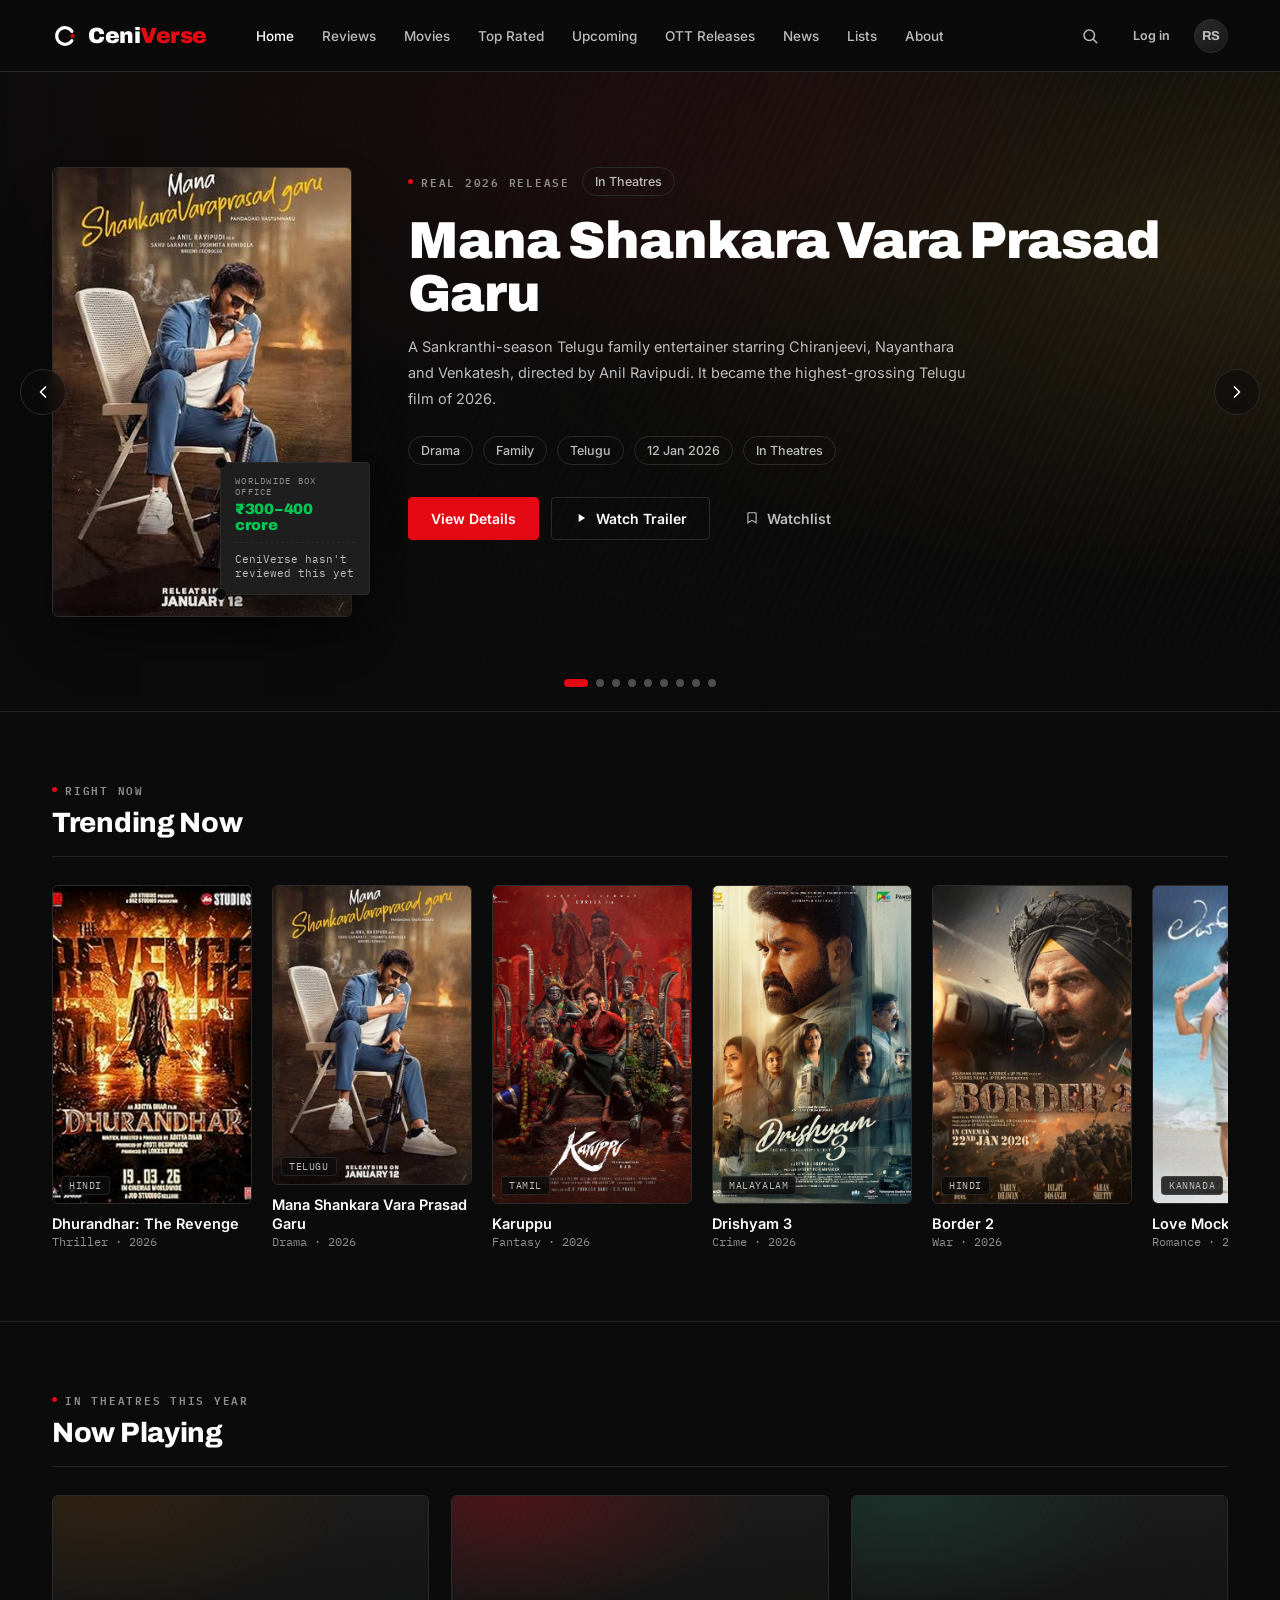
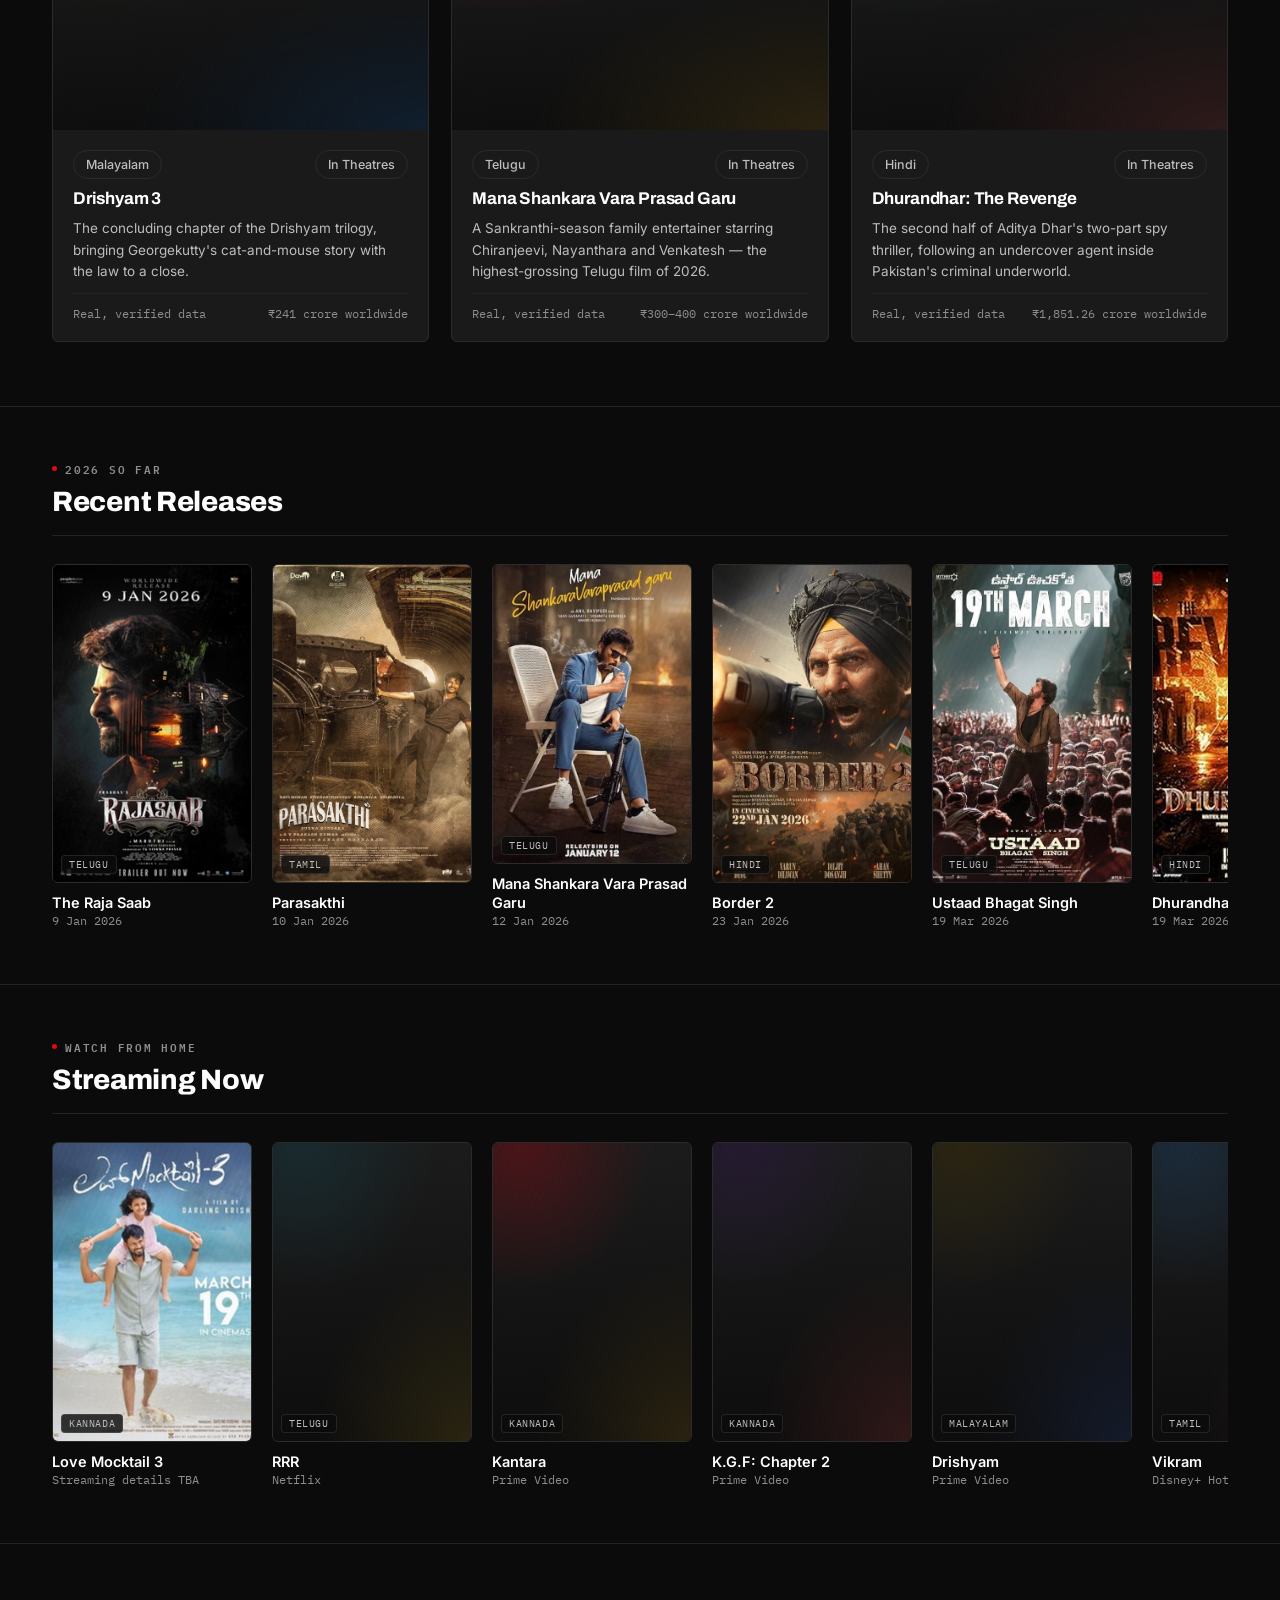
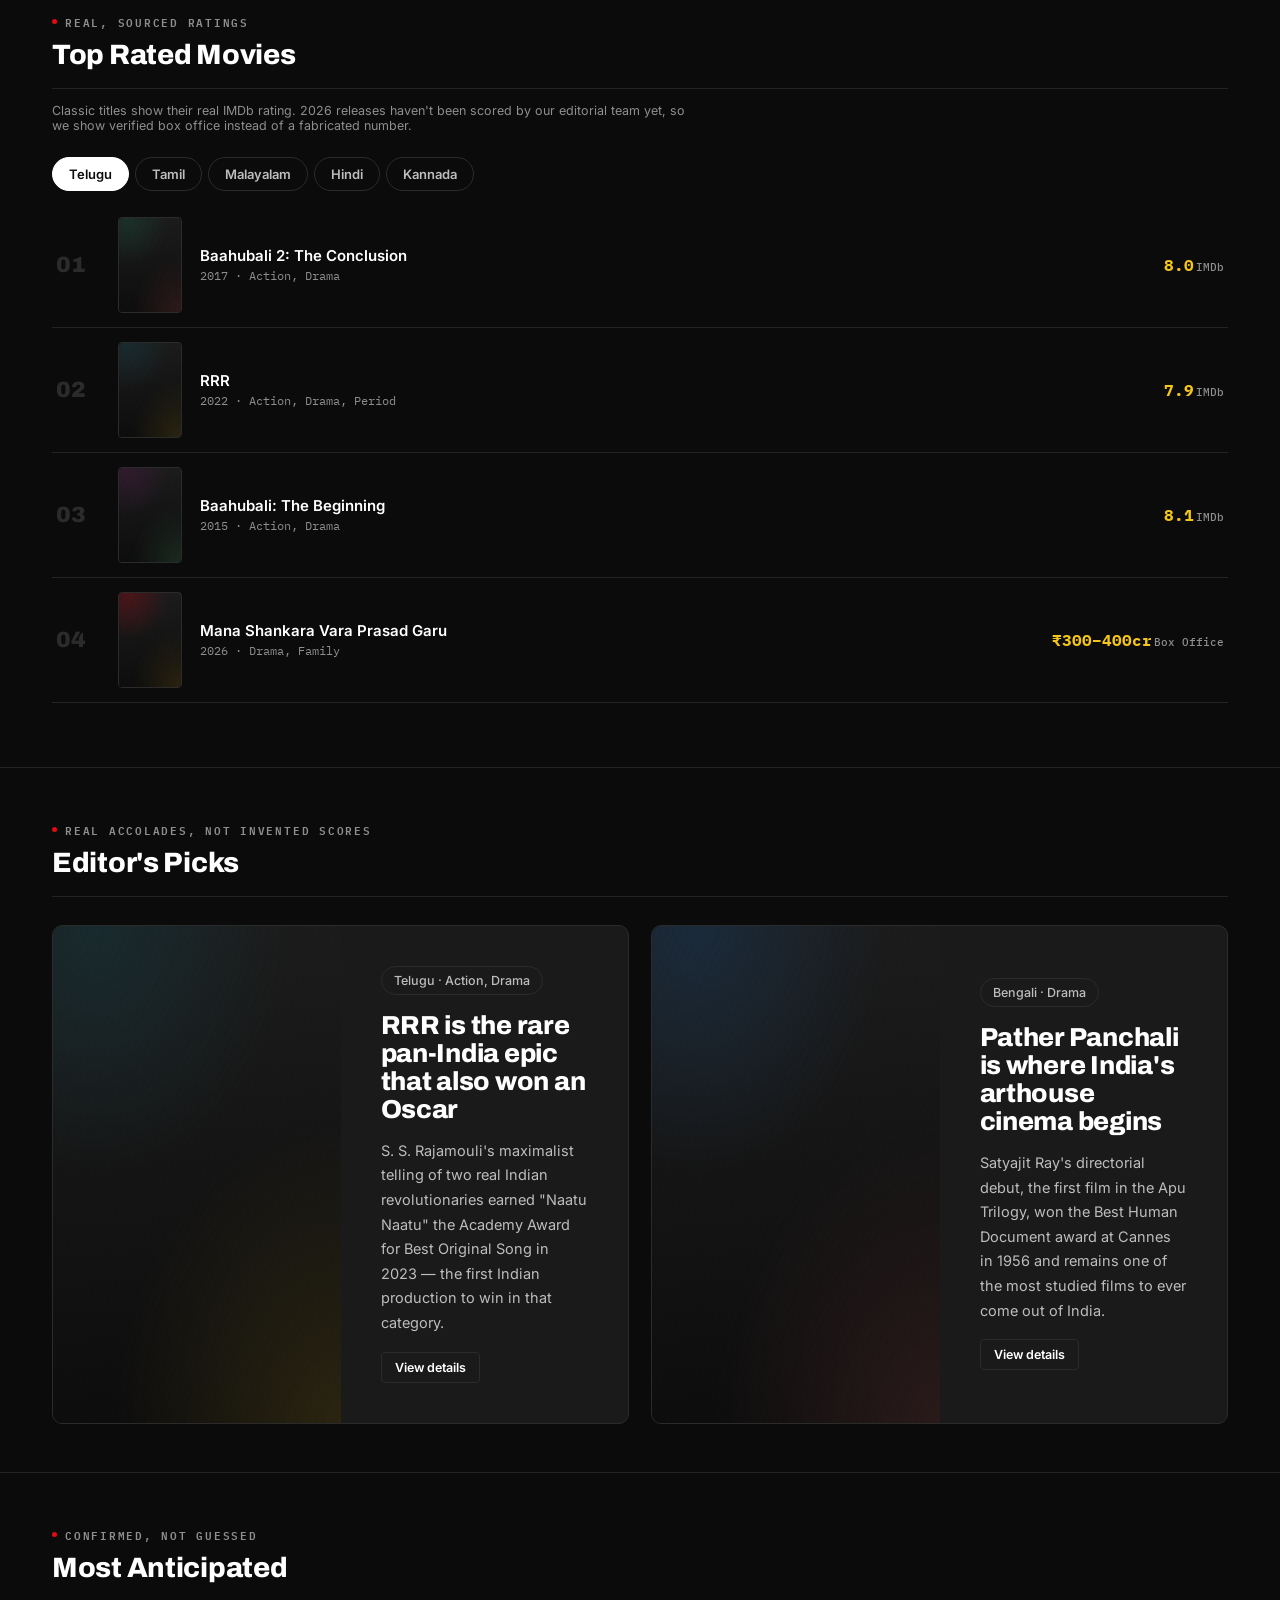
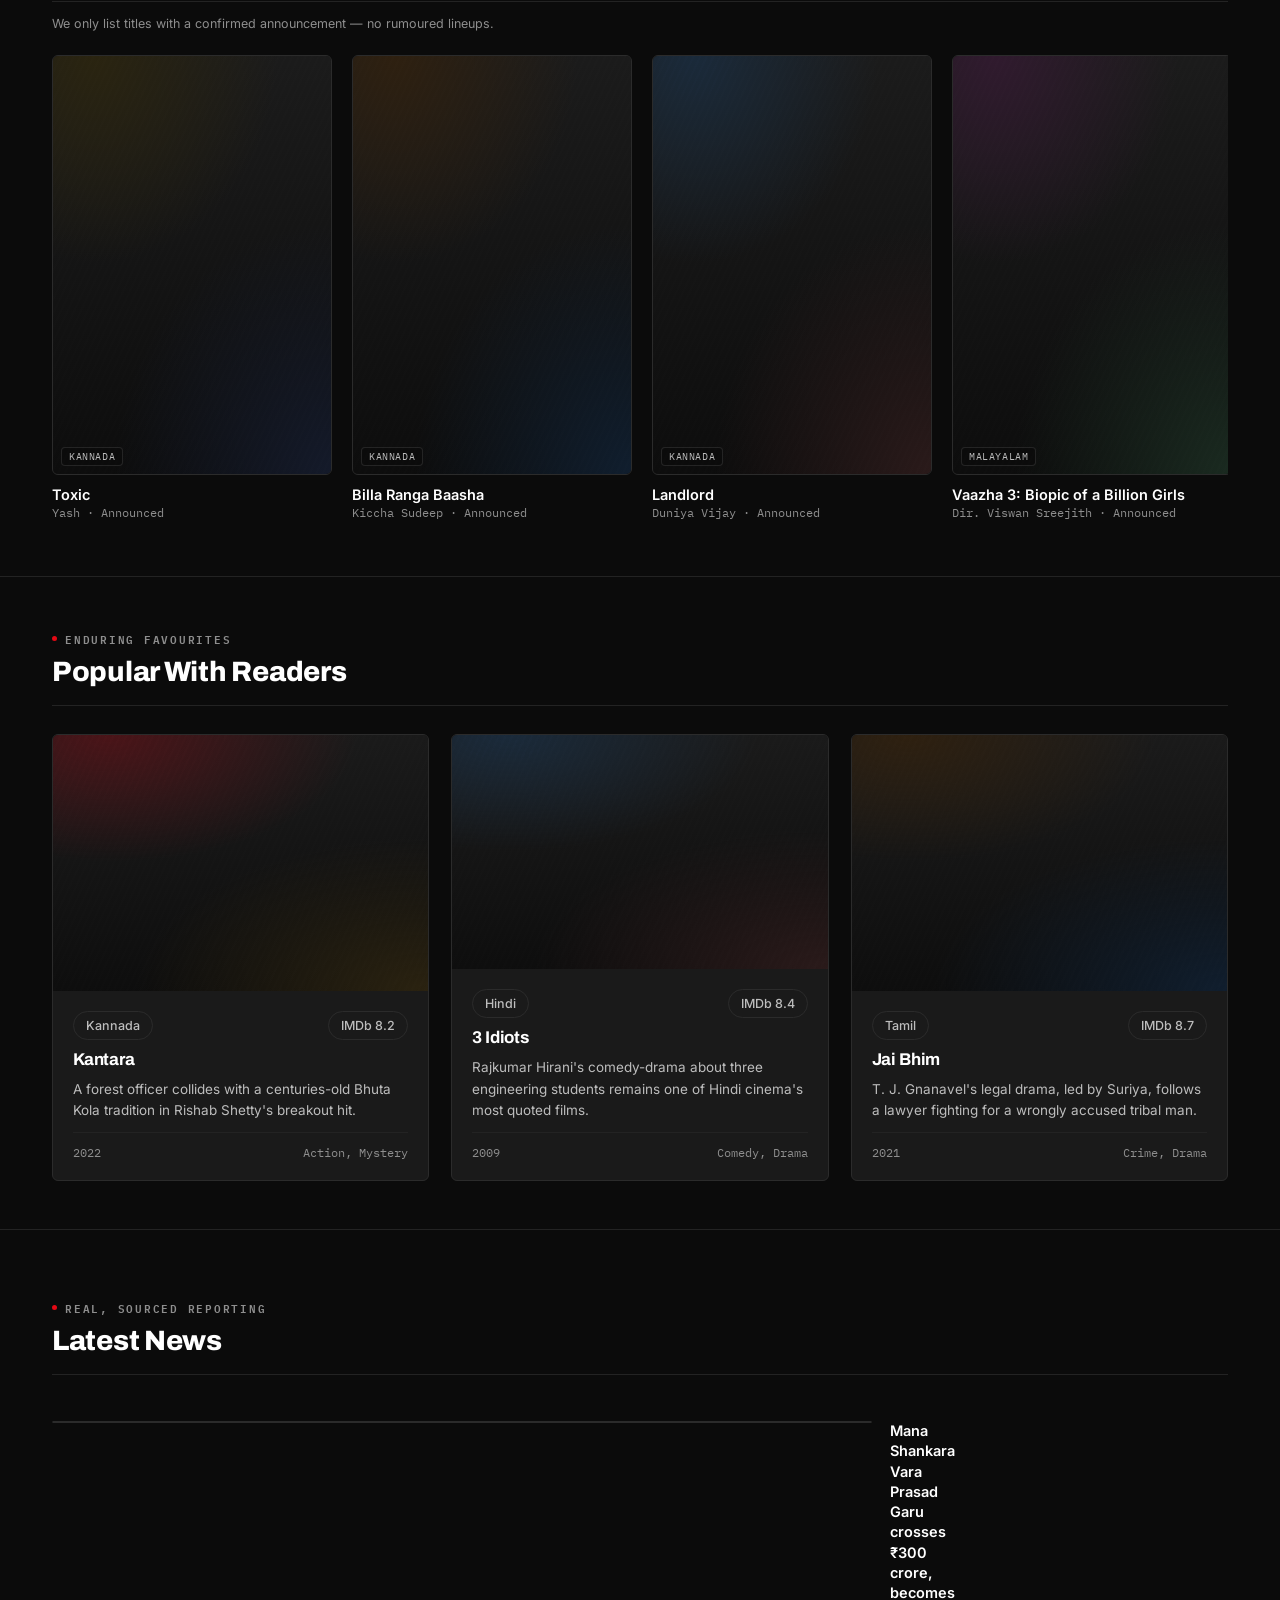
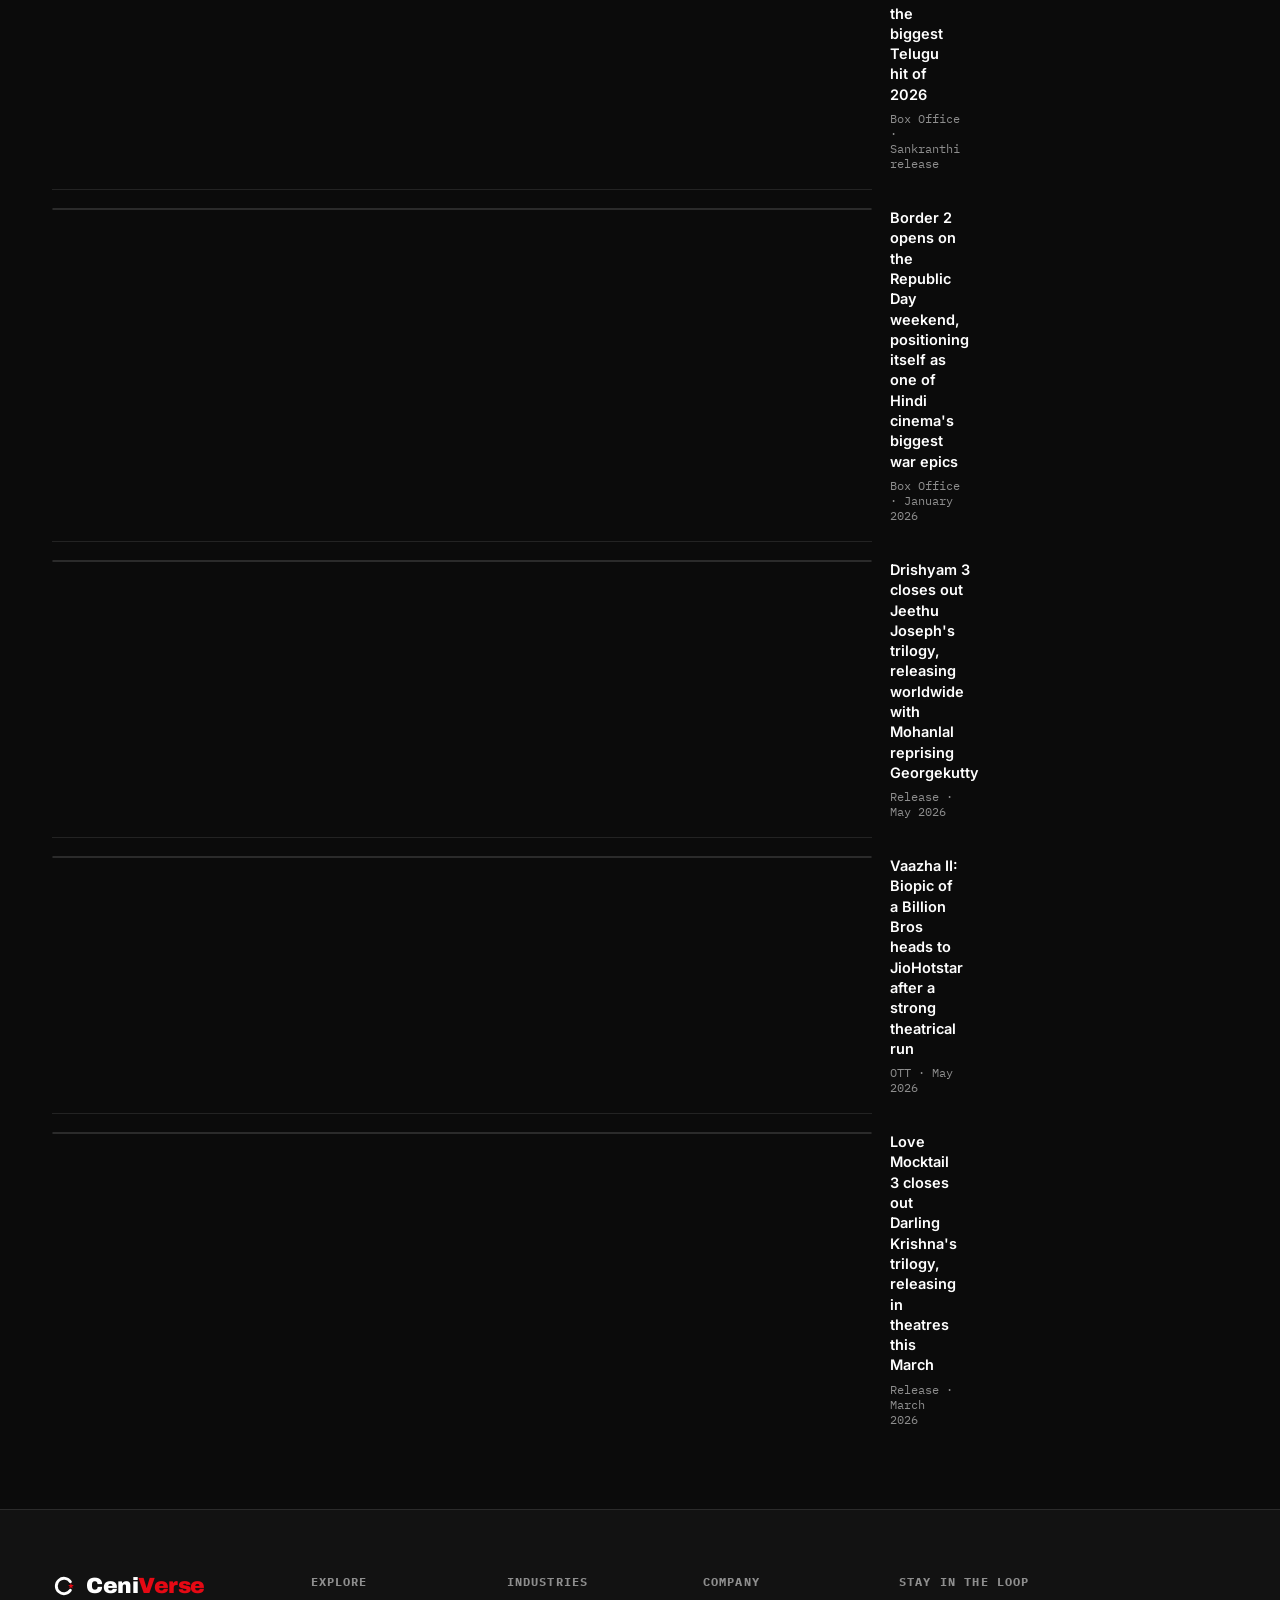
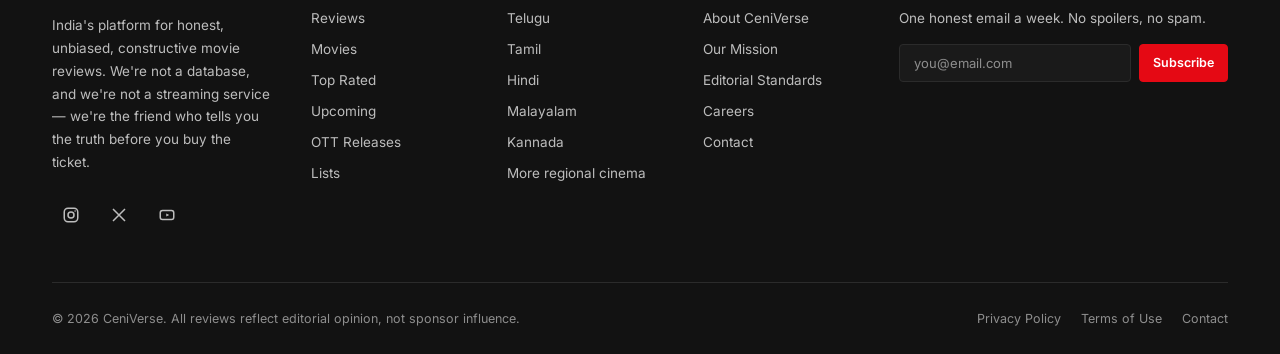
<file: index.html>
<!DOCTYPE html>
<html lang="en">
<head>
<meta charset="UTF-8">
<meta name="viewport" content="width=device-width, initial-scale=1.0">
<title>CeniVerse — Where Indian Cinema Meets Honest Reviews</title>
<meta name="description" content="CeniVerse is India's platform for honest, unbiased, constructive movie reviews across Telugu, Tamil, Hindi, Malayalam, Kannada and every regional cinema.">
<link rel="icon" type="image/svg+xml" href="favicon.svg">
<link rel="stylesheet" href="style.css">
</head>
<body>

<!-- ============================= HEADER ============================= -->
<header class="site-header">
  <div class="container">
    <a href="index.html" class="logo">
      <svg class="logo-mark" viewBox="0 0 100 100" xmlns="http://www.w3.org/2000/svg" aria-hidden="true">
        <path d="M 76.53 67.89 A 32 32 0 1 1 76.53 32.11" fill="none" stroke="#FFFFFF" stroke-width="12" stroke-linecap="round"/>
        <path d="M 79.0 37.5 L 82.0 45.87 L 90.89 46.14 L 83.85 51.58 L 86.35 60.11 L 79.0 55.1 L 71.65 60.11 L 74.15 51.58 L 67.11 46.14 L 76.0 45.87 Z" fill="#E50914"/>
      </svg>
      <span class="logo-text">Ceni<span class="logo-accent">Verse</span></span>
    </a>

    <nav class="main-nav" aria-label="Primary">
      <a href="index.html" class="active">Home</a>
      <a href="#reviews">Reviews</a>
      <a href="movie.html?id=kaalayanam">Movies</a>
      <a href="#top-rated">Top Rated</a>
      <a href="#upcoming">Upcoming</a>
      <a href="#ott">OTT Releases</a>
      <a href="#news">News</a>
      <a href="#lists">Lists</a>
      <a href="#about">About</a>
    </nav>

    <div class="header-actions">
      <button class="icon-btn" id="searchTrigger" aria-label="Search">
        <svg viewBox="0 0 24 24" stroke-width="2" stroke-linecap="round"><circle cx="11" cy="11" r="7"/><path d="m21 21-4.3-4.3"/></svg>
      </button>
      <a href="#" class="btn btn-ghost btn-sm">Log in</a>
      <a href="#" class="avatar-btn">RS</a>
      <button class="icon-btn mobile-toggle" id="mobileToggle" aria-label="Menu">
        <svg viewBox="0 0 24 24" stroke-width="2" stroke-linecap="round"><path d="M4 6h16M4 12h16M4 18h16"/></svg>
      </button>
    </div>
  </div>
</header>

<!-- Mobile nav drawer -->
<nav id="mobileNav" aria-label="Mobile">
  <a href="index.html">Home</a>
  <a href="#reviews">Reviews</a>
  <a href="movie.html?id=kaalayanam">Movies</a>
  <a href="#top-rated">Top Rated</a>
  <a href="#upcoming">Upcoming</a>
  <a href="#ott">OTT Releases</a>
  <a href="#news">News</a>
  <a href="#lists">Lists</a>
  <a href="#about">About</a>
</nav>

<!-- Search overlay -->
<div id="searchOverlay">
  <div style="width:100%;max-width:620px;padding:0 24px;margin:12vh auto 0;">
    <div style="display:flex;align-items:center;justify-content:space-between;margin-bottom:14px;">
      <span class="eyebrow"><span class="dot"></span>Search CeniVerse</span>
      <button id="searchClose" class="icon-btn" aria-label="Close search">
        <svg viewBox="0 0 24 24" stroke-width="2" stroke-linecap="round"><path d="M6 6l12 12M18 6 6 18"/></svg>
      </button>
    </div>
    <div style="position:relative;">
      <input type="text" id="searchInput" autocomplete="off" placeholder="Search movies, actors, directors, languages, years…" style="width:100%;background:var(--card);border:1px solid var(--border);border-radius:8px;padding:16px 18px;color:#fff;font-size:16px;font-family:var(--font-body);">
      <div id="searchSuggestions" class="search-suggestions" hidden></div>
    </div>
    <div style="margin-top:18px;display:flex;gap:8px;flex-wrap:wrap;">
      <span style="font-size:12px;color:var(--text-muted);font-family:var(--font-mono);padding-top:6px;">Try —</span>
      <span class="pill">Baahubali</span>
      <span class="pill">RRR</span>
      <span class="pill">Mohanlal</span>
      <span class="pill">Kantara</span>
    </div>
  </div>
</div>

<!-- ============================= HERO CAROUSEL ============================= -->
<section class="hero-carousel" id="heroCarousel" aria-roledescription="carousel" aria-label="Featured movies">

  <div class="hc-slide active" data-index="0">
    <div class="hc-backdrop ph-backdrop" data-tone="1"></div>
    <div class="hc-scrim"></div>
    <div class="container">
      <div class="hc-content">
        <div class="hero-inner">
          <div class="hero-poster-wrap">
            <img src="assets/posters/mana-shankara-vara-prasad-garu.jpg" alt="Mana Shankara Vara Prasad Garu poster" class="hero-poster" loading="eager">
            <div class="verdict-stub">
              <div class="vs-label">Worldwide Box Office</div>
              <div class="vs-verdict yes" style="font-size:15px;">₹300–400 crore</div>
              <div class="vs-dash"></div>
              <div class="vs-score">CeniVerse hasn't reviewed this yet</div>
            </div>
          </div>
          <div>
            <div class="hero-meta-top"><span class="eyebrow"><span class="dot"></span>Real 2026 Release</span><span class="pill">In Theatres</span></div>
            <h1 class="hero-title">Mana Shankara Vara Prasad Garu</h1>
            <p class="hc-desc">A Sankranthi-season Telugu family entertainer starring Chiranjeevi, Nayanthara and Venkatesh, directed by Anil Ravipudi. It became the highest-grossing Telugu film of 2026.</p>
            <div class="hero-facts"><span class="pill">Drama</span><span class="pill">Family</span><span class="pill">Telugu</span><span class="pill">12 Jan 2026</span><span class="pill">In Theatres</span></div>
            <div class="hero-cta-row">
              <a href="movie.html?id=mana-shankara-vara-prasad-garu" class="btn btn-accent">View Details</a>
              <a href="https://www.youtube.com/results?search_query=Mana+Shankara+Vara+Prasad+Garu+official+trailer" target="_blank" rel="noopener" class="btn"><svg width="14" height="14" viewBox="0 0 24 24" fill="currentColor"><path d="M8 5v14l11-7z"/></svg>Watch Trailer</a>
              <button class="btn btn-ghost" data-toggle="save"><svg width="14" height="14" viewBox="0 0 24 24" stroke="currentColor" stroke-width="2" fill="none"><path d="M6 3h12a1 1 0 0 1 1 1v16l-7-4-7 4V4a1 1 0 0 1 1-1z"/></svg><span class="save-label">Watchlist</span></button>
            </div>
          </div>
        </div>
      </div>
    </div>
  </div>
  <div class="hc-slide" data-index="1">
    <div class="hc-backdrop ph-backdrop" data-tone="2"></div>
    <div class="hc-scrim"></div>
    <div class="container">
      <div class="hc-content">
        <div class="hero-inner">
          <div class="hero-poster-wrap">
            <img src="assets/posters/the-raja-saab.jpg" alt="The Raja Saab poster" class="hero-poster" loading="eager">
            <div class="verdict-stub">
              <div class="vs-label">Worldwide Box Office</div>
              <div class="vs-verdict yes" style="font-size:15px;">₹208.38 crore</div>
              <div class="vs-dash"></div>
              <div class="vs-score">CeniVerse hasn't reviewed this yet</div>
            </div>
          </div>
          <div>
            <div class="hero-meta-top"><span class="eyebrow"><span class="dot"></span>Real 2026 Release</span><span class="pill">In Theatres</span></div>
            <h1 class="hero-title">The Raja Saab</h1>
            <p class="hc-desc">A horror-comedy starring Prabhas in one of his first genre departures, released in a high-profile Sankranthi theatrical clash.</p>
            <div class="hero-facts"><span class="pill">Horror</span><span class="pill">Comedy</span><span class="pill">Telugu</span><span class="pill">9 Jan 2026</span><span class="pill">In Theatres</span></div>
            <div class="hero-cta-row">
              <a href="movie.html?id=the-raja-saab" class="btn btn-accent">View Details</a>
              <a href="https://www.youtube.com/results?search_query=The+Raja+Saab+official+trailer" target="_blank" rel="noopener" class="btn"><svg width="14" height="14" viewBox="0 0 24 24" fill="currentColor"><path d="M8 5v14l11-7z"/></svg>Watch Trailer</a>
              <button class="btn btn-ghost" data-toggle="save"><svg width="14" height="14" viewBox="0 0 24 24" stroke="currentColor" stroke-width="2" fill="none"><path d="M6 3h12a1 1 0 0 1 1 1v16l-7-4-7 4V4a1 1 0 0 1 1-1z"/></svg><span class="save-label">Watchlist</span></button>
            </div>
          </div>
        </div>
      </div>
    </div>
  </div>
  <div class="hc-slide" data-index="2">
    <div class="hc-backdrop ph-backdrop" data-tone="3"></div>
    <div class="hc-scrim"></div>
    <div class="container">
      <div class="hc-content">
        <div class="hero-inner">
          <div class="hero-poster-wrap">
            <img src="assets/posters/ustaad-bhagat-singh.jpg" alt="Ustaad Bhagat Singh poster" class="hero-poster" loading="eager">
            <div class="verdict-stub">
              <div class="vs-label">Worldwide Box Office</div>
              <div class="vs-verdict yes" style="font-size:15px;">₹97 crore</div>
              <div class="vs-dash"></div>
              <div class="vs-score">CeniVerse hasn't reviewed this yet</div>
            </div>
          </div>
          <div>
            <div class="hero-meta-top"><span class="eyebrow"><span class="dot"></span>Real 2026 Release</span><span class="pill">In Theatres</span></div>
            <h1 class="hero-title">Ustaad Bhagat Singh</h1>
            <p class="hc-desc">A Telugu mass-action entertainer starring Pawan Kalyan, directed by Harish Shankar, released during the Ugadi theatrical window.</p>
            <div class="hero-facts"><span class="pill">Action</span><span class="pill">Drama</span><span class="pill">Telugu</span><span class="pill">19 Mar 2026</span><span class="pill">In Theatres</span></div>
            <div class="hero-cta-row">
              <a href="movie.html?id=ustaad-bhagat-singh" class="btn btn-accent">View Details</a>
              <a href="https://www.youtube.com/results?search_query=Ustaad+Bhagat+Singh+official+trailer" target="_blank" rel="noopener" class="btn"><svg width="14" height="14" viewBox="0 0 24 24" fill="currentColor"><path d="M8 5v14l11-7z"/></svg>Watch Trailer</a>
              <button class="btn btn-ghost" data-toggle="save"><svg width="14" height="14" viewBox="0 0 24 24" stroke="currentColor" stroke-width="2" fill="none"><path d="M6 3h12a1 1 0 0 1 1 1v16l-7-4-7 4V4a1 1 0 0 1 1-1z"/></svg><span class="save-label">Watchlist</span></button>
            </div>
          </div>
        </div>
      </div>
    </div>
  </div>
  <div class="hc-slide" data-index="3">
    <div class="hc-backdrop ph-backdrop" data-tone="4"></div>
    <div class="hc-scrim"></div>
    <div class="container">
      <div class="hc-content">
        <div class="hero-inner">
          <div class="hero-poster-wrap">
            <img src="assets/posters/karuppu.jpg" alt="Karuppu poster" class="hero-poster" loading="eager">
            <div class="verdict-stub">
              <div class="vs-label">Worldwide Box Office</div>
              <div class="vs-verdict yes" style="font-size:15px;">est. ₹300 crore</div>
              <div class="vs-dash"></div>
              <div class="vs-score">Budget — est. ₹130–140 crore</div>
            </div>
          </div>
          <div>
            <div class="hero-meta-top"><span class="eyebrow"><span class="dot"></span>Real 2026 Release</span><span class="pill">In Theatres</span></div>
            <h1 class="hero-title">Karuppu</h1>
            <p class="hc-desc">In a world where justice falters, guardian deity Vettai Karuppu takes the guise of a lawyer to battle a corrupt legal system preying on the powerless.</p>
            <div class="hero-facts"><span class="pill">Fantasy</span><span class="pill">Action</span><span class="pill"><strong>152 min</strong></span><span class="pill">Tamil</span><span class="pill">15 May 2026</span><span class="pill">In Theatres</span></div>
            <div class="hero-cta-row">
              <a href="movie.html?id=karuppu" class="btn btn-accent">View Details</a>
              <a href="https://www.youtube.com/results?search_query=Karuppu+official+trailer" target="_blank" rel="noopener" class="btn"><svg width="14" height="14" viewBox="0 0 24 24" fill="currentColor"><path d="M8 5v14l11-7z"/></svg>Watch Trailer</a>
              <button class="btn btn-ghost" data-toggle="save"><svg width="14" height="14" viewBox="0 0 24 24" stroke="currentColor" stroke-width="2" fill="none"><path d="M6 3h12a1 1 0 0 1 1 1v16l-7-4-7 4V4a1 1 0 0 1 1-1z"/></svg><span class="save-label">Watchlist</span></button>
            </div>
          </div>
        </div>
      </div>
    </div>
  </div>
  <div class="hc-slide" data-index="4">
    <div class="hc-backdrop ph-backdrop" data-tone="5"></div>
    <div class="hc-scrim"></div>
    <div class="container">
      <div class="hc-content">
        <div class="hero-inner">
          <div class="hero-poster-wrap">
            <img src="assets/posters/dhurandhar-the-revenge.jpg" alt="Dhurandhar: The Revenge poster" class="hero-poster" loading="eager">
            <div class="verdict-stub">
              <div class="vs-label">Worldwide Box Office</div>
              <div class="vs-verdict yes" style="font-size:15px;">₹1,851.26 crore</div>
              <div class="vs-dash"></div>
              <div class="vs-score">Budget — ₹250–255 crore (combined with Part 1)</div>
            </div>
          </div>
          <div>
            <div class="hero-meta-top"><span class="eyebrow"><span class="dot"></span>Real 2026 Release</span><span class="pill">In Theatres</span></div>
            <h1 class="hero-title">Dhurandhar: The Revenge</h1>
            <p class="hc-desc">Hamza Ali Mazari, whose real identity is Jaskirat Singh Rangi, continues his undercover intelligence operation within Pakistan's criminal and political underworld. The second half of a two-part spy thriller.</p>
            <div class="hero-facts"><span class="pill">Action</span><span class="pill">Crime</span><span class="pill">Thriller</span><span class="pill"><strong>229 min</strong></span><span class="pill">Hindi</span><span class="pill">19 Mar 2026</span><span class="pill">A</span><span class="pill">In Theatres</span></div>
            <div class="hero-cta-row">
              <a href="movie.html?id=dhurandhar-the-revenge" class="btn btn-accent">View Details</a>
              <a href="https://www.youtube.com/results?search_query=Dhurandhar:+The+Revenge+official+trailer" target="_blank" rel="noopener" class="btn"><svg width="14" height="14" viewBox="0 0 24 24" fill="currentColor"><path d="M8 5v14l11-7z"/></svg>Watch Trailer</a>
              <button class="btn btn-ghost" data-toggle="save"><svg width="14" height="14" viewBox="0 0 24 24" stroke="currentColor" stroke-width="2" fill="none"><path d="M6 3h12a1 1 0 0 1 1 1v16l-7-4-7 4V4a1 1 0 0 1 1-1z"/></svg><span class="save-label">Watchlist</span></button>
            </div>
          </div>
        </div>
      </div>
    </div>
  </div>
  <div class="hc-slide" data-index="5">
    <div class="hc-backdrop ph-backdrop" data-tone="6"></div>
    <div class="hc-scrim"></div>
    <div class="container">
      <div class="hc-content">
        <div class="hero-inner">
          <div class="hero-poster-wrap">
            <img src="assets/posters/drishyam-3.jpg" alt="Drishyam 3 poster" class="hero-poster" loading="eager">
            <div class="verdict-stub">
              <div class="vs-label">Worldwide Box Office</div>
              <div class="vs-verdict yes" style="font-size:15px;">₹241 crore</div>
              <div class="vs-dash"></div>
              <div class="vs-score">CeniVerse hasn't reviewed this yet</div>
            </div>
          </div>
          <div>
            <div class="hero-meta-top"><span class="eyebrow"><span class="dot"></span>Real 2026 Release</span><span class="pill">In Theatres</span></div>
            <h1 class="hero-title">Drishyam 3</h1>
            <p class="hc-desc">The concluding chapter of the Drishyam trilogy, bringing Georgekutty's cat-and-mouse story with the law to a close.</p>
            <div class="hero-facts"><span class="pill">Crime</span><span class="pill">Drama</span><span class="pill">Thriller</span><span class="pill"><strong>160 min</strong></span><span class="pill">Malayalam</span><span class="pill">21 May 2026</span><span class="pill">In Theatres</span></div>
            <div class="hero-cta-row">
              <a href="movie.html?id=drishyam-3" class="btn btn-accent">View Details</a>
              <a href="https://www.youtube.com/results?search_query=Drishyam+3+official+trailer" target="_blank" rel="noopener" class="btn"><svg width="14" height="14" viewBox="0 0 24 24" fill="currentColor"><path d="M8 5v14l11-7z"/></svg>Watch Trailer</a>
              <button class="btn btn-ghost" data-toggle="save"><svg width="14" height="14" viewBox="0 0 24 24" stroke="currentColor" stroke-width="2" fill="none"><path d="M6 3h12a1 1 0 0 1 1 1v16l-7-4-7 4V4a1 1 0 0 1 1-1z"/></svg><span class="save-label">Watchlist</span></button>
            </div>
          </div>
        </div>
      </div>
    </div>
  </div>
  <div class="hc-slide" data-index="6">
    <div class="hc-backdrop ph-backdrop" data-tone="7"></div>
    <div class="hc-scrim"></div>
    <div class="container">
      <div class="hc-content">
        <div class="hero-inner">
          <div class="hero-poster-wrap">
            <img src="assets/posters/love-mocktail-3.jpg" alt="Love Mocktail 3 poster" class="hero-poster" loading="eager">
            <div class="verdict-stub">
              <div class="vs-label">Status</div>
              <div class="vs-verdict yes" style="font-size:15px;">In Theatres</div>
              <div class="vs-dash"></div>
              <div class="vs-score">CeniVerse hasn't reviewed this yet</div>
            </div>
          </div>
          <div>
            <div class="hero-meta-top"><span class="eyebrow"><span class="dot"></span>Real 2026 Release</span><span class="pill">In Theatres</span></div>
            <h1 class="hero-title">Love Mocktail 3</h1>
            <p class="hc-desc">Adi's life takes an unexpected turn after he and his family adopt Nidhi — but their newfound contentment is soon jeopardised by a series of disturbing events. The third and final chapter of the Love Mocktail trilogy.</p>
            <div class="hero-facts"><span class="pill">Drama</span><span class="pill">Romance</span><span class="pill"><strong>134 min</strong></span><span class="pill">Kannada</span><span class="pill">19 Mar 2026</span><span class="pill">U/A</span><span class="pill">In Theatres</span></div>
            <div class="hero-cta-row">
              <a href="movie.html?id=love-mocktail-3" class="btn btn-accent">View Details</a>
              <a href="https://www.youtube.com/results?search_query=Love+Mocktail+3+official+trailer" target="_blank" rel="noopener" class="btn"><svg width="14" height="14" viewBox="0 0 24 24" fill="currentColor"><path d="M8 5v14l11-7z"/></svg>Watch Trailer</a>
              <button class="btn btn-ghost" data-toggle="save"><svg width="14" height="14" viewBox="0 0 24 24" stroke="currentColor" stroke-width="2" fill="none"><path d="M6 3h12a1 1 0 0 1 1 1v16l-7-4-7 4V4a1 1 0 0 1 1-1z"/></svg><span class="save-label">Watchlist</span></button>
            </div>
          </div>
        </div>
      </div>
    </div>
  </div>
  <div class="hc-slide" data-index="7">
    <div class="hc-backdrop ph-backdrop" data-tone="8"></div>
    <div class="hc-scrim"></div>
    <div class="container">
      <div class="hc-content">
        <div class="hero-inner">
          <div class="hero-poster-wrap">
            <img src="assets/posters/border-2.jpg" alt="Border 2 poster" class="hero-poster" loading="eager">
            <div class="verdict-stub">
              <div class="vs-label">Worldwide Box Office</div>
              <div class="vs-verdict yes" style="font-size:15px;">₹464.5 crore</div>
              <div class="vs-dash"></div>
              <div class="vs-score">Budget — ₹275 crore</div>
            </div>
          </div>
          <div>
            <div class="hero-meta-top"><span class="eyebrow"><span class="dot"></span>Real 2026 Release</span><span class="pill">In Theatres</span></div>
            <h1 class="hero-title">Border 2</h1>
            <p class="hc-desc">A standalone spiritual successor to J. P. Dutta's 1997 war classic Border, following young Indian soldiers during the 1971 Indo-Pakistani war. Released over the Republic Day weekend.</p>
            <div class="hero-facts"><span class="pill">War</span><span class="pill">Action</span><span class="pill">Drama</span><span class="pill"><strong>201 min</strong></span><span class="pill">Hindi</span><span class="pill">23 Jan 2026</span><span class="pill">U/A</span><span class="pill">In Theatres</span></div>
            <div class="hero-cta-row">
              <a href="movie.html?id=border-2" class="btn btn-accent">View Details</a>
              <a href="https://www.youtube.com/results?search_query=Border+2+official+trailer" target="_blank" rel="noopener" class="btn"><svg width="14" height="14" viewBox="0 0 24 24" fill="currentColor"><path d="M8 5v14l11-7z"/></svg>Watch Trailer</a>
              <button class="btn btn-ghost" data-toggle="save"><svg width="14" height="14" viewBox="0 0 24 24" stroke="currentColor" stroke-width="2" fill="none"><path d="M6 3h12a1 1 0 0 1 1 1v16l-7-4-7 4V4a1 1 0 0 1 1-1z"/></svg><span class="save-label">Watchlist</span></button>
            </div>
          </div>
        </div>
      </div>
    </div>
  </div>
  <div class="hc-slide" data-index="8">
    <div class="hc-backdrop ph-backdrop" data-tone="1"></div>
    <div class="hc-scrim"></div>
    <div class="container">
      <div class="hc-content">
        <div class="hero-inner">
          <div class="hero-poster-wrap">
            <img src="assets/posters/parasakthi.jpg" alt="Parasakthi poster" class="hero-poster" loading="eager">
            <div class="verdict-stub">
              <div class="vs-label">Worldwide Box Office</div>
              <div class="vs-verdict yes" style="font-size:15px;">est. ₹84–100 crore</div>
              <div class="vs-dash"></div>
              <div class="vs-score">Budget — ₹150–250 crore</div>
            </div>
          </div>
          <div>
            <div class="hero-meta-top"><span class="eyebrow"><span class="dot"></span>Real 2026 Release</span><span class="pill">In Theatres</span></div>
            <h1 class="hero-title">Parasakthi</h1>
            <p class="hc-desc">Set in 1960s Tamil Nadu, two brothers are swept up in the Anti-Hindi Imposition agitations while facing a ruthless Intelligence Bureau officer.</p>
            <div class="hero-facts"><span class="pill">Action</span><span class="pill">Drama</span><span class="pill">History</span><span class="pill"><strong>162 min</strong></span><span class="pill">Tamil</span><span class="pill">10 Jan 2026</span><span class="pill">In Theatres</span></div>
            <div class="hero-cta-row">
              <a href="movie.html?id=parasakthi" class="btn btn-accent">View Details</a>
              <a href="https://www.youtube.com/results?search_query=Parasakthi+official+trailer" target="_blank" rel="noopener" class="btn"><svg width="14" height="14" viewBox="0 0 24 24" fill="currentColor"><path d="M8 5v14l11-7z"/></svg>Watch Trailer</a>
              <button class="btn btn-ghost" data-toggle="save"><svg width="14" height="14" viewBox="0 0 24 24" stroke="currentColor" stroke-width="2" fill="none"><path d="M6 3h12a1 1 0 0 1 1 1v16l-7-4-7 4V4a1 1 0 0 1 1-1z"/></svg><span class="save-label">Watchlist</span></button>
            </div>
          </div>
        </div>
      </div>
    </div>
  </div>

  <button class="hc-arrow hc-arrow-left" id="hcPrev" aria-label="Previous movie">
    <svg viewBox="0 0 24 24" stroke-width="2" stroke-linecap="round" stroke-linejoin="round"><path d="M15 18l-6-6 6-6"/></svg>
  </button>
  <button class="hc-arrow hc-arrow-right" id="hcNext" aria-label="Next movie">
    <svg viewBox="0 0 24 24" stroke-width="2" stroke-linecap="round" stroke-linejoin="round"><path d="M9 6l6 6-6 6"/></svg>
  </button>

  <div class="hc-dots" id="hcDots" role="tablist" aria-label="Select featured movie">
    <button class="hc-dot active" data-slide="0" aria-label="Mana Shankara Vara Prasad Garu" role="tab" aria-selected="true"></button>
    <button class="hc-dot" data-slide="1" aria-label="The Raja Saab" role="tab" aria-selected="false"></button>
    <button class="hc-dot" data-slide="2" aria-label="Ustaad Bhagat Singh" role="tab" aria-selected="false"></button>
    <button class="hc-dot" data-slide="3" aria-label="Karuppu" role="tab" aria-selected="false"></button>
    <button class="hc-dot" data-slide="4" aria-label="Dhurandhar: The Revenge" role="tab" aria-selected="false"></button>
    <button class="hc-dot" data-slide="5" aria-label="Drishyam 3" role="tab" aria-selected="false"></button>
    <button class="hc-dot" data-slide="6" aria-label="Love Mocktail 3" role="tab" aria-selected="false"></button>
    <button class="hc-dot" data-slide="7" aria-label="Border 2" role="tab" aria-selected="false"></button>
    <button class="hc-dot" data-slide="8" aria-label="Parasakthi" role="tab" aria-selected="false"></button>
  </div>
</section>

<!-- ============================= TRENDING NOW ============================= -->
<section class="block" id="reviews">
  <div class="container">
    <div class="section-head">
      <div>
        <span class="eyebrow"><span class="dot"></span>Right now</span>
        <h2>Trending Now</h2>
      </div>
    </div>
    <div class="rail">
      <a href="movie.html?id=dhurandhar-the-revenge" class="m-card">
        <div class="m-poster ph-poster" data-tone="5"><img src="assets/posters/dhurandhar-the-revenge.jpg" alt="Dhurandhar: The Revenge poster" class="poster-img" loading="lazy" style="position:absolute;inset:0;">
          <div class="m-lang">Hindi</div>
        </div>
        <div>
          <div class="m-title">Dhurandhar: The Revenge</div>
          <div class="m-sub">Thriller · 2026</div>
        </div>
      </a>
      <a href="movie.html?id=mana-shankara-vara-prasad-garu" class="m-card">
        <div class="m-poster ph-poster" data-tone="1"><img src="assets/posters/mana-shankara-vara-prasad-garu.jpg" alt="Mana Shankara Vara Prasad Garu poster" class="poster-img" loading="lazy" style="position:absolute;inset:0;">
          <div class="m-lang">Telugu</div>
        </div>
        <div>
          <div class="m-title">Mana Shankara Vara Prasad Garu</div>
          <div class="m-sub">Drama · 2026</div>
        </div>
      </a>
      <a href="movie.html?id=karuppu" class="m-card">
        <div class="m-poster ph-poster" data-tone="4"><img src="assets/posters/karuppu.jpg" alt="Karuppu poster" class="poster-img" loading="lazy" style="position:absolute;inset:0;">
          <div class="m-lang">Tamil</div>
        </div>
        <div>
          <div class="m-title">Karuppu</div>
          <div class="m-sub">Fantasy · 2026</div>
        </div>
      </a>
      <a href="movie.html?id=drishyam-3" class="m-card">
        <div class="m-poster ph-poster" data-tone="6"><img src="assets/posters/drishyam-3.jpg" alt="Drishyam 3 poster" class="poster-img" loading="lazy" style="position:absolute;inset:0;">
          <div class="m-lang">Malayalam</div>
        </div>
        <div>
          <div class="m-title">Drishyam 3</div>
          <div class="m-sub">Crime · 2026</div>
        </div>
      </a>
      <a href="movie.html?id=border-2" class="m-card">
        <div class="m-poster ph-poster" data-tone="8"><img src="assets/posters/border-2.jpg" alt="Border 2 poster" class="poster-img" loading="lazy" style="position:absolute;inset:0;">
          <div class="m-lang">Hindi</div>
        </div>
        <div>
          <div class="m-title">Border 2</div>
          <div class="m-sub">War · 2026</div>
        </div>
      </a>
      <a href="movie.html?id=love-mocktail-3" class="m-card">
        <div class="m-poster ph-poster" data-tone="7"><img src="assets/posters/love-mocktail-3.jpg" alt="Love Mocktail 3 poster" class="poster-img" loading="lazy" style="position:absolute;inset:0;">
          <div class="m-lang">Kannada</div>
        </div>
        <div>
          <div class="m-title">Love Mocktail 3</div>
          <div class="m-sub">Romance · 2026</div>
        </div>
      </a>
    </div>
  </div>
</section>

<!-- ============================= NOW PLAYING ============================= -->
<section class="block">
  <div class="container">
    <div class="section-head">
      <div>
        <span class="eyebrow"><span class="dot"></span>In theatres this year</span>
        <h2>Now Playing</h2>
      </div>
    </div>
    <div class="grid-3">
      <a href="movie.html?id=drishyam-3" class="review-card" style="text-decoration:none;">
        <div class="rc-media ph-poster" data-tone="6" style="aspect-ratio:16/10;"></div>
        <div class="rc-body">
          <div class="rc-topline">
            <span class="pill">Malayalam</span>
            <span class="pill">In Theatres</span>
          </div>
          <h3>Drishyam 3</h3>
          <p class="rc-excerpt">The concluding chapter of the Drishyam trilogy, bringing Georgekutty's cat-and-mouse story with the law to a close.</p>
          <div class="rc-foot"><span>Real, verified data</span><span>₹241 crore worldwide</span></div>
        </div>
      </a>
      <a href="movie.html?id=mana-shankara-vara-prasad-garu" class="review-card" style="text-decoration:none;">
        <div class="rc-media ph-poster" data-tone="1" style="aspect-ratio:16/10;"></div>
        <div class="rc-body">
          <div class="rc-topline">
            <span class="pill">Telugu</span>
            <span class="pill">In Theatres</span>
          </div>
          <h3>Mana Shankara Vara Prasad Garu</h3>
          <p class="rc-excerpt">A Sankranthi-season family entertainer starring Chiranjeevi, Nayanthara and Venkatesh — the highest-grossing Telugu film of 2026.</p>
          <div class="rc-foot"><span>Real, verified data</span><span>₹300–400 crore worldwide</span></div>
        </div>
      </a>
      <a href="movie.html?id=dhurandhar-the-revenge" class="review-card" style="text-decoration:none;">
        <div class="rc-media ph-poster" data-tone="5" style="aspect-ratio:16/10;"></div>
        <div class="rc-body">
          <div class="rc-topline">
            <span class="pill">Hindi</span>
            <span class="pill">In Theatres</span>
          </div>
          <h3>Dhurandhar: The Revenge</h3>
          <p class="rc-excerpt">The second half of Aditya Dhar's two-part spy thriller, following an undercover agent inside Pakistan's criminal underworld.</p>
          <div class="rc-foot"><span>Real, verified data</span><span>₹1,851.26 crore worldwide</span></div>
        </div>
      </a>
    </div>
  </div>
</section>

<!-- ============================= RECENT RELEASES ============================= -->
<section class="block tight" id="upcoming">
  <div class="container">
    <div class="section-head">
      <div>
        <span class="eyebrow"><span class="dot"></span>2026 so far</span>
        <h2>Recent Releases</h2>
      </div>
    </div>
    <div class="rail">
      <div class="m-card">
        <div class="m-poster ph-poster" data-tone="2"><img src="assets/posters/the-raja-saab.jpg" alt="The Raja Saab poster" class="poster-img" loading="lazy" style="position:absolute;inset:0;"><div class="m-lang">Telugu</div></div>
        <div><div class="m-title">The Raja Saab</div><div class="m-sub">9 Jan 2026</div></div>
      </div>
      <div class="m-card">
        <div class="m-poster ph-poster" data-tone="1"><img src="assets/posters/parasakthi.jpg" alt="Parasakthi poster" class="poster-img" loading="lazy" style="position:absolute;inset:0;"><div class="m-lang">Tamil</div></div>
        <div><div class="m-title">Parasakthi</div><div class="m-sub">10 Jan 2026</div></div>
      </div>
      <div class="m-card">
        <div class="m-poster ph-poster" data-tone="1"><img src="assets/posters/mana-shankara-vara-prasad-garu.jpg" alt="Mana Shankara Vara Prasad Garu poster" class="poster-img" loading="lazy" style="position:absolute;inset:0;"><div class="m-lang">Telugu</div></div>
        <div><div class="m-title">Mana Shankara Vara Prasad Garu</div><div class="m-sub">12 Jan 2026</div></div>
      </div>
      <div class="m-card">
        <div class="m-poster ph-poster" data-tone="8"><img src="assets/posters/border-2.jpg" alt="Border 2 poster" class="poster-img" loading="lazy" style="position:absolute;inset:0;"><div class="m-lang">Hindi</div></div>
        <div><div class="m-title">Border 2</div><div class="m-sub">23 Jan 2026</div></div>
      </div>
      <div class="m-card">
        <div class="m-poster ph-poster" data-tone="3"><img src="assets/posters/ustaad-bhagat-singh.jpg" alt="Ustaad Bhagat Singh poster" class="poster-img" loading="lazy" style="position:absolute;inset:0;"><div class="m-lang">Telugu</div></div>
        <div><div class="m-title">Ustaad Bhagat Singh</div><div class="m-sub">19 Mar 2026</div></div>
      </div>
      <div class="m-card">
        <div class="m-poster ph-poster" data-tone="5"><img src="assets/posters/dhurandhar-the-revenge.jpg" alt="Dhurandhar: The Revenge poster" class="poster-img" loading="lazy" style="position:absolute;inset:0;"><div class="m-lang">Hindi</div></div>
        <div><div class="m-title">Dhurandhar: The Revenge</div><div class="m-sub">19 Mar 2026</div></div>
      </div>
      <div class="m-card">
        <div class="m-poster ph-poster" data-tone="7"><img src="assets/posters/love-mocktail-3.jpg" alt="Love Mocktail 3 poster" class="poster-img" loading="lazy" style="position:absolute;inset:0;"><div class="m-lang">Kannada</div></div>
        <div><div class="m-title">Love Mocktail 3</div><div class="m-sub">19 Mar 2026</div></div>
      </div>
      <div class="m-card">
        <div class="m-poster ph-poster" data-tone="4"><img src="assets/posters/karuppu.jpg" alt="Karuppu poster" class="poster-img" loading="lazy" style="position:absolute;inset:0;"><div class="m-lang">Tamil</div></div>
        <div><div class="m-title">Karuppu</div><div class="m-sub">15 May 2026</div></div>
      </div>
      <div class="m-card">
        <div class="m-poster ph-poster" data-tone="6"><img src="assets/posters/drishyam-3.jpg" alt="Drishyam 3 poster" class="poster-img" loading="lazy" style="position:absolute;inset:0;"><div class="m-lang">Malayalam</div></div>
        <div><div class="m-title">Drishyam 3</div><div class="m-sub">21 May 2026</div></div>
      </div>
    </div>
  </div>
</section>

<!-- ============================= STREAMING NOW ============================= -->
<section class="block tight" id="ott">
  <div class="container">
    <div class="section-head">
      <div>
        <span class="eyebrow"><span class="dot"></span>Watch from home</span>
        <h2>Streaming Now</h2>
      </div>
    </div>
    <div class="rail">
      <a href="movie.html?id=love-mocktail-3" class="m-card">
        <div class="m-poster ph-poster" data-tone="7"><img src="assets/posters/love-mocktail-3.jpg" alt="Love Mocktail 3 poster" class="poster-img" loading="lazy" style="position:absolute;inset:0;"><div class="m-lang">Kannada</div></div>
        <div><div class="m-title">Love Mocktail 3</div><div class="m-sub">Streaming details TBA</div></div>
      </a>
      <a href="movie.html?id=rrr" class="m-card">
        <div class="m-poster ph-poster" data-tone="8"><div class="m-lang">Telugu</div></div>
        <div><div class="m-title">RRR</div><div class="m-sub">Netflix</div></div>
      </a>
      <a href="movie.html?id=kantara" class="m-card">
        <div class="m-poster ph-poster" data-tone="1"><div class="m-lang">Kannada</div></div>
        <div><div class="m-title">Kantara</div><div class="m-sub">Prime Video</div></div>
      </a>
      <a href="movie.html?id=kgf-chapter-2" class="m-card">
        <div class="m-poster ph-poster" data-tone="7"><div class="m-lang">Kannada</div></div>
        <div><div class="m-title">K.G.F: Chapter 2</div><div class="m-sub">Prime Video</div></div>
      </a>
      <a href="movie.html?id=drishyam" class="m-card">
        <div class="m-poster ph-poster" data-tone="3"><div class="m-lang">Malayalam</div></div>
        <div><div class="m-title">Drishyam</div><div class="m-sub">Prime Video</div></div>
      </a>
      <a href="movie.html?id=vikram" class="m-card">
        <div class="m-poster ph-poster" data-tone="2"><div class="m-lang">Tamil</div></div>
        <div><div class="m-title">Vikram</div><div class="m-sub">Disney+ Hotstar</div></div>
      </a>
    </div>
  </div>
</section>

<!-- ============================= TOP RATED — LANGUAGE TABS ============================= -->
<section class="block" id="top-rated">
  <div class="container">
    <div class="section-head">
      <div>
        <span class="eyebrow"><span class="dot"></span>Real, sourced ratings</span>
        <h2>Top Rated Movies</h2>
      </div>
    </div>
    <p style="font-size:12.5px;color:var(--text-muted);margin:-14px 0 24px;max-width:640px;">Classic titles show their real IMDb rating. 2026 releases haven't been scored by our editorial team yet, so we show verified box office instead of a fabricated number.</p>

    <div class="lang-tabs">
      <button class="lang-tab active" data-lang="telugu">Telugu</button>
      <button class="lang-tab" data-lang="tamil">Tamil</button>
      <button class="lang-tab" data-lang="malayalam">Malayalam</button>
      <button class="lang-tab" data-lang="hindi">Hindi</button>
      <button class="lang-tab" data-lang="kannada">Kannada</button>
    </div>

    <div class="lang-panel active" id="panel-telugu"><div class="rank-list">
        <div class="rank-row"><div class="rank-num">01</div><div class="rank-thumb ph-poster" data-tone="5"></div><div class="rank-info"><h4><a href="movie.html?id=baahubali-2-the-conclusion" style="color:inherit;text-decoration:none;">Baahubali 2: The Conclusion</a></h4><div class="rank-sub">2017 · Action, Drama</div></div><div class="rank-score">8.0<small>IMDb</small></div></div>
        <div class="rank-row"><div class="rank-num">02</div><div class="rank-thumb ph-poster" data-tone="8"></div><div class="rank-info"><h4><a href="movie.html?id=rrr" style="color:inherit;text-decoration:none;">RRR</a></h4><div class="rank-sub">2022 · Action, Drama, Period</div></div><div class="rank-score">7.9<small>IMDb</small></div></div>
        <div class="rank-row"><div class="rank-num">03</div><div class="rank-thumb ph-poster" data-tone="4"></div><div class="rank-info"><h4><a href="movie.html?id=baahubali-the-beginning" style="color:inherit;text-decoration:none;">Baahubali: The Beginning</a></h4><div class="rank-sub">2015 · Action, Drama</div></div><div class="rank-score">8.1<small>IMDb</small></div></div>
        <div class="rank-row"><div class="rank-num">04</div><div class="rank-thumb ph-poster" data-tone="1"><img src="assets/posters/mana-shankara-vara-prasad-garu.jpg" alt="Mana Shankara Vara Prasad Garu poster" class="poster-img" loading="lazy"></div><div class="rank-info"><h4><a href="movie.html?id=mana-shankara-vara-prasad-garu" style="color:inherit;text-decoration:none;">Mana Shankara Vara Prasad Garu</a></h4><div class="rank-sub">2026 · Drama, Family</div></div><div class="rank-score">₹300–400cr<small>Box Office</small></div></div>
    </div></div>

    <div class="lang-panel" id="panel-tamil"><div class="rank-list">
        <div class="rank-row"><div class="rank-num">01</div><div class="rank-thumb ph-poster" data-tone="7"></div><div class="rank-info"><h4><a href="movie.html?id=nayakan" style="color:inherit;text-decoration:none;">Nayakan</a></h4><div class="rank-sub">1987 · Crime, Drama</div></div><div class="rank-score">8.6<small>IMDb</small></div></div>
        <div class="rank-row"><div class="rank-num">02</div><div class="rank-thumb ph-poster" data-tone="2"></div><div class="rank-info"><h4><a href="movie.html?id=vikram" style="color:inherit;text-decoration:none;">Vikram</a></h4><div class="rank-sub">2022 · Action, Crime, Thriller</div></div><div class="rank-score">8.3<small>IMDb</small></div></div>
        <div class="rank-row"><div class="rank-num">03</div><div class="rank-thumb ph-poster" data-tone="6"></div><div class="rank-info"><h4><a href="movie.html?id=jai-bhim" style="color:inherit;text-decoration:none;">Jai Bhim</a></h4><div class="rank-sub">2021 · Crime, Drama</div></div><div class="rank-score">8.7<small>IMDb</small></div></div>
        <div class="rank-row"><div class="rank-num">04</div><div class="rank-thumb ph-poster" data-tone="3"></div><div class="rank-info"><h4><a href="movie.html?id=super-deluxe" style="color:inherit;text-decoration:none;">Super Deluxe</a></h4><div class="rank-sub">2019 · Drama</div></div><div class="rank-score">8.4<small>IMDb</small></div></div>
        <div class="rank-row"><div class="rank-num">05</div><div class="rank-thumb ph-poster" data-tone="4"><img src="assets/posters/karuppu.jpg" alt="Karuppu poster" class="poster-img" loading="lazy"></div><div class="rank-info"><h4><a href="movie.html?id=karuppu" style="color:inherit;text-decoration:none;">Karuppu</a></h4><div class="rank-sub">2026 · Fantasy, Action</div></div><div class="rank-score">est. ₹300cr<small>Box Office</small></div></div>
    </div></div>

    <div class="lang-panel" id="panel-malayalam"><div class="rank-list">
        <div class="rank-row"><div class="rank-num">01</div><div class="rank-thumb ph-poster" data-tone="3"></div><div class="rank-info"><h4><a href="movie.html?id=drishyam" style="color:inherit;text-decoration:none;">Drishyam</a></h4><div class="rank-sub">2013 · Crime, Drama, Thriller</div></div><div class="rank-score">8.3<small>IMDb</small></div></div>
        <div class="rank-row"><div class="rank-num">02</div><div class="rank-thumb ph-poster" data-tone="4"></div><div class="rank-info"><h4><a href="movie.html?id=kumbalangi-nights" style="color:inherit;text-decoration:none;">Kumbalangi Nights</a></h4><div class="rank-sub">2019 · Drama</div></div><div class="rank-score">8.3<small>IMDb</small></div></div>
        <div class="rank-row"><div class="rank-num">03</div><div class="rank-thumb ph-poster" data-tone="6"><img src="assets/posters/drishyam-3.jpg" alt="Drishyam 3 poster" class="poster-img" loading="lazy"></div><div class="rank-info"><h4><a href="movie.html?id=drishyam-3" style="color:inherit;text-decoration:none;">Drishyam 3</a></h4><div class="rank-sub">2026 · Crime, Drama, Thriller</div></div><div class="rank-score">₹241cr<small>Box Office</small></div></div>
    </div></div>

    <div class="lang-panel" id="panel-hindi"><div class="rank-list">
        <div class="rank-row"><div class="rank-num">01</div><div class="rank-thumb ph-poster" data-tone="6"></div><div class="rank-info"><h4><a href="movie.html?id=sholay" style="color:inherit;text-decoration:none;">Sholay</a></h4><div class="rank-sub">1975 · Action, Adventure, Drama</div></div><div class="rank-score">8.1<small>IMDb</small></div></div>
        <div class="rank-row"><div class="rank-num">02</div><div class="rank-thumb ph-poster" data-tone="2"></div><div class="rank-info"><h4><a href="movie.html?id=3-idiots" style="color:inherit;text-decoration:none;">3 Idiots</a></h4><div class="rank-sub">2009 · Comedy, Drama</div></div><div class="rank-score">8.4<small>IMDb</small></div></div>
        <div class="rank-row"><div class="rank-num">03</div><div class="rank-thumb ph-poster" data-tone="6"></div><div class="rank-info"><h4><a href="movie.html?id=andhadhun" style="color:inherit;text-decoration:none;">Andhadhun</a></h4><div class="rank-sub">2018 · Crime, Thriller</div></div><div class="rank-score">8.2<small>IMDb</small></div></div>
        <div class="rank-row"><div class="rank-num">04</div><div class="rank-thumb ph-poster" data-tone="5"></div><div class="rank-info"><h4><a href="movie.html?id=mughal-e-azam" style="color:inherit;text-decoration:none;">Mughal-E-Azam</a></h4><div class="rank-sub">1960 · Historical, Drama, Romance</div></div><div class="rank-score">8.0<small>IMDb</small></div></div>
        <div class="rank-row"><div class="rank-num">05</div><div class="rank-thumb ph-poster" data-tone="5"><img src="assets/posters/dhurandhar-the-revenge.jpg" alt="Dhurandhar: The Revenge poster" class="poster-img" loading="lazy"></div><div class="rank-info"><h4><a href="movie.html?id=dhurandhar-the-revenge" style="color:inherit;text-decoration:none;">Dhurandhar: The Revenge</a></h4><div class="rank-sub">2026 · Action, Crime, Thriller</div></div><div class="rank-score">₹1,851cr<small>Box Office</small></div></div>
    </div></div>

    <div class="lang-panel" id="panel-kannada"><div class="rank-list">
        <div class="rank-row"><div class="rank-num">01</div><div class="rank-thumb ph-poster" data-tone="7"></div><div class="rank-info"><h4><a href="movie.html?id=kgf-chapter-2" style="color:inherit;text-decoration:none;">K.G.F: Chapter 2</a></h4><div class="rank-sub">2022 · Action, Crime</div></div><div class="rank-score">8.2<small>IMDb</small></div></div>
        <div class="rank-row"><div class="rank-num">02</div><div class="rank-thumb ph-poster" data-tone="1"></div><div class="rank-info"><h4><a href="movie.html?id=kantara" style="color:inherit;text-decoration:none;">Kantara</a></h4><div class="rank-sub">2022 · Action, Drama, Mystery</div></div><div class="rank-score">8.2<small>IMDb</small></div></div>
        <div class="rank-row"><div class="rank-num">03</div><div class="rank-thumb ph-poster" data-tone="8"></div><div class="rank-info"><h4><a href="movie.html?id=kgf-chapter-1" style="color:inherit;text-decoration:none;">K.G.F: Chapter 1</a></h4><div class="rank-sub">2018 · Action, Crime</div></div><div class="rank-score">8.2<small>IMDb</small></div></div>
        <div class="rank-row"><div class="rank-num">04</div><div class="rank-thumb ph-poster" data-tone="7"><img src="assets/posters/love-mocktail-3.jpg" alt="Love Mocktail 3 poster" class="poster-img" loading="lazy"></div><div class="rank-info"><h4><a href="movie.html?id=love-mocktail-3" style="color:inherit;text-decoration:none;">Love Mocktail 3</a></h4><div class="rank-sub">2026 · Drama, Romance</div></div><div class="rank-score">U/A<small>Certification</small></div></div>
    </div></div>
  </div>
</section>

<!-- ============================= EDITOR'S PICKS ============================= -->
<section class="block tight">
  <div class="container">
    <div class="section-head">
      <div>
        <span class="eyebrow"><span class="dot"></span>Real accolades, not invented scores</span>
        <h2>Editor's Picks</h2>
      </div>
    </div>

    <div class="grid-2">
      <div class="editor-pick">
        <div class="ep-media ph-poster" data-tone="8"></div>
        <div class="ep-body">
          <span class="pill" style="width:fit-content;">Telugu · Action, Drama</span>
          <h3>RRR is the rare pan-India epic that also won an Oscar</h3>
          <p>S. S. Rajamouli's maximalist telling of two real Indian revolutionaries earned "Naatu Naatu" the Academy Award for Best Original Song in 2023 — the first Indian production to win in that category.</p>
          <a href="movie.html?id=rrr" class="btn btn-sm" style="width:fit-content;">View details</a>
        </div>
      </div>
      <div class="editor-pick">
        <div class="ep-media ph-poster" data-tone="2"></div>
        <div class="ep-body">
          <span class="pill" style="width:fit-content;">Bengali · Drama</span>
          <h3>Pather Panchali is where India's arthouse cinema begins</h3>
          <p>Satyajit Ray's directorial debut, the first film in the Apu Trilogy, won the Best Human Document award at Cannes in 1956 and remains one of the most studied films to ever come out of India.</p>
          <a href="movie.html?id=pather-panchali" class="btn btn-sm" style="width:fit-content;">View details</a>
        </div>
      </div>
    </div>
  </div>
</section>

<!-- ============================= MOST ANTICIPATED ============================= -->
<section class="block tight">
  <div class="container">
    <div class="section-head">
      <div>
        <span class="eyebrow"><span class="dot"></span>Confirmed, not guessed</span>
        <h2>Most Anticipated</h2>
      </div>
    </div>
    <p style="font-size:12.5px;color:var(--text-muted);margin:-14px 0 24px;max-width:640px;">We only list titles with a confirmed announcement — no rumoured lineups.</p>
    <div class="rail wide">
      <div class="m-card">
        <div class="m-poster ph-poster" data-tone="3"><div class="m-lang">Kannada</div></div>
        <div><div class="m-title">Toxic</div><div class="m-sub">Yash · Announced</div></div>
      </div>
      <div class="m-card">
        <div class="m-poster ph-poster" data-tone="6"><div class="m-lang">Kannada</div></div>
        <div><div class="m-title">Billa Ranga Baasha</div><div class="m-sub">Kiccha Sudeep · Announced</div></div>
      </div>
      <div class="m-card">
        <div class="m-poster ph-poster" data-tone="2"><div class="m-lang">Kannada</div></div>
        <div><div class="m-title">Landlord</div><div class="m-sub">Duniya Vijay · Announced</div></div>
      </div>
      <div class="m-card">
        <div class="m-poster ph-poster" data-tone="4"><div class="m-lang">Malayalam</div></div>
        <div><div class="m-title">Vaazha 3: Biopic of a Billion Girls</div><div class="m-sub">Dir. Viswan Sreejith · Announced</div></div>
      </div>
    </div>
  </div>
</section>

<!-- ============================= POPULAR ============================= -->
<section class="block tight">
  <div class="container">
    <div class="section-head">
      <div>
        <span class="eyebrow"><span class="dot"></span>Enduring favourites</span>
        <h2>Popular With Readers</h2>
      </div>
    </div>
    <div class="grid-3">
      <a href="movie.html?id=kantara" class="review-card" style="text-decoration:none;">
        <div class="rc-media ph-poster" data-tone="1" style="aspect-ratio:16/10;"></div>
        <div class="rc-body">
          <div class="rc-topline"><span class="pill">Kannada</span><span class="pill">IMDb 8.2</span></div>
          <h3>Kantara</h3>
          <p class="rc-excerpt">A forest officer collides with a centuries-old Bhuta Kola tradition in Rishab Shetty's breakout hit.</p>
          <div class="rc-foot"><span>2022</span><span>Action, Mystery</span></div>
        </div>
      </a>
      <a href="movie.html?id=3-idiots" class="review-card" style="text-decoration:none;">
        <div class="rc-media ph-poster" data-tone="2" style="aspect-ratio:16/10;"></div>
        <div class="rc-body">
          <div class="rc-topline"><span class="pill">Hindi</span><span class="pill">IMDb 8.4</span></div>
          <h3>3 Idiots</h3>
          <p class="rc-excerpt">Rajkumar Hirani's comedy-drama about three engineering students remains one of Hindi cinema's most quoted films.</p>
          <div class="rc-foot"><span>2009</span><span>Comedy, Drama</span></div>
        </div>
      </a>
      <a href="movie.html?id=jai-bhim" class="review-card" style="text-decoration:none;">
        <div class="rc-media ph-poster" data-tone="6" style="aspect-ratio:16/10;"></div>
        <div class="rc-body">
          <div class="rc-topline"><span class="pill">Tamil</span><span class="pill">IMDb 8.7</span></div>
          <h3>Jai Bhim</h3>
          <p class="rc-excerpt">T. J. Gnanavel's legal drama, led by Suriya, follows a lawyer fighting for a wrongly accused tribal man.</p>
          <div class="rc-foot"><span>2021</span><span>Crime, Drama</span></div>
        </div>
      </a>
    </div>
  </div>
</section>

<!-- ============================= LATEST NEWS ============================= -->
<section class="block" id="news">
  <div class="container">
    <div class="section-head">
      <div>
        <span class="eyebrow"><span class="dot"></span>Real, sourced reporting</span>
        <h2>Latest News</h2>
      </div>
    </div>

    <div style="max-width:820px;">
      <div class="news-row">
        <div class="news-thumb ph-poster" data-tone="1"></div>
        <div class="news-content">
          <h4>Mana Shankara Vara Prasad Garu crosses ₹300 crore, becomes the biggest Telugu hit of 2026</h4>
          <div class="news-meta">Box Office · Sankranthi release</div>
        </div>
      </div>
      <div class="news-row">
        <div class="news-thumb ph-poster" data-tone="8"></div>
        <div class="news-content">
          <h4>Border 2 opens on the Republic Day weekend, positioning itself as one of Hindi cinema's biggest war epics</h4>
          <div class="news-meta">Box Office · January 2026</div>
        </div>
      </div>
      <div class="news-row">
        <div class="news-thumb ph-poster" data-tone="6"></div>
        <div class="news-content">
          <h4>Drishyam 3 closes out Jeethu Joseph's trilogy, releasing worldwide with Mohanlal reprising Georgekutty</h4>
          <div class="news-meta">Release · May 2026</div>
        </div>
      </div>
      <div class="news-row">
        <div class="news-thumb ph-poster" data-tone="7"></div>
        <div class="news-content">
          <h4>Vaazha II: Biopic of a Billion Bros heads to JioHotstar after a strong theatrical run</h4>
          <div class="news-meta">OTT · May 2026</div>
        </div>
      </div>
      <div class="news-row">
        <div class="news-thumb ph-poster" data-tone="3"></div>
        <div class="news-content">
          <h4>Love Mocktail 3 closes out Darling Krishna's trilogy, releasing in theatres this March</h4>
          <div class="news-meta">Release · March 2026</div>
        </div>
      </div>
    </div>
  </div>
</section>

<!-- ============================= FOOTER ============================= -->
<footer class="footer" id="about">
  <div class="container">
    <div class="footer-grid">
      <div>
        <div class="foot-logo">
          <svg class="logo-mark" viewBox="0 0 100 100" xmlns="http://www.w3.org/2000/svg" aria-hidden="true">
        <path d="M 76.53 67.89 A 32 32 0 1 1 76.53 32.11" fill="none" stroke="#FFFFFF" stroke-width="12" stroke-linecap="round"/>
        <path d="M 79.0 37.5 L 82.0 45.87 L 90.89 46.14 L 83.85 51.58 L 86.35 60.11 L 79.0 55.1 L 71.65 60.11 L 74.15 51.58 L 67.11 46.14 L 76.0 45.87 Z" fill="#E50914"/>
      </svg>
          <span class="logo-text">Ceni<span class="logo-accent">Verse</span></span>
        </div>
        <p class="foot-desc">India's platform for honest, unbiased, constructive movie reviews. We're not a database, and we're not a streaming service — we're the friend who tells you the truth before you buy the ticket.</p>
        <div class="social-row">
          <a href="#" class="icon-btn" aria-label="Instagram"><svg viewBox="0 0 24 24" stroke-width="2"><rect x="3" y="3" width="18" height="18" rx="5"/><circle cx="12" cy="12" r="4"/><circle cx="17.5" cy="6.5" r="1" fill="currentColor" stroke="none"/></svg></a>
          <a href="#" class="icon-btn" aria-label="X / Twitter"><svg viewBox="0 0 24 24" stroke-width="2"><path d="M4 4l16 16M20 4 4 20"/></svg></a>
          <a href="#" class="icon-btn" aria-label="YouTube"><svg viewBox="0 0 24 24" stroke-width="2"><rect x="3" y="6" width="18" height="12" rx="3"/><path d="M11 10l4 2-4 2z" fill="currentColor" stroke="none"/></svg></a>
        </div>
      </div>
      <div>
        <h4>Explore</h4>
        <ul>
          <li><a href="#">Reviews</a></li>
          <li><a href="movie.html?id=kaalayanam">Movies</a></li>
          <li><a href="#top-rated">Top Rated</a></li>
          <li><a href="#upcoming">Upcoming</a></li>
          <li><a href="#ott">OTT Releases</a></li>
          <li><a href="#lists">Lists</a></li>
        </ul>
      </div>
      <div>
        <h4>Industries</h4>
        <ul>
          <li><a href="#">Telugu</a></li>
          <li><a href="#">Tamil</a></li>
          <li><a href="#">Hindi</a></li>
          <li><a href="#">Malayalam</a></li>
          <li><a href="#">Kannada</a></li>
          <li><a href="#">More regional cinema</a></li>
        </ul>
      </div>
      <div>
        <h4>Company</h4>
        <ul>
          <li><a href="#about">About CeniVerse</a></li>
          <li><a href="#">Our Mission</a></li>
          <li><a href="#">Editorial Standards</a></li>
          <li><a href="#">Careers</a></li>
          <li><a href="#">Contact</a></li>
        </ul>
      </div>
      <div>
        <h4>Stay in the loop</h4>
        <p class="foot-desc" style="margin-bottom:14px;">One honest email a week. No spoilers, no spam.</p>
        <div class="news-form">
          <input type="email" placeholder="you@email.com">
          <button class="btn btn-accent btn-sm">Subscribe</button>
        </div>
      </div>
    </div>

    <div class="footer-bottom">
      <span>© 2026 CeniVerse. All reviews reflect editorial opinion, not sponsor influence.</span>
      <div class="legal-links">
        <a href="#">Privacy Policy</a>
        <a href="#">Terms of Use</a>
        <a href="#">Contact</a>
      </div>
    </div>
  </div>
</footer>

<!-- Search index is embedded directly (not loaded from a sibling file)
     so search works no matter how this page is opened. Regenerate via
     gen_data.py. -->
<script>
window.CENIVERSE_INDEX = [
  {
    "id": "mana-shankara-vara-prasad-garu",
    "title": "Mana Shankara Vara Prasad Garu",
    "year": 2026,
    "language": "Telugu",
    "director": "Anil Ravipudi",
    "cast": [
      "Chiranjeevi",
      "Nayanthara",
      "Venkatesh",
      "Catherine Tresa",
      "Sachin Khedekar",
      "Zarina Wahab"
    ],
    "genres": [
      "Drama",
      "Family",
      "Comedy"
    ],
    "posterTone": 1,
    "glyph": "M",
    "producers": [
      "Sahu Garapati",
      "Sushmita Konidela"
    ],
    "musicDirector": "Bheems Ceciroleo",
    "poster": "assets/posters/mana-shankara-vara-prasad-garu.jpg"
  },
  {
    "id": "the-raja-saab",
    "title": "The Raja Saab",
    "year": 2026,
    "language": "Telugu",
    "director": "Maruthi",
    "cast": [
      "Prabhas",
      "Sanjay Dutt",
      "Nidhhi Agerwal",
      "Malavika Mohanan",
      "Riddhi Kumar",
      "Zarina Wahab",
      "Boman Irani"
    ],
    "genres": [
      "Horror",
      "Comedy",
      "Romance"
    ],
    "posterTone": 2,
    "glyph": "T",
    "producers": [
      "T. G. Vishwa Prasad",
      "Krithi Prasad"
    ],
    "musicDirector": "Thaman S",
    "poster": "assets/posters/the-raja-saab.jpg"
  },
  {
    "id": "ustaad-bhagat-singh",
    "title": "Ustaad Bhagat Singh",
    "year": 2026,
    "language": "Telugu",
    "director": "Harish Shankar",
    "cast": [
      "Pawan Kalyan",
      "Sreeleela",
      "Raashii Khanna"
    ],
    "genres": [
      "Action",
      "Drama"
    ],
    "posterTone": 3,
    "glyph": "U",
    "producers": [],
    "musicDirector": "Devi Sri Prasad",
    "poster": "assets/posters/ustaad-bhagat-singh.jpg"
  },
  {
    "id": "karuppu",
    "title": "Karuppu",
    "year": 2026,
    "language": "Tamil",
    "director": "RJ Balaji",
    "cast": [
      "Suriya",
      "Trisha Krishnan",
      "RJ Balaji",
      "Indrans"
    ],
    "genres": [
      "Fantasy",
      "Action"
    ],
    "posterTone": 4,
    "glyph": "K",
    "producers": [
      "S. R. Prakash Babu",
      "S. R. Prabhu"
    ],
    "musicDirector": "Sai Abhyankkar",
    "poster": "assets/posters/karuppu.jpg"
  },
  {
    "id": "dhurandhar-the-revenge",
    "title": "Dhurandhar: The Revenge",
    "year": 2026,
    "language": "Hindi",
    "director": "Aditya Dhar",
    "cast": [
      "Ranveer Singh",
      "Arjun Rampal",
      "Sanjay Dutt",
      "R. Madhavan",
      "Sara Arjun",
      "Rakesh Bedi"
    ],
    "genres": [
      "Action",
      "Crime",
      "Thriller"
    ],
    "posterTone": 5,
    "glyph": "D",
    "producers": [
      "Aditya Dhar",
      "Jyoti Deshpande"
    ],
    "musicDirector": null,
    "poster": "assets/posters/dhurandhar-the-revenge.jpg"
  },
  {
    "id": "drishyam-3",
    "title": "Drishyam 3",
    "year": 2026,
    "language": "Malayalam",
    "director": "Jeethu Joseph",
    "cast": [
      "Mohanlal",
      "Meena",
      "Ansiba Hassan",
      "Esther Anil",
      "Siddique",
      "Murali Gopy",
      "Asha Sarath"
    ],
    "genres": [
      "Crime",
      "Drama",
      "Thriller"
    ],
    "posterTone": 6,
    "glyph": "D",
    "producers": [
      "Antony Perumbavoor"
    ],
    "musicDirector": "Anil Johnson",
    "poster": "assets/posters/drishyam-3.jpg"
  },
  {
    "id": "love-mocktail-3",
    "title": "Love Mocktail 3",
    "year": 2026,
    "language": "Kannada",
    "director": "Darling Krishna",
    "cast": [
      "Darling Krishna",
      "Milana Nagaraj",
      "Samvrutha",
      "Rachel David",
      "Amrutha Iyengar"
    ],
    "genres": [
      "Drama",
      "Romance"
    ],
    "posterTone": 7,
    "glyph": "L",
    "producers": [],
    "musicDirector": null,
    "poster": "assets/posters/love-mocktail-3.jpg"
  },
  {
    "id": "border-2",
    "title": "Border 2",
    "year": 2026,
    "language": "Hindi",
    "director": "Anurag Singh",
    "cast": [
      "Sunny Deol",
      "Varun Dhawan",
      "Diljit Dosanjh",
      "Ahan Shetty",
      "Sonam Bajwa",
      "Mona Singh"
    ],
    "genres": [
      "War",
      "Action",
      "Drama"
    ],
    "posterTone": 8,
    "glyph": "B",
    "producers": [
      "Bhushan Kumar",
      "Krishan Kumar",
      "J. P. Dutta",
      "Nidhi Dutta"
    ],
    "musicDirector": "Anu Malik, Mithoon, Vishal Mishra, Sachet-Parampara, Gurmoh",
    "poster": "assets/posters/border-2.jpg"
  },
  {
    "id": "parasakthi",
    "title": "Parasakthi",
    "year": 2026,
    "language": "Tamil",
    "director": "Sudha Kongara",
    "cast": [
      "Sivakarthikeyan",
      "Ravi Mohan",
      "Atharvaa",
      "Sreeleela"
    ],
    "genres": [
      "Action",
      "Drama",
      "History"
    ],
    "posterTone": 1,
    "glyph": "P",
    "producers": [
      "Aakash Baskaran"
    ],
    "musicDirector": "G. V. Prakash Kumar",
    "poster": "assets/posters/parasakthi.jpg"
  },
  {
    "id": "korean-kanakaraju",
    "title": "Korean Kanakaraju",
    "year": 2026,
    "language": "Telugu",
    "director": "Merlapaka Gandhi",
    "cast": [
      "Varun Tej",
      "Ritika Nayak",
      "Satya",
      "Sunil",
      "Muralidhar Goud",
      "Daksha Nagarkar"
    ],
    "genres": [
      "Comedy",
      "Horror"
    ],
    "posterTone": 2,
    "glyph": "K",
    "producers": [
      "Y. Rajeev Reddy",
      "Sai Babu Jagarlamudi"
    ],
    "musicDirector": "S. Thaman",
    "poster": "assets/posters/korean-kanakaraju.jpg"
  },
  {
    "id": "pather-panchali",
    "title": "Pather Panchali",
    "year": 1955,
    "language": "Bengali",
    "director": "Satyajit Ray",
    "cast": [
      "Kanu Bannerjee",
      "Karuna Bannerjee",
      "Subir Banerjee"
    ],
    "genres": [
      "Drama"
    ],
    "posterTone": 3,
    "glyph": "P",
    "producers": [],
    "musicDirector": null,
    "poster": null
  },
  {
    "id": "mother-india",
    "title": "Mother India",
    "year": 1957,
    "language": "Hindi",
    "director": "Mehboob Khan",
    "cast": [
      "Nargis",
      "Sunil Dutt",
      "Rajendra Kumar"
    ],
    "genres": [
      "Drama"
    ],
    "posterTone": 4,
    "glyph": "M",
    "producers": [],
    "musicDirector": null,
    "poster": null
  },
  {
    "id": "pyaasa",
    "title": "Pyaasa",
    "year": 1957,
    "language": "Hindi",
    "director": "Guru Dutt",
    "cast": [
      "Guru Dutt",
      "Waheeda Rehman",
      "Mala Sinha"
    ],
    "genres": [
      "Drama"
    ],
    "posterTone": 5,
    "glyph": "P",
    "producers": [],
    "musicDirector": null,
    "poster": null
  },
  {
    "id": "mughal-e-azam",
    "title": "Mughal-E-Azam",
    "year": 1960,
    "language": "Hindi",
    "director": "K. Asif",
    "cast": [
      "Prithviraj Kapoor",
      "Dilip Kumar",
      "Madhubala"
    ],
    "genres": [
      "Historical",
      "Drama",
      "Romance"
    ],
    "posterTone": 6,
    "glyph": "M",
    "producers": [],
    "musicDirector": null,
    "poster": null
  },
  {
    "id": "sholay",
    "title": "Sholay",
    "year": 1975,
    "language": "Hindi",
    "director": "Ramesh Sippy",
    "cast": [
      "Dharmendra",
      "Amitabh Bachchan",
      "Hema Malini",
      "Amjad Khan"
    ],
    "genres": [
      "Action",
      "Adventure",
      "Drama"
    ],
    "posterTone": 7,
    "glyph": "S",
    "producers": [],
    "musicDirector": null,
    "poster": null
  },
  {
    "id": "nayakan",
    "title": "Nayakan",
    "year": 1987,
    "language": "Tamil",
    "director": "Mani Ratnam",
    "cast": [
      "Kamal Haasan",
      "Saranya Ponvannan"
    ],
    "genres": [
      "Crime",
      "Drama"
    ],
    "posterTone": 8,
    "glyph": "N",
    "producers": [],
    "musicDirector": null,
    "poster": null
  },
  {
    "id": "dilwale-dulhania-le-jayenge",
    "title": "Dilwale Dulhania Le Jayenge",
    "year": 1995,
    "language": "Hindi",
    "director": "Aditya Chopra",
    "cast": [
      "Shah Rukh Khan",
      "Kajol"
    ],
    "genres": [
      "Romance",
      "Drama"
    ],
    "posterTone": 1,
    "glyph": "D",
    "producers": [],
    "musicDirector": null,
    "poster": null
  },
  {
    "id": "lagaan",
    "title": "Lagaan",
    "year": 2001,
    "language": "Hindi",
    "director": "Ashutosh Gowariker",
    "cast": [
      "Aamir Khan",
      "Gracy Singh"
    ],
    "genres": [
      "Sport",
      "Drama",
      "Musical"
    ],
    "posterTone": 2,
    "glyph": "L",
    "producers": [],
    "musicDirector": null,
    "poster": null
  },
  {
    "id": "3-idiots",
    "title": "3 Idiots",
    "year": 2009,
    "language": "Hindi",
    "director": "Rajkumar Hirani",
    "cast": [
      "Aamir Khan",
      "R. Madhavan",
      "Sharman Joshi",
      "Kareena Kapoor"
    ],
    "genres": [
      "Comedy",
      "Drama"
    ],
    "posterTone": 3,
    "glyph": "3",
    "producers": [],
    "musicDirector": null,
    "poster": null
  },
  {
    "id": "drishyam",
    "title": "Drishyam",
    "year": 2013,
    "language": "Malayalam",
    "director": "Jeethu Joseph",
    "cast": [
      "Mohanlal",
      "Meena"
    ],
    "genres": [
      "Crime",
      "Drama",
      "Thriller"
    ],
    "posterTone": 4,
    "glyph": "D",
    "producers": [],
    "musicDirector": null,
    "poster": null
  },
  {
    "id": "baahubali-the-beginning",
    "title": "Baahubali: The Beginning",
    "year": 2015,
    "language": "Telugu",
    "director": "S. S. Rajamouli",
    "cast": [
      "Prabhas",
      "Rana Daggubati",
      "Anushka Shetty",
      "Tamannaah"
    ],
    "genres": [
      "Action",
      "Drama"
    ],
    "posterTone": 5,
    "glyph": "B",
    "producers": [],
    "musicDirector": null,
    "poster": null
  },
  {
    "id": "baahubali-2-the-conclusion",
    "title": "Baahubali 2: The Conclusion",
    "year": 2017,
    "language": "Telugu",
    "director": "S. S. Rajamouli",
    "cast": [
      "Prabhas",
      "Rana Daggubati",
      "Anushka Shetty",
      "Ramya Krishnan"
    ],
    "genres": [
      "Action",
      "Drama"
    ],
    "posterTone": 6,
    "glyph": "B",
    "producers": [],
    "musicDirector": null,
    "poster": null
  },
  {
    "id": "andhadhun",
    "title": "Andhadhun",
    "year": 2018,
    "language": "Hindi",
    "director": "Sriram Raghavan",
    "cast": [
      "Ayushmann Khurrana",
      "Tabu",
      "Radhika Apte"
    ],
    "genres": [
      "Crime",
      "Thriller"
    ],
    "posterTone": 7,
    "glyph": "A",
    "producers": [],
    "musicDirector": null,
    "poster": null
  },
  {
    "id": "tumbbad",
    "title": "Tumbbad",
    "year": 2018,
    "language": "Hindi",
    "director": "Rahi Anil Barve",
    "cast": [
      "Sohum Shah"
    ],
    "genres": [
      "Horror",
      "Fantasy"
    ],
    "posterTone": 8,
    "glyph": "T",
    "producers": [],
    "musicDirector": null,
    "poster": null
  },
  {
    "id": "kgf-chapter-1",
    "title": "K.G.F: Chapter 1",
    "year": 2018,
    "language": "Kannada",
    "director": "Prashanth Neel",
    "cast": [
      "Yash",
      "Srinidhi Shetty"
    ],
    "genres": [
      "Action",
      "Crime"
    ],
    "posterTone": 1,
    "glyph": "K",
    "producers": [],
    "musicDirector": null,
    "poster": null
  },
  {
    "id": "gully-boy",
    "title": "Gully Boy",
    "year": 2019,
    "language": "Hindi",
    "director": "Zoya Akhtar",
    "cast": [
      "Ranveer Singh",
      "Alia Bhatt"
    ],
    "genres": [
      "Drama",
      "Music"
    ],
    "posterTone": 2,
    "glyph": "G",
    "producers": [],
    "musicDirector": null,
    "poster": null
  },
  {
    "id": "article-15",
    "title": "Article 15",
    "year": 2019,
    "language": "Hindi",
    "director": "Anubhav Sinha",
    "cast": [
      "Ayushmann Khurrana"
    ],
    "genres": [
      "Crime",
      "Drama"
    ],
    "posterTone": 3,
    "glyph": "A",
    "producers": [],
    "musicDirector": null,
    "poster": null
  },
  {
    "id": "super-deluxe",
    "title": "Super Deluxe",
    "year": 2019,
    "language": "Tamil",
    "director": "Thiagarajan Kumararaja",
    "cast": [
      "Vijay Sethupathi",
      "Samantha",
      "Fahadh Faasil"
    ],
    "genres": [
      "Drama"
    ],
    "posterTone": 4,
    "glyph": "S",
    "producers": [],
    "musicDirector": null,
    "poster": null
  },
  {
    "id": "kumbalangi-nights",
    "title": "Kumbalangi Nights",
    "year": 2019,
    "language": "Malayalam",
    "director": "Madhu C. Narayanan",
    "cast": [
      "Soubin Shahir",
      "Fahadh Faasil",
      "Shane Nigam"
    ],
    "genres": [
      "Drama"
    ],
    "posterTone": 5,
    "glyph": "K",
    "producers": [],
    "musicDirector": null,
    "poster": null
  },
  {
    "id": "sairat",
    "title": "Sairat",
    "year": 2016,
    "language": "Marathi",
    "director": "Nagraj Manjule",
    "cast": [
      "Rinku Rajguru",
      "Akash Thosar"
    ],
    "genres": [
      "Romance",
      "Drama"
    ],
    "posterTone": 6,
    "glyph": "S",
    "producers": [],
    "musicDirector": null,
    "poster": null
  },
  {
    "id": "jai-bhim",
    "title": "Jai Bhim",
    "year": 2021,
    "language": "Tamil",
    "director": "T. J. Gnanavel",
    "cast": [
      "Suriya",
      "Lijomol Jose"
    ],
    "genres": [
      "Crime",
      "Drama"
    ],
    "posterTone": 7,
    "glyph": "J",
    "producers": [],
    "musicDirector": null,
    "poster": null
  },
  {
    "id": "kgf-chapter-2",
    "title": "K.G.F: Chapter 2",
    "year": 2022,
    "language": "Kannada",
    "director": "Prashanth Neel",
    "cast": [
      "Yash",
      "Sanjay Dutt",
      "Raveena Tandon",
      "Srinidhi Shetty"
    ],
    "genres": [
      "Action",
      "Crime"
    ],
    "posterTone": 8,
    "glyph": "K",
    "producers": [],
    "musicDirector": null,
    "poster": null
  },
  {
    "id": "rrr",
    "title": "RRR",
    "year": 2022,
    "language": "Telugu",
    "director": "S. S. Rajamouli",
    "cast": [
      "N. T. Rama Rao Jr.",
      "Ram Charan",
      "Alia Bhatt",
      "Ajay Devgn"
    ],
    "genres": [
      "Action",
      "Drama",
      "Period"
    ],
    "posterTone": 1,
    "glyph": "R",
    "producers": [],
    "musicDirector": null,
    "poster": null
  },
  {
    "id": "kantara",
    "title": "Kantara",
    "year": 2022,
    "language": "Kannada",
    "director": "Rishab Shetty",
    "cast": [
      "Rishab Shetty",
      "Sapthami Gowda"
    ],
    "genres": [
      "Action",
      "Drama",
      "Mystery"
    ],
    "posterTone": 2,
    "glyph": "K",
    "producers": [],
    "musicDirector": null,
    "poster": null
  },
  {
    "id": "vikram",
    "title": "Vikram",
    "year": 2022,
    "language": "Tamil",
    "director": "Lokesh Kanagaraj",
    "cast": [
      "Kamal Haasan",
      "Vijay Sethupathi",
      "Fahadh Faasil"
    ],
    "genres": [
      "Action",
      "Crime",
      "Thriller"
    ],
    "posterTone": 3,
    "glyph": "V",
    "producers": [],
    "musicDirector": null,
    "poster": null
  }
];

</script>
<script src="script.js"></script>
</body>
</html>
</file>
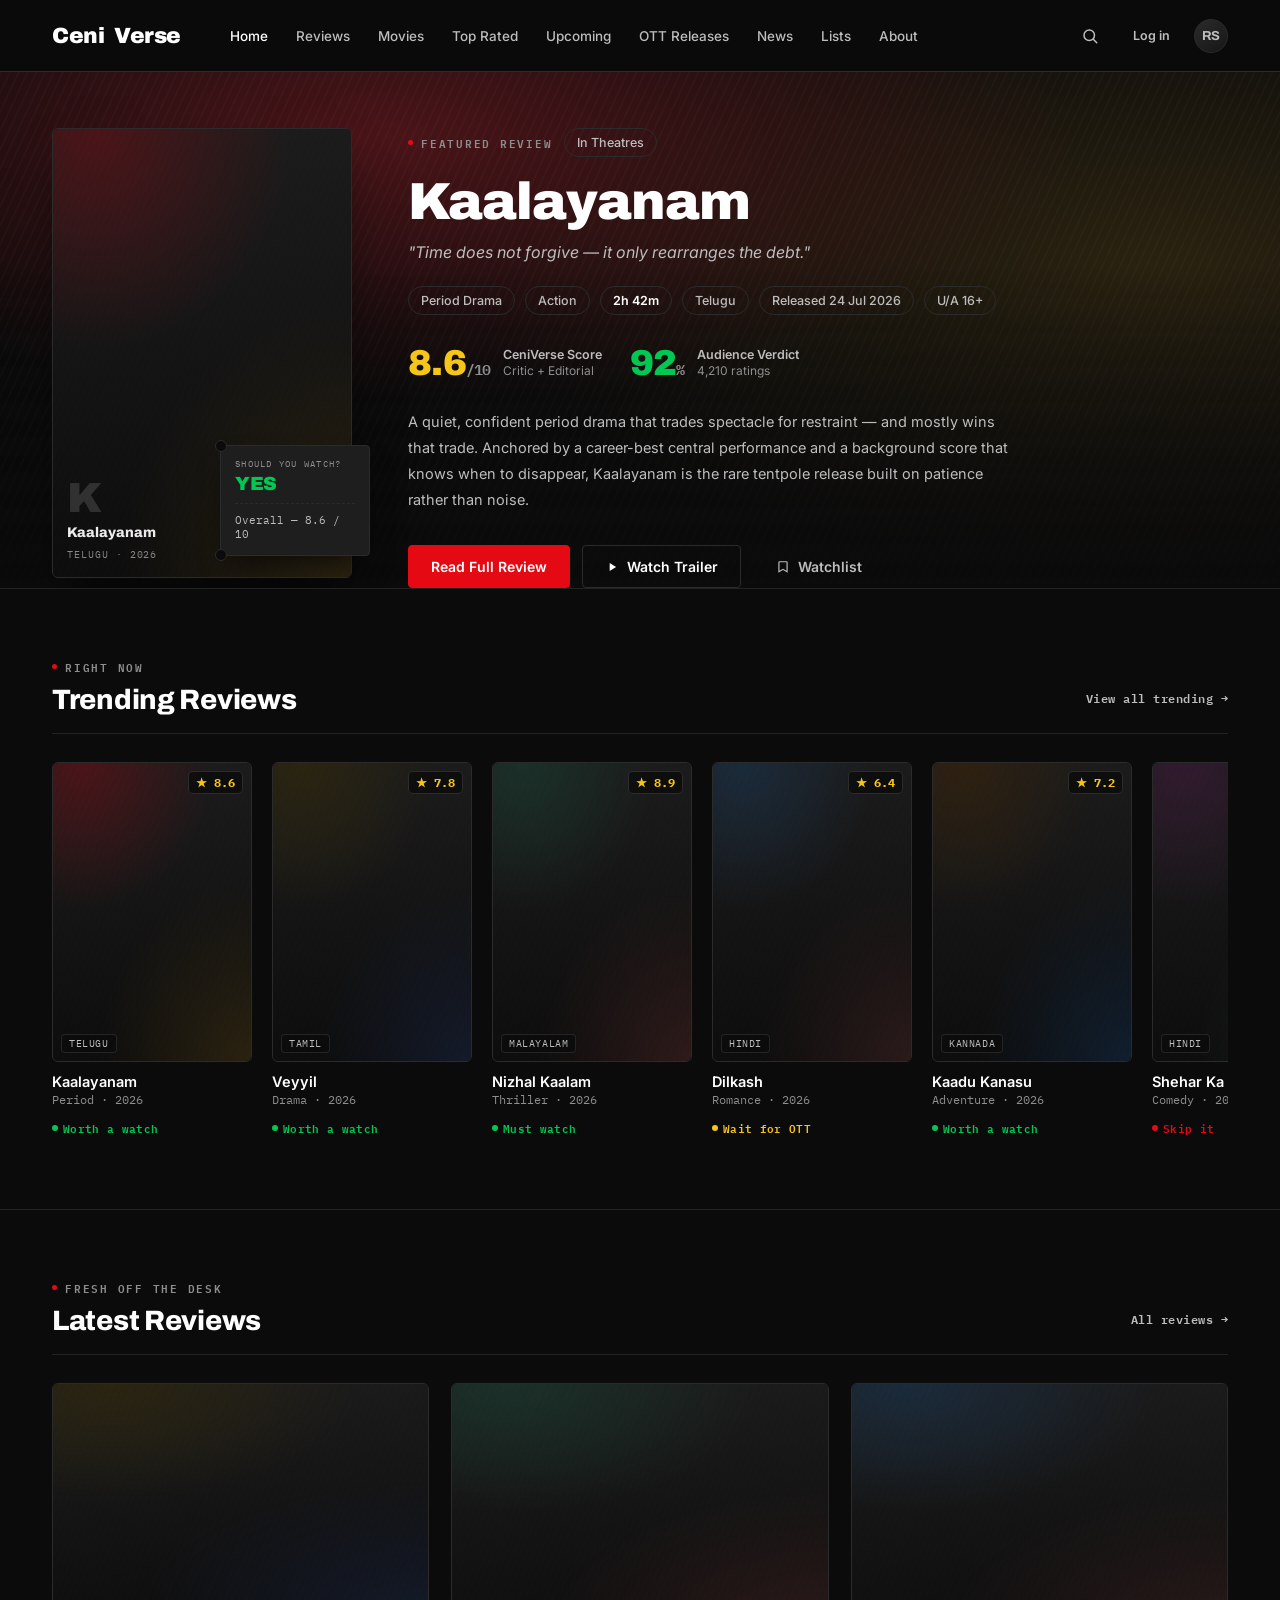
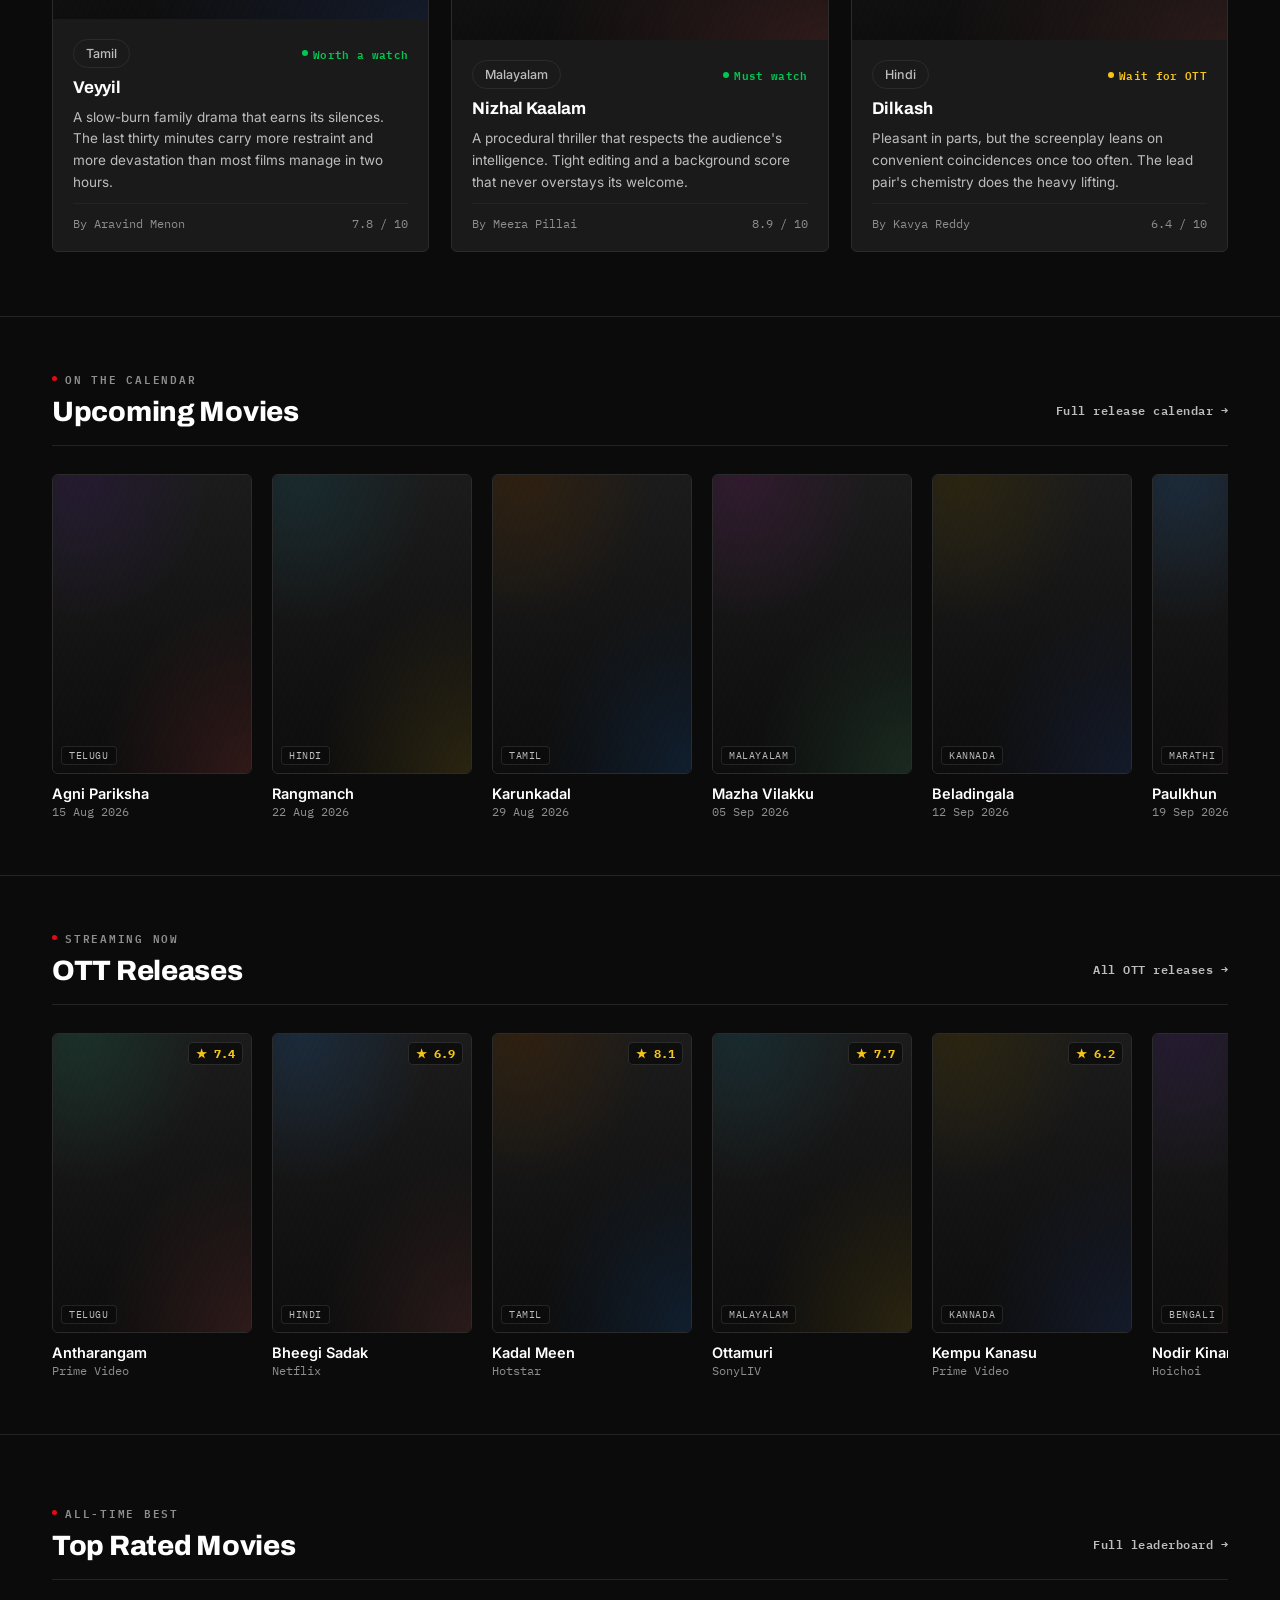
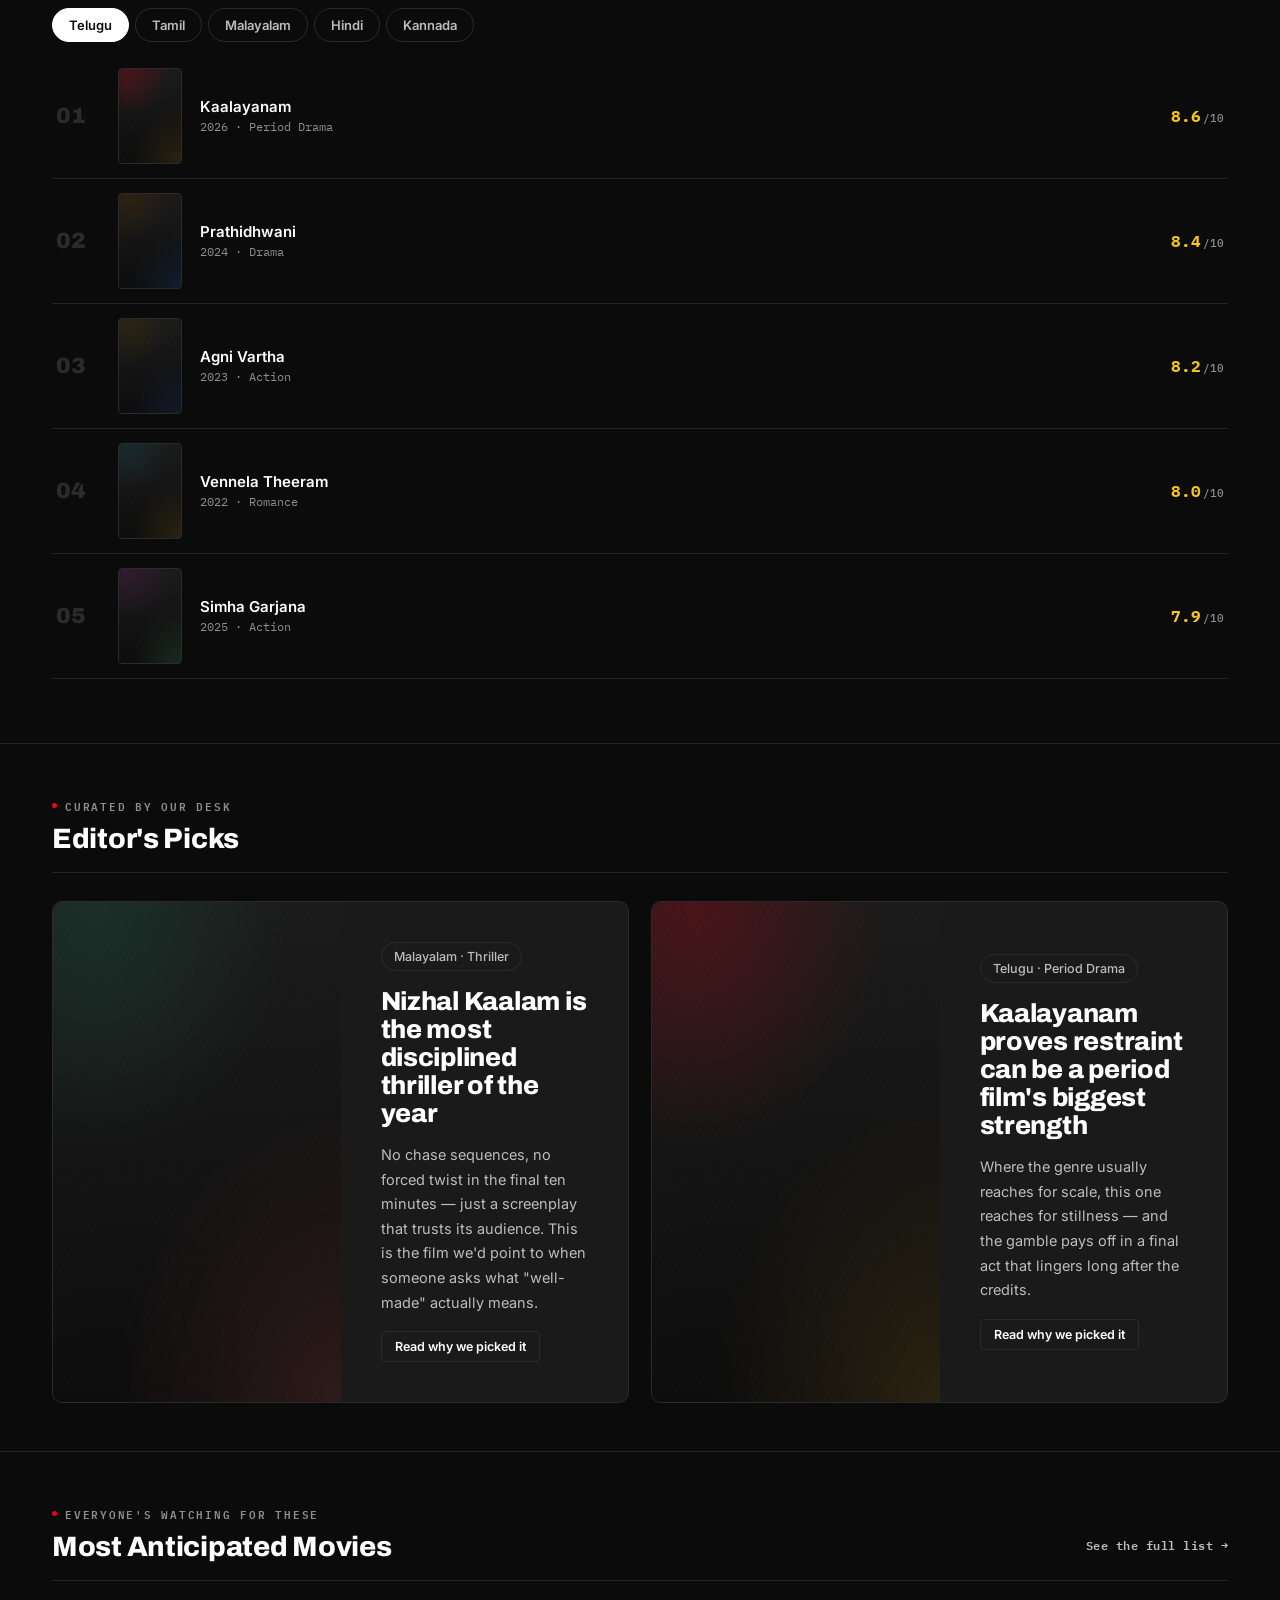
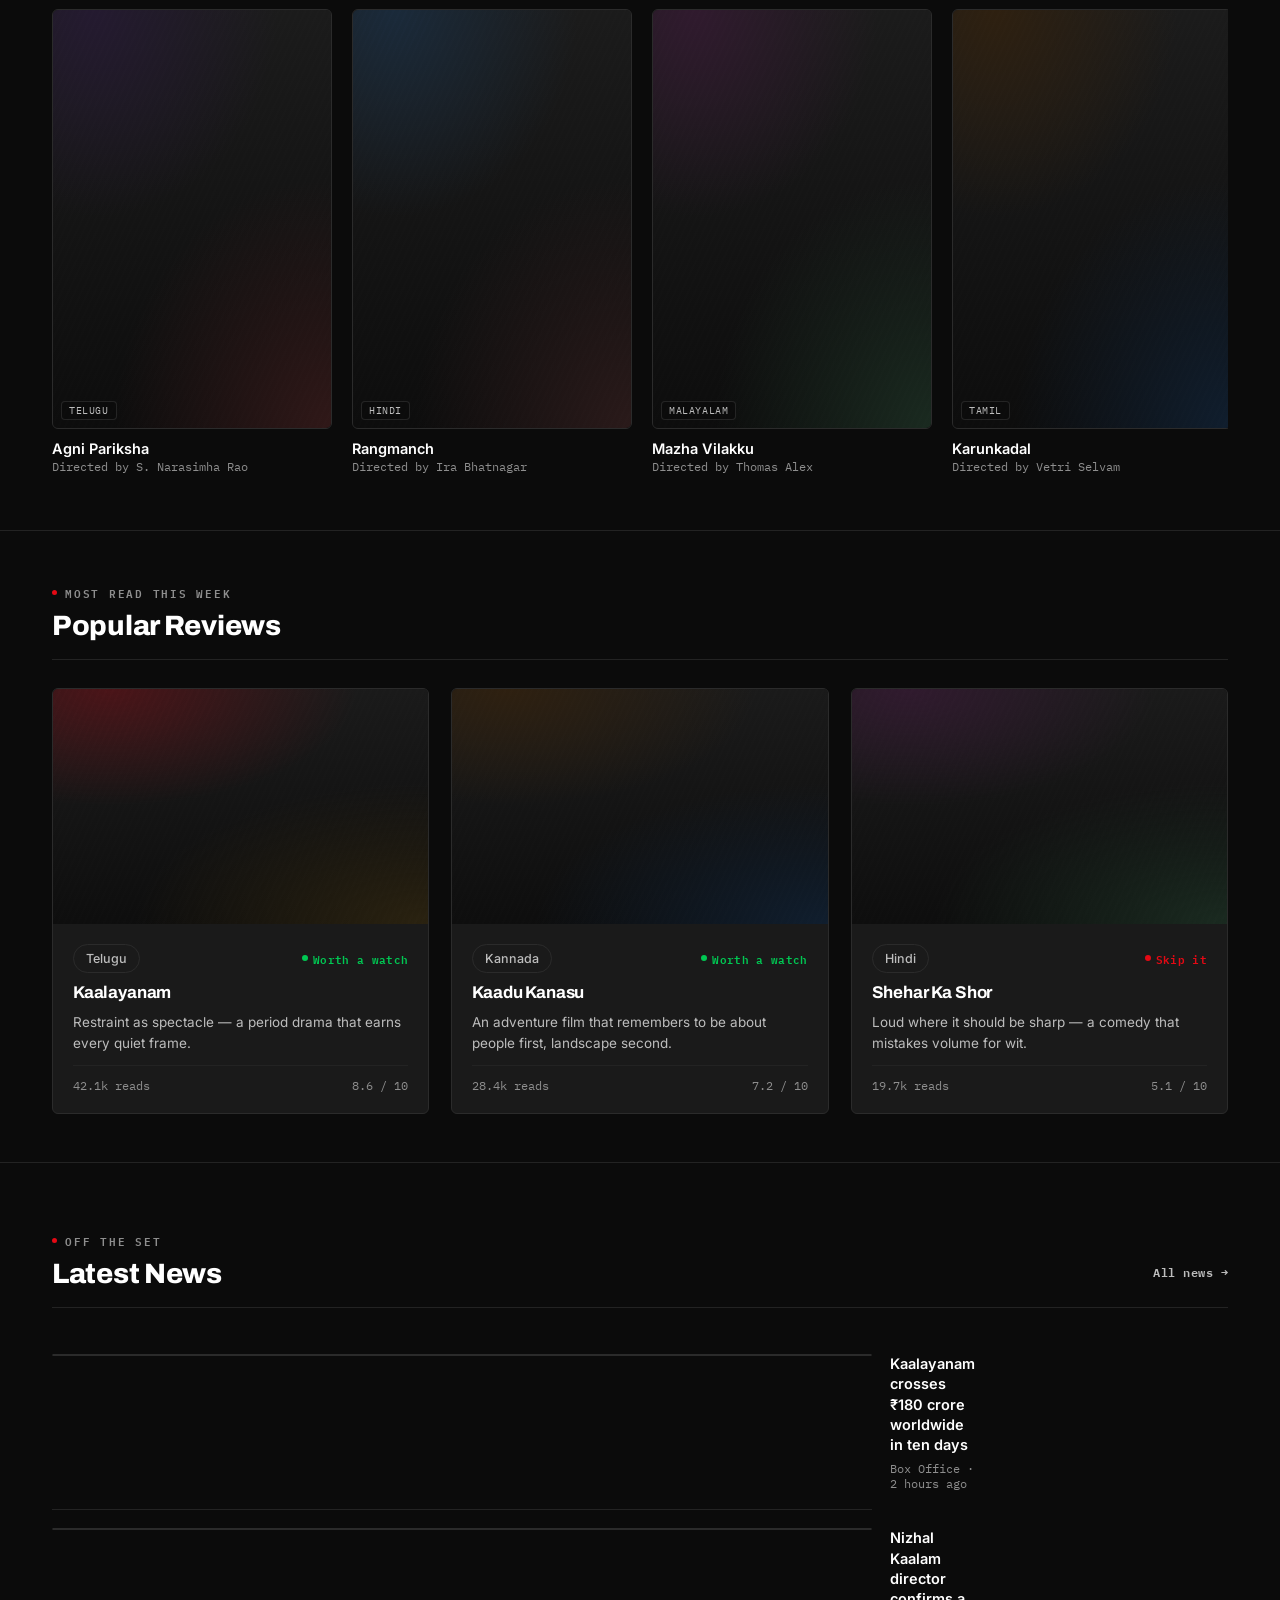
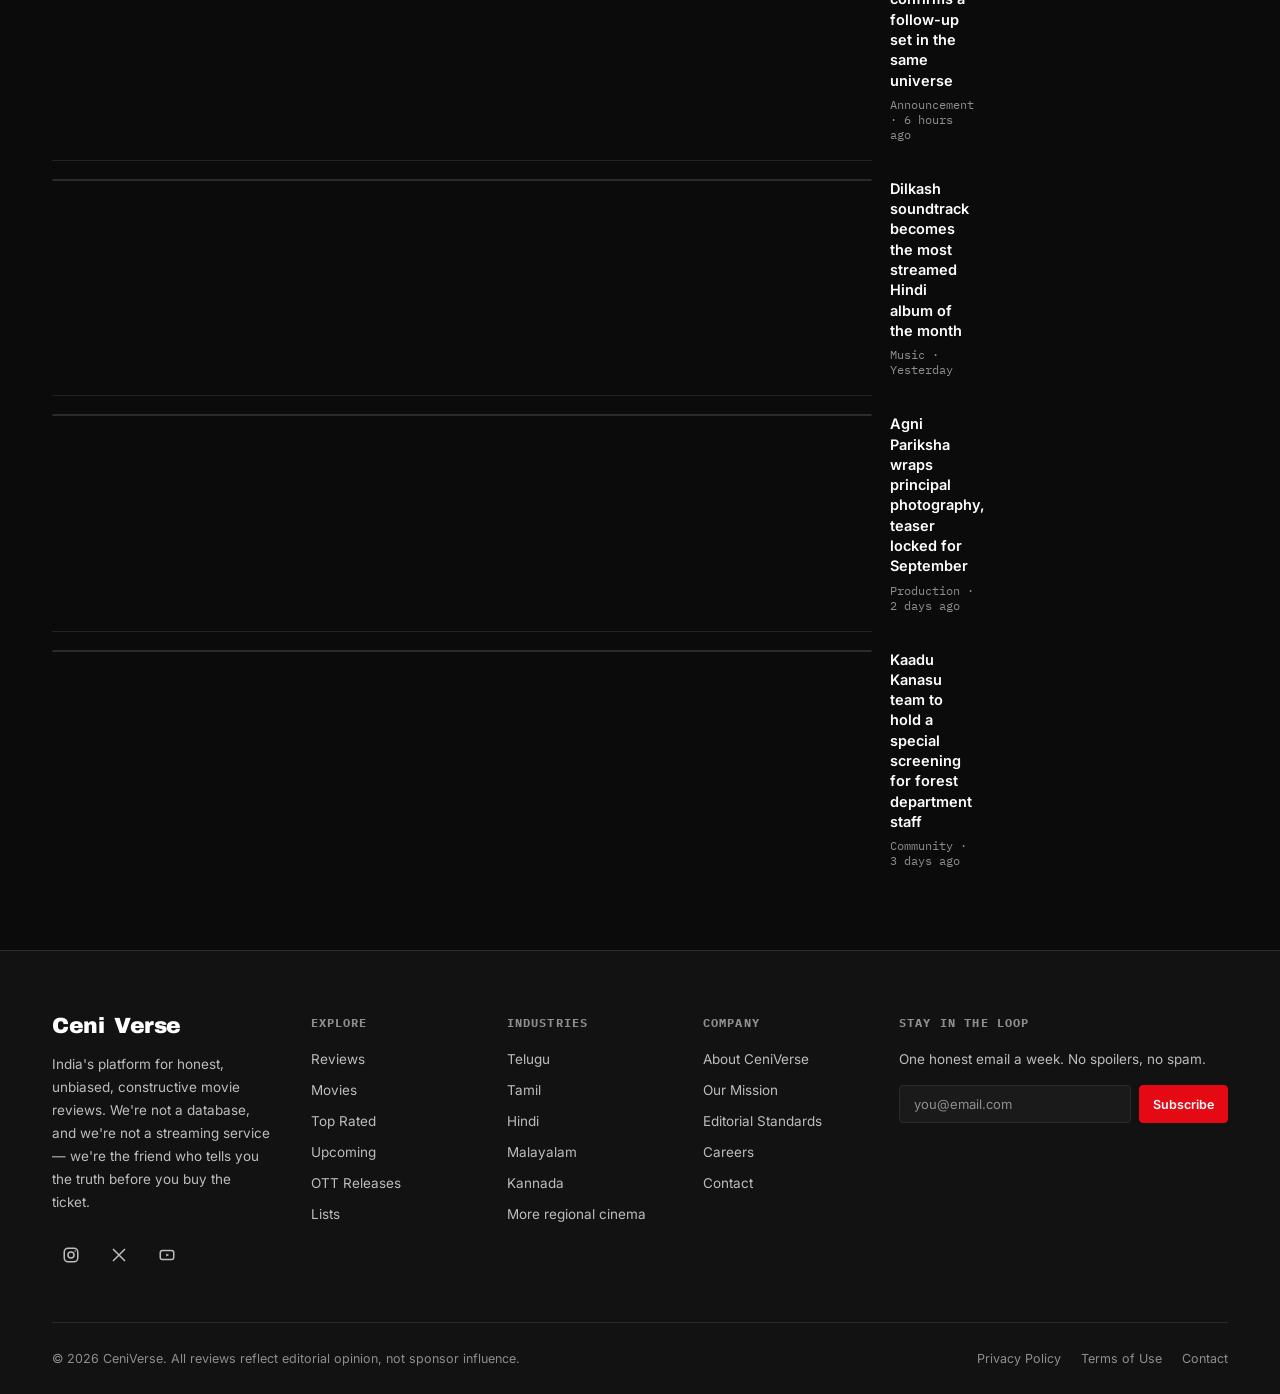
<file: index (1).html>
<!DOCTYPE html>
<html lang="en">
<head>
<meta charset="UTF-8">
<meta name="viewport" content="width=device-width, initial-scale=1.0">
<title>CeniVerse — Where Indian Cinema Meets Honest Reviews</title>
<meta name="description" content="CeniVerse is India's platform for honest, unbiased, constructive movie reviews across Telugu, Tamil, Hindi, Malayalam, Kannada and every regional cinema.">
<link rel="stylesheet" href="style.css">
</head>
<body>

<!-- ============================= HEADER ============================= -->
<header class="site-header">
  <div class="container">
    <a href="index.html" class="logo">Ceni<span>Verse</span></a>

    <nav class="main-nav" aria-label="Primary">
      <a href="index.html" class="active">Home</a>
      <a href="#reviews">Reviews</a>
      <a href="movie.html">Movies</a>
      <a href="#top-rated">Top Rated</a>
      <a href="#upcoming">Upcoming</a>
      <a href="#ott">OTT Releases</a>
      <a href="#news">News</a>
      <a href="#">Lists</a>
      <a href="#about">About</a>
    </nav>

    <div class="header-actions">
      <button class="icon-btn" id="searchTrigger" aria-label="Search">
        <svg viewBox="0 0 24 24" stroke-width="2" stroke-linecap="round"><circle cx="11" cy="11" r="7"/><path d="m21 21-4.3-4.3"/></svg>
      </button>
      <a href="#" class="btn btn-ghost btn-sm">Log in</a>
      <a href="#" class="avatar-btn">RS</a>
      <button class="icon-btn mobile-toggle" id="mobileToggle" aria-label="Menu">
        <svg viewBox="0 0 24 24" stroke-width="2" stroke-linecap="round"><path d="M4 6h16M4 12h16M4 18h16"/></svg>
      </button>
    </div>
  </div>
</header>

<!-- Mobile nav drawer -->
<nav id="mobileNav" aria-label="Mobile">
  <a href="index.html">Home</a>
  <a href="#reviews">Reviews</a>
  <a href="movie.html">Movies</a>
  <a href="#top-rated">Top Rated</a>
  <a href="#upcoming">Upcoming</a>
  <a href="#ott">OTT Releases</a>
  <a href="#news">News</a>
  <a href="#">Lists</a>
  <a href="#about">About</a>
</nav>

<!-- Search overlay -->
<div id="searchOverlay" style="position:fixed;inset:0;background:rgba(11,11,11,.92);backdrop-filter:blur(6px);z-index:200;display:none;align-items:flex-start;justify-content:center;padding-top:12vh;">
  <div style="width:100%;max-width:620px;padding:0 24px;">
    <div style="display:flex;align-items:center;justify-content:space-between;margin-bottom:14px;">
      <span class="eyebrow"><span class="dot"></span>Search CeniVerse</span>
      <button id="searchClose" class="icon-btn" aria-label="Close search">
        <svg viewBox="0 0 24 24" stroke-width="2" stroke-linecap="round"><path d="M6 6l12 12M18 6 6 18"/></svg>
      </button>
    </div>
    <input type="text" placeholder="Search movies, actors, directors, languages, years…" style="width:100%;background:var(--card);border:1px solid var(--border);border-radius:8px;padding:16px 18px;color:#fff;font-size:16px;font-family:var(--font-body);">
    <div style="margin-top:18px;display:flex;gap:8px;flex-wrap:wrap;">
      <span style="font-size:12px;color:var(--text-muted);font-family:var(--font-mono);padding-top:6px;">Try —</span>
      <span class="pill">Kaalayanam</span>
      <span class="pill">Malayalam 2026</span>
      <span class="pill">Best Cinematography</span>
      <span class="pill">Rating 8+</span>
    </div>
  </div>
</div>

<!-- ============================= HERO ============================= -->
<section class="hero">
  <div class="ph-backdrop" data-tone="1" style="position:absolute;height:640px;-webkit-mask-image:linear-gradient(to bottom, black 0%, black 30%, transparent 90%);mask-image:linear-gradient(to bottom, black 0%, black 30%, transparent 90%);"></div>
  <div class="container hero-inner">
    <div class="hero-poster-wrap">
      <div class="hero-poster ph-poster" data-tone="1">
        <div class="ph-mark">
          <div class="ph-glyph">K</div>
          <div class="ph-title">Kaalayanam</div>
          <div class="ph-industry">Telugu · 2026</div>
        </div>
      </div>
      <div class="verdict-stub">
        <div class="vs-label">Should You Watch?</div>
        <div class="vs-verdict yes">YES</div>
        <div class="vs-dash"></div>
        <div class="vs-score">Overall — 8.6 / 10</div>
      </div>
    </div>

    <div>
      <div class="hero-meta-top">
        <span class="eyebrow"><span class="dot"></span>Featured Review</span>
        <span class="pill">In Theatres</span>
      </div>
      <h1 class="hero-title">Kaalayanam</h1>
      <p class="hero-tagline">"Time does not forgive — it only rearranges the debt."</p>

      <div class="hero-facts">
        <span class="pill">Period Drama</span>
        <span class="pill">Action</span>
        <span class="pill"><strong>2h 42m</strong></span>
        <span class="pill">Telugu</span>
        <span class="pill">Released 24 Jul 2026</span>
        <span class="pill">U/A 16+</span>
      </div>

      <div class="hero-rating-row">
        <div class="rating-badge">
          <div class="num">8.6<small>/10</small></div>
          <div class="lbl"><b>CeniVerse Score</b>Critic + Editorial</div>
        </div>
        <div class="rating-badge">
          <div class="num" style="color:var(--success);">92<small>%</small></div>
          <div class="lbl"><b>Audience Verdict</b>4,210 ratings</div>
        </div>
      </div>

      <p style="margin-top:26px;font-size:14.5px;color:var(--text-secondary);line-height:1.8;max-width:600px;">
        A quiet, confident period drama that trades spectacle for restraint — and mostly wins that trade. Anchored by a career-best central performance and a background score that knows when to disappear, Kaalayanam is the rare tentpole release built on patience rather than noise.
      </p>

      <div class="hero-cta-row">
        <a href="movie.html" class="btn btn-accent">Read Full Review</a>
        <a href="#" class="btn">
          <svg width="14" height="14" viewBox="0 0 24 24" fill="currentColor"><path d="M8 5v14l11-7z"/></svg>
          Watch Trailer
        </a>
        <button class="btn btn-ghost" data-toggle="save">
          <svg width="14" height="14" viewBox="0 0 24 24" stroke="currentColor" stroke-width="2" fill="none"><path d="M6 3h12a1 1 0 0 1 1 1v16l-7-4-7 4V4a1 1 0 0 1 1-1z"/></svg>
          <span class="save-label">Watchlist</span>
        </button>
      </div>
    </div>
  </div>
</section>

<!-- ============================= TRENDING REVIEWS ============================= -->
<section class="block" id="reviews">
  <div class="container">
    <div class="section-head">
      <div>
        <span class="eyebrow"><span class="dot"></span>Right now</span>
        <h2>Trending Reviews</h2>
      </div>
      <a href="#" class="see-all">View all trending →</a>
    </div>

    <div class="rail">
      <!-- card 1 -->
      <a href="movie.html" class="m-card">
        <div class="m-poster ph-poster" data-tone="1">
          <div class="m-score">★ 8.6</div>
          <div class="m-lang">Telugu</div>
        </div>
        <div>
          <div class="m-title">Kaalayanam</div>
          <div class="m-sub">Period · 2026</div>
        </div>
        <span class="m-verdict-tag yes">Worth a watch</span>
      </a>
      <!-- card 2 -->
      <a href="#" class="m-card">
        <div class="m-poster ph-poster" data-tone="3">
          <div class="m-score">★ 7.8</div>
          <div class="m-lang">Tamil</div>
        </div>
        <div>
          <div class="m-title">Veyyil</div>
          <div class="m-sub">Drama · 2026</div>
        </div>
        <span class="m-verdict-tag yes">Worth a watch</span>
      </a>
      <!-- card 3 -->
      <a href="#" class="m-card">
        <div class="m-poster ph-poster" data-tone="5">
          <div class="m-score">★ 8.9</div>
          <div class="m-lang">Malayalam</div>
        </div>
        <div>
          <div class="m-title">Nizhal Kaalam</div>
          <div class="m-sub">Thriller · 2026</div>
        </div>
        <span class="m-verdict-tag yes">Must watch</span>
      </a>
      <!-- card 4 -->
      <a href="#" class="m-card">
        <div class="m-poster ph-poster" data-tone="2">
          <div class="m-score">★ 6.4</div>
          <div class="m-lang">Hindi</div>
        </div>
        <div>
          <div class="m-title">Dilkash</div>
          <div class="m-sub">Romance · 2026</div>
        </div>
        <span class="m-verdict-tag wait">Wait for OTT</span>
      </a>
      <!-- card 5 -->
      <a href="#" class="m-card">
        <div class="m-poster ph-poster" data-tone="6">
          <div class="m-score">★ 7.2</div>
          <div class="m-lang">Kannada</div>
        </div>
        <div>
          <div class="m-title">Kaadu Kanasu</div>
          <div class="m-sub">Adventure · 2026</div>
        </div>
        <span class="m-verdict-tag yes">Worth a watch</span>
      </a>
      <!-- card 6 -->
      <a href="#" class="m-card">
        <div class="m-poster ph-poster" data-tone="4">
          <div class="m-score">★ 5.1</div>
          <div class="m-lang">Hindi</div>
        </div>
        <div>
          <div class="m-title">Shehar Ka Shor</div>
          <div class="m-sub">Comedy · 2026</div>
        </div>
        <span class="m-verdict-tag no">Skip it</span>
      </a>
    </div>
  </div>
</section>

<!-- ============================= LATEST REVIEWS (editorial) ============================= -->
<section class="block">
  <div class="container">
    <div class="section-head">
      <div>
        <span class="eyebrow"><span class="dot"></span>Fresh off the desk</span>
        <h2>Latest Reviews</h2>
      </div>
      <a href="#" class="see-all">All reviews →</a>
    </div>

    <div class="grid-3">
      <div class="review-card">
        <div class="rc-media ph-poster" data-tone="3" style="aspect-ratio:16/10;"></div>
        <div class="rc-body">
          <div class="rc-topline">
            <span class="pill">Tamil</span>
            <span class="m-verdict-tag yes">Worth a watch</span>
          </div>
          <h3>Veyyil</h3>
          <p class="rc-excerpt">A slow-burn family drama that earns its silences. The last thirty minutes carry more restraint and more devastation than most films manage in two hours.</p>
          <div class="rc-foot"><span>By Aravind Menon</span><span>7.8 / 10</span></div>
        </div>
      </div>

      <div class="review-card">
        <div class="rc-media ph-poster" data-tone="5" style="aspect-ratio:16/10;"></div>
        <div class="rc-body">
          <div class="rc-topline">
            <span class="pill">Malayalam</span>
            <span class="m-verdict-tag yes">Must watch</span>
          </div>
          <h3>Nizhal Kaalam</h3>
          <p class="rc-excerpt">A procedural thriller that respects the audience's intelligence. Tight editing and a background score that never overstays its welcome.</p>
          <div class="rc-foot"><span>By Meera Pillai</span><span>8.9 / 10</span></div>
        </div>
      </div>

      <div class="review-card">
        <div class="rc-media ph-poster" data-tone="2" style="aspect-ratio:16/10;"></div>
        <div class="rc-body">
          <div class="rc-topline">
            <span class="pill">Hindi</span>
            <span class="m-verdict-tag wait">Wait for OTT</span>
          </div>
          <h3>Dilkash</h3>
          <p class="rc-excerpt">Pleasant in parts, but the screenplay leans on convenient coincidences once too often. The lead pair's chemistry does the heavy lifting.</p>
          <div class="rc-foot"><span>By Kavya Reddy</span><span>6.4 / 10</span></div>
        </div>
      </div>
    </div>
  </div>
</section>

<!-- ============================= UPCOMING MOVIES ============================= -->
<section class="block tight" id="upcoming">
  <div class="container">
    <div class="section-head">
      <div>
        <span class="eyebrow"><span class="dot"></span>On the calendar</span>
        <h2>Upcoming Movies</h2>
      </div>
      <a href="#" class="see-all">Full release calendar →</a>
    </div>
    <div class="rail">
      <div class="m-card">
        <div class="m-poster ph-poster" data-tone="7"><div class="m-lang">Telugu</div></div>
        <div><div class="m-title">Agni Pariksha</div><div class="m-sub">15 Aug 2026</div></div>
      </div>
      <div class="m-card">
        <div class="m-poster ph-poster" data-tone="8"><div class="m-lang">Hindi</div></div>
        <div><div class="m-title">Rangmanch</div><div class="m-sub">22 Aug 2026</div></div>
      </div>
      <div class="m-card">
        <div class="m-poster ph-poster" data-tone="6"><div class="m-lang">Tamil</div></div>
        <div><div class="m-title">Karunkadal</div><div class="m-sub">29 Aug 2026</div></div>
      </div>
      <div class="m-card">
        <div class="m-poster ph-poster" data-tone="4"><div class="m-lang">Malayalam</div></div>
        <div><div class="m-title">Mazha Vilakku</div><div class="m-sub">05 Sep 2026</div></div>
      </div>
      <div class="m-card">
        <div class="m-poster ph-poster" data-tone="3"><div class="m-lang">Kannada</div></div>
        <div><div class="m-title">Beladingala</div><div class="m-sub">12 Sep 2026</div></div>
      </div>
      <div class="m-card">
        <div class="m-poster ph-poster" data-tone="2"><div class="m-lang">Marathi</div></div>
        <div><div class="m-title">Paulkhun</div><div class="m-sub">19 Sep 2026</div></div>
      </div>
      <div class="m-card">
        <div class="m-poster ph-poster" data-tone="1"><div class="m-lang">Punjabi</div></div>
        <div><div class="m-title">Rukhi Zameen</div><div class="m-sub">26 Sep 2026</div></div>
      </div>
    </div>
  </div>
</section>

<!-- ============================= OTT RELEASES ============================= -->
<section class="block tight" id="ott">
  <div class="container">
    <div class="section-head">
      <div>
        <span class="eyebrow"><span class="dot"></span>Streaming now</span>
        <h2>OTT Releases</h2>
      </div>
      <a href="#" class="see-all">All OTT releases →</a>
    </div>
    <div class="rail">
      <div class="m-card">
        <div class="m-poster ph-poster" data-tone="5"><div class="m-score">★ 7.4</div><div class="m-lang">Telugu</div></div>
        <div><div class="m-title">Antharangam</div><div class="m-sub">Prime Video</div></div>
      </div>
      <div class="m-card">
        <div class="m-poster ph-poster" data-tone="2"><div class="m-score">★ 6.9</div><div class="m-lang">Hindi</div></div>
        <div><div class="m-title">Bheegi Sadak</div><div class="m-sub">Netflix</div></div>
      </div>
      <div class="m-card">
        <div class="m-poster ph-poster" data-tone="6"><div class="m-score">★ 8.1</div><div class="m-lang">Tamil</div></div>
        <div><div class="m-title">Kadal Meen</div><div class="m-sub">Hotstar</div></div>
      </div>
      <div class="m-card">
        <div class="m-poster ph-poster" data-tone="8"><div class="m-score">★ 7.7</div><div class="m-lang">Malayalam</div></div>
        <div><div class="m-title">Ottamuri</div><div class="m-sub">SonyLIV</div></div>
      </div>
      <div class="m-card">
        <div class="m-poster ph-poster" data-tone="3"><div class="m-score">★ 6.2</div><div class="m-lang">Kannada</div></div>
        <div><div class="m-title">Kempu Kanasu</div><div class="m-sub">Prime Video</div></div>
      </div>
      <div class="m-card">
        <div class="m-poster ph-poster" data-tone="7"><div class="m-score">★ 7.0</div><div class="m-lang">Bengali</div></div>
        <div><div class="m-title">Nodir Kinare</div><div class="m-sub">Hoichoi</div></div>
      </div>
    </div>
  </div>
</section>

<!-- ============================= TOP RATED — LANGUAGE TABS ============================= -->
<section class="block" id="top-rated">
  <div class="container">
    <div class="section-head">
      <div>
        <span class="eyebrow"><span class="dot"></span>All-time best</span>
        <h2>Top Rated Movies</h2>
      </div>
      <a href="#" class="see-all">Full leaderboard →</a>
    </div>

    <div class="lang-tabs">
      <button class="lang-tab active" data-lang="telugu">Telugu</button>
      <button class="lang-tab" data-lang="tamil">Tamil</button>
      <button class="lang-tab" data-lang="malayalam">Malayalam</button>
      <button class="lang-tab" data-lang="hindi">Hindi</button>
      <button class="lang-tab" data-lang="kannada">Kannada</button>
    </div>

    <div class="lang-panel active" id="panel-telugu">
      <div class="rank-list">
        <div class="rank-row"><div class="rank-num">01</div><div class="rank-thumb ph-poster" data-tone="1"></div><div class="rank-info"><h4>Kaalayanam</h4><div class="rank-sub">2026 · Period Drama</div></div><div class="rank-score">8.6<small>/10</small></div></div>
        <div class="rank-row"><div class="rank-num">02</div><div class="rank-thumb ph-poster" data-tone="6"></div><div class="rank-info"><h4>Prathidhwani</h4><div class="rank-sub">2024 · Drama</div></div><div class="rank-score">8.4<small>/10</small></div></div>
        <div class="rank-row"><div class="rank-num">03</div><div class="rank-thumb ph-poster" data-tone="3"></div><div class="rank-info"><h4>Agni Vartha</h4><div class="rank-sub">2023 · Action</div></div><div class="rank-score">8.2<small>/10</small></div></div>
        <div class="rank-row"><div class="rank-num">04</div><div class="rank-thumb ph-poster" data-tone="8"></div><div class="rank-info"><h4>Vennela Theeram</h4><div class="rank-sub">2022 · Romance</div></div><div class="rank-score">8.0<small>/10</small></div></div>
        <div class="rank-row"><div class="rank-num">05</div><div class="rank-thumb ph-poster" data-tone="4"></div><div class="rank-info"><h4>Simha Garjana</h4><div class="rank-sub">2025 · Action</div></div><div class="rank-score">7.9<small>/10</small></div></div>
      </div>
    </div>

    <div class="lang-panel" id="panel-tamil">
      <div class="rank-list">
        <div class="rank-row"><div class="rank-num">01</div><div class="rank-thumb ph-poster" data-tone="3"></div><div class="rank-info"><h4>Kadal Meen</h4><div class="rank-sub">2026 · Drama</div></div><div class="rank-score">8.5<small>/10</small></div></div>
        <div class="rank-row"><div class="rank-num">02</div><div class="rank-thumb ph-poster" data-tone="7"></div><div class="rank-info"><h4>Veyyil</h4><div class="rank-sub">2026 · Drama</div></div><div class="rank-score">7.8<small>/10</small></div></div>
        <div class="rank-row"><div class="rank-num">03</div><div class="rank-thumb ph-poster" data-tone="2"></div><div class="rank-info"><h4>Vaanam Paartha Vaazhkai</h4><div class="rank-sub">2021 · Biopic</div></div><div class="rank-score">7.7<small>/10</small></div></div>
        <div class="rank-row"><div class="rank-num">04</div><div class="rank-thumb ph-poster" data-tone="5"></div><div class="rank-info"><h4>Karunkadal</h4><div class="rank-sub">2024 · Thriller</div></div><div class="rank-score">7.6<small>/10</small></div></div>
        <div class="rank-row"><div class="rank-num">05</div><div class="rank-thumb ph-poster" data-tone="1"></div><div class="rank-info"><h4>Thanneer Paravai</h4><div class="rank-sub">2023 · Family</div></div><div class="rank-score">7.4<small>/10</small></div></div>
      </div>
    </div>

    <div class="lang-panel" id="panel-malayalam">
      <div class="rank-list">
        <div class="rank-row"><div class="rank-num">01</div><div class="rank-thumb ph-poster" data-tone="5"></div><div class="rank-info"><h4>Nizhal Kaalam</h4><div class="rank-sub">2026 · Thriller</div></div><div class="rank-score">8.9<small>/10</small></div></div>
        <div class="rank-row"><div class="rank-num">02</div><div class="rank-thumb ph-poster" data-tone="8"></div><div class="rank-info"><h4>Ottamuri</h4><div class="rank-sub">2026 · Drama</div></div><div class="rank-score">7.7<small>/10</small></div></div>
        <div class="rank-row"><div class="rank-num">03</div><div class="rank-thumb ph-poster" data-tone="4"></div><div class="rank-info"><h4>Kadalinte Makal</h4><div class="rank-sub">2022 · Drama</div></div><div class="rank-score">7.5<small>/10</small></div></div>
        <div class="rank-row"><div class="rank-num">04</div><div class="rank-thumb ph-poster" data-tone="6"></div><div class="rank-info"><h4>Mazha Vilakku</h4><div class="rank-sub">2026 · Family</div></div><div class="rank-score">7.3<small>/10</small></div></div>
        <div class="rank-row"><div class="rank-num">05</div><div class="rank-thumb ph-poster" data-tone="2"></div><div class="rank-info"><h4>Veedum Vazhiyum</h4><div class="rank-sub">2020 · Drama</div></div><div class="rank-score">7.2<small>/10</small></div></div>
      </div>
    </div>

    <div class="lang-panel" id="panel-hindi">
      <div class="rank-list">
        <div class="rank-row"><div class="rank-num">01</div><div class="rank-thumb ph-poster" data-tone="2"></div><div class="rank-info"><h4>Rangmanch</h4><div class="rank-sub">2026 · Drama</div></div><div class="rank-score">8.1<small>/10</small></div></div>
        <div class="rank-row"><div class="rank-num">02</div><div class="rank-thumb ph-poster" data-tone="7"></div><div class="rank-info"><h4>Bheegi Sadak</h4><div class="rank-sub">2026 · Crime</div></div><div class="rank-score">6.9<small>/10</small></div></div>
        <div class="rank-row"><div class="rank-num">03</div><div class="rank-thumb ph-poster" data-tone="1"></div><div class="rank-info"><h4>Safar-e-Khwab</h4><div class="rank-sub">2019 · Drama</div></div><div class="rank-score">6.8<small>/10</small></div></div>
        <div class="rank-row"><div class="rank-num">04</div><div class="rank-thumb ph-poster" data-tone="4"></div><div class="rank-info"><h4>Dilkash</h4><div class="rank-sub">2026 · Romance</div></div><div class="rank-score">6.4<small>/10</small></div></div>
        <div class="rank-row"><div class="rank-num">05</div><div class="rank-thumb ph-poster" data-tone="3"></div><div class="rank-info"><h4>Shehar Ka Shor</h4><div class="rank-sub">2026 · Comedy</div></div><div class="rank-score">5.1<small>/10</small></div></div>
      </div>
    </div>

    <div class="lang-panel" id="panel-kannada">
      <div class="rank-list">
        <div class="rank-row"><div class="rank-num">01</div><div class="rank-thumb ph-poster" data-tone="6"></div><div class="rank-info"><h4>Kaadu Kanasu</h4><div class="rank-sub">2026 · Adventure</div></div><div class="rank-score">7.2<small>/10</small></div></div>
        <div class="rank-row"><div class="rank-num">02</div><div class="rank-thumb ph-poster" data-tone="8"></div><div class="rank-info"><h4>Beladingala</h4><div class="rank-sub">2026 · Drama</div></div><div class="rank-score">7.0<small>/10</small></div></div>
        <div class="rank-row"><div class="rank-num">03</div><div class="rank-thumb ph-poster" data-tone="3"></div><div class="rank-info"><h4>Kempu Kanasu</h4><div class="rank-sub">2026 · Family</div></div><div class="rank-score">6.2<small>/10</small></div></div>
        <div class="rank-row"><div class="rank-num">04</div><div class="rank-thumb ph-poster" data-tone="2"></div><div class="rank-info"><h4>Hakki Haaduva Hadu</h4><div class="rank-sub">2021 · Drama</div></div><div class="rank-score">6.9<small>/10</small></div></div>
        <div class="rank-row"><div class="rank-num">05</div><div class="rank-thumb ph-poster" data-tone="5"></div><div class="rank-info"><h4>Kaari Megha</h4><div class="rank-sub">2023 · Thriller</div></div><div class="rank-score">6.7<small>/10</small></div></div>
      </div>
    </div>
  </div>
</section>

<!-- ============================= EDITOR'S PICKS ============================= -->
<section class="block tight">
  <div class="container">
    <div class="section-head">
      <div>
        <span class="eyebrow"><span class="dot"></span>Curated by our desk</span>
        <h2>Editor's Picks</h2>
      </div>
    </div>

    <div class="grid-2">
      <div class="editor-pick">
        <div class="ep-media ph-poster" data-tone="5"></div>
        <div class="ep-body">
          <span class="pill" style="width:fit-content;">Malayalam · Thriller</span>
          <h3>Nizhal Kaalam is the most disciplined thriller of the year</h3>
          <p>No chase sequences, no forced twist in the final ten minutes — just a screenplay that trusts its audience. This is the film we'd point to when someone asks what "well-made" actually means.</p>
          <a href="#" class="btn btn-sm" style="width:fit-content;">Read why we picked it</a>
        </div>
      </div>
      <div class="editor-pick">
        <div class="ep-media ph-poster" data-tone="1"></div>
        <div class="ep-body">
          <span class="pill" style="width:fit-content;">Telugu · Period Drama</span>
          <h3>Kaalayanam proves restraint can be a period film's biggest strength</h3>
          <p>Where the genre usually reaches for scale, this one reaches for stillness — and the gamble pays off in a final act that lingers long after the credits.</p>
          <a href="movie.html" class="btn btn-sm" style="width:fit-content;">Read why we picked it</a>
        </div>
      </div>
    </div>
  </div>
</section>

<!-- ============================= MOST ANTICIPATED ============================= -->
<section class="block tight">
  <div class="container">
    <div class="section-head">
      <div>
        <span class="eyebrow"><span class="dot"></span>Everyone's watching for these</span>
        <h2>Most Anticipated Movies</h2>
      </div>
      <a href="#" class="see-all">See the full list →</a>
    </div>
    <div class="rail wide">
      <div class="m-card">
        <div class="m-poster ph-poster" data-tone="7"><div class="m-lang">Telugu</div></div>
        <div><div class="m-title">Agni Pariksha</div><div class="m-sub">Directed by S. Narasimha Rao</div></div>
      </div>
      <div class="m-card">
        <div class="m-poster ph-poster" data-tone="2"><div class="m-lang">Hindi</div></div>
        <div><div class="m-title">Rangmanch</div><div class="m-sub">Directed by Ira Bhatnagar</div></div>
      </div>
      <div class="m-card">
        <div class="m-poster ph-poster" data-tone="4"><div class="m-lang">Malayalam</div></div>
        <div><div class="m-title">Mazha Vilakku</div><div class="m-sub">Directed by Thomas Alex</div></div>
      </div>
      <div class="m-card">
        <div class="m-poster ph-poster" data-tone="6"><div class="m-lang">Tamil</div></div>
        <div><div class="m-title">Karunkadal</div><div class="m-sub">Directed by Vetri Selvam</div></div>
      </div>
    </div>
  </div>
</section>

<!-- ============================= POPULAR REVIEWS ============================= -->
<section class="block tight">
  <div class="container">
    <div class="section-head">
      <div>
        <span class="eyebrow"><span class="dot"></span>Most read this week</span>
        <h2>Popular Reviews</h2>
      </div>
    </div>
    <div class="grid-3">
      <div class="review-card">
        <div class="rc-media ph-poster" data-tone="1" style="aspect-ratio:16/10;"></div>
        <div class="rc-body">
          <div class="rc-topline"><span class="pill">Telugu</span><span class="m-verdict-tag yes">Worth a watch</span></div>
          <h3>Kaalayanam</h3>
          <p class="rc-excerpt">Restraint as spectacle — a period drama that earns every quiet frame.</p>
          <div class="rc-foot"><span>42.1k reads</span><span>8.6 / 10</span></div>
        </div>
      </div>
      <div class="review-card">
        <div class="rc-media ph-poster" data-tone="6" style="aspect-ratio:16/10;"></div>
        <div class="rc-body">
          <div class="rc-topline"><span class="pill">Kannada</span><span class="m-verdict-tag yes">Worth a watch</span></div>
          <h3>Kaadu Kanasu</h3>
          <p class="rc-excerpt">An adventure film that remembers to be about people first, landscape second.</p>
          <div class="rc-foot"><span>28.4k reads</span><span>7.2 / 10</span></div>
        </div>
      </div>
      <div class="review-card">
        <div class="rc-media ph-poster" data-tone="4" style="aspect-ratio:16/10;"></div>
        <div class="rc-body">
          <div class="rc-topline"><span class="pill">Hindi</span><span class="m-verdict-tag no">Skip it</span></div>
          <h3>Shehar Ka Shor</h3>
          <p class="rc-excerpt">Loud where it should be sharp — a comedy that mistakes volume for wit.</p>
          <div class="rc-foot"><span>19.7k reads</span><span>5.1 / 10</span></div>
        </div>
      </div>
    </div>
  </div>
</section>

<!-- ============================= LATEST NEWS ============================= -->
<section class="block" id="news">
  <div class="container">
    <div class="section-head">
      <div>
        <span class="eyebrow"><span class="dot"></span>Off the set</span>
        <h2>Latest News</h2>
      </div>
      <a href="#" class="see-all">All news →</a>
    </div>

    <div style="max-width:820px;">
      <div class="news-row">
        <div class="news-thumb ph-poster" data-tone="3"></div>
        <div class="news-content">
          <h4>Kaalayanam crosses ₹180 crore worldwide in ten days</h4>
          <div class="news-meta">Box Office · 2 hours ago</div>
        </div>
      </div>
      <div class="news-row">
        <div class="news-thumb ph-poster" data-tone="5"></div>
        <div class="news-content">
          <h4>Nizhal Kaalam director confirms a follow-up set in the same universe</h4>
          <div class="news-meta">Announcement · 6 hours ago</div>
        </div>
      </div>
      <div class="news-row">
        <div class="news-thumb ph-poster" data-tone="2"></div>
        <div class="news-content">
          <h4>Dilkash soundtrack becomes the most streamed Hindi album of the month</h4>
          <div class="news-meta">Music · Yesterday</div>
        </div>
      </div>
      <div class="news-row">
        <div class="news-thumb ph-poster" data-tone="7"></div>
        <div class="news-content">
          <h4>Agni Pariksha wraps principal photography, teaser locked for September</h4>
          <div class="news-meta">Production · 2 days ago</div>
        </div>
      </div>
      <div class="news-row">
        <div class="news-thumb ph-poster" data-tone="6"></div>
        <div class="news-content">
          <h4>Kaadu Kanasu team to hold a special screening for forest department staff</h4>
          <div class="news-meta">Community · 3 days ago</div>
        </div>
      </div>
    </div>
  </div>
</section>

<!-- ============================= FOOTER ============================= -->
<footer class="footer" id="about">
  <div class="container">
    <div class="footer-grid">
      <div>
        <div class="foot-logo">Ceni<span>Verse</span></div>
        <p class="foot-desc">India's platform for honest, unbiased, constructive movie reviews. We're not a database, and we're not a streaming service — we're the friend who tells you the truth before you buy the ticket.</p>
        <div class="social-row">
          <a href="#" class="icon-btn" aria-label="Instagram"><svg viewBox="0 0 24 24" stroke-width="2"><rect x="3" y="3" width="18" height="18" rx="5"/><circle cx="12" cy="12" r="4"/><circle cx="17.5" cy="6.5" r="1" fill="currentColor" stroke="none"/></svg></a>
          <a href="#" class="icon-btn" aria-label="X / Twitter"><svg viewBox="0 0 24 24" stroke-width="2"><path d="M4 4l16 16M20 4 4 20"/></svg></a>
          <a href="#" class="icon-btn" aria-label="YouTube"><svg viewBox="0 0 24 24" stroke-width="2"><rect x="3" y="6" width="18" height="12" rx="3"/><path d="M11 10l4 2-4 2z" fill="currentColor" stroke="none"/></svg></a>
        </div>
      </div>
      <div>
        <h4>Explore</h4>
        <ul>
          <li><a href="#">Reviews</a></li>
          <li><a href="movie.html">Movies</a></li>
          <li><a href="#top-rated">Top Rated</a></li>
          <li><a href="#upcoming">Upcoming</a></li>
          <li><a href="#ott">OTT Releases</a></li>
          <li><a href="#">Lists</a></li>
        </ul>
      </div>
      <div>
        <h4>Industries</h4>
        <ul>
          <li><a href="#">Telugu</a></li>
          <li><a href="#">Tamil</a></li>
          <li><a href="#">Hindi</a></li>
          <li><a href="#">Malayalam</a></li>
          <li><a href="#">Kannada</a></li>
          <li><a href="#">More regional cinema</a></li>
        </ul>
      </div>
      <div>
        <h4>Company</h4>
        <ul>
          <li><a href="#about">About CeniVerse</a></li>
          <li><a href="#">Our Mission</a></li>
          <li><a href="#">Editorial Standards</a></li>
          <li><a href="#">Careers</a></li>
          <li><a href="#">Contact</a></li>
        </ul>
      </div>
      <div>
        <h4>Stay in the loop</h4>
        <p class="foot-desc" style="margin-bottom:14px;">One honest email a week. No spoilers, no spam.</p>
        <div class="news-form">
          <input type="email" placeholder="you@email.com">
          <button class="btn btn-accent btn-sm">Subscribe</button>
        </div>
      </div>
    </div>

    <div class="footer-bottom">
      <span>© 2026 CeniVerse. All reviews reflect editorial opinion, not sponsor influence.</span>
      <div class="legal-links">
        <a href="#">Privacy Policy</a>
        <a href="#">Terms of Use</a>
        <a href="#">Contact</a>
      </div>
    </div>
  </div>
</footer>

<script src="script.js"></script>
</body>
</html>
</file>
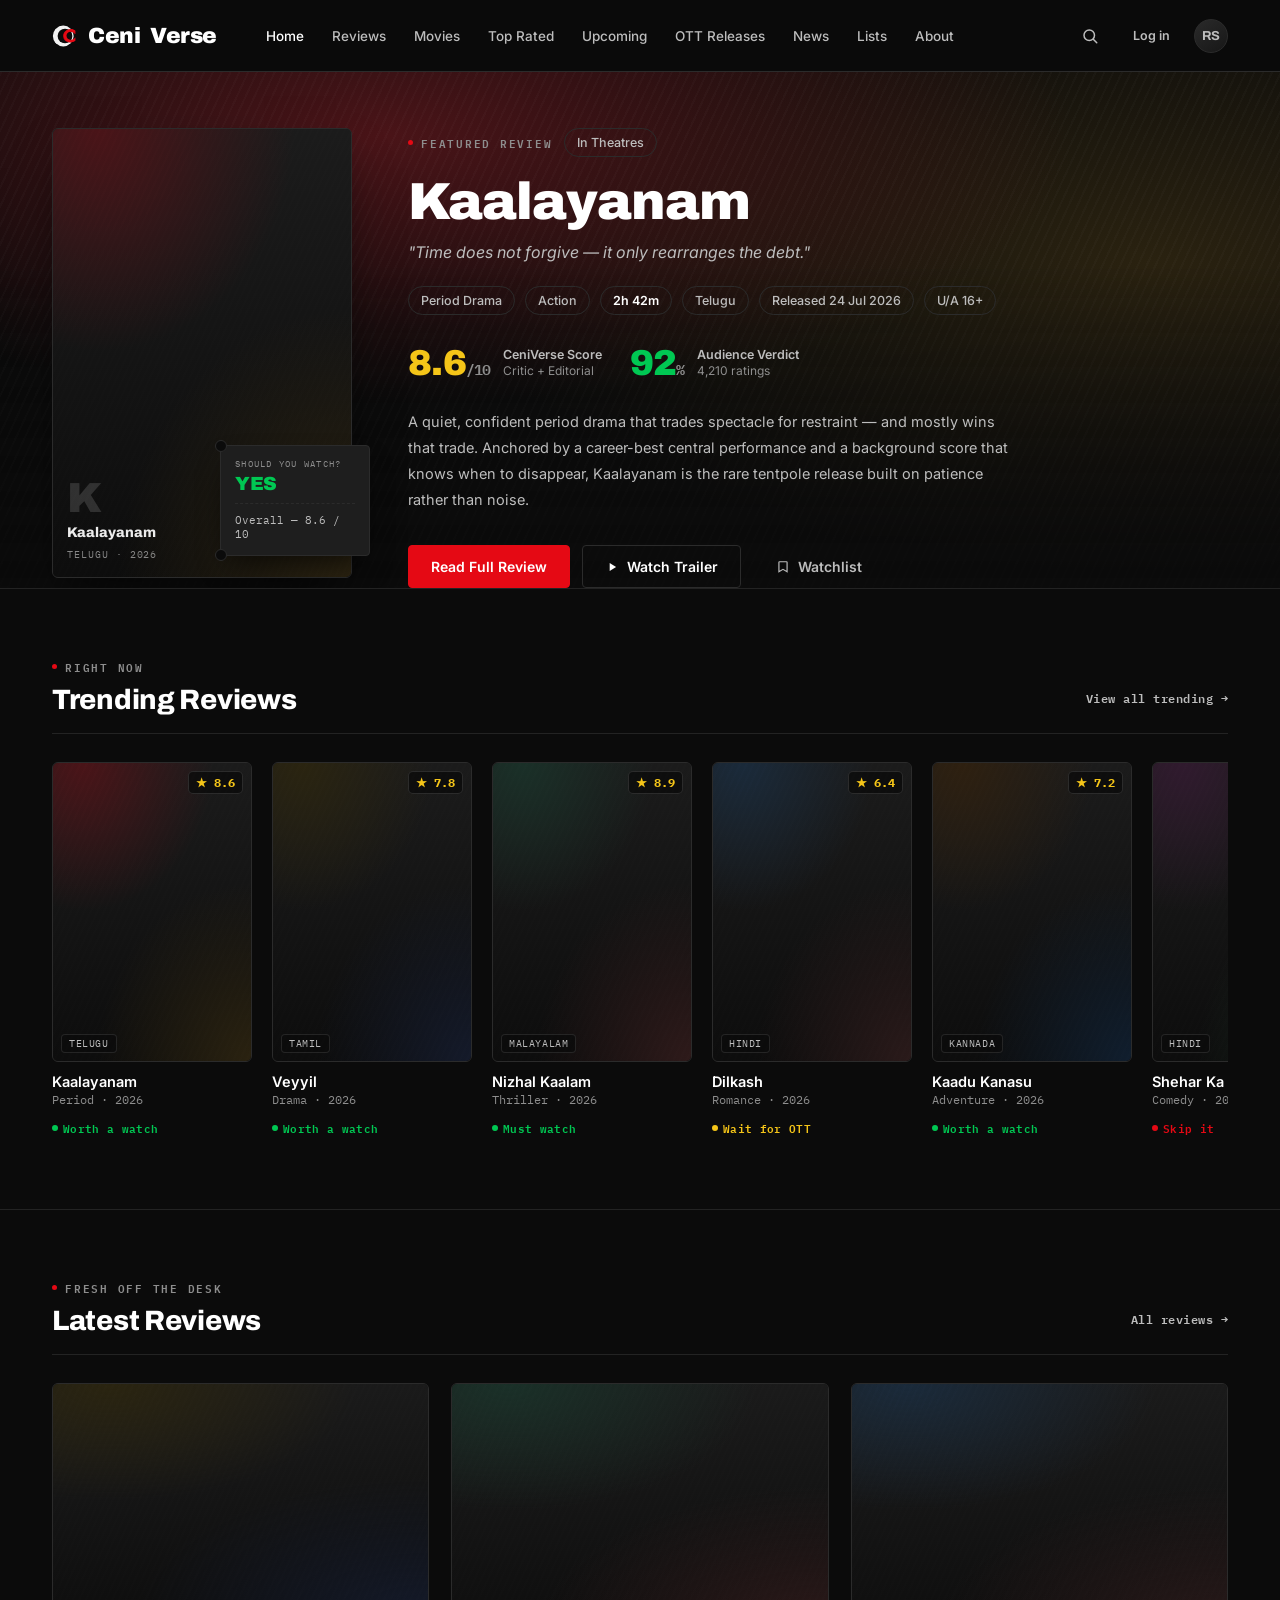
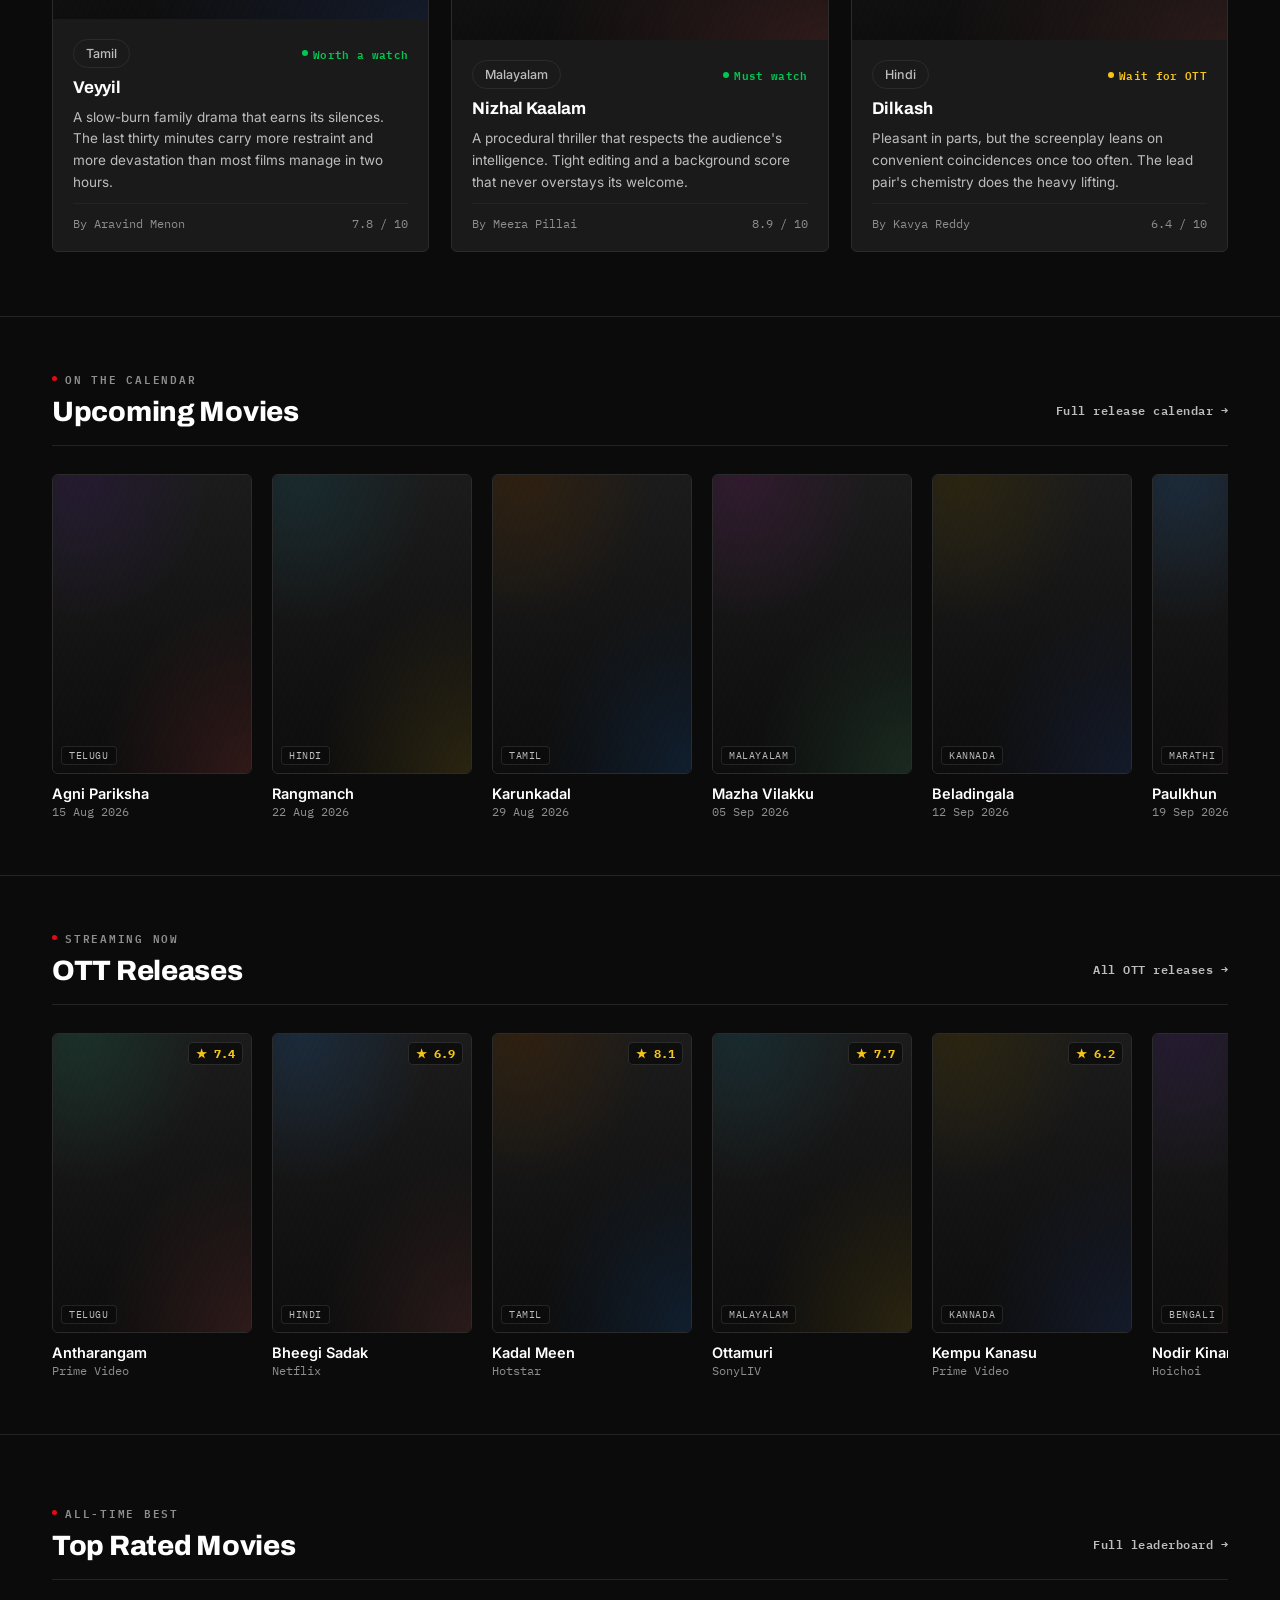
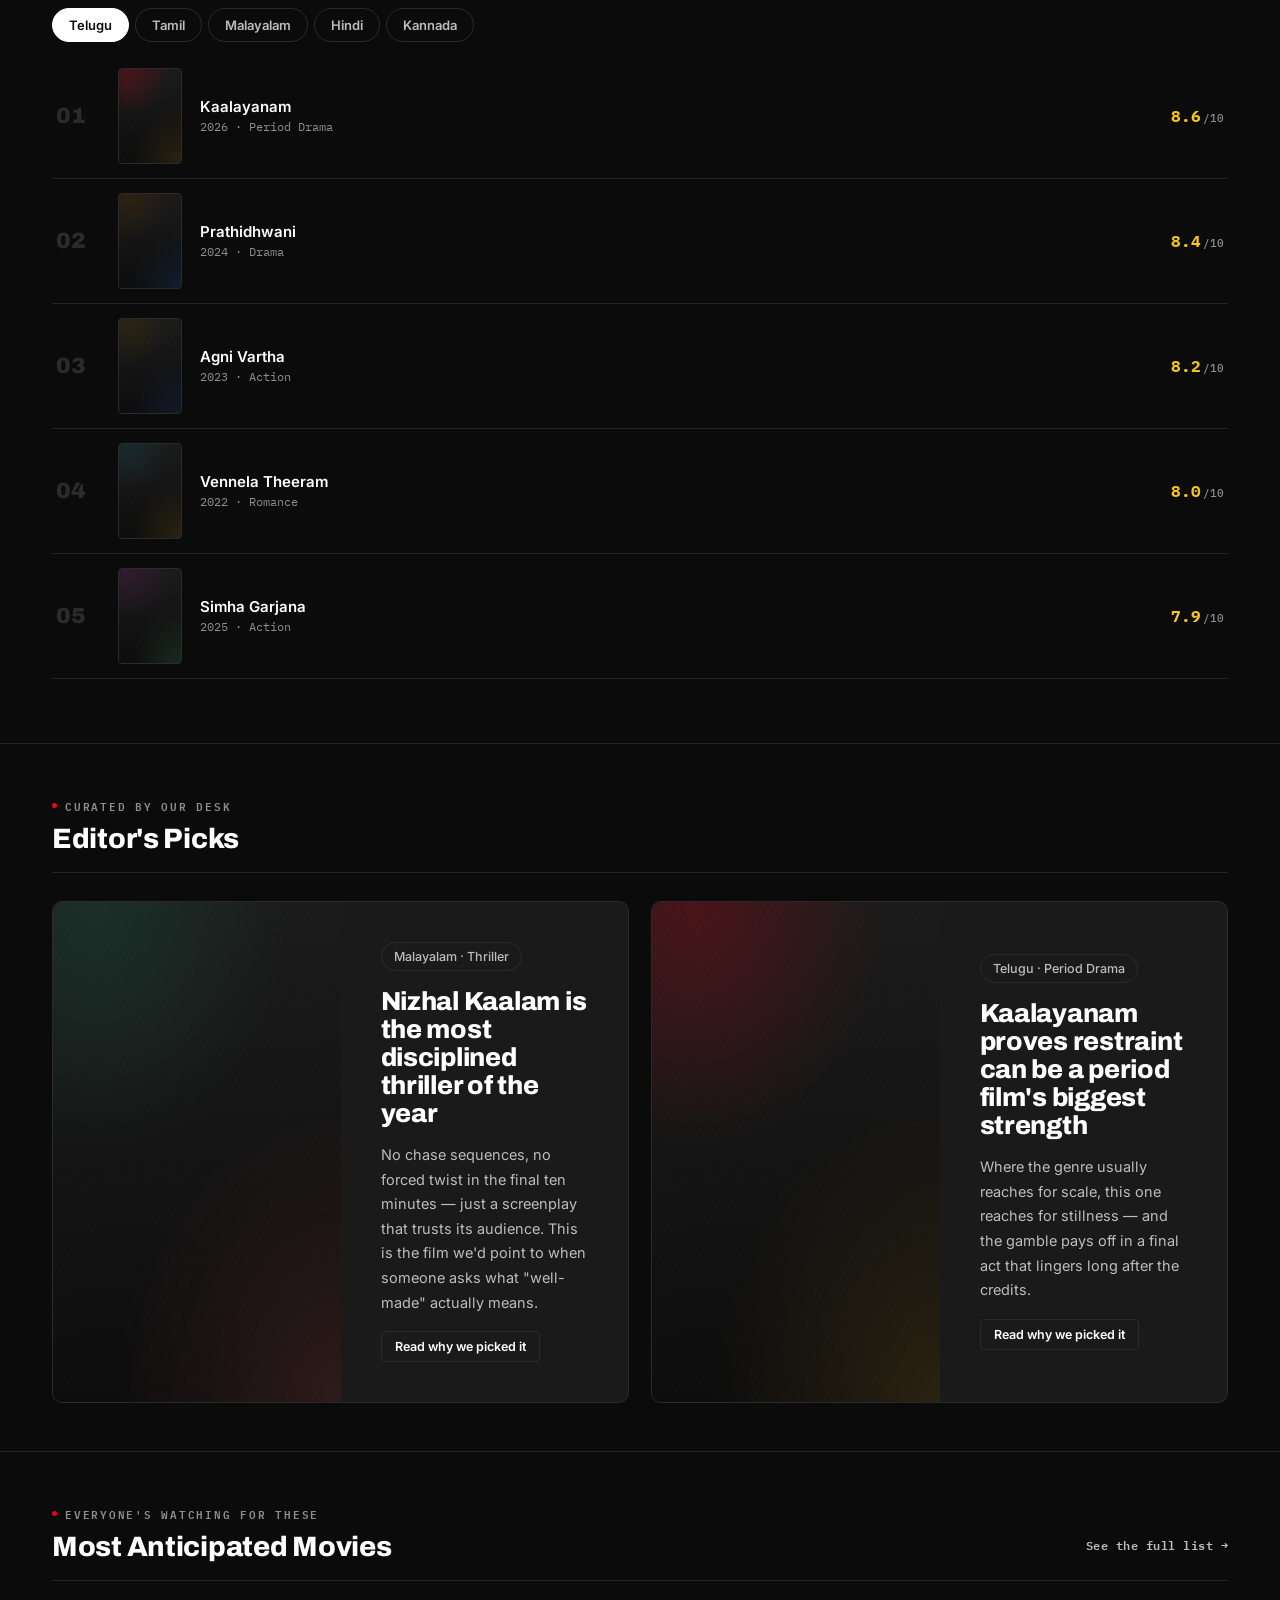
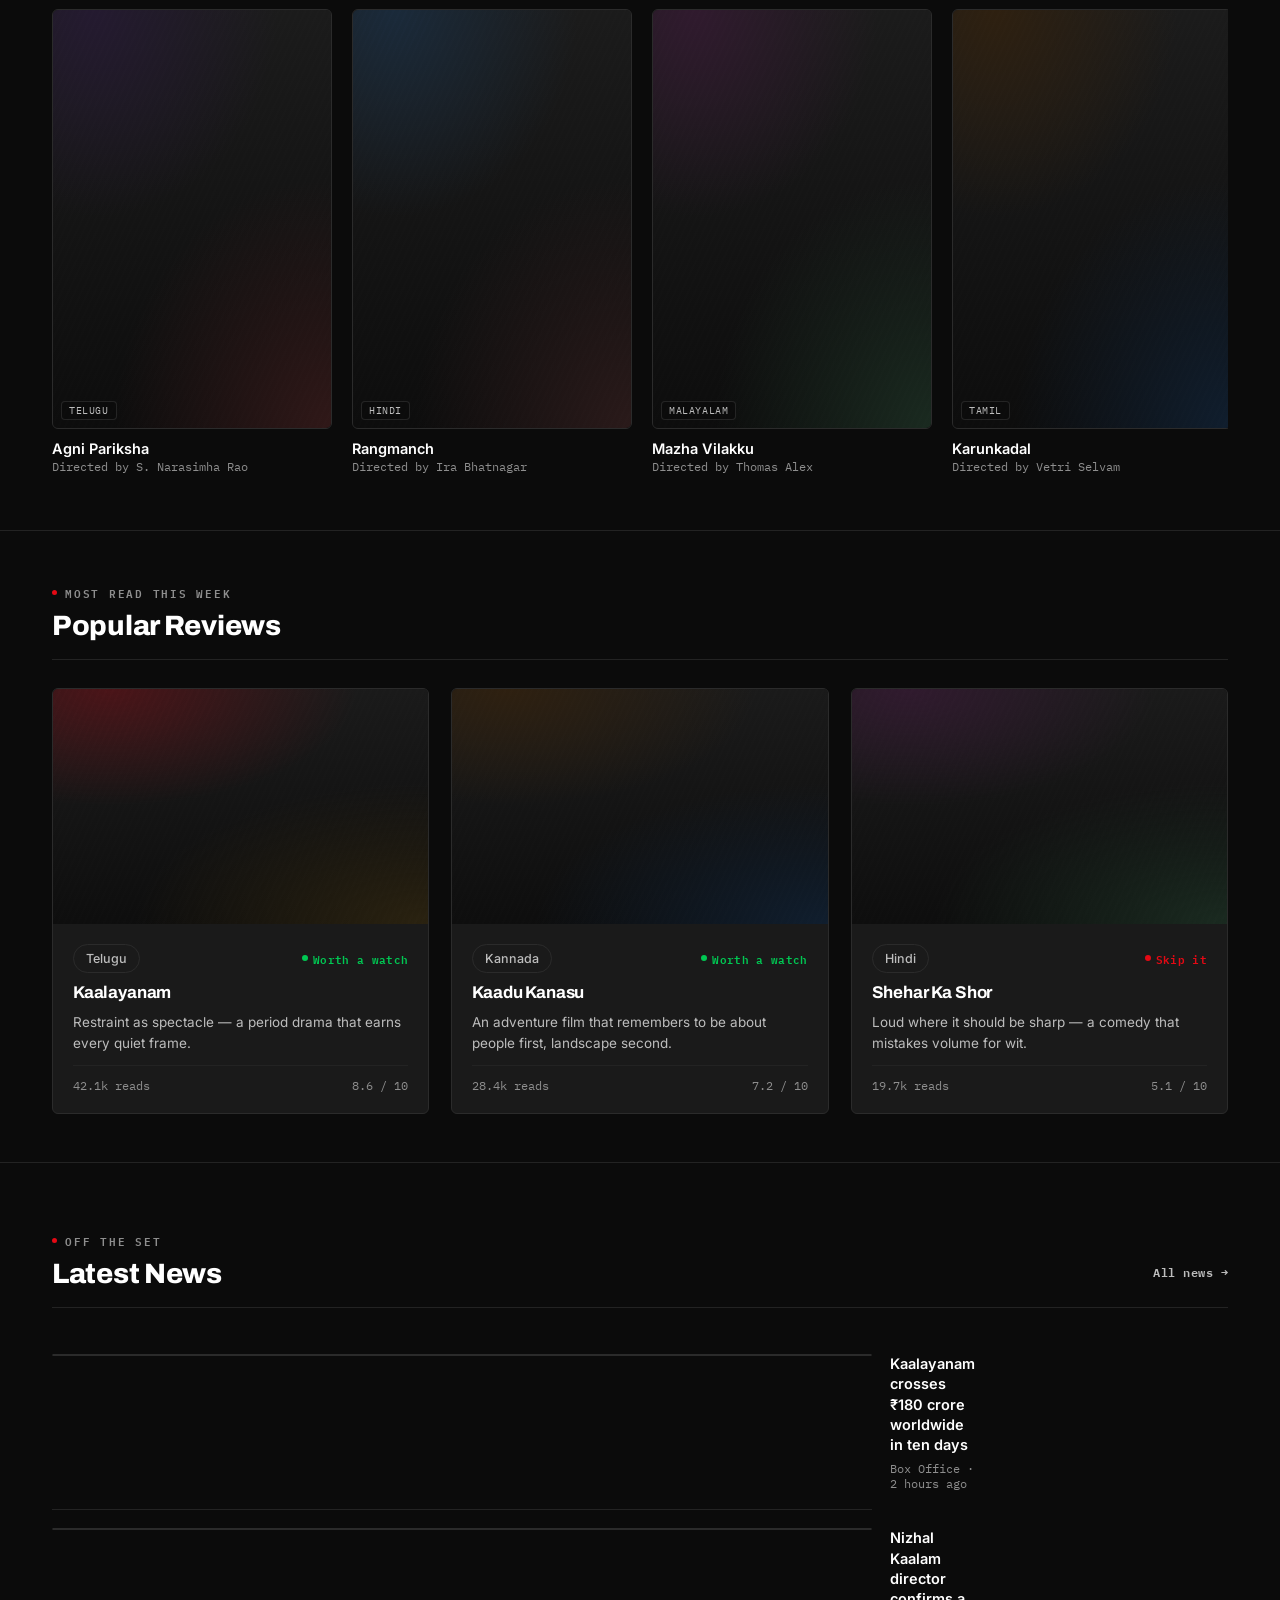
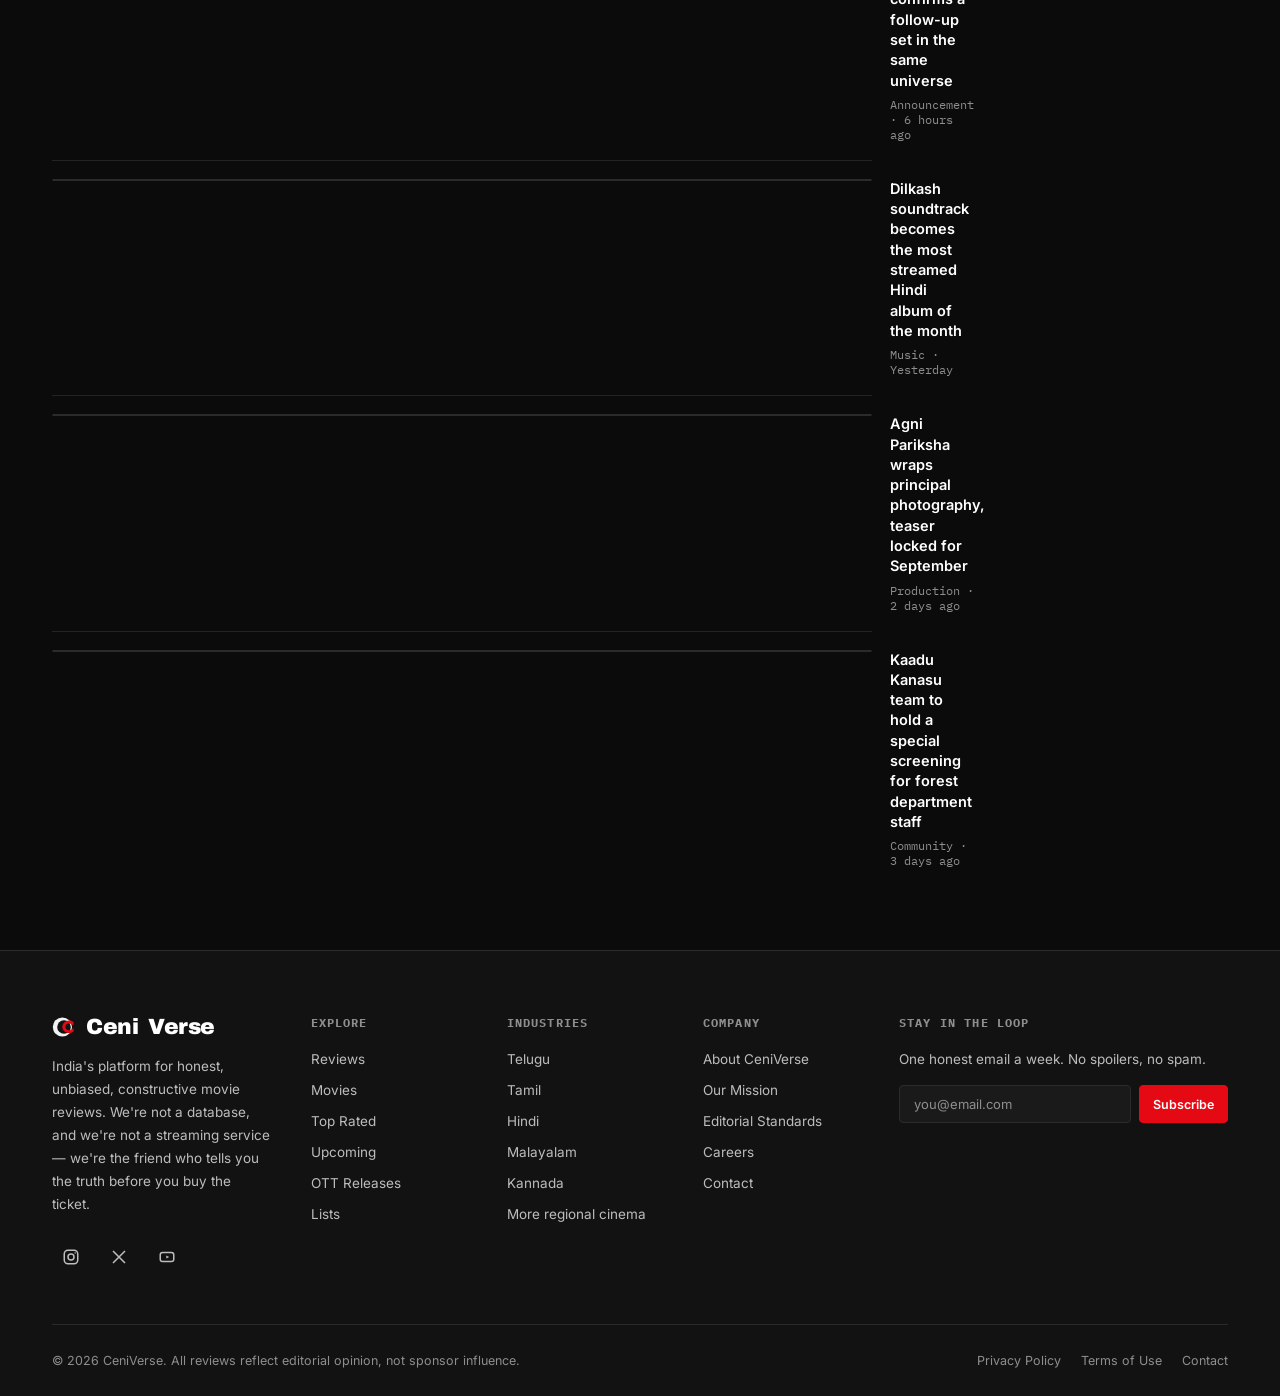
<file: index (2).html>
<!DOCTYPE html>
<html lang="en">
<head>
<meta charset="UTF-8">
<meta name="viewport" content="width=device-width, initial-scale=1.0">
<title>CeniVerse — Where Indian Cinema Meets Honest Reviews</title>
<meta name="description" content="CeniVerse is India's platform for honest, unbiased, constructive movie reviews across Telugu, Tamil, Hindi, Malayalam, Kannada and every regional cinema.">
<link rel="stylesheet" href="style.css">
</head>
<body>

<!-- ============================= HEADER ============================= -->
<header class="site-header">
  <div class="container">
    <a href="index.html" class="logo">
      <svg class="logo-mark" viewBox="0 0 60 60" xmlns="http://www.w3.org/2000/svg" aria-hidden="true">
        <defs>
          <mask id="crescentCut">
            <rect x="0" y="0" width="60" height="60" fill="white"/>
            <circle cx="30" cy="30" r="17" fill="black"/>
          </mask>
        </defs>
        <circle cx="26" cy="30" r="24" fill="#F2F2F2" mask="url(#crescentCut)"/>
        <circle cx="9" cy="17" r="2.6" fill="#F2F2F2"/>
        <circle cx="6" cy="30" r="2.6" fill="#F2F2F2"/>
        <circle cx="9" cy="43" r="2.6" fill="#F2F2F2"/>
        <path d="M42.5 15C33 15 25.5 21.5 25.5 30c0 8.5 7.5 15 17 15 3.8 0 7.2-1.2 10-3.3v-8.3c-2.5 3.9-6 6.2-10 6.2-5.8 0-10.5-4.2-10.5-9.6 0-5.4 4.7-9.6 10.5-9.6 4 0 7.5 2.3 10 6.2v-8.3C49.7 16.2 46.3 15 42.5 15z" fill="#B8060F"/>
        <path d="M44 14C34.5 14 27 20.7 27 29.2c0 8.5 7.5 15.2 17 15.2 3.8 0 7.2-1.2 10-3.3v-8.3c-2.5 3.9-6 6.2-10 6.2-5.8 0-10.5-4.2-10.5-9.6 0-5.4 4.7-9.6 10.5-9.6 4 0 7.5 2.3 10 6.2v-8.3C51.2 15.6 47.8 14 44 14z" fill="#E50914"/>
      </svg>
      Ceni<span>Verse</span>
    </a>

    <nav class="main-nav" aria-label="Primary">
      <a href="index.html" class="active">Home</a>
      <a href="#reviews">Reviews</a>
      <a href="movie.html">Movies</a>
      <a href="#top-rated">Top Rated</a>
      <a href="#upcoming">Upcoming</a>
      <a href="#ott">OTT Releases</a>
      <a href="#news">News</a>
      <a href="#lists">Lists</a>
      <a href="#about">About</a>
    </nav>

    <div class="header-actions">
      <button class="icon-btn" id="searchTrigger" aria-label="Search">
        <svg viewBox="0 0 24 24" stroke-width="2" stroke-linecap="round"><circle cx="11" cy="11" r="7"/><path d="m21 21-4.3-4.3"/></svg>
      </button>
      <a href="#" class="btn btn-ghost btn-sm">Log in</a>
      <a href="#" class="avatar-btn">RS</a>
      <button class="icon-btn mobile-toggle" id="mobileToggle" aria-label="Menu">
        <svg viewBox="0 0 24 24" stroke-width="2" stroke-linecap="round"><path d="M4 6h16M4 12h16M4 18h16"/></svg>
      </button>
    </div>
  </div>
</header>

<!-- Mobile nav drawer -->
<nav id="mobileNav" aria-label="Mobile">
  <a href="index.html">Home</a>
  <a href="#reviews">Reviews</a>
  <a href="movie.html">Movies</a>
  <a href="#top-rated">Top Rated</a>
  <a href="#upcoming">Upcoming</a>
  <a href="#ott">OTT Releases</a>
  <a href="#news">News</a>
  <a href="#lists">Lists</a>
  <a href="#about">About</a>
</nav>

<!-- Search overlay -->
<div id="searchOverlay" style="position:fixed;inset:0;background:rgba(11,11,11,.92);backdrop-filter:blur(6px);z-index:200;display:none;align-items:flex-start;justify-content:center;padding-top:12vh;">
  <div style="width:100%;max-width:620px;padding:0 24px;">
    <div style="display:flex;align-items:center;justify-content:space-between;margin-bottom:14px;">
      <span class="eyebrow"><span class="dot"></span>Search CeniVerse</span>
      <button id="searchClose" class="icon-btn" aria-label="Close search">
        <svg viewBox="0 0 24 24" stroke-width="2" stroke-linecap="round"><path d="M6 6l12 12M18 6 6 18"/></svg>
      </button>
    </div>
    <input type="text" placeholder="Search movies, actors, directors, languages, years…" style="width:100%;background:var(--card);border:1px solid var(--border);border-radius:8px;padding:16px 18px;color:#fff;font-size:16px;font-family:var(--font-body);">
    <div style="margin-top:18px;display:flex;gap:8px;flex-wrap:wrap;">
      <span style="font-size:12px;color:var(--text-muted);font-family:var(--font-mono);padding-top:6px;">Try —</span>
      <span class="pill">Kaalayanam</span>
      <span class="pill">Malayalam 2026</span>
      <span class="pill">Best Cinematography</span>
      <span class="pill">Rating 8+</span>
    </div>
  </div>
</div>

<!-- ============================= HERO ============================= -->
<section class="hero">
  <div class="ph-backdrop" data-tone="1" style="position:absolute;height:640px;-webkit-mask-image:linear-gradient(to bottom, black 0%, black 30%, transparent 90%);mask-image:linear-gradient(to bottom, black 0%, black 30%, transparent 90%);"></div>
  <div class="container hero-inner">
    <div class="hero-poster-wrap">
      <div class="hero-poster ph-poster" data-tone="1">
        <div class="ph-mark">
          <div class="ph-glyph">K</div>
          <div class="ph-title">Kaalayanam</div>
          <div class="ph-industry">Telugu · 2026</div>
        </div>
      </div>
      <div class="verdict-stub">
        <div class="vs-label">Should You Watch?</div>
        <div class="vs-verdict yes">YES</div>
        <div class="vs-dash"></div>
        <div class="vs-score">Overall — 8.6 / 10</div>
      </div>
    </div>

    <div>
      <div class="hero-meta-top">
        <span class="eyebrow"><span class="dot"></span>Featured Review</span>
        <span class="pill">In Theatres</span>
      </div>
      <h1 class="hero-title">Kaalayanam</h1>
      <p class="hero-tagline">"Time does not forgive — it only rearranges the debt."</p>

      <div class="hero-facts">
        <span class="pill">Period Drama</span>
        <span class="pill">Action</span>
        <span class="pill"><strong>2h 42m</strong></span>
        <span class="pill">Telugu</span>
        <span class="pill">Released 24 Jul 2026</span>
        <span class="pill">U/A 16+</span>
      </div>

      <div class="hero-rating-row">
        <div class="rating-badge">
          <div class="num">8.6<small>/10</small></div>
          <div class="lbl"><b>CeniVerse Score</b>Critic + Editorial</div>
        </div>
        <div class="rating-badge">
          <div class="num" style="color:var(--success);">92<small>%</small></div>
          <div class="lbl"><b>Audience Verdict</b>4,210 ratings</div>
        </div>
      </div>

      <p style="margin-top:26px;font-size:14.5px;color:var(--text-secondary);line-height:1.8;max-width:600px;">
        A quiet, confident period drama that trades spectacle for restraint — and mostly wins that trade. Anchored by a career-best central performance and a background score that knows when to disappear, Kaalayanam is the rare tentpole release built on patience rather than noise.
      </p>

      <div class="hero-cta-row">
        <a href="movie.html" class="btn btn-accent">Read Full Review</a>
        <a href="#" class="btn">
          <svg width="14" height="14" viewBox="0 0 24 24" fill="currentColor"><path d="M8 5v14l11-7z"/></svg>
          Watch Trailer
        </a>
        <button class="btn btn-ghost" data-toggle="save">
          <svg width="14" height="14" viewBox="0 0 24 24" stroke="currentColor" stroke-width="2" fill="none"><path d="M6 3h12a1 1 0 0 1 1 1v16l-7-4-7 4V4a1 1 0 0 1 1-1z"/></svg>
          <span class="save-label">Watchlist</span>
        </button>
      </div>
    </div>
  </div>
</section>

<!-- ============================= TRENDING REVIEWS ============================= -->
<section class="block" id="reviews">
  <div class="container">
    <div class="section-head">
      <div>
        <span class="eyebrow"><span class="dot"></span>Right now</span>
        <h2>Trending Reviews</h2>
      </div>
      <a href="#" class="see-all">View all trending →</a>
    </div>

    <div class="rail">
      <!-- card 1 -->
      <a href="movie.html" class="m-card">
        <div class="m-poster ph-poster" data-tone="1">
          <div class="m-score">★ 8.6</div>
          <div class="m-lang">Telugu</div>
        </div>
        <div>
          <div class="m-title">Kaalayanam</div>
          <div class="m-sub">Period · 2026</div>
        </div>
        <span class="m-verdict-tag yes">Worth a watch</span>
      </a>
      <!-- card 2 -->
      <a href="#" class="m-card">
        <div class="m-poster ph-poster" data-tone="3">
          <div class="m-score">★ 7.8</div>
          <div class="m-lang">Tamil</div>
        </div>
        <div>
          <div class="m-title">Veyyil</div>
          <div class="m-sub">Drama · 2026</div>
        </div>
        <span class="m-verdict-tag yes">Worth a watch</span>
      </a>
      <!-- card 3 -->
      <a href="#" class="m-card">
        <div class="m-poster ph-poster" data-tone="5">
          <div class="m-score">★ 8.9</div>
          <div class="m-lang">Malayalam</div>
        </div>
        <div>
          <div class="m-title">Nizhal Kaalam</div>
          <div class="m-sub">Thriller · 2026</div>
        </div>
        <span class="m-verdict-tag yes">Must watch</span>
      </a>
      <!-- card 4 -->
      <a href="#" class="m-card">
        <div class="m-poster ph-poster" data-tone="2">
          <div class="m-score">★ 6.4</div>
          <div class="m-lang">Hindi</div>
        </div>
        <div>
          <div class="m-title">Dilkash</div>
          <div class="m-sub">Romance · 2026</div>
        </div>
        <span class="m-verdict-tag wait">Wait for OTT</span>
      </a>
      <!-- card 5 -->
      <a href="#" class="m-card">
        <div class="m-poster ph-poster" data-tone="6">
          <div class="m-score">★ 7.2</div>
          <div class="m-lang">Kannada</div>
        </div>
        <div>
          <div class="m-title">Kaadu Kanasu</div>
          <div class="m-sub">Adventure · 2026</div>
        </div>
        <span class="m-verdict-tag yes">Worth a watch</span>
      </a>
      <!-- card 6 -->
      <a href="#" class="m-card">
        <div class="m-poster ph-poster" data-tone="4">
          <div class="m-score">★ 5.1</div>
          <div class="m-lang">Hindi</div>
        </div>
        <div>
          <div class="m-title">Shehar Ka Shor</div>
          <div class="m-sub">Comedy · 2026</div>
        </div>
        <span class="m-verdict-tag no">Skip it</span>
      </a>
    </div>
  </div>
</section>

<!-- ============================= LATEST REVIEWS (editorial) ============================= -->
<section class="block">
  <div class="container">
    <div class="section-head">
      <div>
        <span class="eyebrow"><span class="dot"></span>Fresh off the desk</span>
        <h2>Latest Reviews</h2>
      </div>
      <a href="#" class="see-all">All reviews →</a>
    </div>

    <div class="grid-3">
      <div class="review-card">
        <div class="rc-media ph-poster" data-tone="3" style="aspect-ratio:16/10;"></div>
        <div class="rc-body">
          <div class="rc-topline">
            <span class="pill">Tamil</span>
            <span class="m-verdict-tag yes">Worth a watch</span>
          </div>
          <h3>Veyyil</h3>
          <p class="rc-excerpt">A slow-burn family drama that earns its silences. The last thirty minutes carry more restraint and more devastation than most films manage in two hours.</p>
          <div class="rc-foot"><span>By Aravind Menon</span><span>7.8 / 10</span></div>
        </div>
      </div>

      <div class="review-card">
        <div class="rc-media ph-poster" data-tone="5" style="aspect-ratio:16/10;"></div>
        <div class="rc-body">
          <div class="rc-topline">
            <span class="pill">Malayalam</span>
            <span class="m-verdict-tag yes">Must watch</span>
          </div>
          <h3>Nizhal Kaalam</h3>
          <p class="rc-excerpt">A procedural thriller that respects the audience's intelligence. Tight editing and a background score that never overstays its welcome.</p>
          <div class="rc-foot"><span>By Meera Pillai</span><span>8.9 / 10</span></div>
        </div>
      </div>

      <div class="review-card">
        <div class="rc-media ph-poster" data-tone="2" style="aspect-ratio:16/10;"></div>
        <div class="rc-body">
          <div class="rc-topline">
            <span class="pill">Hindi</span>
            <span class="m-verdict-tag wait">Wait for OTT</span>
          </div>
          <h3>Dilkash</h3>
          <p class="rc-excerpt">Pleasant in parts, but the screenplay leans on convenient coincidences once too often. The lead pair's chemistry does the heavy lifting.</p>
          <div class="rc-foot"><span>By Kavya Reddy</span><span>6.4 / 10</span></div>
        </div>
      </div>
    </div>
  </div>
</section>

<!-- ============================= UPCOMING MOVIES ============================= -->
<section class="block tight" id="upcoming">
  <div class="container">
    <div class="section-head">
      <div>
        <span class="eyebrow"><span class="dot"></span>On the calendar</span>
        <h2>Upcoming Movies</h2>
      </div>
      <a href="#" class="see-all">Full release calendar →</a>
    </div>
    <div class="rail">
      <div class="m-card">
        <div class="m-poster ph-poster" data-tone="7"><div class="m-lang">Telugu</div></div>
        <div><div class="m-title">Agni Pariksha</div><div class="m-sub">15 Aug 2026</div></div>
      </div>
      <div class="m-card">
        <div class="m-poster ph-poster" data-tone="8"><div class="m-lang">Hindi</div></div>
        <div><div class="m-title">Rangmanch</div><div class="m-sub">22 Aug 2026</div></div>
      </div>
      <div class="m-card">
        <div class="m-poster ph-poster" data-tone="6"><div class="m-lang">Tamil</div></div>
        <div><div class="m-title">Karunkadal</div><div class="m-sub">29 Aug 2026</div></div>
      </div>
      <div class="m-card">
        <div class="m-poster ph-poster" data-tone="4"><div class="m-lang">Malayalam</div></div>
        <div><div class="m-title">Mazha Vilakku</div><div class="m-sub">05 Sep 2026</div></div>
      </div>
      <div class="m-card">
        <div class="m-poster ph-poster" data-tone="3"><div class="m-lang">Kannada</div></div>
        <div><div class="m-title">Beladingala</div><div class="m-sub">12 Sep 2026</div></div>
      </div>
      <div class="m-card">
        <div class="m-poster ph-poster" data-tone="2"><div class="m-lang">Marathi</div></div>
        <div><div class="m-title">Paulkhun</div><div class="m-sub">19 Sep 2026</div></div>
      </div>
      <div class="m-card">
        <div class="m-poster ph-poster" data-tone="1"><div class="m-lang">Punjabi</div></div>
        <div><div class="m-title">Rukhi Zameen</div><div class="m-sub">26 Sep 2026</div></div>
      </div>
    </div>
  </div>
</section>

<!-- ============================= OTT RELEASES ============================= -->
<section class="block tight" id="ott">
  <div class="container">
    <div class="section-head">
      <div>
        <span class="eyebrow"><span class="dot"></span>Streaming now</span>
        <h2>OTT Releases</h2>
      </div>
      <a href="#" class="see-all">All OTT releases →</a>
    </div>
    <div class="rail">
      <div class="m-card">
        <div class="m-poster ph-poster" data-tone="5"><div class="m-score">★ 7.4</div><div class="m-lang">Telugu</div></div>
        <div><div class="m-title">Antharangam</div><div class="m-sub">Prime Video</div></div>
      </div>
      <div class="m-card">
        <div class="m-poster ph-poster" data-tone="2"><div class="m-score">★ 6.9</div><div class="m-lang">Hindi</div></div>
        <div><div class="m-title">Bheegi Sadak</div><div class="m-sub">Netflix</div></div>
      </div>
      <div class="m-card">
        <div class="m-poster ph-poster" data-tone="6"><div class="m-score">★ 8.1</div><div class="m-lang">Tamil</div></div>
        <div><div class="m-title">Kadal Meen</div><div class="m-sub">Hotstar</div></div>
      </div>
      <div class="m-card">
        <div class="m-poster ph-poster" data-tone="8"><div class="m-score">★ 7.7</div><div class="m-lang">Malayalam</div></div>
        <div><div class="m-title">Ottamuri</div><div class="m-sub">SonyLIV</div></div>
      </div>
      <div class="m-card">
        <div class="m-poster ph-poster" data-tone="3"><div class="m-score">★ 6.2</div><div class="m-lang">Kannada</div></div>
        <div><div class="m-title">Kempu Kanasu</div><div class="m-sub">Prime Video</div></div>
      </div>
      <div class="m-card">
        <div class="m-poster ph-poster" data-tone="7"><div class="m-score">★ 7.0</div><div class="m-lang">Bengali</div></div>
        <div><div class="m-title">Nodir Kinare</div><div class="m-sub">Hoichoi</div></div>
      </div>
    </div>
  </div>
</section>

<!-- ============================= TOP RATED — LANGUAGE TABS ============================= -->
<section class="block" id="top-rated">
  <div class="container">
    <div class="section-head">
      <div>
        <span class="eyebrow"><span class="dot"></span>All-time best</span>
        <h2>Top Rated Movies</h2>
      </div>
      <a href="#" class="see-all">Full leaderboard →</a>
    </div>

    <div class="lang-tabs">
      <button class="lang-tab active" data-lang="telugu">Telugu</button>
      <button class="lang-tab" data-lang="tamil">Tamil</button>
      <button class="lang-tab" data-lang="malayalam">Malayalam</button>
      <button class="lang-tab" data-lang="hindi">Hindi</button>
      <button class="lang-tab" data-lang="kannada">Kannada</button>
    </div>

    <div class="lang-panel active" id="panel-telugu">
      <div class="rank-list">
        <div class="rank-row"><div class="rank-num">01</div><div class="rank-thumb ph-poster" data-tone="1"></div><div class="rank-info"><h4>Kaalayanam</h4><div class="rank-sub">2026 · Period Drama</div></div><div class="rank-score">8.6<small>/10</small></div></div>
        <div class="rank-row"><div class="rank-num">02</div><div class="rank-thumb ph-poster" data-tone="6"></div><div class="rank-info"><h4>Prathidhwani</h4><div class="rank-sub">2024 · Drama</div></div><div class="rank-score">8.4<small>/10</small></div></div>
        <div class="rank-row"><div class="rank-num">03</div><div class="rank-thumb ph-poster" data-tone="3"></div><div class="rank-info"><h4>Agni Vartha</h4><div class="rank-sub">2023 · Action</div></div><div class="rank-score">8.2<small>/10</small></div></div>
        <div class="rank-row"><div class="rank-num">04</div><div class="rank-thumb ph-poster" data-tone="8"></div><div class="rank-info"><h4>Vennela Theeram</h4><div class="rank-sub">2022 · Romance</div></div><div class="rank-score">8.0<small>/10</small></div></div>
        <div class="rank-row"><div class="rank-num">05</div><div class="rank-thumb ph-poster" data-tone="4"></div><div class="rank-info"><h4>Simha Garjana</h4><div class="rank-sub">2025 · Action</div></div><div class="rank-score">7.9<small>/10</small></div></div>
      </div>
    </div>

    <div class="lang-panel" id="panel-tamil">
      <div class="rank-list">
        <div class="rank-row"><div class="rank-num">01</div><div class="rank-thumb ph-poster" data-tone="3"></div><div class="rank-info"><h4>Kadal Meen</h4><div class="rank-sub">2026 · Drama</div></div><div class="rank-score">8.5<small>/10</small></div></div>
        <div class="rank-row"><div class="rank-num">02</div><div class="rank-thumb ph-poster" data-tone="7"></div><div class="rank-info"><h4>Veyyil</h4><div class="rank-sub">2026 · Drama</div></div><div class="rank-score">7.8<small>/10</small></div></div>
        <div class="rank-row"><div class="rank-num">03</div><div class="rank-thumb ph-poster" data-tone="2"></div><div class="rank-info"><h4>Vaanam Paartha Vaazhkai</h4><div class="rank-sub">2021 · Biopic</div></div><div class="rank-score">7.7<small>/10</small></div></div>
        <div class="rank-row"><div class="rank-num">04</div><div class="rank-thumb ph-poster" data-tone="5"></div><div class="rank-info"><h4>Karunkadal</h4><div class="rank-sub">2024 · Thriller</div></div><div class="rank-score">7.6<small>/10</small></div></div>
        <div class="rank-row"><div class="rank-num">05</div><div class="rank-thumb ph-poster" data-tone="1"></div><div class="rank-info"><h4>Thanneer Paravai</h4><div class="rank-sub">2023 · Family</div></div><div class="rank-score">7.4<small>/10</small></div></div>
      </div>
    </div>

    <div class="lang-panel" id="panel-malayalam">
      <div class="rank-list">
        <div class="rank-row"><div class="rank-num">01</div><div class="rank-thumb ph-poster" data-tone="5"></div><div class="rank-info"><h4>Nizhal Kaalam</h4><div class="rank-sub">2026 · Thriller</div></div><div class="rank-score">8.9<small>/10</small></div></div>
        <div class="rank-row"><div class="rank-num">02</div><div class="rank-thumb ph-poster" data-tone="8"></div><div class="rank-info"><h4>Ottamuri</h4><div class="rank-sub">2026 · Drama</div></div><div class="rank-score">7.7<small>/10</small></div></div>
        <div class="rank-row"><div class="rank-num">03</div><div class="rank-thumb ph-poster" data-tone="4"></div><div class="rank-info"><h4>Kadalinte Makal</h4><div class="rank-sub">2022 · Drama</div></div><div class="rank-score">7.5<small>/10</small></div></div>
        <div class="rank-row"><div class="rank-num">04</div><div class="rank-thumb ph-poster" data-tone="6"></div><div class="rank-info"><h4>Mazha Vilakku</h4><div class="rank-sub">2026 · Family</div></div><div class="rank-score">7.3<small>/10</small></div></div>
        <div class="rank-row"><div class="rank-num">05</div><div class="rank-thumb ph-poster" data-tone="2"></div><div class="rank-info"><h4>Veedum Vazhiyum</h4><div class="rank-sub">2020 · Drama</div></div><div class="rank-score">7.2<small>/10</small></div></div>
      </div>
    </div>

    <div class="lang-panel" id="panel-hindi">
      <div class="rank-list">
        <div class="rank-row"><div class="rank-num">01</div><div class="rank-thumb ph-poster" data-tone="2"></div><div class="rank-info"><h4>Rangmanch</h4><div class="rank-sub">2026 · Drama</div></div><div class="rank-score">8.1<small>/10</small></div></div>
        <div class="rank-row"><div class="rank-num">02</div><div class="rank-thumb ph-poster" data-tone="7"></div><div class="rank-info"><h4>Bheegi Sadak</h4><div class="rank-sub">2026 · Crime</div></div><div class="rank-score">6.9<small>/10</small></div></div>
        <div class="rank-row"><div class="rank-num">03</div><div class="rank-thumb ph-poster" data-tone="1"></div><div class="rank-info"><h4>Safar-e-Khwab</h4><div class="rank-sub">2019 · Drama</div></div><div class="rank-score">6.8<small>/10</small></div></div>
        <div class="rank-row"><div class="rank-num">04</div><div class="rank-thumb ph-poster" data-tone="4"></div><div class="rank-info"><h4>Dilkash</h4><div class="rank-sub">2026 · Romance</div></div><div class="rank-score">6.4<small>/10</small></div></div>
        <div class="rank-row"><div class="rank-num">05</div><div class="rank-thumb ph-poster" data-tone="3"></div><div class="rank-info"><h4>Shehar Ka Shor</h4><div class="rank-sub">2026 · Comedy</div></div><div class="rank-score">5.1<small>/10</small></div></div>
      </div>
    </div>

    <div class="lang-panel" id="panel-kannada">
      <div class="rank-list">
        <div class="rank-row"><div class="rank-num">01</div><div class="rank-thumb ph-poster" data-tone="6"></div><div class="rank-info"><h4>Kaadu Kanasu</h4><div class="rank-sub">2026 · Adventure</div></div><div class="rank-score">7.2<small>/10</small></div></div>
        <div class="rank-row"><div class="rank-num">02</div><div class="rank-thumb ph-poster" data-tone="8"></div><div class="rank-info"><h4>Beladingala</h4><div class="rank-sub">2026 · Drama</div></div><div class="rank-score">7.0<small>/10</small></div></div>
        <div class="rank-row"><div class="rank-num">03</div><div class="rank-thumb ph-poster" data-tone="3"></div><div class="rank-info"><h4>Kempu Kanasu</h4><div class="rank-sub">2026 · Family</div></div><div class="rank-score">6.2<small>/10</small></div></div>
        <div class="rank-row"><div class="rank-num">04</div><div class="rank-thumb ph-poster" data-tone="2"></div><div class="rank-info"><h4>Hakki Haaduva Hadu</h4><div class="rank-sub">2021 · Drama</div></div><div class="rank-score">6.9<small>/10</small></div></div>
        <div class="rank-row"><div class="rank-num">05</div><div class="rank-thumb ph-poster" data-tone="5"></div><div class="rank-info"><h4>Kaari Megha</h4><div class="rank-sub">2023 · Thriller</div></div><div class="rank-score">6.7<small>/10</small></div></div>
      </div>
    </div>
  </div>
</section>

<!-- ============================= EDITOR'S PICKS ============================= -->
<section class="block tight">
  <div class="container">
    <div class="section-head">
      <div>
        <span class="eyebrow"><span class="dot"></span>Curated by our desk</span>
        <h2>Editor's Picks</h2>
      </div>
    </div>

    <div class="grid-2">
      <div class="editor-pick">
        <div class="ep-media ph-poster" data-tone="5"></div>
        <div class="ep-body">
          <span class="pill" style="width:fit-content;">Malayalam · Thriller</span>
          <h3>Nizhal Kaalam is the most disciplined thriller of the year</h3>
          <p>No chase sequences, no forced twist in the final ten minutes — just a screenplay that trusts its audience. This is the film we'd point to when someone asks what "well-made" actually means.</p>
          <a href="#" class="btn btn-sm" style="width:fit-content;">Read why we picked it</a>
        </div>
      </div>
      <div class="editor-pick">
        <div class="ep-media ph-poster" data-tone="1"></div>
        <div class="ep-body">
          <span class="pill" style="width:fit-content;">Telugu · Period Drama</span>
          <h3>Kaalayanam proves restraint can be a period film's biggest strength</h3>
          <p>Where the genre usually reaches for scale, this one reaches for stillness — and the gamble pays off in a final act that lingers long after the credits.</p>
          <a href="movie.html" class="btn btn-sm" style="width:fit-content;">Read why we picked it</a>
        </div>
      </div>
    </div>
  </div>
</section>

<!-- ============================= MOST ANTICIPATED ============================= -->
<section class="block tight">
  <div class="container">
    <div class="section-head">
      <div>
        <span class="eyebrow"><span class="dot"></span>Everyone's watching for these</span>
        <h2>Most Anticipated Movies</h2>
      </div>
      <a href="#" class="see-all">See the full list →</a>
    </div>
    <div class="rail wide">
      <div class="m-card">
        <div class="m-poster ph-poster" data-tone="7"><div class="m-lang">Telugu</div></div>
        <div><div class="m-title">Agni Pariksha</div><div class="m-sub">Directed by S. Narasimha Rao</div></div>
      </div>
      <div class="m-card">
        <div class="m-poster ph-poster" data-tone="2"><div class="m-lang">Hindi</div></div>
        <div><div class="m-title">Rangmanch</div><div class="m-sub">Directed by Ira Bhatnagar</div></div>
      </div>
      <div class="m-card">
        <div class="m-poster ph-poster" data-tone="4"><div class="m-lang">Malayalam</div></div>
        <div><div class="m-title">Mazha Vilakku</div><div class="m-sub">Directed by Thomas Alex</div></div>
      </div>
      <div class="m-card">
        <div class="m-poster ph-poster" data-tone="6"><div class="m-lang">Tamil</div></div>
        <div><div class="m-title">Karunkadal</div><div class="m-sub">Directed by Vetri Selvam</div></div>
      </div>
    </div>
  </div>
</section>

<!-- ============================= POPULAR REVIEWS ============================= -->
<section class="block tight">
  <div class="container">
    <div class="section-head">
      <div>
        <span class="eyebrow"><span class="dot"></span>Most read this week</span>
        <h2>Popular Reviews</h2>
      </div>
    </div>
    <div class="grid-3">
      <div class="review-card">
        <div class="rc-media ph-poster" data-tone="1" style="aspect-ratio:16/10;"></div>
        <div class="rc-body">
          <div class="rc-topline"><span class="pill">Telugu</span><span class="m-verdict-tag yes">Worth a watch</span></div>
          <h3>Kaalayanam</h3>
          <p class="rc-excerpt">Restraint as spectacle — a period drama that earns every quiet frame.</p>
          <div class="rc-foot"><span>42.1k reads</span><span>8.6 / 10</span></div>
        </div>
      </div>
      <div class="review-card">
        <div class="rc-media ph-poster" data-tone="6" style="aspect-ratio:16/10;"></div>
        <div class="rc-body">
          <div class="rc-topline"><span class="pill">Kannada</span><span class="m-verdict-tag yes">Worth a watch</span></div>
          <h3>Kaadu Kanasu</h3>
          <p class="rc-excerpt">An adventure film that remembers to be about people first, landscape second.</p>
          <div class="rc-foot"><span>28.4k reads</span><span>7.2 / 10</span></div>
        </div>
      </div>
      <div class="review-card">
        <div class="rc-media ph-poster" data-tone="4" style="aspect-ratio:16/10;"></div>
        <div class="rc-body">
          <div class="rc-topline"><span class="pill">Hindi</span><span class="m-verdict-tag no">Skip it</span></div>
          <h3>Shehar Ka Shor</h3>
          <p class="rc-excerpt">Loud where it should be sharp — a comedy that mistakes volume for wit.</p>
          <div class="rc-foot"><span>19.7k reads</span><span>5.1 / 10</span></div>
        </div>
      </div>
    </div>
  </div>
</section>

<!-- ============================= LATEST NEWS ============================= -->
<section class="block" id="news">
  <div class="container">
    <div class="section-head">
      <div>
        <span class="eyebrow"><span class="dot"></span>Off the set</span>
        <h2>Latest News</h2>
      </div>
      <a href="#" class="see-all">All news →</a>
    </div>

    <div style="max-width:820px;">
      <div class="news-row">
        <div class="news-thumb ph-poster" data-tone="3"></div>
        <div class="news-content">
          <h4>Kaalayanam crosses ₹180 crore worldwide in ten days</h4>
          <div class="news-meta">Box Office · 2 hours ago</div>
        </div>
      </div>
      <div class="news-row">
        <div class="news-thumb ph-poster" data-tone="5"></div>
        <div class="news-content">
          <h4>Nizhal Kaalam director confirms a follow-up set in the same universe</h4>
          <div class="news-meta">Announcement · 6 hours ago</div>
        </div>
      </div>
      <div class="news-row">
        <div class="news-thumb ph-poster" data-tone="2"></div>
        <div class="news-content">
          <h4>Dilkash soundtrack becomes the most streamed Hindi album of the month</h4>
          <div class="news-meta">Music · Yesterday</div>
        </div>
      </div>
      <div class="news-row">
        <div class="news-thumb ph-poster" data-tone="7"></div>
        <div class="news-content">
          <h4>Agni Pariksha wraps principal photography, teaser locked for September</h4>
          <div class="news-meta">Production · 2 days ago</div>
        </div>
      </div>
      <div class="news-row">
        <div class="news-thumb ph-poster" data-tone="6"></div>
        <div class="news-content">
          <h4>Kaadu Kanasu team to hold a special screening for forest department staff</h4>
          <div class="news-meta">Community · 3 days ago</div>
        </div>
      </div>
    </div>
  </div>
</section>

<!-- ============================= FOOTER ============================= -->
<footer class="footer" id="about">
  <div class="container">
    <div class="footer-grid">
      <div>
        <div class="foot-logo">
          <svg class="logo-mark" viewBox="0 0 60 60" xmlns="http://www.w3.org/2000/svg" aria-hidden="true">
            <defs>
              <mask id="crescentCutFoot">
                <rect x="0" y="0" width="60" height="60" fill="white"/>
                <circle cx="30" cy="30" r="17" fill="black"/>
              </mask>
            </defs>
            <circle cx="26" cy="30" r="24" fill="#F2F2F2" mask="url(#crescentCutFoot)"/>
            <circle cx="9" cy="17" r="2.6" fill="#F2F2F2"/>
            <circle cx="6" cy="30" r="2.6" fill="#F2F2F2"/>
            <circle cx="9" cy="43" r="2.6" fill="#F2F2F2"/>
            <path d="M42.5 15C33 15 25.5 21.5 25.5 30c0 8.5 7.5 15 17 15 3.8 0 7.2-1.2 10-3.3v-8.3c-2.5 3.9-6 6.2-10 6.2-5.8 0-10.5-4.2-10.5-9.6 0-5.4 4.7-9.6 10.5-9.6 4 0 7.5 2.3 10 6.2v-8.3C49.7 16.2 46.3 15 42.5 15z" fill="#B8060F"/>
            <path d="M44 14C34.5 14 27 20.7 27 29.2c0 8.5 7.5 15.2 17 15.2 3.8 0 7.2-1.2 10-3.3v-8.3c-2.5 3.9-6 6.2-10 6.2-5.8 0-10.5-4.2-10.5-9.6 0-5.4 4.7-9.6 10.5-9.6 4 0 7.5 2.3 10 6.2v-8.3C51.2 15.6 47.8 14 44 14z" fill="#E50914"/>
          </svg>
          Ceni<span>Verse</span>
        </div>
        <p class="foot-desc">India's platform for honest, unbiased, constructive movie reviews. We're not a database, and we're not a streaming service — we're the friend who tells you the truth before you buy the ticket.</p>
        <div class="social-row">
          <a href="#" class="icon-btn" aria-label="Instagram"><svg viewBox="0 0 24 24" stroke-width="2"><rect x="3" y="3" width="18" height="18" rx="5"/><circle cx="12" cy="12" r="4"/><circle cx="17.5" cy="6.5" r="1" fill="currentColor" stroke="none"/></svg></a>
          <a href="#" class="icon-btn" aria-label="X / Twitter"><svg viewBox="0 0 24 24" stroke-width="2"><path d="M4 4l16 16M20 4 4 20"/></svg></a>
          <a href="#" class="icon-btn" aria-label="YouTube"><svg viewBox="0 0 24 24" stroke-width="2"><rect x="3" y="6" width="18" height="12" rx="3"/><path d="M11 10l4 2-4 2z" fill="currentColor" stroke="none"/></svg></a>
        </div>
      </div>
      <div>
        <h4>Explore</h4>
        <ul>
          <li><a href="#">Reviews</a></li>
          <li><a href="movie.html">Movies</a></li>
          <li><a href="#top-rated">Top Rated</a></li>
          <li><a href="#upcoming">Upcoming</a></li>
          <li><a href="#ott">OTT Releases</a></li>
          <li><a href="#lists">Lists</a></li>
        </ul>
      </div>
      <div>
        <h4>Industries</h4>
        <ul>
          <li><a href="#">Telugu</a></li>
          <li><a href="#">Tamil</a></li>
          <li><a href="#">Hindi</a></li>
          <li><a href="#">Malayalam</a></li>
          <li><a href="#">Kannada</a></li>
          <li><a href="#">More regional cinema</a></li>
        </ul>
      </div>
      <div>
        <h4>Company</h4>
        <ul>
          <li><a href="#about">About CeniVerse</a></li>
          <li><a href="#">Our Mission</a></li>
          <li><a href="#">Editorial Standards</a></li>
          <li><a href="#">Careers</a></li>
          <li><a href="#">Contact</a></li>
        </ul>
      </div>
      <div>
        <h4>Stay in the loop</h4>
        <p class="foot-desc" style="margin-bottom:14px;">One honest email a week. No spoilers, no spam.</p>
        <div class="news-form">
          <input type="email" placeholder="you@email.com">
          <button class="btn btn-accent btn-sm">Subscribe</button>
        </div>
      </div>
    </div>

    <div class="footer-bottom">
      <span>© 2026 CeniVerse. All reviews reflect editorial opinion, not sponsor influence.</span>
      <div class="legal-links">
        <a href="#">Privacy Policy</a>
        <a href="#">Terms of Use</a>
        <a href="#">Contact</a>
      </div>
    </div>
  </div>
</footer>

<script src="script.js"></script>
</body>
</html>
</file>
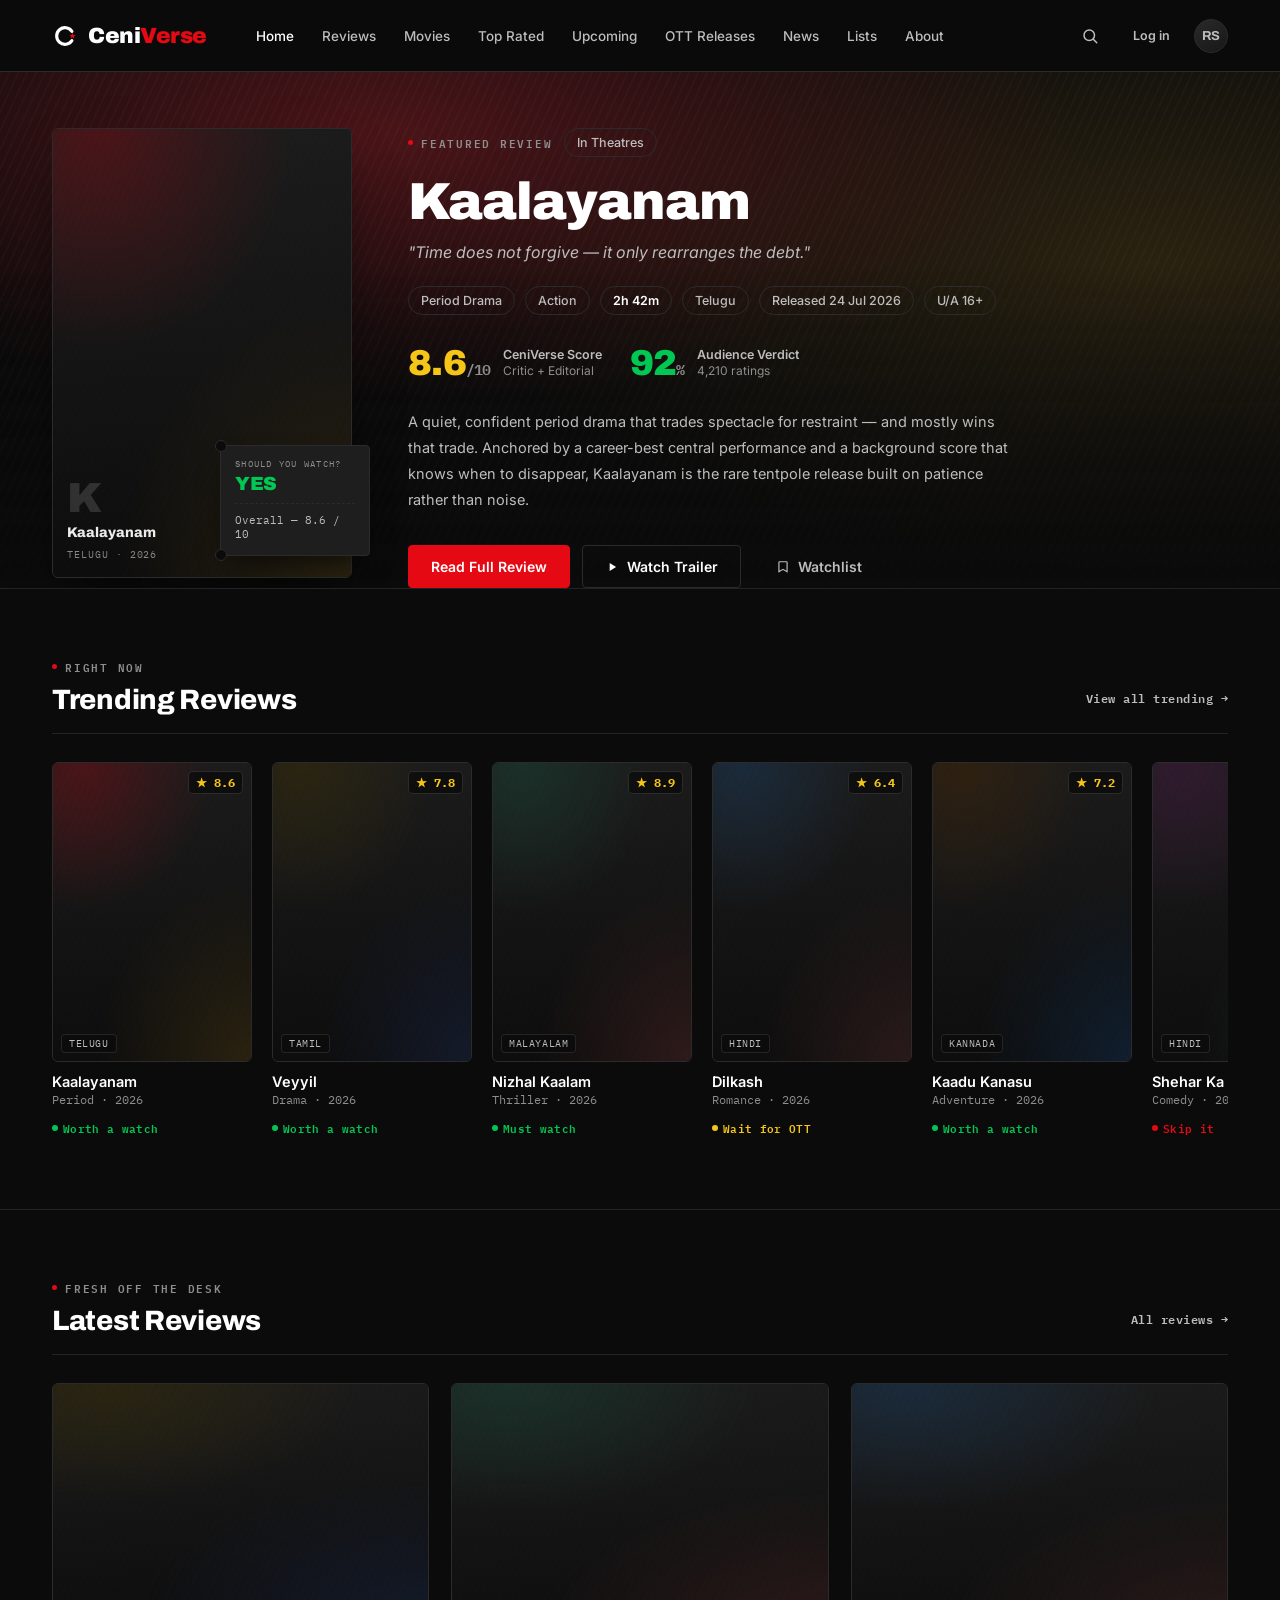
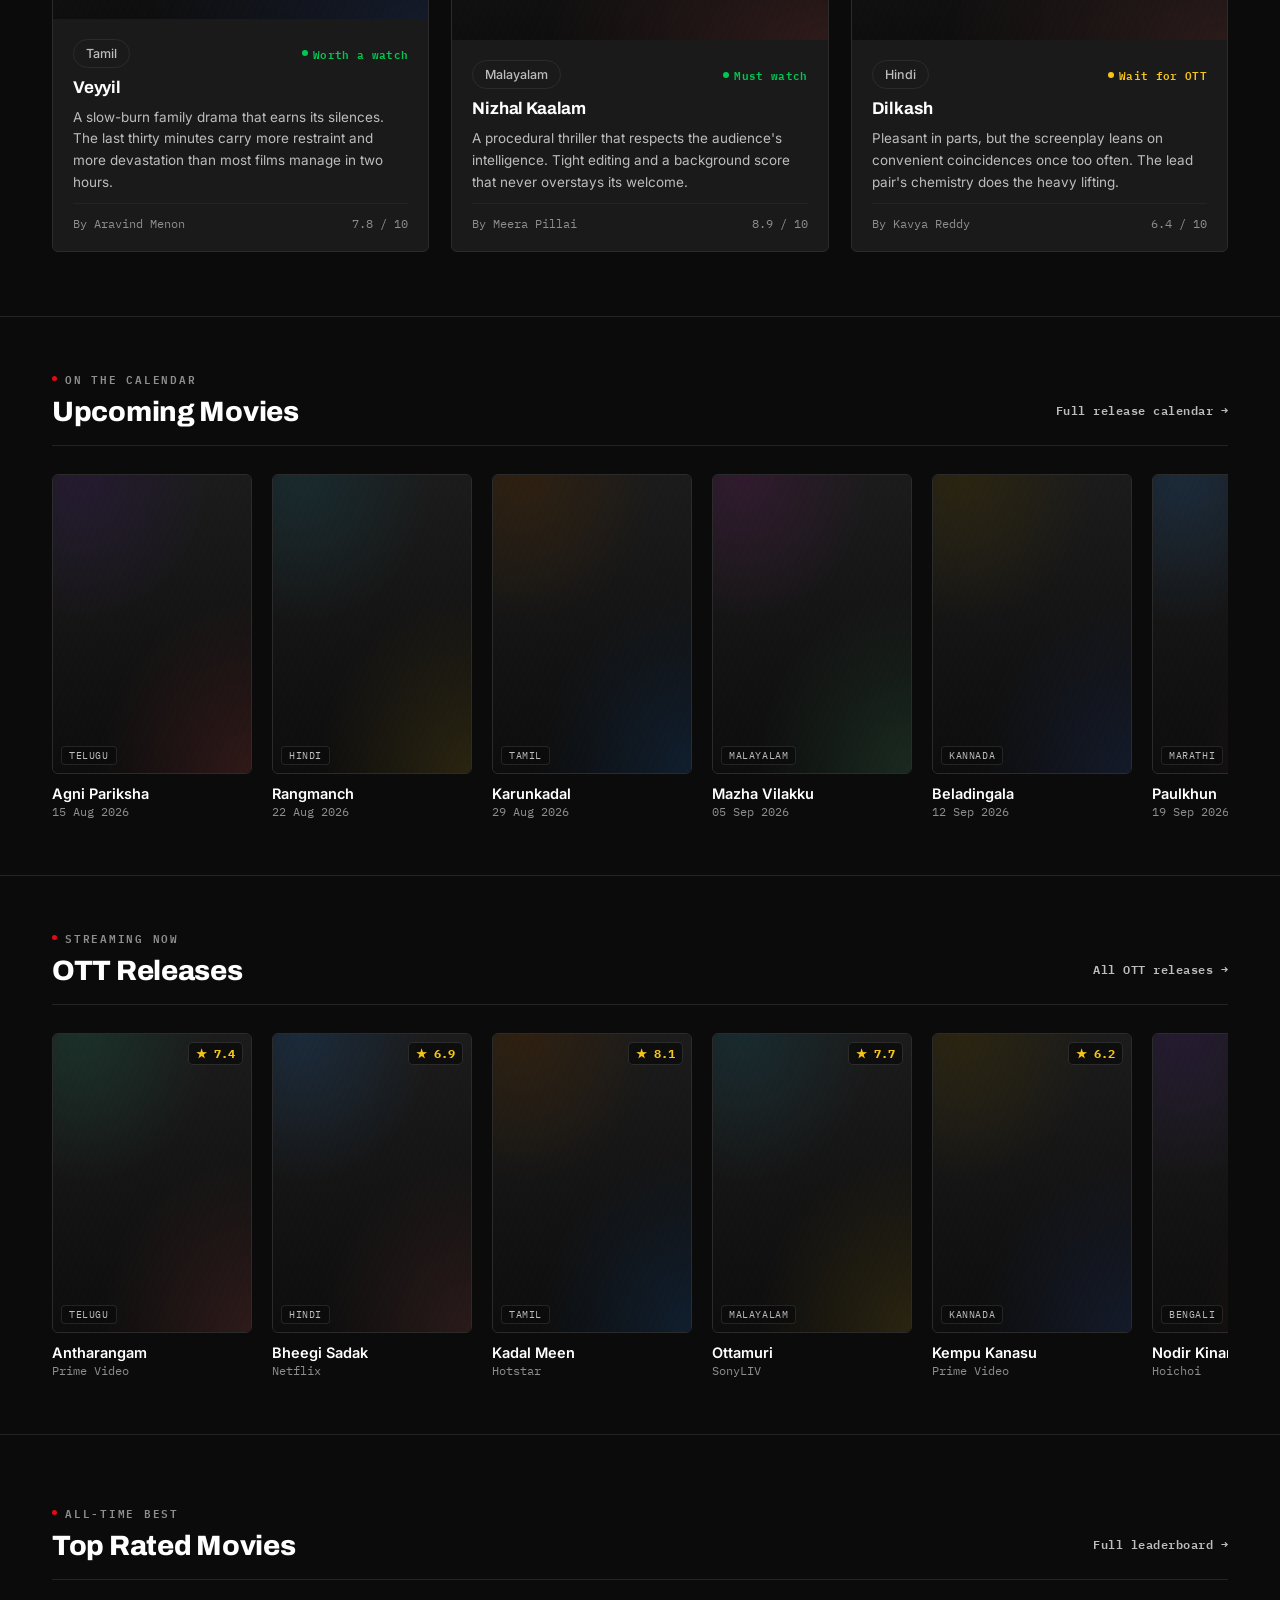
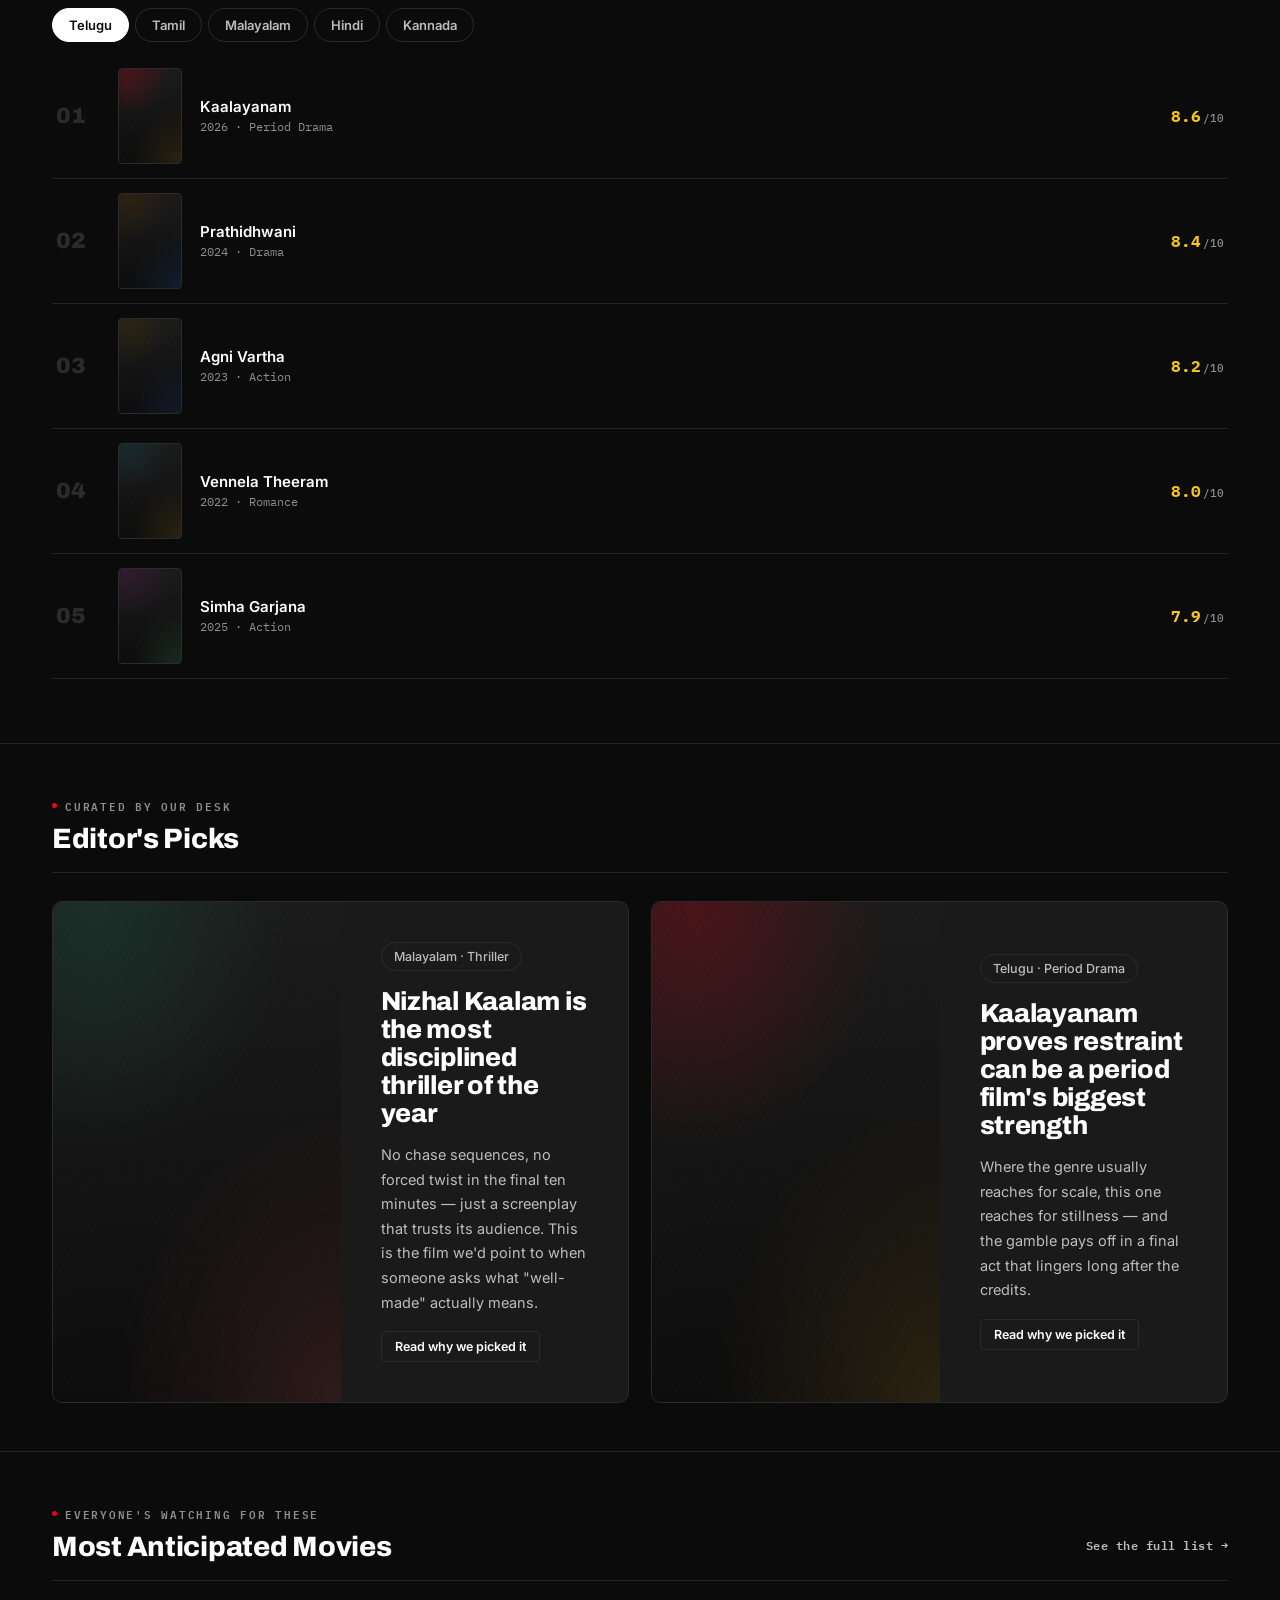
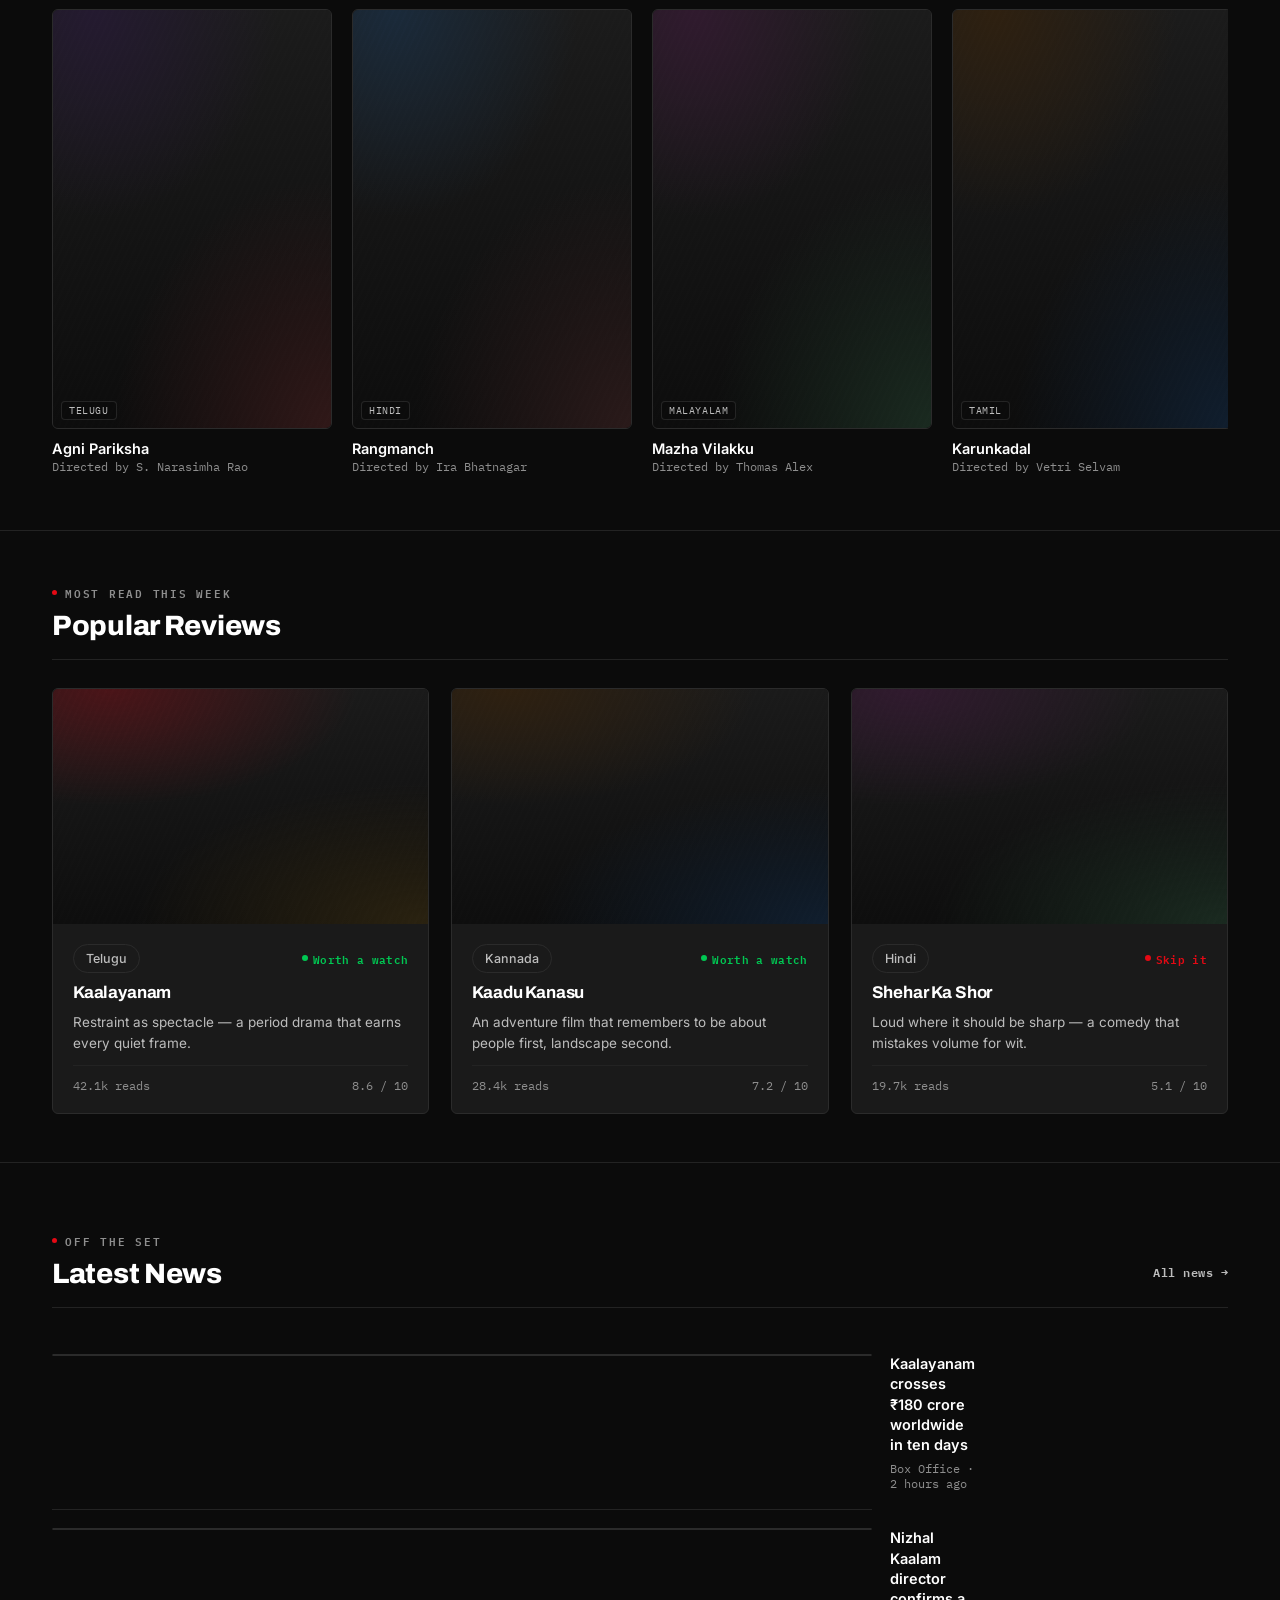
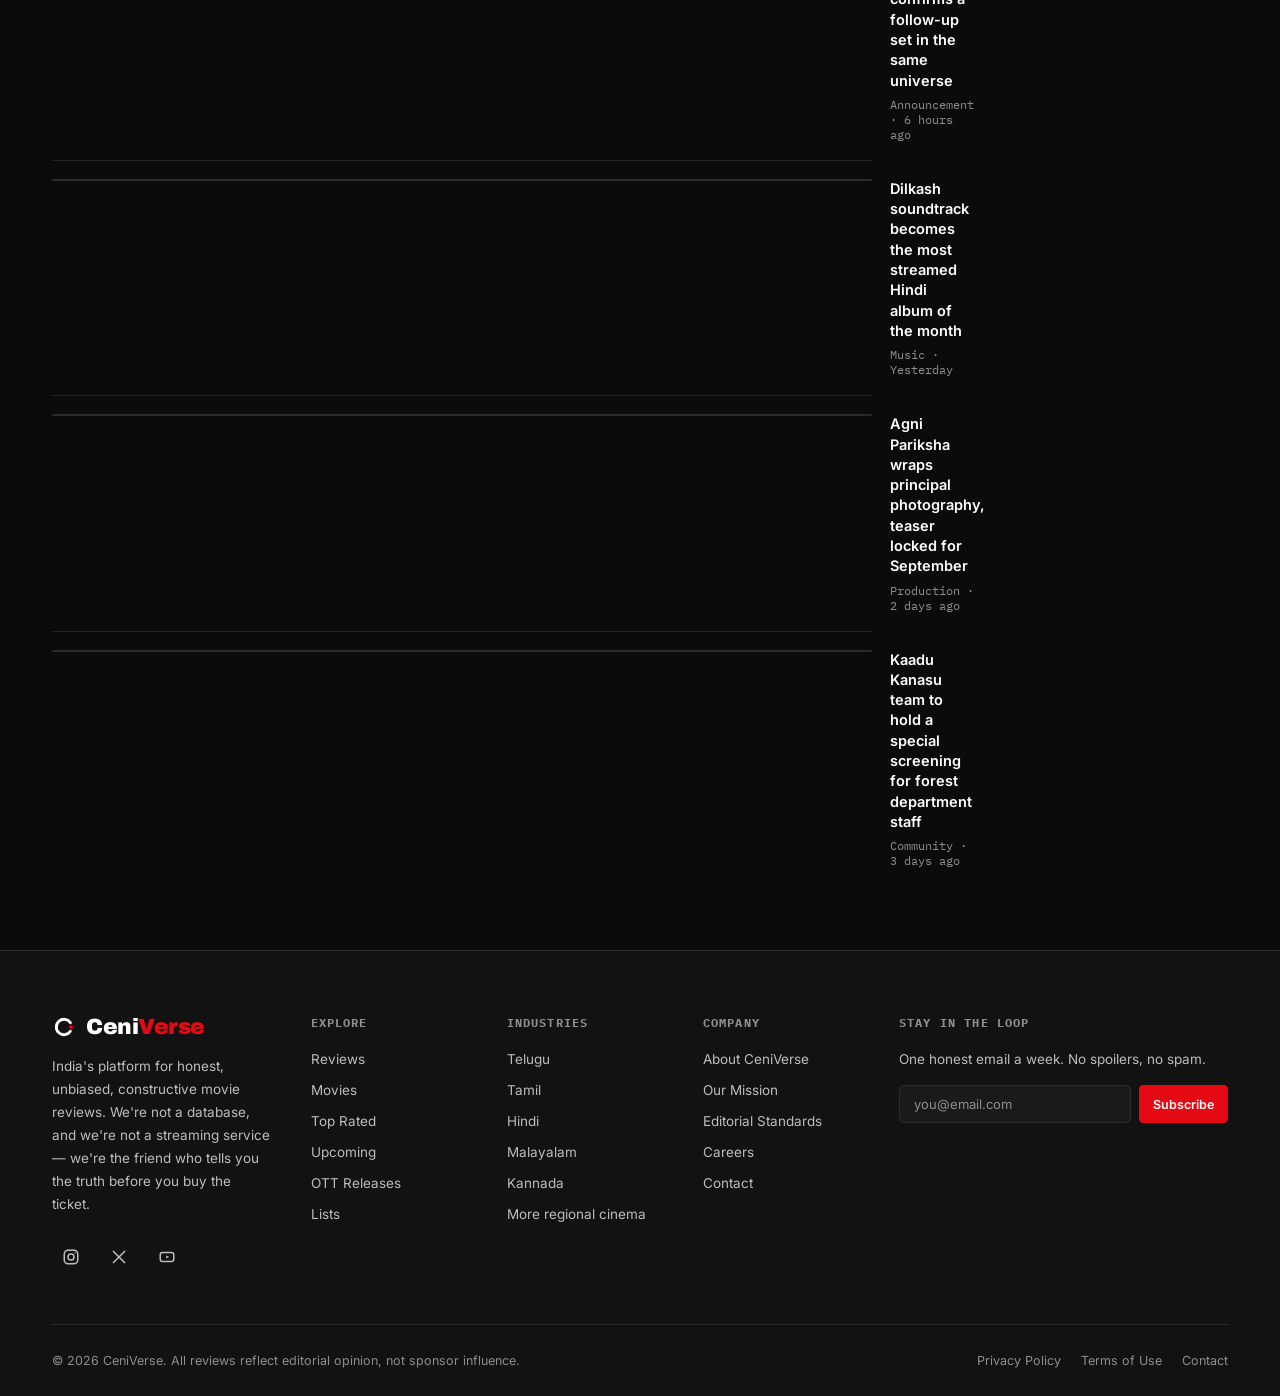
<file: index (3).html>
<!DOCTYPE html>
<html lang="en">
<head>
<meta charset="UTF-8">
<meta name="viewport" content="width=device-width, initial-scale=1.0">
<title>CeniVerse — Where Indian Cinema Meets Honest Reviews</title>
<meta name="description" content="CeniVerse is India's platform for honest, unbiased, constructive movie reviews across Telugu, Tamil, Hindi, Malayalam, Kannada and every regional cinema.">
<link rel="icon" type="image/svg+xml" href="favicon.svg">
<link rel="stylesheet" href="style.css">
</head>
<body>

<!-- ============================= HEADER ============================= -->
<header class="site-header">
  <div class="container">
    <a href="index.html" class="logo">
      <svg class="logo-mark" viewBox="0 0 100 100" xmlns="http://www.w3.org/2000/svg" aria-hidden="true">
        <path d="M 76.53 67.89 A 32 32 0 1 1 76.53 32.11" fill="none" stroke="#FFFFFF" stroke-width="12" stroke-linecap="round"/>
        <path d="M 79.0 37.5 L 82.0 45.87 L 90.89 46.14 L 83.85 51.58 L 86.35 60.11 L 79.0 55.1 L 71.65 60.11 L 74.15 51.58 L 67.11 46.14 L 76.0 45.87 Z" fill="#E50914"/>
      </svg>
      <span class="logo-text">Ceni<span class="logo-accent">Verse</span></span>
    </a>

    <nav class="main-nav" aria-label="Primary">
      <a href="index.html" class="active">Home</a>
      <a href="#reviews">Reviews</a>
      <a href="movie.html">Movies</a>
      <a href="#top-rated">Top Rated</a>
      <a href="#upcoming">Upcoming</a>
      <a href="#ott">OTT Releases</a>
      <a href="#news">News</a>
      <a href="#lists">Lists</a>
      <a href="#about">About</a>
    </nav>

    <div class="header-actions">
      <button class="icon-btn" id="searchTrigger" aria-label="Search">
        <svg viewBox="0 0 24 24" stroke-width="2" stroke-linecap="round"><circle cx="11" cy="11" r="7"/><path d="m21 21-4.3-4.3"/></svg>
      </button>
      <a href="#" class="btn btn-ghost btn-sm">Log in</a>
      <a href="#" class="avatar-btn">RS</a>
      <button class="icon-btn mobile-toggle" id="mobileToggle" aria-label="Menu">
        <svg viewBox="0 0 24 24" stroke-width="2" stroke-linecap="round"><path d="M4 6h16M4 12h16M4 18h16"/></svg>
      </button>
    </div>
  </div>
</header>

<!-- Mobile nav drawer -->
<nav id="mobileNav" aria-label="Mobile">
  <a href="index.html">Home</a>
  <a href="#reviews">Reviews</a>
  <a href="movie.html">Movies</a>
  <a href="#top-rated">Top Rated</a>
  <a href="#upcoming">Upcoming</a>
  <a href="#ott">OTT Releases</a>
  <a href="#news">News</a>
  <a href="#lists">Lists</a>
  <a href="#about">About</a>
</nav>

<!-- Search overlay -->
<div id="searchOverlay" style="position:fixed;inset:0;background:rgba(11,11,11,.92);backdrop-filter:blur(6px);z-index:200;display:none;align-items:flex-start;justify-content:center;padding-top:12vh;">
  <div style="width:100%;max-width:620px;padding:0 24px;">
    <div style="display:flex;align-items:center;justify-content:space-between;margin-bottom:14px;">
      <span class="eyebrow"><span class="dot"></span>Search CeniVerse</span>
      <button id="searchClose" class="icon-btn" aria-label="Close search">
        <svg viewBox="0 0 24 24" stroke-width="2" stroke-linecap="round"><path d="M6 6l12 12M18 6 6 18"/></svg>
      </button>
    </div>
    <input type="text" placeholder="Search movies, actors, directors, languages, years…" style="width:100%;background:var(--card);border:1px solid var(--border);border-radius:8px;padding:16px 18px;color:#fff;font-size:16px;font-family:var(--font-body);">
    <div style="margin-top:18px;display:flex;gap:8px;flex-wrap:wrap;">
      <span style="font-size:12px;color:var(--text-muted);font-family:var(--font-mono);padding-top:6px;">Try —</span>
      <span class="pill">Kaalayanam</span>
      <span class="pill">Malayalam 2026</span>
      <span class="pill">Best Cinematography</span>
      <span class="pill">Rating 8+</span>
    </div>
  </div>
</div>

<!-- ============================= HERO ============================= -->
<section class="hero">
  <div class="ph-backdrop" data-tone="1" style="position:absolute;height:640px;-webkit-mask-image:linear-gradient(to bottom, black 0%, black 30%, transparent 90%);mask-image:linear-gradient(to bottom, black 0%, black 30%, transparent 90%);"></div>
  <div class="container hero-inner">
    <div class="hero-poster-wrap">
      <div class="hero-poster ph-poster" data-tone="1">
        <div class="ph-mark">
          <div class="ph-glyph">K</div>
          <div class="ph-title">Kaalayanam</div>
          <div class="ph-industry">Telugu · 2026</div>
        </div>
      </div>
      <div class="verdict-stub">
        <div class="vs-label">Should You Watch?</div>
        <div class="vs-verdict yes">YES</div>
        <div class="vs-dash"></div>
        <div class="vs-score">Overall — 8.6 / 10</div>
      </div>
    </div>

    <div>
      <div class="hero-meta-top">
        <span class="eyebrow"><span class="dot"></span>Featured Review</span>
        <span class="pill">In Theatres</span>
      </div>
      <h1 class="hero-title">Kaalayanam</h1>
      <p class="hero-tagline">"Time does not forgive — it only rearranges the debt."</p>

      <div class="hero-facts">
        <span class="pill">Period Drama</span>
        <span class="pill">Action</span>
        <span class="pill"><strong>2h 42m</strong></span>
        <span class="pill">Telugu</span>
        <span class="pill">Released 24 Jul 2026</span>
        <span class="pill">U/A 16+</span>
      </div>

      <div class="hero-rating-row">
        <div class="rating-badge">
          <div class="num">8.6<small>/10</small></div>
          <div class="lbl"><b>CeniVerse Score</b>Critic + Editorial</div>
        </div>
        <div class="rating-badge">
          <div class="num" style="color:var(--success);">92<small>%</small></div>
          <div class="lbl"><b>Audience Verdict</b>4,210 ratings</div>
        </div>
      </div>

      <p style="margin-top:26px;font-size:14.5px;color:var(--text-secondary);line-height:1.8;max-width:600px;">
        A quiet, confident period drama that trades spectacle for restraint — and mostly wins that trade. Anchored by a career-best central performance and a background score that knows when to disappear, Kaalayanam is the rare tentpole release built on patience rather than noise.
      </p>

      <div class="hero-cta-row">
        <a href="movie.html" class="btn btn-accent">Read Full Review</a>
        <a href="#" class="btn">
          <svg width="14" height="14" viewBox="0 0 24 24" fill="currentColor"><path d="M8 5v14l11-7z"/></svg>
          Watch Trailer
        </a>
        <button class="btn btn-ghost" data-toggle="save">
          <svg width="14" height="14" viewBox="0 0 24 24" stroke="currentColor" stroke-width="2" fill="none"><path d="M6 3h12a1 1 0 0 1 1 1v16l-7-4-7 4V4a1 1 0 0 1 1-1z"/></svg>
          <span class="save-label">Watchlist</span>
        </button>
      </div>
    </div>
  </div>
</section>

<!-- ============================= TRENDING REVIEWS ============================= -->
<section class="block" id="reviews">
  <div class="container">
    <div class="section-head">
      <div>
        <span class="eyebrow"><span class="dot"></span>Right now</span>
        <h2>Trending Reviews</h2>
      </div>
      <a href="#" class="see-all">View all trending →</a>
    </div>

    <div class="rail">
      <!-- card 1 -->
      <a href="movie.html" class="m-card">
        <div class="m-poster ph-poster" data-tone="1">
          <div class="m-score">★ 8.6</div>
          <div class="m-lang">Telugu</div>
        </div>
        <div>
          <div class="m-title">Kaalayanam</div>
          <div class="m-sub">Period · 2026</div>
        </div>
        <span class="m-verdict-tag yes">Worth a watch</span>
      </a>
      <!-- card 2 -->
      <a href="#" class="m-card">
        <div class="m-poster ph-poster" data-tone="3">
          <div class="m-score">★ 7.8</div>
          <div class="m-lang">Tamil</div>
        </div>
        <div>
          <div class="m-title">Veyyil</div>
          <div class="m-sub">Drama · 2026</div>
        </div>
        <span class="m-verdict-tag yes">Worth a watch</span>
      </a>
      <!-- card 3 -->
      <a href="#" class="m-card">
        <div class="m-poster ph-poster" data-tone="5">
          <div class="m-score">★ 8.9</div>
          <div class="m-lang">Malayalam</div>
        </div>
        <div>
          <div class="m-title">Nizhal Kaalam</div>
          <div class="m-sub">Thriller · 2026</div>
        </div>
        <span class="m-verdict-tag yes">Must watch</span>
      </a>
      <!-- card 4 -->
      <a href="#" class="m-card">
        <div class="m-poster ph-poster" data-tone="2">
          <div class="m-score">★ 6.4</div>
          <div class="m-lang">Hindi</div>
        </div>
        <div>
          <div class="m-title">Dilkash</div>
          <div class="m-sub">Romance · 2026</div>
        </div>
        <span class="m-verdict-tag wait">Wait for OTT</span>
      </a>
      <!-- card 5 -->
      <a href="#" class="m-card">
        <div class="m-poster ph-poster" data-tone="6">
          <div class="m-score">★ 7.2</div>
          <div class="m-lang">Kannada</div>
        </div>
        <div>
          <div class="m-title">Kaadu Kanasu</div>
          <div class="m-sub">Adventure · 2026</div>
        </div>
        <span class="m-verdict-tag yes">Worth a watch</span>
      </a>
      <!-- card 6 -->
      <a href="#" class="m-card">
        <div class="m-poster ph-poster" data-tone="4">
          <div class="m-score">★ 5.1</div>
          <div class="m-lang">Hindi</div>
        </div>
        <div>
          <div class="m-title">Shehar Ka Shor</div>
          <div class="m-sub">Comedy · 2026</div>
        </div>
        <span class="m-verdict-tag no">Skip it</span>
      </a>
    </div>
  </div>
</section>

<!-- ============================= LATEST REVIEWS (editorial) ============================= -->
<section class="block">
  <div class="container">
    <div class="section-head">
      <div>
        <span class="eyebrow"><span class="dot"></span>Fresh off the desk</span>
        <h2>Latest Reviews</h2>
      </div>
      <a href="#" class="see-all">All reviews →</a>
    </div>

    <div class="grid-3">
      <div class="review-card">
        <div class="rc-media ph-poster" data-tone="3" style="aspect-ratio:16/10;"></div>
        <div class="rc-body">
          <div class="rc-topline">
            <span class="pill">Tamil</span>
            <span class="m-verdict-tag yes">Worth a watch</span>
          </div>
          <h3>Veyyil</h3>
          <p class="rc-excerpt">A slow-burn family drama that earns its silences. The last thirty minutes carry more restraint and more devastation than most films manage in two hours.</p>
          <div class="rc-foot"><span>By Aravind Menon</span><span>7.8 / 10</span></div>
        </div>
      </div>

      <div class="review-card">
        <div class="rc-media ph-poster" data-tone="5" style="aspect-ratio:16/10;"></div>
        <div class="rc-body">
          <div class="rc-topline">
            <span class="pill">Malayalam</span>
            <span class="m-verdict-tag yes">Must watch</span>
          </div>
          <h3>Nizhal Kaalam</h3>
          <p class="rc-excerpt">A procedural thriller that respects the audience's intelligence. Tight editing and a background score that never overstays its welcome.</p>
          <div class="rc-foot"><span>By Meera Pillai</span><span>8.9 / 10</span></div>
        </div>
      </div>

      <div class="review-card">
        <div class="rc-media ph-poster" data-tone="2" style="aspect-ratio:16/10;"></div>
        <div class="rc-body">
          <div class="rc-topline">
            <span class="pill">Hindi</span>
            <span class="m-verdict-tag wait">Wait for OTT</span>
          </div>
          <h3>Dilkash</h3>
          <p class="rc-excerpt">Pleasant in parts, but the screenplay leans on convenient coincidences once too often. The lead pair's chemistry does the heavy lifting.</p>
          <div class="rc-foot"><span>By Kavya Reddy</span><span>6.4 / 10</span></div>
        </div>
      </div>
    </div>
  </div>
</section>

<!-- ============================= UPCOMING MOVIES ============================= -->
<section class="block tight" id="upcoming">
  <div class="container">
    <div class="section-head">
      <div>
        <span class="eyebrow"><span class="dot"></span>On the calendar</span>
        <h2>Upcoming Movies</h2>
      </div>
      <a href="#" class="see-all">Full release calendar →</a>
    </div>
    <div class="rail">
      <div class="m-card">
        <div class="m-poster ph-poster" data-tone="7"><div class="m-lang">Telugu</div></div>
        <div><div class="m-title">Agni Pariksha</div><div class="m-sub">15 Aug 2026</div></div>
      </div>
      <div class="m-card">
        <div class="m-poster ph-poster" data-tone="8"><div class="m-lang">Hindi</div></div>
        <div><div class="m-title">Rangmanch</div><div class="m-sub">22 Aug 2026</div></div>
      </div>
      <div class="m-card">
        <div class="m-poster ph-poster" data-tone="6"><div class="m-lang">Tamil</div></div>
        <div><div class="m-title">Karunkadal</div><div class="m-sub">29 Aug 2026</div></div>
      </div>
      <div class="m-card">
        <div class="m-poster ph-poster" data-tone="4"><div class="m-lang">Malayalam</div></div>
        <div><div class="m-title">Mazha Vilakku</div><div class="m-sub">05 Sep 2026</div></div>
      </div>
      <div class="m-card">
        <div class="m-poster ph-poster" data-tone="3"><div class="m-lang">Kannada</div></div>
        <div><div class="m-title">Beladingala</div><div class="m-sub">12 Sep 2026</div></div>
      </div>
      <div class="m-card">
        <div class="m-poster ph-poster" data-tone="2"><div class="m-lang">Marathi</div></div>
        <div><div class="m-title">Paulkhun</div><div class="m-sub">19 Sep 2026</div></div>
      </div>
      <div class="m-card">
        <div class="m-poster ph-poster" data-tone="1"><div class="m-lang">Punjabi</div></div>
        <div><div class="m-title">Rukhi Zameen</div><div class="m-sub">26 Sep 2026</div></div>
      </div>
    </div>
  </div>
</section>

<!-- ============================= OTT RELEASES ============================= -->
<section class="block tight" id="ott">
  <div class="container">
    <div class="section-head">
      <div>
        <span class="eyebrow"><span class="dot"></span>Streaming now</span>
        <h2>OTT Releases</h2>
      </div>
      <a href="#" class="see-all">All OTT releases →</a>
    </div>
    <div class="rail">
      <div class="m-card">
        <div class="m-poster ph-poster" data-tone="5"><div class="m-score">★ 7.4</div><div class="m-lang">Telugu</div></div>
        <div><div class="m-title">Antharangam</div><div class="m-sub">Prime Video</div></div>
      </div>
      <div class="m-card">
        <div class="m-poster ph-poster" data-tone="2"><div class="m-score">★ 6.9</div><div class="m-lang">Hindi</div></div>
        <div><div class="m-title">Bheegi Sadak</div><div class="m-sub">Netflix</div></div>
      </div>
      <div class="m-card">
        <div class="m-poster ph-poster" data-tone="6"><div class="m-score">★ 8.1</div><div class="m-lang">Tamil</div></div>
        <div><div class="m-title">Kadal Meen</div><div class="m-sub">Hotstar</div></div>
      </div>
      <div class="m-card">
        <div class="m-poster ph-poster" data-tone="8"><div class="m-score">★ 7.7</div><div class="m-lang">Malayalam</div></div>
        <div><div class="m-title">Ottamuri</div><div class="m-sub">SonyLIV</div></div>
      </div>
      <div class="m-card">
        <div class="m-poster ph-poster" data-tone="3"><div class="m-score">★ 6.2</div><div class="m-lang">Kannada</div></div>
        <div><div class="m-title">Kempu Kanasu</div><div class="m-sub">Prime Video</div></div>
      </div>
      <div class="m-card">
        <div class="m-poster ph-poster" data-tone="7"><div class="m-score">★ 7.0</div><div class="m-lang">Bengali</div></div>
        <div><div class="m-title">Nodir Kinare</div><div class="m-sub">Hoichoi</div></div>
      </div>
    </div>
  </div>
</section>

<!-- ============================= TOP RATED — LANGUAGE TABS ============================= -->
<section class="block" id="top-rated">
  <div class="container">
    <div class="section-head">
      <div>
        <span class="eyebrow"><span class="dot"></span>All-time best</span>
        <h2>Top Rated Movies</h2>
      </div>
      <a href="#" class="see-all">Full leaderboard →</a>
    </div>

    <div class="lang-tabs">
      <button class="lang-tab active" data-lang="telugu">Telugu</button>
      <button class="lang-tab" data-lang="tamil">Tamil</button>
      <button class="lang-tab" data-lang="malayalam">Malayalam</button>
      <button class="lang-tab" data-lang="hindi">Hindi</button>
      <button class="lang-tab" data-lang="kannada">Kannada</button>
    </div>

    <div class="lang-panel active" id="panel-telugu">
      <div class="rank-list">
        <div class="rank-row"><div class="rank-num">01</div><div class="rank-thumb ph-poster" data-tone="1"></div><div class="rank-info"><h4>Kaalayanam</h4><div class="rank-sub">2026 · Period Drama</div></div><div class="rank-score">8.6<small>/10</small></div></div>
        <div class="rank-row"><div class="rank-num">02</div><div class="rank-thumb ph-poster" data-tone="6"></div><div class="rank-info"><h4>Prathidhwani</h4><div class="rank-sub">2024 · Drama</div></div><div class="rank-score">8.4<small>/10</small></div></div>
        <div class="rank-row"><div class="rank-num">03</div><div class="rank-thumb ph-poster" data-tone="3"></div><div class="rank-info"><h4>Agni Vartha</h4><div class="rank-sub">2023 · Action</div></div><div class="rank-score">8.2<small>/10</small></div></div>
        <div class="rank-row"><div class="rank-num">04</div><div class="rank-thumb ph-poster" data-tone="8"></div><div class="rank-info"><h4>Vennela Theeram</h4><div class="rank-sub">2022 · Romance</div></div><div class="rank-score">8.0<small>/10</small></div></div>
        <div class="rank-row"><div class="rank-num">05</div><div class="rank-thumb ph-poster" data-tone="4"></div><div class="rank-info"><h4>Simha Garjana</h4><div class="rank-sub">2025 · Action</div></div><div class="rank-score">7.9<small>/10</small></div></div>
      </div>
    </div>

    <div class="lang-panel" id="panel-tamil">
      <div class="rank-list">
        <div class="rank-row"><div class="rank-num">01</div><div class="rank-thumb ph-poster" data-tone="3"></div><div class="rank-info"><h4>Kadal Meen</h4><div class="rank-sub">2026 · Drama</div></div><div class="rank-score">8.5<small>/10</small></div></div>
        <div class="rank-row"><div class="rank-num">02</div><div class="rank-thumb ph-poster" data-tone="7"></div><div class="rank-info"><h4>Veyyil</h4><div class="rank-sub">2026 · Drama</div></div><div class="rank-score">7.8<small>/10</small></div></div>
        <div class="rank-row"><div class="rank-num">03</div><div class="rank-thumb ph-poster" data-tone="2"></div><div class="rank-info"><h4>Vaanam Paartha Vaazhkai</h4><div class="rank-sub">2021 · Biopic</div></div><div class="rank-score">7.7<small>/10</small></div></div>
        <div class="rank-row"><div class="rank-num">04</div><div class="rank-thumb ph-poster" data-tone="5"></div><div class="rank-info"><h4>Karunkadal</h4><div class="rank-sub">2024 · Thriller</div></div><div class="rank-score">7.6<small>/10</small></div></div>
        <div class="rank-row"><div class="rank-num">05</div><div class="rank-thumb ph-poster" data-tone="1"></div><div class="rank-info"><h4>Thanneer Paravai</h4><div class="rank-sub">2023 · Family</div></div><div class="rank-score">7.4<small>/10</small></div></div>
      </div>
    </div>

    <div class="lang-panel" id="panel-malayalam">
      <div class="rank-list">
        <div class="rank-row"><div class="rank-num">01</div><div class="rank-thumb ph-poster" data-tone="5"></div><div class="rank-info"><h4>Nizhal Kaalam</h4><div class="rank-sub">2026 · Thriller</div></div><div class="rank-score">8.9<small>/10</small></div></div>
        <div class="rank-row"><div class="rank-num">02</div><div class="rank-thumb ph-poster" data-tone="8"></div><div class="rank-info"><h4>Ottamuri</h4><div class="rank-sub">2026 · Drama</div></div><div class="rank-score">7.7<small>/10</small></div></div>
        <div class="rank-row"><div class="rank-num">03</div><div class="rank-thumb ph-poster" data-tone="4"></div><div class="rank-info"><h4>Kadalinte Makal</h4><div class="rank-sub">2022 · Drama</div></div><div class="rank-score">7.5<small>/10</small></div></div>
        <div class="rank-row"><div class="rank-num">04</div><div class="rank-thumb ph-poster" data-tone="6"></div><div class="rank-info"><h4>Mazha Vilakku</h4><div class="rank-sub">2026 · Family</div></div><div class="rank-score">7.3<small>/10</small></div></div>
        <div class="rank-row"><div class="rank-num">05</div><div class="rank-thumb ph-poster" data-tone="2"></div><div class="rank-info"><h4>Veedum Vazhiyum</h4><div class="rank-sub">2020 · Drama</div></div><div class="rank-score">7.2<small>/10</small></div></div>
      </div>
    </div>

    <div class="lang-panel" id="panel-hindi">
      <div class="rank-list">
        <div class="rank-row"><div class="rank-num">01</div><div class="rank-thumb ph-poster" data-tone="2"></div><div class="rank-info"><h4>Rangmanch</h4><div class="rank-sub">2026 · Drama</div></div><div class="rank-score">8.1<small>/10</small></div></div>
        <div class="rank-row"><div class="rank-num">02</div><div class="rank-thumb ph-poster" data-tone="7"></div><div class="rank-info"><h4>Bheegi Sadak</h4><div class="rank-sub">2026 · Crime</div></div><div class="rank-score">6.9<small>/10</small></div></div>
        <div class="rank-row"><div class="rank-num">03</div><div class="rank-thumb ph-poster" data-tone="1"></div><div class="rank-info"><h4>Safar-e-Khwab</h4><div class="rank-sub">2019 · Drama</div></div><div class="rank-score">6.8<small>/10</small></div></div>
        <div class="rank-row"><div class="rank-num">04</div><div class="rank-thumb ph-poster" data-tone="4"></div><div class="rank-info"><h4>Dilkash</h4><div class="rank-sub">2026 · Romance</div></div><div class="rank-score">6.4<small>/10</small></div></div>
        <div class="rank-row"><div class="rank-num">05</div><div class="rank-thumb ph-poster" data-tone="3"></div><div class="rank-info"><h4>Shehar Ka Shor</h4><div class="rank-sub">2026 · Comedy</div></div><div class="rank-score">5.1<small>/10</small></div></div>
      </div>
    </div>

    <div class="lang-panel" id="panel-kannada">
      <div class="rank-list">
        <div class="rank-row"><div class="rank-num">01</div><div class="rank-thumb ph-poster" data-tone="6"></div><div class="rank-info"><h4>Kaadu Kanasu</h4><div class="rank-sub">2026 · Adventure</div></div><div class="rank-score">7.2<small>/10</small></div></div>
        <div class="rank-row"><div class="rank-num">02</div><div class="rank-thumb ph-poster" data-tone="8"></div><div class="rank-info"><h4>Beladingala</h4><div class="rank-sub">2026 · Drama</div></div><div class="rank-score">7.0<small>/10</small></div></div>
        <div class="rank-row"><div class="rank-num">03</div><div class="rank-thumb ph-poster" data-tone="3"></div><div class="rank-info"><h4>Kempu Kanasu</h4><div class="rank-sub">2026 · Family</div></div><div class="rank-score">6.2<small>/10</small></div></div>
        <div class="rank-row"><div class="rank-num">04</div><div class="rank-thumb ph-poster" data-tone="2"></div><div class="rank-info"><h4>Hakki Haaduva Hadu</h4><div class="rank-sub">2021 · Drama</div></div><div class="rank-score">6.9<small>/10</small></div></div>
        <div class="rank-row"><div class="rank-num">05</div><div class="rank-thumb ph-poster" data-tone="5"></div><div class="rank-info"><h4>Kaari Megha</h4><div class="rank-sub">2023 · Thriller</div></div><div class="rank-score">6.7<small>/10</small></div></div>
      </div>
    </div>
  </div>
</section>

<!-- ============================= EDITOR'S PICKS ============================= -->
<section class="block tight">
  <div class="container">
    <div class="section-head">
      <div>
        <span class="eyebrow"><span class="dot"></span>Curated by our desk</span>
        <h2>Editor's Picks</h2>
      </div>
    </div>

    <div class="grid-2">
      <div class="editor-pick">
        <div class="ep-media ph-poster" data-tone="5"></div>
        <div class="ep-body">
          <span class="pill" style="width:fit-content;">Malayalam · Thriller</span>
          <h3>Nizhal Kaalam is the most disciplined thriller of the year</h3>
          <p>No chase sequences, no forced twist in the final ten minutes — just a screenplay that trusts its audience. This is the film we'd point to when someone asks what "well-made" actually means.</p>
          <a href="#" class="btn btn-sm" style="width:fit-content;">Read why we picked it</a>
        </div>
      </div>
      <div class="editor-pick">
        <div class="ep-media ph-poster" data-tone="1"></div>
        <div class="ep-body">
          <span class="pill" style="width:fit-content;">Telugu · Period Drama</span>
          <h3>Kaalayanam proves restraint can be a period film's biggest strength</h3>
          <p>Where the genre usually reaches for scale, this one reaches for stillness — and the gamble pays off in a final act that lingers long after the credits.</p>
          <a href="movie.html" class="btn btn-sm" style="width:fit-content;">Read why we picked it</a>
        </div>
      </div>
    </div>
  </div>
</section>

<!-- ============================= MOST ANTICIPATED ============================= -->
<section class="block tight">
  <div class="container">
    <div class="section-head">
      <div>
        <span class="eyebrow"><span class="dot"></span>Everyone's watching for these</span>
        <h2>Most Anticipated Movies</h2>
      </div>
      <a href="#" class="see-all">See the full list →</a>
    </div>
    <div class="rail wide">
      <div class="m-card">
        <div class="m-poster ph-poster" data-tone="7"><div class="m-lang">Telugu</div></div>
        <div><div class="m-title">Agni Pariksha</div><div class="m-sub">Directed by S. Narasimha Rao</div></div>
      </div>
      <div class="m-card">
        <div class="m-poster ph-poster" data-tone="2"><div class="m-lang">Hindi</div></div>
        <div><div class="m-title">Rangmanch</div><div class="m-sub">Directed by Ira Bhatnagar</div></div>
      </div>
      <div class="m-card">
        <div class="m-poster ph-poster" data-tone="4"><div class="m-lang">Malayalam</div></div>
        <div><div class="m-title">Mazha Vilakku</div><div class="m-sub">Directed by Thomas Alex</div></div>
      </div>
      <div class="m-card">
        <div class="m-poster ph-poster" data-tone="6"><div class="m-lang">Tamil</div></div>
        <div><div class="m-title">Karunkadal</div><div class="m-sub">Directed by Vetri Selvam</div></div>
      </div>
    </div>
  </div>
</section>

<!-- ============================= POPULAR REVIEWS ============================= -->
<section class="block tight">
  <div class="container">
    <div class="section-head">
      <div>
        <span class="eyebrow"><span class="dot"></span>Most read this week</span>
        <h2>Popular Reviews</h2>
      </div>
    </div>
    <div class="grid-3">
      <div class="review-card">
        <div class="rc-media ph-poster" data-tone="1" style="aspect-ratio:16/10;"></div>
        <div class="rc-body">
          <div class="rc-topline"><span class="pill">Telugu</span><span class="m-verdict-tag yes">Worth a watch</span></div>
          <h3>Kaalayanam</h3>
          <p class="rc-excerpt">Restraint as spectacle — a period drama that earns every quiet frame.</p>
          <div class="rc-foot"><span>42.1k reads</span><span>8.6 / 10</span></div>
        </div>
      </div>
      <div class="review-card">
        <div class="rc-media ph-poster" data-tone="6" style="aspect-ratio:16/10;"></div>
        <div class="rc-body">
          <div class="rc-topline"><span class="pill">Kannada</span><span class="m-verdict-tag yes">Worth a watch</span></div>
          <h3>Kaadu Kanasu</h3>
          <p class="rc-excerpt">An adventure film that remembers to be about people first, landscape second.</p>
          <div class="rc-foot"><span>28.4k reads</span><span>7.2 / 10</span></div>
        </div>
      </div>
      <div class="review-card">
        <div class="rc-media ph-poster" data-tone="4" style="aspect-ratio:16/10;"></div>
        <div class="rc-body">
          <div class="rc-topline"><span class="pill">Hindi</span><span class="m-verdict-tag no">Skip it</span></div>
          <h3>Shehar Ka Shor</h3>
          <p class="rc-excerpt">Loud where it should be sharp — a comedy that mistakes volume for wit.</p>
          <div class="rc-foot"><span>19.7k reads</span><span>5.1 / 10</span></div>
        </div>
      </div>
    </div>
  </div>
</section>

<!-- ============================= LATEST NEWS ============================= -->
<section class="block" id="news">
  <div class="container">
    <div class="section-head">
      <div>
        <span class="eyebrow"><span class="dot"></span>Off the set</span>
        <h2>Latest News</h2>
      </div>
      <a href="#" class="see-all">All news →</a>
    </div>

    <div style="max-width:820px;">
      <div class="news-row">
        <div class="news-thumb ph-poster" data-tone="3"></div>
        <div class="news-content">
          <h4>Kaalayanam crosses ₹180 crore worldwide in ten days</h4>
          <div class="news-meta">Box Office · 2 hours ago</div>
        </div>
      </div>
      <div class="news-row">
        <div class="news-thumb ph-poster" data-tone="5"></div>
        <div class="news-content">
          <h4>Nizhal Kaalam director confirms a follow-up set in the same universe</h4>
          <div class="news-meta">Announcement · 6 hours ago</div>
        </div>
      </div>
      <div class="news-row">
        <div class="news-thumb ph-poster" data-tone="2"></div>
        <div class="news-content">
          <h4>Dilkash soundtrack becomes the most streamed Hindi album of the month</h4>
          <div class="news-meta">Music · Yesterday</div>
        </div>
      </div>
      <div class="news-row">
        <div class="news-thumb ph-poster" data-tone="7"></div>
        <div class="news-content">
          <h4>Agni Pariksha wraps principal photography, teaser locked for September</h4>
          <div class="news-meta">Production · 2 days ago</div>
        </div>
      </div>
      <div class="news-row">
        <div class="news-thumb ph-poster" data-tone="6"></div>
        <div class="news-content">
          <h4>Kaadu Kanasu team to hold a special screening for forest department staff</h4>
          <div class="news-meta">Community · 3 days ago</div>
        </div>
      </div>
    </div>
  </div>
</section>

<!-- ============================= FOOTER ============================= -->
<footer class="footer" id="about">
  <div class="container">
    <div class="footer-grid">
      <div>
        <div class="foot-logo">
          <svg class="logo-mark" viewBox="0 0 100 100" xmlns="http://www.w3.org/2000/svg" aria-hidden="true">
        <path d="M 76.53 67.89 A 32 32 0 1 1 76.53 32.11" fill="none" stroke="#FFFFFF" stroke-width="12" stroke-linecap="round"/>
        <path d="M 79.0 37.5 L 82.0 45.87 L 90.89 46.14 L 83.85 51.58 L 86.35 60.11 L 79.0 55.1 L 71.65 60.11 L 74.15 51.58 L 67.11 46.14 L 76.0 45.87 Z" fill="#E50914"/>
      </svg>
          <span class="logo-text">Ceni<span class="logo-accent">Verse</span></span>
        </div>
        <p class="foot-desc">India's platform for honest, unbiased, constructive movie reviews. We're not a database, and we're not a streaming service — we're the friend who tells you the truth before you buy the ticket.</p>
        <div class="social-row">
          <a href="#" class="icon-btn" aria-label="Instagram"><svg viewBox="0 0 24 24" stroke-width="2"><rect x="3" y="3" width="18" height="18" rx="5"/><circle cx="12" cy="12" r="4"/><circle cx="17.5" cy="6.5" r="1" fill="currentColor" stroke="none"/></svg></a>
          <a href="#" class="icon-btn" aria-label="X / Twitter"><svg viewBox="0 0 24 24" stroke-width="2"><path d="M4 4l16 16M20 4 4 20"/></svg></a>
          <a href="#" class="icon-btn" aria-label="YouTube"><svg viewBox="0 0 24 24" stroke-width="2"><rect x="3" y="6" width="18" height="12" rx="3"/><path d="M11 10l4 2-4 2z" fill="currentColor" stroke="none"/></svg></a>
        </div>
      </div>
      <div>
        <h4>Explore</h4>
        <ul>
          <li><a href="#">Reviews</a></li>
          <li><a href="movie.html">Movies</a></li>
          <li><a href="#top-rated">Top Rated</a></li>
          <li><a href="#upcoming">Upcoming</a></li>
          <li><a href="#ott">OTT Releases</a></li>
          <li><a href="#lists">Lists</a></li>
        </ul>
      </div>
      <div>
        <h4>Industries</h4>
        <ul>
          <li><a href="#">Telugu</a></li>
          <li><a href="#">Tamil</a></li>
          <li><a href="#">Hindi</a></li>
          <li><a href="#">Malayalam</a></li>
          <li><a href="#">Kannada</a></li>
          <li><a href="#">More regional cinema</a></li>
        </ul>
      </div>
      <div>
        <h4>Company</h4>
        <ul>
          <li><a href="#about">About CeniVerse</a></li>
          <li><a href="#">Our Mission</a></li>
          <li><a href="#">Editorial Standards</a></li>
          <li><a href="#">Careers</a></li>
          <li><a href="#">Contact</a></li>
        </ul>
      </div>
      <div>
        <h4>Stay in the loop</h4>
        <p class="foot-desc" style="margin-bottom:14px;">One honest email a week. No spoilers, no spam.</p>
        <div class="news-form">
          <input type="email" placeholder="you@email.com">
          <button class="btn btn-accent btn-sm">Subscribe</button>
        </div>
      </div>
    </div>

    <div class="footer-bottom">
      <span>© 2026 CeniVerse. All reviews reflect editorial opinion, not sponsor influence.</span>
      <div class="legal-links">
        <a href="#">Privacy Policy</a>
        <a href="#">Terms of Use</a>
        <a href="#">Contact</a>
      </div>
    </div>
  </div>
</footer>

<script src="script.js"></script>
</body>
</html>
</file>
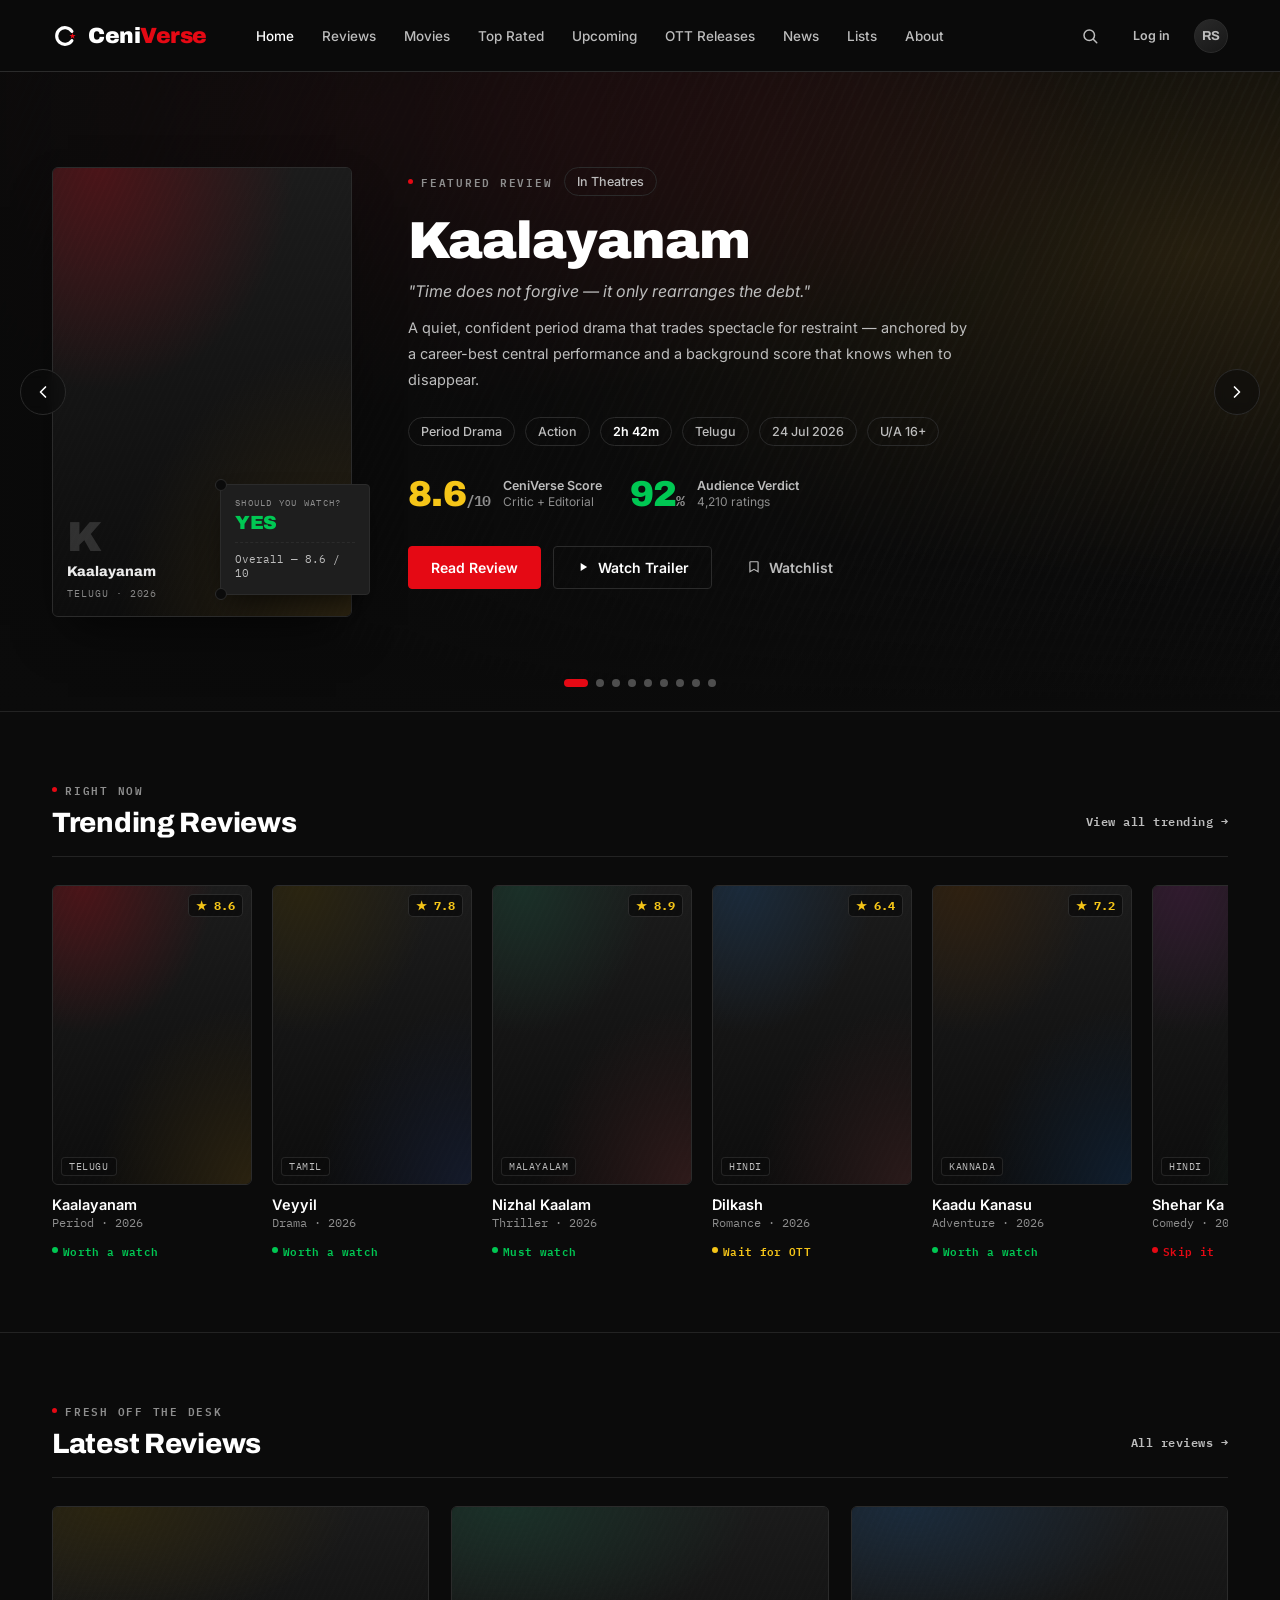
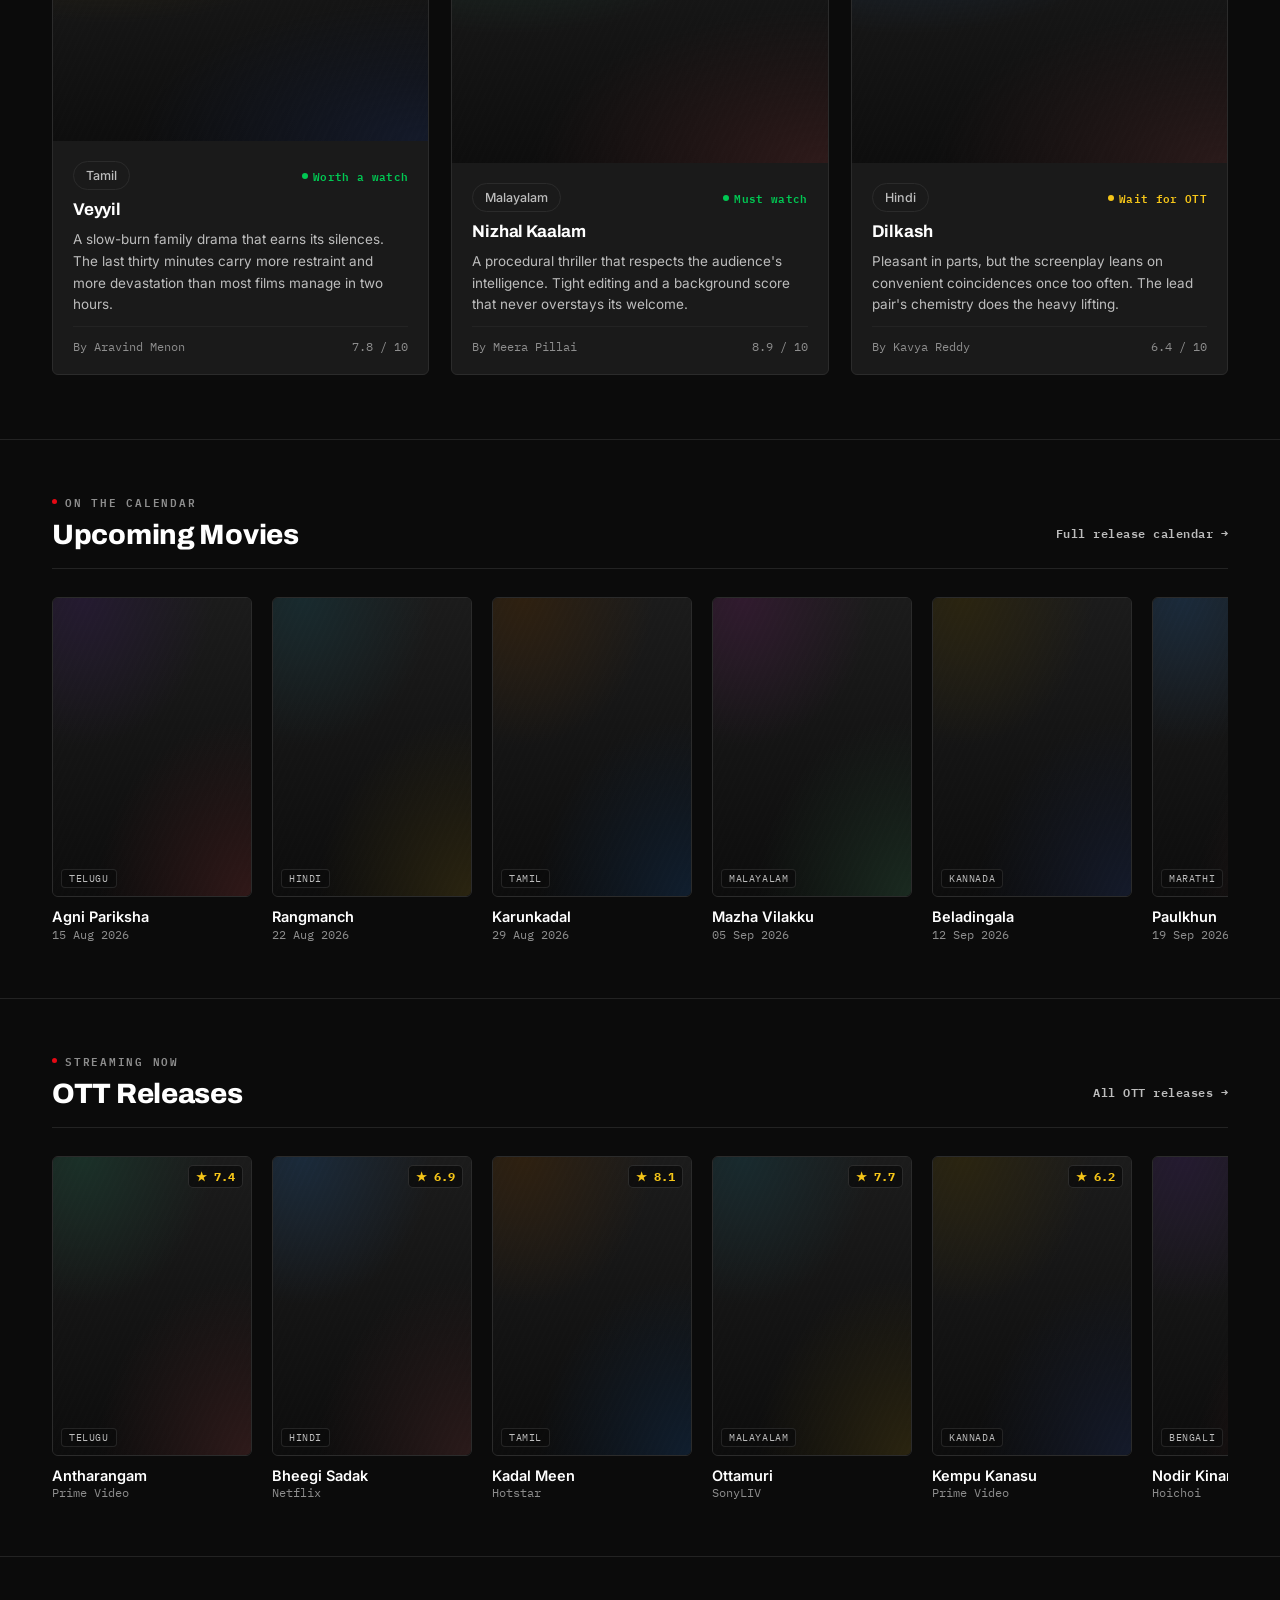
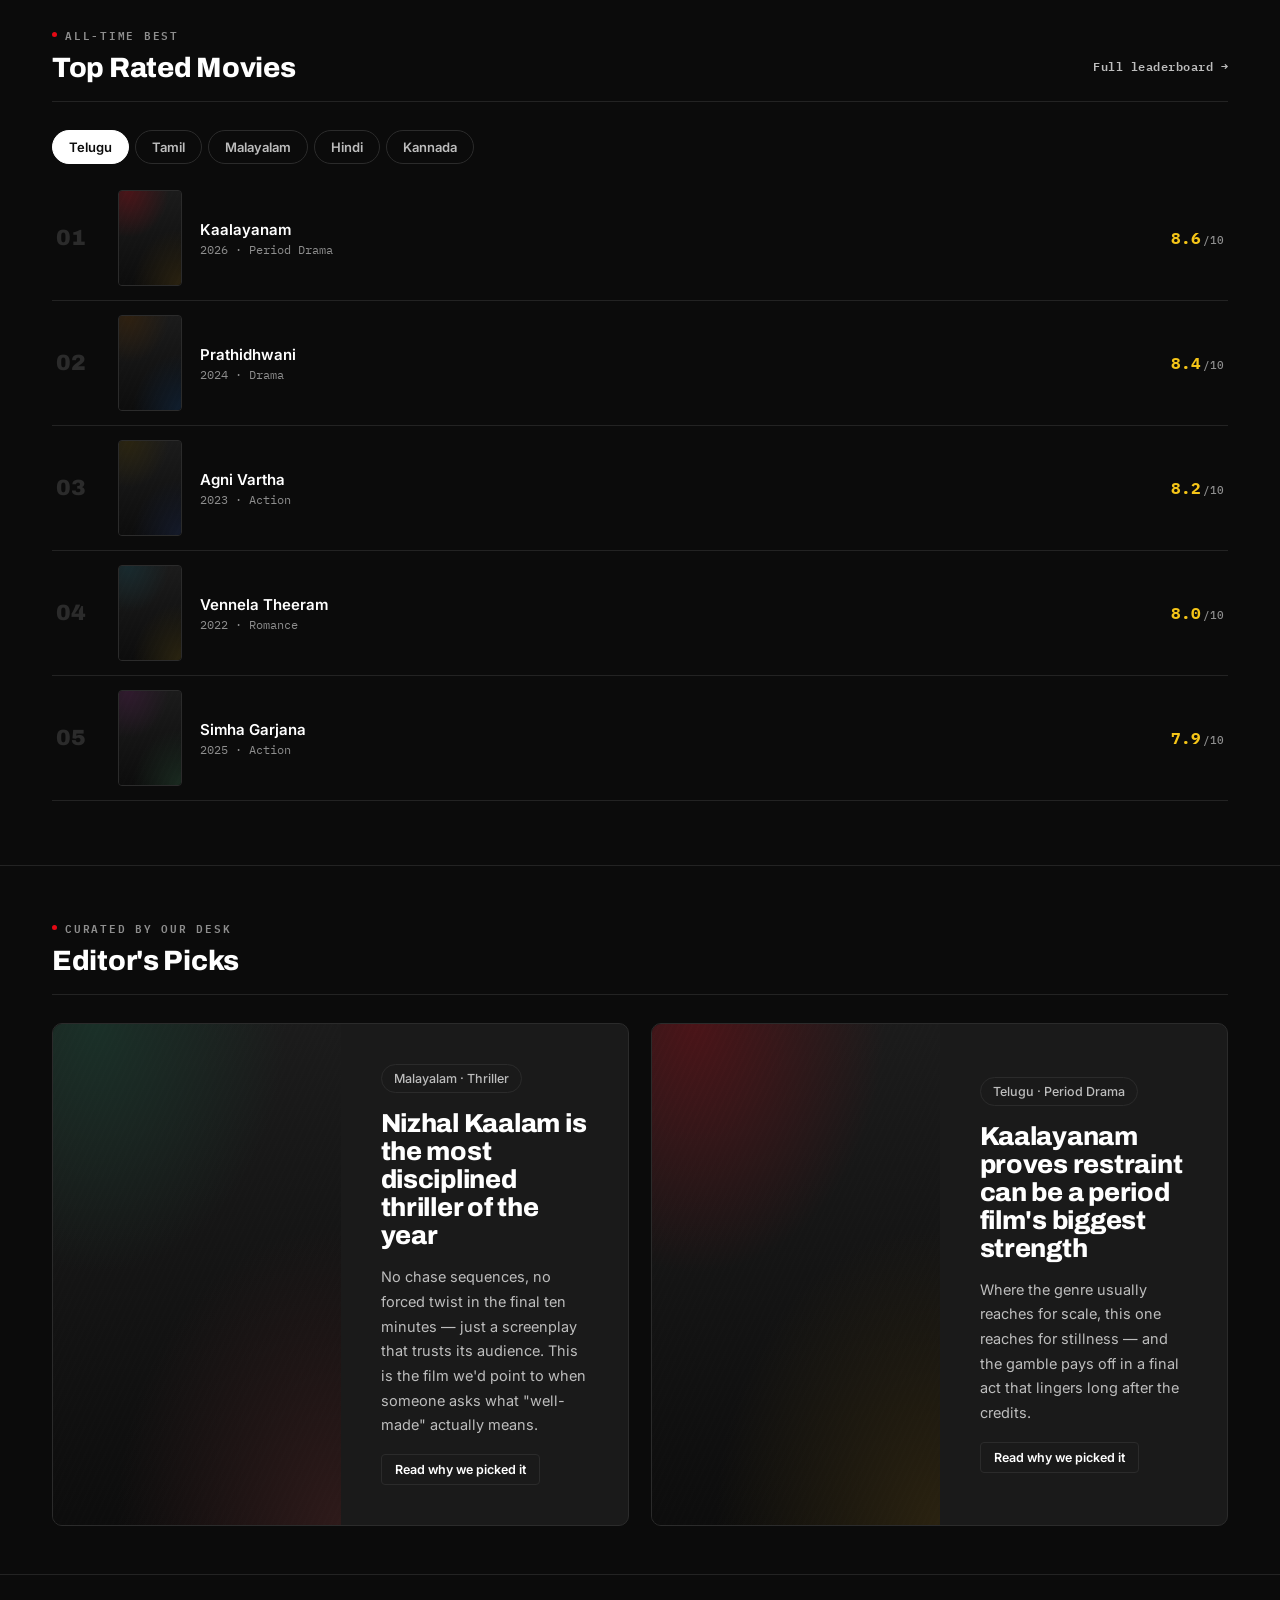
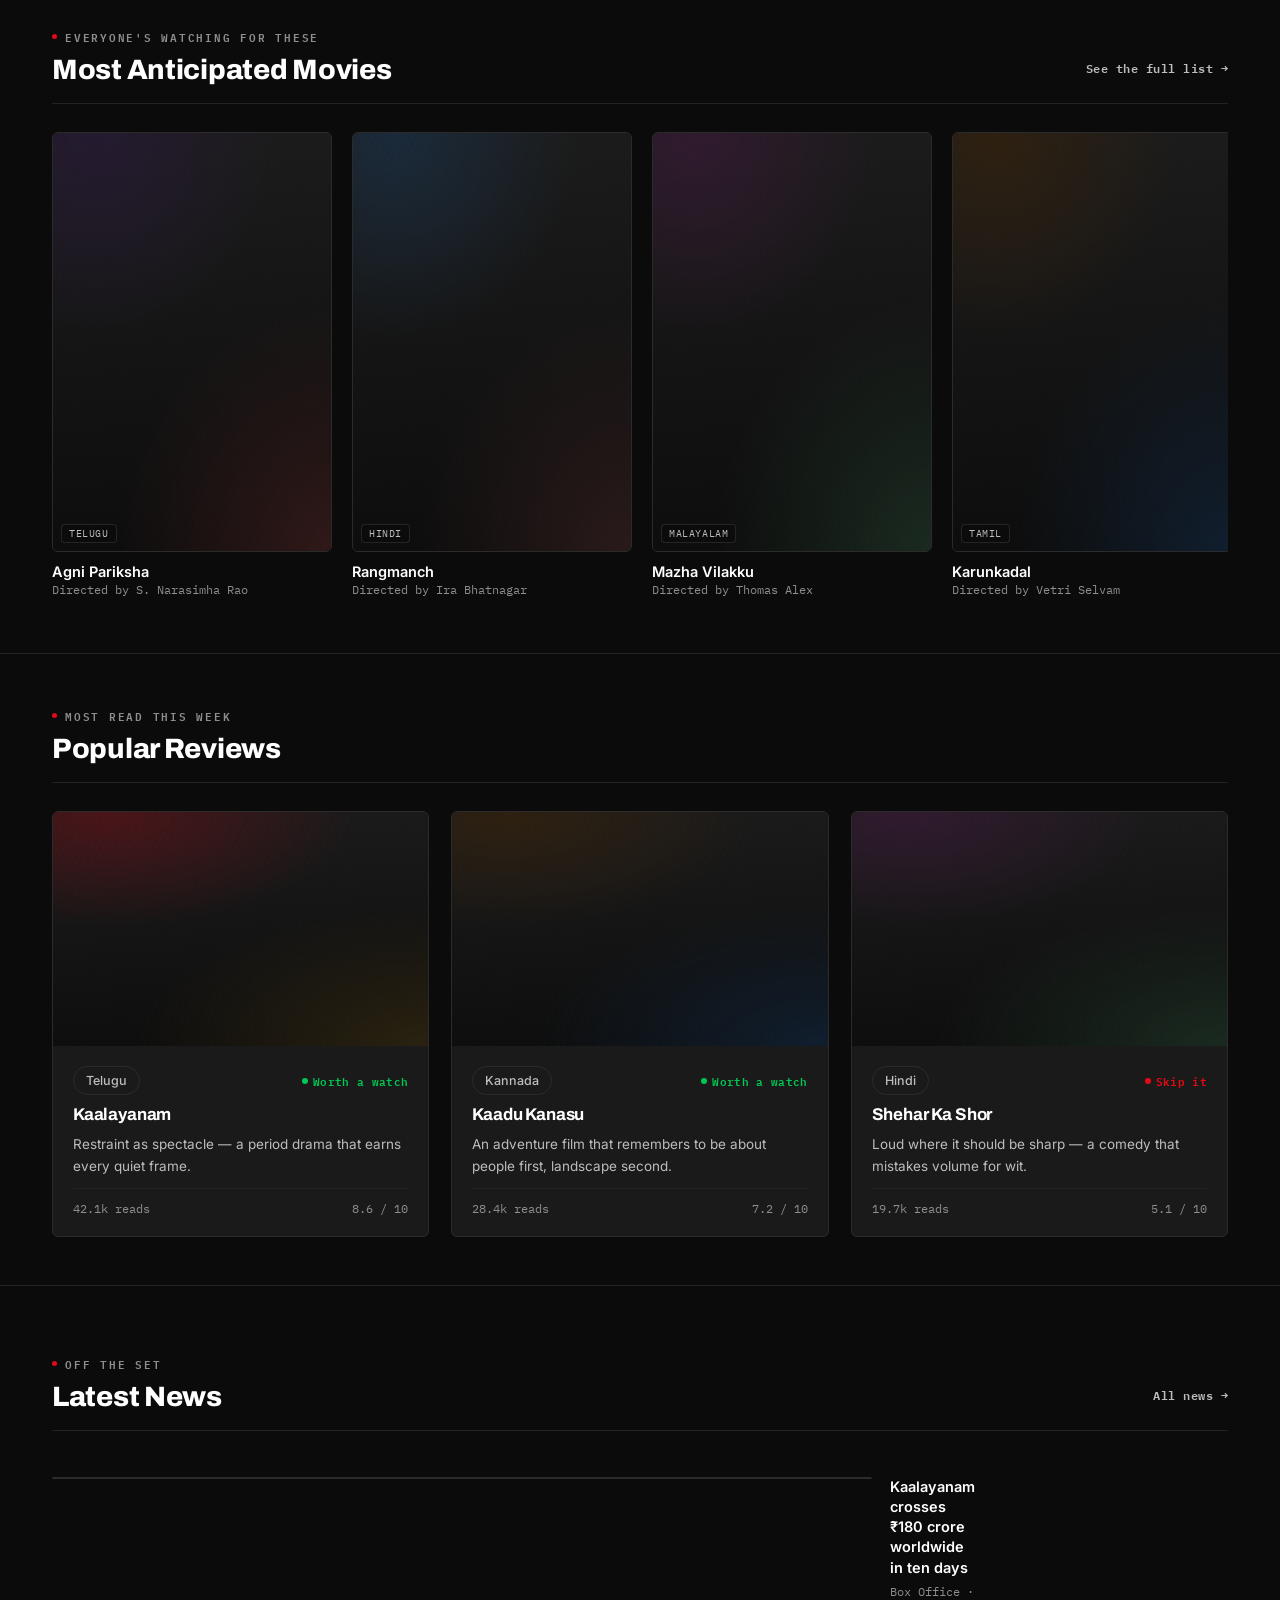
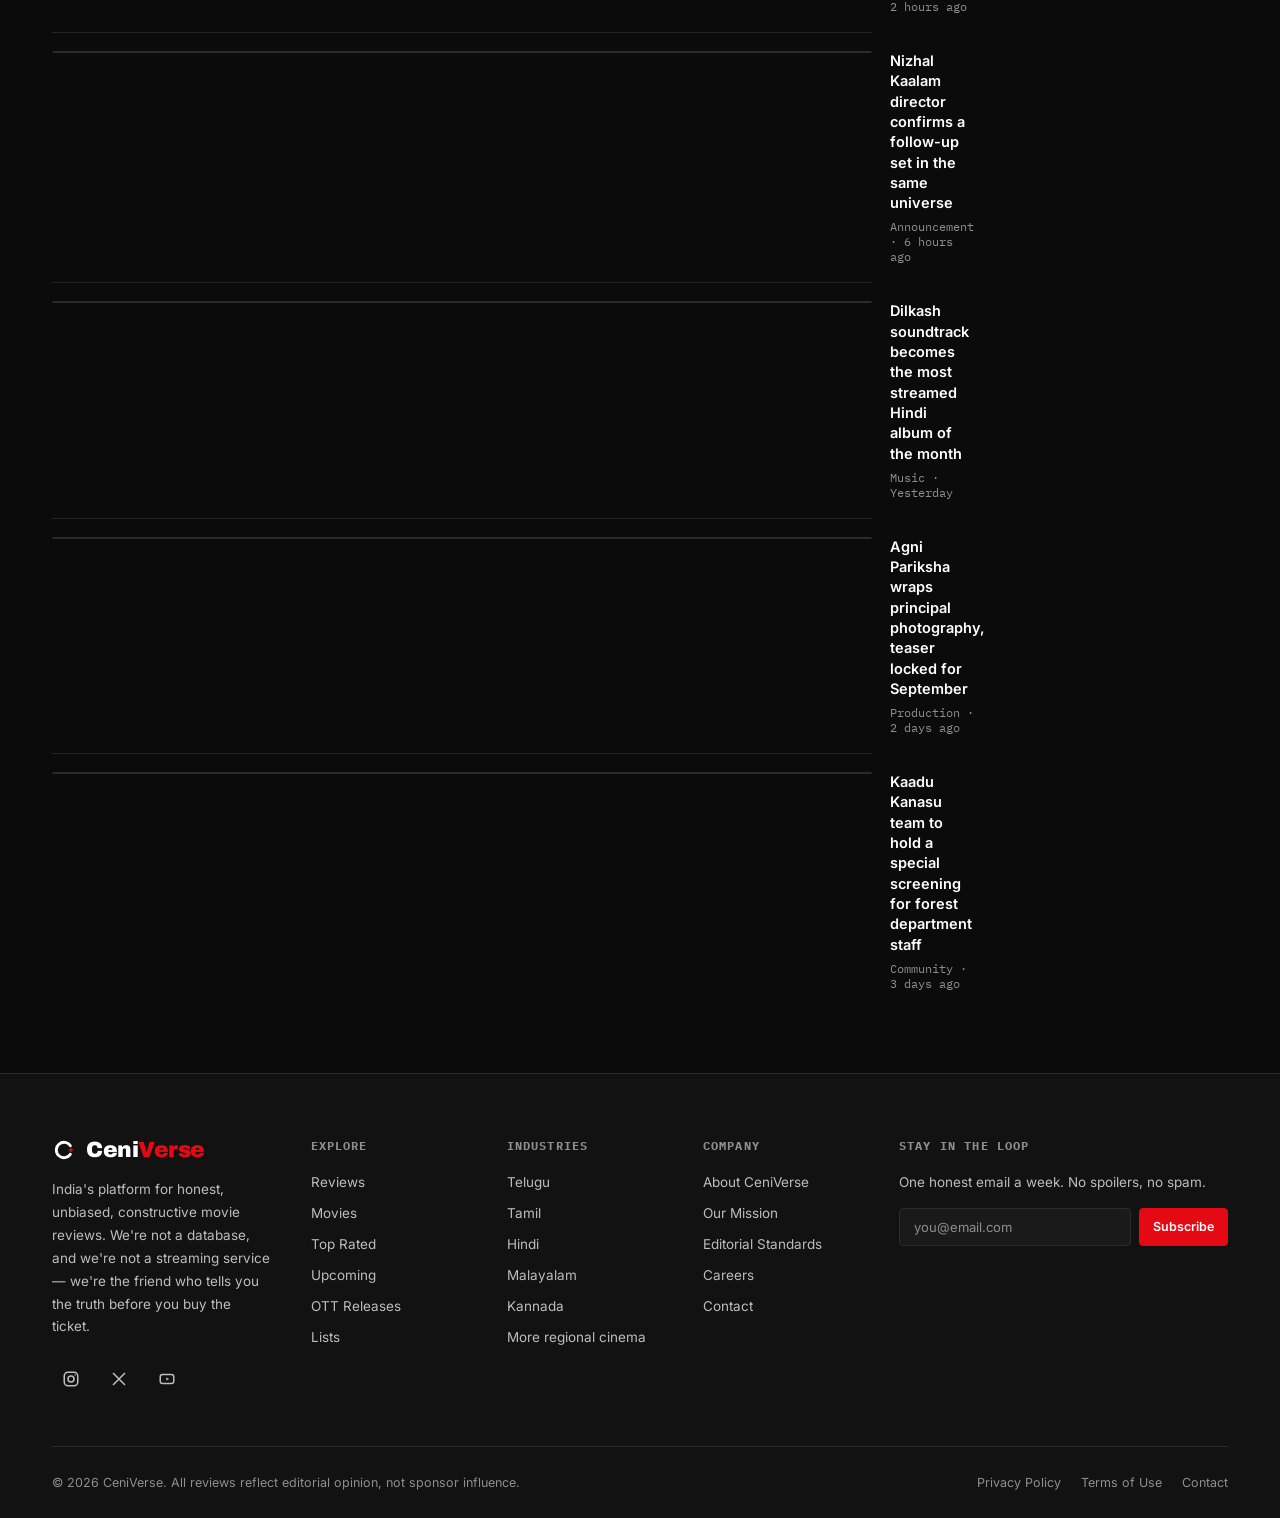
<file: index (4).html>
<!DOCTYPE html>
<html lang="en">
<head>
<meta charset="UTF-8">
<meta name="viewport" content="width=device-width, initial-scale=1.0">
<title>CeniVerse — Where Indian Cinema Meets Honest Reviews</title>
<meta name="description" content="CeniVerse is India's platform for honest, unbiased, constructive movie reviews across Telugu, Tamil, Hindi, Malayalam, Kannada and every regional cinema.">
<link rel="icon" type="image/svg+xml" href="favicon.svg">
<link rel="stylesheet" href="style.css">
</head>
<body>

<!-- ============================= HEADER ============================= -->
<header class="site-header">
  <div class="container">
    <a href="index.html" class="logo">
      <svg class="logo-mark" viewBox="0 0 100 100" xmlns="http://www.w3.org/2000/svg" aria-hidden="true">
        <path d="M 76.53 67.89 A 32 32 0 1 1 76.53 32.11" fill="none" stroke="#FFFFFF" stroke-width="12" stroke-linecap="round"/>
        <path d="M 79.0 37.5 L 82.0 45.87 L 90.89 46.14 L 83.85 51.58 L 86.35 60.11 L 79.0 55.1 L 71.65 60.11 L 74.15 51.58 L 67.11 46.14 L 76.0 45.87 Z" fill="#E50914"/>
      </svg>
      <span class="logo-text">Ceni<span class="logo-accent">Verse</span></span>
    </a>

    <nav class="main-nav" aria-label="Primary">
      <a href="index.html" class="active">Home</a>
      <a href="#reviews">Reviews</a>
      <a href="movie.html">Movies</a>
      <a href="#top-rated">Top Rated</a>
      <a href="#upcoming">Upcoming</a>
      <a href="#ott">OTT Releases</a>
      <a href="#news">News</a>
      <a href="#lists">Lists</a>
      <a href="#about">About</a>
    </nav>

    <div class="header-actions">
      <button class="icon-btn" id="searchTrigger" aria-label="Search">
        <svg viewBox="0 0 24 24" stroke-width="2" stroke-linecap="round"><circle cx="11" cy="11" r="7"/><path d="m21 21-4.3-4.3"/></svg>
      </button>
      <a href="#" class="btn btn-ghost btn-sm">Log in</a>
      <a href="#" class="avatar-btn">RS</a>
      <button class="icon-btn mobile-toggle" id="mobileToggle" aria-label="Menu">
        <svg viewBox="0 0 24 24" stroke-width="2" stroke-linecap="round"><path d="M4 6h16M4 12h16M4 18h16"/></svg>
      </button>
    </div>
  </div>
</header>

<!-- Mobile nav drawer -->
<nav id="mobileNav" aria-label="Mobile">
  <a href="index.html">Home</a>
  <a href="#reviews">Reviews</a>
  <a href="movie.html">Movies</a>
  <a href="#top-rated">Top Rated</a>
  <a href="#upcoming">Upcoming</a>
  <a href="#ott">OTT Releases</a>
  <a href="#news">News</a>
  <a href="#lists">Lists</a>
  <a href="#about">About</a>
</nav>

<!-- Search overlay -->
<div id="searchOverlay" style="position:fixed;inset:0;background:rgba(11,11,11,.92);backdrop-filter:blur(6px);z-index:200;display:none;align-items:flex-start;justify-content:center;padding-top:12vh;">
  <div style="width:100%;max-width:620px;padding:0 24px;">
    <div style="display:flex;align-items:center;justify-content:space-between;margin-bottom:14px;">
      <span class="eyebrow"><span class="dot"></span>Search CeniVerse</span>
      <button id="searchClose" class="icon-btn" aria-label="Close search">
        <svg viewBox="0 0 24 24" stroke-width="2" stroke-linecap="round"><path d="M6 6l12 12M18 6 6 18"/></svg>
      </button>
    </div>
    <input type="text" placeholder="Search movies, actors, directors, languages, years…" style="width:100%;background:var(--card);border:1px solid var(--border);border-radius:8px;padding:16px 18px;color:#fff;font-size:16px;font-family:var(--font-body);">
    <div style="margin-top:18px;display:flex;gap:8px;flex-wrap:wrap;">
      <span style="font-size:12px;color:var(--text-muted);font-family:var(--font-mono);padding-top:6px;">Try —</span>
      <span class="pill">Kaalayanam</span>
      <span class="pill">Malayalam 2026</span>
      <span class="pill">Best Cinematography</span>
      <span class="pill">Rating 8+</span>
    </div>
  </div>
</div>

<!-- ============================= HERO CAROUSEL ============================= -->
<section class="hero-carousel" id="heroCarousel" aria-roledescription="carousel" aria-label="Featured movies">

  <!-- Slide 1 — Kaalayanam -->
  <div class="hc-slide active" data-index="0">
    <div class="hc-backdrop ph-backdrop" data-tone="1"></div>
    <div class="hc-scrim"></div>
    <div class="container">
      <div class="hc-content">
        <div class="hero-inner">
          <div class="hero-poster-wrap">
            <div class="hero-poster ph-poster" data-tone="1">
              <div class="ph-mark"><div class="ph-glyph">K</div><div class="ph-title">Kaalayanam</div><div class="ph-industry">Telugu · 2026</div></div>
            </div>
            <div class="verdict-stub"><div class="vs-label">Should You Watch?</div><div class="vs-verdict yes">YES</div><div class="vs-dash"></div><div class="vs-score">Overall — 8.6 / 10</div></div>
          </div>
          <div>
            <div class="hero-meta-top"><span class="eyebrow"><span class="dot"></span>Featured Review</span><span class="pill">In Theatres</span></div>
            <h1 class="hero-title">Kaalayanam</h1>
            <p class="hero-tagline">"Time does not forgive — it only rearranges the debt."</p>
            <p class="hc-desc">A quiet, confident period drama that trades spectacle for restraint — anchored by a career-best central performance and a background score that knows when to disappear.</p>
            <div class="hero-facts"><span class="pill">Period Drama</span><span class="pill">Action</span><span class="pill"><strong>2h 42m</strong></span><span class="pill">Telugu</span><span class="pill">24 Jul 2026</span><span class="pill">U/A 16+</span></div>
            <div class="hero-rating-row">
              <div class="rating-badge"><div class="num">8.6<small>/10</small></div><div class="lbl"><b>CeniVerse Score</b>Critic + Editorial</div></div>
              <div class="rating-badge"><div class="num" style="color:var(--success);">92<small>%</small></div><div class="lbl"><b>Audience Verdict</b>4,210 ratings</div></div>
            </div>
            <div class="hero-cta-row">
              <a href="movie.html" class="btn btn-accent">Read Review</a>
              <a href="#" class="btn"><svg width="14" height="14" viewBox="0 0 24 24" fill="currentColor"><path d="M8 5v14l11-7z"/></svg>Watch Trailer</a>
            
              <button class="btn btn-ghost" data-toggle="save"><svg width="14" height="14" viewBox="0 0 24 24" stroke="currentColor" stroke-width="2" fill="none"><path d="M6 3h12a1 1 0 0 1 1 1v16l-7-4-7 4V4a1 1 0 0 1 1-1z"/></svg><span class="save-label">Watchlist</span></button>
            </div>
          </div>
        </div>
      </div>
    </div>
  </div>

  <!-- Slide 2 — Nizhal Kaalam -->
  <div class="hc-slide" data-index="1">
    <div class="hc-backdrop ph-backdrop" data-tone="5"></div>
    <div class="hc-scrim"></div>
    <div class="container">
      <div class="hc-content">
        <div class="hero-inner">
          <div class="hero-poster-wrap">
            <div class="hero-poster ph-poster" data-tone="5">
              <div class="ph-mark"><div class="ph-glyph">N</div><div class="ph-title">Nizhal Kaalam</div><div class="ph-industry">Malayalam · 2026</div></div>
            </div>
            <div class="verdict-stub"><div class="vs-label">Should You Watch?</div><div class="vs-verdict yes">YES</div><div class="vs-dash"></div><div class="vs-score">Overall — 8.9 / 10</div></div>
          </div>
          <div>
            <div class="hero-meta-top"><span class="eyebrow"><span class="dot"></span>Featured Review</span><span class="pill">In Theatres</span></div>
            <h1 class="hero-title">Nizhal Kaalam</h1>
            <p class="hero-tagline">"Some silences are just evidence, waiting."</p>
            <p class="hc-desc">A procedural thriller that trusts its audience — tight editing, zero forced twists, and a score that knows exactly when to disappear.</p>
            <div class="hero-facts"><span class="pill">Thriller</span><span class="pill">Crime</span><span class="pill"><strong>2h 11m</strong></span><span class="pill">Malayalam</span><span class="pill">03 Jul 2026</span><span class="pill">U/A 13+</span></div>
            <div class="hero-rating-row">
              <div class="rating-badge"><div class="num">8.9<small>/10</small></div><div class="lbl"><b>CeniVerse Score</b>Critic + Editorial</div></div>
              <div class="rating-badge"><div class="num" style="color:var(--success);">95<small>%</small></div><div class="lbl"><b>Audience Verdict</b>3,860 ratings</div></div>
            </div>
            <div class="hero-cta-row">
              <a href="#" class="btn btn-accent">Read Review</a>
              <a href="#" class="btn"><svg width="14" height="14" viewBox="0 0 24 24" fill="currentColor"><path d="M8 5v14l11-7z"/></svg>Watch Trailer</a>
            
              <button class="btn btn-ghost" data-toggle="save"><svg width="14" height="14" viewBox="0 0 24 24" stroke="currentColor" stroke-width="2" fill="none"><path d="M6 3h12a1 1 0 0 1 1 1v16l-7-4-7 4V4a1 1 0 0 1 1-1z"/></svg><span class="save-label">Watchlist</span></button>
            </div>
          </div>
        </div>
      </div>
    </div>
  </div>

  <!-- Slide 3 — Veyyil -->
  <div class="hc-slide" data-index="2">
    <div class="hc-backdrop ph-backdrop" data-tone="3"></div>
    <div class="hc-scrim"></div>
    <div class="container">
      <div class="hc-content">
        <div class="hero-inner">
          <div class="hero-poster-wrap">
            <div class="hero-poster ph-poster" data-tone="3">
              <div class="ph-mark"><div class="ph-glyph">V</div><div class="ph-title">Veyyil</div><div class="ph-industry">Tamil · 2026</div></div>
            </div>
            <div class="verdict-stub"><div class="vs-label">Should You Watch?</div><div class="vs-verdict yes">YES</div><div class="vs-dash"></div><div class="vs-score">Overall — 7.8 / 10</div></div>
          </div>
          <div>
            <div class="hero-meta-top"><span class="eyebrow"><span class="dot"></span>Featured Review</span><span class="pill">In Theatres</span></div>
            <h1 class="hero-title">Veyyil</h1>
            <p class="hero-tagline">"The sun doesn't forgive either."</p>
            <p class="hc-desc">A slow-burn family drama that earns its silences. The final thirty minutes carry more weight than most films manage in two hours.</p>
            <div class="hero-facts"><span class="pill">Drama</span><span class="pill">Family</span><span class="pill"><strong>2h 18m</strong></span><span class="pill">Tamil</span><span class="pill">10 Jul 2026</span><span class="pill">U</span></div>
            <div class="hero-rating-row">
              <div class="rating-badge"><div class="num">7.8<small>/10</small></div><div class="lbl"><b>CeniVerse Score</b>Critic + Editorial</div></div>
              <div class="rating-badge"><div class="num" style="color:var(--success);">84<small>%</small></div><div class="lbl"><b>Audience Verdict</b>2,940 ratings</div></div>
            </div>
            <div class="hero-cta-row">
              <a href="#" class="btn btn-accent">Read Review</a>
              <a href="#" class="btn"><svg width="14" height="14" viewBox="0 0 24 24" fill="currentColor"><path d="M8 5v14l11-7z"/></svg>Watch Trailer</a>
            
              <button class="btn btn-ghost" data-toggle="save"><svg width="14" height="14" viewBox="0 0 24 24" stroke="currentColor" stroke-width="2" fill="none"><path d="M6 3h12a1 1 0 0 1 1 1v16l-7-4-7 4V4a1 1 0 0 1 1-1z"/></svg><span class="save-label">Watchlist</span></button>
            </div>
          </div>
        </div>
      </div>
    </div>
  </div>

  <!-- Slide 4 — Prathidhwani -->
  <div class="hc-slide" data-index="3">
    <div class="hc-backdrop ph-backdrop" data-tone="6"></div>
    <div class="hc-scrim"></div>
    <div class="container">
      <div class="hc-content">
        <div class="hero-inner">
          <div class="hero-poster-wrap">
            <div class="hero-poster ph-poster" data-tone="6">
              <div class="ph-mark"><div class="ph-glyph">P</div><div class="ph-title">Prathidhwani</div><div class="ph-industry">Telugu · 2024</div></div>
            </div>
            <div class="verdict-stub"><div class="vs-label">Should You Watch?</div><div class="vs-verdict yes">YES</div><div class="vs-dash"></div><div class="vs-score">Overall — 8.4 / 10</div></div>
          </div>
          <div>
            <div class="hero-meta-top"><span class="eyebrow"><span class="dot"></span>Featured Review</span><span class="pill">Editor's Pick</span></div>
            <h1 class="hero-title">Prathidhwani</h1>
            <p class="hero-tagline">"An echo remembers what we choose to forget."</p>
            <p class="hc-desc">An underrated gem that still holds up on rewatch — emotionally precise storytelling from its opening frame to its last.</p>
            <div class="hero-facts"><span class="pill">Drama</span><span class="pill"><strong>2h 20m</strong></span><span class="pill">Telugu</span><span class="pill">14 Mar 2024</span><span class="pill">U/A 13+</span></div>
            <div class="hero-rating-row">
              <div class="rating-badge"><div class="num">8.4<small>/10</small></div><div class="lbl"><b>CeniVerse Score</b>Critic + Editorial</div></div>
              <div class="rating-badge"><div class="num" style="color:var(--success);">89<small>%</small></div><div class="lbl"><b>Audience Verdict</b>6,120 ratings</div></div>
            </div>
            <div class="hero-cta-row">
              <a href="#" class="btn btn-accent">Read Review</a>
              <a href="#" class="btn"><svg width="14" height="14" viewBox="0 0 24 24" fill="currentColor"><path d="M8 5v14l11-7z"/></svg>Watch Trailer</a>
            
              <button class="btn btn-ghost" data-toggle="save"><svg width="14" height="14" viewBox="0 0 24 24" stroke="currentColor" stroke-width="2" fill="none"><path d="M6 3h12a1 1 0 0 1 1 1v16l-7-4-7 4V4a1 1 0 0 1 1-1z"/></svg><span class="save-label">Watchlist</span></button>
            </div>
          </div>
        </div>
      </div>
    </div>
  </div>

  <!-- Slide 5 — Kadal Meen -->
  <div class="hc-slide" data-index="4">
    <div class="hc-backdrop ph-backdrop" data-tone="8"></div>
    <div class="hc-scrim"></div>
    <div class="container">
      <div class="hc-content">
        <div class="hero-inner">
          <div class="hero-poster-wrap">
            <div class="hero-poster ph-poster" data-tone="8">
              <div class="ph-mark"><div class="ph-glyph">K</div><div class="ph-title">Kadal Meen</div><div class="ph-industry">Tamil · 2026</div></div>
            </div>
            <div class="verdict-stub"><div class="vs-label">Should You Watch?</div><div class="vs-verdict yes">YES</div><div class="vs-dash"></div><div class="vs-score">Overall — 8.1 / 10</div></div>
          </div>
          <div>
            <div class="hero-meta-top"><span class="eyebrow"><span class="dot"></span>Featured Review</span><span class="pill">Now Streaming</span></div>
            <h1 class="hero-title">Kadal Meen</h1>
            <p class="hero-tagline">"The sea keeps better secrets than people do."</p>
            <p class="hc-desc">A coastal crime drama with real teeth — one of the sharpest OTT releases of the year, and proof the format doesn't dilute ambition.</p>
            <div class="hero-facts"><span class="pill">Crime</span><span class="pill">Drama</span><span class="pill"><strong>2h 05m</strong></span><span class="pill">Tamil</span><span class="pill">19 Jun 2026</span><span class="pill">A</span></div>
            <div class="hero-rating-row">
              <div class="rating-badge"><div class="num">8.1<small>/10</small></div><div class="lbl"><b>CeniVerse Score</b>Critic + Editorial</div></div>
              <div class="rating-badge"><div class="num" style="color:var(--success);">86<small>%</small></div><div class="lbl"><b>Audience Verdict</b>3,310 ratings</div></div>
            </div>
            <div class="hero-cta-row">
              <a href="#" class="btn btn-accent">Read Review</a>
              <a href="#" class="btn"><svg width="14" height="14" viewBox="0 0 24 24" fill="currentColor"><path d="M8 5v14l11-7z"/></svg>Watch Trailer</a>
            
              <button class="btn btn-ghost" data-toggle="save"><svg width="14" height="14" viewBox="0 0 24 24" stroke="currentColor" stroke-width="2" fill="none"><path d="M6 3h12a1 1 0 0 1 1 1v16l-7-4-7 4V4a1 1 0 0 1 1-1z"/></svg><span class="save-label">Watchlist</span></button>
            </div>
          </div>
        </div>
      </div>
    </div>
  </div>

  <!-- Slide 6 — Dilkash -->
  <div class="hc-slide" data-index="5">
    <div class="hc-backdrop ph-backdrop" data-tone="2"></div>
    <div class="hc-scrim"></div>
    <div class="container">
      <div class="hc-content">
        <div class="hero-inner">
          <div class="hero-poster-wrap">
            <div class="hero-poster ph-poster" data-tone="2">
              <div class="ph-mark"><div class="ph-glyph">D</div><div class="ph-title">Dilkash</div><div class="ph-industry">Hindi · 2026</div></div>
            </div>
            <div class="verdict-stub"><div class="vs-label">Should You Watch?</div><div class="vs-verdict wait">WAIT</div><div class="vs-dash"></div><div class="vs-score">Overall — 6.4 / 10</div></div>
          </div>
          <div>
            <div class="hero-meta-top"><span class="eyebrow"><span class="dot"></span>Featured Review</span><span class="pill">In Theatres</span></div>
            <h1 class="hero-title">Dilkash</h1>
            <p class="hero-tagline">"Some hearts arrive already spoken for."</p>
            <p class="hc-desc">Pleasant in parts, let down by convenient plotting. The lead pair's chemistry is doing all the heavy lifting here.</p>
            <div class="hero-facts"><span class="pill">Romance</span><span class="pill">Drama</span><span class="pill"><strong>2h 25m</strong></span><span class="pill">Hindi</span><span class="pill">17 Jul 2026</span><span class="pill">U</span></div>
            <div class="hero-rating-row">
              <div class="rating-badge"><div class="num">6.4<small>/10</small></div><div class="lbl"><b>CeniVerse Score</b>Critic + Editorial</div></div>
              <div class="rating-badge"><div class="num" style="color:var(--accent-2);">61<small>%</small></div><div class="lbl"><b>Audience Verdict</b>1,870 ratings</div></div>
            </div>
            <div class="hero-cta-row">
              <a href="#" class="btn btn-accent">Read Review</a>
              <a href="#" class="btn"><svg width="14" height="14" viewBox="0 0 24 24" fill="currentColor"><path d="M8 5v14l11-7z"/></svg>Watch Trailer</a>
            
              <button class="btn btn-ghost" data-toggle="save"><svg width="14" height="14" viewBox="0 0 24 24" stroke="currentColor" stroke-width="2" fill="none"><path d="M6 3h12a1 1 0 0 1 1 1v16l-7-4-7 4V4a1 1 0 0 1 1-1z"/></svg><span class="save-label">Watchlist</span></button>
            </div>
          </div>
        </div>
      </div>
    </div>
  </div>

  <!-- Slide 7 — Kaadu Kanasu -->
  <div class="hc-slide" data-index="6">
    <div class="hc-backdrop ph-backdrop" data-tone="7"></div>
    <div class="hc-scrim"></div>
    <div class="container">
      <div class="hc-content">
        <div class="hero-inner">
          <div class="hero-poster-wrap">
            <div class="hero-poster ph-poster" data-tone="7">
              <div class="ph-mark"><div class="ph-glyph">K</div><div class="ph-title">Kaadu Kanasu</div><div class="ph-industry">Kannada · 2026</div></div>
            </div>
            <div class="verdict-stub"><div class="vs-label">Should You Watch?</div><div class="vs-verdict yes">YES</div><div class="vs-dash"></div><div class="vs-score">Overall — 7.2 / 10</div></div>
          </div>
          <div>
            <div class="hero-meta-top"><span class="eyebrow"><span class="dot"></span>Featured Review</span><span class="pill">In Theatres</span></div>
            <h1 class="hero-title">Kaadu Kanasu</h1>
            <p class="hero-tagline">"The forest doesn't dream. It remembers."</p>
            <p class="hc-desc">An adventure film that remembers to be about people first, landscape second — grounded where the trailers suggested spectacle.</p>
            <div class="hero-facts"><span class="pill">Adventure</span><span class="pill">Drama</span><span class="pill"><strong>2h 30m</strong></span><span class="pill">Kannada</span><span class="pill">26 Jun 2026</span><span class="pill">U/A 13+</span></div>
            <div class="hero-rating-row">
              <div class="rating-badge"><div class="num">7.2<small>/10</small></div><div class="lbl"><b>CeniVerse Score</b>Critic + Editorial</div></div>
              <div class="rating-badge"><div class="num" style="color:var(--success);">78<small>%</small></div><div class="lbl"><b>Audience Verdict</b>1,540 ratings</div></div>
            </div>
            <div class="hero-cta-row">
              <a href="#" class="btn btn-accent">Read Review</a>
              <a href="#" class="btn"><svg width="14" height="14" viewBox="0 0 24 24" fill="currentColor"><path d="M8 5v14l11-7z"/></svg>Watch Trailer</a>
            
              <button class="btn btn-ghost" data-toggle="save"><svg width="14" height="14" viewBox="0 0 24 24" stroke="currentColor" stroke-width="2" fill="none"><path d="M6 3h12a1 1 0 0 1 1 1v16l-7-4-7 4V4a1 1 0 0 1 1-1z"/></svg><span class="save-label">Watchlist</span></button>
            </div>
          </div>
        </div>
      </div>
    </div>
  </div>

  <!-- Slide 8 — Ottamuri -->
  <div class="hc-slide" data-index="7">
    <div class="hc-backdrop ph-backdrop" data-tone="4"></div>
    <div class="hc-scrim"></div>
    <div class="container">
      <div class="hc-content">
        <div class="hero-inner">
          <div class="hero-poster-wrap">
            <div class="hero-poster ph-poster" data-tone="4">
              <div class="ph-mark"><div class="ph-glyph">O</div><div class="ph-title">Ottamuri</div><div class="ph-industry">Malayalam · 2026</div></div>
            </div>
            <div class="verdict-stub"><div class="vs-label">Should You Watch?</div><div class="vs-verdict yes">YES</div><div class="vs-dash"></div><div class="vs-score">Overall — 7.7 / 10</div></div>
          </div>
          <div>
            <div class="hero-meta-top"><span class="eyebrow"><span class="dot"></span>Featured Review</span><span class="pill">Now Streaming</span></div>
            <h1 class="hero-title">Ottamuri</h1>
            <p class="hero-tagline">"One room. A lifetime of unfinished conversations."</p>
            <p class="hc-desc">A quiet character study that rewards patience — smaller in scale than the rest of this list, but bigger in feeling.</p>
            <div class="hero-facts"><span class="pill">Drama</span><span class="pill"><strong>2h 02m</strong></span><span class="pill">Malayalam</span><span class="pill">22 May 2026</span><span class="pill">U</span></div>
            <div class="hero-rating-row">
              <div class="rating-badge"><div class="num">7.7<small>/10</small></div><div class="lbl"><b>CeniVerse Score</b>Critic + Editorial</div></div>
              <div class="rating-badge"><div class="num" style="color:var(--success);">80<small>%</small></div><div class="lbl"><b>Audience Verdict</b>1,210 ratings</div></div>
            </div>
            <div class="hero-cta-row">
              <a href="#" class="btn btn-accent">Read Review</a>
              <a href="#" class="btn"><svg width="14" height="14" viewBox="0 0 24 24" fill="currentColor"><path d="M8 5v14l11-7z"/></svg>Watch Trailer</a>
            
              <button class="btn btn-ghost" data-toggle="save"><svg width="14" height="14" viewBox="0 0 24 24" stroke="currentColor" stroke-width="2" fill="none"><path d="M6 3h12a1 1 0 0 1 1 1v16l-7-4-7 4V4a1 1 0 0 1 1-1z"/></svg><span class="save-label">Watchlist</span></button>
            </div>
          </div>
        </div>
      </div>
    </div>
  </div>

  <!-- Slide 9 — Shehar Ka Shor -->
  <div class="hc-slide" data-index="8">
    <div class="hc-backdrop ph-backdrop" data-tone="3"></div>
    <div class="hc-scrim"></div>
    <div class="container">
      <div class="hc-content">
        <div class="hero-inner">
          <div class="hero-poster-wrap">
            <div class="hero-poster ph-poster" data-tone="3">
              <div class="ph-mark"><div class="ph-glyph">S</div><div class="ph-title">Shehar Ka Shor</div><div class="ph-industry">Hindi · 2026</div></div>
            </div>
            <div class="verdict-stub"><div class="vs-label">Should You Watch?</div><div class="vs-verdict no">NO</div><div class="vs-dash"></div><div class="vs-score">Overall — 5.1 / 10</div></div>
          </div>
          <div>
            <div class="hero-meta-top"><span class="eyebrow"><span class="dot"></span>Featured Review</span><span class="pill">In Theatres</span></div>
            <h1 class="hero-title">Shehar Ka Shor</h1>
            <p class="hero-tagline">"Noise for noise's sake."</p>
            <p class="hc-desc">Loud where it should be sharp — a comedy that mistakes volume for wit. Included here because honest coverage means the misses too.</p>
            <div class="hero-facts"><span class="pill">Comedy</span><span class="pill"><strong>2h 08m</strong></span><span class="pill">Hindi</span><span class="pill">03 Jul 2026</span><span class="pill">U/A 13+</span></div>
            <div class="hero-rating-row">
              <div class="rating-badge"><div class="num">5.1<small>/10</small></div><div class="lbl"><b>CeniVerse Score</b>Critic + Editorial</div></div>
              <div class="rating-badge"><div class="num" style="color:var(--accent);">48<small>%</small></div><div class="lbl"><b>Audience Verdict</b>980 ratings</div></div>
            </div>
            <div class="hero-cta-row">
              <a href="#" class="btn btn-accent">Read Review</a>
              <a href="#" class="btn"><svg width="14" height="14" viewBox="0 0 24 24" fill="currentColor"><path d="M8 5v14l11-7z"/></svg>Watch Trailer</a>
            
              <button class="btn btn-ghost" data-toggle="save"><svg width="14" height="14" viewBox="0 0 24 24" stroke="currentColor" stroke-width="2" fill="none"><path d="M6 3h12a1 1 0 0 1 1 1v16l-7-4-7 4V4a1 1 0 0 1 1-1z"/></svg><span class="save-label">Watchlist</span></button>
            </div>
          </div>
        </div>
      </div>
    </div>
  </div>

  <button class="hc-arrow hc-arrow-left" id="hcPrev" aria-label="Previous movie">
    <svg viewBox="0 0 24 24" stroke-width="2" stroke-linecap="round" stroke-linejoin="round"><path d="M15 18l-6-6 6-6"/></svg>
  </button>
  <button class="hc-arrow hc-arrow-right" id="hcNext" aria-label="Next movie">
    <svg viewBox="0 0 24 24" stroke-width="2" stroke-linecap="round" stroke-linejoin="round"><path d="M9 6l6 6-6 6"/></svg>
  </button>

  <div class="hc-dots" id="hcDots" role="tablist" aria-label="Select featured movie">
    <button class="hc-dot active" data-slide="0" aria-label="Kaalayanam" role="tab" aria-selected="true"></button>
    <button class="hc-dot" data-slide="1" aria-label="Nizhal Kaalam" role="tab" aria-selected="false"></button>
    <button class="hc-dot" data-slide="2" aria-label="Veyyil" role="tab" aria-selected="false"></button>
    <button class="hc-dot" data-slide="3" aria-label="Prathidhwani" role="tab" aria-selected="false"></button>
    <button class="hc-dot" data-slide="4" aria-label="Kadal Meen" role="tab" aria-selected="false"></button>
    <button class="hc-dot" data-slide="5" aria-label="Dilkash" role="tab" aria-selected="false"></button>
    <button class="hc-dot" data-slide="6" aria-label="Kaadu Kanasu" role="tab" aria-selected="false"></button>
    <button class="hc-dot" data-slide="7" aria-label="Ottamuri" role="tab" aria-selected="false"></button>
    <button class="hc-dot" data-slide="8" aria-label="Shehar Ka Shor" role="tab" aria-selected="false"></button>
  </div>
</section>

<!-- ============================= TRENDING REVIEWS ============================= -->
<section class="block" id="reviews">
  <div class="container">
    <div class="section-head">
      <div>
        <span class="eyebrow"><span class="dot"></span>Right now</span>
        <h2>Trending Reviews</h2>
      </div>
      <a href="#" class="see-all">View all trending →</a>
    </div>

    <div class="rail">
      <!-- card 1 -->
      <a href="movie.html" class="m-card">
        <div class="m-poster ph-poster" data-tone="1">
          <div class="m-score">★ 8.6</div>
          <div class="m-lang">Telugu</div>
        </div>
        <div>
          <div class="m-title">Kaalayanam</div>
          <div class="m-sub">Period · 2026</div>
        </div>
        <span class="m-verdict-tag yes">Worth a watch</span>
      </a>
      <!-- card 2 -->
      <a href="#" class="m-card">
        <div class="m-poster ph-poster" data-tone="3">
          <div class="m-score">★ 7.8</div>
          <div class="m-lang">Tamil</div>
        </div>
        <div>
          <div class="m-title">Veyyil</div>
          <div class="m-sub">Drama · 2026</div>
        </div>
        <span class="m-verdict-tag yes">Worth a watch</span>
      </a>
      <!-- card 3 -->
      <a href="#" class="m-card">
        <div class="m-poster ph-poster" data-tone="5">
          <div class="m-score">★ 8.9</div>
          <div class="m-lang">Malayalam</div>
        </div>
        <div>
          <div class="m-title">Nizhal Kaalam</div>
          <div class="m-sub">Thriller · 2026</div>
        </div>
        <span class="m-verdict-tag yes">Must watch</span>
      </a>
      <!-- card 4 -->
      <a href="#" class="m-card">
        <div class="m-poster ph-poster" data-tone="2">
          <div class="m-score">★ 6.4</div>
          <div class="m-lang">Hindi</div>
        </div>
        <div>
          <div class="m-title">Dilkash</div>
          <div class="m-sub">Romance · 2026</div>
        </div>
        <span class="m-verdict-tag wait">Wait for OTT</span>
      </a>
      <!-- card 5 -->
      <a href="#" class="m-card">
        <div class="m-poster ph-poster" data-tone="6">
          <div class="m-score">★ 7.2</div>
          <div class="m-lang">Kannada</div>
        </div>
        <div>
          <div class="m-title">Kaadu Kanasu</div>
          <div class="m-sub">Adventure · 2026</div>
        </div>
        <span class="m-verdict-tag yes">Worth a watch</span>
      </a>
      <!-- card 6 -->
      <a href="#" class="m-card">
        <div class="m-poster ph-poster" data-tone="4">
          <div class="m-score">★ 5.1</div>
          <div class="m-lang">Hindi</div>
        </div>
        <div>
          <div class="m-title">Shehar Ka Shor</div>
          <div class="m-sub">Comedy · 2026</div>
        </div>
        <span class="m-verdict-tag no">Skip it</span>
      </a>
    </div>
  </div>
</section>

<!-- ============================= LATEST REVIEWS (editorial) ============================= -->
<section class="block">
  <div class="container">
    <div class="section-head">
      <div>
        <span class="eyebrow"><span class="dot"></span>Fresh off the desk</span>
        <h2>Latest Reviews</h2>
      </div>
      <a href="#" class="see-all">All reviews →</a>
    </div>

    <div class="grid-3">
      <div class="review-card">
        <div class="rc-media ph-poster" data-tone="3" style="aspect-ratio:16/10;"></div>
        <div class="rc-body">
          <div class="rc-topline">
            <span class="pill">Tamil</span>
            <span class="m-verdict-tag yes">Worth a watch</span>
          </div>
          <h3>Veyyil</h3>
          <p class="rc-excerpt">A slow-burn family drama that earns its silences. The last thirty minutes carry more restraint and more devastation than most films manage in two hours.</p>
          <div class="rc-foot"><span>By Aravind Menon</span><span>7.8 / 10</span></div>
        </div>
      </div>

      <div class="review-card">
        <div class="rc-media ph-poster" data-tone="5" style="aspect-ratio:16/10;"></div>
        <div class="rc-body">
          <div class="rc-topline">
            <span class="pill">Malayalam</span>
            <span class="m-verdict-tag yes">Must watch</span>
          </div>
          <h3>Nizhal Kaalam</h3>
          <p class="rc-excerpt">A procedural thriller that respects the audience's intelligence. Tight editing and a background score that never overstays its welcome.</p>
          <div class="rc-foot"><span>By Meera Pillai</span><span>8.9 / 10</span></div>
        </div>
      </div>

      <div class="review-card">
        <div class="rc-media ph-poster" data-tone="2" style="aspect-ratio:16/10;"></div>
        <div class="rc-body">
          <div class="rc-topline">
            <span class="pill">Hindi</span>
            <span class="m-verdict-tag wait">Wait for OTT</span>
          </div>
          <h3>Dilkash</h3>
          <p class="rc-excerpt">Pleasant in parts, but the screenplay leans on convenient coincidences once too often. The lead pair's chemistry does the heavy lifting.</p>
          <div class="rc-foot"><span>By Kavya Reddy</span><span>6.4 / 10</span></div>
        </div>
      </div>
    </div>
  </div>
</section>

<!-- ============================= UPCOMING MOVIES ============================= -->
<section class="block tight" id="upcoming">
  <div class="container">
    <div class="section-head">
      <div>
        <span class="eyebrow"><span class="dot"></span>On the calendar</span>
        <h2>Upcoming Movies</h2>
      </div>
      <a href="#" class="see-all">Full release calendar →</a>
    </div>
    <div class="rail">
      <div class="m-card">
        <div class="m-poster ph-poster" data-tone="7"><div class="m-lang">Telugu</div></div>
        <div><div class="m-title">Agni Pariksha</div><div class="m-sub">15 Aug 2026</div></div>
      </div>
      <div class="m-card">
        <div class="m-poster ph-poster" data-tone="8"><div class="m-lang">Hindi</div></div>
        <div><div class="m-title">Rangmanch</div><div class="m-sub">22 Aug 2026</div></div>
      </div>
      <div class="m-card">
        <div class="m-poster ph-poster" data-tone="6"><div class="m-lang">Tamil</div></div>
        <div><div class="m-title">Karunkadal</div><div class="m-sub">29 Aug 2026</div></div>
      </div>
      <div class="m-card">
        <div class="m-poster ph-poster" data-tone="4"><div class="m-lang">Malayalam</div></div>
        <div><div class="m-title">Mazha Vilakku</div><div class="m-sub">05 Sep 2026</div></div>
      </div>
      <div class="m-card">
        <div class="m-poster ph-poster" data-tone="3"><div class="m-lang">Kannada</div></div>
        <div><div class="m-title">Beladingala</div><div class="m-sub">12 Sep 2026</div></div>
      </div>
      <div class="m-card">
        <div class="m-poster ph-poster" data-tone="2"><div class="m-lang">Marathi</div></div>
        <div><div class="m-title">Paulkhun</div><div class="m-sub">19 Sep 2026</div></div>
      </div>
      <div class="m-card">
        <div class="m-poster ph-poster" data-tone="1"><div class="m-lang">Punjabi</div></div>
        <div><div class="m-title">Rukhi Zameen</div><div class="m-sub">26 Sep 2026</div></div>
      </div>
    </div>
  </div>
</section>

<!-- ============================= OTT RELEASES ============================= -->
<section class="block tight" id="ott">
  <div class="container">
    <div class="section-head">
      <div>
        <span class="eyebrow"><span class="dot"></span>Streaming now</span>
        <h2>OTT Releases</h2>
      </div>
      <a href="#" class="see-all">All OTT releases →</a>
    </div>
    <div class="rail">
      <div class="m-card">
        <div class="m-poster ph-poster" data-tone="5"><div class="m-score">★ 7.4</div><div class="m-lang">Telugu</div></div>
        <div><div class="m-title">Antharangam</div><div class="m-sub">Prime Video</div></div>
      </div>
      <div class="m-card">
        <div class="m-poster ph-poster" data-tone="2"><div class="m-score">★ 6.9</div><div class="m-lang">Hindi</div></div>
        <div><div class="m-title">Bheegi Sadak</div><div class="m-sub">Netflix</div></div>
      </div>
      <div class="m-card">
        <div class="m-poster ph-poster" data-tone="6"><div class="m-score">★ 8.1</div><div class="m-lang">Tamil</div></div>
        <div><div class="m-title">Kadal Meen</div><div class="m-sub">Hotstar</div></div>
      </div>
      <div class="m-card">
        <div class="m-poster ph-poster" data-tone="8"><div class="m-score">★ 7.7</div><div class="m-lang">Malayalam</div></div>
        <div><div class="m-title">Ottamuri</div><div class="m-sub">SonyLIV</div></div>
      </div>
      <div class="m-card">
        <div class="m-poster ph-poster" data-tone="3"><div class="m-score">★ 6.2</div><div class="m-lang">Kannada</div></div>
        <div><div class="m-title">Kempu Kanasu</div><div class="m-sub">Prime Video</div></div>
      </div>
      <div class="m-card">
        <div class="m-poster ph-poster" data-tone="7"><div class="m-score">★ 7.0</div><div class="m-lang">Bengali</div></div>
        <div><div class="m-title">Nodir Kinare</div><div class="m-sub">Hoichoi</div></div>
      </div>
    </div>
  </div>
</section>

<!-- ============================= TOP RATED — LANGUAGE TABS ============================= -->
<section class="block" id="top-rated">
  <div class="container">
    <div class="section-head">
      <div>
        <span class="eyebrow"><span class="dot"></span>All-time best</span>
        <h2>Top Rated Movies</h2>
      </div>
      <a href="#" class="see-all">Full leaderboard →</a>
    </div>

    <div class="lang-tabs">
      <button class="lang-tab active" data-lang="telugu">Telugu</button>
      <button class="lang-tab" data-lang="tamil">Tamil</button>
      <button class="lang-tab" data-lang="malayalam">Malayalam</button>
      <button class="lang-tab" data-lang="hindi">Hindi</button>
      <button class="lang-tab" data-lang="kannada">Kannada</button>
    </div>

    <div class="lang-panel active" id="panel-telugu">
      <div class="rank-list">
        <div class="rank-row"><div class="rank-num">01</div><div class="rank-thumb ph-poster" data-tone="1"></div><div class="rank-info"><h4>Kaalayanam</h4><div class="rank-sub">2026 · Period Drama</div></div><div class="rank-score">8.6<small>/10</small></div></div>
        <div class="rank-row"><div class="rank-num">02</div><div class="rank-thumb ph-poster" data-tone="6"></div><div class="rank-info"><h4>Prathidhwani</h4><div class="rank-sub">2024 · Drama</div></div><div class="rank-score">8.4<small>/10</small></div></div>
        <div class="rank-row"><div class="rank-num">03</div><div class="rank-thumb ph-poster" data-tone="3"></div><div class="rank-info"><h4>Agni Vartha</h4><div class="rank-sub">2023 · Action</div></div><div class="rank-score">8.2<small>/10</small></div></div>
        <div class="rank-row"><div class="rank-num">04</div><div class="rank-thumb ph-poster" data-tone="8"></div><div class="rank-info"><h4>Vennela Theeram</h4><div class="rank-sub">2022 · Romance</div></div><div class="rank-score">8.0<small>/10</small></div></div>
        <div class="rank-row"><div class="rank-num">05</div><div class="rank-thumb ph-poster" data-tone="4"></div><div class="rank-info"><h4>Simha Garjana</h4><div class="rank-sub">2025 · Action</div></div><div class="rank-score">7.9<small>/10</small></div></div>
      </div>
    </div>

    <div class="lang-panel" id="panel-tamil">
      <div class="rank-list">
        <div class="rank-row"><div class="rank-num">01</div><div class="rank-thumb ph-poster" data-tone="3"></div><div class="rank-info"><h4>Kadal Meen</h4><div class="rank-sub">2026 · Drama</div></div><div class="rank-score">8.5<small>/10</small></div></div>
        <div class="rank-row"><div class="rank-num">02</div><div class="rank-thumb ph-poster" data-tone="7"></div><div class="rank-info"><h4>Veyyil</h4><div class="rank-sub">2026 · Drama</div></div><div class="rank-score">7.8<small>/10</small></div></div>
        <div class="rank-row"><div class="rank-num">03</div><div class="rank-thumb ph-poster" data-tone="2"></div><div class="rank-info"><h4>Vaanam Paartha Vaazhkai</h4><div class="rank-sub">2021 · Biopic</div></div><div class="rank-score">7.7<small>/10</small></div></div>
        <div class="rank-row"><div class="rank-num">04</div><div class="rank-thumb ph-poster" data-tone="5"></div><div class="rank-info"><h4>Karunkadal</h4><div class="rank-sub">2024 · Thriller</div></div><div class="rank-score">7.6<small>/10</small></div></div>
        <div class="rank-row"><div class="rank-num">05</div><div class="rank-thumb ph-poster" data-tone="1"></div><div class="rank-info"><h4>Thanneer Paravai</h4><div class="rank-sub">2023 · Family</div></div><div class="rank-score">7.4<small>/10</small></div></div>
      </div>
    </div>

    <div class="lang-panel" id="panel-malayalam">
      <div class="rank-list">
        <div class="rank-row"><div class="rank-num">01</div><div class="rank-thumb ph-poster" data-tone="5"></div><div class="rank-info"><h4>Nizhal Kaalam</h4><div class="rank-sub">2026 · Thriller</div></div><div class="rank-score">8.9<small>/10</small></div></div>
        <div class="rank-row"><div class="rank-num">02</div><div class="rank-thumb ph-poster" data-tone="8"></div><div class="rank-info"><h4>Ottamuri</h4><div class="rank-sub">2026 · Drama</div></div><div class="rank-score">7.7<small>/10</small></div></div>
        <div class="rank-row"><div class="rank-num">03</div><div class="rank-thumb ph-poster" data-tone="4"></div><div class="rank-info"><h4>Kadalinte Makal</h4><div class="rank-sub">2022 · Drama</div></div><div class="rank-score">7.5<small>/10</small></div></div>
        <div class="rank-row"><div class="rank-num">04</div><div class="rank-thumb ph-poster" data-tone="6"></div><div class="rank-info"><h4>Mazha Vilakku</h4><div class="rank-sub">2026 · Family</div></div><div class="rank-score">7.3<small>/10</small></div></div>
        <div class="rank-row"><div class="rank-num">05</div><div class="rank-thumb ph-poster" data-tone="2"></div><div class="rank-info"><h4>Veedum Vazhiyum</h4><div class="rank-sub">2020 · Drama</div></div><div class="rank-score">7.2<small>/10</small></div></div>
      </div>
    </div>

    <div class="lang-panel" id="panel-hindi">
      <div class="rank-list">
        <div class="rank-row"><div class="rank-num">01</div><div class="rank-thumb ph-poster" data-tone="2"></div><div class="rank-info"><h4>Rangmanch</h4><div class="rank-sub">2026 · Drama</div></div><div class="rank-score">8.1<small>/10</small></div></div>
        <div class="rank-row"><div class="rank-num">02</div><div class="rank-thumb ph-poster" data-tone="7"></div><div class="rank-info"><h4>Bheegi Sadak</h4><div class="rank-sub">2026 · Crime</div></div><div class="rank-score">6.9<small>/10</small></div></div>
        <div class="rank-row"><div class="rank-num">03</div><div class="rank-thumb ph-poster" data-tone="1"></div><div class="rank-info"><h4>Safar-e-Khwab</h4><div class="rank-sub">2019 · Drama</div></div><div class="rank-score">6.8<small>/10</small></div></div>
        <div class="rank-row"><div class="rank-num">04</div><div class="rank-thumb ph-poster" data-tone="4"></div><div class="rank-info"><h4>Dilkash</h4><div class="rank-sub">2026 · Romance</div></div><div class="rank-score">6.4<small>/10</small></div></div>
        <div class="rank-row"><div class="rank-num">05</div><div class="rank-thumb ph-poster" data-tone="3"></div><div class="rank-info"><h4>Shehar Ka Shor</h4><div class="rank-sub">2026 · Comedy</div></div><div class="rank-score">5.1<small>/10</small></div></div>
      </div>
    </div>

    <div class="lang-panel" id="panel-kannada">
      <div class="rank-list">
        <div class="rank-row"><div class="rank-num">01</div><div class="rank-thumb ph-poster" data-tone="6"></div><div class="rank-info"><h4>Kaadu Kanasu</h4><div class="rank-sub">2026 · Adventure</div></div><div class="rank-score">7.2<small>/10</small></div></div>
        <div class="rank-row"><div class="rank-num">02</div><div class="rank-thumb ph-poster" data-tone="8"></div><div class="rank-info"><h4>Beladingala</h4><div class="rank-sub">2026 · Drama</div></div><div class="rank-score">7.0<small>/10</small></div></div>
        <div class="rank-row"><div class="rank-num">03</div><div class="rank-thumb ph-poster" data-tone="3"></div><div class="rank-info"><h4>Kempu Kanasu</h4><div class="rank-sub">2026 · Family</div></div><div class="rank-score">6.2<small>/10</small></div></div>
        <div class="rank-row"><div class="rank-num">04</div><div class="rank-thumb ph-poster" data-tone="2"></div><div class="rank-info"><h4>Hakki Haaduva Hadu</h4><div class="rank-sub">2021 · Drama</div></div><div class="rank-score">6.9<small>/10</small></div></div>
        <div class="rank-row"><div class="rank-num">05</div><div class="rank-thumb ph-poster" data-tone="5"></div><div class="rank-info"><h4>Kaari Megha</h4><div class="rank-sub">2023 · Thriller</div></div><div class="rank-score">6.7<small>/10</small></div></div>
      </div>
    </div>
  </div>
</section>

<!-- ============================= EDITOR'S PICKS ============================= -->
<section class="block tight">
  <div class="container">
    <div class="section-head">
      <div>
        <span class="eyebrow"><span class="dot"></span>Curated by our desk</span>
        <h2>Editor's Picks</h2>
      </div>
    </div>

    <div class="grid-2">
      <div class="editor-pick">
        <div class="ep-media ph-poster" data-tone="5"></div>
        <div class="ep-body">
          <span class="pill" style="width:fit-content;">Malayalam · Thriller</span>
          <h3>Nizhal Kaalam is the most disciplined thriller of the year</h3>
          <p>No chase sequences, no forced twist in the final ten minutes — just a screenplay that trusts its audience. This is the film we'd point to when someone asks what "well-made" actually means.</p>
          <a href="#" class="btn btn-sm" style="width:fit-content;">Read why we picked it</a>
        </div>
      </div>
      <div class="editor-pick">
        <div class="ep-media ph-poster" data-tone="1"></div>
        <div class="ep-body">
          <span class="pill" style="width:fit-content;">Telugu · Period Drama</span>
          <h3>Kaalayanam proves restraint can be a period film's biggest strength</h3>
          <p>Where the genre usually reaches for scale, this one reaches for stillness — and the gamble pays off in a final act that lingers long after the credits.</p>
          <a href="movie.html" class="btn btn-sm" style="width:fit-content;">Read why we picked it</a>
        </div>
      </div>
    </div>
  </div>
</section>

<!-- ============================= MOST ANTICIPATED ============================= -->
<section class="block tight">
  <div class="container">
    <div class="section-head">
      <div>
        <span class="eyebrow"><span class="dot"></span>Everyone's watching for these</span>
        <h2>Most Anticipated Movies</h2>
      </div>
      <a href="#" class="see-all">See the full list →</a>
    </div>
    <div class="rail wide">
      <div class="m-card">
        <div class="m-poster ph-poster" data-tone="7"><div class="m-lang">Telugu</div></div>
        <div><div class="m-title">Agni Pariksha</div><div class="m-sub">Directed by S. Narasimha Rao</div></div>
      </div>
      <div class="m-card">
        <div class="m-poster ph-poster" data-tone="2"><div class="m-lang">Hindi</div></div>
        <div><div class="m-title">Rangmanch</div><div class="m-sub">Directed by Ira Bhatnagar</div></div>
      </div>
      <div class="m-card">
        <div class="m-poster ph-poster" data-tone="4"><div class="m-lang">Malayalam</div></div>
        <div><div class="m-title">Mazha Vilakku</div><div class="m-sub">Directed by Thomas Alex</div></div>
      </div>
      <div class="m-card">
        <div class="m-poster ph-poster" data-tone="6"><div class="m-lang">Tamil</div></div>
        <div><div class="m-title">Karunkadal</div><div class="m-sub">Directed by Vetri Selvam</div></div>
      </div>
    </div>
  </div>
</section>

<!-- ============================= POPULAR REVIEWS ============================= -->
<section class="block tight">
  <div class="container">
    <div class="section-head">
      <div>
        <span class="eyebrow"><span class="dot"></span>Most read this week</span>
        <h2>Popular Reviews</h2>
      </div>
    </div>
    <div class="grid-3">
      <div class="review-card">
        <div class="rc-media ph-poster" data-tone="1" style="aspect-ratio:16/10;"></div>
        <div class="rc-body">
          <div class="rc-topline"><span class="pill">Telugu</span><span class="m-verdict-tag yes">Worth a watch</span></div>
          <h3>Kaalayanam</h3>
          <p class="rc-excerpt">Restraint as spectacle — a period drama that earns every quiet frame.</p>
          <div class="rc-foot"><span>42.1k reads</span><span>8.6 / 10</span></div>
        </div>
      </div>
      <div class="review-card">
        <div class="rc-media ph-poster" data-tone="6" style="aspect-ratio:16/10;"></div>
        <div class="rc-body">
          <div class="rc-topline"><span class="pill">Kannada</span><span class="m-verdict-tag yes">Worth a watch</span></div>
          <h3>Kaadu Kanasu</h3>
          <p class="rc-excerpt">An adventure film that remembers to be about people first, landscape second.</p>
          <div class="rc-foot"><span>28.4k reads</span><span>7.2 / 10</span></div>
        </div>
      </div>
      <div class="review-card">
        <div class="rc-media ph-poster" data-tone="4" style="aspect-ratio:16/10;"></div>
        <div class="rc-body">
          <div class="rc-topline"><span class="pill">Hindi</span><span class="m-verdict-tag no">Skip it</span></div>
          <h3>Shehar Ka Shor</h3>
          <p class="rc-excerpt">Loud where it should be sharp — a comedy that mistakes volume for wit.</p>
          <div class="rc-foot"><span>19.7k reads</span><span>5.1 / 10</span></div>
        </div>
      </div>
    </div>
  </div>
</section>

<!-- ============================= LATEST NEWS ============================= -->
<section class="block" id="news">
  <div class="container">
    <div class="section-head">
      <div>
        <span class="eyebrow"><span class="dot"></span>Off the set</span>
        <h2>Latest News</h2>
      </div>
      <a href="#" class="see-all">All news →</a>
    </div>

    <div style="max-width:820px;">
      <div class="news-row">
        <div class="news-thumb ph-poster" data-tone="3"></div>
        <div class="news-content">
          <h4>Kaalayanam crosses ₹180 crore worldwide in ten days</h4>
          <div class="news-meta">Box Office · 2 hours ago</div>
        </div>
      </div>
      <div class="news-row">
        <div class="news-thumb ph-poster" data-tone="5"></div>
        <div class="news-content">
          <h4>Nizhal Kaalam director confirms a follow-up set in the same universe</h4>
          <div class="news-meta">Announcement · 6 hours ago</div>
        </div>
      </div>
      <div class="news-row">
        <div class="news-thumb ph-poster" data-tone="2"></div>
        <div class="news-content">
          <h4>Dilkash soundtrack becomes the most streamed Hindi album of the month</h4>
          <div class="news-meta">Music · Yesterday</div>
        </div>
      </div>
      <div class="news-row">
        <div class="news-thumb ph-poster" data-tone="7"></div>
        <div class="news-content">
          <h4>Agni Pariksha wraps principal photography, teaser locked for September</h4>
          <div class="news-meta">Production · 2 days ago</div>
        </div>
      </div>
      <div class="news-row">
        <div class="news-thumb ph-poster" data-tone="6"></div>
        <div class="news-content">
          <h4>Kaadu Kanasu team to hold a special screening for forest department staff</h4>
          <div class="news-meta">Community · 3 days ago</div>
        </div>
      </div>
    </div>
  </div>
</section>

<!-- ============================= FOOTER ============================= -->
<footer class="footer" id="about">
  <div class="container">
    <div class="footer-grid">
      <div>
        <div class="foot-logo">
          <svg class="logo-mark" viewBox="0 0 100 100" xmlns="http://www.w3.org/2000/svg" aria-hidden="true">
        <path d="M 76.53 67.89 A 32 32 0 1 1 76.53 32.11" fill="none" stroke="#FFFFFF" stroke-width="12" stroke-linecap="round"/>
        <path d="M 79.0 37.5 L 82.0 45.87 L 90.89 46.14 L 83.85 51.58 L 86.35 60.11 L 79.0 55.1 L 71.65 60.11 L 74.15 51.58 L 67.11 46.14 L 76.0 45.87 Z" fill="#E50914"/>
      </svg>
          <span class="logo-text">Ceni<span class="logo-accent">Verse</span></span>
        </div>
        <p class="foot-desc">India's platform for honest, unbiased, constructive movie reviews. We're not a database, and we're not a streaming service — we're the friend who tells you the truth before you buy the ticket.</p>
        <div class="social-row">
          <a href="#" class="icon-btn" aria-label="Instagram"><svg viewBox="0 0 24 24" stroke-width="2"><rect x="3" y="3" width="18" height="18" rx="5"/><circle cx="12" cy="12" r="4"/><circle cx="17.5" cy="6.5" r="1" fill="currentColor" stroke="none"/></svg></a>
          <a href="#" class="icon-btn" aria-label="X / Twitter"><svg viewBox="0 0 24 24" stroke-width="2"><path d="M4 4l16 16M20 4 4 20"/></svg></a>
          <a href="#" class="icon-btn" aria-label="YouTube"><svg viewBox="0 0 24 24" stroke-width="2"><rect x="3" y="6" width="18" height="12" rx="3"/><path d="M11 10l4 2-4 2z" fill="currentColor" stroke="none"/></svg></a>
        </div>
      </div>
      <div>
        <h4>Explore</h4>
        <ul>
          <li><a href="#">Reviews</a></li>
          <li><a href="movie.html">Movies</a></li>
          <li><a href="#top-rated">Top Rated</a></li>
          <li><a href="#upcoming">Upcoming</a></li>
          <li><a href="#ott">OTT Releases</a></li>
          <li><a href="#lists">Lists</a></li>
        </ul>
      </div>
      <div>
        <h4>Industries</h4>
        <ul>
          <li><a href="#">Telugu</a></li>
          <li><a href="#">Tamil</a></li>
          <li><a href="#">Hindi</a></li>
          <li><a href="#">Malayalam</a></li>
          <li><a href="#">Kannada</a></li>
          <li><a href="#">More regional cinema</a></li>
        </ul>
      </div>
      <div>
        <h4>Company</h4>
        <ul>
          <li><a href="#about">About CeniVerse</a></li>
          <li><a href="#">Our Mission</a></li>
          <li><a href="#">Editorial Standards</a></li>
          <li><a href="#">Careers</a></li>
          <li><a href="#">Contact</a></li>
        </ul>
      </div>
      <div>
        <h4>Stay in the loop</h4>
        <p class="foot-desc" style="margin-bottom:14px;">One honest email a week. No spoilers, no spam.</p>
        <div class="news-form">
          <input type="email" placeholder="you@email.com">
          <button class="btn btn-accent btn-sm">Subscribe</button>
        </div>
      </div>
    </div>

    <div class="footer-bottom">
      <span>© 2026 CeniVerse. All reviews reflect editorial opinion, not sponsor influence.</span>
      <div class="legal-links">
        <a href="#">Privacy Policy</a>
        <a href="#">Terms of Use</a>
        <a href="#">Contact</a>
      </div>
    </div>
  </div>
</footer>

<script src="script.js"></script>
</body>
</html>
</file>
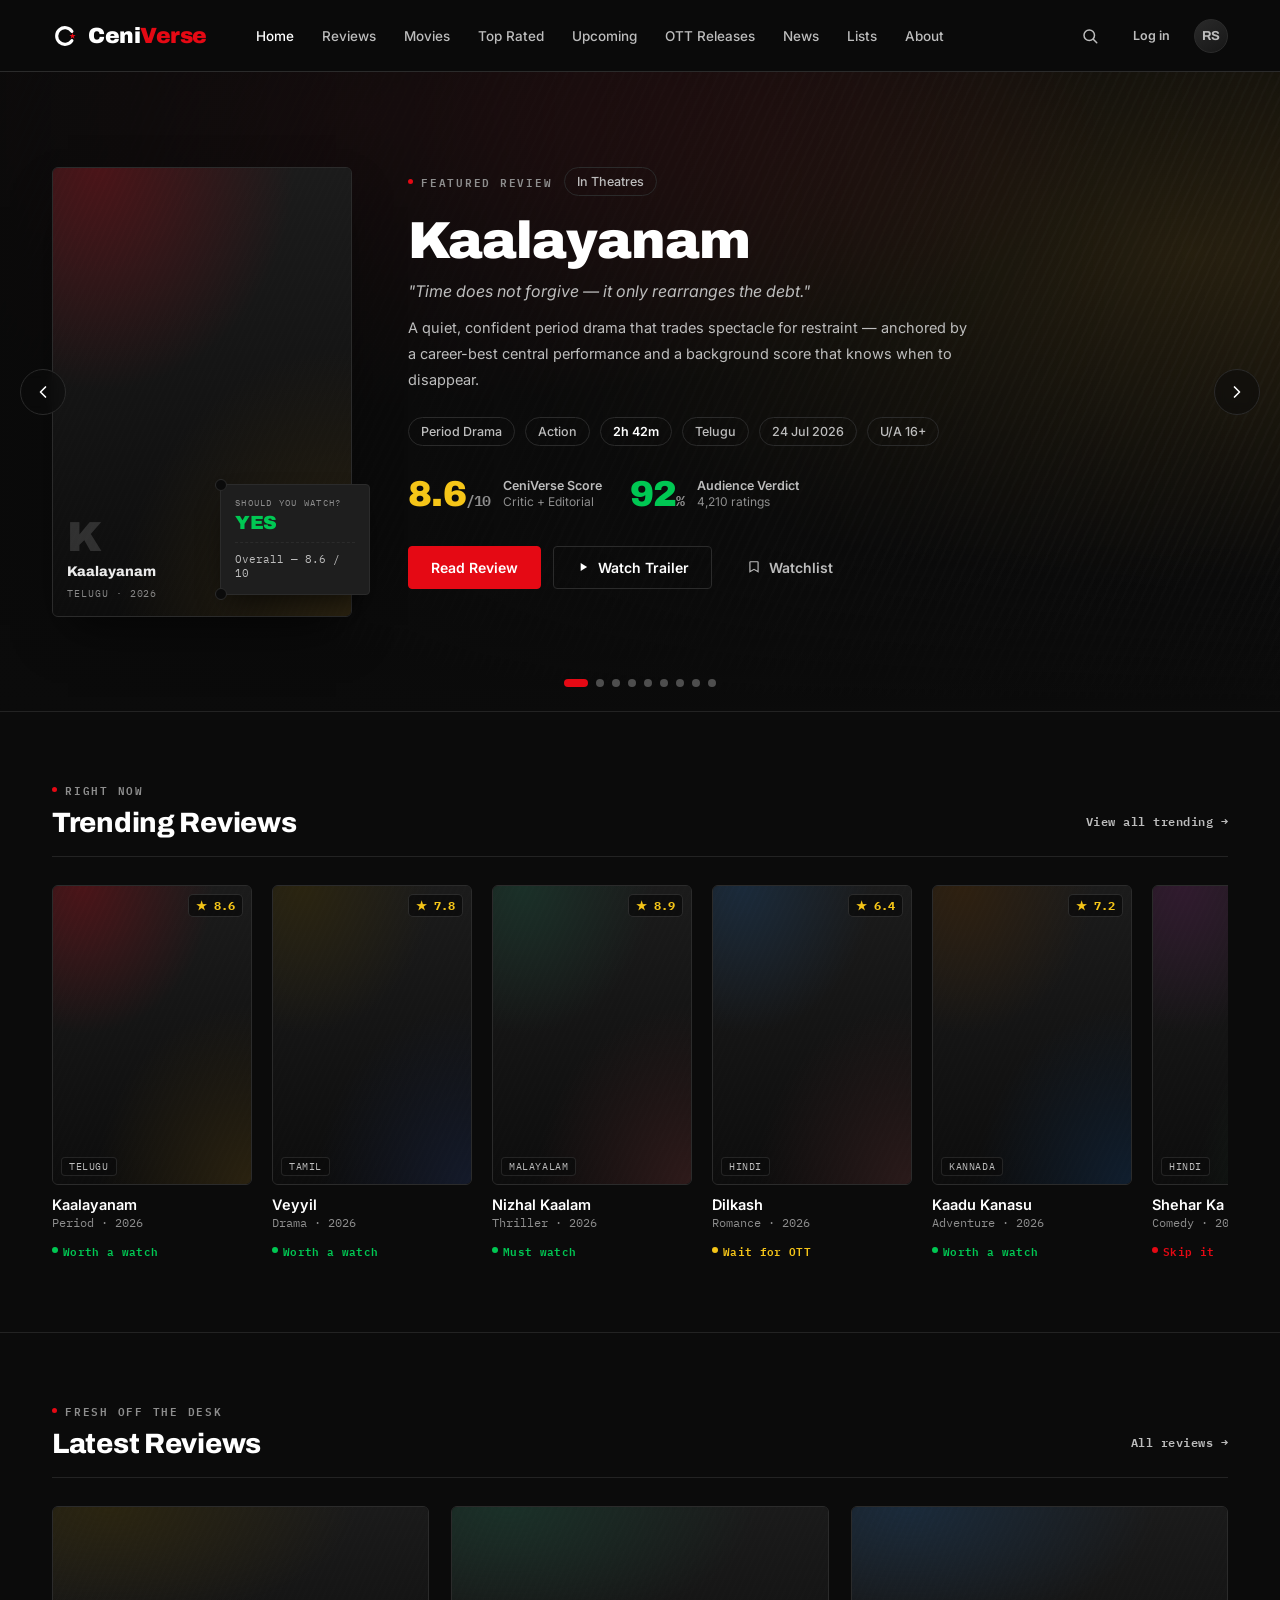
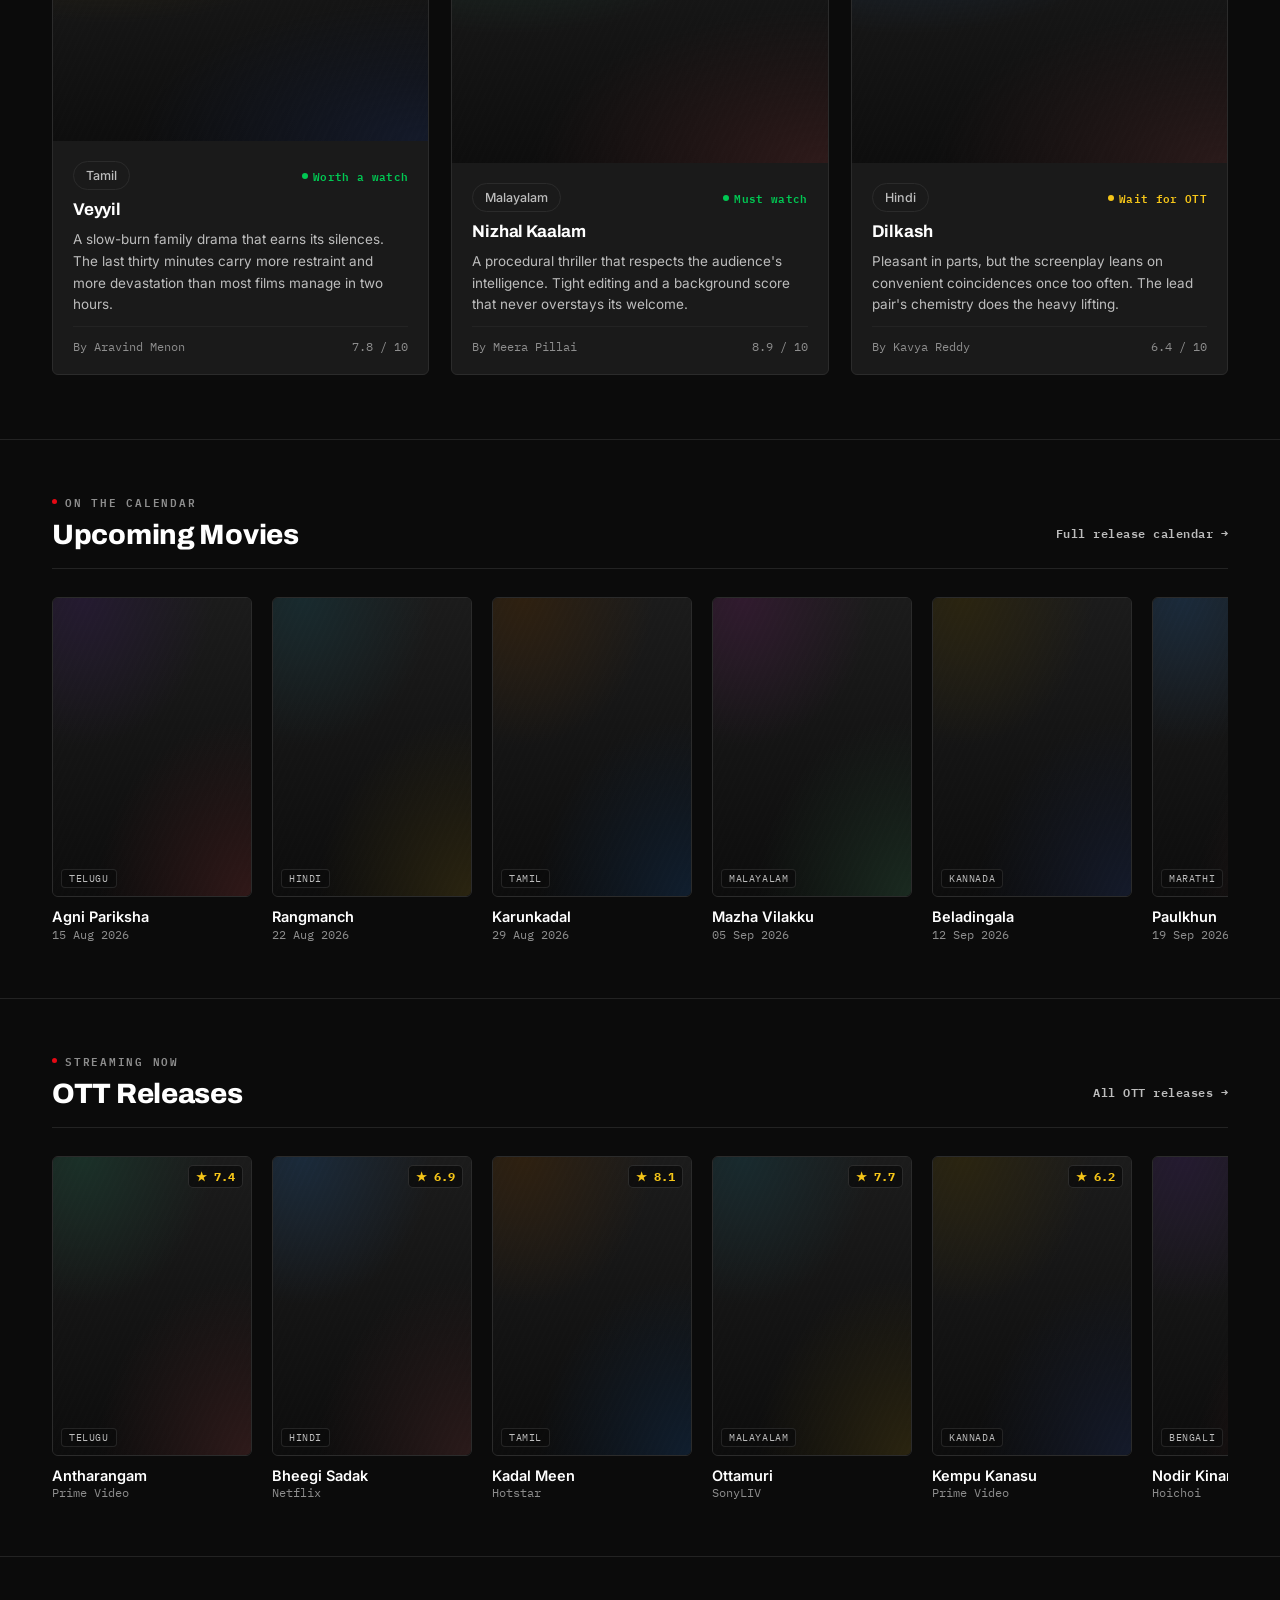
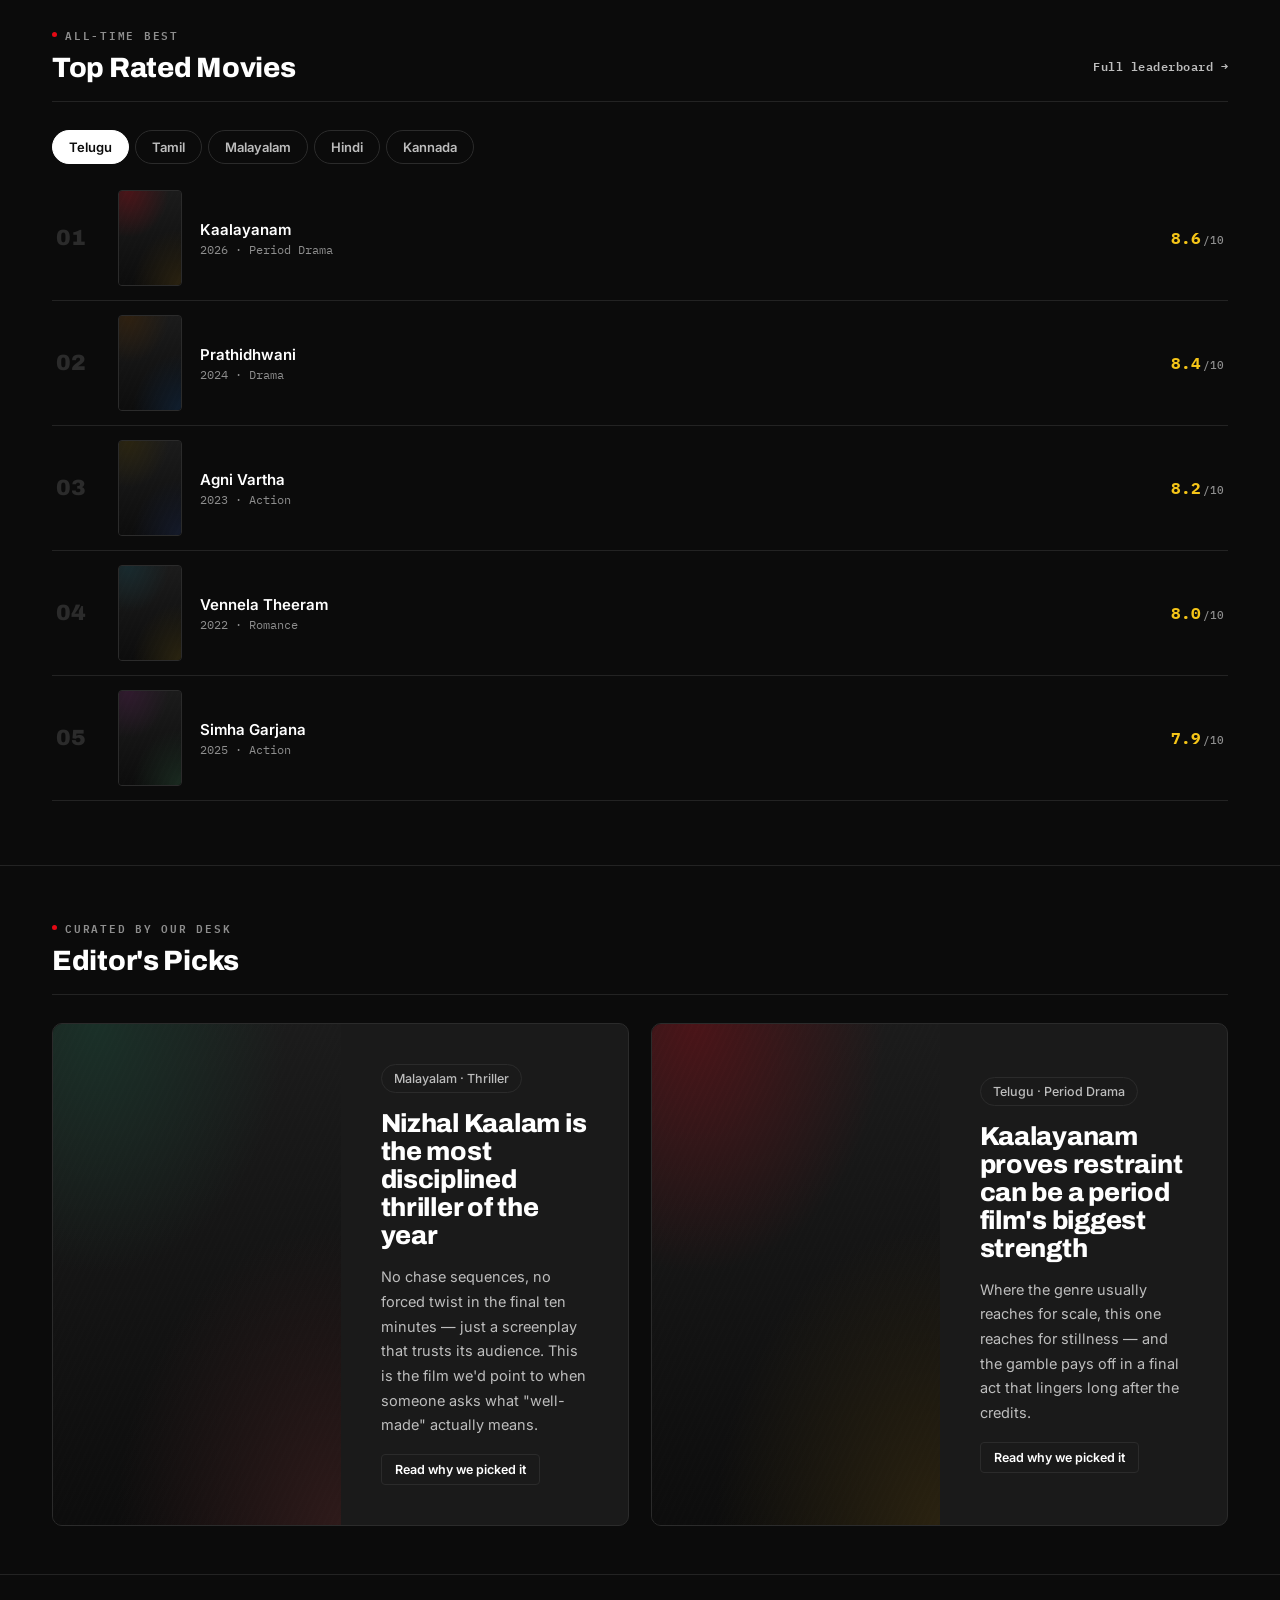
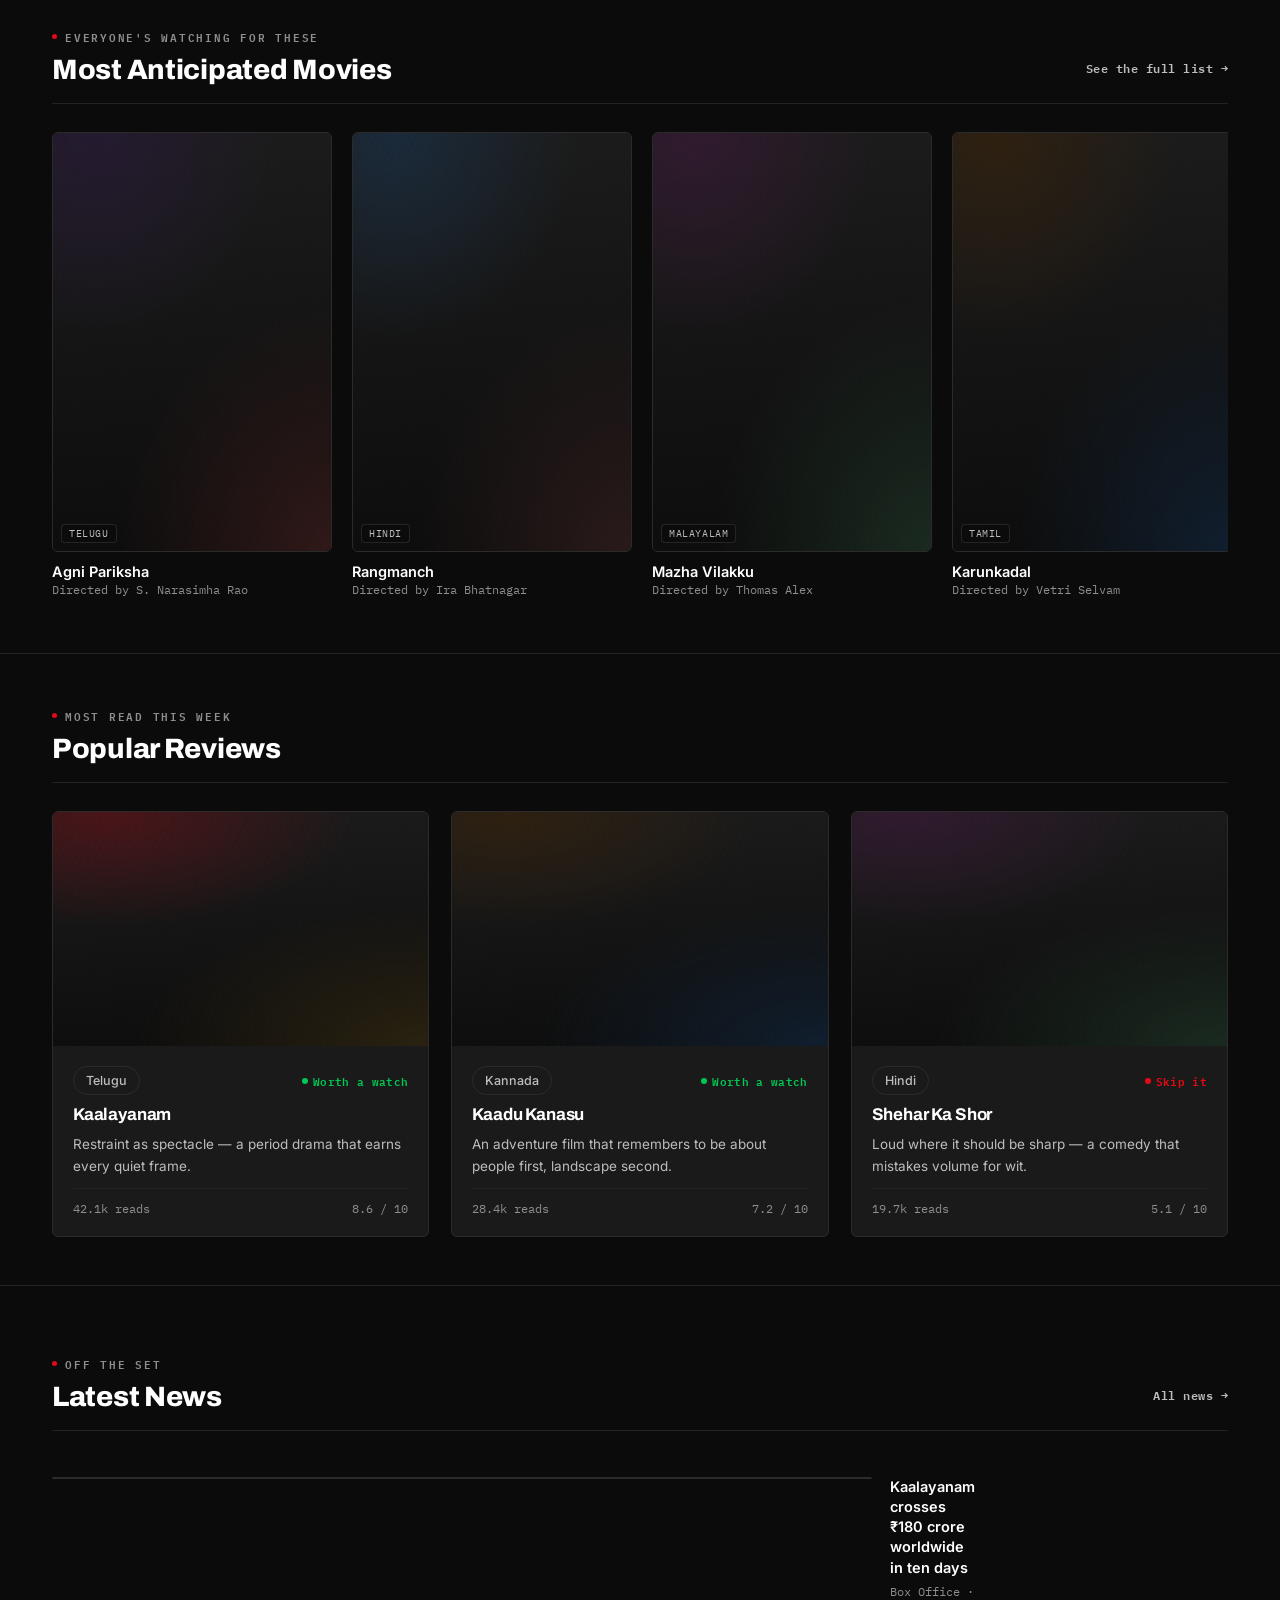
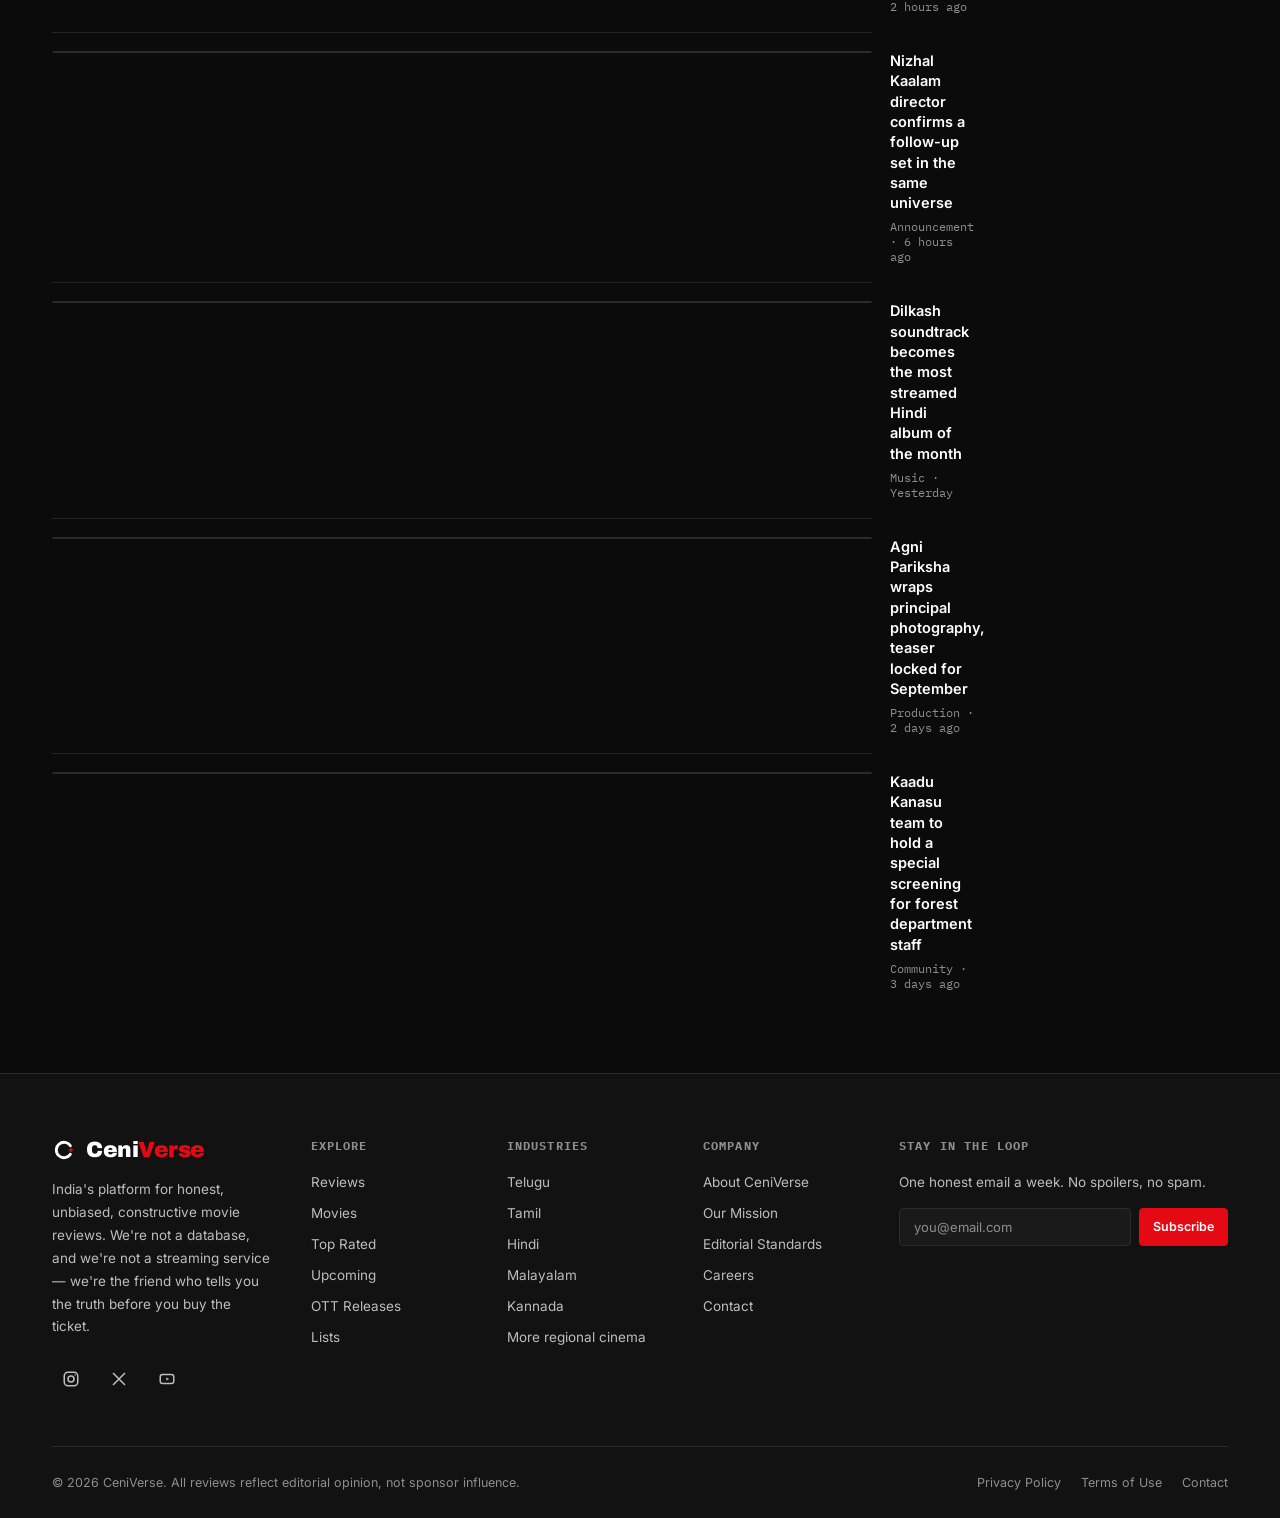
<file: index (5).html>
<!DOCTYPE html>
<html lang="en">
<head>
<meta charset="UTF-8">
<meta name="viewport" content="width=device-width, initial-scale=1.0">
<title>CeniVerse — Where Indian Cinema Meets Honest Reviews</title>
<meta name="description" content="CeniVerse is India's platform for honest, unbiased, constructive movie reviews across Telugu, Tamil, Hindi, Malayalam, Kannada and every regional cinema.">
<link rel="icon" type="image/svg+xml" href="favicon.svg">
<link rel="stylesheet" href="style.css">
</head>
<body>

<!-- ============================= HEADER ============================= -->
<header class="site-header">
  <div class="container">
    <a href="index.html" class="logo">
      <svg class="logo-mark" viewBox="0 0 100 100" xmlns="http://www.w3.org/2000/svg" aria-hidden="true">
        <path d="M 76.53 67.89 A 32 32 0 1 1 76.53 32.11" fill="none" stroke="#FFFFFF" stroke-width="12" stroke-linecap="round"/>
        <path d="M 79.0 37.5 L 82.0 45.87 L 90.89 46.14 L 83.85 51.58 L 86.35 60.11 L 79.0 55.1 L 71.65 60.11 L 74.15 51.58 L 67.11 46.14 L 76.0 45.87 Z" fill="#E50914"/>
      </svg>
      <span class="logo-text">Ceni<span class="logo-accent">Verse</span></span>
    </a>

    <nav class="main-nav" aria-label="Primary">
      <a href="index.html" class="active">Home</a>
      <a href="#reviews">Reviews</a>
      <a href="movie.html?id=kaalayanam">Movies</a>
      <a href="#top-rated">Top Rated</a>
      <a href="#upcoming">Upcoming</a>
      <a href="#ott">OTT Releases</a>
      <a href="#news">News</a>
      <a href="#lists">Lists</a>
      <a href="#about">About</a>
    </nav>

    <div class="header-actions">
      <button class="icon-btn" id="searchTrigger" aria-label="Search">
        <svg viewBox="0 0 24 24" stroke-width="2" stroke-linecap="round"><circle cx="11" cy="11" r="7"/><path d="m21 21-4.3-4.3"/></svg>
      </button>
      <a href="#" class="btn btn-ghost btn-sm">Log in</a>
      <a href="#" class="avatar-btn">RS</a>
      <button class="icon-btn mobile-toggle" id="mobileToggle" aria-label="Menu">
        <svg viewBox="0 0 24 24" stroke-width="2" stroke-linecap="round"><path d="M4 6h16M4 12h16M4 18h16"/></svg>
      </button>
    </div>
  </div>
</header>

<!-- Mobile nav drawer -->
<nav id="mobileNav" aria-label="Mobile">
  <a href="index.html">Home</a>
  <a href="#reviews">Reviews</a>
  <a href="movie.html?id=kaalayanam">Movies</a>
  <a href="#top-rated">Top Rated</a>
  <a href="#upcoming">Upcoming</a>
  <a href="#ott">OTT Releases</a>
  <a href="#news">News</a>
  <a href="#lists">Lists</a>
  <a href="#about">About</a>
</nav>

<!-- Search overlay -->
<div id="searchOverlay" style="position:fixed;inset:0;background:rgba(11,11,11,.92);backdrop-filter:blur(6px);z-index:200;display:none;align-items:flex-start;justify-content:center;padding-top:12vh;">
  <div style="width:100%;max-width:620px;padding:0 24px;">
    <div style="display:flex;align-items:center;justify-content:space-between;margin-bottom:14px;">
      <span class="eyebrow"><span class="dot"></span>Search CeniVerse</span>
      <button id="searchClose" class="icon-btn" aria-label="Close search">
        <svg viewBox="0 0 24 24" stroke-width="2" stroke-linecap="round"><path d="M6 6l12 12M18 6 6 18"/></svg>
      </button>
    </div>
    <input type="text" placeholder="Search movies, actors, directors, languages, years…" style="width:100%;background:var(--card);border:1px solid var(--border);border-radius:8px;padding:16px 18px;color:#fff;font-size:16px;font-family:var(--font-body);">
    <div style="margin-top:18px;display:flex;gap:8px;flex-wrap:wrap;">
      <span style="font-size:12px;color:var(--text-muted);font-family:var(--font-mono);padding-top:6px;">Try —</span>
      <span class="pill">Kaalayanam</span>
      <span class="pill">Malayalam 2026</span>
      <span class="pill">Best Cinematography</span>
      <span class="pill">Rating 8+</span>
    </div>
  </div>
</div>

<!-- ============================= HERO CAROUSEL ============================= -->
<section class="hero-carousel" id="heroCarousel" aria-roledescription="carousel" aria-label="Featured movies">

  <!-- Slide 1 — Kaalayanam -->
  <div class="hc-slide active" data-index="0">
    <div class="hc-backdrop ph-backdrop" data-tone="1"></div>
    <div class="hc-scrim"></div>
    <div class="container">
      <div class="hc-content">
        <div class="hero-inner">
          <div class="hero-poster-wrap">
            <div class="hero-poster ph-poster" data-tone="1">
              <div class="ph-mark"><div class="ph-glyph">K</div><div class="ph-title">Kaalayanam</div><div class="ph-industry">Telugu · 2026</div></div>
            </div>
            <div class="verdict-stub"><div class="vs-label">Should You Watch?</div><div class="vs-verdict yes">YES</div><div class="vs-dash"></div><div class="vs-score">Overall — 8.6 / 10</div></div>
          </div>
          <div>
            <div class="hero-meta-top"><span class="eyebrow"><span class="dot"></span>Featured Review</span><span class="pill">In Theatres</span></div>
            <h1 class="hero-title">Kaalayanam</h1>
            <p class="hero-tagline">"Time does not forgive — it only rearranges the debt."</p>
            <p class="hc-desc">A quiet, confident period drama that trades spectacle for restraint — anchored by a career-best central performance and a background score that knows when to disappear.</p>
            <div class="hero-facts"><span class="pill">Period Drama</span><span class="pill">Action</span><span class="pill"><strong>2h 42m</strong></span><span class="pill">Telugu</span><span class="pill">24 Jul 2026</span><span class="pill">U/A 16+</span></div>
            <div class="hero-rating-row">
              <div class="rating-badge"><div class="num">8.6<small>/10</small></div><div class="lbl"><b>CeniVerse Score</b>Critic + Editorial</div></div>
              <div class="rating-badge"><div class="num" style="color:var(--success);">92<small>%</small></div><div class="lbl"><b>Audience Verdict</b>4,210 ratings</div></div>
            </div>
            <div class="hero-cta-row">
              <a href="movie.html?id=kaalayanam" class="btn btn-accent">Read Review</a>
              <a href="#" class="btn"><svg width="14" height="14" viewBox="0 0 24 24" fill="currentColor"><path d="M8 5v14l11-7z"/></svg>Watch Trailer</a>
            
              <button class="btn btn-ghost" data-toggle="save"><svg width="14" height="14" viewBox="0 0 24 24" stroke="currentColor" stroke-width="2" fill="none"><path d="M6 3h12a1 1 0 0 1 1 1v16l-7-4-7 4V4a1 1 0 0 1 1-1z"/></svg><span class="save-label">Watchlist</span></button>
            </div>
          </div>
        </div>
      </div>
    </div>
  </div>

  <!-- Slide 2 — Nizhal Kaalam -->
  <div class="hc-slide" data-index="1">
    <div class="hc-backdrop ph-backdrop" data-tone="5"></div>
    <div class="hc-scrim"></div>
    <div class="container">
      <div class="hc-content">
        <div class="hero-inner">
          <div class="hero-poster-wrap">
            <div class="hero-poster ph-poster" data-tone="5">
              <div class="ph-mark"><div class="ph-glyph">N</div><div class="ph-title">Nizhal Kaalam</div><div class="ph-industry">Malayalam · 2026</div></div>
            </div>
            <div class="verdict-stub"><div class="vs-label">Should You Watch?</div><div class="vs-verdict yes">YES</div><div class="vs-dash"></div><div class="vs-score">Overall — 8.9 / 10</div></div>
          </div>
          <div>
            <div class="hero-meta-top"><span class="eyebrow"><span class="dot"></span>Featured Review</span><span class="pill">In Theatres</span></div>
            <h1 class="hero-title">Nizhal Kaalam</h1>
            <p class="hero-tagline">"Some silences are just evidence, waiting."</p>
            <p class="hc-desc">A procedural thriller that trusts its audience — tight editing, zero forced twists, and a score that knows exactly when to disappear.</p>
            <div class="hero-facts"><span class="pill">Thriller</span><span class="pill">Crime</span><span class="pill"><strong>2h 11m</strong></span><span class="pill">Malayalam</span><span class="pill">03 Jul 2026</span><span class="pill">U/A 13+</span></div>
            <div class="hero-rating-row">
              <div class="rating-badge"><div class="num">8.9<small>/10</small></div><div class="lbl"><b>CeniVerse Score</b>Critic + Editorial</div></div>
              <div class="rating-badge"><div class="num" style="color:var(--success);">95<small>%</small></div><div class="lbl"><b>Audience Verdict</b>3,860 ratings</div></div>
            </div>
            <div class="hero-cta-row">
              <a href="movie.html?id=nizhal-kaalam" class="btn btn-accent">Read Review</a>
              <a href="#" class="btn"><svg width="14" height="14" viewBox="0 0 24 24" fill="currentColor"><path d="M8 5v14l11-7z"/></svg>Watch Trailer</a>
            
              <button class="btn btn-ghost" data-toggle="save"><svg width="14" height="14" viewBox="0 0 24 24" stroke="currentColor" stroke-width="2" fill="none"><path d="M6 3h12a1 1 0 0 1 1 1v16l-7-4-7 4V4a1 1 0 0 1 1-1z"/></svg><span class="save-label">Watchlist</span></button>
            </div>
          </div>
        </div>
      </div>
    </div>
  </div>

  <!-- Slide 3 — Veyyil -->
  <div class="hc-slide" data-index="2">
    <div class="hc-backdrop ph-backdrop" data-tone="3"></div>
    <div class="hc-scrim"></div>
    <div class="container">
      <div class="hc-content">
        <div class="hero-inner">
          <div class="hero-poster-wrap">
            <div class="hero-poster ph-poster" data-tone="3">
              <div class="ph-mark"><div class="ph-glyph">V</div><div class="ph-title">Veyyil</div><div class="ph-industry">Tamil · 2026</div></div>
            </div>
            <div class="verdict-stub"><div class="vs-label">Should You Watch?</div><div class="vs-verdict yes">YES</div><div class="vs-dash"></div><div class="vs-score">Overall — 7.8 / 10</div></div>
          </div>
          <div>
            <div class="hero-meta-top"><span class="eyebrow"><span class="dot"></span>Featured Review</span><span class="pill">In Theatres</span></div>
            <h1 class="hero-title">Veyyil</h1>
            <p class="hero-tagline">"The sun doesn't forgive either."</p>
            <p class="hc-desc">A slow-burn family drama that earns its silences. The final thirty minutes carry more weight than most films manage in two hours.</p>
            <div class="hero-facts"><span class="pill">Drama</span><span class="pill">Family</span><span class="pill"><strong>2h 18m</strong></span><span class="pill">Tamil</span><span class="pill">10 Jul 2026</span><span class="pill">U</span></div>
            <div class="hero-rating-row">
              <div class="rating-badge"><div class="num">7.8<small>/10</small></div><div class="lbl"><b>CeniVerse Score</b>Critic + Editorial</div></div>
              <div class="rating-badge"><div class="num" style="color:var(--success);">84<small>%</small></div><div class="lbl"><b>Audience Verdict</b>2,940 ratings</div></div>
            </div>
            <div class="hero-cta-row">
              <a href="movie.html?id=veyyil" class="btn btn-accent">Read Review</a>
              <a href="#" class="btn"><svg width="14" height="14" viewBox="0 0 24 24" fill="currentColor"><path d="M8 5v14l11-7z"/></svg>Watch Trailer</a>
            
              <button class="btn btn-ghost" data-toggle="save"><svg width="14" height="14" viewBox="0 0 24 24" stroke="currentColor" stroke-width="2" fill="none"><path d="M6 3h12a1 1 0 0 1 1 1v16l-7-4-7 4V4a1 1 0 0 1 1-1z"/></svg><span class="save-label">Watchlist</span></button>
            </div>
          </div>
        </div>
      </div>
    </div>
  </div>

  <!-- Slide 4 — Prathidhwani -->
  <div class="hc-slide" data-index="3">
    <div class="hc-backdrop ph-backdrop" data-tone="6"></div>
    <div class="hc-scrim"></div>
    <div class="container">
      <div class="hc-content">
        <div class="hero-inner">
          <div class="hero-poster-wrap">
            <div class="hero-poster ph-poster" data-tone="6">
              <div class="ph-mark"><div class="ph-glyph">P</div><div class="ph-title">Prathidhwani</div><div class="ph-industry">Telugu · 2024</div></div>
            </div>
            <div class="verdict-stub"><div class="vs-label">Should You Watch?</div><div class="vs-verdict yes">YES</div><div class="vs-dash"></div><div class="vs-score">Overall — 8.4 / 10</div></div>
          </div>
          <div>
            <div class="hero-meta-top"><span class="eyebrow"><span class="dot"></span>Featured Review</span><span class="pill">Editor's Pick</span></div>
            <h1 class="hero-title">Prathidhwani</h1>
            <p class="hero-tagline">"An echo remembers what we choose to forget."</p>
            <p class="hc-desc">An underrated gem that still holds up on rewatch — emotionally precise storytelling from its opening frame to its last.</p>
            <div class="hero-facts"><span class="pill">Drama</span><span class="pill"><strong>2h 20m</strong></span><span class="pill">Telugu</span><span class="pill">14 Mar 2024</span><span class="pill">U/A 13+</span></div>
            <div class="hero-rating-row">
              <div class="rating-badge"><div class="num">8.4<small>/10</small></div><div class="lbl"><b>CeniVerse Score</b>Critic + Editorial</div></div>
              <div class="rating-badge"><div class="num" style="color:var(--success);">89<small>%</small></div><div class="lbl"><b>Audience Verdict</b>6,120 ratings</div></div>
            </div>
            <div class="hero-cta-row">
              <a href="movie.html?id=prathidhwani" class="btn btn-accent">Read Review</a>
              <a href="#" class="btn"><svg width="14" height="14" viewBox="0 0 24 24" fill="currentColor"><path d="M8 5v14l11-7z"/></svg>Watch Trailer</a>
            
              <button class="btn btn-ghost" data-toggle="save"><svg width="14" height="14" viewBox="0 0 24 24" stroke="currentColor" stroke-width="2" fill="none"><path d="M6 3h12a1 1 0 0 1 1 1v16l-7-4-7 4V4a1 1 0 0 1 1-1z"/></svg><span class="save-label">Watchlist</span></button>
            </div>
          </div>
        </div>
      </div>
    </div>
  </div>

  <!-- Slide 5 — Kadal Meen -->
  <div class="hc-slide" data-index="4">
    <div class="hc-backdrop ph-backdrop" data-tone="8"></div>
    <div class="hc-scrim"></div>
    <div class="container">
      <div class="hc-content">
        <div class="hero-inner">
          <div class="hero-poster-wrap">
            <div class="hero-poster ph-poster" data-tone="8">
              <div class="ph-mark"><div class="ph-glyph">K</div><div class="ph-title">Kadal Meen</div><div class="ph-industry">Tamil · 2026</div></div>
            </div>
            <div class="verdict-stub"><div class="vs-label">Should You Watch?</div><div class="vs-verdict yes">YES</div><div class="vs-dash"></div><div class="vs-score">Overall — 8.1 / 10</div></div>
          </div>
          <div>
            <div class="hero-meta-top"><span class="eyebrow"><span class="dot"></span>Featured Review</span><span class="pill">Now Streaming</span></div>
            <h1 class="hero-title">Kadal Meen</h1>
            <p class="hero-tagline">"The sea keeps better secrets than people do."</p>
            <p class="hc-desc">A coastal crime drama with real teeth — one of the sharpest OTT releases of the year, and proof the format doesn't dilute ambition.</p>
            <div class="hero-facts"><span class="pill">Crime</span><span class="pill">Drama</span><span class="pill"><strong>2h 05m</strong></span><span class="pill">Tamil</span><span class="pill">19 Jun 2026</span><span class="pill">A</span></div>
            <div class="hero-rating-row">
              <div class="rating-badge"><div class="num">8.1<small>/10</small></div><div class="lbl"><b>CeniVerse Score</b>Critic + Editorial</div></div>
              <div class="rating-badge"><div class="num" style="color:var(--success);">86<small>%</small></div><div class="lbl"><b>Audience Verdict</b>3,310 ratings</div></div>
            </div>
            <div class="hero-cta-row">
              <a href="movie.html?id=kadal-meen" class="btn btn-accent">Read Review</a>
              <a href="#" class="btn"><svg width="14" height="14" viewBox="0 0 24 24" fill="currentColor"><path d="M8 5v14l11-7z"/></svg>Watch Trailer</a>
            
              <button class="btn btn-ghost" data-toggle="save"><svg width="14" height="14" viewBox="0 0 24 24" stroke="currentColor" stroke-width="2" fill="none"><path d="M6 3h12a1 1 0 0 1 1 1v16l-7-4-7 4V4a1 1 0 0 1 1-1z"/></svg><span class="save-label">Watchlist</span></button>
            </div>
          </div>
        </div>
      </div>
    </div>
  </div>

  <!-- Slide 6 — Dilkash -->
  <div class="hc-slide" data-index="5">
    <div class="hc-backdrop ph-backdrop" data-tone="2"></div>
    <div class="hc-scrim"></div>
    <div class="container">
      <div class="hc-content">
        <div class="hero-inner">
          <div class="hero-poster-wrap">
            <div class="hero-poster ph-poster" data-tone="2">
              <div class="ph-mark"><div class="ph-glyph">D</div><div class="ph-title">Dilkash</div><div class="ph-industry">Hindi · 2026</div></div>
            </div>
            <div class="verdict-stub"><div class="vs-label">Should You Watch?</div><div class="vs-verdict wait">WAIT</div><div class="vs-dash"></div><div class="vs-score">Overall — 6.4 / 10</div></div>
          </div>
          <div>
            <div class="hero-meta-top"><span class="eyebrow"><span class="dot"></span>Featured Review</span><span class="pill">In Theatres</span></div>
            <h1 class="hero-title">Dilkash</h1>
            <p class="hero-tagline">"Some hearts arrive already spoken for."</p>
            <p class="hc-desc">Pleasant in parts, let down by convenient plotting. The lead pair's chemistry is doing all the heavy lifting here.</p>
            <div class="hero-facts"><span class="pill">Romance</span><span class="pill">Drama</span><span class="pill"><strong>2h 25m</strong></span><span class="pill">Hindi</span><span class="pill">17 Jul 2026</span><span class="pill">U</span></div>
            <div class="hero-rating-row">
              <div class="rating-badge"><div class="num">6.4<small>/10</small></div><div class="lbl"><b>CeniVerse Score</b>Critic + Editorial</div></div>
              <div class="rating-badge"><div class="num" style="color:var(--accent-2);">61<small>%</small></div><div class="lbl"><b>Audience Verdict</b>1,870 ratings</div></div>
            </div>
            <div class="hero-cta-row">
              <a href="movie.html?id=dilkash" class="btn btn-accent">Read Review</a>
              <a href="#" class="btn"><svg width="14" height="14" viewBox="0 0 24 24" fill="currentColor"><path d="M8 5v14l11-7z"/></svg>Watch Trailer</a>
            
              <button class="btn btn-ghost" data-toggle="save"><svg width="14" height="14" viewBox="0 0 24 24" stroke="currentColor" stroke-width="2" fill="none"><path d="M6 3h12a1 1 0 0 1 1 1v16l-7-4-7 4V4a1 1 0 0 1 1-1z"/></svg><span class="save-label">Watchlist</span></button>
            </div>
          </div>
        </div>
      </div>
    </div>
  </div>

  <!-- Slide 7 — Kaadu Kanasu -->
  <div class="hc-slide" data-index="6">
    <div class="hc-backdrop ph-backdrop" data-tone="7"></div>
    <div class="hc-scrim"></div>
    <div class="container">
      <div class="hc-content">
        <div class="hero-inner">
          <div class="hero-poster-wrap">
            <div class="hero-poster ph-poster" data-tone="7">
              <div class="ph-mark"><div class="ph-glyph">K</div><div class="ph-title">Kaadu Kanasu</div><div class="ph-industry">Kannada · 2026</div></div>
            </div>
            <div class="verdict-stub"><div class="vs-label">Should You Watch?</div><div class="vs-verdict yes">YES</div><div class="vs-dash"></div><div class="vs-score">Overall — 7.2 / 10</div></div>
          </div>
          <div>
            <div class="hero-meta-top"><span class="eyebrow"><span class="dot"></span>Featured Review</span><span class="pill">In Theatres</span></div>
            <h1 class="hero-title">Kaadu Kanasu</h1>
            <p class="hero-tagline">"The forest doesn't dream. It remembers."</p>
            <p class="hc-desc">An adventure film that remembers to be about people first, landscape second — grounded where the trailers suggested spectacle.</p>
            <div class="hero-facts"><span class="pill">Adventure</span><span class="pill">Drama</span><span class="pill"><strong>2h 30m</strong></span><span class="pill">Kannada</span><span class="pill">26 Jun 2026</span><span class="pill">U/A 13+</span></div>
            <div class="hero-rating-row">
              <div class="rating-badge"><div class="num">7.2<small>/10</small></div><div class="lbl"><b>CeniVerse Score</b>Critic + Editorial</div></div>
              <div class="rating-badge"><div class="num" style="color:var(--success);">78<small>%</small></div><div class="lbl"><b>Audience Verdict</b>1,540 ratings</div></div>
            </div>
            <div class="hero-cta-row">
              <a href="movie.html?id=kaadu-kanasu" class="btn btn-accent">Read Review</a>
              <a href="#" class="btn"><svg width="14" height="14" viewBox="0 0 24 24" fill="currentColor"><path d="M8 5v14l11-7z"/></svg>Watch Trailer</a>
            
              <button class="btn btn-ghost" data-toggle="save"><svg width="14" height="14" viewBox="0 0 24 24" stroke="currentColor" stroke-width="2" fill="none"><path d="M6 3h12a1 1 0 0 1 1 1v16l-7-4-7 4V4a1 1 0 0 1 1-1z"/></svg><span class="save-label">Watchlist</span></button>
            </div>
          </div>
        </div>
      </div>
    </div>
  </div>

  <!-- Slide 8 — Ottamuri -->
  <div class="hc-slide" data-index="7">
    <div class="hc-backdrop ph-backdrop" data-tone="4"></div>
    <div class="hc-scrim"></div>
    <div class="container">
      <div class="hc-content">
        <div class="hero-inner">
          <div class="hero-poster-wrap">
            <div class="hero-poster ph-poster" data-tone="4">
              <div class="ph-mark"><div class="ph-glyph">O</div><div class="ph-title">Ottamuri</div><div class="ph-industry">Malayalam · 2026</div></div>
            </div>
            <div class="verdict-stub"><div class="vs-label">Should You Watch?</div><div class="vs-verdict yes">YES</div><div class="vs-dash"></div><div class="vs-score">Overall — 7.7 / 10</div></div>
          </div>
          <div>
            <div class="hero-meta-top"><span class="eyebrow"><span class="dot"></span>Featured Review</span><span class="pill">Now Streaming</span></div>
            <h1 class="hero-title">Ottamuri</h1>
            <p class="hero-tagline">"One room. A lifetime of unfinished conversations."</p>
            <p class="hc-desc">A quiet character study that rewards patience — smaller in scale than the rest of this list, but bigger in feeling.</p>
            <div class="hero-facts"><span class="pill">Drama</span><span class="pill"><strong>2h 02m</strong></span><span class="pill">Malayalam</span><span class="pill">22 May 2026</span><span class="pill">U</span></div>
            <div class="hero-rating-row">
              <div class="rating-badge"><div class="num">7.7<small>/10</small></div><div class="lbl"><b>CeniVerse Score</b>Critic + Editorial</div></div>
              <div class="rating-badge"><div class="num" style="color:var(--success);">80<small>%</small></div><div class="lbl"><b>Audience Verdict</b>1,210 ratings</div></div>
            </div>
            <div class="hero-cta-row">
              <a href="movie.html?id=ottamuri" class="btn btn-accent">Read Review</a>
              <a href="#" class="btn"><svg width="14" height="14" viewBox="0 0 24 24" fill="currentColor"><path d="M8 5v14l11-7z"/></svg>Watch Trailer</a>
            
              <button class="btn btn-ghost" data-toggle="save"><svg width="14" height="14" viewBox="0 0 24 24" stroke="currentColor" stroke-width="2" fill="none"><path d="M6 3h12a1 1 0 0 1 1 1v16l-7-4-7 4V4a1 1 0 0 1 1-1z"/></svg><span class="save-label">Watchlist</span></button>
            </div>
          </div>
        </div>
      </div>
    </div>
  </div>

  <!-- Slide 9 — Shehar Ka Shor -->
  <div class="hc-slide" data-index="8">
    <div class="hc-backdrop ph-backdrop" data-tone="3"></div>
    <div class="hc-scrim"></div>
    <div class="container">
      <div class="hc-content">
        <div class="hero-inner">
          <div class="hero-poster-wrap">
            <div class="hero-poster ph-poster" data-tone="3">
              <div class="ph-mark"><div class="ph-glyph">S</div><div class="ph-title">Shehar Ka Shor</div><div class="ph-industry">Hindi · 2026</div></div>
            </div>
            <div class="verdict-stub"><div class="vs-label">Should You Watch?</div><div class="vs-verdict no">NO</div><div class="vs-dash"></div><div class="vs-score">Overall — 5.1 / 10</div></div>
          </div>
          <div>
            <div class="hero-meta-top"><span class="eyebrow"><span class="dot"></span>Featured Review</span><span class="pill">In Theatres</span></div>
            <h1 class="hero-title">Shehar Ka Shor</h1>
            <p class="hero-tagline">"Noise for noise's sake."</p>
            <p class="hc-desc">Loud where it should be sharp — a comedy that mistakes volume for wit. Included here because honest coverage means the misses too.</p>
            <div class="hero-facts"><span class="pill">Comedy</span><span class="pill"><strong>2h 08m</strong></span><span class="pill">Hindi</span><span class="pill">03 Jul 2026</span><span class="pill">U/A 13+</span></div>
            <div class="hero-rating-row">
              <div class="rating-badge"><div class="num">5.1<small>/10</small></div><div class="lbl"><b>CeniVerse Score</b>Critic + Editorial</div></div>
              <div class="rating-badge"><div class="num" style="color:var(--accent);">48<small>%</small></div><div class="lbl"><b>Audience Verdict</b>980 ratings</div></div>
            </div>
            <div class="hero-cta-row">
              <a href="movie.html?id=shehar-ka-shor" class="btn btn-accent">Read Review</a>
              <a href="#" class="btn"><svg width="14" height="14" viewBox="0 0 24 24" fill="currentColor"><path d="M8 5v14l11-7z"/></svg>Watch Trailer</a>
            
              <button class="btn btn-ghost" data-toggle="save"><svg width="14" height="14" viewBox="0 0 24 24" stroke="currentColor" stroke-width="2" fill="none"><path d="M6 3h12a1 1 0 0 1 1 1v16l-7-4-7 4V4a1 1 0 0 1 1-1z"/></svg><span class="save-label">Watchlist</span></button>
            </div>
          </div>
        </div>
      </div>
    </div>
  </div>

  <button class="hc-arrow hc-arrow-left" id="hcPrev" aria-label="Previous movie">
    <svg viewBox="0 0 24 24" stroke-width="2" stroke-linecap="round" stroke-linejoin="round"><path d="M15 18l-6-6 6-6"/></svg>
  </button>
  <button class="hc-arrow hc-arrow-right" id="hcNext" aria-label="Next movie">
    <svg viewBox="0 0 24 24" stroke-width="2" stroke-linecap="round" stroke-linejoin="round"><path d="M9 6l6 6-6 6"/></svg>
  </button>

  <div class="hc-dots" id="hcDots" role="tablist" aria-label="Select featured movie">
    <button class="hc-dot active" data-slide="0" aria-label="Kaalayanam" role="tab" aria-selected="true"></button>
    <button class="hc-dot" data-slide="1" aria-label="Nizhal Kaalam" role="tab" aria-selected="false"></button>
    <button class="hc-dot" data-slide="2" aria-label="Veyyil" role="tab" aria-selected="false"></button>
    <button class="hc-dot" data-slide="3" aria-label="Prathidhwani" role="tab" aria-selected="false"></button>
    <button class="hc-dot" data-slide="4" aria-label="Kadal Meen" role="tab" aria-selected="false"></button>
    <button class="hc-dot" data-slide="5" aria-label="Dilkash" role="tab" aria-selected="false"></button>
    <button class="hc-dot" data-slide="6" aria-label="Kaadu Kanasu" role="tab" aria-selected="false"></button>
    <button class="hc-dot" data-slide="7" aria-label="Ottamuri" role="tab" aria-selected="false"></button>
    <button class="hc-dot" data-slide="8" aria-label="Shehar Ka Shor" role="tab" aria-selected="false"></button>
  </div>
</section>

<!-- ============================= TRENDING REVIEWS ============================= -->
<section class="block" id="reviews">
  <div class="container">
    <div class="section-head">
      <div>
        <span class="eyebrow"><span class="dot"></span>Right now</span>
        <h2>Trending Reviews</h2>
      </div>
      <a href="#" class="see-all">View all trending →</a>
    </div>

    <div class="rail">
      <!-- card 1 -->
      <a href="movie.html?id=kaalayanam" class="m-card">
        <div class="m-poster ph-poster" data-tone="1">
          <div class="m-score">★ 8.6</div>
          <div class="m-lang">Telugu</div>
        </div>
        <div>
          <div class="m-title">Kaalayanam</div>
          <div class="m-sub">Period · 2026</div>
        </div>
        <span class="m-verdict-tag yes">Worth a watch</span>
      </a>
      <!-- card 2 -->
      <a href="movie.html?id=veyyil" class="m-card">
        <div class="m-poster ph-poster" data-tone="3">
          <div class="m-score">★ 7.8</div>
          <div class="m-lang">Tamil</div>
        </div>
        <div>
          <div class="m-title">Veyyil</div>
          <div class="m-sub">Drama · 2026</div>
        </div>
        <span class="m-verdict-tag yes">Worth a watch</span>
      </a>
      <!-- card 3 -->
      <a href="movie.html?id=nizhal-kaalam" class="m-card">
        <div class="m-poster ph-poster" data-tone="5">
          <div class="m-score">★ 8.9</div>
          <div class="m-lang">Malayalam</div>
        </div>
        <div>
          <div class="m-title">Nizhal Kaalam</div>
          <div class="m-sub">Thriller · 2026</div>
        </div>
        <span class="m-verdict-tag yes">Must watch</span>
      </a>
      <!-- card 4 -->
      <a href="movie.html?id=dilkash" class="m-card">
        <div class="m-poster ph-poster" data-tone="2">
          <div class="m-score">★ 6.4</div>
          <div class="m-lang">Hindi</div>
        </div>
        <div>
          <div class="m-title">Dilkash</div>
          <div class="m-sub">Romance · 2026</div>
        </div>
        <span class="m-verdict-tag wait">Wait for OTT</span>
      </a>
      <!-- card 5 -->
      <a href="movie.html?id=kaadu-kanasu" class="m-card">
        <div class="m-poster ph-poster" data-tone="6">
          <div class="m-score">★ 7.2</div>
          <div class="m-lang">Kannada</div>
        </div>
        <div>
          <div class="m-title">Kaadu Kanasu</div>
          <div class="m-sub">Adventure · 2026</div>
        </div>
        <span class="m-verdict-tag yes">Worth a watch</span>
      </a>
      <!-- card 6 -->
      <a href="movie.html?id=shehar-ka-shor" class="m-card">
        <div class="m-poster ph-poster" data-tone="4">
          <div class="m-score">★ 5.1</div>
          <div class="m-lang">Hindi</div>
        </div>
        <div>
          <div class="m-title">Shehar Ka Shor</div>
          <div class="m-sub">Comedy · 2026</div>
        </div>
        <span class="m-verdict-tag no">Skip it</span>
      </a>
    </div>
  </div>
</section>

<!-- ============================= LATEST REVIEWS (editorial) ============================= -->
<section class="block">
  <div class="container">
    <div class="section-head">
      <div>
        <span class="eyebrow"><span class="dot"></span>Fresh off the desk</span>
        <h2>Latest Reviews</h2>
      </div>
      <a href="#" class="see-all">All reviews →</a>
    </div>

    <div class="grid-3">
      <div class="review-card">
        <div class="rc-media ph-poster" data-tone="3" style="aspect-ratio:16/10;"></div>
        <div class="rc-body">
          <div class="rc-topline">
            <span class="pill">Tamil</span>
            <span class="m-verdict-tag yes">Worth a watch</span>
          </div>
          <h3>Veyyil</h3>
          <p class="rc-excerpt">A slow-burn family drama that earns its silences. The last thirty minutes carry more restraint and more devastation than most films manage in two hours.</p>
          <div class="rc-foot"><span>By Aravind Menon</span><span>7.8 / 10</span></div>
        </div>
      </div>

      <div class="review-card">
        <div class="rc-media ph-poster" data-tone="5" style="aspect-ratio:16/10;"></div>
        <div class="rc-body">
          <div class="rc-topline">
            <span class="pill">Malayalam</span>
            <span class="m-verdict-tag yes">Must watch</span>
          </div>
          <h3>Nizhal Kaalam</h3>
          <p class="rc-excerpt">A procedural thriller that respects the audience's intelligence. Tight editing and a background score that never overstays its welcome.</p>
          <div class="rc-foot"><span>By Meera Pillai</span><span>8.9 / 10</span></div>
        </div>
      </div>

      <div class="review-card">
        <div class="rc-media ph-poster" data-tone="2" style="aspect-ratio:16/10;"></div>
        <div class="rc-body">
          <div class="rc-topline">
            <span class="pill">Hindi</span>
            <span class="m-verdict-tag wait">Wait for OTT</span>
          </div>
          <h3>Dilkash</h3>
          <p class="rc-excerpt">Pleasant in parts, but the screenplay leans on convenient coincidences once too often. The lead pair's chemistry does the heavy lifting.</p>
          <div class="rc-foot"><span>By Kavya Reddy</span><span>6.4 / 10</span></div>
        </div>
      </div>
    </div>
  </div>
</section>

<!-- ============================= UPCOMING MOVIES ============================= -->
<section class="block tight" id="upcoming">
  <div class="container">
    <div class="section-head">
      <div>
        <span class="eyebrow"><span class="dot"></span>On the calendar</span>
        <h2>Upcoming Movies</h2>
      </div>
      <a href="#" class="see-all">Full release calendar →</a>
    </div>
    <div class="rail">
      <div class="m-card">
        <div class="m-poster ph-poster" data-tone="7"><div class="m-lang">Telugu</div></div>
        <div><div class="m-title">Agni Pariksha</div><div class="m-sub">15 Aug 2026</div></div>
      </div>
      <div class="m-card">
        <div class="m-poster ph-poster" data-tone="8"><div class="m-lang">Hindi</div></div>
        <div><div class="m-title">Rangmanch</div><div class="m-sub">22 Aug 2026</div></div>
      </div>
      <div class="m-card">
        <div class="m-poster ph-poster" data-tone="6"><div class="m-lang">Tamil</div></div>
        <div><div class="m-title">Karunkadal</div><div class="m-sub">29 Aug 2026</div></div>
      </div>
      <div class="m-card">
        <div class="m-poster ph-poster" data-tone="4"><div class="m-lang">Malayalam</div></div>
        <div><div class="m-title">Mazha Vilakku</div><div class="m-sub">05 Sep 2026</div></div>
      </div>
      <div class="m-card">
        <div class="m-poster ph-poster" data-tone="3"><div class="m-lang">Kannada</div></div>
        <div><div class="m-title">Beladingala</div><div class="m-sub">12 Sep 2026</div></div>
      </div>
      <div class="m-card">
        <div class="m-poster ph-poster" data-tone="2"><div class="m-lang">Marathi</div></div>
        <div><div class="m-title">Paulkhun</div><div class="m-sub">19 Sep 2026</div></div>
      </div>
      <div class="m-card">
        <div class="m-poster ph-poster" data-tone="1"><div class="m-lang">Punjabi</div></div>
        <div><div class="m-title">Rukhi Zameen</div><div class="m-sub">26 Sep 2026</div></div>
      </div>
    </div>
  </div>
</section>

<!-- ============================= OTT RELEASES ============================= -->
<section class="block tight" id="ott">
  <div class="container">
    <div class="section-head">
      <div>
        <span class="eyebrow"><span class="dot"></span>Streaming now</span>
        <h2>OTT Releases</h2>
      </div>
      <a href="#" class="see-all">All OTT releases →</a>
    </div>
    <div class="rail">
      <div class="m-card">
        <div class="m-poster ph-poster" data-tone="5"><div class="m-score">★ 7.4</div><div class="m-lang">Telugu</div></div>
        <div><div class="m-title">Antharangam</div><div class="m-sub">Prime Video</div></div>
      </div>
      <div class="m-card">
        <div class="m-poster ph-poster" data-tone="2"><div class="m-score">★ 6.9</div><div class="m-lang">Hindi</div></div>
        <div><div class="m-title">Bheegi Sadak</div><div class="m-sub">Netflix</div></div>
      </div>
      <div class="m-card">
        <div class="m-poster ph-poster" data-tone="6"><div class="m-score">★ 8.1</div><div class="m-lang">Tamil</div></div>
        <div><div class="m-title">Kadal Meen</div><div class="m-sub">Hotstar</div></div>
      </div>
      <div class="m-card">
        <div class="m-poster ph-poster" data-tone="8"><div class="m-score">★ 7.7</div><div class="m-lang">Malayalam</div></div>
        <div><div class="m-title">Ottamuri</div><div class="m-sub">SonyLIV</div></div>
      </div>
      <div class="m-card">
        <div class="m-poster ph-poster" data-tone="3"><div class="m-score">★ 6.2</div><div class="m-lang">Kannada</div></div>
        <div><div class="m-title">Kempu Kanasu</div><div class="m-sub">Prime Video</div></div>
      </div>
      <div class="m-card">
        <div class="m-poster ph-poster" data-tone="7"><div class="m-score">★ 7.0</div><div class="m-lang">Bengali</div></div>
        <div><div class="m-title">Nodir Kinare</div><div class="m-sub">Hoichoi</div></div>
      </div>
    </div>
  </div>
</section>

<!-- ============================= TOP RATED — LANGUAGE TABS ============================= -->
<section class="block" id="top-rated">
  <div class="container">
    <div class="section-head">
      <div>
        <span class="eyebrow"><span class="dot"></span>All-time best</span>
        <h2>Top Rated Movies</h2>
      </div>
      <a href="#" class="see-all">Full leaderboard →</a>
    </div>

    <div class="lang-tabs">
      <button class="lang-tab active" data-lang="telugu">Telugu</button>
      <button class="lang-tab" data-lang="tamil">Tamil</button>
      <button class="lang-tab" data-lang="malayalam">Malayalam</button>
      <button class="lang-tab" data-lang="hindi">Hindi</button>
      <button class="lang-tab" data-lang="kannada">Kannada</button>
    </div>

    <div class="lang-panel active" id="panel-telugu">
      <div class="rank-list">
        <div class="rank-row"><div class="rank-num">01</div><div class="rank-thumb ph-poster" data-tone="1"></div><div class="rank-info"><h4>Kaalayanam</h4><div class="rank-sub">2026 · Period Drama</div></div><div class="rank-score">8.6<small>/10</small></div></div>
        <div class="rank-row"><div class="rank-num">02</div><div class="rank-thumb ph-poster" data-tone="6"></div><div class="rank-info"><h4>Prathidhwani</h4><div class="rank-sub">2024 · Drama</div></div><div class="rank-score">8.4<small>/10</small></div></div>
        <div class="rank-row"><div class="rank-num">03</div><div class="rank-thumb ph-poster" data-tone="3"></div><div class="rank-info"><h4>Agni Vartha</h4><div class="rank-sub">2023 · Action</div></div><div class="rank-score">8.2<small>/10</small></div></div>
        <div class="rank-row"><div class="rank-num">04</div><div class="rank-thumb ph-poster" data-tone="8"></div><div class="rank-info"><h4>Vennela Theeram</h4><div class="rank-sub">2022 · Romance</div></div><div class="rank-score">8.0<small>/10</small></div></div>
        <div class="rank-row"><div class="rank-num">05</div><div class="rank-thumb ph-poster" data-tone="4"></div><div class="rank-info"><h4>Simha Garjana</h4><div class="rank-sub">2025 · Action</div></div><div class="rank-score">7.9<small>/10</small></div></div>
      </div>
    </div>

    <div class="lang-panel" id="panel-tamil">
      <div class="rank-list">
        <div class="rank-row"><div class="rank-num">01</div><div class="rank-thumb ph-poster" data-tone="3"></div><div class="rank-info"><h4>Kadal Meen</h4><div class="rank-sub">2026 · Drama</div></div><div class="rank-score">8.5<small>/10</small></div></div>
        <div class="rank-row"><div class="rank-num">02</div><div class="rank-thumb ph-poster" data-tone="7"></div><div class="rank-info"><h4>Veyyil</h4><div class="rank-sub">2026 · Drama</div></div><div class="rank-score">7.8<small>/10</small></div></div>
        <div class="rank-row"><div class="rank-num">03</div><div class="rank-thumb ph-poster" data-tone="2"></div><div class="rank-info"><h4>Vaanam Paartha Vaazhkai</h4><div class="rank-sub">2021 · Biopic</div></div><div class="rank-score">7.7<small>/10</small></div></div>
        <div class="rank-row"><div class="rank-num">04</div><div class="rank-thumb ph-poster" data-tone="5"></div><div class="rank-info"><h4>Karunkadal</h4><div class="rank-sub">2024 · Thriller</div></div><div class="rank-score">7.6<small>/10</small></div></div>
        <div class="rank-row"><div class="rank-num">05</div><div class="rank-thumb ph-poster" data-tone="1"></div><div class="rank-info"><h4>Thanneer Paravai</h4><div class="rank-sub">2023 · Family</div></div><div class="rank-score">7.4<small>/10</small></div></div>
      </div>
    </div>

    <div class="lang-panel" id="panel-malayalam">
      <div class="rank-list">
        <div class="rank-row"><div class="rank-num">01</div><div class="rank-thumb ph-poster" data-tone="5"></div><div class="rank-info"><h4>Nizhal Kaalam</h4><div class="rank-sub">2026 · Thriller</div></div><div class="rank-score">8.9<small>/10</small></div></div>
        <div class="rank-row"><div class="rank-num">02</div><div class="rank-thumb ph-poster" data-tone="8"></div><div class="rank-info"><h4>Ottamuri</h4><div class="rank-sub">2026 · Drama</div></div><div class="rank-score">7.7<small>/10</small></div></div>
        <div class="rank-row"><div class="rank-num">03</div><div class="rank-thumb ph-poster" data-tone="4"></div><div class="rank-info"><h4>Kadalinte Makal</h4><div class="rank-sub">2022 · Drama</div></div><div class="rank-score">7.5<small>/10</small></div></div>
        <div class="rank-row"><div class="rank-num">04</div><div class="rank-thumb ph-poster" data-tone="6"></div><div class="rank-info"><h4>Mazha Vilakku</h4><div class="rank-sub">2026 · Family</div></div><div class="rank-score">7.3<small>/10</small></div></div>
        <div class="rank-row"><div class="rank-num">05</div><div class="rank-thumb ph-poster" data-tone="2"></div><div class="rank-info"><h4>Veedum Vazhiyum</h4><div class="rank-sub">2020 · Drama</div></div><div class="rank-score">7.2<small>/10</small></div></div>
      </div>
    </div>

    <div class="lang-panel" id="panel-hindi">
      <div class="rank-list">
        <div class="rank-row"><div class="rank-num">01</div><div class="rank-thumb ph-poster" data-tone="2"></div><div class="rank-info"><h4>Rangmanch</h4><div class="rank-sub">2026 · Drama</div></div><div class="rank-score">8.1<small>/10</small></div></div>
        <div class="rank-row"><div class="rank-num">02</div><div class="rank-thumb ph-poster" data-tone="7"></div><div class="rank-info"><h4>Bheegi Sadak</h4><div class="rank-sub">2026 · Crime</div></div><div class="rank-score">6.9<small>/10</small></div></div>
        <div class="rank-row"><div class="rank-num">03</div><div class="rank-thumb ph-poster" data-tone="1"></div><div class="rank-info"><h4>Safar-e-Khwab</h4><div class="rank-sub">2019 · Drama</div></div><div class="rank-score">6.8<small>/10</small></div></div>
        <div class="rank-row"><div class="rank-num">04</div><div class="rank-thumb ph-poster" data-tone="4"></div><div class="rank-info"><h4>Dilkash</h4><div class="rank-sub">2026 · Romance</div></div><div class="rank-score">6.4<small>/10</small></div></div>
        <div class="rank-row"><div class="rank-num">05</div><div class="rank-thumb ph-poster" data-tone="3"></div><div class="rank-info"><h4>Shehar Ka Shor</h4><div class="rank-sub">2026 · Comedy</div></div><div class="rank-score">5.1<small>/10</small></div></div>
      </div>
    </div>

    <div class="lang-panel" id="panel-kannada">
      <div class="rank-list">
        <div class="rank-row"><div class="rank-num">01</div><div class="rank-thumb ph-poster" data-tone="6"></div><div class="rank-info"><h4>Kaadu Kanasu</h4><div class="rank-sub">2026 · Adventure</div></div><div class="rank-score">7.2<small>/10</small></div></div>
        <div class="rank-row"><div class="rank-num">02</div><div class="rank-thumb ph-poster" data-tone="8"></div><div class="rank-info"><h4>Beladingala</h4><div class="rank-sub">2026 · Drama</div></div><div class="rank-score">7.0<small>/10</small></div></div>
        <div class="rank-row"><div class="rank-num">03</div><div class="rank-thumb ph-poster" data-tone="3"></div><div class="rank-info"><h4>Kempu Kanasu</h4><div class="rank-sub">2026 · Family</div></div><div class="rank-score">6.2<small>/10</small></div></div>
        <div class="rank-row"><div class="rank-num">04</div><div class="rank-thumb ph-poster" data-tone="2"></div><div class="rank-info"><h4>Hakki Haaduva Hadu</h4><div class="rank-sub">2021 · Drama</div></div><div class="rank-score">6.9<small>/10</small></div></div>
        <div class="rank-row"><div class="rank-num">05</div><div class="rank-thumb ph-poster" data-tone="5"></div><div class="rank-info"><h4>Kaari Megha</h4><div class="rank-sub">2023 · Thriller</div></div><div class="rank-score">6.7<small>/10</small></div></div>
      </div>
    </div>
  </div>
</section>

<!-- ============================= EDITOR'S PICKS ============================= -->
<section class="block tight">
  <div class="container">
    <div class="section-head">
      <div>
        <span class="eyebrow"><span class="dot"></span>Curated by our desk</span>
        <h2>Editor's Picks</h2>
      </div>
    </div>

    <div class="grid-2">
      <div class="editor-pick">
        <div class="ep-media ph-poster" data-tone="5"></div>
        <div class="ep-body">
          <span class="pill" style="width:fit-content;">Malayalam · Thriller</span>
          <h3>Nizhal Kaalam is the most disciplined thriller of the year</h3>
          <p>No chase sequences, no forced twist in the final ten minutes — just a screenplay that trusts its audience. This is the film we'd point to when someone asks what "well-made" actually means.</p>
          <a href="movie.html?id=nizhal-kaalam" class="btn btn-sm" style="width:fit-content;">Read why we picked it</a>
        </div>
      </div>
      <div class="editor-pick">
        <div class="ep-media ph-poster" data-tone="1"></div>
        <div class="ep-body">
          <span class="pill" style="width:fit-content;">Telugu · Period Drama</span>
          <h3>Kaalayanam proves restraint can be a period film's biggest strength</h3>
          <p>Where the genre usually reaches for scale, this one reaches for stillness — and the gamble pays off in a final act that lingers long after the credits.</p>
          <a href="movie.html?id=kaalayanam" class="btn btn-sm" style="width:fit-content;">Read why we picked it</a>
        </div>
      </div>
    </div>
  </div>
</section>

<!-- ============================= MOST ANTICIPATED ============================= -->
<section class="block tight">
  <div class="container">
    <div class="section-head">
      <div>
        <span class="eyebrow"><span class="dot"></span>Everyone's watching for these</span>
        <h2>Most Anticipated Movies</h2>
      </div>
      <a href="#" class="see-all">See the full list →</a>
    </div>
    <div class="rail wide">
      <div class="m-card">
        <div class="m-poster ph-poster" data-tone="7"><div class="m-lang">Telugu</div></div>
        <div><div class="m-title">Agni Pariksha</div><div class="m-sub">Directed by S. Narasimha Rao</div></div>
      </div>
      <div class="m-card">
        <div class="m-poster ph-poster" data-tone="2"><div class="m-lang">Hindi</div></div>
        <div><div class="m-title">Rangmanch</div><div class="m-sub">Directed by Ira Bhatnagar</div></div>
      </div>
      <div class="m-card">
        <div class="m-poster ph-poster" data-tone="4"><div class="m-lang">Malayalam</div></div>
        <div><div class="m-title">Mazha Vilakku</div><div class="m-sub">Directed by Thomas Alex</div></div>
      </div>
      <div class="m-card">
        <div class="m-poster ph-poster" data-tone="6"><div class="m-lang">Tamil</div></div>
        <div><div class="m-title">Karunkadal</div><div class="m-sub">Directed by Vetri Selvam</div></div>
      </div>
    </div>
  </div>
</section>

<!-- ============================= POPULAR REVIEWS ============================= -->
<section class="block tight">
  <div class="container">
    <div class="section-head">
      <div>
        <span class="eyebrow"><span class="dot"></span>Most read this week</span>
        <h2>Popular Reviews</h2>
      </div>
    </div>
    <div class="grid-3">
      <div class="review-card">
        <div class="rc-media ph-poster" data-tone="1" style="aspect-ratio:16/10;"></div>
        <div class="rc-body">
          <div class="rc-topline"><span class="pill">Telugu</span><span class="m-verdict-tag yes">Worth a watch</span></div>
          <h3>Kaalayanam</h3>
          <p class="rc-excerpt">Restraint as spectacle — a period drama that earns every quiet frame.</p>
          <div class="rc-foot"><span>42.1k reads</span><span>8.6 / 10</span></div>
        </div>
      </div>
      <div class="review-card">
        <div class="rc-media ph-poster" data-tone="6" style="aspect-ratio:16/10;"></div>
        <div class="rc-body">
          <div class="rc-topline"><span class="pill">Kannada</span><span class="m-verdict-tag yes">Worth a watch</span></div>
          <h3>Kaadu Kanasu</h3>
          <p class="rc-excerpt">An adventure film that remembers to be about people first, landscape second.</p>
          <div class="rc-foot"><span>28.4k reads</span><span>7.2 / 10</span></div>
        </div>
      </div>
      <div class="review-card">
        <div class="rc-media ph-poster" data-tone="4" style="aspect-ratio:16/10;"></div>
        <div class="rc-body">
          <div class="rc-topline"><span class="pill">Hindi</span><span class="m-verdict-tag no">Skip it</span></div>
          <h3>Shehar Ka Shor</h3>
          <p class="rc-excerpt">Loud where it should be sharp — a comedy that mistakes volume for wit.</p>
          <div class="rc-foot"><span>19.7k reads</span><span>5.1 / 10</span></div>
        </div>
      </div>
    </div>
  </div>
</section>

<!-- ============================= LATEST NEWS ============================= -->
<section class="block" id="news">
  <div class="container">
    <div class="section-head">
      <div>
        <span class="eyebrow"><span class="dot"></span>Off the set</span>
        <h2>Latest News</h2>
      </div>
      <a href="#" class="see-all">All news →</a>
    </div>

    <div style="max-width:820px;">
      <div class="news-row">
        <div class="news-thumb ph-poster" data-tone="3"></div>
        <div class="news-content">
          <h4>Kaalayanam crosses ₹180 crore worldwide in ten days</h4>
          <div class="news-meta">Box Office · 2 hours ago</div>
        </div>
      </div>
      <div class="news-row">
        <div class="news-thumb ph-poster" data-tone="5"></div>
        <div class="news-content">
          <h4>Nizhal Kaalam director confirms a follow-up set in the same universe</h4>
          <div class="news-meta">Announcement · 6 hours ago</div>
        </div>
      </div>
      <div class="news-row">
        <div class="news-thumb ph-poster" data-tone="2"></div>
        <div class="news-content">
          <h4>Dilkash soundtrack becomes the most streamed Hindi album of the month</h4>
          <div class="news-meta">Music · Yesterday</div>
        </div>
      </div>
      <div class="news-row">
        <div class="news-thumb ph-poster" data-tone="7"></div>
        <div class="news-content">
          <h4>Agni Pariksha wraps principal photography, teaser locked for September</h4>
          <div class="news-meta">Production · 2 days ago</div>
        </div>
      </div>
      <div class="news-row">
        <div class="news-thumb ph-poster" data-tone="6"></div>
        <div class="news-content">
          <h4>Kaadu Kanasu team to hold a special screening for forest department staff</h4>
          <div class="news-meta">Community · 3 days ago</div>
        </div>
      </div>
    </div>
  </div>
</section>

<!-- ============================= FOOTER ============================= -->
<footer class="footer" id="about">
  <div class="container">
    <div class="footer-grid">
      <div>
        <div class="foot-logo">
          <svg class="logo-mark" viewBox="0 0 100 100" xmlns="http://www.w3.org/2000/svg" aria-hidden="true">
        <path d="M 76.53 67.89 A 32 32 0 1 1 76.53 32.11" fill="none" stroke="#FFFFFF" stroke-width="12" stroke-linecap="round"/>
        <path d="M 79.0 37.5 L 82.0 45.87 L 90.89 46.14 L 83.85 51.58 L 86.35 60.11 L 79.0 55.1 L 71.65 60.11 L 74.15 51.58 L 67.11 46.14 L 76.0 45.87 Z" fill="#E50914"/>
      </svg>
          <span class="logo-text">Ceni<span class="logo-accent">Verse</span></span>
        </div>
        <p class="foot-desc">India's platform for honest, unbiased, constructive movie reviews. We're not a database, and we're not a streaming service — we're the friend who tells you the truth before you buy the ticket.</p>
        <div class="social-row">
          <a href="#" class="icon-btn" aria-label="Instagram"><svg viewBox="0 0 24 24" stroke-width="2"><rect x="3" y="3" width="18" height="18" rx="5"/><circle cx="12" cy="12" r="4"/><circle cx="17.5" cy="6.5" r="1" fill="currentColor" stroke="none"/></svg></a>
          <a href="#" class="icon-btn" aria-label="X / Twitter"><svg viewBox="0 0 24 24" stroke-width="2"><path d="M4 4l16 16M20 4 4 20"/></svg></a>
          <a href="#" class="icon-btn" aria-label="YouTube"><svg viewBox="0 0 24 24" stroke-width="2"><rect x="3" y="6" width="18" height="12" rx="3"/><path d="M11 10l4 2-4 2z" fill="currentColor" stroke="none"/></svg></a>
        </div>
      </div>
      <div>
        <h4>Explore</h4>
        <ul>
          <li><a href="#">Reviews</a></li>
          <li><a href="movie.html?id=kaalayanam">Movies</a></li>
          <li><a href="#top-rated">Top Rated</a></li>
          <li><a href="#upcoming">Upcoming</a></li>
          <li><a href="#ott">OTT Releases</a></li>
          <li><a href="#lists">Lists</a></li>
        </ul>
      </div>
      <div>
        <h4>Industries</h4>
        <ul>
          <li><a href="#">Telugu</a></li>
          <li><a href="#">Tamil</a></li>
          <li><a href="#">Hindi</a></li>
          <li><a href="#">Malayalam</a></li>
          <li><a href="#">Kannada</a></li>
          <li><a href="#">More regional cinema</a></li>
        </ul>
      </div>
      <div>
        <h4>Company</h4>
        <ul>
          <li><a href="#about">About CeniVerse</a></li>
          <li><a href="#">Our Mission</a></li>
          <li><a href="#">Editorial Standards</a></li>
          <li><a href="#">Careers</a></li>
          <li><a href="#">Contact</a></li>
        </ul>
      </div>
      <div>
        <h4>Stay in the loop</h4>
        <p class="foot-desc" style="margin-bottom:14px;">One honest email a week. No spoilers, no spam.</p>
        <div class="news-form">
          <input type="email" placeholder="you@email.com">
          <button class="btn btn-accent btn-sm">Subscribe</button>
        </div>
      </div>
    </div>

    <div class="footer-bottom">
      <span>© 2026 CeniVerse. All reviews reflect editorial opinion, not sponsor influence.</span>
      <div class="legal-links">
        <a href="#">Privacy Policy</a>
        <a href="#">Terms of Use</a>
        <a href="#">Contact</a>
      </div>
    </div>
  </div>
</footer>

<script src="script.js"></script>
</body>
</html>
</file>
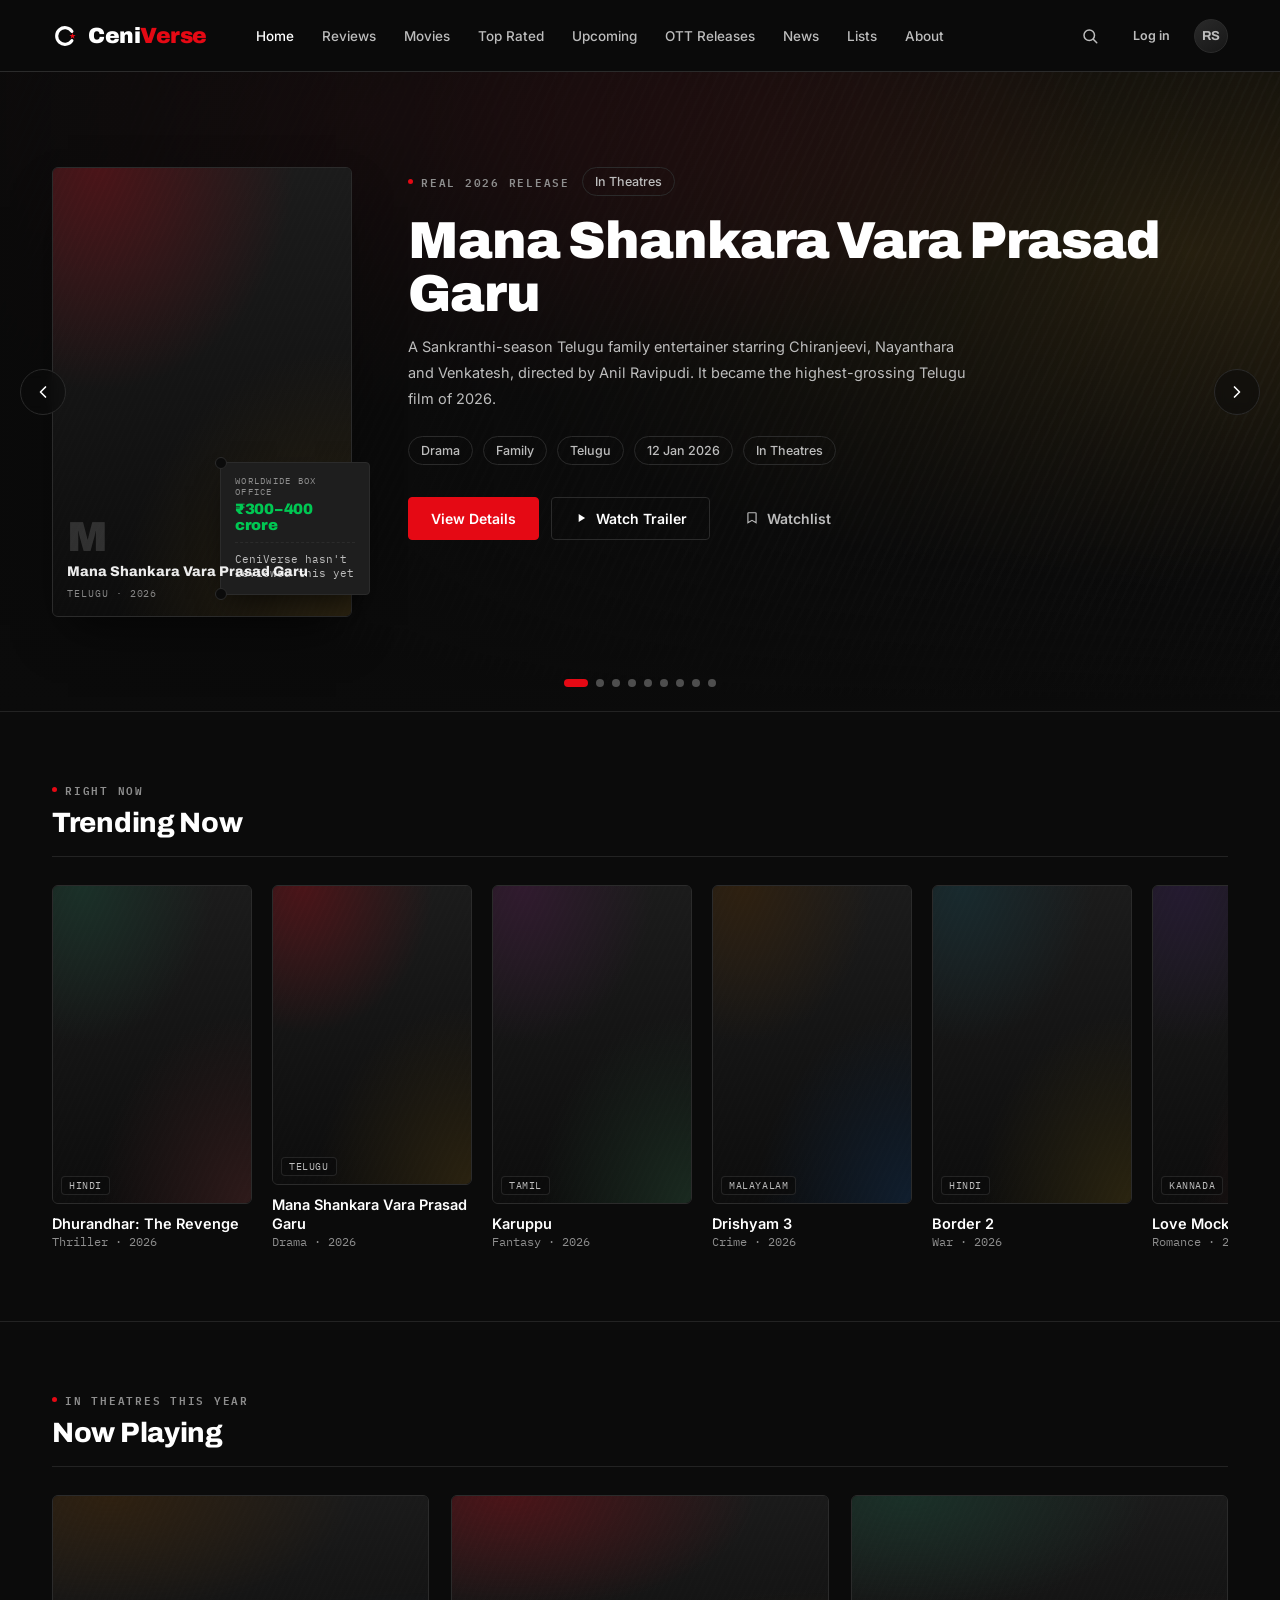
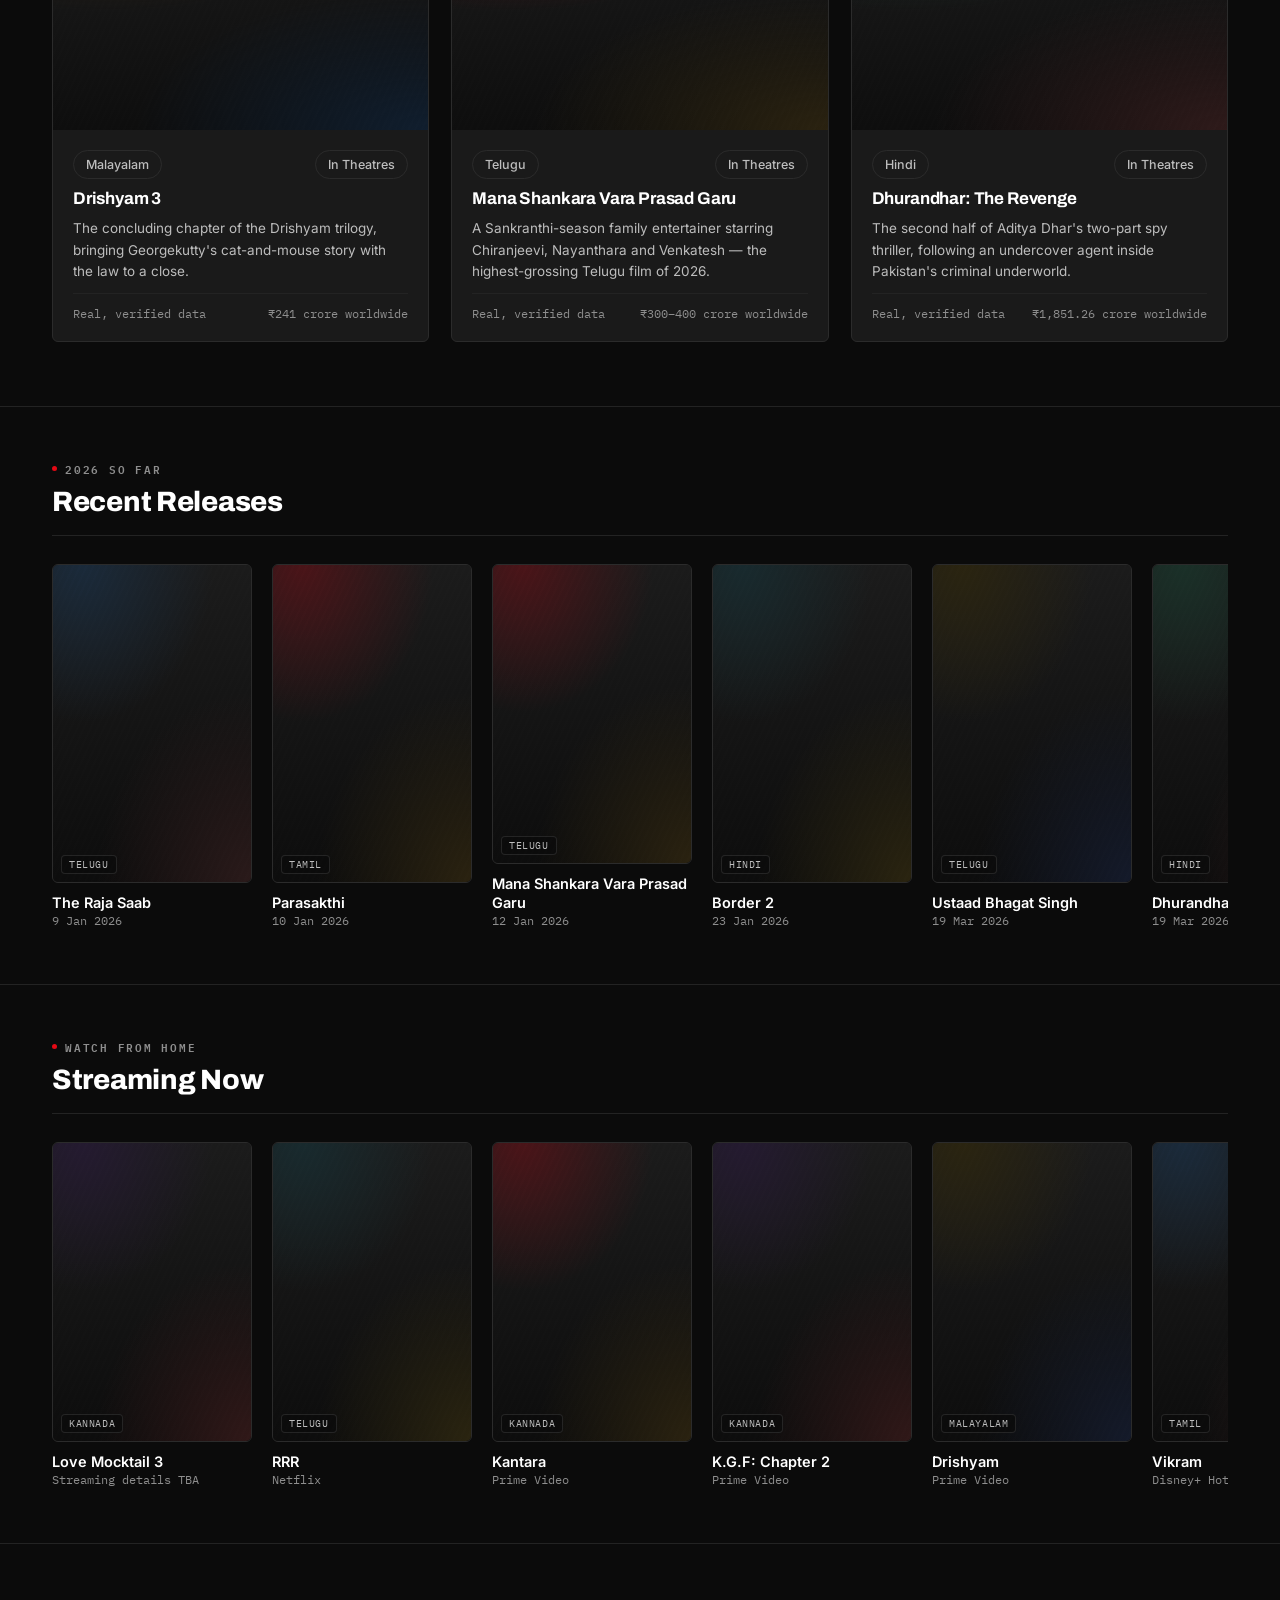
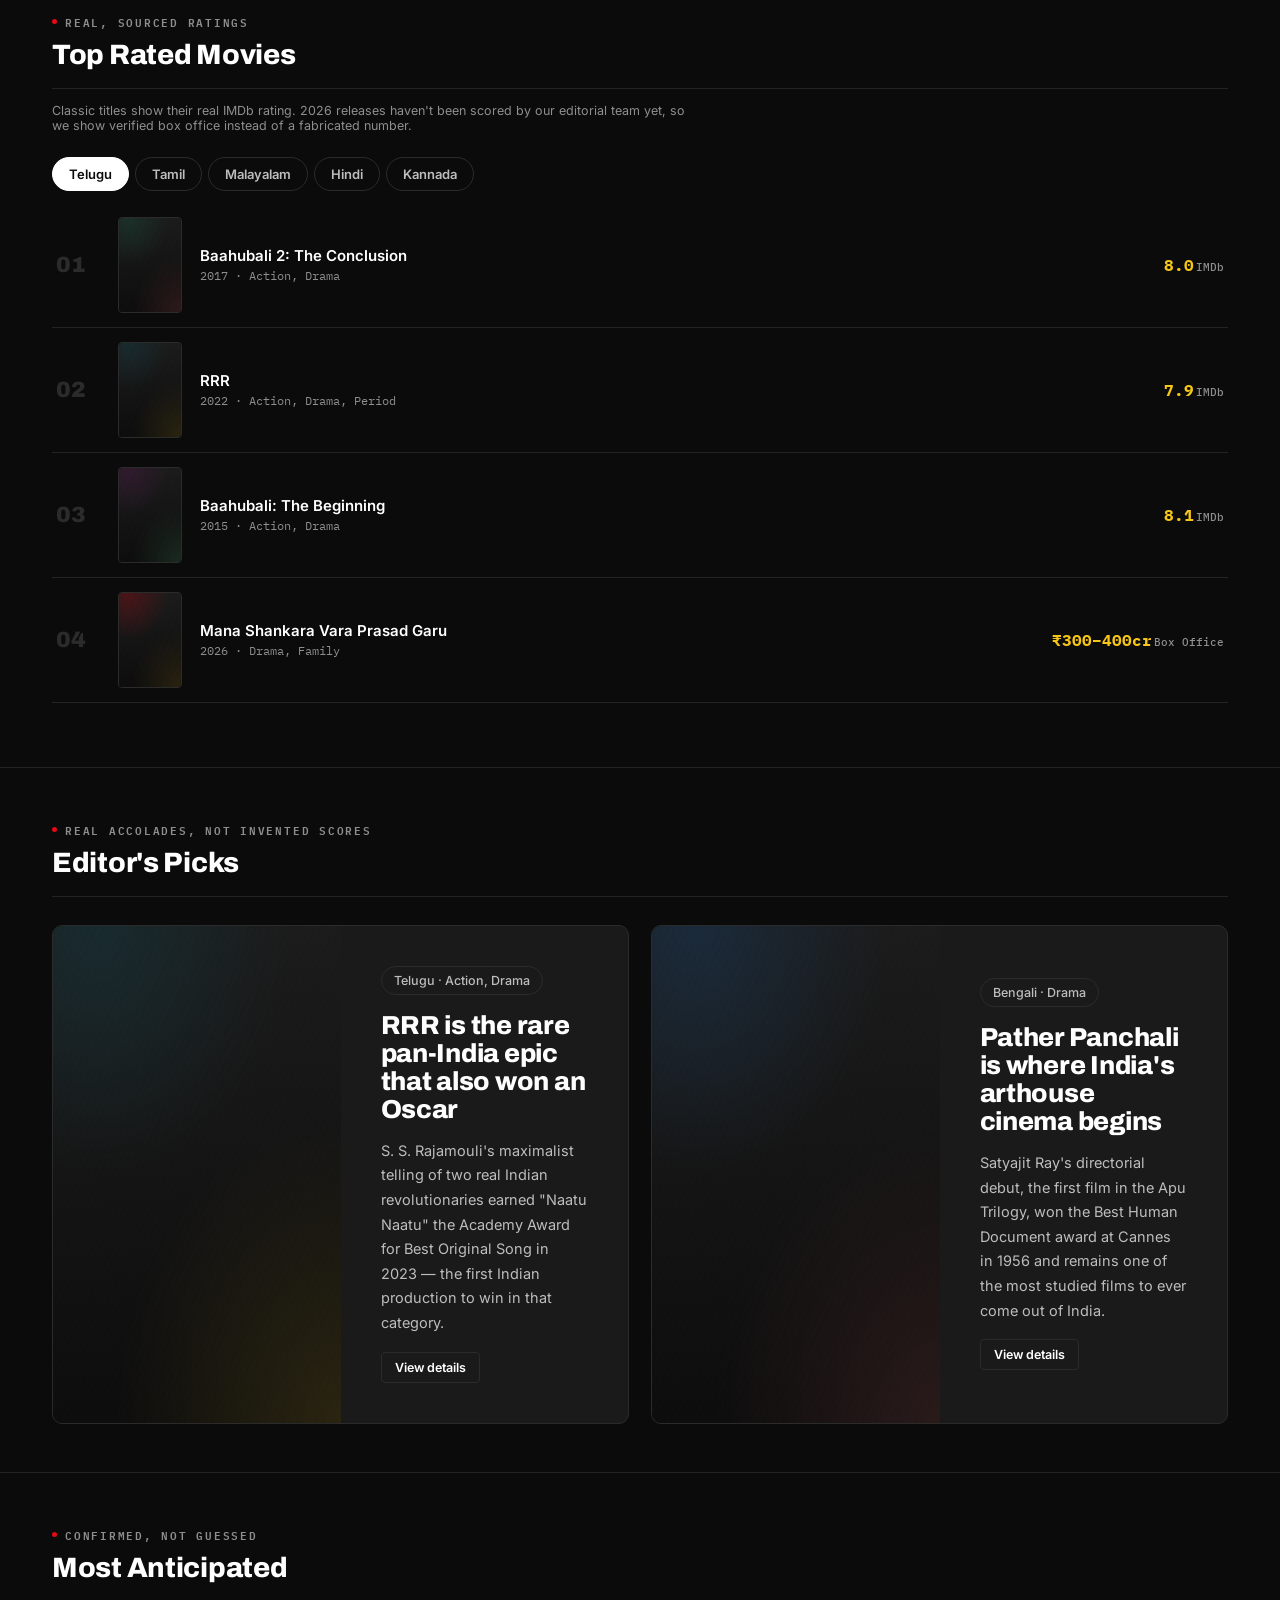
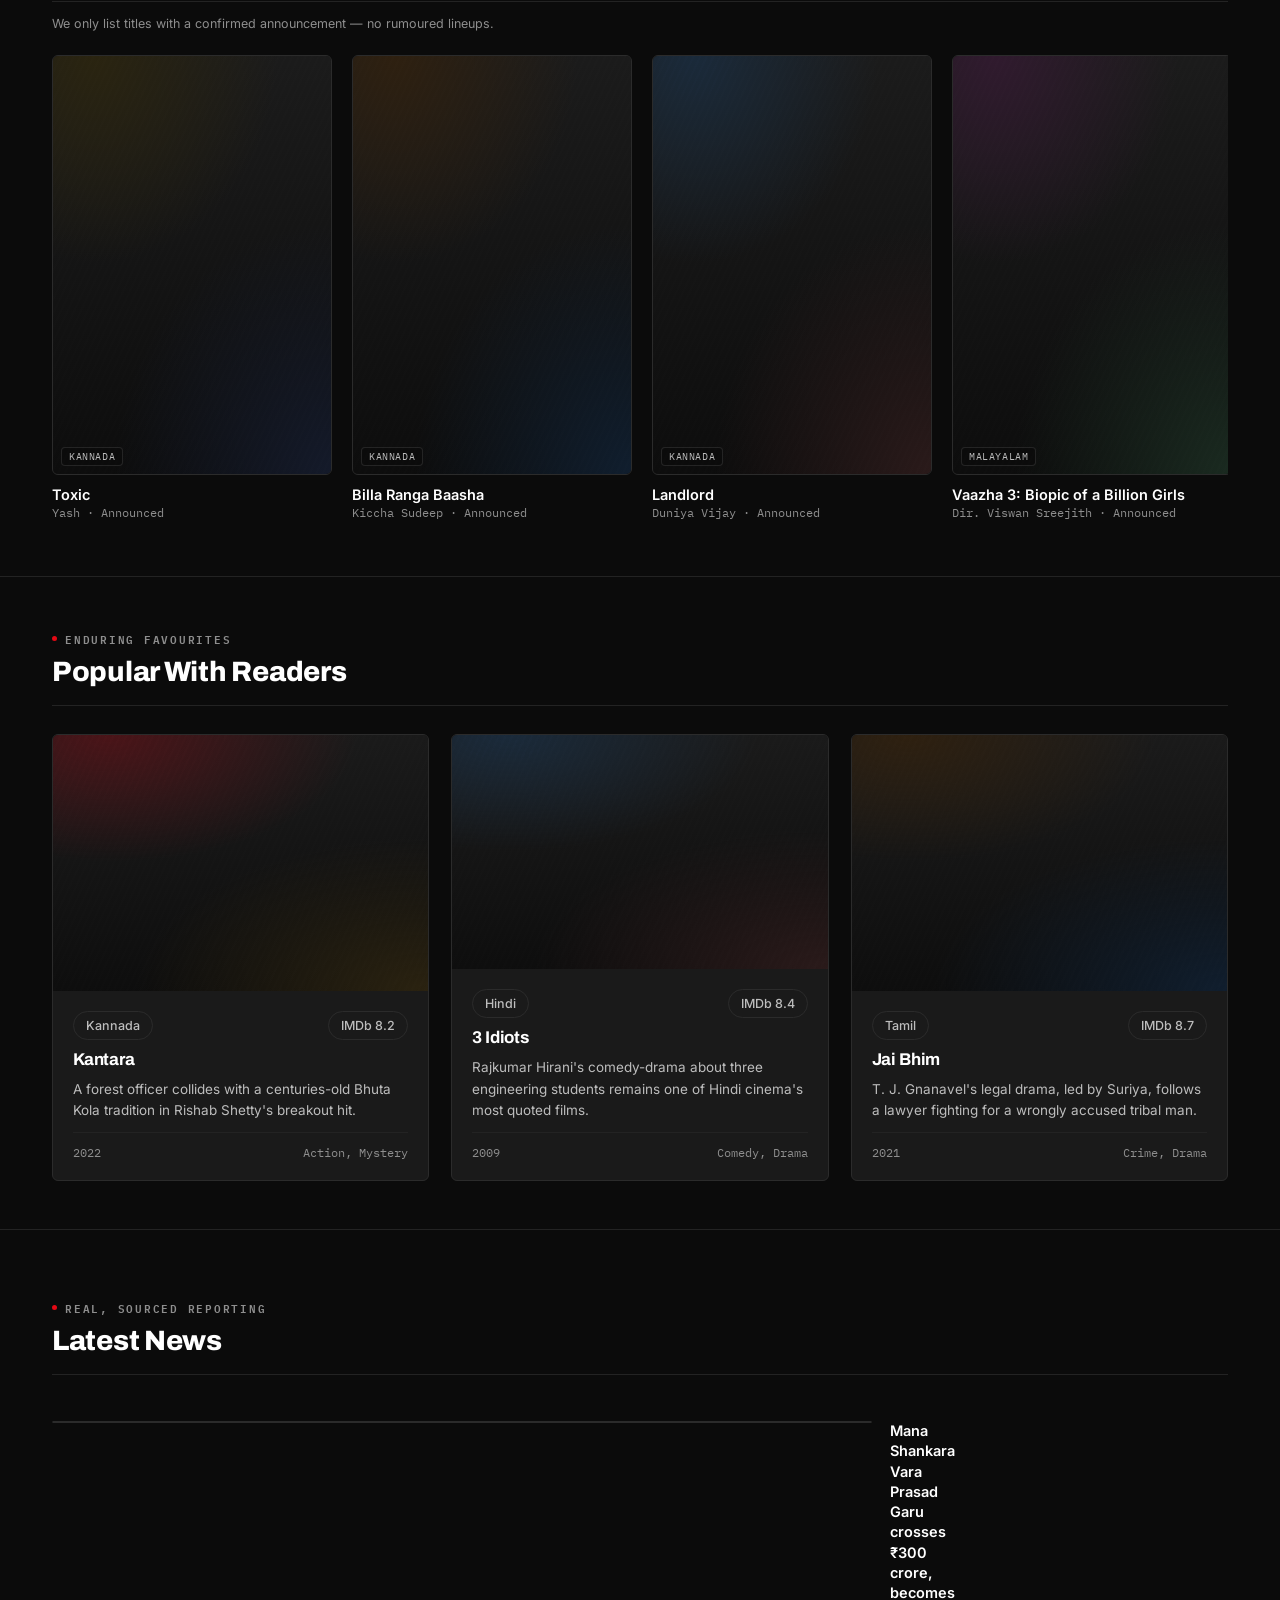
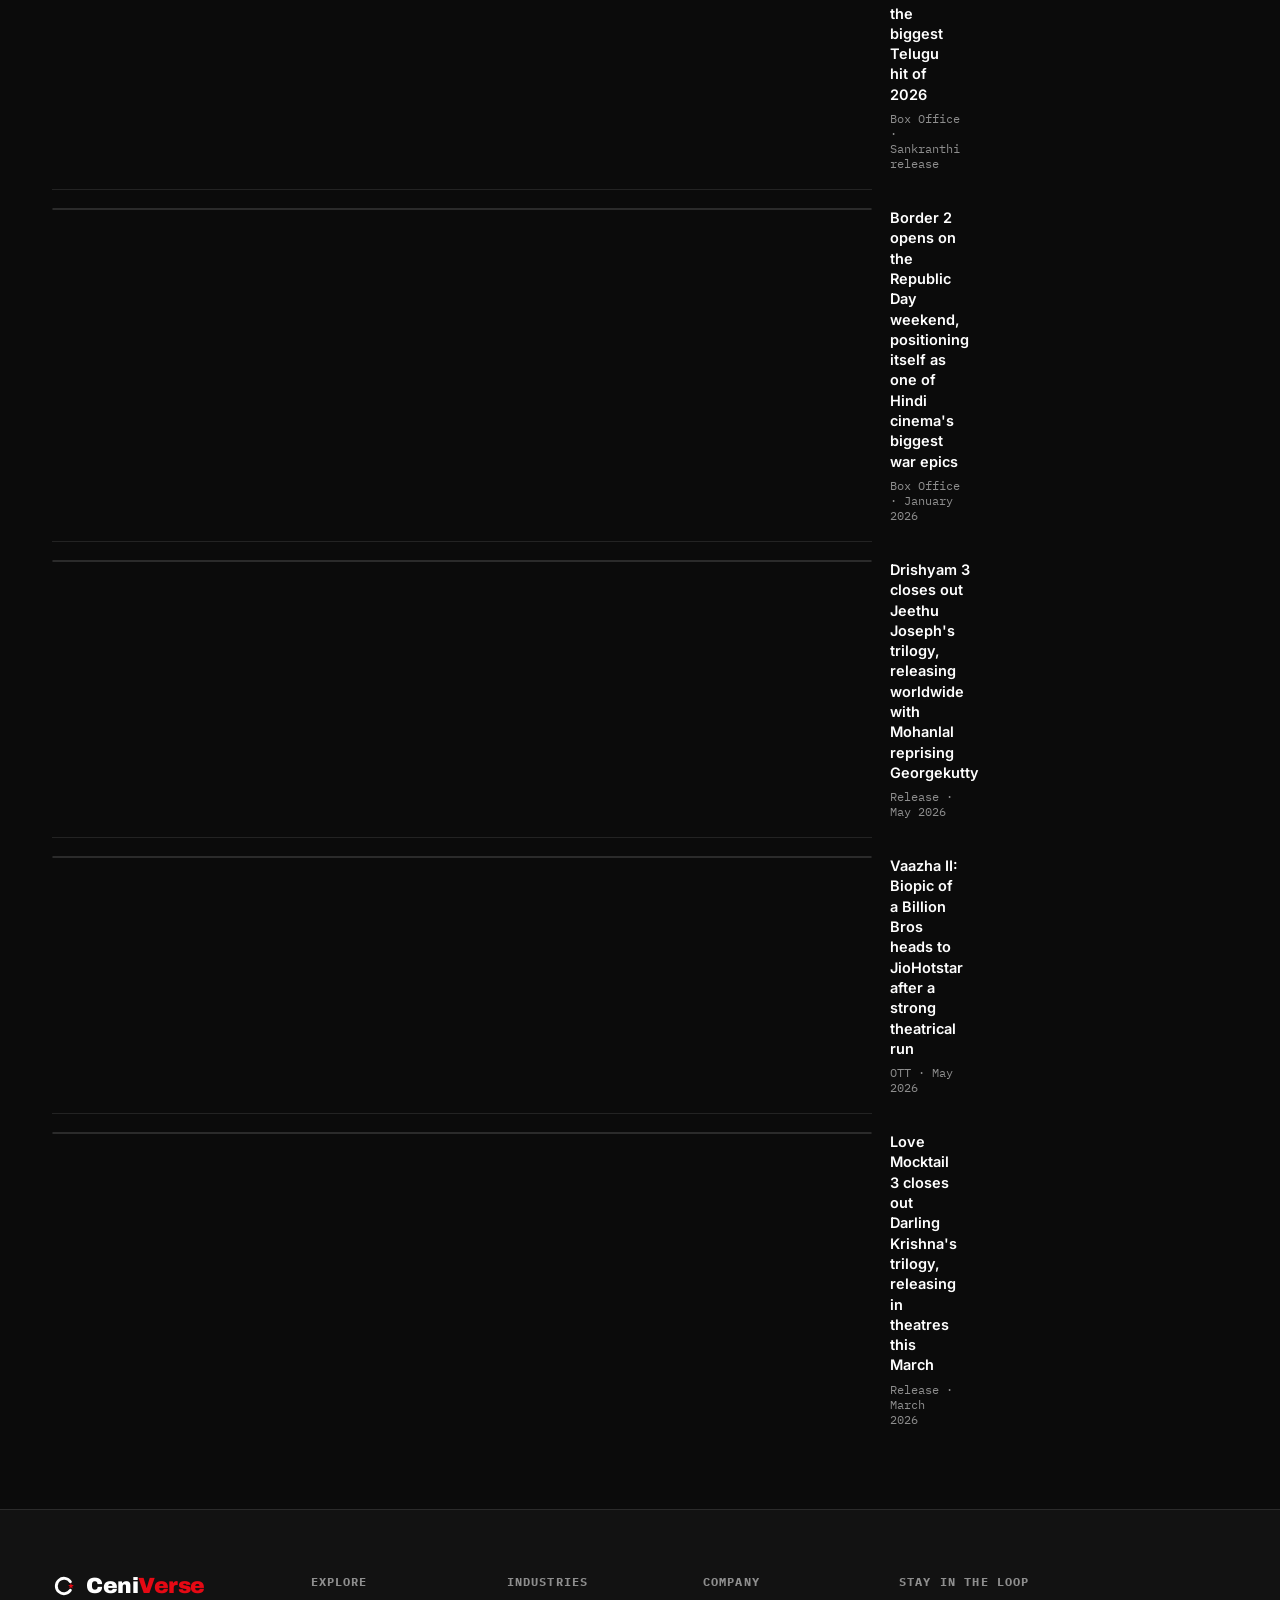
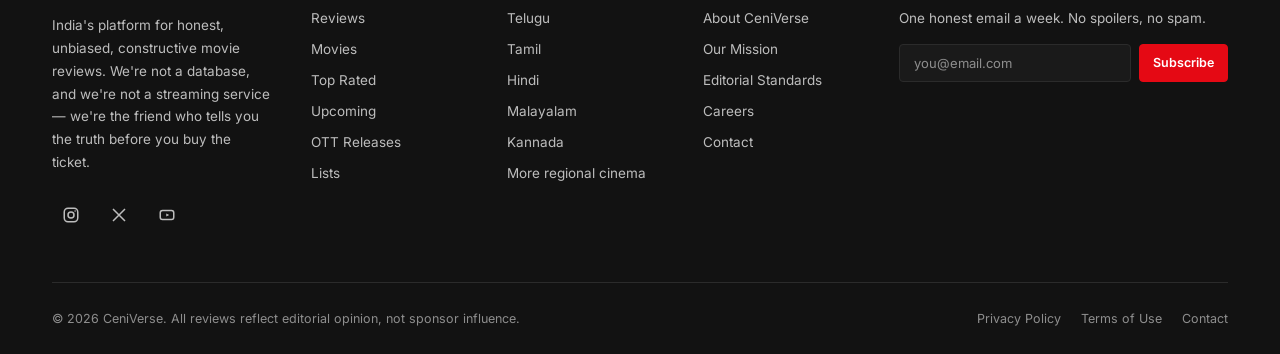
<file: index (7).html>
<!DOCTYPE html>
<html lang="en">
<head>
<meta charset="UTF-8">
<meta name="viewport" content="width=device-width, initial-scale=1.0">
<title>CeniVerse — Where Indian Cinema Meets Honest Reviews</title>
<meta name="description" content="CeniVerse is India's platform for honest, unbiased, constructive movie reviews across Telugu, Tamil, Hindi, Malayalam, Kannada and every regional cinema.">
<link rel="icon" type="image/svg+xml" href="favicon.svg">
<link rel="stylesheet" href="style.css">
</head>
<body>

<!-- ============================= HEADER ============================= -->
<header class="site-header">
  <div class="container">
    <a href="index.html" class="logo">
      <svg class="logo-mark" viewBox="0 0 100 100" xmlns="http://www.w3.org/2000/svg" aria-hidden="true">
        <path d="M 76.53 67.89 A 32 32 0 1 1 76.53 32.11" fill="none" stroke="#FFFFFF" stroke-width="12" stroke-linecap="round"/>
        <path d="M 79.0 37.5 L 82.0 45.87 L 90.89 46.14 L 83.85 51.58 L 86.35 60.11 L 79.0 55.1 L 71.65 60.11 L 74.15 51.58 L 67.11 46.14 L 76.0 45.87 Z" fill="#E50914"/>
      </svg>
      <span class="logo-text">Ceni<span class="logo-accent">Verse</span></span>
    </a>

    <nav class="main-nav" aria-label="Primary">
      <a href="index.html" class="active">Home</a>
      <a href="#reviews">Reviews</a>
      <a href="movie.html?id=kaalayanam">Movies</a>
      <a href="#top-rated">Top Rated</a>
      <a href="#upcoming">Upcoming</a>
      <a href="#ott">OTT Releases</a>
      <a href="#news">News</a>
      <a href="#lists">Lists</a>
      <a href="#about">About</a>
    </nav>

    <div class="header-actions">
      <button class="icon-btn" id="searchTrigger" aria-label="Search">
        <svg viewBox="0 0 24 24" stroke-width="2" stroke-linecap="round"><circle cx="11" cy="11" r="7"/><path d="m21 21-4.3-4.3"/></svg>
      </button>
      <a href="#" class="btn btn-ghost btn-sm">Log in</a>
      <a href="#" class="avatar-btn">RS</a>
      <button class="icon-btn mobile-toggle" id="mobileToggle" aria-label="Menu">
        <svg viewBox="0 0 24 24" stroke-width="2" stroke-linecap="round"><path d="M4 6h16M4 12h16M4 18h16"/></svg>
      </button>
    </div>
  </div>
</header>

<!-- Mobile nav drawer -->
<nav id="mobileNav" aria-label="Mobile">
  <a href="index.html">Home</a>
  <a href="#reviews">Reviews</a>
  <a href="movie.html?id=kaalayanam">Movies</a>
  <a href="#top-rated">Top Rated</a>
  <a href="#upcoming">Upcoming</a>
  <a href="#ott">OTT Releases</a>
  <a href="#news">News</a>
  <a href="#lists">Lists</a>
  <a href="#about">About</a>
</nav>

<!-- Search overlay -->
<div id="searchOverlay">
  <div style="width:100%;max-width:620px;padding:0 24px;margin:12vh auto 0;">
    <div style="display:flex;align-items:center;justify-content:space-between;margin-bottom:14px;">
      <span class="eyebrow"><span class="dot"></span>Search CeniVerse</span>
      <button id="searchClose" class="icon-btn" aria-label="Close search">
        <svg viewBox="0 0 24 24" stroke-width="2" stroke-linecap="round"><path d="M6 6l12 12M18 6 6 18"/></svg>
      </button>
    </div>
    <div style="position:relative;">
      <input type="text" id="searchInput" autocomplete="off" placeholder="Search movies, actors, directors, languages, years…" style="width:100%;background:var(--card);border:1px solid var(--border);border-radius:8px;padding:16px 18px;color:#fff;font-size:16px;font-family:var(--font-body);">
      <div id="searchSuggestions" class="search-suggestions" hidden></div>
    </div>
    <div style="margin-top:18px;display:flex;gap:8px;flex-wrap:wrap;">
      <span style="font-size:12px;color:var(--text-muted);font-family:var(--font-mono);padding-top:6px;">Try —</span>
      <span class="pill">Baahubali</span>
      <span class="pill">RRR</span>
      <span class="pill">Mohanlal</span>
      <span class="pill">Kantara</span>
    </div>
  </div>
</div>

<!-- ============================= HERO CAROUSEL ============================= -->
<section class="hero-carousel" id="heroCarousel" aria-roledescription="carousel" aria-label="Featured movies">

  <div class="hc-slide active" data-index="0">
    <div class="hc-backdrop ph-backdrop" data-tone="1"></div>
    <div class="hc-scrim"></div>
    <div class="container">
      <div class="hc-content">
        <div class="hero-inner">
          <div class="hero-poster-wrap">
            <div class="hero-poster ph-poster" data-tone="1">
              <div class="ph-mark"><div class="ph-glyph">M</div><div class="ph-title">Mana Shankara Vara Prasad Garu</div><div class="ph-industry">Telugu · 2026</div></div>
            </div>
            <div class="verdict-stub">
              <div class="vs-label">Worldwide Box Office</div>
              <div class="vs-verdict yes" style="font-size:15px;">₹300–400 crore</div>
              <div class="vs-dash"></div>
              <div class="vs-score">CeniVerse hasn't reviewed this yet</div>
            </div>
          </div>
          <div>
            <div class="hero-meta-top"><span class="eyebrow"><span class="dot"></span>Real 2026 Release</span><span class="pill">In Theatres</span></div>
            <h1 class="hero-title">Mana Shankara Vara Prasad Garu</h1>
            <p class="hc-desc">A Sankranthi-season Telugu family entertainer starring Chiranjeevi, Nayanthara and Venkatesh, directed by Anil Ravipudi. It became the highest-grossing Telugu film of 2026.</p>
            <div class="hero-facts"><span class="pill">Drama</span><span class="pill">Family</span><span class="pill">Telugu</span><span class="pill">12 Jan 2026</span><span class="pill">In Theatres</span></div>
            <div class="hero-cta-row">
              <a href="movie.html?id=mana-shankara-vara-prasad-garu" class="btn btn-accent">View Details</a>
              <a href="https://www.youtube.com/results?search_query=Mana+Shankara+Vara+Prasad+Garu+official+trailer" target="_blank" rel="noopener" class="btn"><svg width="14" height="14" viewBox="0 0 24 24" fill="currentColor"><path d="M8 5v14l11-7z"/></svg>Watch Trailer</a>
              <button class="btn btn-ghost" data-toggle="save"><svg width="14" height="14" viewBox="0 0 24 24" stroke="currentColor" stroke-width="2" fill="none"><path d="M6 3h12a1 1 0 0 1 1 1v16l-7-4-7 4V4a1 1 0 0 1 1-1z"/></svg><span class="save-label">Watchlist</span></button>
            </div>
          </div>
        </div>
      </div>
    </div>
  </div>
  <div class="hc-slide" data-index="1">
    <div class="hc-backdrop ph-backdrop" data-tone="2"></div>
    <div class="hc-scrim"></div>
    <div class="container">
      <div class="hc-content">
        <div class="hero-inner">
          <div class="hero-poster-wrap">
            <div class="hero-poster ph-poster" data-tone="2">
              <div class="ph-mark"><div class="ph-glyph">T</div><div class="ph-title">The Raja Saab</div><div class="ph-industry">Telugu · 2026</div></div>
            </div>
            <div class="verdict-stub">
              <div class="vs-label">Worldwide Box Office</div>
              <div class="vs-verdict yes" style="font-size:15px;">₹208.38 crore</div>
              <div class="vs-dash"></div>
              <div class="vs-score">CeniVerse hasn't reviewed this yet</div>
            </div>
          </div>
          <div>
            <div class="hero-meta-top"><span class="eyebrow"><span class="dot"></span>Real 2026 Release</span><span class="pill">In Theatres</span></div>
            <h1 class="hero-title">The Raja Saab</h1>
            <p class="hc-desc">A horror-comedy starring Prabhas in one of his first genre departures, released in a high-profile Sankranthi theatrical clash.</p>
            <div class="hero-facts"><span class="pill">Horror</span><span class="pill">Comedy</span><span class="pill">Telugu</span><span class="pill">9 Jan 2026</span><span class="pill">In Theatres</span></div>
            <div class="hero-cta-row">
              <a href="movie.html?id=the-raja-saab" class="btn btn-accent">View Details</a>
              <a href="https://www.youtube.com/results?search_query=The+Raja+Saab+official+trailer" target="_blank" rel="noopener" class="btn"><svg width="14" height="14" viewBox="0 0 24 24" fill="currentColor"><path d="M8 5v14l11-7z"/></svg>Watch Trailer</a>
              <button class="btn btn-ghost" data-toggle="save"><svg width="14" height="14" viewBox="0 0 24 24" stroke="currentColor" stroke-width="2" fill="none"><path d="M6 3h12a1 1 0 0 1 1 1v16l-7-4-7 4V4a1 1 0 0 1 1-1z"/></svg><span class="save-label">Watchlist</span></button>
            </div>
          </div>
        </div>
      </div>
    </div>
  </div>
  <div class="hc-slide" data-index="2">
    <div class="hc-backdrop ph-backdrop" data-tone="3"></div>
    <div class="hc-scrim"></div>
    <div class="container">
      <div class="hc-content">
        <div class="hero-inner">
          <div class="hero-poster-wrap">
            <div class="hero-poster ph-poster" data-tone="3">
              <div class="ph-mark"><div class="ph-glyph">U</div><div class="ph-title">Ustaad Bhagat Singh</div><div class="ph-industry">Telugu · 2026</div></div>
            </div>
            <div class="verdict-stub">
              <div class="vs-label">Worldwide Box Office</div>
              <div class="vs-verdict yes" style="font-size:15px;">₹97 crore</div>
              <div class="vs-dash"></div>
              <div class="vs-score">CeniVerse hasn't reviewed this yet</div>
            </div>
          </div>
          <div>
            <div class="hero-meta-top"><span class="eyebrow"><span class="dot"></span>Real 2026 Release</span><span class="pill">In Theatres</span></div>
            <h1 class="hero-title">Ustaad Bhagat Singh</h1>
            <p class="hc-desc">A Telugu mass-action entertainer starring Pawan Kalyan, directed by Harish Shankar, released during the Ugadi theatrical window.</p>
            <div class="hero-facts"><span class="pill">Action</span><span class="pill">Drama</span><span class="pill">Telugu</span><span class="pill">19 Mar 2026</span><span class="pill">In Theatres</span></div>
            <div class="hero-cta-row">
              <a href="movie.html?id=ustaad-bhagat-singh" class="btn btn-accent">View Details</a>
              <a href="https://www.youtube.com/results?search_query=Ustaad+Bhagat+Singh+official+trailer" target="_blank" rel="noopener" class="btn"><svg width="14" height="14" viewBox="0 0 24 24" fill="currentColor"><path d="M8 5v14l11-7z"/></svg>Watch Trailer</a>
              <button class="btn btn-ghost" data-toggle="save"><svg width="14" height="14" viewBox="0 0 24 24" stroke="currentColor" stroke-width="2" fill="none"><path d="M6 3h12a1 1 0 0 1 1 1v16l-7-4-7 4V4a1 1 0 0 1 1-1z"/></svg><span class="save-label">Watchlist</span></button>
            </div>
          </div>
        </div>
      </div>
    </div>
  </div>
  <div class="hc-slide" data-index="3">
    <div class="hc-backdrop ph-backdrop" data-tone="4"></div>
    <div class="hc-scrim"></div>
    <div class="container">
      <div class="hc-content">
        <div class="hero-inner">
          <div class="hero-poster-wrap">
            <div class="hero-poster ph-poster" data-tone="4">
              <div class="ph-mark"><div class="ph-glyph">K</div><div class="ph-title">Karuppu</div><div class="ph-industry">Tamil · 2026</div></div>
            </div>
            <div class="verdict-stub">
              <div class="vs-label">Worldwide Box Office</div>
              <div class="vs-verdict yes" style="font-size:15px;">est. ₹300 crore</div>
              <div class="vs-dash"></div>
              <div class="vs-score">Budget — est. ₹130–140 crore</div>
            </div>
          </div>
          <div>
            <div class="hero-meta-top"><span class="eyebrow"><span class="dot"></span>Real 2026 Release</span><span class="pill">In Theatres</span></div>
            <h1 class="hero-title">Karuppu</h1>
            <p class="hc-desc">In a world where justice falters, guardian deity Vettai Karuppu takes the guise of a lawyer to battle a corrupt legal system preying on the powerless.</p>
            <div class="hero-facts"><span class="pill">Fantasy</span><span class="pill">Action</span><span class="pill"><strong>152 min</strong></span><span class="pill">Tamil</span><span class="pill">15 May 2026</span><span class="pill">In Theatres</span></div>
            <div class="hero-cta-row">
              <a href="movie.html?id=karuppu" class="btn btn-accent">View Details</a>
              <a href="https://www.youtube.com/results?search_query=Karuppu+official+trailer" target="_blank" rel="noopener" class="btn"><svg width="14" height="14" viewBox="0 0 24 24" fill="currentColor"><path d="M8 5v14l11-7z"/></svg>Watch Trailer</a>
              <button class="btn btn-ghost" data-toggle="save"><svg width="14" height="14" viewBox="0 0 24 24" stroke="currentColor" stroke-width="2" fill="none"><path d="M6 3h12a1 1 0 0 1 1 1v16l-7-4-7 4V4a1 1 0 0 1 1-1z"/></svg><span class="save-label">Watchlist</span></button>
            </div>
          </div>
        </div>
      </div>
    </div>
  </div>
  <div class="hc-slide" data-index="4">
    <div class="hc-backdrop ph-backdrop" data-tone="5"></div>
    <div class="hc-scrim"></div>
    <div class="container">
      <div class="hc-content">
        <div class="hero-inner">
          <div class="hero-poster-wrap">
            <div class="hero-poster ph-poster" data-tone="5">
              <div class="ph-mark"><div class="ph-glyph">D</div><div class="ph-title">Dhurandhar: The Revenge</div><div class="ph-industry">Hindi · 2026</div></div>
            </div>
            <div class="verdict-stub">
              <div class="vs-label">Worldwide Box Office</div>
              <div class="vs-verdict yes" style="font-size:15px;">₹1,851.26 crore</div>
              <div class="vs-dash"></div>
              <div class="vs-score">Budget — ₹250–255 crore (combined with Part 1)</div>
            </div>
          </div>
          <div>
            <div class="hero-meta-top"><span class="eyebrow"><span class="dot"></span>Real 2026 Release</span><span class="pill">In Theatres</span></div>
            <h1 class="hero-title">Dhurandhar: The Revenge</h1>
            <p class="hc-desc">Hamza Ali Mazari, whose real identity is Jaskirat Singh Rangi, continues his undercover intelligence operation within Pakistan's criminal and political underworld. The second half of a two-part spy thriller.</p>
            <div class="hero-facts"><span class="pill">Action</span><span class="pill">Crime</span><span class="pill">Thriller</span><span class="pill"><strong>229 min</strong></span><span class="pill">Hindi</span><span class="pill">19 Mar 2026</span><span class="pill">A</span><span class="pill">In Theatres</span></div>
            <div class="hero-cta-row">
              <a href="movie.html?id=dhurandhar-the-revenge" class="btn btn-accent">View Details</a>
              <a href="https://www.youtube.com/results?search_query=Dhurandhar:+The+Revenge+official+trailer" target="_blank" rel="noopener" class="btn"><svg width="14" height="14" viewBox="0 0 24 24" fill="currentColor"><path d="M8 5v14l11-7z"/></svg>Watch Trailer</a>
              <button class="btn btn-ghost" data-toggle="save"><svg width="14" height="14" viewBox="0 0 24 24" stroke="currentColor" stroke-width="2" fill="none"><path d="M6 3h12a1 1 0 0 1 1 1v16l-7-4-7 4V4a1 1 0 0 1 1-1z"/></svg><span class="save-label">Watchlist</span></button>
            </div>
          </div>
        </div>
      </div>
    </div>
  </div>
  <div class="hc-slide" data-index="5">
    <div class="hc-backdrop ph-backdrop" data-tone="6"></div>
    <div class="hc-scrim"></div>
    <div class="container">
      <div class="hc-content">
        <div class="hero-inner">
          <div class="hero-poster-wrap">
            <div class="hero-poster ph-poster" data-tone="6">
              <div class="ph-mark"><div class="ph-glyph">D</div><div class="ph-title">Drishyam 3</div><div class="ph-industry">Malayalam · 2026</div></div>
            </div>
            <div class="verdict-stub">
              <div class="vs-label">Worldwide Box Office</div>
              <div class="vs-verdict yes" style="font-size:15px;">₹241 crore</div>
              <div class="vs-dash"></div>
              <div class="vs-score">CeniVerse hasn't reviewed this yet</div>
            </div>
          </div>
          <div>
            <div class="hero-meta-top"><span class="eyebrow"><span class="dot"></span>Real 2026 Release</span><span class="pill">In Theatres</span></div>
            <h1 class="hero-title">Drishyam 3</h1>
            <p class="hc-desc">The concluding chapter of the Drishyam trilogy, bringing Georgekutty's cat-and-mouse story with the law to a close.</p>
            <div class="hero-facts"><span class="pill">Crime</span><span class="pill">Drama</span><span class="pill">Thriller</span><span class="pill"><strong>160 min</strong></span><span class="pill">Malayalam</span><span class="pill">21 May 2026</span><span class="pill">In Theatres</span></div>
            <div class="hero-cta-row">
              <a href="movie.html?id=drishyam-3" class="btn btn-accent">View Details</a>
              <a href="https://www.youtube.com/results?search_query=Drishyam+3+official+trailer" target="_blank" rel="noopener" class="btn"><svg width="14" height="14" viewBox="0 0 24 24" fill="currentColor"><path d="M8 5v14l11-7z"/></svg>Watch Trailer</a>
              <button class="btn btn-ghost" data-toggle="save"><svg width="14" height="14" viewBox="0 0 24 24" stroke="currentColor" stroke-width="2" fill="none"><path d="M6 3h12a1 1 0 0 1 1 1v16l-7-4-7 4V4a1 1 0 0 1 1-1z"/></svg><span class="save-label">Watchlist</span></button>
            </div>
          </div>
        </div>
      </div>
    </div>
  </div>
  <div class="hc-slide" data-index="6">
    <div class="hc-backdrop ph-backdrop" data-tone="7"></div>
    <div class="hc-scrim"></div>
    <div class="container">
      <div class="hc-content">
        <div class="hero-inner">
          <div class="hero-poster-wrap">
            <div class="hero-poster ph-poster" data-tone="7">
              <div class="ph-mark"><div class="ph-glyph">L</div><div class="ph-title">Love Mocktail 3</div><div class="ph-industry">Kannada · 2026</div></div>
            </div>
            <div class="verdict-stub">
              <div class="vs-label">Status</div>
              <div class="vs-verdict yes" style="font-size:15px;">In Theatres</div>
              <div class="vs-dash"></div>
              <div class="vs-score">CeniVerse hasn't reviewed this yet</div>
            </div>
          </div>
          <div>
            <div class="hero-meta-top"><span class="eyebrow"><span class="dot"></span>Real 2026 Release</span><span class="pill">In Theatres</span></div>
            <h1 class="hero-title">Love Mocktail 3</h1>
            <p class="hc-desc">Adi's life takes an unexpected turn after he and his family adopt Nidhi — but their newfound contentment is soon jeopardised by a series of disturbing events. The third and final chapter of the Love Mocktail trilogy.</p>
            <div class="hero-facts"><span class="pill">Drama</span><span class="pill">Romance</span><span class="pill"><strong>134 min</strong></span><span class="pill">Kannada</span><span class="pill">19 Mar 2026</span><span class="pill">U/A</span><span class="pill">In Theatres</span></div>
            <div class="hero-cta-row">
              <a href="movie.html?id=love-mocktail-3" class="btn btn-accent">View Details</a>
              <a href="https://www.youtube.com/results?search_query=Love+Mocktail+3+official+trailer" target="_blank" rel="noopener" class="btn"><svg width="14" height="14" viewBox="0 0 24 24" fill="currentColor"><path d="M8 5v14l11-7z"/></svg>Watch Trailer</a>
              <button class="btn btn-ghost" data-toggle="save"><svg width="14" height="14" viewBox="0 0 24 24" stroke="currentColor" stroke-width="2" fill="none"><path d="M6 3h12a1 1 0 0 1 1 1v16l-7-4-7 4V4a1 1 0 0 1 1-1z"/></svg><span class="save-label">Watchlist</span></button>
            </div>
          </div>
        </div>
      </div>
    </div>
  </div>
  <div class="hc-slide" data-index="7">
    <div class="hc-backdrop ph-backdrop" data-tone="8"></div>
    <div class="hc-scrim"></div>
    <div class="container">
      <div class="hc-content">
        <div class="hero-inner">
          <div class="hero-poster-wrap">
            <div class="hero-poster ph-poster" data-tone="8">
              <div class="ph-mark"><div class="ph-glyph">B</div><div class="ph-title">Border 2</div><div class="ph-industry">Hindi · 2026</div></div>
            </div>
            <div class="verdict-stub">
              <div class="vs-label">Worldwide Box Office</div>
              <div class="vs-verdict yes" style="font-size:15px;">₹464.5 crore</div>
              <div class="vs-dash"></div>
              <div class="vs-score">Budget — ₹275 crore</div>
            </div>
          </div>
          <div>
            <div class="hero-meta-top"><span class="eyebrow"><span class="dot"></span>Real 2026 Release</span><span class="pill">In Theatres</span></div>
            <h1 class="hero-title">Border 2</h1>
            <p class="hc-desc">A standalone spiritual successor to J. P. Dutta's 1997 war classic Border, following young Indian soldiers during the 1971 Indo-Pakistani war. Released over the Republic Day weekend.</p>
            <div class="hero-facts"><span class="pill">War</span><span class="pill">Action</span><span class="pill">Drama</span><span class="pill"><strong>201 min</strong></span><span class="pill">Hindi</span><span class="pill">23 Jan 2026</span><span class="pill">U/A</span><span class="pill">In Theatres</span></div>
            <div class="hero-cta-row">
              <a href="movie.html?id=border-2" class="btn btn-accent">View Details</a>
              <a href="https://www.youtube.com/results?search_query=Border+2+official+trailer" target="_blank" rel="noopener" class="btn"><svg width="14" height="14" viewBox="0 0 24 24" fill="currentColor"><path d="M8 5v14l11-7z"/></svg>Watch Trailer</a>
              <button class="btn btn-ghost" data-toggle="save"><svg width="14" height="14" viewBox="0 0 24 24" stroke="currentColor" stroke-width="2" fill="none"><path d="M6 3h12a1 1 0 0 1 1 1v16l-7-4-7 4V4a1 1 0 0 1 1-1z"/></svg><span class="save-label">Watchlist</span></button>
            </div>
          </div>
        </div>
      </div>
    </div>
  </div>
  <div class="hc-slide" data-index="8">
    <div class="hc-backdrop ph-backdrop" data-tone="1"></div>
    <div class="hc-scrim"></div>
    <div class="container">
      <div class="hc-content">
        <div class="hero-inner">
          <div class="hero-poster-wrap">
            <div class="hero-poster ph-poster" data-tone="1">
              <div class="ph-mark"><div class="ph-glyph">P</div><div class="ph-title">Parasakthi</div><div class="ph-industry">Tamil · 2026</div></div>
            </div>
            <div class="verdict-stub">
              <div class="vs-label">Worldwide Box Office</div>
              <div class="vs-verdict yes" style="font-size:15px;">est. ₹84–100 crore</div>
              <div class="vs-dash"></div>
              <div class="vs-score">Budget — ₹150–250 crore</div>
            </div>
          </div>
          <div>
            <div class="hero-meta-top"><span class="eyebrow"><span class="dot"></span>Real 2026 Release</span><span class="pill">In Theatres</span></div>
            <h1 class="hero-title">Parasakthi</h1>
            <p class="hc-desc">Set in 1960s Tamil Nadu, two brothers are swept up in the Anti-Hindi Imposition agitations while facing a ruthless Intelligence Bureau officer.</p>
            <div class="hero-facts"><span class="pill">Action</span><span class="pill">Drama</span><span class="pill">History</span><span class="pill"><strong>162 min</strong></span><span class="pill">Tamil</span><span class="pill">10 Jan 2026</span><span class="pill">In Theatres</span></div>
            <div class="hero-cta-row">
              <a href="movie.html?id=parasakthi" class="btn btn-accent">View Details</a>
              <a href="https://www.youtube.com/results?search_query=Parasakthi+official+trailer" target="_blank" rel="noopener" class="btn"><svg width="14" height="14" viewBox="0 0 24 24" fill="currentColor"><path d="M8 5v14l11-7z"/></svg>Watch Trailer</a>
              <button class="btn btn-ghost" data-toggle="save"><svg width="14" height="14" viewBox="0 0 24 24" stroke="currentColor" stroke-width="2" fill="none"><path d="M6 3h12a1 1 0 0 1 1 1v16l-7-4-7 4V4a1 1 0 0 1 1-1z"/></svg><span class="save-label">Watchlist</span></button>
            </div>
          </div>
        </div>
      </div>
    </div>
  </div>

  <button class="hc-arrow hc-arrow-left" id="hcPrev" aria-label="Previous movie">
    <svg viewBox="0 0 24 24" stroke-width="2" stroke-linecap="round" stroke-linejoin="round"><path d="M15 18l-6-6 6-6"/></svg>
  </button>
  <button class="hc-arrow hc-arrow-right" id="hcNext" aria-label="Next movie">
    <svg viewBox="0 0 24 24" stroke-width="2" stroke-linecap="round" stroke-linejoin="round"><path d="M9 6l6 6-6 6"/></svg>
  </button>

  <div class="hc-dots" id="hcDots" role="tablist" aria-label="Select featured movie">
    <button class="hc-dot active" data-slide="0" aria-label="Mana Shankara Vara Prasad Garu" role="tab" aria-selected="true"></button>
    <button class="hc-dot" data-slide="1" aria-label="The Raja Saab" role="tab" aria-selected="false"></button>
    <button class="hc-dot" data-slide="2" aria-label="Ustaad Bhagat Singh" role="tab" aria-selected="false"></button>
    <button class="hc-dot" data-slide="3" aria-label="Karuppu" role="tab" aria-selected="false"></button>
    <button class="hc-dot" data-slide="4" aria-label="Dhurandhar: The Revenge" role="tab" aria-selected="false"></button>
    <button class="hc-dot" data-slide="5" aria-label="Drishyam 3" role="tab" aria-selected="false"></button>
    <button class="hc-dot" data-slide="6" aria-label="Love Mocktail 3" role="tab" aria-selected="false"></button>
    <button class="hc-dot" data-slide="7" aria-label="Border 2" role="tab" aria-selected="false"></button>
    <button class="hc-dot" data-slide="8" aria-label="Parasakthi" role="tab" aria-selected="false"></button>
  </div>
</section>

<!-- ============================= TRENDING NOW ============================= -->
<section class="block" id="reviews">
  <div class="container">
    <div class="section-head">
      <div>
        <span class="eyebrow"><span class="dot"></span>Right now</span>
        <h2>Trending Now</h2>
      </div>
    </div>
    <div class="rail">
      <a href="movie.html?id=dhurandhar-the-revenge" class="m-card">
        <div class="m-poster ph-poster" data-tone="5">
          <div class="m-lang">Hindi</div>
        </div>
        <div>
          <div class="m-title">Dhurandhar: The Revenge</div>
          <div class="m-sub">Thriller · 2026</div>
        </div>
      </a>
      <a href="movie.html?id=mana-shankara-vara-prasad-garu" class="m-card">
        <div class="m-poster ph-poster" data-tone="1">
          <div class="m-lang">Telugu</div>
        </div>
        <div>
          <div class="m-title">Mana Shankara Vara Prasad Garu</div>
          <div class="m-sub">Drama · 2026</div>
        </div>
      </a>
      <a href="movie.html?id=karuppu" class="m-card">
        <div class="m-poster ph-poster" data-tone="4">
          <div class="m-lang">Tamil</div>
        </div>
        <div>
          <div class="m-title">Karuppu</div>
          <div class="m-sub">Fantasy · 2026</div>
        </div>
      </a>
      <a href="movie.html?id=drishyam-3" class="m-card">
        <div class="m-poster ph-poster" data-tone="6">
          <div class="m-lang">Malayalam</div>
        </div>
        <div>
          <div class="m-title">Drishyam 3</div>
          <div class="m-sub">Crime · 2026</div>
        </div>
      </a>
      <a href="movie.html?id=border-2" class="m-card">
        <div class="m-poster ph-poster" data-tone="8">
          <div class="m-lang">Hindi</div>
        </div>
        <div>
          <div class="m-title">Border 2</div>
          <div class="m-sub">War · 2026</div>
        </div>
      </a>
      <a href="movie.html?id=love-mocktail-3" class="m-card">
        <div class="m-poster ph-poster" data-tone="7">
          <div class="m-lang">Kannada</div>
        </div>
        <div>
          <div class="m-title">Love Mocktail 3</div>
          <div class="m-sub">Romance · 2026</div>
        </div>
      </a>
    </div>
  </div>
</section>

<!-- ============================= NOW PLAYING ============================= -->
<section class="block">
  <div class="container">
    <div class="section-head">
      <div>
        <span class="eyebrow"><span class="dot"></span>In theatres this year</span>
        <h2>Now Playing</h2>
      </div>
    </div>
    <div class="grid-3">
      <a href="movie.html?id=drishyam-3" class="review-card" style="text-decoration:none;">
        <div class="rc-media ph-poster" data-tone="6" style="aspect-ratio:16/10;"></div>
        <div class="rc-body">
          <div class="rc-topline">
            <span class="pill">Malayalam</span>
            <span class="pill">In Theatres</span>
          </div>
          <h3>Drishyam 3</h3>
          <p class="rc-excerpt">The concluding chapter of the Drishyam trilogy, bringing Georgekutty's cat-and-mouse story with the law to a close.</p>
          <div class="rc-foot"><span>Real, verified data</span><span>₹241 crore worldwide</span></div>
        </div>
      </a>
      <a href="movie.html?id=mana-shankara-vara-prasad-garu" class="review-card" style="text-decoration:none;">
        <div class="rc-media ph-poster" data-tone="1" style="aspect-ratio:16/10;"></div>
        <div class="rc-body">
          <div class="rc-topline">
            <span class="pill">Telugu</span>
            <span class="pill">In Theatres</span>
          </div>
          <h3>Mana Shankara Vara Prasad Garu</h3>
          <p class="rc-excerpt">A Sankranthi-season family entertainer starring Chiranjeevi, Nayanthara and Venkatesh — the highest-grossing Telugu film of 2026.</p>
          <div class="rc-foot"><span>Real, verified data</span><span>₹300–400 crore worldwide</span></div>
        </div>
      </a>
      <a href="movie.html?id=dhurandhar-the-revenge" class="review-card" style="text-decoration:none;">
        <div class="rc-media ph-poster" data-tone="5" style="aspect-ratio:16/10;"></div>
        <div class="rc-body">
          <div class="rc-topline">
            <span class="pill">Hindi</span>
            <span class="pill">In Theatres</span>
          </div>
          <h3>Dhurandhar: The Revenge</h3>
          <p class="rc-excerpt">The second half of Aditya Dhar's two-part spy thriller, following an undercover agent inside Pakistan's criminal underworld.</p>
          <div class="rc-foot"><span>Real, verified data</span><span>₹1,851.26 crore worldwide</span></div>
        </div>
      </a>
    </div>
  </div>
</section>

<!-- ============================= RECENT RELEASES ============================= -->
<section class="block tight" id="upcoming">
  <div class="container">
    <div class="section-head">
      <div>
        <span class="eyebrow"><span class="dot"></span>2026 so far</span>
        <h2>Recent Releases</h2>
      </div>
    </div>
    <div class="rail">
      <div class="m-card">
        <div class="m-poster ph-poster" data-tone="2"><div class="m-lang">Telugu</div></div>
        <div><div class="m-title">The Raja Saab</div><div class="m-sub">9 Jan 2026</div></div>
      </div>
      <div class="m-card">
        <div class="m-poster ph-poster" data-tone="1"><div class="m-lang">Tamil</div></div>
        <div><div class="m-title">Parasakthi</div><div class="m-sub">10 Jan 2026</div></div>
      </div>
      <div class="m-card">
        <div class="m-poster ph-poster" data-tone="1"><div class="m-lang">Telugu</div></div>
        <div><div class="m-title">Mana Shankara Vara Prasad Garu</div><div class="m-sub">12 Jan 2026</div></div>
      </div>
      <div class="m-card">
        <div class="m-poster ph-poster" data-tone="8"><div class="m-lang">Hindi</div></div>
        <div><div class="m-title">Border 2</div><div class="m-sub">23 Jan 2026</div></div>
      </div>
      <div class="m-card">
        <div class="m-poster ph-poster" data-tone="3"><div class="m-lang">Telugu</div></div>
        <div><div class="m-title">Ustaad Bhagat Singh</div><div class="m-sub">19 Mar 2026</div></div>
      </div>
      <div class="m-card">
        <div class="m-poster ph-poster" data-tone="5"><div class="m-lang">Hindi</div></div>
        <div><div class="m-title">Dhurandhar: The Revenge</div><div class="m-sub">19 Mar 2026</div></div>
      </div>
      <div class="m-card">
        <div class="m-poster ph-poster" data-tone="7"><div class="m-lang">Kannada</div></div>
        <div><div class="m-title">Love Mocktail 3</div><div class="m-sub">19 Mar 2026</div></div>
      </div>
      <div class="m-card">
        <div class="m-poster ph-poster" data-tone="4"><div class="m-lang">Tamil</div></div>
        <div><div class="m-title">Karuppu</div><div class="m-sub">15 May 2026</div></div>
      </div>
      <div class="m-card">
        <div class="m-poster ph-poster" data-tone="6"><div class="m-lang">Malayalam</div></div>
        <div><div class="m-title">Drishyam 3</div><div class="m-sub">21 May 2026</div></div>
      </div>
    </div>
  </div>
</section>

<!-- ============================= STREAMING NOW ============================= -->
<section class="block tight" id="ott">
  <div class="container">
    <div class="section-head">
      <div>
        <span class="eyebrow"><span class="dot"></span>Watch from home</span>
        <h2>Streaming Now</h2>
      </div>
    </div>
    <div class="rail">
      <a href="movie.html?id=love-mocktail-3" class="m-card">
        <div class="m-poster ph-poster" data-tone="7"><div class="m-lang">Kannada</div></div>
        <div><div class="m-title">Love Mocktail 3</div><div class="m-sub">Streaming details TBA</div></div>
      </a>
      <a href="movie.html?id=rrr" class="m-card">
        <div class="m-poster ph-poster" data-tone="8"><div class="m-lang">Telugu</div></div>
        <div><div class="m-title">RRR</div><div class="m-sub">Netflix</div></div>
      </a>
      <a href="movie.html?id=kantara" class="m-card">
        <div class="m-poster ph-poster" data-tone="1"><div class="m-lang">Kannada</div></div>
        <div><div class="m-title">Kantara</div><div class="m-sub">Prime Video</div></div>
      </a>
      <a href="movie.html?id=kgf-chapter-2" class="m-card">
        <div class="m-poster ph-poster" data-tone="7"><div class="m-lang">Kannada</div></div>
        <div><div class="m-title">K.G.F: Chapter 2</div><div class="m-sub">Prime Video</div></div>
      </a>
      <a href="movie.html?id=drishyam" class="m-card">
        <div class="m-poster ph-poster" data-tone="3"><div class="m-lang">Malayalam</div></div>
        <div><div class="m-title">Drishyam</div><div class="m-sub">Prime Video</div></div>
      </a>
      <a href="movie.html?id=vikram" class="m-card">
        <div class="m-poster ph-poster" data-tone="2"><div class="m-lang">Tamil</div></div>
        <div><div class="m-title">Vikram</div><div class="m-sub">Disney+ Hotstar</div></div>
      </a>
    </div>
  </div>
</section>

<!-- ============================= TOP RATED — LANGUAGE TABS ============================= -->
<section class="block" id="top-rated">
  <div class="container">
    <div class="section-head">
      <div>
        <span class="eyebrow"><span class="dot"></span>Real, sourced ratings</span>
        <h2>Top Rated Movies</h2>
      </div>
    </div>
    <p style="font-size:12.5px;color:var(--text-muted);margin:-14px 0 24px;max-width:640px;">Classic titles show their real IMDb rating. 2026 releases haven't been scored by our editorial team yet, so we show verified box office instead of a fabricated number.</p>

    <div class="lang-tabs">
      <button class="lang-tab active" data-lang="telugu">Telugu</button>
      <button class="lang-tab" data-lang="tamil">Tamil</button>
      <button class="lang-tab" data-lang="malayalam">Malayalam</button>
      <button class="lang-tab" data-lang="hindi">Hindi</button>
      <button class="lang-tab" data-lang="kannada">Kannada</button>
    </div>

    <div class="lang-panel active" id="panel-telugu"><div class="rank-list">
        <div class="rank-row"><div class="rank-num">01</div><div class="rank-thumb ph-poster" data-tone="5"></div><div class="rank-info"><h4><a href="movie.html?id=baahubali-2-the-conclusion" style="color:inherit;text-decoration:none;">Baahubali 2: The Conclusion</a></h4><div class="rank-sub">2017 · Action, Drama</div></div><div class="rank-score">8.0<small>IMDb</small></div></div>
        <div class="rank-row"><div class="rank-num">02</div><div class="rank-thumb ph-poster" data-tone="8"></div><div class="rank-info"><h4><a href="movie.html?id=rrr" style="color:inherit;text-decoration:none;">RRR</a></h4><div class="rank-sub">2022 · Action, Drama, Period</div></div><div class="rank-score">7.9<small>IMDb</small></div></div>
        <div class="rank-row"><div class="rank-num">03</div><div class="rank-thumb ph-poster" data-tone="4"></div><div class="rank-info"><h4><a href="movie.html?id=baahubali-the-beginning" style="color:inherit;text-decoration:none;">Baahubali: The Beginning</a></h4><div class="rank-sub">2015 · Action, Drama</div></div><div class="rank-score">8.1<small>IMDb</small></div></div>
        <div class="rank-row"><div class="rank-num">04</div><div class="rank-thumb ph-poster" data-tone="1"></div><div class="rank-info"><h4><a href="movie.html?id=mana-shankara-vara-prasad-garu" style="color:inherit;text-decoration:none;">Mana Shankara Vara Prasad Garu</a></h4><div class="rank-sub">2026 · Drama, Family</div></div><div class="rank-score">₹300–400cr<small>Box Office</small></div></div>
    </div></div>

    <div class="lang-panel" id="panel-tamil"><div class="rank-list">
        <div class="rank-row"><div class="rank-num">01</div><div class="rank-thumb ph-poster" data-tone="7"></div><div class="rank-info"><h4><a href="movie.html?id=nayakan" style="color:inherit;text-decoration:none;">Nayakan</a></h4><div class="rank-sub">1987 · Crime, Drama</div></div><div class="rank-score">8.6<small>IMDb</small></div></div>
        <div class="rank-row"><div class="rank-num">02</div><div class="rank-thumb ph-poster" data-tone="2"></div><div class="rank-info"><h4><a href="movie.html?id=vikram" style="color:inherit;text-decoration:none;">Vikram</a></h4><div class="rank-sub">2022 · Action, Crime, Thriller</div></div><div class="rank-score">8.3<small>IMDb</small></div></div>
        <div class="rank-row"><div class="rank-num">03</div><div class="rank-thumb ph-poster" data-tone="6"></div><div class="rank-info"><h4><a href="movie.html?id=jai-bhim" style="color:inherit;text-decoration:none;">Jai Bhim</a></h4><div class="rank-sub">2021 · Crime, Drama</div></div><div class="rank-score">8.7<small>IMDb</small></div></div>
        <div class="rank-row"><div class="rank-num">04</div><div class="rank-thumb ph-poster" data-tone="3"></div><div class="rank-info"><h4><a href="movie.html?id=super-deluxe" style="color:inherit;text-decoration:none;">Super Deluxe</a></h4><div class="rank-sub">2019 · Drama</div></div><div class="rank-score">8.4<small>IMDb</small></div></div>
        <div class="rank-row"><div class="rank-num">05</div><div class="rank-thumb ph-poster" data-tone="4"></div><div class="rank-info"><h4><a href="movie.html?id=karuppu" style="color:inherit;text-decoration:none;">Karuppu</a></h4><div class="rank-sub">2026 · Fantasy, Action</div></div><div class="rank-score">est. ₹300cr<small>Box Office</small></div></div>
    </div></div>

    <div class="lang-panel" id="panel-malayalam"><div class="rank-list">
        <div class="rank-row"><div class="rank-num">01</div><div class="rank-thumb ph-poster" data-tone="3"></div><div class="rank-info"><h4><a href="movie.html?id=drishyam" style="color:inherit;text-decoration:none;">Drishyam</a></h4><div class="rank-sub">2013 · Crime, Drama, Thriller</div></div><div class="rank-score">8.3<small>IMDb</small></div></div>
        <div class="rank-row"><div class="rank-num">02</div><div class="rank-thumb ph-poster" data-tone="4"></div><div class="rank-info"><h4><a href="movie.html?id=kumbalangi-nights" style="color:inherit;text-decoration:none;">Kumbalangi Nights</a></h4><div class="rank-sub">2019 · Drama</div></div><div class="rank-score">8.3<small>IMDb</small></div></div>
        <div class="rank-row"><div class="rank-num">03</div><div class="rank-thumb ph-poster" data-tone="6"></div><div class="rank-info"><h4><a href="movie.html?id=drishyam-3" style="color:inherit;text-decoration:none;">Drishyam 3</a></h4><div class="rank-sub">2026 · Crime, Drama, Thriller</div></div><div class="rank-score">₹241cr<small>Box Office</small></div></div>
    </div></div>

    <div class="lang-panel" id="panel-hindi"><div class="rank-list">
        <div class="rank-row"><div class="rank-num">01</div><div class="rank-thumb ph-poster" data-tone="6"></div><div class="rank-info"><h4><a href="movie.html?id=sholay" style="color:inherit;text-decoration:none;">Sholay</a></h4><div class="rank-sub">1975 · Action, Adventure, Drama</div></div><div class="rank-score">8.1<small>IMDb</small></div></div>
        <div class="rank-row"><div class="rank-num">02</div><div class="rank-thumb ph-poster" data-tone="2"></div><div class="rank-info"><h4><a href="movie.html?id=3-idiots" style="color:inherit;text-decoration:none;">3 Idiots</a></h4><div class="rank-sub">2009 · Comedy, Drama</div></div><div class="rank-score">8.4<small>IMDb</small></div></div>
        <div class="rank-row"><div class="rank-num">03</div><div class="rank-thumb ph-poster" data-tone="6"></div><div class="rank-info"><h4><a href="movie.html?id=andhadhun" style="color:inherit;text-decoration:none;">Andhadhun</a></h4><div class="rank-sub">2018 · Crime, Thriller</div></div><div class="rank-score">8.2<small>IMDb</small></div></div>
        <div class="rank-row"><div class="rank-num">04</div><div class="rank-thumb ph-poster" data-tone="5"></div><div class="rank-info"><h4><a href="movie.html?id=mughal-e-azam" style="color:inherit;text-decoration:none;">Mughal-E-Azam</a></h4><div class="rank-sub">1960 · Historical, Drama, Romance</div></div><div class="rank-score">8.0<small>IMDb</small></div></div>
        <div class="rank-row"><div class="rank-num">05</div><div class="rank-thumb ph-poster" data-tone="5"></div><div class="rank-info"><h4><a href="movie.html?id=dhurandhar-the-revenge" style="color:inherit;text-decoration:none;">Dhurandhar: The Revenge</a></h4><div class="rank-sub">2026 · Action, Crime, Thriller</div></div><div class="rank-score">₹1,851cr<small>Box Office</small></div></div>
    </div></div>

    <div class="lang-panel" id="panel-kannada"><div class="rank-list">
        <div class="rank-row"><div class="rank-num">01</div><div class="rank-thumb ph-poster" data-tone="7"></div><div class="rank-info"><h4><a href="movie.html?id=kgf-chapter-2" style="color:inherit;text-decoration:none;">K.G.F: Chapter 2</a></h4><div class="rank-sub">2022 · Action, Crime</div></div><div class="rank-score">8.2<small>IMDb</small></div></div>
        <div class="rank-row"><div class="rank-num">02</div><div class="rank-thumb ph-poster" data-tone="1"></div><div class="rank-info"><h4><a href="movie.html?id=kantara" style="color:inherit;text-decoration:none;">Kantara</a></h4><div class="rank-sub">2022 · Action, Drama, Mystery</div></div><div class="rank-score">8.2<small>IMDb</small></div></div>
        <div class="rank-row"><div class="rank-num">03</div><div class="rank-thumb ph-poster" data-tone="8"></div><div class="rank-info"><h4><a href="movie.html?id=kgf-chapter-1" style="color:inherit;text-decoration:none;">K.G.F: Chapter 1</a></h4><div class="rank-sub">2018 · Action, Crime</div></div><div class="rank-score">8.2<small>IMDb</small></div></div>
        <div class="rank-row"><div class="rank-num">04</div><div class="rank-thumb ph-poster" data-tone="7"></div><div class="rank-info"><h4><a href="movie.html?id=love-mocktail-3" style="color:inherit;text-decoration:none;">Love Mocktail 3</a></h4><div class="rank-sub">2026 · Drama, Romance</div></div><div class="rank-score">U/A<small>Certification</small></div></div>
    </div></div>
  </div>
</section>

<!-- ============================= EDITOR'S PICKS ============================= -->
<section class="block tight">
  <div class="container">
    <div class="section-head">
      <div>
        <span class="eyebrow"><span class="dot"></span>Real accolades, not invented scores</span>
        <h2>Editor's Picks</h2>
      </div>
    </div>

    <div class="grid-2">
      <div class="editor-pick">
        <div class="ep-media ph-poster" data-tone="8"></div>
        <div class="ep-body">
          <span class="pill" style="width:fit-content;">Telugu · Action, Drama</span>
          <h3>RRR is the rare pan-India epic that also won an Oscar</h3>
          <p>S. S. Rajamouli's maximalist telling of two real Indian revolutionaries earned "Naatu Naatu" the Academy Award for Best Original Song in 2023 — the first Indian production to win in that category.</p>
          <a href="movie.html?id=rrr" class="btn btn-sm" style="width:fit-content;">View details</a>
        </div>
      </div>
      <div class="editor-pick">
        <div class="ep-media ph-poster" data-tone="2"></div>
        <div class="ep-body">
          <span class="pill" style="width:fit-content;">Bengali · Drama</span>
          <h3>Pather Panchali is where India's arthouse cinema begins</h3>
          <p>Satyajit Ray's directorial debut, the first film in the Apu Trilogy, won the Best Human Document award at Cannes in 1956 and remains one of the most studied films to ever come out of India.</p>
          <a href="movie.html?id=pather-panchali" class="btn btn-sm" style="width:fit-content;">View details</a>
        </div>
      </div>
    </div>
  </div>
</section>

<!-- ============================= MOST ANTICIPATED ============================= -->
<section class="block tight">
  <div class="container">
    <div class="section-head">
      <div>
        <span class="eyebrow"><span class="dot"></span>Confirmed, not guessed</span>
        <h2>Most Anticipated</h2>
      </div>
    </div>
    <p style="font-size:12.5px;color:var(--text-muted);margin:-14px 0 24px;max-width:640px;">We only list titles with a confirmed announcement — no rumoured lineups.</p>
    <div class="rail wide">
      <div class="m-card">
        <div class="m-poster ph-poster" data-tone="3"><div class="m-lang">Kannada</div></div>
        <div><div class="m-title">Toxic</div><div class="m-sub">Yash · Announced</div></div>
      </div>
      <div class="m-card">
        <div class="m-poster ph-poster" data-tone="6"><div class="m-lang">Kannada</div></div>
        <div><div class="m-title">Billa Ranga Baasha</div><div class="m-sub">Kiccha Sudeep · Announced</div></div>
      </div>
      <div class="m-card">
        <div class="m-poster ph-poster" data-tone="2"><div class="m-lang">Kannada</div></div>
        <div><div class="m-title">Landlord</div><div class="m-sub">Duniya Vijay · Announced</div></div>
      </div>
      <div class="m-card">
        <div class="m-poster ph-poster" data-tone="4"><div class="m-lang">Malayalam</div></div>
        <div><div class="m-title">Vaazha 3: Biopic of a Billion Girls</div><div class="m-sub">Dir. Viswan Sreejith · Announced</div></div>
      </div>
    </div>
  </div>
</section>

<!-- ============================= POPULAR ============================= -->
<section class="block tight">
  <div class="container">
    <div class="section-head">
      <div>
        <span class="eyebrow"><span class="dot"></span>Enduring favourites</span>
        <h2>Popular With Readers</h2>
      </div>
    </div>
    <div class="grid-3">
      <a href="movie.html?id=kantara" class="review-card" style="text-decoration:none;">
        <div class="rc-media ph-poster" data-tone="1" style="aspect-ratio:16/10;"></div>
        <div class="rc-body">
          <div class="rc-topline"><span class="pill">Kannada</span><span class="pill">IMDb 8.2</span></div>
          <h3>Kantara</h3>
          <p class="rc-excerpt">A forest officer collides with a centuries-old Bhuta Kola tradition in Rishab Shetty's breakout hit.</p>
          <div class="rc-foot"><span>2022</span><span>Action, Mystery</span></div>
        </div>
      </a>
      <a href="movie.html?id=3-idiots" class="review-card" style="text-decoration:none;">
        <div class="rc-media ph-poster" data-tone="2" style="aspect-ratio:16/10;"></div>
        <div class="rc-body">
          <div class="rc-topline"><span class="pill">Hindi</span><span class="pill">IMDb 8.4</span></div>
          <h3>3 Idiots</h3>
          <p class="rc-excerpt">Rajkumar Hirani's comedy-drama about three engineering students remains one of Hindi cinema's most quoted films.</p>
          <div class="rc-foot"><span>2009</span><span>Comedy, Drama</span></div>
        </div>
      </a>
      <a href="movie.html?id=jai-bhim" class="review-card" style="text-decoration:none;">
        <div class="rc-media ph-poster" data-tone="6" style="aspect-ratio:16/10;"></div>
        <div class="rc-body">
          <div class="rc-topline"><span class="pill">Tamil</span><span class="pill">IMDb 8.7</span></div>
          <h3>Jai Bhim</h3>
          <p class="rc-excerpt">T. J. Gnanavel's legal drama, led by Suriya, follows a lawyer fighting for a wrongly accused tribal man.</p>
          <div class="rc-foot"><span>2021</span><span>Crime, Drama</span></div>
        </div>
      </a>
    </div>
  </div>
</section>

<!-- ============================= LATEST NEWS ============================= -->
<section class="block" id="news">
  <div class="container">
    <div class="section-head">
      <div>
        <span class="eyebrow"><span class="dot"></span>Real, sourced reporting</span>
        <h2>Latest News</h2>
      </div>
    </div>

    <div style="max-width:820px;">
      <div class="news-row">
        <div class="news-thumb ph-poster" data-tone="1"></div>
        <div class="news-content">
          <h4>Mana Shankara Vara Prasad Garu crosses ₹300 crore, becomes the biggest Telugu hit of 2026</h4>
          <div class="news-meta">Box Office · Sankranthi release</div>
        </div>
      </div>
      <div class="news-row">
        <div class="news-thumb ph-poster" data-tone="8"></div>
        <div class="news-content">
          <h4>Border 2 opens on the Republic Day weekend, positioning itself as one of Hindi cinema's biggest war epics</h4>
          <div class="news-meta">Box Office · January 2026</div>
        </div>
      </div>
      <div class="news-row">
        <div class="news-thumb ph-poster" data-tone="6"></div>
        <div class="news-content">
          <h4>Drishyam 3 closes out Jeethu Joseph's trilogy, releasing worldwide with Mohanlal reprising Georgekutty</h4>
          <div class="news-meta">Release · May 2026</div>
        </div>
      </div>
      <div class="news-row">
        <div class="news-thumb ph-poster" data-tone="7"></div>
        <div class="news-content">
          <h4>Vaazha II: Biopic of a Billion Bros heads to JioHotstar after a strong theatrical run</h4>
          <div class="news-meta">OTT · May 2026</div>
        </div>
      </div>
      <div class="news-row">
        <div class="news-thumb ph-poster" data-tone="3"></div>
        <div class="news-content">
          <h4>Love Mocktail 3 closes out Darling Krishna's trilogy, releasing in theatres this March</h4>
          <div class="news-meta">Release · March 2026</div>
        </div>
      </div>
    </div>
  </div>
</section>

<!-- ============================= FOOTER ============================= -->
<footer class="footer" id="about">
  <div class="container">
    <div class="footer-grid">
      <div>
        <div class="foot-logo">
          <svg class="logo-mark" viewBox="0 0 100 100" xmlns="http://www.w3.org/2000/svg" aria-hidden="true">
        <path d="M 76.53 67.89 A 32 32 0 1 1 76.53 32.11" fill="none" stroke="#FFFFFF" stroke-width="12" stroke-linecap="round"/>
        <path d="M 79.0 37.5 L 82.0 45.87 L 90.89 46.14 L 83.85 51.58 L 86.35 60.11 L 79.0 55.1 L 71.65 60.11 L 74.15 51.58 L 67.11 46.14 L 76.0 45.87 Z" fill="#E50914"/>
      </svg>
          <span class="logo-text">Ceni<span class="logo-accent">Verse</span></span>
        </div>
        <p class="foot-desc">India's platform for honest, unbiased, constructive movie reviews. We're not a database, and we're not a streaming service — we're the friend who tells you the truth before you buy the ticket.</p>
        <div class="social-row">
          <a href="#" class="icon-btn" aria-label="Instagram"><svg viewBox="0 0 24 24" stroke-width="2"><rect x="3" y="3" width="18" height="18" rx="5"/><circle cx="12" cy="12" r="4"/><circle cx="17.5" cy="6.5" r="1" fill="currentColor" stroke="none"/></svg></a>
          <a href="#" class="icon-btn" aria-label="X / Twitter"><svg viewBox="0 0 24 24" stroke-width="2"><path d="M4 4l16 16M20 4 4 20"/></svg></a>
          <a href="#" class="icon-btn" aria-label="YouTube"><svg viewBox="0 0 24 24" stroke-width="2"><rect x="3" y="6" width="18" height="12" rx="3"/><path d="M11 10l4 2-4 2z" fill="currentColor" stroke="none"/></svg></a>
        </div>
      </div>
      <div>
        <h4>Explore</h4>
        <ul>
          <li><a href="#">Reviews</a></li>
          <li><a href="movie.html?id=kaalayanam">Movies</a></li>
          <li><a href="#top-rated">Top Rated</a></li>
          <li><a href="#upcoming">Upcoming</a></li>
          <li><a href="#ott">OTT Releases</a></li>
          <li><a href="#lists">Lists</a></li>
        </ul>
      </div>
      <div>
        <h4>Industries</h4>
        <ul>
          <li><a href="#">Telugu</a></li>
          <li><a href="#">Tamil</a></li>
          <li><a href="#">Hindi</a></li>
          <li><a href="#">Malayalam</a></li>
          <li><a href="#">Kannada</a></li>
          <li><a href="#">More regional cinema</a></li>
        </ul>
      </div>
      <div>
        <h4>Company</h4>
        <ul>
          <li><a href="#about">About CeniVerse</a></li>
          <li><a href="#">Our Mission</a></li>
          <li><a href="#">Editorial Standards</a></li>
          <li><a href="#">Careers</a></li>
          <li><a href="#">Contact</a></li>
        </ul>
      </div>
      <div>
        <h4>Stay in the loop</h4>
        <p class="foot-desc" style="margin-bottom:14px;">One honest email a week. No spoilers, no spam.</p>
        <div class="news-form">
          <input type="email" placeholder="you@email.com">
          <button class="btn btn-accent btn-sm">Subscribe</button>
        </div>
      </div>
    </div>

    <div class="footer-bottom">
      <span>© 2026 CeniVerse. All reviews reflect editorial opinion, not sponsor influence.</span>
      <div class="legal-links">
        <a href="#">Privacy Policy</a>
        <a href="#">Terms of Use</a>
        <a href="#">Contact</a>
      </div>
    </div>
  </div>
</footer>

<!-- Search index is embedded directly (not loaded from a sibling file)
     so search works no matter how this page is opened. Regenerate via
     gen_data.py. -->
<script>
window.CENIVERSE_INDEX = [
  {
    "id": "mana-shankara-vara-prasad-garu",
    "title": "Mana Shankara Vara Prasad Garu",
    "year": 2026,
    "language": "Telugu",
    "director": "Anil Ravipudi",
    "cast": [
      "Chiranjeevi",
      "Nayanthara",
      "Venkatesh",
      "Catherine Tresa",
      "Sachin Khedekar",
      "Zarina Wahab"
    ],
    "genres": [
      "Drama",
      "Family",
      "Comedy"
    ],
    "posterTone": 1,
    "glyph": "M",
    "producers": [
      "Sahu Garapati",
      "Sushmita Konidela"
    ],
    "musicDirector": "Bheems Ceciroleo"
  },
  {
    "id": "the-raja-saab",
    "title": "The Raja Saab",
    "year": 2026,
    "language": "Telugu",
    "director": "Maruthi",
    "cast": [
      "Prabhas",
      "Sanjay Dutt",
      "Nidhhi Agerwal",
      "Malavika Mohanan",
      "Riddhi Kumar",
      "Zarina Wahab",
      "Boman Irani"
    ],
    "genres": [
      "Horror",
      "Comedy",
      "Romance"
    ],
    "posterTone": 2,
    "glyph": "T",
    "producers": [
      "T. G. Vishwa Prasad",
      "Krithi Prasad"
    ],
    "musicDirector": "Thaman S"
  },
  {
    "id": "ustaad-bhagat-singh",
    "title": "Ustaad Bhagat Singh",
    "year": 2026,
    "language": "Telugu",
    "director": "Harish Shankar",
    "cast": [
      "Pawan Kalyan",
      "Sreeleela",
      "Raashii Khanna"
    ],
    "genres": [
      "Action",
      "Drama"
    ],
    "posterTone": 3,
    "glyph": "U",
    "producers": [],
    "musicDirector": "Devi Sri Prasad"
  },
  {
    "id": "karuppu",
    "title": "Karuppu",
    "year": 2026,
    "language": "Tamil",
    "director": "RJ Balaji",
    "cast": [
      "Suriya",
      "Trisha Krishnan",
      "RJ Balaji",
      "Indrans"
    ],
    "genres": [
      "Fantasy",
      "Action"
    ],
    "posterTone": 4,
    "glyph": "K",
    "producers": [
      "S. R. Prakash Babu",
      "S. R. Prabhu"
    ],
    "musicDirector": "Sai Abhyankkar"
  },
  {
    "id": "dhurandhar-the-revenge",
    "title": "Dhurandhar: The Revenge",
    "year": 2026,
    "language": "Hindi",
    "director": "Aditya Dhar",
    "cast": [
      "Ranveer Singh",
      "Arjun Rampal",
      "Sanjay Dutt",
      "R. Madhavan",
      "Sara Arjun",
      "Rakesh Bedi"
    ],
    "genres": [
      "Action",
      "Crime",
      "Thriller"
    ],
    "posterTone": 5,
    "glyph": "D",
    "producers": [
      "Aditya Dhar",
      "Jyoti Deshpande"
    ],
    "musicDirector": null
  },
  {
    "id": "drishyam-3",
    "title": "Drishyam 3",
    "year": 2026,
    "language": "Malayalam",
    "director": "Jeethu Joseph",
    "cast": [
      "Mohanlal",
      "Meena",
      "Ansiba Hassan",
      "Esther Anil",
      "Siddique",
      "Murali Gopy",
      "Asha Sarath"
    ],
    "genres": [
      "Crime",
      "Drama",
      "Thriller"
    ],
    "posterTone": 6,
    "glyph": "D",
    "producers": [
      "Antony Perumbavoor"
    ],
    "musicDirector": "Anil Johnson"
  },
  {
    "id": "love-mocktail-3",
    "title": "Love Mocktail 3",
    "year": 2026,
    "language": "Kannada",
    "director": "Darling Krishna",
    "cast": [
      "Darling Krishna",
      "Milana Nagaraj",
      "Samvrutha",
      "Rachel David",
      "Amrutha Iyengar"
    ],
    "genres": [
      "Drama",
      "Romance"
    ],
    "posterTone": 7,
    "glyph": "L",
    "producers": [],
    "musicDirector": null
  },
  {
    "id": "border-2",
    "title": "Border 2",
    "year": 2026,
    "language": "Hindi",
    "director": "Anurag Singh",
    "cast": [
      "Sunny Deol",
      "Varun Dhawan",
      "Diljit Dosanjh",
      "Ahan Shetty",
      "Sonam Bajwa",
      "Mona Singh"
    ],
    "genres": [
      "War",
      "Action",
      "Drama"
    ],
    "posterTone": 8,
    "glyph": "B",
    "producers": [
      "Bhushan Kumar",
      "Krishan Kumar",
      "J. P. Dutta",
      "Nidhi Dutta"
    ],
    "musicDirector": "Anu Malik, Mithoon, Vishal Mishra, Sachet-Parampara, Gurmoh"
  },
  {
    "id": "parasakthi",
    "title": "Parasakthi",
    "year": 2026,
    "language": "Tamil",
    "director": "Sudha Kongara",
    "cast": [
      "Sivakarthikeyan",
      "Ravi Mohan",
      "Atharvaa",
      "Sreeleela"
    ],
    "genres": [
      "Action",
      "Drama",
      "History"
    ],
    "posterTone": 1,
    "glyph": "P",
    "producers": [
      "Aakash Baskaran"
    ],
    "musicDirector": "G. V. Prakash Kumar"
  },
  {
    "id": "korean-kanakaraju",
    "title": "Korean Kanakaraju",
    "year": 2026,
    "language": "Telugu",
    "director": "Merlapaka Gandhi",
    "cast": [
      "Varun Tej",
      "Ritika Nayak",
      "Satya",
      "Sunil",
      "Muralidhar Goud",
      "Daksha Nagarkar"
    ],
    "genres": [
      "Comedy",
      "Horror"
    ],
    "posterTone": 2,
    "glyph": "K",
    "producers": [
      "Y. Rajeev Reddy",
      "Sai Babu Jagarlamudi"
    ],
    "musicDirector": "S. Thaman"
  },
  {
    "id": "pather-panchali",
    "title": "Pather Panchali",
    "year": 1955,
    "language": "Bengali",
    "director": "Satyajit Ray",
    "cast": [
      "Kanu Bannerjee",
      "Karuna Bannerjee",
      "Subir Banerjee"
    ],
    "genres": [
      "Drama"
    ],
    "posterTone": 3,
    "glyph": "P",
    "producers": [],
    "musicDirector": null
  },
  {
    "id": "mother-india",
    "title": "Mother India",
    "year": 1957,
    "language": "Hindi",
    "director": "Mehboob Khan",
    "cast": [
      "Nargis",
      "Sunil Dutt",
      "Rajendra Kumar"
    ],
    "genres": [
      "Drama"
    ],
    "posterTone": 4,
    "glyph": "M",
    "producers": [],
    "musicDirector": null
  },
  {
    "id": "pyaasa",
    "title": "Pyaasa",
    "year": 1957,
    "language": "Hindi",
    "director": "Guru Dutt",
    "cast": [
      "Guru Dutt",
      "Waheeda Rehman",
      "Mala Sinha"
    ],
    "genres": [
      "Drama"
    ],
    "posterTone": 5,
    "glyph": "P",
    "producers": [],
    "musicDirector": null
  },
  {
    "id": "mughal-e-azam",
    "title": "Mughal-E-Azam",
    "year": 1960,
    "language": "Hindi",
    "director": "K. Asif",
    "cast": [
      "Prithviraj Kapoor",
      "Dilip Kumar",
      "Madhubala"
    ],
    "genres": [
      "Historical",
      "Drama",
      "Romance"
    ],
    "posterTone": 6,
    "glyph": "M",
    "producers": [],
    "musicDirector": null
  },
  {
    "id": "sholay",
    "title": "Sholay",
    "year": 1975,
    "language": "Hindi",
    "director": "Ramesh Sippy",
    "cast": [
      "Dharmendra",
      "Amitabh Bachchan",
      "Hema Malini",
      "Amjad Khan"
    ],
    "genres": [
      "Action",
      "Adventure",
      "Drama"
    ],
    "posterTone": 7,
    "glyph": "S",
    "producers": [],
    "musicDirector": null
  },
  {
    "id": "nayakan",
    "title": "Nayakan",
    "year": 1987,
    "language": "Tamil",
    "director": "Mani Ratnam",
    "cast": [
      "Kamal Haasan",
      "Saranya Ponvannan"
    ],
    "genres": [
      "Crime",
      "Drama"
    ],
    "posterTone": 8,
    "glyph": "N",
    "producers": [],
    "musicDirector": null
  },
  {
    "id": "dilwale-dulhania-le-jayenge",
    "title": "Dilwale Dulhania Le Jayenge",
    "year": 1995,
    "language": "Hindi",
    "director": "Aditya Chopra",
    "cast": [
      "Shah Rukh Khan",
      "Kajol"
    ],
    "genres": [
      "Romance",
      "Drama"
    ],
    "posterTone": 1,
    "glyph": "D",
    "producers": [],
    "musicDirector": null
  },
  {
    "id": "lagaan",
    "title": "Lagaan",
    "year": 2001,
    "language": "Hindi",
    "director": "Ashutosh Gowariker",
    "cast": [
      "Aamir Khan",
      "Gracy Singh"
    ],
    "genres": [
      "Sport",
      "Drama",
      "Musical"
    ],
    "posterTone": 2,
    "glyph": "L",
    "producers": [],
    "musicDirector": null
  },
  {
    "id": "3-idiots",
    "title": "3 Idiots",
    "year": 2009,
    "language": "Hindi",
    "director": "Rajkumar Hirani",
    "cast": [
      "Aamir Khan",
      "R. Madhavan",
      "Sharman Joshi",
      "Kareena Kapoor"
    ],
    "genres": [
      "Comedy",
      "Drama"
    ],
    "posterTone": 3,
    "glyph": "3",
    "producers": [],
    "musicDirector": null
  },
  {
    "id": "drishyam",
    "title": "Drishyam",
    "year": 2013,
    "language": "Malayalam",
    "director": "Jeethu Joseph",
    "cast": [
      "Mohanlal",
      "Meena"
    ],
    "genres": [
      "Crime",
      "Drama",
      "Thriller"
    ],
    "posterTone": 4,
    "glyph": "D",
    "producers": [],
    "musicDirector": null
  },
  {
    "id": "baahubali-the-beginning",
    "title": "Baahubali: The Beginning",
    "year": 2015,
    "language": "Telugu",
    "director": "S. S. Rajamouli",
    "cast": [
      "Prabhas",
      "Rana Daggubati",
      "Anushka Shetty",
      "Tamannaah"
    ],
    "genres": [
      "Action",
      "Drama"
    ],
    "posterTone": 5,
    "glyph": "B",
    "producers": [],
    "musicDirector": null
  },
  {
    "id": "baahubali-2-the-conclusion",
    "title": "Baahubali 2: The Conclusion",
    "year": 2017,
    "language": "Telugu",
    "director": "S. S. Rajamouli",
    "cast": [
      "Prabhas",
      "Rana Daggubati",
      "Anushka Shetty",
      "Ramya Krishnan"
    ],
    "genres": [
      "Action",
      "Drama"
    ],
    "posterTone": 6,
    "glyph": "B",
    "producers": [],
    "musicDirector": null
  },
  {
    "id": "andhadhun",
    "title": "Andhadhun",
    "year": 2018,
    "language": "Hindi",
    "director": "Sriram Raghavan",
    "cast": [
      "Ayushmann Khurrana",
      "Tabu",
      "Radhika Apte"
    ],
    "genres": [
      "Crime",
      "Thriller"
    ],
    "posterTone": 7,
    "glyph": "A",
    "producers": [],
    "musicDirector": null
  },
  {
    "id": "tumbbad",
    "title": "Tumbbad",
    "year": 2018,
    "language": "Hindi",
    "director": "Rahi Anil Barve",
    "cast": [
      "Sohum Shah"
    ],
    "genres": [
      "Horror",
      "Fantasy"
    ],
    "posterTone": 8,
    "glyph": "T",
    "producers": [],
    "musicDirector": null
  },
  {
    "id": "kgf-chapter-1",
    "title": "K.G.F: Chapter 1",
    "year": 2018,
    "language": "Kannada",
    "director": "Prashanth Neel",
    "cast": [
      "Yash",
      "Srinidhi Shetty"
    ],
    "genres": [
      "Action",
      "Crime"
    ],
    "posterTone": 1,
    "glyph": "K",
    "producers": [],
    "musicDirector": null
  },
  {
    "id": "gully-boy",
    "title": "Gully Boy",
    "year": 2019,
    "language": "Hindi",
    "director": "Zoya Akhtar",
    "cast": [
      "Ranveer Singh",
      "Alia Bhatt"
    ],
    "genres": [
      "Drama",
      "Music"
    ],
    "posterTone": 2,
    "glyph": "G",
    "producers": [],
    "musicDirector": null
  },
  {
    "id": "article-15",
    "title": "Article 15",
    "year": 2019,
    "language": "Hindi",
    "director": "Anubhav Sinha",
    "cast": [
      "Ayushmann Khurrana"
    ],
    "genres": [
      "Crime",
      "Drama"
    ],
    "posterTone": 3,
    "glyph": "A",
    "producers": [],
    "musicDirector": null
  },
  {
    "id": "super-deluxe",
    "title": "Super Deluxe",
    "year": 2019,
    "language": "Tamil",
    "director": "Thiagarajan Kumararaja",
    "cast": [
      "Vijay Sethupathi",
      "Samantha",
      "Fahadh Faasil"
    ],
    "genres": [
      "Drama"
    ],
    "posterTone": 4,
    "glyph": "S",
    "producers": [],
    "musicDirector": null
  },
  {
    "id": "kumbalangi-nights",
    "title": "Kumbalangi Nights",
    "year": 2019,
    "language": "Malayalam",
    "director": "Madhu C. Narayanan",
    "cast": [
      "Soubin Shahir",
      "Fahadh Faasil",
      "Shane Nigam"
    ],
    "genres": [
      "Drama"
    ],
    "posterTone": 5,
    "glyph": "K",
    "producers": [],
    "musicDirector": null
  },
  {
    "id": "sairat",
    "title": "Sairat",
    "year": 2016,
    "language": "Marathi",
    "director": "Nagraj Manjule",
    "cast": [
      "Rinku Rajguru",
      "Akash Thosar"
    ],
    "genres": [
      "Romance",
      "Drama"
    ],
    "posterTone": 6,
    "glyph": "S",
    "producers": [],
    "musicDirector": null
  },
  {
    "id": "jai-bhim",
    "title": "Jai Bhim",
    "year": 2021,
    "language": "Tamil",
    "director": "T. J. Gnanavel",
    "cast": [
      "Suriya",
      "Lijomol Jose"
    ],
    "genres": [
      "Crime",
      "Drama"
    ],
    "posterTone": 7,
    "glyph": "J",
    "producers": [],
    "musicDirector": null
  },
  {
    "id": "kgf-chapter-2",
    "title": "K.G.F: Chapter 2",
    "year": 2022,
    "language": "Kannada",
    "director": "Prashanth Neel",
    "cast": [
      "Yash",
      "Sanjay Dutt",
      "Raveena Tandon",
      "Srinidhi Shetty"
    ],
    "genres": [
      "Action",
      "Crime"
    ],
    "posterTone": 8,
    "glyph": "K",
    "producers": [],
    "musicDirector": null
  },
  {
    "id": "rrr",
    "title": "RRR",
    "year": 2022,
    "language": "Telugu",
    "director": "S. S. Rajamouli",
    "cast": [
      "N. T. Rama Rao Jr.",
      "Ram Charan",
      "Alia Bhatt",
      "Ajay Devgn"
    ],
    "genres": [
      "Action",
      "Drama",
      "Period"
    ],
    "posterTone": 1,
    "glyph": "R",
    "producers": [],
    "musicDirector": null
  },
  {
    "id": "kantara",
    "title": "Kantara",
    "year": 2022,
    "language": "Kannada",
    "director": "Rishab Shetty",
    "cast": [
      "Rishab Shetty",
      "Sapthami Gowda"
    ],
    "genres": [
      "Action",
      "Drama",
      "Mystery"
    ],
    "posterTone": 2,
    "glyph": "K",
    "producers": [],
    "musicDirector": null
  },
  {
    "id": "vikram",
    "title": "Vikram",
    "year": 2022,
    "language": "Tamil",
    "director": "Lokesh Kanagaraj",
    "cast": [
      "Kamal Haasan",
      "Vijay Sethupathi",
      "Fahadh Faasil"
    ],
    "genres": [
      "Action",
      "Crime",
      "Thriller"
    ],
    "posterTone": 3,
    "glyph": "V",
    "producers": [],
    "musicDirector": null
  }
];

</script>
<script src="script.js"></script>
</body>
</html>
</file>
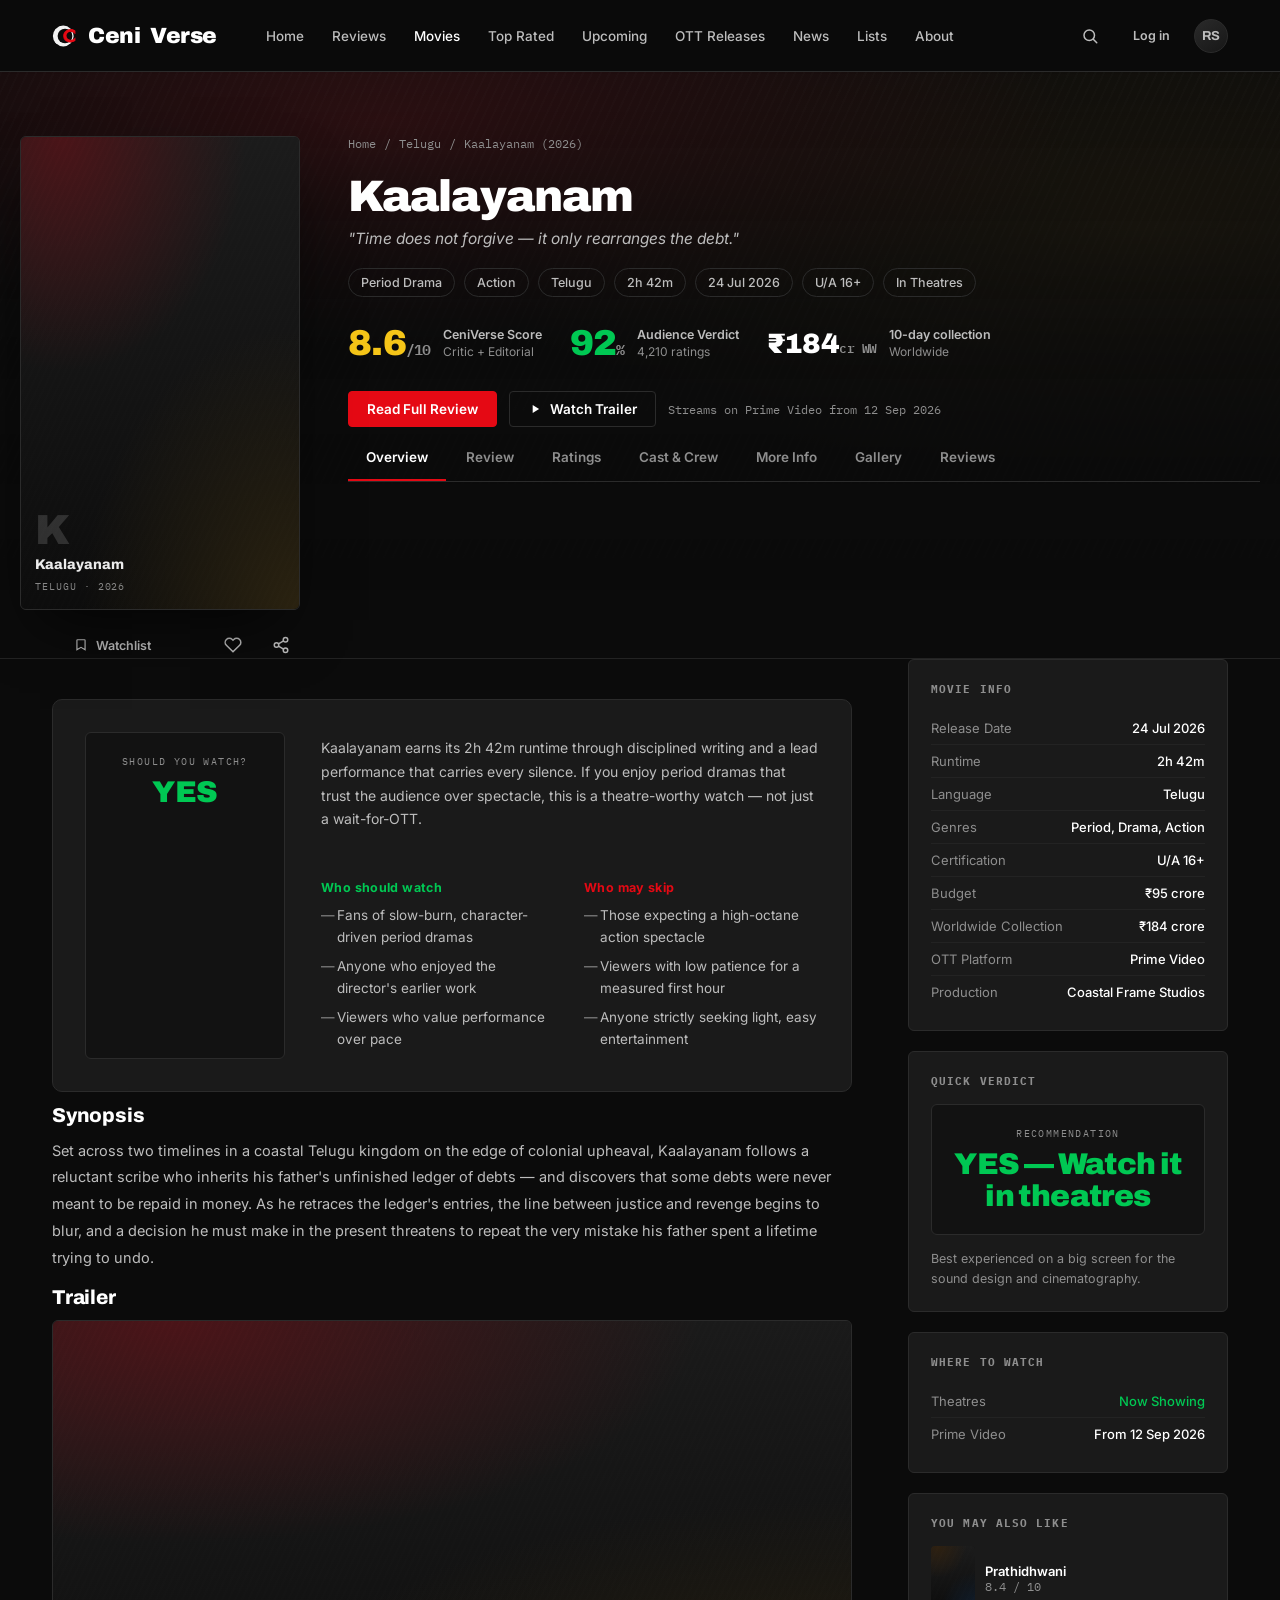
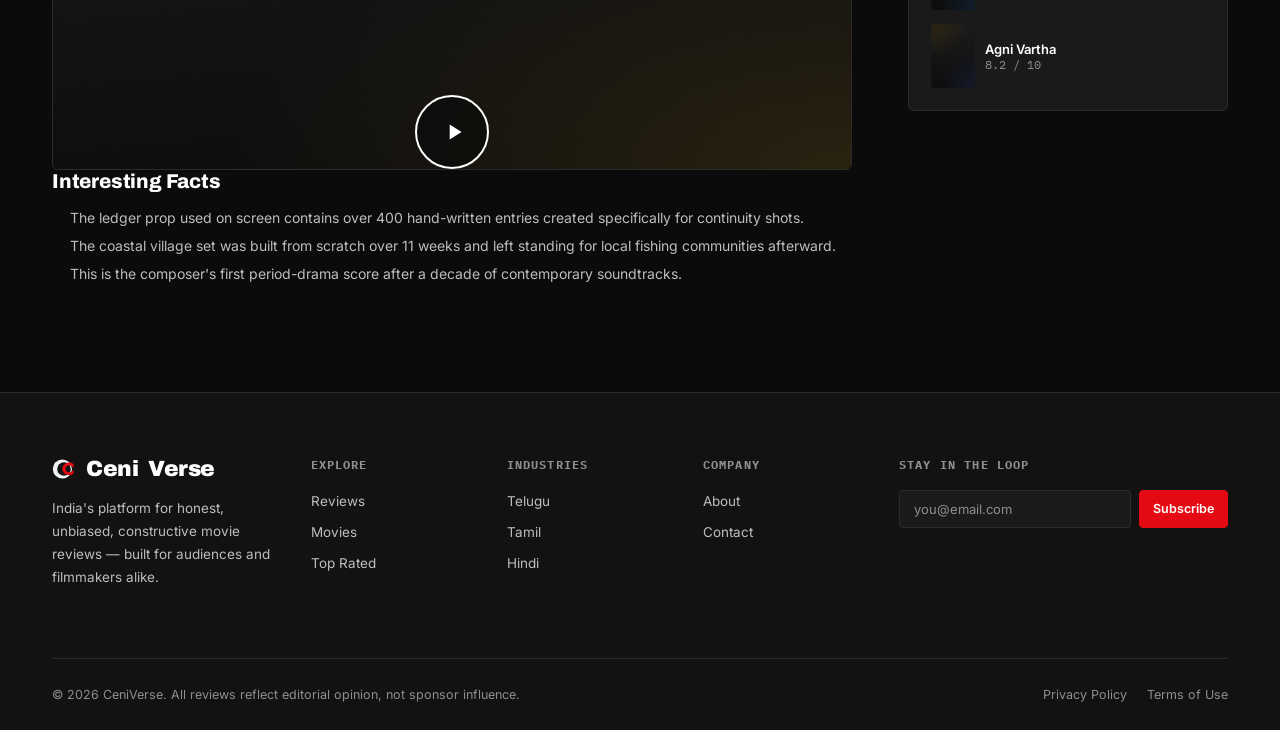
<file: movie (1).html>
<!DOCTYPE html>
<html lang="en">
<head>
<meta charset="UTF-8">
<meta name="viewport" content="width=device-width, initial-scale=1.0">
<title>Kaalayanam Movie Review — Story, Rating, Cast & Verdict | CeniVerse</title>
<meta name="description" content="Kaalayanam review: story, direction, performances, ratings out of 10 for every department, cast &amp; crew, box office, OTT release and full spoiler-free verdict.">
<script type="application/ld+json">
{
  "@context": "https://schema.org",
  "@type": "Movie",
  "name": "Kaalayanam",
  "genre": ["Period Drama", "Action"],
  "datePublished": "2026-07-24",
  "inLanguage": "te",
  "aggregateRating": {"@type":"AggregateRating","ratingValue":"8.6","bestRating":"10","ratingCount":"4210"}
}
</script>
<link rel="stylesheet" href="style.css">
</head>
<body>

<!-- ============================= HEADER ============================= -->
<header class="site-header">
  <div class="container">
    <a href="index.html" class="logo">
      <svg class="logo-mark" viewBox="0 0 60 60" xmlns="http://www.w3.org/2000/svg" aria-hidden="true">
        <defs>
          <mask id="crescentCut">
            <rect x="0" y="0" width="60" height="60" fill="white"/>
            <circle cx="30" cy="30" r="17" fill="black"/>
          </mask>
        </defs>
        <circle cx="26" cy="30" r="24" fill="#F2F2F2" mask="url(#crescentCut)"/>
        <circle cx="9" cy="17" r="2.6" fill="#F2F2F2"/>
        <circle cx="6" cy="30" r="2.6" fill="#F2F2F2"/>
        <circle cx="9" cy="43" r="2.6" fill="#F2F2F2"/>
        <path d="M42.5 15C33 15 25.5 21.5 25.5 30c0 8.5 7.5 15 17 15 3.8 0 7.2-1.2 10-3.3v-8.3c-2.5 3.9-6 6.2-10 6.2-5.8 0-10.5-4.2-10.5-9.6 0-5.4 4.7-9.6 10.5-9.6 4 0 7.5 2.3 10 6.2v-8.3C49.7 16.2 46.3 15 42.5 15z" fill="#B8060F"/>
        <path d="M44 14C34.5 14 27 20.7 27 29.2c0 8.5 7.5 15.2 17 15.2 3.8 0 7.2-1.2 10-3.3v-8.3c-2.5 3.9-6 6.2-10 6.2-5.8 0-10.5-4.2-10.5-9.6 0-5.4 4.7-9.6 10.5-9.6 4 0 7.5 2.3 10 6.2v-8.3C51.2 15.6 47.8 14 44 14z" fill="#E50914"/>
      </svg>
      Ceni<span>Verse</span>
    </a>
    <nav class="main-nav" aria-label="Primary">
      <a href="index.html">Home</a>
      <a href="index.html#reviews">Reviews</a>
      <a href="movie.html" class="active">Movies</a>
      <a href="index.html#top-rated">Top Rated</a>
      <a href="index.html#upcoming">Upcoming</a>
      <a href="index.html#ott">OTT Releases</a>
      <a href="index.html#news">News</a>
      <a href="index.html#lists">Lists</a>
      <a href="index.html#about">About</a>
    </nav>
    <div class="header-actions">
      <button class="icon-btn" id="searchTrigger" aria-label="Search">
        <svg viewBox="0 0 24 24" stroke-width="2" stroke-linecap="round"><circle cx="11" cy="11" r="7"/><path d="m21 21-4.3-4.3"/></svg>
      </button>
      <a href="#" class="btn btn-ghost btn-sm">Log in</a>
      <a href="#" class="avatar-btn">RS</a>
      <button class="icon-btn mobile-toggle" id="mobileToggle" aria-label="Menu">
        <svg viewBox="0 0 24 24" stroke-width="2" stroke-linecap="round"><path d="M4 6h16M4 12h16M4 18h16"/></svg>
      </button>
    </div>
  </div>
</header>

<nav id="mobileNav" aria-label="Mobile">
  <a href="index.html">Home</a>
  <a href="index.html#reviews">Reviews</a>
  <a href="movie.html">Movies</a>
  <a href="index.html#top-rated">Top Rated</a>
  <a href="index.html#upcoming">Upcoming</a>
  <a href="index.html#ott">OTT Releases</a>
  <a href="index.html#news">News</a>
</nav>

<div id="searchOverlay">
  <div style="width:100%;max-width:620px;padding:0 24px;margin:12vh auto 0;">
    <div style="display:flex;align-items:center;justify-content:space-between;margin-bottom:14px;">
      <span class="eyebrow"><span class="dot"></span>Search CeniVerse</span>
      <button id="searchClose" class="icon-btn" aria-label="Close search">
        <svg viewBox="0 0 24 24" stroke-width="2" stroke-linecap="round"><path d="M6 6l12 12M18 6 6 18"/></svg>
      </button>
    </div>
    <input type="text" placeholder="Search movies, actors, directors, languages, years…" style="width:100%;background:var(--card);border:1px solid var(--border);border-radius:8px;padding:16px 18px;color:#fff;font-size:16px;font-family:var(--font-body);">
  </div>
</div>

<!-- ============================= DETAIL HERO ============================= -->
<section class="detail-hero">
  <div class="ph-backdrop detail-backdrop" data-tone="1"></div>
  <div class="container detail-hero-inner">
    <div>
      <div class="detail-poster ph-poster" data-tone="1">
        <div class="ph-mark">
          <div class="ph-glyph">K</div>
          <div class="ph-title">Kaalayanam</div>
          <div class="ph-industry">Telugu · 2026</div>
        </div>
      </div>
      <div style="display:flex;gap:10px;margin-top:16px;">
        <button class="btn btn-ghost btn-sm" style="flex:1;justify-content:center;" data-toggle="save">
          <svg width="14" height="14" viewBox="0 0 24 24" stroke="currentColor" stroke-width="2" fill="none"><path d="M6 3h12a1 1 0 0 1 1 1v16l-7-4-7 4V4a1 1 0 0 1 1-1z"/></svg>
          <span class="save-label">Watchlist</span>
        </button>
        <button class="icon-btn" aria-label="Like"><svg viewBox="0 0 24 24" stroke-width="2"><path d="M20.8 4.6a5.5 5.5 0 0 0-7.8 0L12 5.6l-1-1a5.5 5.5 0 0 0-7.8 7.8l1 1L12 21l7.8-7.6 1-1a5.5 5.5 0 0 0 0-7.8z"/></svg></button>
        <button class="icon-btn" aria-label="Share"><svg viewBox="0 0 24 24" stroke-width="2"><circle cx="18" cy="5" r="3"/><circle cx="6" cy="12" r="3"/><circle cx="18" cy="19" r="3"/><path d="M8.6 10.5 15.4 6.5M8.6 13.5l6.8 4"/></svg></button>
      </div>
    </div>

    <div>
      <div class="detail-breadcrumb">
        <a href="index.html">Home</a><span>/</span>
        <a href="index.html#top-rated">Telugu</a><span>/</span>
        <span>Kaalayanam (2026)</span>
      </div>

      <h1 class="detail-title">Kaalayanam</h1>
      <p class="detail-tagline">"Time does not forgive — it only rearranges the debt."</p>

      <div class="detail-facts">
        <span class="pill">Period Drama</span>
        <span class="pill">Action</span>
        <span class="pill">Telugu</span>
        <span class="pill">2h 42m</span>
        <span class="pill">24 Jul 2026</span>
        <span class="pill">U/A 16+</span>
        <span class="pill">In Theatres</span>
      </div>

      <div class="hero-rating-row" style="margin-top:26px;">
        <div class="rating-badge">
          <div class="num">8.6<small>/10</small></div>
          <div class="lbl"><b>CeniVerse Score</b>Critic + Editorial</div>
        </div>
        <div class="rating-badge">
          <div class="num" style="color:var(--success);">92<small>%</small></div>
          <div class="lbl"><b>Audience Verdict</b>4,210 ratings</div>
        </div>
        <div class="rating-badge">
          <div class="num" style="color:var(--text-primary);font-size:28px;">₹184<small style="font-size:13px;">cr WW</small></div>
          <div class="lbl"><b>10-day collection</b>Worldwide</div>
        </div>
      </div>

      <div class="detail-cta-row">
        <a href="#tab-review" class="btn btn-accent">Read Full Review</a>
        <button class="btn" id="trailerCta">
          <svg width="14" height="14" viewBox="0 0 24 24" fill="currentColor"><path d="M8 5v14l11-7z"/></svg>
          Watch Trailer
        </button>
        <span style="align-self:center;font-family:var(--font-mono);font-size:12px;color:var(--text-muted);">Streams on Prime Video from 12 Sep 2026</span>
      </div>

      <!-- tab bar -->
      <div class="tabbar">
        <button class="active" data-tab="overview">Overview</button>
        <button data-tab="review">Review</button>
        <button data-tab="ratings">Ratings</button>
        <button data-tab="cast">Cast &amp; Crew</button>
        <button data-tab="info">More Info</button>
        <button data-tab="gallery">Gallery</button>
        <button data-tab="reviews">Reviews</button>
      </div>
    </div>
  </div>
</section>

<!-- ============================= TAB CONTENT ============================= -->
<section class="block" style="padding-top:0;">
  <div class="container">
    <div class="detail-layout">
      <div>

        <!-- ---------- OVERVIEW ---------- -->
        <div class="tab-panel active" id="tab-overview">

          <div class="verdict-panel">
            <div class="verdict-big">
              <div class="vb-tag">Should You Watch?</div>
              <div class="vb-word yes">YES</div>
            </div>
            <div class="verdict-cols">
              <div class="verdict-reason">
                Kaalayanam earns its 2h 42m runtime through disciplined writing and a lead performance that carries every silence. If you enjoy period dramas that trust the audience over spectacle, this is a theatre-worthy watch — not just a wait-for-OTT.
              </div>
              <div>
                <h5 style="color:var(--success);">Who should watch</h5>
                <ul>
                  <li>Fans of slow-burn, character-driven period dramas</li>
                  <li>Anyone who enjoyed the director's earlier work</li>
                  <li>Viewers who value performance over pace</li>
                </ul>
              </div>
              <div>
                <h5 style="color:var(--accent);">Who may skip</h5>
                <ul>
                  <li>Those expecting a high-octane action spectacle</li>
                  <li>Viewers with low patience for a measured first hour</li>
                  <li>Anyone strictly seeking light, easy entertainment</li>
                </ul>
              </div>
            </div>
          </div>

          <div class="review-section">
            <h3>Synopsis</h3>
            <p>Set across two timelines in a coastal Telugu kingdom on the edge of colonial upheaval, Kaalayanam follows a reluctant scribe who inherits his father's unfinished ledger of debts — and discovers that some debts were never meant to be repaid in money. As he retraces the ledger's entries, the line between justice and revenge begins to blur, and a decision he must make in the present threatens to repeat the very mistake his father spent a lifetime trying to undo.</p>
          </div>

          <div class="review-section">
            <h3>Trailer</h3>
            <div class="trailer-embed ph-poster" data-tone="1" id="trailerCta2">
              <button class="play-btn" aria-label="Play trailer">
                <svg viewBox="0 0 24 24"><path d="M8 5v14l11-7z"/></svg>
              </button>
            </div>
          </div>

          <div class="review-section">
            <h3>Interesting Facts</h3>
            <ul style="padding-left:18px;color:var(--text-secondary);font-size:14px;line-height:2;">
              <li>The ledger prop used on screen contains over 400 hand-written entries created specifically for continuity shots.</li>
              <li>The coastal village set was built from scratch over 11 weeks and left standing for local fishing communities afterward.</li>
              <li>This is the composer's first period-drama score after a decade of contemporary soundtracks.</li>
            </ul>
          </div>
        </div>

        <!-- ---------- REVIEW ---------- -->
        <div class="tab-panel" id="tab-review">
          <span class="eyebrow"><span class="dot"></span>Spoiler-free review</span>

          <div class="review-section">
            <h3>Story</h3>
            <p>The dual-timeline structure could easily have collapsed into gimmick, but the screenplay uses it with purpose — every cut between past and present is doing thematic work, not just filling time. The central mystery of the ledger is compelling enough to carry the film's slower stretches, though a couple of mid-film detours into a subplot involving the scribe's brother feel like they belong to a different, lesser draft.</p>

            <h3>Screenplay &amp; Direction</h3>
            <p>The director's control over tone is the film's strongest asset. Scenes are allowed to breathe without becoming indulgent, and the decision to withhold the father's motive until the final act pays off rather than feeling withheld for its own sake. A tighter edit in the second act would have made an already strong film exceptional.</p>

            <h3>Performances</h3>
            <p>The lead delivers a performance built on restraint — a raised eyebrow and a lowered voice do more work here than a monologue would in a lesser film. The supporting cast, particularly the actor playing the father in flashback, matches that register note for note. A couple of the courtroom scenes ask the ensemble to raise the temperature, and not everyone finds that gear equally convincingly.</p>

            <h3>Music &amp; Background Score</h3>
            <p>The background score is the film's quiet triumph — it knows exactly when to disappear. The soundtrack's single folk-rooted number, used twice, earns its repetition rather than feeling recycled.</p>

            <h3>Cinematography</h3>
            <p>Shot largely on natural light with a muted, sun-bleached palette that suits the coastal setting, the frame composition favours wide, patient takes over coverage-heavy editing. A handful of night sequences lean too dark for the format, losing detail on smaller screens.</p>

            <h3>Editing &amp; Technical Quality</h3>
            <p>At 2h 42m, the film could lose ten to twelve minutes without losing anything essential — mostly from a repetitive middle stretch. Sound design and production values are consistently strong throughout, with no jarring VFX shots to speak of; this isn't a VFX-driven film and doesn't pretend to be.</p>

            <h3>Action, Emotion &amp; Climax</h3>
            <p>The two action sequences are brief and grounded rather than spectacular, in keeping with the film's restraint — those expecting genre-scale action set pieces should recalibrate expectations. The emotional payoff in the climax, however, lands cleanly, resisting the urge to over-explain what the audience has already understood.</p>
          </div>

          <div class="pos-neg-grid">
            <div class="pn-card pos">
              <h5>Positives</h5>
              <ul>
                <li>A genuinely restrained, career-best lead performance</li>
                <li>Background score that enhances rather than dictates mood</li>
                <li>A dual-timeline structure that earns its complexity</li>
                <li>Confident, patient direction throughout</li>
              </ul>
            </div>
            <div class="pn-card neg">
              <h5>Negatives</h5>
              <ul>
                <li>A sagging middle stretch that could lose 10–12 minutes</li>
                <li>A brother subplot that feels underdeveloped</li>
                <li>Some night sequences are too dark to read clearly</li>
                <li>Not for viewers seeking genre-scale action</li>
              </ul>
            </div>
          </div>

          <div class="final-verdict-box">
            <div class="fv-label">Final Verdict</div>
            <p>Kaalayanam is a confident, disciplined period drama that trades spectacle for patience and mostly wins that trade. A trim to the second act would have made a very good film a great one — but as it stands, it's one of the most thoughtfully made big releases of the year and comfortably earns a theatre watch.</p>
          </div>
        </div>

        <!-- ---------- RATINGS ---------- -->
        <div class="tab-panel" id="tab-ratings">
          <div class="overall-rating-hero">
            <div class="orh-num">8.6<small>/10</small></div>
            <div class="orh-text">
              <div class="orh-title">Overall CeniVerse Rating</div>
              <p>Aggregated from our editorial rubric across 15 weighted departments. Not a crowd-sourced average — every score is assigned deliberately by our review desk.</p>
            </div>
          </div>

          <div class="rating-grid">
            <div>
              <div class="meter-row"><span class="m-label">Story</span><div class="meter-track"><div class="meter-fill" data-value="82"></div></div><span class="meter-val">8.2</span></div>
              <div class="meter-row"><span class="m-label">Screenplay</span><div class="meter-track"><div class="meter-fill" data-value="85"></div></div><span class="meter-val">8.5</span></div>
              <div class="meter-row"><span class="m-label">Direction</span><div class="meter-track"><div class="meter-fill" data-value="90"></div></div><span class="meter-val">9.0</span></div>
              <div class="meter-row"><span class="m-label">Acting</span><div class="meter-track"><div class="meter-fill" data-value="92"></div></div><span class="meter-val">9.2</span></div>
              <div class="meter-row"><span class="m-label">Music</span><div class="meter-track"><div class="meter-fill" data-value="80"></div></div><span class="meter-val">8.0</span></div>
              <div class="meter-row"><span class="m-label">Background Score</span><div class="meter-track"><div class="meter-fill" data-value="91"></div></div><span class="meter-val">9.1</span></div>
              <div class="meter-row"><span class="m-label">Cinematography</span><div class="meter-track"><div class="meter-fill" data-value="87"></div></div><span class="meter-val">8.7</span></div>
            </div>
            <div>
              <div class="meter-row"><span class="m-label">Editing</span><div class="meter-track"><div class="meter-fill" data-value="68"></div></div><span class="meter-val">6.8</span></div>
              <div class="meter-row"><span class="m-label">Visual Effects</span><div class="meter-track"><div class="meter-fill" data-value="74"></div></div><span class="meter-val">7.4</span></div>
              <div class="meter-row"><span class="m-label">Entertainment</span><div class="meter-track"><div class="meter-fill" data-value="80"></div></div><span class="meter-val">8.0</span></div>
              <div class="meter-row"><span class="m-label">Emotional Impact</span><div class="meter-track"><div class="meter-fill" data-value="88"></div></div><span class="meter-val">8.8</span></div>
              <div class="meter-row"><span class="m-label">Rewatch Value</span><div class="meter-track"><div class="meter-fill" data-value="76"></div></div><span class="meter-val">7.6</span></div>
              <div class="meter-row"><span class="m-label">Value for Money</span><div class="meter-track"><div class="meter-fill" data-value="83"></div></div><span class="meter-val">8.3</span></div>
              <div class="meter-row"><span class="m-label">Theatre Experience</span><div class="meter-track"><div class="meter-fill" data-value="89"></div></div><span class="meter-val">8.9</span></div>
            </div>
          </div>
        </div>

        <!-- ---------- CAST & CREW ---------- -->
        <div class="tab-panel" id="tab-cast">
          <h3 style="font-family:var(--font-display);font-weight:800;font-size:20px;margin-bottom:20px;">Cast</h3>
          <div class="cast-grid">
            <div class="cast-item"><div class="cast-photo ph-avatar" data-tone="1">RV</div><div class="c-name">R. Venkatesh</div><div class="c-role">Scribe (Lead)</div></div>
            <div class="cast-item"><div class="cast-photo ph-avatar" data-tone="3">AN</div><div class="c-name">Anitha Nair</div><div class="c-role">Village Head's Daughter</div></div>
            <div class="cast-item"><div class="cast-photo ph-avatar" data-tone="5">SP</div><div class="c-name">Suresh Prabhu</div><div class="c-role">Father (Flashback)</div></div>
            <div class="cast-item"><div class="cast-photo ph-avatar" data-tone="6">DK</div><div class="c-name">Divya Krishnan</div><div class="c-role">Magistrate</div></div>
            <div class="cast-item"><div class="cast-photo ph-avatar" data-tone="2">MR</div><div class="c-name">Madhav Rao</div><div class="c-role">Brother</div></div>
            <div class="cast-item"><div class="cast-photo ph-avatar" data-tone="8">TS</div><div class="c-name">T. Sivakumar</div><div class="c-role">Village Elder</div></div>
          </div>

          <h3 style="font-family:var(--font-display);font-weight:800;font-size:20px;margin:36px 0 20px;">Crew</h3>
          <div class="crew-grid">
            <div class="crew-item"><div class="cr-role">Director</div><div class="cr-name">S. Narasimha Rao</div></div>
            <div class="crew-item"><div class="cr-role">Writers</div><div class="cr-name">S. Narasimha Rao, Lakshmi Priya</div></div>
            <div class="crew-item"><div class="cr-role">Music Director</div><div class="cr-name">Karthik Shivram</div></div>
            <div class="crew-item"><div class="cr-role">Cinematographer</div><div class="cr-name">Vishal Menon</div></div>
            <div class="crew-item"><div class="cr-role">Editor</div><div class="cr-name">Priya Balan</div></div>
            <div class="crew-item"><div class="cr-role">Production Company</div><div class="cr-name">Coastal Frame Studios</div></div>
          </div>
        </div>

        <!-- ---------- MORE INFO ---------- -->
        <div class="tab-panel" id="tab-info">
          <h3 style="font-family:var(--font-display);font-weight:800;font-size:20px;margin-bottom:14px;">Production &amp; Trivia</h3>
          <p style="font-size:14px;color:var(--text-secondary);line-height:1.85;">Principal photography took place over four months across coastal Andhra Pradesh, with the production building a full standing village set rather than relying on an existing location. The film was shot largely in natural light to preserve the sun-bleached tone the director wanted for the period timeline.</p>

          <h3 style="font-family:var(--font-display);font-weight:800;font-size:20px;margin:32px 0 14px;">Soundtrack</h3>
          <div class="crew-grid">
            <div class="crew-item"><div class="cr-role">Track 01</div><div class="cr-name">Kaalam Theeratugaa</div></div>
            <div class="crew-item"><div class="cr-role">Track 02</div><div class="cr-name">Vaadi Podaa (Folk Mix)</div></div>
            <div class="crew-item"><div class="cr-role">Track 03</div><div class="cr-name">Rekhala Lekha</div></div>
          </div>

          <h3 style="font-family:var(--font-display);font-weight:800;font-size:20px;margin:32px 0 14px;">Timeline</h3>
          <div class="timeline">
            <div class="timeline-item"><div class="t-date">Mar 2025</div><div class="t-desc">Project officially announced</div></div>
            <div class="timeline-item"><div class="t-date">Jun 2025</div><div class="t-desc">Principal photography begins in coastal Andhra Pradesh</div></div>
            <div class="timeline-item"><div class="t-date">Feb 2026</div><div class="t-desc">First teaser released</div></div>
            <div class="timeline-item"><div class="t-date">24 Jul 2026</div><div class="t-desc">Theatrical release</div></div>
            <div class="timeline-item"><div class="t-date">12 Sep 2026</div><div class="t-desc">OTT premiere on Prime Video</div></div>
          </div>

          <h3 style="font-family:var(--font-display);font-weight:800;font-size:20px;margin:32px 0 14px;">FAQs</h3>
          <details class="faq-item" open>
            <summary>Is Kaalayanam worth watching in theatres?</summary>
            <p>Yes — the film's sound design and cinematography are built for the big screen, and our review recommends a theatrical watch over waiting for OTT.</p>
          </details>
          <details class="faq-item">
            <summary>When does Kaalayanam release on OTT?</summary>
            <p>Kaalayanam is confirmed to premiere on Prime Video from 12 September 2026.</p>
          </details>
          <details class="faq-item">
            <summary>Is Kaalayanam suitable for family viewing?</summary>
            <p>It carries a U/A 16+ certification for some scenes of violence and intense themes — best suited for teens and above.</p>
          </details>

          <h3 style="font-family:var(--font-display);font-weight:800;font-size:20px;margin:32px 0 18px;">Similar Movies</h3>
          <div class="grid-4">
            <div class="m-card"><div class="m-poster ph-poster" data-tone="6"><div class="m-score">★ 8.4</div></div><div class="m-title">Prathidhwani</div></div>
            <div class="m-card"><div class="m-poster ph-poster" data-tone="3"><div class="m-score">★ 8.2</div></div><div class="m-title">Agni Vartha</div></div>
            <div class="m-card"><div class="m-poster ph-poster" data-tone="8"><div class="m-score">★ 8.0</div></div><div class="m-title">Vennela Theeram</div></div>
            <div class="m-card"><div class="m-poster ph-poster" data-tone="2"><div class="m-score">★ 7.7</div></div><div class="m-title">Vaanam Paartha Vaazhkai</div></div>
          </div>
        </div>

        <!-- ---------- GALLERY ---------- -->
        <div class="tab-panel" id="tab-gallery">
          <div class="gallery-grid">
            <div class="ph-poster" data-tone="1" style="aspect-ratio:16/10;border-radius:6px;"></div>
            <div class="ph-poster" data-tone="2" style="aspect-ratio:16/10;border-radius:6px;"></div>
            <div class="ph-poster" data-tone="3" style="aspect-ratio:16/10;border-radius:6px;"></div>
            <div class="ph-poster" data-tone="4" style="aspect-ratio:16/10;border-radius:6px;"></div>
            <div class="ph-poster" data-tone="5" style="aspect-ratio:16/10;border-radius:6px;"></div>
            <div class="ph-poster" data-tone="6" style="aspect-ratio:16/10;border-radius:6px;"></div>
            <div class="ph-poster" data-tone="7" style="aspect-ratio:16/10;border-radius:6px;"></div>
            <div class="ph-poster" data-tone="8" style="aspect-ratio:16/10;border-radius:6px;"></div>
          </div>

          <h3 style="font-family:var(--font-display);font-weight:800;font-size:20px;margin:36px 0 18px;">Awards</h3>
          <div class="crew-grid">
            <div class="crew-item"><div class="cr-role">Best Director — SIIMA 2026</div><div class="cr-name">S. Narasimha Rao (Won)</div></div>
            <div class="crew-item"><div class="cr-role">Best Actor — Filmfare South 2026</div><div class="cr-name">R. Venkatesh (Nominated)</div></div>
            <div class="crew-item"><div class="cr-role">Best Background Score — SIIMA 2026</div><div class="cr-name">Karthik Shivram (Won)</div></div>
          </div>
        </div>

        <!-- ---------- REVIEWS ---------- -->
        <div class="tab-panel" id="tab-reviews">
          <div class="reviews-layout">

            <div>
              <div class="section-head" style="margin-bottom:22px;padding-bottom:14px;">
                <div>
                  <span class="eyebrow"><span class="dot"></span>4,210 ratings</span>
                  <h2 style="font-size:20px;margin-top:6px;">Reviewer Opinions</h2>
                </div>
              </div>

              <div class="reviewer-card">
                <div class="reviewer-avatar ph-avatar" data-tone="5">MP</div>
                <div class="reviewer-body">
                  <div class="reviewer-head">
                    <span class="reviewer-name">Meera Pillai</span>
                    <span class="reviewer-role">CeniVerse Critic</span>
                    <span class="reviewer-stars">★★★★★</span>
                    <span class="reviewer-date">24 Jul 2026</span>
                  </div>
                  <p>Loved it. The restraint in the writing is the whole point — this is a film confident enough to let silence do the work. My only complaint is a saggy middle stretch, but the final act more than makes up for it.</p>
                </div>
              </div>

              <div class="reviewer-card">
                <div class="reviewer-avatar ph-avatar" data-tone="2">AS</div>
                <div class="reviewer-body">
                  <div class="reviewer-head">
                    <span class="reviewer-name">Ananya S.</span>
                    <span class="reviewer-role">Verified Viewer</span>
                    <span class="reviewer-stars">★★★★☆</span>
                    <span class="reviewer-date">2 days ago</span>
                  </div>
                  <p>Loved it, mostly. The background score genuinely elevated scenes that would've felt flat otherwise. Agree with the review on the pacing though — I felt it drag around the hour-forty mark.</p>
                </div>
              </div>

              <div class="reviewer-card">
                <div class="reviewer-avatar ph-avatar" data-tone="7">RK</div>
                <div class="reviewer-body">
                  <div class="reviewer-head">
                    <span class="reviewer-name">Rahul K.</span>
                    <span class="reviewer-role">Verified Viewer</span>
                    <span class="reviewer-stars">★★★★☆</span>
                    <span class="reviewer-date">3 days ago</span>
                  </div>
                  <p>Watched it purely for the lead's performance and it delivered. One honest gripe: wouldn't call it an "action" film the way the trailers suggested — set your expectations accordingly and you'll enjoy it a lot more.</p>
                </div>
              </div>

              <div class="reviewer-card">
                <div class="reviewer-avatar ph-avatar" data-tone="3">VN</div>
                <div class="reviewer-body">
                  <div class="reviewer-head">
                    <span class="reviewer-name">Vikram N.</span>
                    <span class="reviewer-role">Verified Viewer</span>
                    <span class="reviewer-stars">★★☆☆☆</span>
                    <span class="reviewer-date">4 days ago</span>
                  </div>
                  <p>Didn't work for me. I understand the intent behind the slow pacing, but at 2h 42m it tested my patience more than once, and the brother subplot goes nowhere. Strong performances, but I'd wait for OTT.</p>
                </div>
              </div>

              <div class="reviewer-card">
                <div class="reviewer-avatar ph-avatar" data-tone="6">DK</div>
                <div class="reviewer-body">
                  <div class="reviewer-head">
                    <span class="reviewer-name">Divya K.</span>
                    <span class="reviewer-role">Verified Viewer</span>
                    <span class="reviewer-stars">★★★★★</span>
                    <span class="reviewer-date">5 days ago</span>
                  </div>
                  <p>One of the better theatre experiences I've had this year. The sound design alone is worth the ticket. Loved it front to back.</p>
                </div>
              </div>
            </div>

            <!-- ---- add your opinion ---- -->
            <div class="write-review-card">
              <h4>Add Your Review</h4>
              <div class="wr-disclaimer">
                <b>Before you post:</b> give your honest, constructive opinion. If you loved it, say so — and tell us what worked. If you didn't like it, that's fine too — just explain your reasoning so other readers can trust your take. Please keep it spoiler-free.
              </div>

              <span class="wr-label">Your rating</span>
              <div class="wr-stars-input" id="starInput" aria-label="Rate this movie">
                <span data-star="1">★</span><span data-star="2">★</span><span data-star="3">★</span><span data-star="4">★</span><span data-star="5">★</span>
              </div>

              <span class="wr-label">Your verdict</span>
              <div class="wr-verdict-row" id="verdictChips">
                <button class="wr-chip love" data-verdict="love">Loved it</button>
                <button class="wr-chip okay" data-verdict="okay">It was okay</button>
                <button class="wr-chip skip" data-verdict="skip">Didn't like it</button>
              </div>

              <span class="wr-label">Your review</span>
              <textarea rows="5" placeholder="Tell us why — what worked, what didn't, and who you'd recommend this to…"></textarea>

              <button class="btn btn-accent" style="width:100%;justify-content:center;margin-top:14px;">Post Review</button>
            </div>

          </div>
        </div>

      </div>

      <!-- ============================= SIDEBAR ============================= -->
      <aside>
        <div class="side-card">
          <h4>Movie Info</h4>
          <div class="info-row"><span class="k">Release Date</span><span class="v">24 Jul 2026</span></div>
          <div class="info-row"><span class="k">Runtime</span><span class="v">2h 42m</span></div>
          <div class="info-row"><span class="k">Language</span><span class="v">Telugu</span></div>
          <div class="info-row"><span class="k">Genres</span><span class="v">Period, Drama, Action</span></div>
          <div class="info-row"><span class="k">Certification</span><span class="v">U/A 16+</span></div>
          <div class="info-row"><span class="k">Budget</span><span class="v">₹95 crore</span></div>
          <div class="info-row"><span class="k">Worldwide Collection</span><span class="v">₹184 crore</span></div>
          <div class="info-row"><span class="k">OTT Platform</span><span class="v">Prime Video</span></div>
          <div class="info-row"><span class="k">Production</span><span class="v">Coastal Frame Studios</span></div>
        </div>

        <div class="side-card">
          <h4>Quick Verdict</h4>
          <div class="verdict-big" style="margin-bottom:14px;">
            <div class="vb-tag">Recommendation</div>
            <div class="vb-word yes">YES — Watch it in theatres</div>
          </div>
          <p style="font-size:12.5px;color:var(--text-muted);line-height:1.6;">Best experienced on a big screen for the sound design and cinematography.</p>
        </div>

        <div class="side-card">
          <h4>Where to Watch</h4>
          <div class="info-row"><span class="k">Theatres</span><span class="v" style="color:var(--success);">Now Showing</span></div>
          <div class="info-row"><span class="k">Prime Video</span><span class="v">From 12 Sep 2026</span></div>
        </div>

        <div class="side-card">
          <h4>You may also like</h4>
          <div style="display:flex;flex-direction:column;gap:14px;">
            <a href="#" style="display:flex;gap:10px;align-items:center;">
              <div style="width:44px;height:64px;border-radius:4px;overflow:hidden;flex-shrink:0;" class="ph-poster" data-tone="6"></div>
              <div><div style="font-size:13px;font-weight:600;">Prathidhwani</div><div style="font-size:11.5px;color:var(--text-muted);font-family:var(--font-mono);">8.4 / 10</div></div>
            </a>
            <a href="#" style="display:flex;gap:10px;align-items:center;">
              <div style="width:44px;height:64px;border-radius:4px;overflow:hidden;flex-shrink:0;" class="ph-poster" data-tone="3"></div>
              <div><div style="font-size:13px;font-weight:600;">Agni Vartha</div><div style="font-size:11.5px;color:var(--text-muted);font-family:var(--font-mono);">8.2 / 10</div></div>
            </a>
          </div>
        </div>
      </aside>
    </div>
  </div>
</section>

<!-- ============================= FOOTER ============================= -->
<footer class="footer">
  <div class="container">
    <div class="footer-grid">
      <div>
        <div class="foot-logo">
          <svg class="logo-mark" viewBox="0 0 60 60" xmlns="http://www.w3.org/2000/svg" aria-hidden="true">
            <defs>
              <mask id="crescentCutFoot">
                <rect x="0" y="0" width="60" height="60" fill="white"/>
                <circle cx="30" cy="30" r="17" fill="black"/>
              </mask>
            </defs>
            <circle cx="26" cy="30" r="24" fill="#F2F2F2" mask="url(#crescentCutFoot)"/>
            <circle cx="9" cy="17" r="2.6" fill="#F2F2F2"/>
            <circle cx="6" cy="30" r="2.6" fill="#F2F2F2"/>
            <circle cx="9" cy="43" r="2.6" fill="#F2F2F2"/>
            <path d="M42.5 15C33 15 25.5 21.5 25.5 30c0 8.5 7.5 15 17 15 3.8 0 7.2-1.2 10-3.3v-8.3c-2.5 3.9-6 6.2-10 6.2-5.8 0-10.5-4.2-10.5-9.6 0-5.4 4.7-9.6 10.5-9.6 4 0 7.5 2.3 10 6.2v-8.3C49.7 16.2 46.3 15 42.5 15z" fill="#B8060F"/>
            <path d="M44 14C34.5 14 27 20.7 27 29.2c0 8.5 7.5 15.2 17 15.2 3.8 0 7.2-1.2 10-3.3v-8.3c-2.5 3.9-6 6.2-10 6.2-5.8 0-10.5-4.2-10.5-9.6 0-5.4 4.7-9.6 10.5-9.6 4 0 7.5 2.3 10 6.2v-8.3C51.2 15.6 47.8 14 44 14z" fill="#E50914"/>
          </svg>
          Ceni<span>Verse</span>
        </div>
        <p class="foot-desc">India's platform for honest, unbiased, constructive movie reviews — built for audiences and filmmakers alike.</p>
      </div>
      <div>
        <h4>Explore</h4>
        <ul><li><a href="index.html#reviews">Reviews</a></li><li><a href="movie.html">Movies</a></li><li><a href="index.html#top-rated">Top Rated</a></li></ul>
      </div>
      <div>
        <h4>Industries</h4>
        <ul><li><a href="#">Telugu</a></li><li><a href="#">Tamil</a></li><li><a href="#">Hindi</a></li></ul>
      </div>
      <div>
        <h4>Company</h4>
        <ul><li><a href="index.html#about">About</a></li><li><a href="#">Contact</a></li></ul>
      </div>
      <div>
        <h4>Stay in the loop</h4>
        <div class="news-form"><input type="email" placeholder="you@email.com"><button class="btn btn-accent btn-sm">Subscribe</button></div>
      </div>
    </div>
    <div class="footer-bottom">
      <span>© 2026 CeniVerse. All reviews reflect editorial opinion, not sponsor influence.</span>
      <div class="legal-links"><a href="#">Privacy Policy</a><a href="#">Terms of Use</a></div>
    </div>
  </div>
</footer>

<script src="script.js"></script>
<script>
  document.getElementById('trailerCta')?.addEventListener('click', () => {
    document.getElementById('trailerCta2').scrollIntoView({behavior:'smooth', block:'center'});
  });
</script>
</body>
</html>
</file>
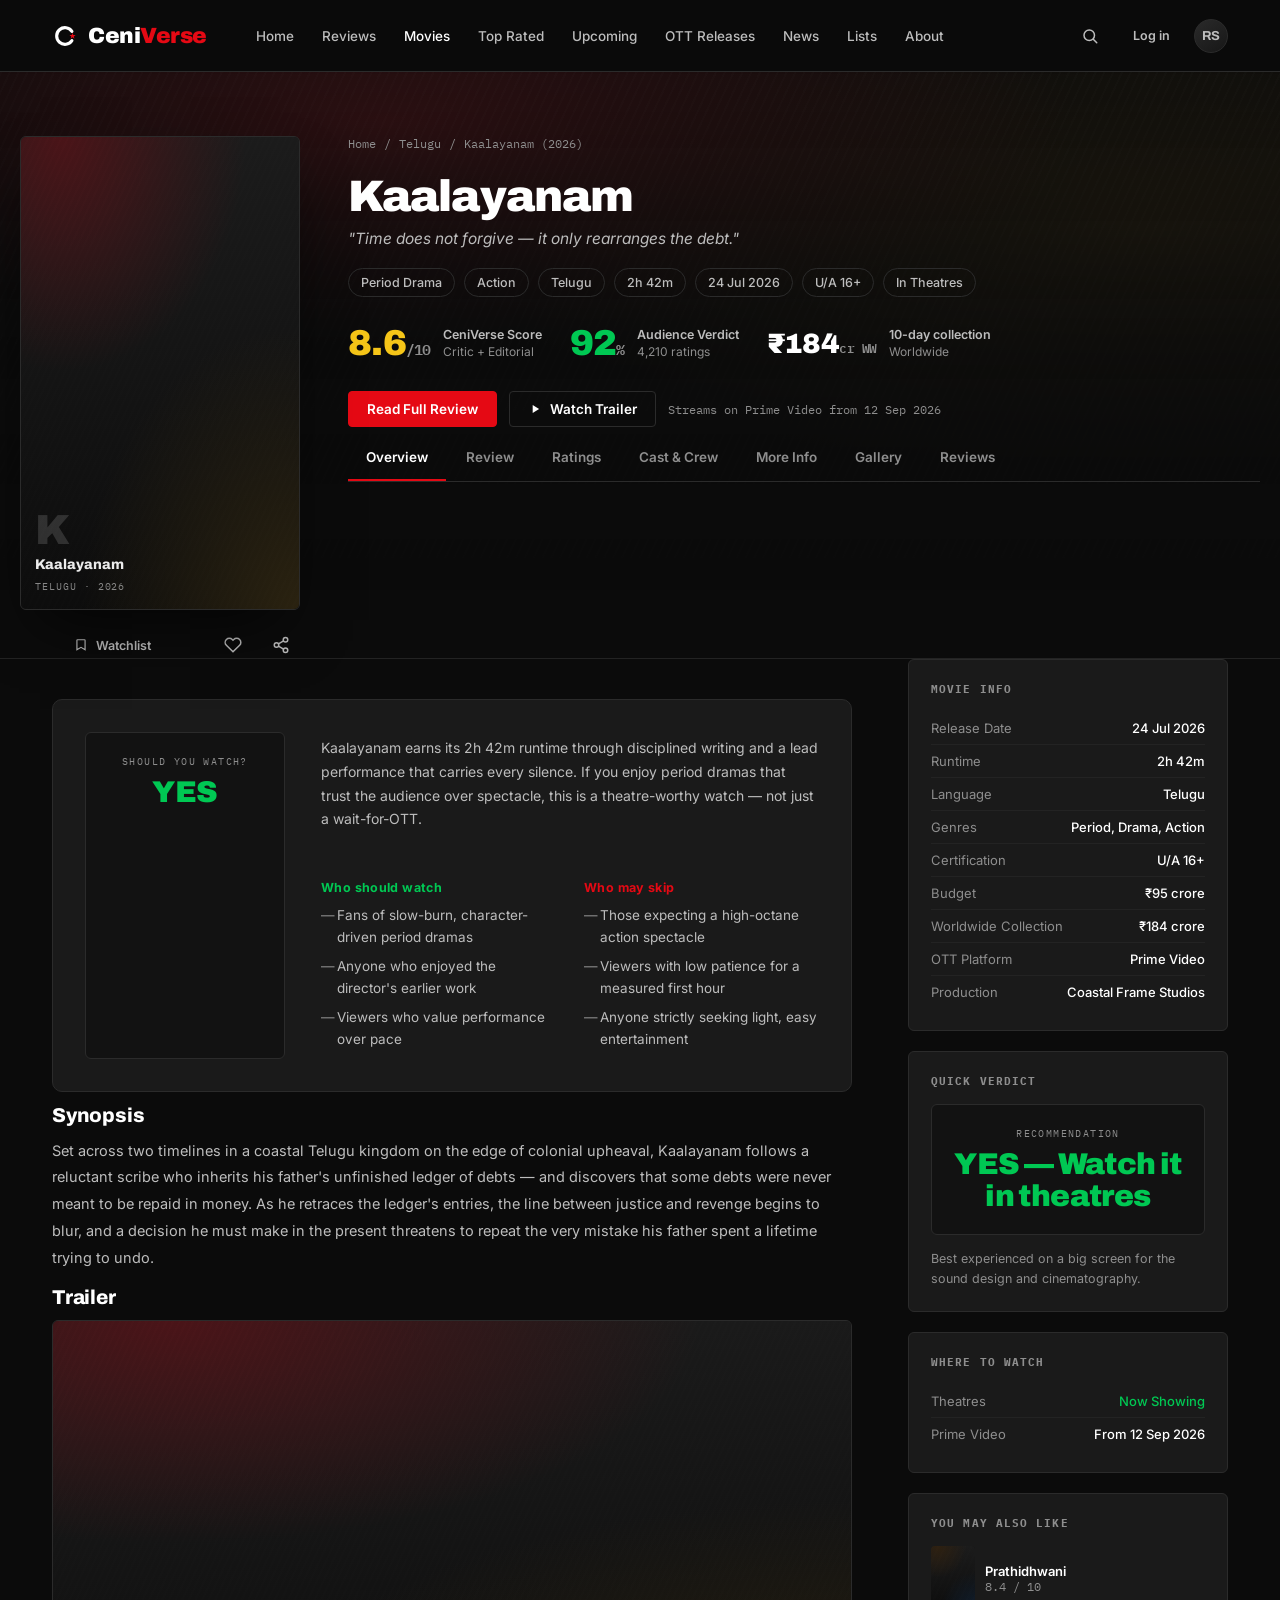
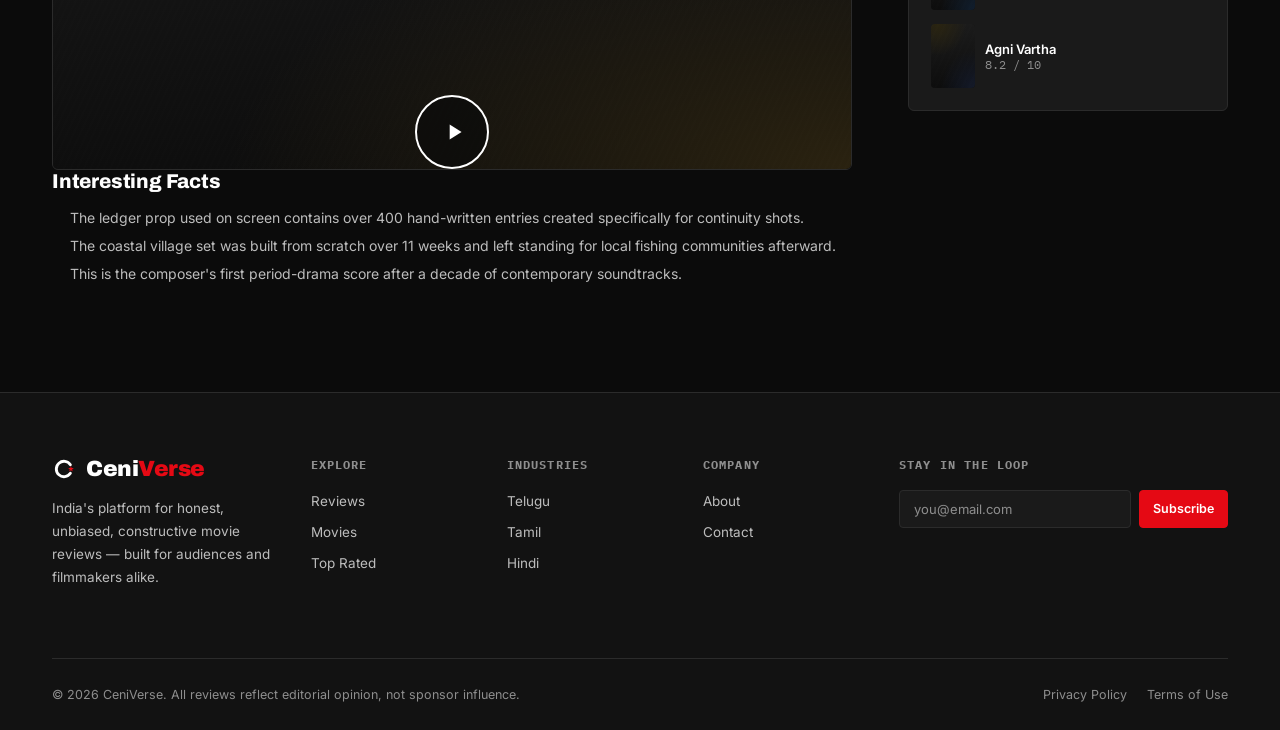
<file: movie (2).html>
<!DOCTYPE html>
<html lang="en">
<head>
<meta charset="UTF-8">
<meta name="viewport" content="width=device-width, initial-scale=1.0">
<title>Kaalayanam Movie Review — Story, Rating, Cast & Verdict | CeniVerse</title>
<meta name="description" content="Kaalayanam review: story, direction, performances, ratings out of 10 for every department, cast &amp; crew, box office, OTT release and full spoiler-free verdict.">
<script type="application/ld+json">
{
  "@context": "https://schema.org",
  "@type": "Movie",
  "name": "Kaalayanam",
  "genre": ["Period Drama", "Action"],
  "datePublished": "2026-07-24",
  "inLanguage": "te",
  "aggregateRating": {"@type":"AggregateRating","ratingValue":"8.6","bestRating":"10","ratingCount":"4210"}
}
</script>
<link rel="icon" type="image/svg+xml" href="favicon.svg">
<link rel="stylesheet" href="style.css">
</head>
<body>

<!-- ============================= HEADER ============================= -->
<header class="site-header">
  <div class="container">
    <a href="index.html" class="logo">
      <svg class="logo-mark" viewBox="0 0 100 100" xmlns="http://www.w3.org/2000/svg" aria-hidden="true">
        <path d="M 76.53 67.89 A 32 32 0 1 1 76.53 32.11" fill="none" stroke="#FFFFFF" stroke-width="12" stroke-linecap="round"/>
        <path d="M 79.0 37.5 L 82.0 45.87 L 90.89 46.14 L 83.85 51.58 L 86.35 60.11 L 79.0 55.1 L 71.65 60.11 L 74.15 51.58 L 67.11 46.14 L 76.0 45.87 Z" fill="#E50914"/>
      </svg>
      <span class="logo-text">Ceni<span class="logo-accent">Verse</span></span>
    </a>
    <nav class="main-nav" aria-label="Primary">
      <a href="index.html">Home</a>
      <a href="index.html#reviews">Reviews</a>
      <a href="movie.html" class="active">Movies</a>
      <a href="index.html#top-rated">Top Rated</a>
      <a href="index.html#upcoming">Upcoming</a>
      <a href="index.html#ott">OTT Releases</a>
      <a href="index.html#news">News</a>
      <a href="index.html#lists">Lists</a>
      <a href="index.html#about">About</a>
    </nav>
    <div class="header-actions">
      <button class="icon-btn" id="searchTrigger" aria-label="Search">
        <svg viewBox="0 0 24 24" stroke-width="2" stroke-linecap="round"><circle cx="11" cy="11" r="7"/><path d="m21 21-4.3-4.3"/></svg>
      </button>
      <a href="#" class="btn btn-ghost btn-sm">Log in</a>
      <a href="#" class="avatar-btn">RS</a>
      <button class="icon-btn mobile-toggle" id="mobileToggle" aria-label="Menu">
        <svg viewBox="0 0 24 24" stroke-width="2" stroke-linecap="round"><path d="M4 6h16M4 12h16M4 18h16"/></svg>
      </button>
    </div>
  </div>
</header>

<nav id="mobileNav" aria-label="Mobile">
  <a href="index.html">Home</a>
  <a href="index.html#reviews">Reviews</a>
  <a href="movie.html">Movies</a>
  <a href="index.html#top-rated">Top Rated</a>
  <a href="index.html#upcoming">Upcoming</a>
  <a href="index.html#ott">OTT Releases</a>
  <a href="index.html#news">News</a>
</nav>

<div id="searchOverlay">
  <div style="width:100%;max-width:620px;padding:0 24px;margin:12vh auto 0;">
    <div style="display:flex;align-items:center;justify-content:space-between;margin-bottom:14px;">
      <span class="eyebrow"><span class="dot"></span>Search CeniVerse</span>
      <button id="searchClose" class="icon-btn" aria-label="Close search">
        <svg viewBox="0 0 24 24" stroke-width="2" stroke-linecap="round"><path d="M6 6l12 12M18 6 6 18"/></svg>
      </button>
    </div>
    <input type="text" placeholder="Search movies, actors, directors, languages, years…" style="width:100%;background:var(--card);border:1px solid var(--border);border-radius:8px;padding:16px 18px;color:#fff;font-size:16px;font-family:var(--font-body);">
  </div>
</div>

<!-- ============================= DETAIL HERO ============================= -->
<section class="detail-hero">
  <div class="ph-backdrop detail-backdrop" data-tone="1"></div>
  <div class="container detail-hero-inner">
    <div>
      <div class="detail-poster ph-poster" data-tone="1">
        <div class="ph-mark">
          <div class="ph-glyph">K</div>
          <div class="ph-title">Kaalayanam</div>
          <div class="ph-industry">Telugu · 2026</div>
        </div>
      </div>
      <div style="display:flex;gap:10px;margin-top:16px;">
        <button class="btn btn-ghost btn-sm" style="flex:1;justify-content:center;" data-toggle="save">
          <svg width="14" height="14" viewBox="0 0 24 24" stroke="currentColor" stroke-width="2" fill="none"><path d="M6 3h12a1 1 0 0 1 1 1v16l-7-4-7 4V4a1 1 0 0 1 1-1z"/></svg>
          <span class="save-label">Watchlist</span>
        </button>
        <button class="icon-btn" aria-label="Like"><svg viewBox="0 0 24 24" stroke-width="2"><path d="M20.8 4.6a5.5 5.5 0 0 0-7.8 0L12 5.6l-1-1a5.5 5.5 0 0 0-7.8 7.8l1 1L12 21l7.8-7.6 1-1a5.5 5.5 0 0 0 0-7.8z"/></svg></button>
        <button class="icon-btn" aria-label="Share"><svg viewBox="0 0 24 24" stroke-width="2"><circle cx="18" cy="5" r="3"/><circle cx="6" cy="12" r="3"/><circle cx="18" cy="19" r="3"/><path d="M8.6 10.5 15.4 6.5M8.6 13.5l6.8 4"/></svg></button>
      </div>
    </div>

    <div>
      <div class="detail-breadcrumb">
        <a href="index.html">Home</a><span>/</span>
        <a href="index.html#top-rated">Telugu</a><span>/</span>
        <span>Kaalayanam (2026)</span>
      </div>

      <h1 class="detail-title">Kaalayanam</h1>
      <p class="detail-tagline">"Time does not forgive — it only rearranges the debt."</p>

      <div class="detail-facts">
        <span class="pill">Period Drama</span>
        <span class="pill">Action</span>
        <span class="pill">Telugu</span>
        <span class="pill">2h 42m</span>
        <span class="pill">24 Jul 2026</span>
        <span class="pill">U/A 16+</span>
        <span class="pill">In Theatres</span>
      </div>

      <div class="hero-rating-row" style="margin-top:26px;">
        <div class="rating-badge">
          <div class="num">8.6<small>/10</small></div>
          <div class="lbl"><b>CeniVerse Score</b>Critic + Editorial</div>
        </div>
        <div class="rating-badge">
          <div class="num" style="color:var(--success);">92<small>%</small></div>
          <div class="lbl"><b>Audience Verdict</b>4,210 ratings</div>
        </div>
        <div class="rating-badge">
          <div class="num" style="color:var(--text-primary);font-size:28px;">₹184<small style="font-size:13px;">cr WW</small></div>
          <div class="lbl"><b>10-day collection</b>Worldwide</div>
        </div>
      </div>

      <div class="detail-cta-row">
        <a href="#tab-review" class="btn btn-accent">Read Full Review</a>
        <button class="btn" id="trailerCta">
          <svg width="14" height="14" viewBox="0 0 24 24" fill="currentColor"><path d="M8 5v14l11-7z"/></svg>
          Watch Trailer
        </button>
        <span style="align-self:center;font-family:var(--font-mono);font-size:12px;color:var(--text-muted);">Streams on Prime Video from 12 Sep 2026</span>
      </div>

      <!-- tab bar -->
      <div class="tabbar">
        <button class="active" data-tab="overview">Overview</button>
        <button data-tab="review">Review</button>
        <button data-tab="ratings">Ratings</button>
        <button data-tab="cast">Cast &amp; Crew</button>
        <button data-tab="info">More Info</button>
        <button data-tab="gallery">Gallery</button>
        <button data-tab="reviews">Reviews</button>
      </div>
    </div>
  </div>
</section>

<!-- ============================= TAB CONTENT ============================= -->
<section class="block" style="padding-top:0;">
  <div class="container">
    <div class="detail-layout">
      <div>

        <!-- ---------- OVERVIEW ---------- -->
        <div class="tab-panel active" id="tab-overview">

          <div class="verdict-panel">
            <div class="verdict-big">
              <div class="vb-tag">Should You Watch?</div>
              <div class="vb-word yes">YES</div>
            </div>
            <div class="verdict-cols">
              <div class="verdict-reason">
                Kaalayanam earns its 2h 42m runtime through disciplined writing and a lead performance that carries every silence. If you enjoy period dramas that trust the audience over spectacle, this is a theatre-worthy watch — not just a wait-for-OTT.
              </div>
              <div>
                <h5 style="color:var(--success);">Who should watch</h5>
                <ul>
                  <li>Fans of slow-burn, character-driven period dramas</li>
                  <li>Anyone who enjoyed the director's earlier work</li>
                  <li>Viewers who value performance over pace</li>
                </ul>
              </div>
              <div>
                <h5 style="color:var(--accent);">Who may skip</h5>
                <ul>
                  <li>Those expecting a high-octane action spectacle</li>
                  <li>Viewers with low patience for a measured first hour</li>
                  <li>Anyone strictly seeking light, easy entertainment</li>
                </ul>
              </div>
            </div>
          </div>

          <div class="review-section">
            <h3>Synopsis</h3>
            <p>Set across two timelines in a coastal Telugu kingdom on the edge of colonial upheaval, Kaalayanam follows a reluctant scribe who inherits his father's unfinished ledger of debts — and discovers that some debts were never meant to be repaid in money. As he retraces the ledger's entries, the line between justice and revenge begins to blur, and a decision he must make in the present threatens to repeat the very mistake his father spent a lifetime trying to undo.</p>
          </div>

          <div class="review-section">
            <h3>Trailer</h3>
            <div class="trailer-embed ph-poster" data-tone="1" id="trailerCta2">
              <button class="play-btn" aria-label="Play trailer">
                <svg viewBox="0 0 24 24"><path d="M8 5v14l11-7z"/></svg>
              </button>
            </div>
          </div>

          <div class="review-section">
            <h3>Interesting Facts</h3>
            <ul style="padding-left:18px;color:var(--text-secondary);font-size:14px;line-height:2;">
              <li>The ledger prop used on screen contains over 400 hand-written entries created specifically for continuity shots.</li>
              <li>The coastal village set was built from scratch over 11 weeks and left standing for local fishing communities afterward.</li>
              <li>This is the composer's first period-drama score after a decade of contemporary soundtracks.</li>
            </ul>
          </div>
        </div>

        <!-- ---------- REVIEW ---------- -->
        <div class="tab-panel" id="tab-review">
          <span class="eyebrow"><span class="dot"></span>Spoiler-free review</span>

          <div class="review-section">
            <h3>Story</h3>
            <p>The dual-timeline structure could easily have collapsed into gimmick, but the screenplay uses it with purpose — every cut between past and present is doing thematic work, not just filling time. The central mystery of the ledger is compelling enough to carry the film's slower stretches, though a couple of mid-film detours into a subplot involving the scribe's brother feel like they belong to a different, lesser draft.</p>

            <h3>Screenplay &amp; Direction</h3>
            <p>The director's control over tone is the film's strongest asset. Scenes are allowed to breathe without becoming indulgent, and the decision to withhold the father's motive until the final act pays off rather than feeling withheld for its own sake. A tighter edit in the second act would have made an already strong film exceptional.</p>

            <h3>Performances</h3>
            <p>The lead delivers a performance built on restraint — a raised eyebrow and a lowered voice do more work here than a monologue would in a lesser film. The supporting cast, particularly the actor playing the father in flashback, matches that register note for note. A couple of the courtroom scenes ask the ensemble to raise the temperature, and not everyone finds that gear equally convincingly.</p>

            <h3>Music &amp; Background Score</h3>
            <p>The background score is the film's quiet triumph — it knows exactly when to disappear. The soundtrack's single folk-rooted number, used twice, earns its repetition rather than feeling recycled.</p>

            <h3>Cinematography</h3>
            <p>Shot largely on natural light with a muted, sun-bleached palette that suits the coastal setting, the frame composition favours wide, patient takes over coverage-heavy editing. A handful of night sequences lean too dark for the format, losing detail on smaller screens.</p>

            <h3>Editing &amp; Technical Quality</h3>
            <p>At 2h 42m, the film could lose ten to twelve minutes without losing anything essential — mostly from a repetitive middle stretch. Sound design and production values are consistently strong throughout, with no jarring VFX shots to speak of; this isn't a VFX-driven film and doesn't pretend to be.</p>

            <h3>Action, Emotion &amp; Climax</h3>
            <p>The two action sequences are brief and grounded rather than spectacular, in keeping with the film's restraint — those expecting genre-scale action set pieces should recalibrate expectations. The emotional payoff in the climax, however, lands cleanly, resisting the urge to over-explain what the audience has already understood.</p>
          </div>

          <div class="pos-neg-grid">
            <div class="pn-card pos">
              <h5>Positives</h5>
              <ul>
                <li>A genuinely restrained, career-best lead performance</li>
                <li>Background score that enhances rather than dictates mood</li>
                <li>A dual-timeline structure that earns its complexity</li>
                <li>Confident, patient direction throughout</li>
              </ul>
            </div>
            <div class="pn-card neg">
              <h5>Negatives</h5>
              <ul>
                <li>A sagging middle stretch that could lose 10–12 minutes</li>
                <li>A brother subplot that feels underdeveloped</li>
                <li>Some night sequences are too dark to read clearly</li>
                <li>Not for viewers seeking genre-scale action</li>
              </ul>
            </div>
          </div>

          <div class="final-verdict-box">
            <div class="fv-label">Final Verdict</div>
            <p>Kaalayanam is a confident, disciplined period drama that trades spectacle for patience and mostly wins that trade. A trim to the second act would have made a very good film a great one — but as it stands, it's one of the most thoughtfully made big releases of the year and comfortably earns a theatre watch.</p>
          </div>
        </div>

        <!-- ---------- RATINGS ---------- -->
        <div class="tab-panel" id="tab-ratings">
          <div class="overall-rating-hero">
            <div class="orh-num">8.6<small>/10</small></div>
            <div class="orh-text">
              <div class="orh-title">Overall CeniVerse Rating</div>
              <p>Aggregated from our editorial rubric across 15 weighted departments. Not a crowd-sourced average — every score is assigned deliberately by our review desk.</p>
            </div>
          </div>

          <div class="rating-grid">
            <div>
              <div class="meter-row"><span class="m-label">Story</span><div class="meter-track"><div class="meter-fill" data-value="82"></div></div><span class="meter-val">8.2</span></div>
              <div class="meter-row"><span class="m-label">Screenplay</span><div class="meter-track"><div class="meter-fill" data-value="85"></div></div><span class="meter-val">8.5</span></div>
              <div class="meter-row"><span class="m-label">Direction</span><div class="meter-track"><div class="meter-fill" data-value="90"></div></div><span class="meter-val">9.0</span></div>
              <div class="meter-row"><span class="m-label">Acting</span><div class="meter-track"><div class="meter-fill" data-value="92"></div></div><span class="meter-val">9.2</span></div>
              <div class="meter-row"><span class="m-label">Music</span><div class="meter-track"><div class="meter-fill" data-value="80"></div></div><span class="meter-val">8.0</span></div>
              <div class="meter-row"><span class="m-label">Background Score</span><div class="meter-track"><div class="meter-fill" data-value="91"></div></div><span class="meter-val">9.1</span></div>
              <div class="meter-row"><span class="m-label">Cinematography</span><div class="meter-track"><div class="meter-fill" data-value="87"></div></div><span class="meter-val">8.7</span></div>
            </div>
            <div>
              <div class="meter-row"><span class="m-label">Editing</span><div class="meter-track"><div class="meter-fill" data-value="68"></div></div><span class="meter-val">6.8</span></div>
              <div class="meter-row"><span class="m-label">Visual Effects</span><div class="meter-track"><div class="meter-fill" data-value="74"></div></div><span class="meter-val">7.4</span></div>
              <div class="meter-row"><span class="m-label">Entertainment</span><div class="meter-track"><div class="meter-fill" data-value="80"></div></div><span class="meter-val">8.0</span></div>
              <div class="meter-row"><span class="m-label">Emotional Impact</span><div class="meter-track"><div class="meter-fill" data-value="88"></div></div><span class="meter-val">8.8</span></div>
              <div class="meter-row"><span class="m-label">Rewatch Value</span><div class="meter-track"><div class="meter-fill" data-value="76"></div></div><span class="meter-val">7.6</span></div>
              <div class="meter-row"><span class="m-label">Value for Money</span><div class="meter-track"><div class="meter-fill" data-value="83"></div></div><span class="meter-val">8.3</span></div>
              <div class="meter-row"><span class="m-label">Theatre Experience</span><div class="meter-track"><div class="meter-fill" data-value="89"></div></div><span class="meter-val">8.9</span></div>
            </div>
          </div>
        </div>

        <!-- ---------- CAST & CREW ---------- -->
        <div class="tab-panel" id="tab-cast">
          <h3 style="font-family:var(--font-display);font-weight:800;font-size:20px;margin-bottom:20px;">Cast</h3>
          <div class="cast-grid">
            <div class="cast-item"><div class="cast-photo ph-avatar" data-tone="1">RV</div><div class="c-name">R. Venkatesh</div><div class="c-role">Scribe (Lead)</div></div>
            <div class="cast-item"><div class="cast-photo ph-avatar" data-tone="3">AN</div><div class="c-name">Anitha Nair</div><div class="c-role">Village Head's Daughter</div></div>
            <div class="cast-item"><div class="cast-photo ph-avatar" data-tone="5">SP</div><div class="c-name">Suresh Prabhu</div><div class="c-role">Father (Flashback)</div></div>
            <div class="cast-item"><div class="cast-photo ph-avatar" data-tone="6">DK</div><div class="c-name">Divya Krishnan</div><div class="c-role">Magistrate</div></div>
            <div class="cast-item"><div class="cast-photo ph-avatar" data-tone="2">MR</div><div class="c-name">Madhav Rao</div><div class="c-role">Brother</div></div>
            <div class="cast-item"><div class="cast-photo ph-avatar" data-tone="8">TS</div><div class="c-name">T. Sivakumar</div><div class="c-role">Village Elder</div></div>
          </div>

          <h3 style="font-family:var(--font-display);font-weight:800;font-size:20px;margin:36px 0 20px;">Crew</h3>
          <div class="crew-grid">
            <div class="crew-item"><div class="cr-role">Director</div><div class="cr-name">S. Narasimha Rao</div></div>
            <div class="crew-item"><div class="cr-role">Writers</div><div class="cr-name">S. Narasimha Rao, Lakshmi Priya</div></div>
            <div class="crew-item"><div class="cr-role">Music Director</div><div class="cr-name">Karthik Shivram</div></div>
            <div class="crew-item"><div class="cr-role">Cinematographer</div><div class="cr-name">Vishal Menon</div></div>
            <div class="crew-item"><div class="cr-role">Editor</div><div class="cr-name">Priya Balan</div></div>
            <div class="crew-item"><div class="cr-role">Production Company</div><div class="cr-name">Coastal Frame Studios</div></div>
          </div>
        </div>

        <!-- ---------- MORE INFO ---------- -->
        <div class="tab-panel" id="tab-info">
          <h3 style="font-family:var(--font-display);font-weight:800;font-size:20px;margin-bottom:14px;">Production &amp; Trivia</h3>
          <p style="font-size:14px;color:var(--text-secondary);line-height:1.85;">Principal photography took place over four months across coastal Andhra Pradesh, with the production building a full standing village set rather than relying on an existing location. The film was shot largely in natural light to preserve the sun-bleached tone the director wanted for the period timeline.</p>

          <h3 style="font-family:var(--font-display);font-weight:800;font-size:20px;margin:32px 0 14px;">Soundtrack</h3>
          <div class="crew-grid">
            <div class="crew-item"><div class="cr-role">Track 01</div><div class="cr-name">Kaalam Theeratugaa</div></div>
            <div class="crew-item"><div class="cr-role">Track 02</div><div class="cr-name">Vaadi Podaa (Folk Mix)</div></div>
            <div class="crew-item"><div class="cr-role">Track 03</div><div class="cr-name">Rekhala Lekha</div></div>
          </div>

          <h3 style="font-family:var(--font-display);font-weight:800;font-size:20px;margin:32px 0 14px;">Timeline</h3>
          <div class="timeline">
            <div class="timeline-item"><div class="t-date">Mar 2025</div><div class="t-desc">Project officially announced</div></div>
            <div class="timeline-item"><div class="t-date">Jun 2025</div><div class="t-desc">Principal photography begins in coastal Andhra Pradesh</div></div>
            <div class="timeline-item"><div class="t-date">Feb 2026</div><div class="t-desc">First teaser released</div></div>
            <div class="timeline-item"><div class="t-date">24 Jul 2026</div><div class="t-desc">Theatrical release</div></div>
            <div class="timeline-item"><div class="t-date">12 Sep 2026</div><div class="t-desc">OTT premiere on Prime Video</div></div>
          </div>

          <h3 style="font-family:var(--font-display);font-weight:800;font-size:20px;margin:32px 0 14px;">FAQs</h3>
          <details class="faq-item" open>
            <summary>Is Kaalayanam worth watching in theatres?</summary>
            <p>Yes — the film's sound design and cinematography are built for the big screen, and our review recommends a theatrical watch over waiting for OTT.</p>
          </details>
          <details class="faq-item">
            <summary>When does Kaalayanam release on OTT?</summary>
            <p>Kaalayanam is confirmed to premiere on Prime Video from 12 September 2026.</p>
          </details>
          <details class="faq-item">
            <summary>Is Kaalayanam suitable for family viewing?</summary>
            <p>It carries a U/A 16+ certification for some scenes of violence and intense themes — best suited for teens and above.</p>
          </details>

          <h3 style="font-family:var(--font-display);font-weight:800;font-size:20px;margin:32px 0 18px;">Similar Movies</h3>
          <div class="grid-4">
            <div class="m-card"><div class="m-poster ph-poster" data-tone="6"><div class="m-score">★ 8.4</div></div><div class="m-title">Prathidhwani</div></div>
            <div class="m-card"><div class="m-poster ph-poster" data-tone="3"><div class="m-score">★ 8.2</div></div><div class="m-title">Agni Vartha</div></div>
            <div class="m-card"><div class="m-poster ph-poster" data-tone="8"><div class="m-score">★ 8.0</div></div><div class="m-title">Vennela Theeram</div></div>
            <div class="m-card"><div class="m-poster ph-poster" data-tone="2"><div class="m-score">★ 7.7</div></div><div class="m-title">Vaanam Paartha Vaazhkai</div></div>
          </div>
        </div>

        <!-- ---------- GALLERY ---------- -->
        <div class="tab-panel" id="tab-gallery">
          <div class="gallery-grid">
            <div class="ph-poster" data-tone="1" style="aspect-ratio:16/10;border-radius:6px;"></div>
            <div class="ph-poster" data-tone="2" style="aspect-ratio:16/10;border-radius:6px;"></div>
            <div class="ph-poster" data-tone="3" style="aspect-ratio:16/10;border-radius:6px;"></div>
            <div class="ph-poster" data-tone="4" style="aspect-ratio:16/10;border-radius:6px;"></div>
            <div class="ph-poster" data-tone="5" style="aspect-ratio:16/10;border-radius:6px;"></div>
            <div class="ph-poster" data-tone="6" style="aspect-ratio:16/10;border-radius:6px;"></div>
            <div class="ph-poster" data-tone="7" style="aspect-ratio:16/10;border-radius:6px;"></div>
            <div class="ph-poster" data-tone="8" style="aspect-ratio:16/10;border-radius:6px;"></div>
          </div>

          <h3 style="font-family:var(--font-display);font-weight:800;font-size:20px;margin:36px 0 18px;">Awards</h3>
          <div class="crew-grid">
            <div class="crew-item"><div class="cr-role">Best Director — SIIMA 2026</div><div class="cr-name">S. Narasimha Rao (Won)</div></div>
            <div class="crew-item"><div class="cr-role">Best Actor — Filmfare South 2026</div><div class="cr-name">R. Venkatesh (Nominated)</div></div>
            <div class="crew-item"><div class="cr-role">Best Background Score — SIIMA 2026</div><div class="cr-name">Karthik Shivram (Won)</div></div>
          </div>
        </div>

        <!-- ---------- REVIEWS ---------- -->
        <div class="tab-panel" id="tab-reviews">

          <div class="section-head" style="margin-bottom:28px;">
            <div>
              <span class="eyebrow"><span class="dot"></span><span id="reviewCountLabel">4,210 ratings</span></span>
              <h2 style="font-size:22px;margin-top:6px;">Reviewer Opinions</h2>
            </div>
            <span class="see-all" style="font-size:11.5px;">Sorted by most helpful</span>
          </div>

          <!-- ---- add your review ---- -->
          <div class="write-review-card">
            <h4>Add Your Review</h4>
            <div class="wr-disclaimer">
              <b>Before you post:</b> give your honest, constructive opinion. If you loved it, say so — and tell us what worked. If you didn't like it, that's fine too — just explain your reasoning so other readers can trust your take. Please keep it spoiler-free.
            </div>

            <span class="wr-label">Your name</span>
            <input type="text" id="reviewName" class="wr-input" placeholder="How should we credit you?" maxlength="40">

            <span class="wr-label">Your rating</span>
            <div class="wr-stars-input" id="starInput" aria-label="Rate this movie">
              <span data-star="1">★</span><span data-star="2">★</span><span data-star="3">★</span><span data-star="4">★</span><span data-star="5">★</span>
            </div>

            <span class="wr-label">Your verdict</span>
            <div class="wr-verdict-row" id="verdictChips">
              <button type="button" class="wr-chip love" data-verdict="love">Loved it</button>
              <button type="button" class="wr-chip okay" data-verdict="okay">It was okay</button>
              <button type="button" class="wr-chip skip" data-verdict="skip">Didn't like it</button>
            </div>

            <span class="wr-label">Your review</span>
            <textarea rows="5" id="reviewText" placeholder="Tell us why — what worked, what didn't, and who you'd recommend this to…"></textarea>

            <div class="wr-error" id="reviewError" hidden></div>

            <button class="btn btn-accent" id="postReviewBtn" style="width:100%;justify-content:center;margin-top:14px;">
              <span id="postReviewBtnLabel">Post Review</span>
            </button>
            <div class="wr-success" id="reviewSuccess" hidden>
              <svg viewBox="0 0 24 24" width="16" height="16" stroke="currentColor" stroke-width="2.5" fill="none"><path d="M20 6 9 17l-5-5"/></svg>
              Your review is live — thank you for keeping it honest.
            </div>
          </div>

          <!-- ---- dynamic reviewer feed (rendered by script.js) ---- -->
          <div class="reviewer-feed" id="reviewerFeed" aria-live="polite"></div>

        </div>

      </div>

      <!-- ============================= SIDEBAR ============================= -->
      <aside>
        <div class="side-card">
          <h4>Movie Info</h4>
          <div class="info-row"><span class="k">Release Date</span><span class="v">24 Jul 2026</span></div>
          <div class="info-row"><span class="k">Runtime</span><span class="v">2h 42m</span></div>
          <div class="info-row"><span class="k">Language</span><span class="v">Telugu</span></div>
          <div class="info-row"><span class="k">Genres</span><span class="v">Period, Drama, Action</span></div>
          <div class="info-row"><span class="k">Certification</span><span class="v">U/A 16+</span></div>
          <div class="info-row"><span class="k">Budget</span><span class="v">₹95 crore</span></div>
          <div class="info-row"><span class="k">Worldwide Collection</span><span class="v">₹184 crore</span></div>
          <div class="info-row"><span class="k">OTT Platform</span><span class="v">Prime Video</span></div>
          <div class="info-row"><span class="k">Production</span><span class="v">Coastal Frame Studios</span></div>
        </div>

        <div class="side-card">
          <h4>Quick Verdict</h4>
          <div class="verdict-big" style="margin-bottom:14px;">
            <div class="vb-tag">Recommendation</div>
            <div class="vb-word yes">YES — Watch it in theatres</div>
          </div>
          <p style="font-size:12.5px;color:var(--text-muted);line-height:1.6;">Best experienced on a big screen for the sound design and cinematography.</p>
        </div>

        <div class="side-card">
          <h4>Where to Watch</h4>
          <div class="info-row"><span class="k">Theatres</span><span class="v" style="color:var(--success);">Now Showing</span></div>
          <div class="info-row"><span class="k">Prime Video</span><span class="v">From 12 Sep 2026</span></div>
        </div>

        <div class="side-card">
          <h4>You may also like</h4>
          <div style="display:flex;flex-direction:column;gap:14px;">
            <a href="#" style="display:flex;gap:10px;align-items:center;">
              <div style="width:44px;height:64px;border-radius:4px;overflow:hidden;flex-shrink:0;" class="ph-poster" data-tone="6"></div>
              <div><div style="font-size:13px;font-weight:600;">Prathidhwani</div><div style="font-size:11.5px;color:var(--text-muted);font-family:var(--font-mono);">8.4 / 10</div></div>
            </a>
            <a href="#" style="display:flex;gap:10px;align-items:center;">
              <div style="width:44px;height:64px;border-radius:4px;overflow:hidden;flex-shrink:0;" class="ph-poster" data-tone="3"></div>
              <div><div style="font-size:13px;font-weight:600;">Agni Vartha</div><div style="font-size:11.5px;color:var(--text-muted);font-family:var(--font-mono);">8.2 / 10</div></div>
            </a>
          </div>
        </div>
      </aside>
    </div>
  </div>
</section>

<!-- ============================= FOOTER ============================= -->
<footer class="footer">
  <div class="container">
    <div class="footer-grid">
      <div>
        <div class="foot-logo">
          <svg class="logo-mark" viewBox="0 0 100 100" xmlns="http://www.w3.org/2000/svg" aria-hidden="true">
        <path d="M 76.53 67.89 A 32 32 0 1 1 76.53 32.11" fill="none" stroke="#FFFFFF" stroke-width="12" stroke-linecap="round"/>
        <path d="M 79.0 37.5 L 82.0 45.87 L 90.89 46.14 L 83.85 51.58 L 86.35 60.11 L 79.0 55.1 L 71.65 60.11 L 74.15 51.58 L 67.11 46.14 L 76.0 45.87 Z" fill="#E50914"/>
      </svg>
          <span class="logo-text">Ceni<span class="logo-accent">Verse</span></span>
        </div>
        <p class="foot-desc">India's platform for honest, unbiased, constructive movie reviews — built for audiences and filmmakers alike.</p>
      </div>
      <div>
        <h4>Explore</h4>
        <ul><li><a href="index.html#reviews">Reviews</a></li><li><a href="movie.html">Movies</a></li><li><a href="index.html#top-rated">Top Rated</a></li></ul>
      </div>
      <div>
        <h4>Industries</h4>
        <ul><li><a href="#">Telugu</a></li><li><a href="#">Tamil</a></li><li><a href="#">Hindi</a></li></ul>
      </div>
      <div>
        <h4>Company</h4>
        <ul><li><a href="index.html#about">About</a></li><li><a href="#">Contact</a></li></ul>
      </div>
      <div>
        <h4>Stay in the loop</h4>
        <div class="news-form"><input type="email" placeholder="you@email.com"><button class="btn btn-accent btn-sm">Subscribe</button></div>
      </div>
    </div>
    <div class="footer-bottom">
      <span>© 2026 CeniVerse. All reviews reflect editorial opinion, not sponsor influence.</span>
      <div class="legal-links"><a href="#">Privacy Policy</a><a href="#">Terms of Use</a></div>
    </div>
  </div>
</footer>

<script src="script.js"></script>
<script>
  document.getElementById('trailerCta')?.addEventListener('click', () => {
    document.getElementById('trailerCta2').scrollIntoView({behavior:'smooth', block:'center'});
  });
</script>
</body>
</html>
</file>
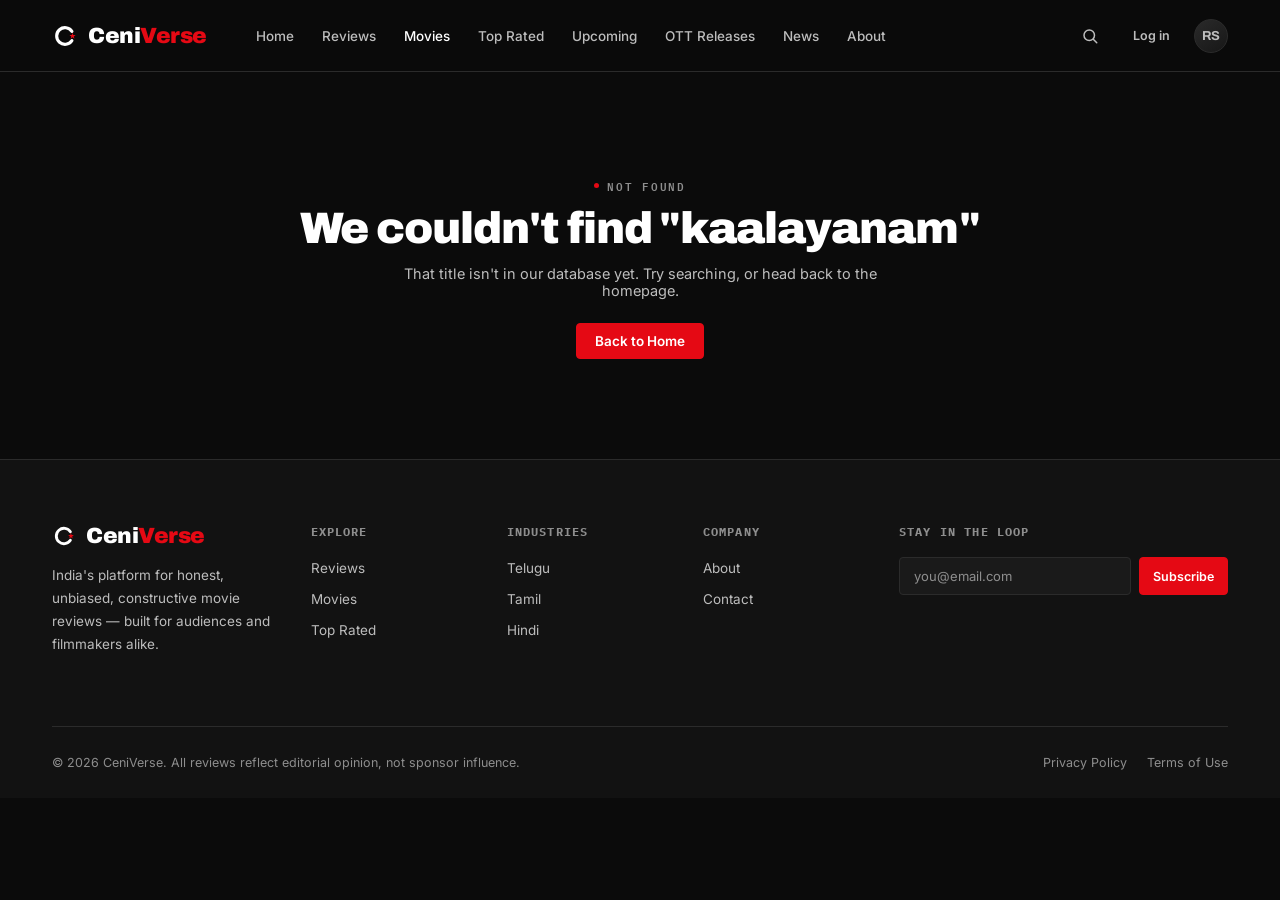
<file: movie (6).html>
<!DOCTYPE html>
<html lang="en">
<head>
<meta charset="UTF-8">
<meta name="viewport" content="width=device-width, initial-scale=1.0">
<title id="pageTitle">Movie | CeniVerse</title>
<meta name="description" id="metaDescription" content="Indian cinema on CeniVerse.">
<link rel="canonical" id="canonicalLink" href="">
<meta property="og:type" content="video.movie">
<meta property="og:title" id="ogTitle" content="">
<meta property="og:description" id="ogDescription" content="">
<meta property="og:url" id="ogUrl" content="">
<meta name="twitter:card" content="summary_large_image">
<meta name="twitter:title" id="twTitle" content="">
<meta name="twitter:description" id="twDescription" content="">
<script type="application/ld+json" id="movieSchema">{}</script>
<link rel="icon" type="image/svg+xml" href="favicon.svg">
<link rel="stylesheet" href="style.css">
</head>
<body data-movie-slug="">

<!-- ============================= HEADER ============================= -->
<header class="site-header">
  <div class="container">
    <a href="index.html" class="logo">
      <svg class="logo-mark" viewBox="0 0 100 100" xmlns="http://www.w3.org/2000/svg" aria-hidden="true">
        <path d="M 76.53 67.89 A 32 32 0 1 1 76.53 32.11" fill="none" stroke="#FFFFFF" stroke-width="12" stroke-linecap="round"/>
        <path d="M 79.0 37.5 L 82.0 45.87 L 90.89 46.14 L 83.85 51.58 L 86.35 60.11 L 79.0 55.1 L 71.65 60.11 L 74.15 51.58 L 67.11 46.14 L 76.0 45.87 Z" fill="#E50914"/>
      </svg>
      <span class="logo-text">Ceni<span class="logo-accent">Verse</span></span>
    </a>
    <nav class="main-nav" aria-label="Primary">
      <a href="index.html">Home</a>
      <a href="index.html#reviews">Reviews</a>
      <a href="movie.html" class="active">Movies</a>
      <a href="index.html#top-rated">Top Rated</a>
      <a href="index.html#upcoming">Upcoming</a>
      <a href="index.html#ott">OTT Releases</a>
      <a href="index.html#news">News</a>
      <a href="index.html#about">About</a>
    </nav>
    <div class="header-actions">
      <button class="icon-btn" id="searchTrigger" aria-label="Search">
        <svg viewBox="0 0 24 24" stroke-width="2" stroke-linecap="round"><circle cx="11" cy="11" r="7"/><path d="m21 21-4.3-4.3"/></svg>
      </button>
      <a href="#" class="btn btn-ghost btn-sm">Log in</a>
      <a href="#" class="avatar-btn">RS</a>
      <button class="icon-btn mobile-toggle" id="mobileToggle" aria-label="Menu">
        <svg viewBox="0 0 24 24" stroke-width="2" stroke-linecap="round"><path d="M4 6h16M4 12h16M4 18h16"/></svg>
      </button>
    </div>
  </div>
</header>

<nav id="mobileNav" aria-label="Mobile">
  <a href="index.html">Home</a>
  <a href="index.html#reviews">Reviews</a>
  <a href="movie.html">Movies</a>
  <a href="index.html#top-rated">Top Rated</a>
  <a href="index.html#upcoming">Upcoming</a>
  <a href="index.html#ott">OTT Releases</a>
  <a href="index.html#news">News</a>
</nav>

<div id="searchOverlay">
  <div style="width:100%;max-width:620px;padding:0 24px;margin:12vh auto 0;">
    <div style="display:flex;align-items:center;justify-content:space-between;margin-bottom:14px;">
      <span class="eyebrow"><span class="dot"></span>Search CeniVerse</span>
      <button id="searchClose" class="icon-btn" aria-label="Close search">
        <svg viewBox="0 0 24 24" stroke-width="2" stroke-linecap="round"><path d="M6 6l12 12M18 6 6 18"/></svg>
      </button>
    </div>
    <div style="position:relative;">
      <input type="text" id="searchInput" autocomplete="off" placeholder="Search movies, actors, directors, languages, years…" style="width:100%;background:var(--card);border:1px solid var(--border);border-radius:8px;padding:16px 18px;color:#fff;font-size:16px;font-family:var(--font-body);">
      <div id="searchSuggestions" class="search-suggestions" hidden></div>
    </div>
  </div>
</div>

<!-- ============================= LOADING STATE ============================= -->
<div id="loadingState" style="padding:120px 32px;text-align:center;">
  <span class="eyebrow"><span class="dot"></span>Loading</span>
  <p style="color:var(--text-muted);font-size:14px;margin-top:10px;">Fetching movie data…</p>
</div>

<!-- ============================= DETAIL HERO ============================= -->
<section class="detail-hero" id="movieContent" hidden>
  <div class="ph-backdrop detail-backdrop" id="detailBackdrop" data-tone="1"></div>
  <div class="container detail-hero-inner">
    <div>
      <div class="detail-poster ph-poster" id="detailPoster" data-tone="1">
        <div class="ph-mark">
          <div class="ph-glyph" id="posterGlyph"></div>
          <div class="ph-title" id="posterTitle"></div>
          <div class="ph-industry" id="posterIndustry"></div>
        </div>
      </div>
      <div style="display:flex;gap:10px;margin-top:16px;">
        <button class="btn btn-ghost btn-sm" style="flex:1;justify-content:center;" data-toggle="save">
          <svg width="14" height="14" viewBox="0 0 24 24" stroke="currentColor" stroke-width="2" fill="none"><path d="M6 3h12a1 1 0 0 1 1 1v16l-7-4-7 4V4a1 1 0 0 1 1-1z"/></svg>
          <span class="save-label">Watchlist</span>
        </button>
        <button class="icon-btn" aria-label="Share"><svg viewBox="0 0 24 24" stroke-width="2"><circle cx="18" cy="5" r="3"/><circle cx="6" cy="12" r="3"/><circle cx="18" cy="19" r="3"/><path d="M8.6 10.5 15.4 6.5M8.6 13.5l6.8 4"/></svg></button>
      </div>
    </div>

    <div>
      <div class="detail-breadcrumb">
        <a href="index.html">Home</a><span>/</span>
        <span id="breadcrumbLang"></span><span>/</span>
        <span id="breadcrumbTitle"></span>
      </div>

      <h1 class="detail-title" id="detailTitle"></h1>

      <div class="detail-facts" id="detailFacts"></div>

      <div class="hero-rating-row" id="heroRatingRow" style="margin-top:26px;"></div>

      <div class="detail-cta-row">
        <button class="btn" id="trailerCta">
          <svg width="14" height="14" viewBox="0 0 24 24" fill="currentColor"><path d="M8 5v14l11-7z"/></svg>
          Search for trailer
        </button>
      </div>

      <!-- tab bar -->
      <div class="tabbar">
        <button class="active" data-tab="overview">Overview</button>
        <button data-tab="review">Review</button>
        <button data-tab="ratings">Ratings</button>
        <button data-tab="cast">Cast &amp; Crew</button>
        <button data-tab="info">More Info</button>
        <button data-tab="gallery">Gallery</button>
        <button data-tab="reviews">Reviews</button>
      </div>
    </div>
  </div>
</section>

<!-- ============================= TAB CONTENT ============================= -->
<section class="block" style="padding-top:0;" id="tabSection" hidden>
  <div class="container">
    <div class="detail-layout">
      <div>

        <!-- ---------- OVERVIEW ---------- -->
        <div class="tab-panel active" id="tab-overview">
          <div class="review-section">
            <h3>Synopsis</h3>
            <p id="synopsisText"></p>
          </div>

          <div class="review-section" id="awardsBlock" hidden>
            <h3>Awards</h3>
            <p id="awardsText"></p>
          </div>

          <div class="review-section" id="finalVerdictOverviewBlock" hidden>
            <h3>Should You Watch It?</h3>
            <p id="finalVerdictOverviewText"></p>
          </div>

          <div class="review-section" id="notReviewedBlock">
            <div class="not-reviewed-note">
              <svg viewBox="0 0 24 24" width="16" height="16" stroke="currentColor" stroke-width="2" fill="none"><circle cx="12" cy="12" r="10"/><path d="M12 8v5M12 16h.01"/></svg>
              CeniVerse hasn't published an editorial review for this title yet. Everything shown here is factual data only — no scores, ratings or critic verdicts are shown until we have one.
            </div>
          </div>
        </div>

        <!-- ---------- REVIEW ---------- -->
        <div class="tab-panel" id="tab-review">
          <div id="reviewHasContent">
            <div class="review-section" id="reviewParagraphs"></div>

            <div class="pos-neg-grid" id="posNegGrid">
              <div class="pn-card pos">
                <h5>Positives</h5>
                <ul id="positivesList"></ul>
              </div>
              <div class="pn-card neg">
                <h5>Negatives</h5>
                <ul id="negativesList"></ul>
              </div>
            </div>

            <div class="final-verdict-box" id="finalVerdictBox">
              <div class="fv-label">Final Verdict</div>
              <p id="finalVerdictText"></p>
            </div>
          </div>

          <div class="review-section" id="reviewMissingBlock" hidden>
            <div class="not-reviewed-note">
              <svg viewBox="0 0 24 24" width="16" height="16" stroke="currentColor" stroke-width="2" fill="none"><circle cx="12" cy="12" r="10"/><path d="M12 8v5M12 16h.01"/></svg>
              We couldn't find enough independent critical coverage of this title to responsibly summarize a consensus, so CeniVerse hasn't published a review yet.
            </div>
          </div>
        </div>

        <!-- ---------- RATINGS ---------- -->
        <div class="tab-panel" id="tab-ratings">
          <div id="ratingsHasContent">
            <div class="overall-rating-hero">
              <div class="orh-num" id="ceniverseRatingNum"></div>
              <div class="orh-text">
                <div class="orh-title">CeniVerse Editorial Rating</div>
                <p>Our own editorial judgment, formed after reading the real published reviews summarized in the Review tab — not scraped from anywhere, and not shown until we've actually covered the film.</p>
              </div>
            </div>
          </div>

          <div class="review-section" id="ratingsMissingBlock" hidden>
            <div class="not-reviewed-note">
              <svg viewBox="0 0 24 24" width="16" height="16" stroke="currentColor" stroke-width="2" fill="none"><circle cx="12" cy="12" r="10"/><path d="M12 8v5M12 16h.01"/></svg>
              No CeniVerse rating yet — we only rate titles we've actually reviewed.
            </div>
          </div>

          <h3 style="font-family:var(--font-display);font-weight:800;font-size:20px;margin:28px 0 16px;">Public Ratings</h3>
          <div class="crew-grid" id="publicRatingsGrid"></div>
          <p id="publicRatingsEmpty" style="color:var(--text-muted);font-size:13.5px;" hidden>No verified public ratings found for this title yet.</p>

          <h3 style="font-family:var(--font-display);font-weight:800;font-size:20px;margin:28px 0 16px;" id="imdbHeading" hidden>IMDb Rating</h3>
          <div class="overall-rating-hero" id="imdbRatingBlock" hidden style="border-top:none;padding-top:0;">
            <div class="orh-num" id="imdbRatingNum" style="color:var(--accent-2);"></div>
            <div class="orh-text"><div class="orh-title">IMDb</div><p>A real, external rating — not a CeniVerse score.</p></div>
          </div>
        </div>


        <!-- ---------- CAST & CREW ---------- -->
        <div class="tab-panel" id="tab-cast">
          <h3 style="font-family:var(--font-display);font-weight:800;font-size:20px;margin-bottom:20px;">Cast</h3>
          <div class="cast-grid" id="castGrid"></div>

          <h3 style="font-family:var(--font-display);font-weight:800;font-size:20px;margin:36px 0 20px;" id="crewHeading">Crew</h3>
          <div class="crew-grid" id="crewGrid"></div>
        </div>

        <!-- ---------- MORE INFO ---------- -->
        <div class="tab-panel" id="tab-info">
          <h3 style="font-family:var(--font-display);font-weight:800;font-size:20px;margin-bottom:14px;">Details</h3>
          <div class="crew-grid" id="moreInfoGrid"></div>

          <h3 style="font-family:var(--font-display);font-weight:800;font-size:20px;margin:32px 0 14px;">Production</h3>
          <div class="crew-grid" id="productionGrid"></div>

          <div id="sourceNoteBlock" style="margin-top:32px;"></div>
        </div>

        <!-- ---------- GALLERY ---------- -->
        <div class="tab-panel" id="tab-gallery">
          <div class="gallery-note">
            We can't embed the film's real official posters or stills here — those are the studio's copyrighted marketing material, and we don't have the rights to redistribute them. What's shown below is CeniVerse's own generated placeholder art, kept at identical dimensions so the grid still gives you a clean, Netflix-style browsing view.
          </div>
          <div class="gallery-grid" id="galleryGrid"></div>
        </div>

        <!-- ---------- REVIEWS ---------- -->
        <div class="tab-panel" id="tab-reviews">

          <div class="section-head" style="margin-bottom:28px;">
            <div>
              <span class="eyebrow"><span class="dot"></span><span id="reviewCountLabel">— ratings</span></span>
              <h2 style="font-size:22px;margin-top:6px;">Reviewer Opinions</h2>
            </div>
            <span class="see-all" style="font-size:11.5px;">Sorted by most helpful</span>
          </div>

          <!-- ---- add your review ---- -->
          <div class="write-review-card">
            <h4>Add Your Review</h4>
            <div class="wr-disclaimer">
              <b>Before you post:</b> give your honest, constructive opinion. If you loved it, say so — and tell us what worked. If you didn't like it, that's fine too — just explain your reasoning so other readers can trust your take. Please keep it spoiler-free.
            </div>

            <span class="wr-label">Your name</span>
            <input type="text" id="reviewName" class="wr-input" placeholder="How should we credit you?" maxlength="40">

            <span class="wr-label">Your rating</span>
            <div class="wr-stars-input" id="starInput" aria-label="Rate this movie">
              <span data-star="1">★</span><span data-star="2">★</span><span data-star="3">★</span><span data-star="4">★</span><span data-star="5">★</span>
            </div>

            <span class="wr-label">Your verdict</span>
            <div class="wr-verdict-row" id="verdictChips">
              <button type="button" class="wr-chip love" data-verdict="love">Loved it</button>
              <button type="button" class="wr-chip okay" data-verdict="okay">It was okay</button>
              <button type="button" class="wr-chip skip" data-verdict="skip">Didn't like it</button>
            </div>

            <span class="wr-label">Your review</span>
            <textarea rows="5" id="reviewText" placeholder="Tell us why — what worked, what didn't, and who you'd recommend this to…"></textarea>

            <div class="wr-error" id="reviewError" hidden></div>

            <button class="btn btn-accent" id="postReviewBtn" style="width:100%;justify-content:center;margin-top:14px;">
              <span id="postReviewBtnLabel">Post Review</span>
            </button>
            <div class="wr-success" id="reviewSuccess" hidden>
              <svg viewBox="0 0 24 24" width="16" height="16" stroke="currentColor" stroke-width="2.5" fill="none"><path d="M20 6 9 17l-5-5"/></svg>
              Your review is live — thank you for keeping it honest.
            </div>
          </div>

          <!-- ---- dynamic reviewer feed (rendered by script.js) ---- -->
          <div class="reviewer-feed" id="reviewerFeed" aria-live="polite"></div>
          <p class="reviewer-empty-note" id="reviewerEmptyNote" hidden>No one has reviewed this yet — be the first to share an honest opinion.</p>

        </div>

      </div>

      <!-- ============================= SIDEBAR ============================= -->
      <aside>
        <div class="side-card">
          <h4>Movie Info</h4>
          <div id="sidebarMovieInfo"></div>
        </div>

        <div class="side-card" id="dataSourceCard">
          <h4>About This Data</h4>
          <p style="font-size:12.5px;color:var(--text-muted);line-height:1.7;">CeniVerse sources factual movie data from publicly available film databases. We don't publish ratings or reviews for a title until our editorial team has actually covered it.</p>
        </div>

        <div class="side-card">
          <h4>You may also like</h4>
          <div style="display:flex;flex-direction:column;gap:14px;" id="alsoLikeList"></div>
        </div>
      </aside>
    </div>
  </div>
</section>

<!-- ============================= NOT FOUND STATE ============================= -->
<div id="notFoundState" hidden style="padding:100px 32px;text-align:center;">
  <span class="eyebrow"><span class="dot"></span>Not found</span>
  <h1 class="detail-title" style="margin-top:10px;" id="notFoundTitle">We couldn't find that movie</h1>
  <p style="color:var(--text-secondary);font-size:14.5px;margin-top:14px;max-width:520px;margin-left:auto;margin-right:auto;">That title isn't in our database yet. Try searching, or head back to the homepage.</p>
  <a href="index.html" class="btn btn-accent" style="margin-top:24px;">Back to Home</a>
</div>

<!-- ============================= FOOTER ============================= -->
<footer class="footer">
  <div class="container">
    <div class="footer-grid">
      <div>
        <div class="foot-logo">
          <svg class="logo-mark" viewBox="0 0 100 100" xmlns="http://www.w3.org/2000/svg" aria-hidden="true">
        <path d="M 76.53 67.89 A 32 32 0 1 1 76.53 32.11" fill="none" stroke="#FFFFFF" stroke-width="12" stroke-linecap="round"/>
        <path d="M 79.0 37.5 L 82.0 45.87 L 90.89 46.14 L 83.85 51.58 L 86.35 60.11 L 79.0 55.1 L 71.65 60.11 L 74.15 51.58 L 67.11 46.14 L 76.0 45.87 Z" fill="#E50914"/>
      </svg>
          <span class="logo-text">Ceni<span class="logo-accent">Verse</span></span>
        </div>
        <p class="foot-desc">India's platform for honest, unbiased, constructive movie reviews — built for audiences and filmmakers alike.</p>
      </div>
      <div>
        <h4>Explore</h4>
        <ul><li><a href="index.html#reviews">Reviews</a></li><li><a href="movie.html">Movies</a></li><li><a href="index.html#top-rated">Top Rated</a></li></ul>
      </div>
      <div>
        <h4>Industries</h4>
        <ul><li><a href="#">Telugu</a></li><li><a href="#">Tamil</a></li><li><a href="#">Hindi</a></li></ul>
      </div>
      <div>
        <h4>Company</h4>
        <ul><li><a href="index.html#about">About</a></li><li><a href="#">Contact</a></li></ul>
      </div>
      <div>
        <h4>Stay in the loop</h4>
        <div class="news-form"><input type="email" placeholder="you@email.com"><button class="btn btn-accent btn-sm">Subscribe</button></div>
      </div>
    </div>
    <div class="footer-bottom">
      <span>© 2026 CeniVerse. All reviews reflect editorial opinion, not sponsor influence.</span>
      <div class="legal-links"><a href="#">Privacy Policy</a><a href="#">Terms of Use</a></div>
    </div>
  </div>
</footer>

<!-- Movie database and search index are embedded directly (not loaded
     from a sibling file) so this page works no matter how it is opened -
     double-clicked locally, hosted anywhere, or previewed in a sandbox
     that does not serve sibling files. Regenerate both via gen_data.py. -->
<script>
window.CENIVERSE_INDEX = [
  {
    "id": "mana-shankara-vara-prasad-garu",
    "title": "Mana Shankara Vara Prasad Garu",
    "year": 2026,
    "language": "Telugu",
    "director": "Anil Ravipudi",
    "cast": [
      "Chiranjeevi",
      "Nayanthara",
      "Venkatesh",
      "Catherine Tresa",
      "Sachin Khedekar",
      "Zarina Wahab"
    ],
    "genres": [
      "Drama",
      "Family",
      "Comedy"
    ],
    "posterTone": 1,
    "glyph": "M",
    "producers": [
      "Sahu Garapati",
      "Sushmita Konidela"
    ],
    "musicDirector": "Bheems Ceciroleo"
  },
  {
    "id": "the-raja-saab",
    "title": "The Raja Saab",
    "year": 2026,
    "language": "Telugu",
    "director": "Maruthi",
    "cast": [
      "Prabhas",
      "Sanjay Dutt",
      "Nidhhi Agerwal",
      "Malavika Mohanan",
      "Riddhi Kumar",
      "Zarina Wahab",
      "Boman Irani"
    ],
    "genres": [
      "Horror",
      "Comedy",
      "Romance"
    ],
    "posterTone": 2,
    "glyph": "T",
    "producers": [
      "T. G. Vishwa Prasad",
      "Krithi Prasad"
    ],
    "musicDirector": "Thaman S"
  },
  {
    "id": "ustaad-bhagat-singh",
    "title": "Ustaad Bhagat Singh",
    "year": 2026,
    "language": "Telugu",
    "director": "Harish Shankar",
    "cast": [
      "Pawan Kalyan",
      "Sreeleela",
      "Raashii Khanna"
    ],
    "genres": [
      "Action",
      "Drama"
    ],
    "posterTone": 3,
    "glyph": "U",
    "producers": [],
    "musicDirector": "Devi Sri Prasad"
  },
  {
    "id": "karuppu",
    "title": "Karuppu",
    "year": 2026,
    "language": "Tamil",
    "director": "RJ Balaji",
    "cast": [
      "Suriya",
      "Trisha Krishnan",
      "RJ Balaji",
      "Indrans"
    ],
    "genres": [
      "Fantasy",
      "Action"
    ],
    "posterTone": 4,
    "glyph": "K",
    "producers": [
      "S. R. Prakash Babu",
      "S. R. Prabhu"
    ],
    "musicDirector": "Sai Abhyankkar"
  },
  {
    "id": "dhurandhar-the-revenge",
    "title": "Dhurandhar: The Revenge",
    "year": 2026,
    "language": "Hindi",
    "director": "Aditya Dhar",
    "cast": [
      "Ranveer Singh",
      "Arjun Rampal",
      "Sanjay Dutt",
      "R. Madhavan",
      "Sara Arjun",
      "Rakesh Bedi"
    ],
    "genres": [
      "Action",
      "Crime",
      "Thriller"
    ],
    "posterTone": 5,
    "glyph": "D",
    "producers": [
      "Aditya Dhar",
      "Jyoti Deshpande"
    ],
    "musicDirector": null
  },
  {
    "id": "drishyam-3",
    "title": "Drishyam 3",
    "year": 2026,
    "language": "Malayalam",
    "director": "Jeethu Joseph",
    "cast": [
      "Mohanlal",
      "Meena",
      "Ansiba Hassan",
      "Esther Anil",
      "Siddique",
      "Murali Gopy",
      "Asha Sarath"
    ],
    "genres": [
      "Crime",
      "Drama",
      "Thriller"
    ],
    "posterTone": 6,
    "glyph": "D",
    "producers": [
      "Antony Perumbavoor"
    ],
    "musicDirector": "Anil Johnson"
  },
  {
    "id": "love-mocktail-3",
    "title": "Love Mocktail 3",
    "year": 2026,
    "language": "Kannada",
    "director": "Darling Krishna",
    "cast": [
      "Darling Krishna",
      "Milana Nagaraj",
      "Samvrutha",
      "Rachel David",
      "Amrutha Iyengar"
    ],
    "genres": [
      "Drama",
      "Romance"
    ],
    "posterTone": 7,
    "glyph": "L",
    "producers": [],
    "musicDirector": null
  },
  {
    "id": "border-2",
    "title": "Border 2",
    "year": 2026,
    "language": "Hindi",
    "director": "Anurag Singh",
    "cast": [
      "Sunny Deol",
      "Varun Dhawan",
      "Diljit Dosanjh",
      "Ahan Shetty",
      "Sonam Bajwa",
      "Mona Singh"
    ],
    "genres": [
      "War",
      "Action",
      "Drama"
    ],
    "posterTone": 8,
    "glyph": "B",
    "producers": [
      "Bhushan Kumar",
      "Krishan Kumar",
      "J. P. Dutta",
      "Nidhi Dutta"
    ],
    "musicDirector": "Anu Malik, Mithoon, Vishal Mishra, Sachet-Parampara, Gurmoh"
  },
  {
    "id": "parasakthi",
    "title": "Parasakthi",
    "year": 2026,
    "language": "Tamil",
    "director": "Sudha Kongara",
    "cast": [
      "Sivakarthikeyan",
      "Ravi Mohan",
      "Atharvaa",
      "Sreeleela"
    ],
    "genres": [
      "Action",
      "Drama",
      "History"
    ],
    "posterTone": 1,
    "glyph": "P",
    "producers": [
      "Aakash Baskaran"
    ],
    "musicDirector": "G. V. Prakash Kumar"
  },
  {
    "id": "korean-kanakaraju",
    "title": "Korean Kanakaraju",
    "year": 2026,
    "language": "Telugu",
    "director": "Merlapaka Gandhi",
    "cast": [
      "Varun Tej",
      "Ritika Nayak",
      "Satya",
      "Sunil",
      "Muralidhar Goud",
      "Daksha Nagarkar"
    ],
    "genres": [
      "Comedy",
      "Horror"
    ],
    "posterTone": 2,
    "glyph": "K",
    "producers": [
      "Y. Rajeev Reddy",
      "Sai Babu Jagarlamudi"
    ],
    "musicDirector": "S. Thaman"
  },
  {
    "id": "pather-panchali",
    "title": "Pather Panchali",
    "year": 1955,
    "language": "Bengali",
    "director": "Satyajit Ray",
    "cast": [
      "Kanu Bannerjee",
      "Karuna Bannerjee",
      "Subir Banerjee"
    ],
    "genres": [
      "Drama"
    ],
    "posterTone": 3,
    "glyph": "P",
    "producers": [],
    "musicDirector": null
  },
  {
    "id": "mother-india",
    "title": "Mother India",
    "year": 1957,
    "language": "Hindi",
    "director": "Mehboob Khan",
    "cast": [
      "Nargis",
      "Sunil Dutt",
      "Rajendra Kumar"
    ],
    "genres": [
      "Drama"
    ],
    "posterTone": 4,
    "glyph": "M",
    "producers": [],
    "musicDirector": null
  },
  {
    "id": "pyaasa",
    "title": "Pyaasa",
    "year": 1957,
    "language": "Hindi",
    "director": "Guru Dutt",
    "cast": [
      "Guru Dutt",
      "Waheeda Rehman",
      "Mala Sinha"
    ],
    "genres": [
      "Drama"
    ],
    "posterTone": 5,
    "glyph": "P",
    "producers": [],
    "musicDirector": null
  },
  {
    "id": "mughal-e-azam",
    "title": "Mughal-E-Azam",
    "year": 1960,
    "language": "Hindi",
    "director": "K. Asif",
    "cast": [
      "Prithviraj Kapoor",
      "Dilip Kumar",
      "Madhubala"
    ],
    "genres": [
      "Historical",
      "Drama",
      "Romance"
    ],
    "posterTone": 6,
    "glyph": "M",
    "producers": [],
    "musicDirector": null
  },
  {
    "id": "sholay",
    "title": "Sholay",
    "year": 1975,
    "language": "Hindi",
    "director": "Ramesh Sippy",
    "cast": [
      "Dharmendra",
      "Amitabh Bachchan",
      "Hema Malini",
      "Amjad Khan"
    ],
    "genres": [
      "Action",
      "Adventure",
      "Drama"
    ],
    "posterTone": 7,
    "glyph": "S",
    "producers": [],
    "musicDirector": null
  },
  {
    "id": "nayakan",
    "title": "Nayakan",
    "year": 1987,
    "language": "Tamil",
    "director": "Mani Ratnam",
    "cast": [
      "Kamal Haasan",
      "Saranya Ponvannan"
    ],
    "genres": [
      "Crime",
      "Drama"
    ],
    "posterTone": 8,
    "glyph": "N",
    "producers": [],
    "musicDirector": null
  },
  {
    "id": "dilwale-dulhania-le-jayenge",
    "title": "Dilwale Dulhania Le Jayenge",
    "year": 1995,
    "language": "Hindi",
    "director": "Aditya Chopra",
    "cast": [
      "Shah Rukh Khan",
      "Kajol"
    ],
    "genres": [
      "Romance",
      "Drama"
    ],
    "posterTone": 1,
    "glyph": "D",
    "producers": [],
    "musicDirector": null
  },
  {
    "id": "lagaan",
    "title": "Lagaan",
    "year": 2001,
    "language": "Hindi",
    "director": "Ashutosh Gowariker",
    "cast": [
      "Aamir Khan",
      "Gracy Singh"
    ],
    "genres": [
      "Sport",
      "Drama",
      "Musical"
    ],
    "posterTone": 2,
    "glyph": "L",
    "producers": [],
    "musicDirector": null
  },
  {
    "id": "3-idiots",
    "title": "3 Idiots",
    "year": 2009,
    "language": "Hindi",
    "director": "Rajkumar Hirani",
    "cast": [
      "Aamir Khan",
      "R. Madhavan",
      "Sharman Joshi",
      "Kareena Kapoor"
    ],
    "genres": [
      "Comedy",
      "Drama"
    ],
    "posterTone": 3,
    "glyph": "3",
    "producers": [],
    "musicDirector": null
  },
  {
    "id": "drishyam",
    "title": "Drishyam",
    "year": 2013,
    "language": "Malayalam",
    "director": "Jeethu Joseph",
    "cast": [
      "Mohanlal",
      "Meena"
    ],
    "genres": [
      "Crime",
      "Drama",
      "Thriller"
    ],
    "posterTone": 4,
    "glyph": "D",
    "producers": [],
    "musicDirector": null
  },
  {
    "id": "baahubali-the-beginning",
    "title": "Baahubali: The Beginning",
    "year": 2015,
    "language": "Telugu",
    "director": "S. S. Rajamouli",
    "cast": [
      "Prabhas",
      "Rana Daggubati",
      "Anushka Shetty",
      "Tamannaah"
    ],
    "genres": [
      "Action",
      "Drama"
    ],
    "posterTone": 5,
    "glyph": "B",
    "producers": [],
    "musicDirector": null
  },
  {
    "id": "baahubali-2-the-conclusion",
    "title": "Baahubali 2: The Conclusion",
    "year": 2017,
    "language": "Telugu",
    "director": "S. S. Rajamouli",
    "cast": [
      "Prabhas",
      "Rana Daggubati",
      "Anushka Shetty",
      "Ramya Krishnan"
    ],
    "genres": [
      "Action",
      "Drama"
    ],
    "posterTone": 6,
    "glyph": "B",
    "producers": [],
    "musicDirector": null
  },
  {
    "id": "andhadhun",
    "title": "Andhadhun",
    "year": 2018,
    "language": "Hindi",
    "director": "Sriram Raghavan",
    "cast": [
      "Ayushmann Khurrana",
      "Tabu",
      "Radhika Apte"
    ],
    "genres": [
      "Crime",
      "Thriller"
    ],
    "posterTone": 7,
    "glyph": "A",
    "producers": [],
    "musicDirector": null
  },
  {
    "id": "tumbbad",
    "title": "Tumbbad",
    "year": 2018,
    "language": "Hindi",
    "director": "Rahi Anil Barve",
    "cast": [
      "Sohum Shah"
    ],
    "genres": [
      "Horror",
      "Fantasy"
    ],
    "posterTone": 8,
    "glyph": "T",
    "producers": [],
    "musicDirector": null
  },
  {
    "id": "kgf-chapter-1",
    "title": "K.G.F: Chapter 1",
    "year": 2018,
    "language": "Kannada",
    "director": "Prashanth Neel",
    "cast": [
      "Yash",
      "Srinidhi Shetty"
    ],
    "genres": [
      "Action",
      "Crime"
    ],
    "posterTone": 1,
    "glyph": "K",
    "producers": [],
    "musicDirector": null
  },
  {
    "id": "gully-boy",
    "title": "Gully Boy",
    "year": 2019,
    "language": "Hindi",
    "director": "Zoya Akhtar",
    "cast": [
      "Ranveer Singh",
      "Alia Bhatt"
    ],
    "genres": [
      "Drama",
      "Music"
    ],
    "posterTone": 2,
    "glyph": "G",
    "producers": [],
    "musicDirector": null
  },
  {
    "id": "article-15",
    "title": "Article 15",
    "year": 2019,
    "language": "Hindi",
    "director": "Anubhav Sinha",
    "cast": [
      "Ayushmann Khurrana"
    ],
    "genres": [
      "Crime",
      "Drama"
    ],
    "posterTone": 3,
    "glyph": "A",
    "producers": [],
    "musicDirector": null
  },
  {
    "id": "super-deluxe",
    "title": "Super Deluxe",
    "year": 2019,
    "language": "Tamil",
    "director": "Thiagarajan Kumararaja",
    "cast": [
      "Vijay Sethupathi",
      "Samantha",
      "Fahadh Faasil"
    ],
    "genres": [
      "Drama"
    ],
    "posterTone": 4,
    "glyph": "S",
    "producers": [],
    "musicDirector": null
  },
  {
    "id": "kumbalangi-nights",
    "title": "Kumbalangi Nights",
    "year": 2019,
    "language": "Malayalam",
    "director": "Madhu C. Narayanan",
    "cast": [
      "Soubin Shahir",
      "Fahadh Faasil",
      "Shane Nigam"
    ],
    "genres": [
      "Drama"
    ],
    "posterTone": 5,
    "glyph": "K",
    "producers": [],
    "musicDirector": null
  },
  {
    "id": "sairat",
    "title": "Sairat",
    "year": 2016,
    "language": "Marathi",
    "director": "Nagraj Manjule",
    "cast": [
      "Rinku Rajguru",
      "Akash Thosar"
    ],
    "genres": [
      "Romance",
      "Drama"
    ],
    "posterTone": 6,
    "glyph": "S",
    "producers": [],
    "musicDirector": null
  },
  {
    "id": "jai-bhim",
    "title": "Jai Bhim",
    "year": 2021,
    "language": "Tamil",
    "director": "T. J. Gnanavel",
    "cast": [
      "Suriya",
      "Lijomol Jose"
    ],
    "genres": [
      "Crime",
      "Drama"
    ],
    "posterTone": 7,
    "glyph": "J",
    "producers": [],
    "musicDirector": null
  },
  {
    "id": "kgf-chapter-2",
    "title": "K.G.F: Chapter 2",
    "year": 2022,
    "language": "Kannada",
    "director": "Prashanth Neel",
    "cast": [
      "Yash",
      "Sanjay Dutt",
      "Raveena Tandon",
      "Srinidhi Shetty"
    ],
    "genres": [
      "Action",
      "Crime"
    ],
    "posterTone": 8,
    "glyph": "K",
    "producers": [],
    "musicDirector": null
  },
  {
    "id": "rrr",
    "title": "RRR",
    "year": 2022,
    "language": "Telugu",
    "director": "S. S. Rajamouli",
    "cast": [
      "N. T. Rama Rao Jr.",
      "Ram Charan",
      "Alia Bhatt",
      "Ajay Devgn"
    ],
    "genres": [
      "Action",
      "Drama",
      "Period"
    ],
    "posterTone": 1,
    "glyph": "R",
    "producers": [],
    "musicDirector": null
  },
  {
    "id": "kantara",
    "title": "Kantara",
    "year": 2022,
    "language": "Kannada",
    "director": "Rishab Shetty",
    "cast": [
      "Rishab Shetty",
      "Sapthami Gowda"
    ],
    "genres": [
      "Action",
      "Drama",
      "Mystery"
    ],
    "posterTone": 2,
    "glyph": "K",
    "producers": [],
    "musicDirector": null
  },
  {
    "id": "vikram",
    "title": "Vikram",
    "year": 2022,
    "language": "Tamil",
    "director": "Lokesh Kanagaraj",
    "cast": [
      "Kamal Haasan",
      "Vijay Sethupathi",
      "Fahadh Faasil"
    ],
    "genres": [
      "Action",
      "Crime",
      "Thriller"
    ],
    "posterTone": 3,
    "glyph": "V",
    "producers": [],
    "musicDirector": null
  }
];

window.CENIVERSE_DB = {
  "mana-shankara-vara-prasad-garu": {
    "id": "mana-shankara-vara-prasad-garu",
    "title": "Mana Shankara Vara Prasad Garu",
    "originalTitle": "Mana Shankara Vara Prasad Garu",
    "year": 2026,
    "language": "Telugu",
    "country": "India",
    "genres": [
      "Drama",
      "Family",
      "Comedy"
    ],
    "director": "Anil Ravipudi",
    "writer": "Anil Ravipudi",
    "producers": [
      "Sahu Garapati",
      "Sushmita Konidela"
    ],
    "musicDirector": "Bheems Ceciroleo",
    "cinematographer": "Sameer Reddy",
    "editor": "Tammiraju",
    "cast": [
      {
        "name": "Chiranjeevi",
        "character": "Shankara Vara Prasad"
      },
      {
        "name": "Nayanthara",
        "character": "Sasirekha"
      },
      {
        "name": "Venkatesh"
      },
      {
        "name": "Catherine Tresa"
      },
      {
        "name": "Sachin Khedekar"
      },
      {
        "name": "Zarina Wahab"
      }
    ],
    "productionCompanies": [
      "Shine Screens",
      "Gold Box Entertainments"
    ],
    "budget": null,
    "boxOffice": "₹300-400 crore (worldwide, estimates vary by source)",
    "ottPlatform": "Not yet announced",
    "releaseDate": "2026-01-12",
    "runtime": null,
    "certification": null,
    "synopsis": "A Sankranthi-season Telugu family entertainer starring Chiranjeevi, Nayanthara and Venkatesh, directed by Anil Ravipudi. It became the highest-grossing Telugu film of 2026.",
    "review": {
      "Story": "A National Security officer with a broken marriage tries to reconnect with his estranged wife and children while juggling his covert duties - a premise the film treats mostly as an excuse for family sentiment rather than drama.",
      "Direction": "Anil Ravipudi leans on his familiar formula of an action-hero backstory blended with domestic comedy. The first half is genuinely engaging; momentum drops once the plot settles into a predictable villain track.",
      "Performances": "Chiranjeevi is the film's biggest asset - several reviewers called it his most free-flowing comic performance in years, including wordless scenes played entirely through expression. Nayanthara and Venkatesh provide solid support but get little to do beyond complementing the star.",
      "Music": "Bheems Ceciroleo's soundtrack, including the well-received track \"Meesala Pilla,\" is one of the film's more consistent pleasures.",
      "Editing": "Tammiraju's cut keeps the first half brisk, but the back half sags under repetitive scenes a tighter edit could have trimmed."
    },
    "positives": [
      "Chiranjeevi's most engaged comic performance in years",
      "A strong, breezy first half",
      "The soundtrack, especially \"Meesala Pilla\"",
      "Warm chemistry between the lead pair"
    ],
    "negatives": [
      "A second half that leans on a generic villain track",
      "A predictable, low-stakes climax",
      "The central marital conflict feels manufactured rather than earned"
    ],
    "finalVerdict": "A pleasant Sankranthi entertainer carried almost entirely by Chiranjeevi's comic timing - satisfying for fans, less essential if you want a tightly written drama.",
    "ceniverseRating": 6.2,
    "publicRatings": [
      {
        "source": "123telugu",
        "value": "3.25 / 5"
      },
      {
        "source": "Great Andhra",
        "value": "2.5 / 5"
      }
    ],
    "imdbRating": null,
    "awards": null,
    "sourceNote": "Wikipedia; reviews from 123telugu, Great Andhra, Deccan Chronicle, Gulte, Hollywood Reporter India",
    "posterTone": 1,
    "backdropTone": 1,
    "glyph": "M"
  },
  "the-raja-saab": {
    "id": "the-raja-saab",
    "title": "The Raja Saab",
    "originalTitle": "The Raja Saab",
    "year": 2026,
    "language": "Telugu",
    "country": "India",
    "genres": [
      "Horror",
      "Comedy",
      "Romance"
    ],
    "director": "Maruthi",
    "writer": "Maruthi",
    "producers": [
      "T. G. Vishwa Prasad",
      "Krithi Prasad"
    ],
    "musicDirector": "Thaman S",
    "cinematographer": "Karthik Palani",
    "editor": "Kotagiri Venkateswara Rao",
    "cast": [
      {
        "name": "Prabhas",
        "character": "Raju"
      },
      {
        "name": "Sanjay Dutt",
        "character": "Pekamedala Kanakaraju"
      },
      {
        "name": "Nidhhi Agerwal"
      },
      {
        "name": "Malavika Mohanan"
      },
      {
        "name": "Riddhi Kumar"
      },
      {
        "name": "Zarina Wahab",
        "character": "Gangamma"
      },
      {
        "name": "Boman Irani"
      }
    ],
    "productionCompanies": [
      "People Media Factory",
      "IVY Entertainment"
    ],
    "budget": null,
    "boxOffice": "₹208.38 crore (worldwide)",
    "ottPlatform": "Not yet announced",
    "releaseDate": "2026-01-09",
    "runtime": 190,
    "certification": null,
    "synopsis": "A horror-comedy starring Prabhas as a young man caring for his grandmother, whose Alzheimer's-clouded memories of an exiled exorcist grandfather pull the family into supernatural territory. One of Prabhas's first genre departures.",
    "review": {
      "Story": "Raju cares for his grandmother Gangamma, an Alzheimer's patient clinging to memories of her exiled exorcist husband - a promising emotional hook the film largely abandons for genre spectacle.",
      "Direction": "Maruthi struggles to reconcile Prabhas's stardom with a horror-comedy tone, leaning on loud background music and broad supporting performances rather than a coherent scare-comedy rhythm.",
      "Performances": "Prabhas visibly enjoys the change of pace and lands a handful of genuine laughs; Zarina Wahab brings real dignity to the grandmother role. Sanjay Dutt is left with an underwritten antagonist.",
      "Music": "Thaman S's score was singled out by several critics as excessive - loud in places that needed restraint.",
      "Cinematography": "Handsomely mounted with real scale, though the horror sequences' visual effects drew criticism for looking unfinished."
    },
    "positives": [
      "Prabhas visibly enjoying a genre change of pace",
      "Zarina Wahab's emotionally grounded performance",
      "A handful of genuinely funny scenes"
    ],
    "negatives": [
      "A muddled horror-comedy tone that satisfies neither genre fully",
      "An overloud, directionless background score",
      "Weak visual effects in key horror sequences",
      "An overlong, unfocused screenplay"
    ],
    "finalVerdict": "One of the more divisive big releases of the year - most critics called it a misfire despite Prabhas's efforts, with only scattered defenders among genre-comedy fans.",
    "ceniverseRating": 4.5,
    "publicRatings": [
      {
        "source": "Rotten Tomatoes Tomatometer",
        "value": "39%"
      },
      {
        "source": "123telugu",
        "value": "2.75 / 5"
      }
    ],
    "imdbRating": null,
    "awards": null,
    "sourceNote": "Rotten Tomatoes; reviews from 123telugu, Koimoi, The Indian Express, NDTV, Hindustan Times, The Hollywood Reporter India",
    "posterTone": 2,
    "backdropTone": 2,
    "glyph": "T"
  },
  "ustaad-bhagat-singh": {
    "id": "ustaad-bhagat-singh",
    "title": "Ustaad Bhagat Singh",
    "originalTitle": "Ustaad Bhagat Singh",
    "year": 2026,
    "language": "Telugu",
    "country": "India",
    "genres": [
      "Action",
      "Drama"
    ],
    "director": "Harish Shankar",
    "writer": "Harish Shankar",
    "producers": [],
    "musicDirector": "Devi Sri Prasad",
    "cinematographer": null,
    "editor": null,
    "cast": [
      {
        "name": "Pawan Kalyan",
        "character": "Bhagat Singh"
      },
      {
        "name": "Sreeleela"
      },
      {
        "name": "Raashii Khanna"
      }
    ],
    "productionCompanies": [
      "Mythri Movie Makers"
    ],
    "budget": null,
    "boxOffice": "₹97 crore (worldwide)",
    "ottPlatform": "Netflix",
    "releaseDate": "2026-03-19",
    "runtime": 150,
    "certification": null,
    "synopsis": "Inspired by his teacher, who named him Bhagat Singh and shaped his values, a tribal boy grows up rooted in strong morals and unwavering courage, standing firm against injustice despite overwhelming odds.",
    "review": {
      "Story": "A tribal boy raised on the values of his namesake grows into a righteous vigilante - a familiar underdog-to-avenger arc stretched across multiple timelines.",
      "Direction": "Harish Shankar's screenplay struggles to juggle its parallel timelines; several critics felt the film leaned heavily on political messaging aimed at Pawan Kalyan's core fanbase rather than a wider audience.",
      "Performances": "Pawan Kalyan commits fully to the mass-hero register the film wants, though reviewers were split on whether that register still lands in 2026's action landscape.",
      "Music": "Devi Sri Prasad's score does much of the heavy lifting in the film's mass moments, even where the writing around them falters."
    },
    "positives": [
      "Pawan Kalyan's committed screen presence",
      "A handful of well-mounted mass moments",
      "Devi Sri Prasad's score"
    ],
    "negatives": [
      "A disjointed, multi-timeline structure",
      "Heavy political messaging that several critics felt overwhelmed the story",
      "A formula that feels dated next to 2026's bigger action releases"
    ],
    "finalVerdict": "Plays best for Pawan Kalyan's committed fanbase; most critics found it a rehash that doesn't fully justify its runtime.",
    "ceniverseRating": 4.5,
    "publicRatings": [
      {
        "source": "Rotten Tomatoes Tomatometer",
        "value": "77%"
      },
      {
        "source": "The Indian Express",
        "value": "1.5 / 5"
      },
      {
        "source": "Filmfare",
        "value": "2.5 / 5"
      }
    ],
    "imdbRating": null,
    "awards": null,
    "sourceNote": "Rotten Tomatoes; reviews from The Indian Express, Filmfare, Rediff, Culture Mix, The Hindu, The Hollywood Reporter India",
    "posterTone": 3,
    "backdropTone": 3,
    "glyph": "U"
  },
  "karuppu": {
    "id": "karuppu",
    "title": "Karuppu",
    "originalTitle": "Karuppu",
    "year": 2026,
    "language": "Tamil",
    "country": "India",
    "genres": [
      "Fantasy",
      "Action"
    ],
    "director": "RJ Balaji",
    "writer": "RJ Balaji",
    "producers": [
      "S. R. Prakash Babu",
      "S. R. Prabhu"
    ],
    "musicDirector": "Sai Abhyankkar",
    "cinematographer": "G. K. Vishnu",
    "editor": "R. Kalaivanan",
    "cast": [
      {
        "name": "Suriya",
        "character": "Vettai Karuppu"
      },
      {
        "name": "Trisha Krishnan"
      },
      {
        "name": "RJ Balaji"
      },
      {
        "name": "Indrans"
      }
    ],
    "productionCompanies": [
      "Dream Warrior Pictures"
    ],
    "budget": "est. ₹130-140 crore",
    "boxOffice": "est. ₹300 crore+ (worldwide)",
    "ottPlatform": "Not yet announced",
    "releaseDate": "2026-05-15",
    "runtime": 152,
    "certification": null,
    "synopsis": "In a world where justice falters, guardian deity Vettai Karuppu takes the guise of a lawyer to battle a corrupt legal system preying on the powerless.",
    "review": {
      "Story": "A guardian deity takes the guise of a lawyer to battle a corrupt legal system - an old-school good-versus-evil premise treated with mythological scale.",
      "Direction": "RJ Balaji leans fully into mass spectacle. Critics widely praised the first half's energy and craft, though the film loses some of that control in the second half.",
      "Performances": "Suriya is repeatedly singled out as the film's biggest asset - critics called it one of his most committed, elevated performances in years.",
      "Cinematography": "G. K. Vishnu's frame and the film's technical polish were called out as key to its strongest \"elevation\" moments."
    },
    "positives": [
      "Suriya delivering one of his most committed performances in years",
      "A genuinely strong, well-mounted first half",
      "An ambitious mix of mythology with mass entertainment"
    ],
    "negatives": [
      "A second half critics found noticeably weaker than the first",
      "Some imbalance between mythology, message and mass entertainment",
      "Occasionally settles for routine spectacle over its own bolder ideas"
    ],
    "finalVerdict": "Karuppu doesn't fully stick the landing, but a committed Suriya and a strong first half make it one of the year's more satisfying mass entertainers - it became the highest-grossing Tamil film of 2026.",
    "ceniverseRating": 6.8,
    "publicRatings": [
      {
        "source": "Rotten Tomatoes critic excerpts",
        "value": "~3 / 5 average across tracked reviews"
      }
    ],
    "imdbRating": null,
    "awards": null,
    "sourceNote": "Rotten Tomatoes; Letterboxd; Republic World box-office coverage",
    "posterTone": 4,
    "backdropTone": 4,
    "glyph": "K"
  },
  "dhurandhar-the-revenge": {
    "id": "dhurandhar-the-revenge",
    "title": "Dhurandhar: The Revenge",
    "originalTitle": "Dhurandhar: The Revenge",
    "year": 2026,
    "language": "Hindi",
    "country": "India",
    "genres": [
      "Action",
      "Crime",
      "Thriller"
    ],
    "director": "Aditya Dhar",
    "writer": "Aditya Dhar (additional screenplay: Shivkumar V. Panicker, Ojas Gautam)",
    "producers": [
      "Aditya Dhar",
      "Jyoti Deshpande"
    ],
    "musicDirector": null,
    "cinematographer": null,
    "editor": null,
    "cast": [
      {
        "name": "Ranveer Singh",
        "character": "Jaskirat Singh Rangi / Hamza Ali Mazari"
      },
      {
        "name": "Arjun Rampal"
      },
      {
        "name": "Sanjay Dutt"
      },
      {
        "name": "R. Madhavan"
      },
      {
        "name": "Sara Arjun"
      },
      {
        "name": "Rakesh Bedi"
      }
    ],
    "productionCompanies": [
      "Jio Studios",
      "B62 Studios"
    ],
    "budget": "₹250-255 crore (combined with Part 1)",
    "boxOffice": "₹1,851.26 crore (worldwide)",
    "ottPlatform": "Netflix",
    "releaseDate": "2026-03-19",
    "runtime": 229,
    "certification": "A",
    "synopsis": "Hamza Ali Mazari, whose real identity is Jaskirat Singh Rangi, continues his undercover intelligence operation within Pakistan's criminal and political underworld - the second half of a two-part spy thriller.",
    "review": {
      "Story": "A deep-cover Indian agent's brutal campaign inside Pakistan's criminal underworld continues, opening with an extended flashback into his origin before catching up with the first film's timeline.",
      "Direction": "Aditya Dhar doubles down on scale and violence. Several critics praised his conviction and risk-taking, while others - including a number of international outlets - felt the film's political messaging overwhelmed its craft.",
      "Performances": "Ranveer Singh drew some of the strongest reviews of his career, particularly in the film's emotional passages; Arjun Rampal and Sanjay Dutt anchor the supporting cast.",
      "Editing": "At nearly four hours combined with its predecessor, multiple reviewers flagged pacing and an overstuffed structure as the film's biggest weakness."
    },
    "positives": [
      "Ranveer Singh in what several critics called his most accomplished performance yet",
      "Ambitious scale and technical polish",
      "A genuinely gripping opening chapter"
    ],
    "negatives": [
      "A very long runtime that multiple reviewers felt was overstuffed",
      "Politically charged content that sharply divided critics - some called it propaganda",
      "Uneven pacing in the back half"
    ],
    "finalVerdict": "Critical reception was sharply split: Indian trade press mostly celebrated it as a Ranveer Singh-powered spectacle, while several international outlets criticized its length and political framing. A box-office phenomenon either way.",
    "ceniverseRating": 6.0,
    "publicRatings": [
      {
        "source": "Rotten Tomatoes Tomatometer",
        "value": "42%"
      },
      {
        "source": "Bollywood Hungama",
        "value": "4.5 / 5"
      }
    ],
    "imdbRating": null,
    "awards": null,
    "sourceNote": "Rotten Tomatoes; reviews from Bollywood Hungama, Variety, Gulf News, IGN Movies",
    "posterTone": 5,
    "backdropTone": 5,
    "glyph": "D"
  },
  "drishyam-3": {
    "id": "drishyam-3",
    "title": "Drishyam 3",
    "originalTitle": "Drishyam 3",
    "year": 2026,
    "language": "Malayalam",
    "country": "India",
    "genres": [
      "Crime",
      "Drama",
      "Thriller"
    ],
    "director": "Jeethu Joseph",
    "writer": "Jeethu Joseph",
    "producers": [
      "Antony Perumbavoor"
    ],
    "musicDirector": "Anil Johnson",
    "cinematographer": "Sateesh Kurup",
    "editor": "Vinayak VS",
    "cast": [
      {
        "name": "Mohanlal",
        "character": "Georgekutty"
      },
      {
        "name": "Meena",
        "character": "Rani"
      },
      {
        "name": "Ansiba Hassan",
        "character": "Anju"
      },
      {
        "name": "Esther Anil"
      },
      {
        "name": "Siddique"
      },
      {
        "name": "Murali Gopy"
      },
      {
        "name": "Asha Sarath"
      }
    ],
    "productionCompanies": [
      "Aashirvad Cinemas",
      "Pen Studios",
      "Panorama Studios"
    ],
    "budget": null,
    "boxOffice": "₹241 crore (worldwide, estimates vary by source)",
    "ottPlatform": "Not yet announced",
    "releaseDate": "2026-05-21",
    "runtime": 160,
    "certification": null,
    "synopsis": "The concluding chapter of the Drishyam trilogy: years after the events of Drishyam 2, Georgekutty has rebuilt a public life around his family's ordeal - but the past refuses to stay buried.",
    "review": {
      "Story": "Years after the events of Drishyam 2, Georgekutty has turned his family's ordeal into a hit film as a producer - but the past resurfaces to threaten them once more.",
      "Direction": "Jeethu Joseph closes out the trilogy with what multiple reviewers called his most emotionally assured entry yet, balancing the franchise's procedural tension with real family drama.",
      "Performances": "Mohanlal's performance was widely singled out as a series-best, with critical reception and box-office momentum both pointing to the film's success."
    },
    "positives": [
      "Mohanlal in what critics called a career-defining performance",
      "A genuinely gripping conclusion to the trilogy",
      "Strong emotional stakes for the whole family ensemble"
    ],
    "negatives": [
      "A long runtime a few reviewers felt could have been tightened",
      "Some franchise fatigue for viewers less invested in the earlier films"
    ],
    "finalVerdict": "A strong, emotionally satisfying close to the Drishyam trilogy - reviews were largely positive, and it became the highest-grossing film in the franchise.",
    "ceniverseRating": 8.0,
    "publicRatings": [
      {
        "source": "Aggregated critic reception",
        "value": "largely positive across reviews found (4+ / 5 typical)"
      }
    ],
    "imdbRating": null,
    "awards": null,
    "sourceNote": "Reviews and box-office coverage from Republic World, indian.community, Gulf News",
    "posterTone": 6,
    "backdropTone": 6,
    "glyph": "D"
  },
  "love-mocktail-3": {
    "id": "love-mocktail-3",
    "title": "Love Mocktail 3",
    "originalTitle": "Love Mocktail 3",
    "year": 2026,
    "language": "Kannada",
    "country": "India",
    "genres": [
      "Drama",
      "Romance"
    ],
    "director": "Darling Krishna",
    "writer": null,
    "producers": [],
    "musicDirector": null,
    "cinematographer": null,
    "editor": null,
    "cast": [
      {
        "name": "Darling Krishna"
      },
      {
        "name": "Milana Nagaraj"
      },
      {
        "name": "Samvrutha"
      },
      {
        "name": "Rachel David"
      },
      {
        "name": "Amrutha Iyengar"
      }
    ],
    "productionCompanies": [
      "KrissMi Films",
      "Krishna Talkies"
    ],
    "budget": null,
    "boxOffice": null,
    "ottPlatform": "Not yet announced",
    "releaseDate": "2026-03-19",
    "runtime": 134,
    "certification": "U/A",
    "synopsis": "Adi's life takes an unexpected turn after he and his family adopt Nidhi - but their newfound contentment is soon jeopardised by a series of disturbing events. The third and final chapter of the Love Mocktail trilogy.",
    "review": null,
    "positives": [],
    "negatives": [],
    "finalVerdict": null,
    "ceniverseRating": null,
    "publicRatings": [],
    "imdbRating": null,
    "awards": null,
    "sourceNote": "Wikipedia; official release poster. We could not find enough independent critical coverage to responsibly summarize a consensus, so no review or rating is shown for this title yet.",
    "posterTone": 7,
    "backdropTone": 7,
    "glyph": "L"
  },
  "border-2": {
    "id": "border-2",
    "title": "Border 2",
    "originalTitle": "Border 2",
    "year": 2026,
    "language": "Hindi",
    "country": "India",
    "genres": [
      "War",
      "Action",
      "Drama"
    ],
    "director": "Anurag Singh",
    "writer": null,
    "producers": [
      "Bhushan Kumar",
      "Krishan Kumar",
      "J. P. Dutta",
      "Nidhi Dutta"
    ],
    "musicDirector": "Anu Malik, Mithoon, Vishal Mishra, Sachet-Parampara, Gurmoh",
    "cinematographer": "Anshul Chobey",
    "editor": "Manish More",
    "cast": [
      {
        "name": "Sunny Deol",
        "character": "Lt Col Fateh Singh Kaler"
      },
      {
        "name": "Varun Dhawan",
        "character": "Major Hoshiar Singh Dahiya"
      },
      {
        "name": "Diljit Dosanjh",
        "character": "Flying Officer Nirmal Jit Singh Sekhon"
      },
      {
        "name": "Ahan Shetty",
        "character": "Lt Cdr Mahendra S. Rawat"
      },
      {
        "name": "Sonam Bajwa"
      },
      {
        "name": "Mona Singh"
      }
    ],
    "productionCompanies": [
      "T-Series Films",
      "J. P. Films"
    ],
    "budget": "₹275 crore",
    "boxOffice": "₹464.5 crore (worldwide)",
    "ottPlatform": "Netflix",
    "releaseDate": "2026-01-23",
    "runtime": 201,
    "certification": "U/A",
    "synopsis": "A spiritual successor to J. P. Dutta's 1997 war classic Border: four officers trained together at the National War Academy reunite at a wedding before being urgently called to defend the border during the 1971 Indo-Pakistani war. Released over the Republic Day weekend.",
    "review": {
      "Story": "Four officers trained together at the National War Academy reunite at a wedding before being called to defend the border during the 1971 war - a large ensemble war drama in the mould of the original Border.",
      "Direction": "Anurag Singh delivers a heartfelt, patriotic war epic that most critics found effective, if occasionally stretched and repetitive in its back half.",
      "Performances": "Sunny Deol drew consistent praise for a commanding, emotionally grounded performance; Diljit Dosanjh and Varun Dhawan were also singled out, though a few reviewers found Dhawan's accent work inconsistent.",
      "Music": "Nostalgic, emotionally-pitched music from a multi-composer team was frequently cited as one of the film's stronger elements."
    },
    "positives": [
      "Sunny Deol's commanding, emotionally grounded lead performance",
      "A well-built friendship dynamic among the four leads",
      "Strong, nostalgic music"
    ],
    "negatives": [
      "A long runtime with a story that feels stretched in the second half",
      "Inconsistent visual effects, particularly in the naval combat sequences",
      "Some repetitive dialogue and familiar war-movie beats"
    ],
    "finalVerdict": "A heartfelt, patriotic war epic anchored by Sunny Deol - reviews ran mixed-to-positive, with most agreeing it's an effective, if overlong, tribute to the 1971 war.",
    "ceniverseRating": 6.5,
    "publicRatings": [
      {
        "source": "Rotten Tomatoes Tomatometer",
        "value": "69%"
      },
      {
        "source": "Bollywood Hungama",
        "value": "4.5 / 5"
      },
      {
        "source": "123telugu",
        "value": "2.75 / 5"
      }
    ],
    "imdbRating": null,
    "awards": null,
    "sourceNote": "Rotten Tomatoes; reviews from Bollywood Hungama, 123telugu, Filmibeat, India TV News, IMDb user reviews",
    "posterTone": 8,
    "backdropTone": 8,
    "glyph": "B"
  },
  "parasakthi": {
    "id": "parasakthi",
    "title": "Parasakthi",
    "originalTitle": "Parasakthi",
    "year": 2026,
    "language": "Tamil",
    "country": "India",
    "genres": [
      "Action",
      "Drama",
      "History"
    ],
    "director": "Sudha Kongara",
    "writer": "Sudha Kongara, Arjun Nadesan",
    "producers": [
      "Aakash Baskaran"
    ],
    "musicDirector": "G. V. Prakash Kumar",
    "cinematographer": "Ravi K. Chandran",
    "editor": "Sathish Suriya",
    "cast": [
      {
        "name": "Sivakarthikeyan",
        "character": "Cheliyan"
      },
      {
        "name": "Ravi Mohan",
        "character": "Thiru"
      },
      {
        "name": "Atharvaa",
        "character": "Chinna Durai"
      },
      {
        "name": "Sreeleela",
        "character": "Rathnamala"
      }
    ],
    "productionCompanies": [
      "Dawn Pictures"
    ],
    "budget": "₹150-250 crore",
    "boxOffice": "est. ₹84-100 crore (worldwide)",
    "ottPlatform": "ZEE5",
    "releaseDate": "2026-01-10",
    "runtime": 162,
    "certification": null,
    "synopsis": "Set against the 1960s Anti-Hindi Imposition agitations in Tamil Nadu, a student leader's resistance against a ruthless intelligence officer forms the film's political spine.",
    "review": {
      "Story": "Set against the 1960s Anti-Hindi Imposition movement in Tamil Nadu, a student leader's resistance against a ruthless intelligence officer forms the film's political spine - based on real historical events.",
      "Direction": "Sudha Kongara tackles a genuinely significant historical subject, but multiple reviewers felt the screenplay's pacing - a slow first half and a dragging back half - undercut the material's power.",
      "Performances": "Sivakarthikeyan delivers a sincere, restrained performance; Ravi Mohan's antagonist was widely called one of the film's strongest elements.",
      "Music": "G. V. Prakash Kumar's score was cited by several reviewers as one of the film's more consistent strengths, alongside its period production design."
    },
    "positives": [
      "Ravi Mohan's antagonist performance",
      "A genuinely significant, rarely-dramatized historical subject",
      "Strong period production design"
    ],
    "negatives": [
      "A slow first half that struggles to build dramatic tension",
      "A second half several reviewers called dragging and predictable",
      "An underwritten central romance"
    ],
    "finalVerdict": "An honest, well-intentioned film about a real and important moment in Tamil Nadu's history, let down by uneven pacing - worth watching for the performances and subject matter, though reviews were mixed.",
    "ceniverseRating": 5.5,
    "publicRatings": [
      {
        "source": "Rotten Tomatoes Tomatometer",
        "value": "78%"
      },
      {
        "source": "123telugu",
        "value": "2.5 / 5"
      },
      {
        "source": "Moviecrow",
        "value": "3 / 5"
      }
    ],
    "imdbRating": null,
    "awards": null,
    "sourceNote": "Rotten Tomatoes; reviews from 123telugu, Moviecrow, IBTimes India, FilmyCircle, IMDb user reviews",
    "posterTone": 1,
    "backdropTone": 1,
    "glyph": "P"
  },
  "korean-kanakaraju": {
    "id": "korean-kanakaraju",
    "title": "Korean Kanakaraju",
    "originalTitle": "Korean Kanakaraju",
    "year": 2026,
    "language": "Telugu",
    "country": "India",
    "genres": [
      "Comedy",
      "Horror"
    ],
    "director": "Merlapaka Gandhi",
    "writer": "Merlapaka Gandhi (co-writer: Sheik Dawood G. V.)",
    "producers": [
      "Y. Rajeev Reddy",
      "Sai Babu Jagarlamudi"
    ],
    "musicDirector": "S. Thaman",
    "cinematographer": "Manojh Reddy",
    "editor": "Satya Giduturi",
    "cast": [
      {
        "name": "Varun Tej",
        "character": "Kanakaraju"
      },
      {
        "name": "Ritika Nayak",
        "character": "Chaitra"
      },
      {
        "name": "Satya"
      },
      {
        "name": "Sunil"
      },
      {
        "name": "Muralidhar Goud"
      },
      {
        "name": "Daksha Nagarkar",
        "character": "Special appearance"
      }
    ],
    "productionCompanies": [
      "UV Creations",
      "First Frame Entertainment"
    ],
    "budget": null,
    "boxOffice": null,
    "ottPlatform": "Not yet announced",
    "releaseDate": "2026-08-07",
    "runtime": 165,
    "certification": "UA",
    "synopsis": "Kanakaraju leads a traditional folk performance troupe in Penukonda, Rayalaseema, and falls for Chaitra, a K-pop-obsessed local girl who works at a Kia plant. When a spirit from Korea possesses him at the interval, his life turns into a supernatural, genre-bending comedy that eventually pushes him into the local underworld.",
    "review": {
      "Story": "A folk-troupe leader in Rayalaseema falls for a K-pop fan, then gets possessed by a Korean spirit at the interval - a genre-bending premise blending horror, comedy and an Indo-Korean crossover.",
      "Direction": "Merlapaka Gandhi keeps the comedy consistent throughout, generating laughs in parallel with the plot rather than pausing for them, and finds a fresh hook in the film's possession twist.",
      "Performances": "Varun Tej's dual avatar and Satya's comic timing were both singled out as highlights, in what reviewers called a strong comeback after a long gap between releases.",
      "Technical Aspects": "The film's CGI, particularly around its climax, was flagged as a weak point by reviewers."
    },
    "positives": [
      "A consistently funny screenplay that doesn't sacrifice pace for jokes",
      "Varun Tej's committed dual performance",
      "Satya's comic timing",
      "A genuinely fresh Indo-Korean crossover hook"
    ],
    "negatives": [
      "Logic takes a backseat in the back half",
      "An underwhelming climax let down by below-par CGI"
    ],
    "finalVerdict": "A fun, consistently entertaining horror-comedy that delivers on laughs even if its climax doesn't quite stick the landing - a solid comeback vehicle for Varun Tej.",
    "ceniverseRating": 6.5,
    "publicRatings": [
      {
        "source": "123telugu",
        "value": "3.25 / 5"
      }
    ],
    "imdbRating": null,
    "awards": null,
    "sourceNote": "Released 7 Aug 2026. Data and review from 123telugu, Rotten Tomatoes, IMDb, AMC Theatres, StudioFlicks, Filmibeat, industryhit.com.",
    "posterTone": 2,
    "backdropTone": 2,
    "glyph": "K"
  },
  "pather-panchali": {
    "id": "pather-panchali",
    "title": "Pather Panchali",
    "originalTitle": "Pather Panchali",
    "year": 1955,
    "language": "Bengali",
    "country": "India",
    "genres": [
      "Drama"
    ],
    "director": "Satyajit Ray",
    "writer": null,
    "producers": [],
    "musicDirector": null,
    "cinematographer": null,
    "editor": null,
    "cast": [
      {
        "name": "Kanu Bannerjee"
      },
      {
        "name": "Karuna Bannerjee"
      },
      {
        "name": "Subir Banerjee"
      }
    ],
    "productionCompanies": [],
    "budget": null,
    "boxOffice": null,
    "ottPlatform": null,
    "releaseDate": null,
    "runtime": null,
    "certification": null,
    "synopsis": "The first film in Satyajit Ray's Apu Trilogy, following a poor family in rural Bengal through the eyes of young Apu.",
    "review": null,
    "positives": [],
    "negatives": [],
    "finalVerdict": null,
    "ceniverseRating": null,
    "publicRatings": [],
    "imdbRating": 8.3,
    "awards": "Best Human Document, Cannes Film Festival 1956",
    "sourceNote": null,
    "posterTone": 3,
    "backdropTone": 3,
    "glyph": "P"
  },
  "mother-india": {
    "id": "mother-india",
    "title": "Mother India",
    "originalTitle": "Mother India",
    "year": 1957,
    "language": "Hindi",
    "country": "India",
    "genres": [
      "Drama"
    ],
    "director": "Mehboob Khan",
    "writer": null,
    "producers": [],
    "musicDirector": null,
    "cinematographer": null,
    "editor": null,
    "cast": [
      {
        "name": "Nargis"
      },
      {
        "name": "Sunil Dutt"
      },
      {
        "name": "Rajendra Kumar"
      }
    ],
    "productionCompanies": [],
    "budget": null,
    "boxOffice": null,
    "ottPlatform": null,
    "releaseDate": null,
    "runtime": null,
    "certification": null,
    "synopsis": "An impoverished village woman raises her sons alone against a backdrop of debt, floods and famine.",
    "review": null,
    "positives": [],
    "negatives": [],
    "finalVerdict": null,
    "ceniverseRating": null,
    "publicRatings": [],
    "imdbRating": 7.6,
    "awards": "Academy Award nominee, Best Foreign Language Film, 1958",
    "sourceNote": null,
    "posterTone": 4,
    "backdropTone": 4,
    "glyph": "M"
  },
  "pyaasa": {
    "id": "pyaasa",
    "title": "Pyaasa",
    "originalTitle": "Pyaasa",
    "year": 1957,
    "language": "Hindi",
    "country": "India",
    "genres": [
      "Drama"
    ],
    "director": "Guru Dutt",
    "writer": null,
    "producers": [],
    "musicDirector": null,
    "cinematographer": null,
    "editor": null,
    "cast": [
      {
        "name": "Guru Dutt"
      },
      {
        "name": "Waheeda Rehman"
      },
      {
        "name": "Mala Sinha"
      }
    ],
    "productionCompanies": [],
    "budget": null,
    "boxOffice": null,
    "ottPlatform": null,
    "releaseDate": null,
    "runtime": null,
    "certification": null,
    "synopsis": "A struggling poet finds his work celebrated only after the world believes him dead.",
    "review": null,
    "positives": [],
    "negatives": [],
    "finalVerdict": null,
    "ceniverseRating": null,
    "publicRatings": [],
    "imdbRating": 8.2,
    "awards": null,
    "sourceNote": null,
    "posterTone": 5,
    "backdropTone": 5,
    "glyph": "P"
  },
  "mughal-e-azam": {
    "id": "mughal-e-azam",
    "title": "Mughal-E-Azam",
    "originalTitle": "Mughal-E-Azam",
    "year": 1960,
    "language": "Hindi",
    "country": "India",
    "genres": [
      "Historical",
      "Drama",
      "Romance"
    ],
    "director": "K. Asif",
    "writer": null,
    "producers": [],
    "musicDirector": null,
    "cinematographer": null,
    "editor": null,
    "cast": [
      {
        "name": "Prithviraj Kapoor"
      },
      {
        "name": "Dilip Kumar"
      },
      {
        "name": "Madhubala"
      }
    ],
    "productionCompanies": [],
    "budget": null,
    "boxOffice": null,
    "ottPlatform": null,
    "releaseDate": null,
    "runtime": null,
    "certification": null,
    "synopsis": "A Mughal prince falls for a court dancer, defying his emperor father.",
    "review": null,
    "positives": [],
    "negatives": [],
    "finalVerdict": null,
    "ceniverseRating": null,
    "publicRatings": [],
    "imdbRating": 8.0,
    "awards": null,
    "sourceNote": null,
    "posterTone": 6,
    "backdropTone": 6,
    "glyph": "M"
  },
  "sholay": {
    "id": "sholay",
    "title": "Sholay",
    "originalTitle": "Sholay",
    "year": 1975,
    "language": "Hindi",
    "country": "India",
    "genres": [
      "Action",
      "Adventure",
      "Drama"
    ],
    "director": "Ramesh Sippy",
    "writer": null,
    "producers": [],
    "musicDirector": null,
    "cinematographer": null,
    "editor": null,
    "cast": [
      {
        "name": "Dharmendra"
      },
      {
        "name": "Amitabh Bachchan"
      },
      {
        "name": "Hema Malini"
      },
      {
        "name": "Amjad Khan"
      }
    ],
    "productionCompanies": [],
    "budget": null,
    "boxOffice": null,
    "ottPlatform": null,
    "releaseDate": null,
    "runtime": null,
    "certification": null,
    "synopsis": "Two small-time criminals are hired by a former police officer to capture a ruthless dacoit.",
    "review": null,
    "positives": [],
    "negatives": [],
    "finalVerdict": null,
    "ceniverseRating": null,
    "publicRatings": [],
    "imdbRating": 8.1,
    "awards": null,
    "sourceNote": null,
    "posterTone": 7,
    "backdropTone": 7,
    "glyph": "S"
  },
  "nayakan": {
    "id": "nayakan",
    "title": "Nayakan",
    "originalTitle": "Nayakan",
    "year": 1987,
    "language": "Tamil",
    "country": "India",
    "genres": [
      "Crime",
      "Drama"
    ],
    "director": "Mani Ratnam",
    "writer": null,
    "producers": [],
    "musicDirector": null,
    "cinematographer": null,
    "editor": null,
    "cast": [
      {
        "name": "Kamal Haasan"
      },
      {
        "name": "Saranya Ponvannan"
      }
    ],
    "productionCompanies": [],
    "budget": null,
    "boxOffice": null,
    "ottPlatform": null,
    "releaseDate": null,
    "runtime": null,
    "certification": null,
    "synopsis": "A boy who witnesses his father's death at the hands of a corrupt policeman grows up to become a Mumbai crime boss.",
    "review": null,
    "positives": [],
    "negatives": [],
    "finalVerdict": null,
    "ceniverseRating": null,
    "publicRatings": [],
    "imdbRating": 8.6,
    "awards": null,
    "sourceNote": null,
    "posterTone": 8,
    "backdropTone": 8,
    "glyph": "N"
  },
  "dilwale-dulhania-le-jayenge": {
    "id": "dilwale-dulhania-le-jayenge",
    "title": "Dilwale Dulhania Le Jayenge",
    "originalTitle": "Dilwale Dulhania Le Jayenge",
    "year": 1995,
    "language": "Hindi",
    "country": "India",
    "genres": [
      "Romance",
      "Drama"
    ],
    "director": "Aditya Chopra",
    "writer": null,
    "producers": [],
    "musicDirector": null,
    "cinematographer": null,
    "editor": null,
    "cast": [
      {
        "name": "Shah Rukh Khan"
      },
      {
        "name": "Kajol"
      }
    ],
    "productionCompanies": [],
    "budget": null,
    "boxOffice": null,
    "ottPlatform": null,
    "releaseDate": null,
    "runtime": null,
    "certification": null,
    "synopsis": "Two young NRIs fall in love on a European trip, then must win over her traditional family in Punjab.",
    "review": null,
    "positives": [],
    "negatives": [],
    "finalVerdict": null,
    "ceniverseRating": null,
    "publicRatings": [],
    "imdbRating": 8.0,
    "awards": null,
    "sourceNote": null,
    "posterTone": 1,
    "backdropTone": 1,
    "glyph": "D"
  },
  "lagaan": {
    "id": "lagaan",
    "title": "Lagaan",
    "originalTitle": "Lagaan",
    "year": 2001,
    "language": "Hindi",
    "country": "India",
    "genres": [
      "Sport",
      "Drama",
      "Musical"
    ],
    "director": "Ashutosh Gowariker",
    "writer": null,
    "producers": [],
    "musicDirector": null,
    "cinematographer": null,
    "editor": null,
    "cast": [
      {
        "name": "Aamir Khan"
      },
      {
        "name": "Gracy Singh"
      }
    ],
    "productionCompanies": [],
    "budget": null,
    "boxOffice": null,
    "ottPlatform": null,
    "releaseDate": null,
    "runtime": null,
    "certification": null,
    "synopsis": "Villagers under British colonial rule wager a cricket match against their oppressors to have an oppressive tax revoked.",
    "review": null,
    "positives": [],
    "negatives": [],
    "finalVerdict": null,
    "ceniverseRating": null,
    "publicRatings": [],
    "imdbRating": 8.1,
    "awards": "Academy Award nominee, Best Foreign Language Film, 2002",
    "sourceNote": null,
    "posterTone": 2,
    "backdropTone": 2,
    "glyph": "L"
  },
  "3-idiots": {
    "id": "3-idiots",
    "title": "3 Idiots",
    "originalTitle": "3 Idiots",
    "year": 2009,
    "language": "Hindi",
    "country": "India",
    "genres": [
      "Comedy",
      "Drama"
    ],
    "director": "Rajkumar Hirani",
    "writer": null,
    "producers": [],
    "musicDirector": null,
    "cinematographer": null,
    "editor": null,
    "cast": [
      {
        "name": "Aamir Khan"
      },
      {
        "name": "R. Madhavan"
      },
      {
        "name": "Sharman Joshi"
      },
      {
        "name": "Kareena Kapoor"
      }
    ],
    "productionCompanies": [],
    "budget": null,
    "boxOffice": null,
    "ottPlatform": null,
    "releaseDate": null,
    "runtime": null,
    "certification": null,
    "synopsis": "Two friends search for their long-lost, free-spirited college roommate, recalling how he inspired them to challenge a rigid education system.",
    "review": null,
    "positives": [],
    "negatives": [],
    "finalVerdict": null,
    "ceniverseRating": null,
    "publicRatings": [],
    "imdbRating": 8.4,
    "awards": null,
    "sourceNote": null,
    "posterTone": 3,
    "backdropTone": 3,
    "glyph": "3"
  },
  "drishyam": {
    "id": "drishyam",
    "title": "Drishyam",
    "originalTitle": "Drishyam",
    "year": 2013,
    "language": "Malayalam",
    "country": "India",
    "genres": [
      "Crime",
      "Drama",
      "Thriller"
    ],
    "director": "Jeethu Joseph",
    "writer": null,
    "producers": [],
    "musicDirector": null,
    "cinematographer": null,
    "editor": null,
    "cast": [
      {
        "name": "Mohanlal"
      },
      {
        "name": "Meena"
      }
    ],
    "productionCompanies": [],
    "budget": null,
    "boxOffice": null,
    "ottPlatform": null,
    "releaseDate": null,
    "runtime": null,
    "certification": null,
    "synopsis": "A cable operator goes to extraordinary lengths to protect his family after a fatal confrontation threatens to expose them.",
    "review": null,
    "positives": [],
    "negatives": [],
    "finalVerdict": null,
    "ceniverseRating": null,
    "publicRatings": [],
    "imdbRating": 8.3,
    "awards": null,
    "sourceNote": null,
    "posterTone": 4,
    "backdropTone": 4,
    "glyph": "D"
  },
  "baahubali-the-beginning": {
    "id": "baahubali-the-beginning",
    "title": "Baahubali: The Beginning",
    "originalTitle": "Baahubali: The Beginning",
    "year": 2015,
    "language": "Telugu",
    "country": "India",
    "genres": [
      "Action",
      "Drama"
    ],
    "director": "S. S. Rajamouli",
    "writer": null,
    "producers": [],
    "musicDirector": null,
    "cinematographer": null,
    "editor": null,
    "cast": [
      {
        "name": "Prabhas"
      },
      {
        "name": "Rana Daggubati"
      },
      {
        "name": "Anushka Shetty"
      },
      {
        "name": "Tamannaah"
      }
    ],
    "productionCompanies": [],
    "budget": null,
    "boxOffice": null,
    "ottPlatform": null,
    "releaseDate": null,
    "runtime": null,
    "certification": null,
    "synopsis": "A young man raised in a remote village sets out to discover his royal heritage and the truth behind his father's death.",
    "review": null,
    "positives": [],
    "negatives": [],
    "finalVerdict": null,
    "ceniverseRating": null,
    "publicRatings": [],
    "imdbRating": 8.1,
    "awards": null,
    "sourceNote": null,
    "posterTone": 5,
    "backdropTone": 5,
    "glyph": "B"
  },
  "baahubali-2-the-conclusion": {
    "id": "baahubali-2-the-conclusion",
    "title": "Baahubali 2: The Conclusion",
    "originalTitle": "Baahubali 2: The Conclusion",
    "year": 2017,
    "language": "Telugu",
    "country": "India",
    "genres": [
      "Action",
      "Drama"
    ],
    "director": "S. S. Rajamouli",
    "writer": null,
    "producers": [],
    "musicDirector": null,
    "cinematographer": null,
    "editor": null,
    "cast": [
      {
        "name": "Prabhas"
      },
      {
        "name": "Rana Daggubati"
      },
      {
        "name": "Anushka Shetty"
      },
      {
        "name": "Ramya Krishnan"
      }
    ],
    "productionCompanies": [],
    "budget": null,
    "boxOffice": null,
    "ottPlatform": null,
    "releaseDate": null,
    "runtime": null,
    "certification": null,
    "synopsis": "The conclusion to the Baahubali saga answers the question that gripped India: why did Katappa kill Baahubali?",
    "review": null,
    "positives": [],
    "negatives": [],
    "finalVerdict": null,
    "ceniverseRating": null,
    "publicRatings": [],
    "imdbRating": 8.0,
    "awards": null,
    "sourceNote": null,
    "posterTone": 6,
    "backdropTone": 6,
    "glyph": "B"
  },
  "andhadhun": {
    "id": "andhadhun",
    "title": "Andhadhun",
    "originalTitle": "Andhadhun",
    "year": 2018,
    "language": "Hindi",
    "country": "India",
    "genres": [
      "Crime",
      "Thriller"
    ],
    "director": "Sriram Raghavan",
    "writer": null,
    "producers": [],
    "musicDirector": null,
    "cinematographer": null,
    "editor": null,
    "cast": [
      {
        "name": "Ayushmann Khurrana"
      },
      {
        "name": "Tabu"
      },
      {
        "name": "Radhika Apte"
      }
    ],
    "productionCompanies": [],
    "budget": null,
    "boxOffice": null,
    "ottPlatform": null,
    "releaseDate": null,
    "runtime": null,
    "certification": null,
    "synopsis": "A blind pianist becomes entangled in a murder after witnessing what he shouldn't have - or did he?",
    "review": null,
    "positives": [],
    "negatives": [],
    "finalVerdict": null,
    "ceniverseRating": null,
    "publicRatings": [],
    "imdbRating": 8.2,
    "awards": null,
    "sourceNote": null,
    "posterTone": 7,
    "backdropTone": 7,
    "glyph": "A"
  },
  "tumbbad": {
    "id": "tumbbad",
    "title": "Tumbbad",
    "originalTitle": "Tumbbad",
    "year": 2018,
    "language": "Hindi",
    "country": "India",
    "genres": [
      "Horror",
      "Fantasy"
    ],
    "director": "Rahi Anil Barve",
    "writer": null,
    "producers": [],
    "musicDirector": null,
    "cinematographer": null,
    "editor": null,
    "cast": [
      {
        "name": "Sohum Shah"
      }
    ],
    "productionCompanies": [],
    "budget": null,
    "boxOffice": null,
    "ottPlatform": null,
    "releaseDate": null,
    "runtime": null,
    "certification": null,
    "synopsis": "A family guards a dangerous secret tied to a mythical goddess of prosperity and her forgotten, greedy son.",
    "review": null,
    "positives": [],
    "negatives": [],
    "finalVerdict": null,
    "ceniverseRating": null,
    "publicRatings": [],
    "imdbRating": 8.2,
    "awards": null,
    "sourceNote": null,
    "posterTone": 8,
    "backdropTone": 8,
    "glyph": "T"
  },
  "kgf-chapter-1": {
    "id": "kgf-chapter-1",
    "title": "K.G.F: Chapter 1",
    "originalTitle": "K.G.F: Chapter 1",
    "year": 2018,
    "language": "Kannada",
    "country": "India",
    "genres": [
      "Action",
      "Crime"
    ],
    "director": "Prashanth Neel",
    "writer": null,
    "producers": [],
    "musicDirector": null,
    "cinematographer": null,
    "editor": null,
    "cast": [
      {
        "name": "Yash"
      },
      {
        "name": "Srinidhi Shetty"
      }
    ],
    "productionCompanies": [],
    "budget": null,
    "boxOffice": null,
    "ottPlatform": null,
    "releaseDate": null,
    "runtime": null,
    "certification": null,
    "synopsis": "A man rises from poverty to become a feared enforcer in a gold-mining underworld, pursuing power he promised his dying mother.",
    "review": null,
    "positives": [],
    "negatives": [],
    "finalVerdict": null,
    "ceniverseRating": null,
    "publicRatings": [],
    "imdbRating": 8.2,
    "awards": null,
    "sourceNote": null,
    "posterTone": 1,
    "backdropTone": 1,
    "glyph": "K"
  },
  "gully-boy": {
    "id": "gully-boy",
    "title": "Gully Boy",
    "originalTitle": "Gully Boy",
    "year": 2019,
    "language": "Hindi",
    "country": "India",
    "genres": [
      "Drama",
      "Music"
    ],
    "director": "Zoya Akhtar",
    "writer": null,
    "producers": [],
    "musicDirector": null,
    "cinematographer": null,
    "editor": null,
    "cast": [
      {
        "name": "Ranveer Singh"
      },
      {
        "name": "Alia Bhatt"
      }
    ],
    "productionCompanies": [],
    "budget": null,
    "boxOffice": null,
    "ottPlatform": null,
    "releaseDate": null,
    "runtime": null,
    "certification": null,
    "synopsis": "A young man from Mumbai's slums channels his frustrations into rap music, chasing a way out through his art.",
    "review": null,
    "positives": [],
    "negatives": [],
    "finalVerdict": null,
    "ceniverseRating": null,
    "publicRatings": [],
    "imdbRating": 7.9,
    "awards": null,
    "sourceNote": null,
    "posterTone": 2,
    "backdropTone": 2,
    "glyph": "G"
  },
  "article-15": {
    "id": "article-15",
    "title": "Article 15",
    "originalTitle": "Article 15",
    "year": 2019,
    "language": "Hindi",
    "country": "India",
    "genres": [
      "Crime",
      "Drama"
    ],
    "director": "Anubhav Sinha",
    "writer": null,
    "producers": [],
    "musicDirector": null,
    "cinematographer": null,
    "editor": null,
    "cast": [
      {
        "name": "Ayushmann Khurrana"
      }
    ],
    "productionCompanies": [],
    "budget": null,
    "boxOffice": null,
    "ottPlatform": null,
    "releaseDate": null,
    "runtime": null,
    "certification": null,
    "synopsis": "A city police officer investigates the disappearance of three girls in a caste-divided rural village.",
    "review": null,
    "positives": [],
    "negatives": [],
    "finalVerdict": null,
    "ceniverseRating": null,
    "publicRatings": [],
    "imdbRating": 8.1,
    "awards": null,
    "sourceNote": null,
    "posterTone": 3,
    "backdropTone": 3,
    "glyph": "A"
  },
  "super-deluxe": {
    "id": "super-deluxe",
    "title": "Super Deluxe",
    "originalTitle": "Super Deluxe",
    "year": 2019,
    "language": "Tamil",
    "country": "India",
    "genres": [
      "Drama"
    ],
    "director": "Thiagarajan Kumararaja",
    "writer": null,
    "producers": [],
    "musicDirector": null,
    "cinematographer": null,
    "editor": null,
    "cast": [
      {
        "name": "Vijay Sethupathi"
      },
      {
        "name": "Samantha"
      },
      {
        "name": "Fahadh Faasil"
      }
    ],
    "productionCompanies": [],
    "budget": null,
    "boxOffice": null,
    "ottPlatform": null,
    "releaseDate": null,
    "runtime": null,
    "certification": null,
    "synopsis": "Four interconnected stories collide over one chaotic day, each grappling with identity, morality and chance.",
    "review": null,
    "positives": [],
    "negatives": [],
    "finalVerdict": null,
    "ceniverseRating": null,
    "publicRatings": [],
    "imdbRating": 8.4,
    "awards": null,
    "sourceNote": null,
    "posterTone": 4,
    "backdropTone": 4,
    "glyph": "S"
  },
  "kumbalangi-nights": {
    "id": "kumbalangi-nights",
    "title": "Kumbalangi Nights",
    "originalTitle": "Kumbalangi Nights",
    "year": 2019,
    "language": "Malayalam",
    "country": "India",
    "genres": [
      "Drama"
    ],
    "director": "Madhu C. Narayanan",
    "writer": null,
    "producers": [],
    "musicDirector": null,
    "cinematographer": null,
    "editor": null,
    "cast": [
      {
        "name": "Soubin Shahir"
      },
      {
        "name": "Fahadh Faasil"
      },
      {
        "name": "Shane Nigam"
      }
    ],
    "productionCompanies": [],
    "budget": null,
    "boxOffice": null,
    "ottPlatform": null,
    "releaseDate": null,
    "runtime": null,
    "certification": null,
    "synopsis": "Four dysfunctional brothers in a fishing village slowly learn to become a family again.",
    "review": null,
    "positives": [],
    "negatives": [],
    "finalVerdict": null,
    "ceniverseRating": null,
    "publicRatings": [],
    "imdbRating": 8.3,
    "awards": null,
    "sourceNote": null,
    "posterTone": 5,
    "backdropTone": 5,
    "glyph": "K"
  },
  "sairat": {
    "id": "sairat",
    "title": "Sairat",
    "originalTitle": "Sairat",
    "year": 2016,
    "language": "Marathi",
    "country": "India",
    "genres": [
      "Romance",
      "Drama"
    ],
    "director": "Nagraj Manjule",
    "writer": null,
    "producers": [],
    "musicDirector": null,
    "cinematographer": null,
    "editor": null,
    "cast": [
      {
        "name": "Rinku Rajguru"
      },
      {
        "name": "Akash Thosar"
      }
    ],
    "productionCompanies": [],
    "budget": null,
    "boxOffice": null,
    "ottPlatform": null,
    "releaseDate": null,
    "runtime": null,
    "certification": null,
    "synopsis": "A fisherman's son and a landlord's daughter fall in love across a caste divide, with devastating consequences.",
    "review": null,
    "positives": [],
    "negatives": [],
    "finalVerdict": null,
    "ceniverseRating": null,
    "publicRatings": [],
    "imdbRating": 7.4,
    "awards": null,
    "sourceNote": null,
    "posterTone": 6,
    "backdropTone": 6,
    "glyph": "S"
  },
  "jai-bhim": {
    "id": "jai-bhim",
    "title": "Jai Bhim",
    "originalTitle": "Jai Bhim",
    "year": 2021,
    "language": "Tamil",
    "country": "India",
    "genres": [
      "Crime",
      "Drama"
    ],
    "director": "T. J. Gnanavel",
    "writer": null,
    "producers": [],
    "musicDirector": null,
    "cinematographer": null,
    "editor": null,
    "cast": [
      {
        "name": "Suriya"
      },
      {
        "name": "Lijomol Jose"
      }
    ],
    "productionCompanies": [],
    "budget": null,
    "boxOffice": null,
    "ottPlatform": null,
    "releaseDate": null,
    "runtime": null,
    "certification": null,
    "synopsis": "A lawyer fights for a tribal woman whose husband has disappeared in police custody.",
    "review": null,
    "positives": [],
    "negatives": [],
    "finalVerdict": null,
    "ceniverseRating": null,
    "publicRatings": [],
    "imdbRating": 8.7,
    "awards": null,
    "sourceNote": null,
    "posterTone": 7,
    "backdropTone": 7,
    "glyph": "J"
  },
  "kgf-chapter-2": {
    "id": "kgf-chapter-2",
    "title": "K.G.F: Chapter 2",
    "originalTitle": "K.G.F: Chapter 2",
    "year": 2022,
    "language": "Kannada",
    "country": "India",
    "genres": [
      "Action",
      "Crime"
    ],
    "director": "Prashanth Neel",
    "writer": null,
    "producers": [],
    "musicDirector": null,
    "cinematographer": null,
    "editor": null,
    "cast": [
      {
        "name": "Yash"
      },
      {
        "name": "Sanjay Dutt"
      },
      {
        "name": "Raveena Tandon"
      },
      {
        "name": "Srinidhi Shetty"
      }
    ],
    "productionCompanies": [],
    "budget": null,
    "boxOffice": null,
    "ottPlatform": null,
    "releaseDate": null,
    "runtime": null,
    "certification": null,
    "synopsis": "Rocky's rise to power over the Kolar Gold Fields draws the attention of a ruthless new enemy.",
    "review": null,
    "positives": [],
    "negatives": [],
    "finalVerdict": null,
    "ceniverseRating": null,
    "publicRatings": [],
    "imdbRating": 8.2,
    "awards": null,
    "sourceNote": null,
    "posterTone": 8,
    "backdropTone": 8,
    "glyph": "K"
  },
  "rrr": {
    "id": "rrr",
    "title": "RRR",
    "originalTitle": "RRR",
    "year": 2022,
    "language": "Telugu",
    "country": "India",
    "genres": [
      "Action",
      "Drama",
      "Period"
    ],
    "director": "S. S. Rajamouli",
    "writer": null,
    "producers": [],
    "musicDirector": null,
    "cinematographer": null,
    "editor": null,
    "cast": [
      {
        "name": "N. T. Rama Rao Jr."
      },
      {
        "name": "Ram Charan"
      },
      {
        "name": "Alia Bhatt"
      },
      {
        "name": "Ajay Devgn"
      }
    ],
    "productionCompanies": [],
    "budget": null,
    "boxOffice": null,
    "ottPlatform": null,
    "releaseDate": null,
    "runtime": null,
    "certification": null,
    "synopsis": "A fictional imagining of two real Indian revolutionaries and the friendship that unites them against British colonial rule.",
    "review": null,
    "positives": [],
    "negatives": [],
    "finalVerdict": null,
    "ceniverseRating": null,
    "publicRatings": [],
    "imdbRating": 7.9,
    "awards": "Academy Award, Best Original Song (\"Naatu Naatu\"), 2023",
    "sourceNote": null,
    "posterTone": 1,
    "backdropTone": 1,
    "glyph": "R"
  },
  "kantara": {
    "id": "kantara",
    "title": "Kantara",
    "originalTitle": "Kantara",
    "year": 2022,
    "language": "Kannada",
    "country": "India",
    "genres": [
      "Action",
      "Drama",
      "Mystery"
    ],
    "director": "Rishab Shetty",
    "writer": null,
    "producers": [],
    "musicDirector": null,
    "cinematographer": null,
    "editor": null,
    "cast": [
      {
        "name": "Rishab Shetty"
      },
      {
        "name": "Sapthami Gowda"
      }
    ],
    "productionCompanies": [],
    "budget": null,
    "boxOffice": null,
    "ottPlatform": null,
    "releaseDate": null,
    "runtime": null,
    "certification": null,
    "synopsis": "A forest officer collides with a village's centuries-old Bhuta Kola spiritual tradition and the land dispute threatening it.",
    "review": null,
    "positives": [],
    "negatives": [],
    "finalVerdict": null,
    "ceniverseRating": null,
    "publicRatings": [],
    "imdbRating": 8.2,
    "awards": null,
    "sourceNote": null,
    "posterTone": 2,
    "backdropTone": 2,
    "glyph": "K"
  },
  "vikram": {
    "id": "vikram",
    "title": "Vikram",
    "originalTitle": "Vikram",
    "year": 2022,
    "language": "Tamil",
    "country": "India",
    "genres": [
      "Action",
      "Crime",
      "Thriller"
    ],
    "director": "Lokesh Kanagaraj",
    "writer": null,
    "producers": [],
    "musicDirector": null,
    "cinematographer": null,
    "editor": null,
    "cast": [
      {
        "name": "Kamal Haasan"
      },
      {
        "name": "Vijay Sethupathi"
      },
      {
        "name": "Fahadh Faasil"
      }
    ],
    "productionCompanies": [],
    "budget": null,
    "boxOffice": null,
    "ottPlatform": null,
    "releaseDate": null,
    "runtime": null,
    "certification": null,
    "synopsis": "A black-ops officer investigates a series of murders that leads him into a war with a powerful drug syndicate.",
    "review": null,
    "positives": [],
    "negatives": [],
    "finalVerdict": null,
    "ceniverseRating": null,
    "publicRatings": [],
    "imdbRating": 8.3,
    "awards": null,
    "sourceNote": null,
    "posterTone": 3,
    "backdropTone": 3,
    "glyph": "V"
  }
};

</script>
<script src="script.js"></script>
</body>
</html>
</file>
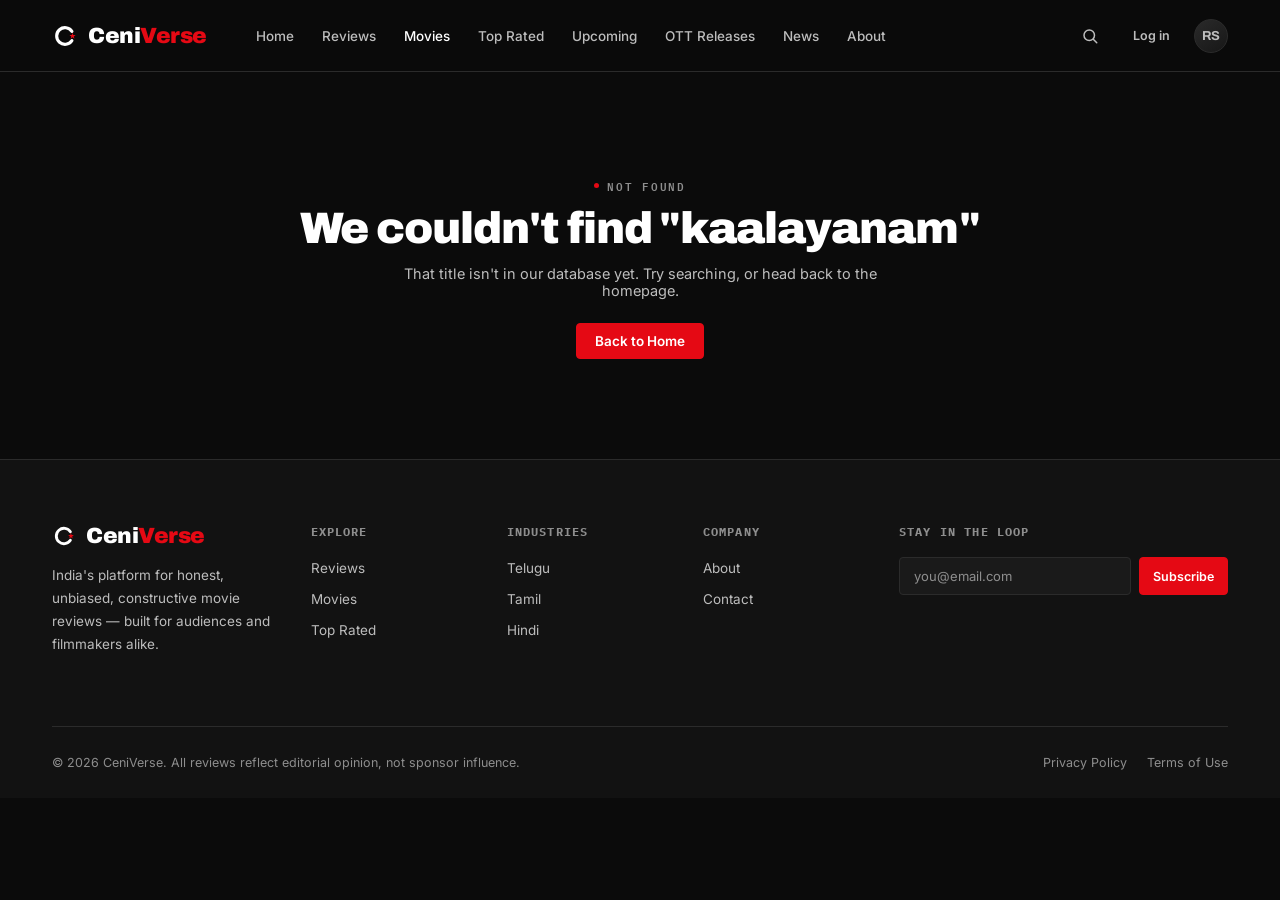
<file: movie.html>
<!DOCTYPE html>
<html lang="en">
<head>
<meta charset="UTF-8">
<meta name="viewport" content="width=device-width, initial-scale=1.0">
<title id="pageTitle">Movie | CeniVerse</title>
<meta name="description" id="metaDescription" content="Indian cinema on CeniVerse.">
<link rel="canonical" id="canonicalLink" href="">
<meta property="og:type" content="video.movie">
<meta property="og:title" id="ogTitle" content="">
<meta property="og:description" id="ogDescription" content="">
<meta property="og:url" id="ogUrl" content="">
<meta name="twitter:card" content="summary_large_image">
<meta name="twitter:title" id="twTitle" content="">
<meta name="twitter:description" id="twDescription" content="">
<script type="application/ld+json" id="movieSchema">{}</script>
<link rel="icon" type="image/svg+xml" href="favicon.svg">
<link rel="stylesheet" href="style.css">
</head>
<body data-movie-slug="">

<!-- ============================= HEADER ============================= -->
<header class="site-header">
  <div class="container">
    <a href="index.html" class="logo">
      <svg class="logo-mark" viewBox="0 0 100 100" xmlns="http://www.w3.org/2000/svg" aria-hidden="true">
        <path d="M 76.53 67.89 A 32 32 0 1 1 76.53 32.11" fill="none" stroke="#FFFFFF" stroke-width="12" stroke-linecap="round"/>
        <path d="M 79.0 37.5 L 82.0 45.87 L 90.89 46.14 L 83.85 51.58 L 86.35 60.11 L 79.0 55.1 L 71.65 60.11 L 74.15 51.58 L 67.11 46.14 L 76.0 45.87 Z" fill="#E50914"/>
      </svg>
      <span class="logo-text">Ceni<span class="logo-accent">Verse</span></span>
    </a>
    <nav class="main-nav" aria-label="Primary">
      <a href="index.html">Home</a>
      <a href="index.html#reviews">Reviews</a>
      <a href="movie.html" class="active">Movies</a>
      <a href="index.html#top-rated">Top Rated</a>
      <a href="index.html#upcoming">Upcoming</a>
      <a href="index.html#ott">OTT Releases</a>
      <a href="index.html#news">News</a>
      <a href="index.html#about">About</a>
    </nav>
    <div class="header-actions">
      <button class="icon-btn" id="searchTrigger" aria-label="Search">
        <svg viewBox="0 0 24 24" stroke-width="2" stroke-linecap="round"><circle cx="11" cy="11" r="7"/><path d="m21 21-4.3-4.3"/></svg>
      </button>
      <a href="#" class="btn btn-ghost btn-sm">Log in</a>
      <a href="#" class="avatar-btn">RS</a>
      <button class="icon-btn mobile-toggle" id="mobileToggle" aria-label="Menu">
        <svg viewBox="0 0 24 24" stroke-width="2" stroke-linecap="round"><path d="M4 6h16M4 12h16M4 18h16"/></svg>
      </button>
    </div>
  </div>
</header>

<nav id="mobileNav" aria-label="Mobile">
  <a href="index.html">Home</a>
  <a href="index.html#reviews">Reviews</a>
  <a href="movie.html">Movies</a>
  <a href="index.html#top-rated">Top Rated</a>
  <a href="index.html#upcoming">Upcoming</a>
  <a href="index.html#ott">OTT Releases</a>
  <a href="index.html#news">News</a>
</nav>

<div id="searchOverlay">
  <div style="width:100%;max-width:620px;padding:0 24px;margin:12vh auto 0;">
    <div style="display:flex;align-items:center;justify-content:space-between;margin-bottom:14px;">
      <span class="eyebrow"><span class="dot"></span>Search CeniVerse</span>
      <button id="searchClose" class="icon-btn" aria-label="Close search">
        <svg viewBox="0 0 24 24" stroke-width="2" stroke-linecap="round"><path d="M6 6l12 12M18 6 6 18"/></svg>
      </button>
    </div>
    <div style="position:relative;">
      <input type="text" id="searchInput" autocomplete="off" placeholder="Search movies, actors, directors, languages, years…" style="width:100%;background:var(--card);border:1px solid var(--border);border-radius:8px;padding:16px 18px;color:#fff;font-size:16px;font-family:var(--font-body);">
      <div id="searchSuggestions" class="search-suggestions" hidden></div>
    </div>
  </div>
</div>

<!-- ============================= LOADING STATE ============================= -->
<div id="loadingState" style="padding:120px 32px;text-align:center;">
  <span class="eyebrow"><span class="dot"></span>Loading</span>
  <p style="color:var(--text-muted);font-size:14px;margin-top:10px;">Fetching movie data…</p>
</div>

<!-- ============================= DETAIL HERO ============================= -->
<section class="detail-hero" id="movieContent" hidden>
  <div class="ph-backdrop detail-backdrop" id="detailBackdrop" data-tone="1"></div>
  <div class="container detail-hero-inner">
    <div>
      <div class="detail-poster ph-poster" id="detailPoster" data-tone="1">
        <div class="ph-mark">
          <div class="ph-glyph" id="posterGlyph"></div>
          <div class="ph-title" id="posterTitle"></div>
          <div class="ph-industry" id="posterIndustry"></div>
        </div>
      </div>
      <div style="display:flex;gap:10px;margin-top:16px;">
        <button class="btn btn-ghost btn-sm" style="flex:1;justify-content:center;" data-toggle="save">
          <svg width="14" height="14" viewBox="0 0 24 24" stroke="currentColor" stroke-width="2" fill="none"><path d="M6 3h12a1 1 0 0 1 1 1v16l-7-4-7 4V4a1 1 0 0 1 1-1z"/></svg>
          <span class="save-label">Watchlist</span>
        </button>
        <button class="icon-btn" aria-label="Share"><svg viewBox="0 0 24 24" stroke-width="2"><circle cx="18" cy="5" r="3"/><circle cx="6" cy="12" r="3"/><circle cx="18" cy="19" r="3"/><path d="M8.6 10.5 15.4 6.5M8.6 13.5l6.8 4"/></svg></button>
      </div>
    </div>

    <div>
      <div class="detail-breadcrumb">
        <a href="index.html">Home</a><span>/</span>
        <span id="breadcrumbLang"></span><span>/</span>
        <span id="breadcrumbTitle"></span>
      </div>

      <h1 class="detail-title" id="detailTitle"></h1>

      <div class="detail-facts" id="detailFacts"></div>

      <div class="hero-rating-row" id="heroRatingRow" style="margin-top:26px;"></div>

      <div class="detail-cta-row">
        <button class="btn" id="trailerCta">
          <svg width="14" height="14" viewBox="0 0 24 24" fill="currentColor"><path d="M8 5v14l11-7z"/></svg>
          Search for trailer
        </button>
      </div>

      <!-- tab bar -->
      <div class="tabbar">
        <button class="active" data-tab="overview">Overview</button>
        <button data-tab="review">Review</button>
        <button data-tab="ratings">Ratings</button>
        <button data-tab="cast">Cast &amp; Crew</button>
        <button data-tab="info">More Info</button>
        <button data-tab="gallery">Gallery</button>
        <button data-tab="reviews">Reviews</button>
      </div>
    </div>
  </div>
</section>

<!-- ============================= TAB CONTENT ============================= -->
<section class="block" style="padding-top:0;" id="tabSection" hidden>
  <div class="container">
    <div class="detail-layout">
      <div>

        <!-- ---------- OVERVIEW ---------- -->
        <div class="tab-panel active" id="tab-overview">
          <div class="review-section">
            <h3>Synopsis</h3>
            <p id="synopsisText"></p>
          </div>

          <div class="review-section" id="awardsBlock" hidden>
            <h3>Awards</h3>
            <p id="awardsText"></p>
          </div>

          <div class="review-section" id="finalVerdictOverviewBlock" hidden>
            <h3>Should You Watch It?</h3>
            <p id="finalVerdictOverviewText"></p>
          </div>

          <div class="review-section" id="notReviewedBlock">
            <div class="not-reviewed-note">
              <svg viewBox="0 0 24 24" width="16" height="16" stroke="currentColor" stroke-width="2" fill="none"><circle cx="12" cy="12" r="10"/><path d="M12 8v5M12 16h.01"/></svg>
              CeniVerse hasn't published an editorial review for this title yet. Everything shown here is factual data only — no scores, ratings or critic verdicts are shown until we have one.
            </div>
          </div>
        </div>

        <!-- ---------- REVIEW ---------- -->
        <div class="tab-panel" id="tab-review">
          <div id="reviewHasContent">
            <div class="review-section" id="reviewParagraphs"></div>

            <div class="pos-neg-grid" id="posNegGrid">
              <div class="pn-card pos">
                <h5>Positives</h5>
                <ul id="positivesList"></ul>
              </div>
              <div class="pn-card neg">
                <h5>Negatives</h5>
                <ul id="negativesList"></ul>
              </div>
            </div>

            <div class="final-verdict-box" id="finalVerdictBox">
              <div class="fv-label">Final Verdict</div>
              <p id="finalVerdictText"></p>
            </div>
          </div>

          <div class="review-section" id="reviewMissingBlock" hidden>
            <div class="not-reviewed-note">
              <svg viewBox="0 0 24 24" width="16" height="16" stroke="currentColor" stroke-width="2" fill="none"><circle cx="12" cy="12" r="10"/><path d="M12 8v5M12 16h.01"/></svg>
              We couldn't find enough independent critical coverage of this title to responsibly summarize a consensus, so CeniVerse hasn't published a review yet.
            </div>
          </div>
        </div>

        <!-- ---------- RATINGS ---------- -->
        <div class="tab-panel" id="tab-ratings">
          <div id="ratingsHasContent">
            <div class="overall-rating-hero">
              <div class="orh-num" id="ceniverseRatingNum"></div>
              <div class="orh-text">
                <div class="orh-title">CeniVerse Editorial Rating</div>
                <p>Our own editorial judgment, formed after reading the real published reviews summarized in the Review tab — not scraped from anywhere, and not shown until we've actually covered the film.</p>
              </div>
            </div>
          </div>

          <div class="review-section" id="ratingsMissingBlock" hidden>
            <div class="not-reviewed-note">
              <svg viewBox="0 0 24 24" width="16" height="16" stroke="currentColor" stroke-width="2" fill="none"><circle cx="12" cy="12" r="10"/><path d="M12 8v5M12 16h.01"/></svg>
              No CeniVerse rating yet — we only rate titles we've actually reviewed.
            </div>
          </div>

          <h3 style="font-family:var(--font-display);font-weight:800;font-size:20px;margin:28px 0 16px;">Public Ratings</h3>
          <div class="crew-grid" id="publicRatingsGrid"></div>
          <p id="publicRatingsEmpty" style="color:var(--text-muted);font-size:13.5px;" hidden>No verified public ratings found for this title yet.</p>

          <h3 style="font-family:var(--font-display);font-weight:800;font-size:20px;margin:28px 0 16px;" id="imdbHeading" hidden>IMDb Rating</h3>
          <div class="overall-rating-hero" id="imdbRatingBlock" hidden style="border-top:none;padding-top:0;">
            <div class="orh-num" id="imdbRatingNum" style="color:var(--accent-2);"></div>
            <div class="orh-text"><div class="orh-title">IMDb</div><p>A real, external rating — not a CeniVerse score.</p></div>
          </div>
        </div>


        <!-- ---------- CAST & CREW ---------- -->
        <div class="tab-panel" id="tab-cast">
          <h3 style="font-family:var(--font-display);font-weight:800;font-size:20px;margin-bottom:20px;">Cast</h3>
          <div class="cast-grid" id="castGrid"></div>

          <h3 style="font-family:var(--font-display);font-weight:800;font-size:20px;margin:36px 0 20px;" id="crewHeading">Crew</h3>
          <div class="crew-grid" id="crewGrid"></div>
        </div>

        <!-- ---------- MORE INFO ---------- -->
        <div class="tab-panel" id="tab-info">
          <h3 style="font-family:var(--font-display);font-weight:800;font-size:20px;margin-bottom:14px;">Details</h3>
          <div class="crew-grid" id="moreInfoGrid"></div>

          <h3 style="font-family:var(--font-display);font-weight:800;font-size:20px;margin:32px 0 14px;">Production</h3>
          <div class="crew-grid" id="productionGrid"></div>

          <div id="sourceNoteBlock" style="margin-top:32px;"></div>
        </div>

        <!-- ---------- GALLERY ---------- -->
        <div class="tab-panel" id="tab-gallery">
          <div class="gallery-note">
            We can't embed the film's real official posters or stills here — those are the studio's copyrighted marketing material, and we don't have the rights to redistribute them. What's shown below is CeniVerse's own generated placeholder art, kept at identical dimensions so the grid still gives you a clean, Netflix-style browsing view.
          </div>
          <div class="gallery-grid" id="galleryGrid"></div>
        </div>

        <!-- ---------- REVIEWS ---------- -->
        <div class="tab-panel" id="tab-reviews">

          <div class="section-head" style="margin-bottom:28px;">
            <div>
              <span class="eyebrow"><span class="dot"></span><span id="reviewCountLabel">— ratings</span></span>
              <h2 style="font-size:22px;margin-top:6px;">Reviewer Opinions</h2>
            </div>
            <span class="see-all" style="font-size:11.5px;">Sorted by most helpful</span>
          </div>

          <!-- ---- add your review ---- -->
          <div class="write-review-card">
            <h4>Add Your Review</h4>
            <div class="wr-disclaimer">
              <b>Before you post:</b> give your honest, constructive opinion. If you loved it, say so — and tell us what worked. If you didn't like it, that's fine too — just explain your reasoning so other readers can trust your take. Please keep it spoiler-free.
            </div>

            <span class="wr-label">Your name</span>
            <input type="text" id="reviewName" class="wr-input" placeholder="How should we credit you?" maxlength="40">

            <span class="wr-label">Your rating</span>
            <div class="wr-stars-input" id="starInput" aria-label="Rate this movie">
              <span data-star="1">★</span><span data-star="2">★</span><span data-star="3">★</span><span data-star="4">★</span><span data-star="5">★</span>
            </div>

            <span class="wr-label">Your verdict</span>
            <div class="wr-verdict-row" id="verdictChips">
              <button type="button" class="wr-chip love" data-verdict="love">Loved it</button>
              <button type="button" class="wr-chip okay" data-verdict="okay">It was okay</button>
              <button type="button" class="wr-chip skip" data-verdict="skip">Didn't like it</button>
            </div>

            <span class="wr-label">Your review</span>
            <textarea rows="5" id="reviewText" placeholder="Tell us why — what worked, what didn't, and who you'd recommend this to…"></textarea>

            <div class="wr-error" id="reviewError" hidden></div>

            <button class="btn btn-accent" id="postReviewBtn" style="width:100%;justify-content:center;margin-top:14px;">
              <span id="postReviewBtnLabel">Post Review</span>
            </button>
            <div class="wr-success" id="reviewSuccess" hidden>
              <svg viewBox="0 0 24 24" width="16" height="16" stroke="currentColor" stroke-width="2.5" fill="none"><path d="M20 6 9 17l-5-5"/></svg>
              Your review is live — thank you for keeping it honest.
            </div>
          </div>

          <!-- ---- dynamic reviewer feed (rendered by script.js) ---- -->
          <div class="reviewer-feed" id="reviewerFeed" aria-live="polite"></div>
          <p class="reviewer-empty-note" id="reviewerEmptyNote" hidden>No one has reviewed this yet — be the first to share an honest opinion.</p>

        </div>

      </div>

      <!-- ============================= SIDEBAR ============================= -->
      <aside>
        <div class="side-card">
          <h4>Movie Info</h4>
          <div id="sidebarMovieInfo"></div>
        </div>

        <div class="side-card" id="dataSourceCard">
          <h4>About This Data</h4>
          <p style="font-size:12.5px;color:var(--text-muted);line-height:1.7;">CeniVerse sources factual movie data from publicly available film databases. We don't publish ratings or reviews for a title until our editorial team has actually covered it.</p>
        </div>

        <div class="side-card">
          <h4>You may also like</h4>
          <div style="display:flex;flex-direction:column;gap:14px;" id="alsoLikeList"></div>
        </div>
      </aside>
    </div>
  </div>
</section>

<!-- ============================= NOT FOUND STATE ============================= -->
<div id="notFoundState" hidden style="padding:100px 32px;text-align:center;">
  <span class="eyebrow"><span class="dot"></span>Not found</span>
  <h1 class="detail-title" style="margin-top:10px;" id="notFoundTitle">We couldn't find that movie</h1>
  <p style="color:var(--text-secondary);font-size:14.5px;margin-top:14px;max-width:520px;margin-left:auto;margin-right:auto;">That title isn't in our database yet. Try searching, or head back to the homepage.</p>
  <a href="index.html" class="btn btn-accent" style="margin-top:24px;">Back to Home</a>
</div>

<!-- ============================= FOOTER ============================= -->
<footer class="footer">
  <div class="container">
    <div class="footer-grid">
      <div>
        <div class="foot-logo">
          <svg class="logo-mark" viewBox="0 0 100 100" xmlns="http://www.w3.org/2000/svg" aria-hidden="true">
        <path d="M 76.53 67.89 A 32 32 0 1 1 76.53 32.11" fill="none" stroke="#FFFFFF" stroke-width="12" stroke-linecap="round"/>
        <path d="M 79.0 37.5 L 82.0 45.87 L 90.89 46.14 L 83.85 51.58 L 86.35 60.11 L 79.0 55.1 L 71.65 60.11 L 74.15 51.58 L 67.11 46.14 L 76.0 45.87 Z" fill="#E50914"/>
      </svg>
          <span class="logo-text">Ceni<span class="logo-accent">Verse</span></span>
        </div>
        <p class="foot-desc">India's platform for honest, unbiased, constructive movie reviews — built for audiences and filmmakers alike.</p>
      </div>
      <div>
        <h4>Explore</h4>
        <ul><li><a href="index.html#reviews">Reviews</a></li><li><a href="movie.html">Movies</a></li><li><a href="index.html#top-rated">Top Rated</a></li></ul>
      </div>
      <div>
        <h4>Industries</h4>
        <ul><li><a href="#">Telugu</a></li><li><a href="#">Tamil</a></li><li><a href="#">Hindi</a></li></ul>
      </div>
      <div>
        <h4>Company</h4>
        <ul><li><a href="index.html#about">About</a></li><li><a href="#">Contact</a></li></ul>
      </div>
      <div>
        <h4>Stay in the loop</h4>
        <div class="news-form"><input type="email" placeholder="you@email.com"><button class="btn btn-accent btn-sm">Subscribe</button></div>
      </div>
    </div>
    <div class="footer-bottom">
      <span>© 2026 CeniVerse. All reviews reflect editorial opinion, not sponsor influence.</span>
      <div class="legal-links"><a href="#">Privacy Policy</a><a href="#">Terms of Use</a></div>
    </div>
  </div>
</footer>

<!-- Movie database and search index are embedded directly (not loaded
     from a sibling file) so this page works no matter how it is opened -
     double-clicked locally, hosted anywhere, or previewed in a sandbox
     that does not serve sibling files. Regenerate both via gen_data.py. -->
<script>
window.CENIVERSE_INDEX = [
  {
    "id": "mana-shankara-vara-prasad-garu",
    "title": "Mana Shankara Vara Prasad Garu",
    "year": 2026,
    "language": "Telugu",
    "director": "Anil Ravipudi",
    "cast": [
      "Chiranjeevi",
      "Nayanthara",
      "Venkatesh",
      "Catherine Tresa",
      "Sachin Khedekar",
      "Zarina Wahab"
    ],
    "genres": [
      "Drama",
      "Family",
      "Comedy"
    ],
    "posterTone": 1,
    "glyph": "M",
    "producers": [
      "Sahu Garapati",
      "Sushmita Konidela"
    ],
    "musicDirector": "Bheems Ceciroleo",
    "poster": "assets/posters/mana-shankara-vara-prasad-garu.jpg"
  },
  {
    "id": "the-raja-saab",
    "title": "The Raja Saab",
    "year": 2026,
    "language": "Telugu",
    "director": "Maruthi",
    "cast": [
      "Prabhas",
      "Sanjay Dutt",
      "Nidhhi Agerwal",
      "Malavika Mohanan",
      "Riddhi Kumar",
      "Zarina Wahab",
      "Boman Irani"
    ],
    "genres": [
      "Horror",
      "Comedy",
      "Romance"
    ],
    "posterTone": 2,
    "glyph": "T",
    "producers": [
      "T. G. Vishwa Prasad",
      "Krithi Prasad"
    ],
    "musicDirector": "Thaman S",
    "poster": "assets/posters/the-raja-saab.jpg"
  },
  {
    "id": "ustaad-bhagat-singh",
    "title": "Ustaad Bhagat Singh",
    "year": 2026,
    "language": "Telugu",
    "director": "Harish Shankar",
    "cast": [
      "Pawan Kalyan",
      "Sreeleela",
      "Raashii Khanna"
    ],
    "genres": [
      "Action",
      "Drama"
    ],
    "posterTone": 3,
    "glyph": "U",
    "producers": [],
    "musicDirector": "Devi Sri Prasad",
    "poster": "assets/posters/ustaad-bhagat-singh.jpg"
  },
  {
    "id": "karuppu",
    "title": "Karuppu",
    "year": 2026,
    "language": "Tamil",
    "director": "RJ Balaji",
    "cast": [
      "Suriya",
      "Trisha Krishnan",
      "RJ Balaji",
      "Indrans"
    ],
    "genres": [
      "Fantasy",
      "Action"
    ],
    "posterTone": 4,
    "glyph": "K",
    "producers": [
      "S. R. Prakash Babu",
      "S. R. Prabhu"
    ],
    "musicDirector": "Sai Abhyankkar",
    "poster": "assets/posters/karuppu.jpg"
  },
  {
    "id": "dhurandhar-the-revenge",
    "title": "Dhurandhar: The Revenge",
    "year": 2026,
    "language": "Hindi",
    "director": "Aditya Dhar",
    "cast": [
      "Ranveer Singh",
      "Arjun Rampal",
      "Sanjay Dutt",
      "R. Madhavan",
      "Sara Arjun",
      "Rakesh Bedi"
    ],
    "genres": [
      "Action",
      "Crime",
      "Thriller"
    ],
    "posterTone": 5,
    "glyph": "D",
    "producers": [
      "Aditya Dhar",
      "Jyoti Deshpande"
    ],
    "musicDirector": null,
    "poster": "assets/posters/dhurandhar-the-revenge.jpg"
  },
  {
    "id": "drishyam-3",
    "title": "Drishyam 3",
    "year": 2026,
    "language": "Malayalam",
    "director": "Jeethu Joseph",
    "cast": [
      "Mohanlal",
      "Meena",
      "Ansiba Hassan",
      "Esther Anil",
      "Siddique",
      "Murali Gopy",
      "Asha Sarath"
    ],
    "genres": [
      "Crime",
      "Drama",
      "Thriller"
    ],
    "posterTone": 6,
    "glyph": "D",
    "producers": [
      "Antony Perumbavoor"
    ],
    "musicDirector": "Anil Johnson",
    "poster": "assets/posters/drishyam-3.jpg"
  },
  {
    "id": "love-mocktail-3",
    "title": "Love Mocktail 3",
    "year": 2026,
    "language": "Kannada",
    "director": "Darling Krishna",
    "cast": [
      "Darling Krishna",
      "Milana Nagaraj",
      "Samvrutha",
      "Rachel David",
      "Amrutha Iyengar"
    ],
    "genres": [
      "Drama",
      "Romance"
    ],
    "posterTone": 7,
    "glyph": "L",
    "producers": [],
    "musicDirector": null,
    "poster": "assets/posters/love-mocktail-3.jpg"
  },
  {
    "id": "border-2",
    "title": "Border 2",
    "year": 2026,
    "language": "Hindi",
    "director": "Anurag Singh",
    "cast": [
      "Sunny Deol",
      "Varun Dhawan",
      "Diljit Dosanjh",
      "Ahan Shetty",
      "Sonam Bajwa",
      "Mona Singh"
    ],
    "genres": [
      "War",
      "Action",
      "Drama"
    ],
    "posterTone": 8,
    "glyph": "B",
    "producers": [
      "Bhushan Kumar",
      "Krishan Kumar",
      "J. P. Dutta",
      "Nidhi Dutta"
    ],
    "musicDirector": "Anu Malik, Mithoon, Vishal Mishra, Sachet-Parampara, Gurmoh",
    "poster": "assets/posters/border-2.jpg"
  },
  {
    "id": "parasakthi",
    "title": "Parasakthi",
    "year": 2026,
    "language": "Tamil",
    "director": "Sudha Kongara",
    "cast": [
      "Sivakarthikeyan",
      "Ravi Mohan",
      "Atharvaa",
      "Sreeleela"
    ],
    "genres": [
      "Action",
      "Drama",
      "History"
    ],
    "posterTone": 1,
    "glyph": "P",
    "producers": [
      "Aakash Baskaran"
    ],
    "musicDirector": "G. V. Prakash Kumar",
    "poster": "assets/posters/parasakthi.jpg"
  },
  {
    "id": "korean-kanakaraju",
    "title": "Korean Kanakaraju",
    "year": 2026,
    "language": "Telugu",
    "director": "Merlapaka Gandhi",
    "cast": [
      "Varun Tej",
      "Ritika Nayak",
      "Satya",
      "Sunil",
      "Muralidhar Goud",
      "Daksha Nagarkar"
    ],
    "genres": [
      "Comedy",
      "Horror"
    ],
    "posterTone": 2,
    "glyph": "K",
    "producers": [
      "Y. Rajeev Reddy",
      "Sai Babu Jagarlamudi"
    ],
    "musicDirector": "S. Thaman",
    "poster": "assets/posters/korean-kanakaraju.jpg"
  },
  {
    "id": "pather-panchali",
    "title": "Pather Panchali",
    "year": 1955,
    "language": "Bengali",
    "director": "Satyajit Ray",
    "cast": [
      "Kanu Bannerjee",
      "Karuna Bannerjee",
      "Subir Banerjee"
    ],
    "genres": [
      "Drama"
    ],
    "posterTone": 3,
    "glyph": "P",
    "producers": [],
    "musicDirector": null,
    "poster": null
  },
  {
    "id": "mother-india",
    "title": "Mother India",
    "year": 1957,
    "language": "Hindi",
    "director": "Mehboob Khan",
    "cast": [
      "Nargis",
      "Sunil Dutt",
      "Rajendra Kumar"
    ],
    "genres": [
      "Drama"
    ],
    "posterTone": 4,
    "glyph": "M",
    "producers": [],
    "musicDirector": null,
    "poster": null
  },
  {
    "id": "pyaasa",
    "title": "Pyaasa",
    "year": 1957,
    "language": "Hindi",
    "director": "Guru Dutt",
    "cast": [
      "Guru Dutt",
      "Waheeda Rehman",
      "Mala Sinha"
    ],
    "genres": [
      "Drama"
    ],
    "posterTone": 5,
    "glyph": "P",
    "producers": [],
    "musicDirector": null,
    "poster": null
  },
  {
    "id": "mughal-e-azam",
    "title": "Mughal-E-Azam",
    "year": 1960,
    "language": "Hindi",
    "director": "K. Asif",
    "cast": [
      "Prithviraj Kapoor",
      "Dilip Kumar",
      "Madhubala"
    ],
    "genres": [
      "Historical",
      "Drama",
      "Romance"
    ],
    "posterTone": 6,
    "glyph": "M",
    "producers": [],
    "musicDirector": null,
    "poster": null
  },
  {
    "id": "sholay",
    "title": "Sholay",
    "year": 1975,
    "language": "Hindi",
    "director": "Ramesh Sippy",
    "cast": [
      "Dharmendra",
      "Amitabh Bachchan",
      "Hema Malini",
      "Amjad Khan"
    ],
    "genres": [
      "Action",
      "Adventure",
      "Drama"
    ],
    "posterTone": 7,
    "glyph": "S",
    "producers": [],
    "musicDirector": null,
    "poster": null
  },
  {
    "id": "nayakan",
    "title": "Nayakan",
    "year": 1987,
    "language": "Tamil",
    "director": "Mani Ratnam",
    "cast": [
      "Kamal Haasan",
      "Saranya Ponvannan"
    ],
    "genres": [
      "Crime",
      "Drama"
    ],
    "posterTone": 8,
    "glyph": "N",
    "producers": [],
    "musicDirector": null,
    "poster": null
  },
  {
    "id": "dilwale-dulhania-le-jayenge",
    "title": "Dilwale Dulhania Le Jayenge",
    "year": 1995,
    "language": "Hindi",
    "director": "Aditya Chopra",
    "cast": [
      "Shah Rukh Khan",
      "Kajol"
    ],
    "genres": [
      "Romance",
      "Drama"
    ],
    "posterTone": 1,
    "glyph": "D",
    "producers": [],
    "musicDirector": null,
    "poster": null
  },
  {
    "id": "lagaan",
    "title": "Lagaan",
    "year": 2001,
    "language": "Hindi",
    "director": "Ashutosh Gowariker",
    "cast": [
      "Aamir Khan",
      "Gracy Singh"
    ],
    "genres": [
      "Sport",
      "Drama",
      "Musical"
    ],
    "posterTone": 2,
    "glyph": "L",
    "producers": [],
    "musicDirector": null,
    "poster": null
  },
  {
    "id": "3-idiots",
    "title": "3 Idiots",
    "year": 2009,
    "language": "Hindi",
    "director": "Rajkumar Hirani",
    "cast": [
      "Aamir Khan",
      "R. Madhavan",
      "Sharman Joshi",
      "Kareena Kapoor"
    ],
    "genres": [
      "Comedy",
      "Drama"
    ],
    "posterTone": 3,
    "glyph": "3",
    "producers": [],
    "musicDirector": null,
    "poster": null
  },
  {
    "id": "drishyam",
    "title": "Drishyam",
    "year": 2013,
    "language": "Malayalam",
    "director": "Jeethu Joseph",
    "cast": [
      "Mohanlal",
      "Meena"
    ],
    "genres": [
      "Crime",
      "Drama",
      "Thriller"
    ],
    "posterTone": 4,
    "glyph": "D",
    "producers": [],
    "musicDirector": null,
    "poster": null
  },
  {
    "id": "baahubali-the-beginning",
    "title": "Baahubali: The Beginning",
    "year": 2015,
    "language": "Telugu",
    "director": "S. S. Rajamouli",
    "cast": [
      "Prabhas",
      "Rana Daggubati",
      "Anushka Shetty",
      "Tamannaah"
    ],
    "genres": [
      "Action",
      "Drama"
    ],
    "posterTone": 5,
    "glyph": "B",
    "producers": [],
    "musicDirector": null,
    "poster": null
  },
  {
    "id": "baahubali-2-the-conclusion",
    "title": "Baahubali 2: The Conclusion",
    "year": 2017,
    "language": "Telugu",
    "director": "S. S. Rajamouli",
    "cast": [
      "Prabhas",
      "Rana Daggubati",
      "Anushka Shetty",
      "Ramya Krishnan"
    ],
    "genres": [
      "Action",
      "Drama"
    ],
    "posterTone": 6,
    "glyph": "B",
    "producers": [],
    "musicDirector": null,
    "poster": null
  },
  {
    "id": "andhadhun",
    "title": "Andhadhun",
    "year": 2018,
    "language": "Hindi",
    "director": "Sriram Raghavan",
    "cast": [
      "Ayushmann Khurrana",
      "Tabu",
      "Radhika Apte"
    ],
    "genres": [
      "Crime",
      "Thriller"
    ],
    "posterTone": 7,
    "glyph": "A",
    "producers": [],
    "musicDirector": null,
    "poster": null
  },
  {
    "id": "tumbbad",
    "title": "Tumbbad",
    "year": 2018,
    "language": "Hindi",
    "director": "Rahi Anil Barve",
    "cast": [
      "Sohum Shah"
    ],
    "genres": [
      "Horror",
      "Fantasy"
    ],
    "posterTone": 8,
    "glyph": "T",
    "producers": [],
    "musicDirector": null,
    "poster": null
  },
  {
    "id": "kgf-chapter-1",
    "title": "K.G.F: Chapter 1",
    "year": 2018,
    "language": "Kannada",
    "director": "Prashanth Neel",
    "cast": [
      "Yash",
      "Srinidhi Shetty"
    ],
    "genres": [
      "Action",
      "Crime"
    ],
    "posterTone": 1,
    "glyph": "K",
    "producers": [],
    "musicDirector": null,
    "poster": null
  },
  {
    "id": "gully-boy",
    "title": "Gully Boy",
    "year": 2019,
    "language": "Hindi",
    "director": "Zoya Akhtar",
    "cast": [
      "Ranveer Singh",
      "Alia Bhatt"
    ],
    "genres": [
      "Drama",
      "Music"
    ],
    "posterTone": 2,
    "glyph": "G",
    "producers": [],
    "musicDirector": null,
    "poster": null
  },
  {
    "id": "article-15",
    "title": "Article 15",
    "year": 2019,
    "language": "Hindi",
    "director": "Anubhav Sinha",
    "cast": [
      "Ayushmann Khurrana"
    ],
    "genres": [
      "Crime",
      "Drama"
    ],
    "posterTone": 3,
    "glyph": "A",
    "producers": [],
    "musicDirector": null,
    "poster": null
  },
  {
    "id": "super-deluxe",
    "title": "Super Deluxe",
    "year": 2019,
    "language": "Tamil",
    "director": "Thiagarajan Kumararaja",
    "cast": [
      "Vijay Sethupathi",
      "Samantha",
      "Fahadh Faasil"
    ],
    "genres": [
      "Drama"
    ],
    "posterTone": 4,
    "glyph": "S",
    "producers": [],
    "musicDirector": null,
    "poster": null
  },
  {
    "id": "kumbalangi-nights",
    "title": "Kumbalangi Nights",
    "year": 2019,
    "language": "Malayalam",
    "director": "Madhu C. Narayanan",
    "cast": [
      "Soubin Shahir",
      "Fahadh Faasil",
      "Shane Nigam"
    ],
    "genres": [
      "Drama"
    ],
    "posterTone": 5,
    "glyph": "K",
    "producers": [],
    "musicDirector": null,
    "poster": null
  },
  {
    "id": "sairat",
    "title": "Sairat",
    "year": 2016,
    "language": "Marathi",
    "director": "Nagraj Manjule",
    "cast": [
      "Rinku Rajguru",
      "Akash Thosar"
    ],
    "genres": [
      "Romance",
      "Drama"
    ],
    "posterTone": 6,
    "glyph": "S",
    "producers": [],
    "musicDirector": null,
    "poster": null
  },
  {
    "id": "jai-bhim",
    "title": "Jai Bhim",
    "year": 2021,
    "language": "Tamil",
    "director": "T. J. Gnanavel",
    "cast": [
      "Suriya",
      "Lijomol Jose"
    ],
    "genres": [
      "Crime",
      "Drama"
    ],
    "posterTone": 7,
    "glyph": "J",
    "producers": [],
    "musicDirector": null,
    "poster": null
  },
  {
    "id": "kgf-chapter-2",
    "title": "K.G.F: Chapter 2",
    "year": 2022,
    "language": "Kannada",
    "director": "Prashanth Neel",
    "cast": [
      "Yash",
      "Sanjay Dutt",
      "Raveena Tandon",
      "Srinidhi Shetty"
    ],
    "genres": [
      "Action",
      "Crime"
    ],
    "posterTone": 8,
    "glyph": "K",
    "producers": [],
    "musicDirector": null,
    "poster": null
  },
  {
    "id": "rrr",
    "title": "RRR",
    "year": 2022,
    "language": "Telugu",
    "director": "S. S. Rajamouli",
    "cast": [
      "N. T. Rama Rao Jr.",
      "Ram Charan",
      "Alia Bhatt",
      "Ajay Devgn"
    ],
    "genres": [
      "Action",
      "Drama",
      "Period"
    ],
    "posterTone": 1,
    "glyph": "R",
    "producers": [],
    "musicDirector": null,
    "poster": null
  },
  {
    "id": "kantara",
    "title": "Kantara",
    "year": 2022,
    "language": "Kannada",
    "director": "Rishab Shetty",
    "cast": [
      "Rishab Shetty",
      "Sapthami Gowda"
    ],
    "genres": [
      "Action",
      "Drama",
      "Mystery"
    ],
    "posterTone": 2,
    "glyph": "K",
    "producers": [],
    "musicDirector": null,
    "poster": null
  },
  {
    "id": "vikram",
    "title": "Vikram",
    "year": 2022,
    "language": "Tamil",
    "director": "Lokesh Kanagaraj",
    "cast": [
      "Kamal Haasan",
      "Vijay Sethupathi",
      "Fahadh Faasil"
    ],
    "genres": [
      "Action",
      "Crime",
      "Thriller"
    ],
    "posterTone": 3,
    "glyph": "V",
    "producers": [],
    "musicDirector": null,
    "poster": null
  }
];

window.CENIVERSE_DB = {
  "mana-shankara-vara-prasad-garu": {
    "id": "mana-shankara-vara-prasad-garu",
    "title": "Mana Shankara Vara Prasad Garu",
    "originalTitle": "Mana Shankara Vara Prasad Garu",
    "year": 2026,
    "language": "Telugu",
    "country": "India",
    "genres": [
      "Drama",
      "Family",
      "Comedy"
    ],
    "director": "Anil Ravipudi",
    "writer": "Anil Ravipudi",
    "producers": [
      "Sahu Garapati",
      "Sushmita Konidela"
    ],
    "musicDirector": "Bheems Ceciroleo",
    "cinematographer": "Sameer Reddy",
    "editor": "Tammiraju",
    "cast": [
      {
        "name": "Chiranjeevi",
        "character": "Shankara Vara Prasad"
      },
      {
        "name": "Nayanthara",
        "character": "Sasirekha"
      },
      {
        "name": "Venkatesh"
      },
      {
        "name": "Catherine Tresa"
      },
      {
        "name": "Sachin Khedekar"
      },
      {
        "name": "Zarina Wahab"
      }
    ],
    "productionCompanies": [
      "Shine Screens",
      "Gold Box Entertainments"
    ],
    "budget": null,
    "boxOffice": "₹300-400 crore (worldwide, estimates vary by source)",
    "ottPlatform": "Not yet announced",
    "releaseDate": "2026-01-12",
    "runtime": null,
    "certification": null,
    "synopsis": "A Sankranthi-season Telugu family entertainer starring Chiranjeevi, Nayanthara and Venkatesh, directed by Anil Ravipudi. It became the highest-grossing Telugu film of 2026.",
    "review": {
      "Story": "A National Security officer with a broken marriage tries to reconnect with his estranged wife and children while juggling his covert duties - a premise the film treats mostly as an excuse for family sentiment rather than drama.",
      "Direction": "Anil Ravipudi leans on his familiar formula of an action-hero backstory blended with domestic comedy. The first half is genuinely engaging; momentum drops once the plot settles into a predictable villain track.",
      "Performances": "Chiranjeevi is the film's biggest asset - several reviewers called it his most free-flowing comic performance in years, including wordless scenes played entirely through expression. Nayanthara and Venkatesh provide solid support but get little to do beyond complementing the star.",
      "Music": "Bheems Ceciroleo's soundtrack, including the well-received track \"Meesala Pilla,\" is one of the film's more consistent pleasures.",
      "Editing": "Tammiraju's cut keeps the first half brisk, but the back half sags under repetitive scenes a tighter edit could have trimmed."
    },
    "positives": [
      "Chiranjeevi's most engaged comic performance in years",
      "A strong, breezy first half",
      "The soundtrack, especially \"Meesala Pilla\"",
      "Warm chemistry between the lead pair"
    ],
    "negatives": [
      "A second half that leans on a generic villain track",
      "A predictable, low-stakes climax",
      "The central marital conflict feels manufactured rather than earned"
    ],
    "finalVerdict": "A pleasant Sankranthi entertainer carried almost entirely by Chiranjeevi's comic timing - satisfying for fans, less essential if you want a tightly written drama.",
    "ceniverseRating": 6.2,
    "publicRatings": [
      {
        "source": "123telugu",
        "value": "3.25 / 5"
      },
      {
        "source": "Great Andhra",
        "value": "2.5 / 5"
      }
    ],
    "imdbRating": null,
    "awards": null,
    "sourceNote": "Wikipedia; reviews from 123telugu, Great Andhra, Deccan Chronicle, Gulte, Hollywood Reporter India",
    "posterTone": 1,
    "backdropTone": 1,
    "glyph": "M",
    "poster": "assets/posters/mana-shankara-vara-prasad-garu.jpg"
  },
  "the-raja-saab": {
    "id": "the-raja-saab",
    "title": "The Raja Saab",
    "originalTitle": "The Raja Saab",
    "year": 2026,
    "language": "Telugu",
    "country": "India",
    "genres": [
      "Horror",
      "Comedy",
      "Romance"
    ],
    "director": "Maruthi",
    "writer": "Maruthi",
    "producers": [
      "T. G. Vishwa Prasad",
      "Krithi Prasad"
    ],
    "musicDirector": "Thaman S",
    "cinematographer": "Karthik Palani",
    "editor": "Kotagiri Venkateswara Rao",
    "cast": [
      {
        "name": "Prabhas",
        "character": "Raju"
      },
      {
        "name": "Sanjay Dutt",
        "character": "Pekamedala Kanakaraju"
      },
      {
        "name": "Nidhhi Agerwal"
      },
      {
        "name": "Malavika Mohanan"
      },
      {
        "name": "Riddhi Kumar"
      },
      {
        "name": "Zarina Wahab",
        "character": "Gangamma"
      },
      {
        "name": "Boman Irani"
      }
    ],
    "productionCompanies": [
      "People Media Factory",
      "IVY Entertainment"
    ],
    "budget": null,
    "boxOffice": "₹208.38 crore (worldwide)",
    "ottPlatform": "Not yet announced",
    "releaseDate": "2026-01-09",
    "runtime": 190,
    "certification": null,
    "synopsis": "A horror-comedy starring Prabhas as a young man caring for his grandmother, whose Alzheimer's-clouded memories of an exiled exorcist grandfather pull the family into supernatural territory. One of Prabhas's first genre departures.",
    "review": {
      "Story": "Raju cares for his grandmother Gangamma, an Alzheimer's patient clinging to memories of her exiled exorcist husband - a promising emotional hook the film largely abandons for genre spectacle.",
      "Direction": "Maruthi struggles to reconcile Prabhas's stardom with a horror-comedy tone, leaning on loud background music and broad supporting performances rather than a coherent scare-comedy rhythm.",
      "Performances": "Prabhas visibly enjoys the change of pace and lands a handful of genuine laughs; Zarina Wahab brings real dignity to the grandmother role. Sanjay Dutt is left with an underwritten antagonist.",
      "Music": "Thaman S's score was singled out by several critics as excessive - loud in places that needed restraint.",
      "Cinematography": "Handsomely mounted with real scale, though the horror sequences' visual effects drew criticism for looking unfinished."
    },
    "positives": [
      "Prabhas visibly enjoying a genre change of pace",
      "Zarina Wahab's emotionally grounded performance",
      "A handful of genuinely funny scenes"
    ],
    "negatives": [
      "A muddled horror-comedy tone that satisfies neither genre fully",
      "An overloud, directionless background score",
      "Weak visual effects in key horror sequences",
      "An overlong, unfocused screenplay"
    ],
    "finalVerdict": "One of the more divisive big releases of the year - most critics called it a misfire despite Prabhas's efforts, with only scattered defenders among genre-comedy fans.",
    "ceniverseRating": 4.5,
    "publicRatings": [
      {
        "source": "Rotten Tomatoes Tomatometer",
        "value": "39%"
      },
      {
        "source": "123telugu",
        "value": "2.75 / 5"
      }
    ],
    "imdbRating": null,
    "awards": null,
    "sourceNote": "Rotten Tomatoes; reviews from 123telugu, Koimoi, The Indian Express, NDTV, Hindustan Times, The Hollywood Reporter India",
    "posterTone": 2,
    "backdropTone": 2,
    "glyph": "T",
    "poster": "assets/posters/the-raja-saab.jpg"
  },
  "ustaad-bhagat-singh": {
    "id": "ustaad-bhagat-singh",
    "title": "Ustaad Bhagat Singh",
    "originalTitle": "Ustaad Bhagat Singh",
    "year": 2026,
    "language": "Telugu",
    "country": "India",
    "genres": [
      "Action",
      "Drama"
    ],
    "director": "Harish Shankar",
    "writer": "Harish Shankar",
    "producers": [],
    "musicDirector": "Devi Sri Prasad",
    "cinematographer": null,
    "editor": null,
    "cast": [
      {
        "name": "Pawan Kalyan",
        "character": "Bhagat Singh"
      },
      {
        "name": "Sreeleela"
      },
      {
        "name": "Raashii Khanna"
      }
    ],
    "productionCompanies": [
      "Mythri Movie Makers"
    ],
    "budget": null,
    "boxOffice": "₹97 crore (worldwide)",
    "ottPlatform": "Netflix",
    "releaseDate": "2026-03-19",
    "runtime": 150,
    "certification": null,
    "synopsis": "Inspired by his teacher, who named him Bhagat Singh and shaped his values, a tribal boy grows up rooted in strong morals and unwavering courage, standing firm against injustice despite overwhelming odds.",
    "review": {
      "Story": "A tribal boy raised on the values of his namesake grows into a righteous vigilante - a familiar underdog-to-avenger arc stretched across multiple timelines.",
      "Direction": "Harish Shankar's screenplay struggles to juggle its parallel timelines; several critics felt the film leaned heavily on political messaging aimed at Pawan Kalyan's core fanbase rather than a wider audience.",
      "Performances": "Pawan Kalyan commits fully to the mass-hero register the film wants, though reviewers were split on whether that register still lands in 2026's action landscape.",
      "Music": "Devi Sri Prasad's score does much of the heavy lifting in the film's mass moments, even where the writing around them falters."
    },
    "positives": [
      "Pawan Kalyan's committed screen presence",
      "A handful of well-mounted mass moments",
      "Devi Sri Prasad's score"
    ],
    "negatives": [
      "A disjointed, multi-timeline structure",
      "Heavy political messaging that several critics felt overwhelmed the story",
      "A formula that feels dated next to 2026's bigger action releases"
    ],
    "finalVerdict": "Plays best for Pawan Kalyan's committed fanbase; most critics found it a rehash that doesn't fully justify its runtime.",
    "ceniverseRating": 4.5,
    "publicRatings": [
      {
        "source": "Rotten Tomatoes Tomatometer",
        "value": "77%"
      },
      {
        "source": "The Indian Express",
        "value": "1.5 / 5"
      },
      {
        "source": "Filmfare",
        "value": "2.5 / 5"
      }
    ],
    "imdbRating": null,
    "awards": null,
    "sourceNote": "Rotten Tomatoes; reviews from The Indian Express, Filmfare, Rediff, Culture Mix, The Hindu, The Hollywood Reporter India",
    "posterTone": 3,
    "backdropTone": 3,
    "glyph": "U",
    "poster": "assets/posters/ustaad-bhagat-singh.jpg"
  },
  "karuppu": {
    "id": "karuppu",
    "title": "Karuppu",
    "originalTitle": "Karuppu",
    "year": 2026,
    "language": "Tamil",
    "country": "India",
    "genres": [
      "Fantasy",
      "Action"
    ],
    "director": "RJ Balaji",
    "writer": "RJ Balaji",
    "producers": [
      "S. R. Prakash Babu",
      "S. R. Prabhu"
    ],
    "musicDirector": "Sai Abhyankkar",
    "cinematographer": "G. K. Vishnu",
    "editor": "R. Kalaivanan",
    "cast": [
      {
        "name": "Suriya",
        "character": "Vettai Karuppu"
      },
      {
        "name": "Trisha Krishnan"
      },
      {
        "name": "RJ Balaji"
      },
      {
        "name": "Indrans"
      }
    ],
    "productionCompanies": [
      "Dream Warrior Pictures"
    ],
    "budget": "est. ₹130-140 crore",
    "boxOffice": "est. ₹300 crore+ (worldwide)",
    "ottPlatform": "Not yet announced",
    "releaseDate": "2026-05-15",
    "runtime": 152,
    "certification": null,
    "synopsis": "In a world where justice falters, guardian deity Vettai Karuppu takes the guise of a lawyer to battle a corrupt legal system preying on the powerless.",
    "review": {
      "Story": "A guardian deity takes the guise of a lawyer to battle a corrupt legal system - an old-school good-versus-evil premise treated with mythological scale.",
      "Direction": "RJ Balaji leans fully into mass spectacle. Critics widely praised the first half's energy and craft, though the film loses some of that control in the second half.",
      "Performances": "Suriya is repeatedly singled out as the film's biggest asset - critics called it one of his most committed, elevated performances in years.",
      "Cinematography": "G. K. Vishnu's frame and the film's technical polish were called out as key to its strongest \"elevation\" moments."
    },
    "positives": [
      "Suriya delivering one of his most committed performances in years",
      "A genuinely strong, well-mounted first half",
      "An ambitious mix of mythology with mass entertainment"
    ],
    "negatives": [
      "A second half critics found noticeably weaker than the first",
      "Some imbalance between mythology, message and mass entertainment",
      "Occasionally settles for routine spectacle over its own bolder ideas"
    ],
    "finalVerdict": "Karuppu doesn't fully stick the landing, but a committed Suriya and a strong first half make it one of the year's more satisfying mass entertainers - it became the highest-grossing Tamil film of 2026.",
    "ceniverseRating": 6.8,
    "publicRatings": [
      {
        "source": "Rotten Tomatoes critic excerpts",
        "value": "~3 / 5 average across tracked reviews"
      }
    ],
    "imdbRating": null,
    "awards": null,
    "sourceNote": "Rotten Tomatoes; Letterboxd; Republic World box-office coverage",
    "posterTone": 4,
    "backdropTone": 4,
    "glyph": "K",
    "poster": "assets/posters/karuppu.jpg"
  },
  "dhurandhar-the-revenge": {
    "id": "dhurandhar-the-revenge",
    "title": "Dhurandhar: The Revenge",
    "originalTitle": "Dhurandhar: The Revenge",
    "year": 2026,
    "language": "Hindi",
    "country": "India",
    "genres": [
      "Action",
      "Crime",
      "Thriller"
    ],
    "director": "Aditya Dhar",
    "writer": "Aditya Dhar (additional screenplay: Shivkumar V. Panicker, Ojas Gautam)",
    "producers": [
      "Aditya Dhar",
      "Jyoti Deshpande"
    ],
    "musicDirector": null,
    "cinematographer": null,
    "editor": null,
    "cast": [
      {
        "name": "Ranveer Singh",
        "character": "Jaskirat Singh Rangi / Hamza Ali Mazari"
      },
      {
        "name": "Arjun Rampal"
      },
      {
        "name": "Sanjay Dutt"
      },
      {
        "name": "R. Madhavan"
      },
      {
        "name": "Sara Arjun"
      },
      {
        "name": "Rakesh Bedi"
      }
    ],
    "productionCompanies": [
      "Jio Studios",
      "B62 Studios"
    ],
    "budget": "₹250-255 crore (combined with Part 1)",
    "boxOffice": "₹1,851.26 crore (worldwide)",
    "ottPlatform": "Netflix",
    "releaseDate": "2026-03-19",
    "runtime": 229,
    "certification": "A",
    "synopsis": "Hamza Ali Mazari, whose real identity is Jaskirat Singh Rangi, continues his undercover intelligence operation within Pakistan's criminal and political underworld - the second half of a two-part spy thriller.",
    "review": {
      "Story": "A deep-cover Indian agent's brutal campaign inside Pakistan's criminal underworld continues, opening with an extended flashback into his origin before catching up with the first film's timeline.",
      "Direction": "Aditya Dhar doubles down on scale and violence. Several critics praised his conviction and risk-taking, while others - including a number of international outlets - felt the film's political messaging overwhelmed its craft.",
      "Performances": "Ranveer Singh drew some of the strongest reviews of his career, particularly in the film's emotional passages; Arjun Rampal and Sanjay Dutt anchor the supporting cast.",
      "Editing": "At nearly four hours combined with its predecessor, multiple reviewers flagged pacing and an overstuffed structure as the film's biggest weakness."
    },
    "positives": [
      "Ranveer Singh in what several critics called his most accomplished performance yet",
      "Ambitious scale and technical polish",
      "A genuinely gripping opening chapter"
    ],
    "negatives": [
      "A very long runtime that multiple reviewers felt was overstuffed",
      "Politically charged content that sharply divided critics - some called it propaganda",
      "Uneven pacing in the back half"
    ],
    "finalVerdict": "Critical reception was sharply split: Indian trade press mostly celebrated it as a Ranveer Singh-powered spectacle, while several international outlets criticized its length and political framing. A box-office phenomenon either way.",
    "ceniverseRating": 6.0,
    "publicRatings": [
      {
        "source": "Rotten Tomatoes Tomatometer",
        "value": "42%"
      },
      {
        "source": "Bollywood Hungama",
        "value": "4.5 / 5"
      }
    ],
    "imdbRating": null,
    "awards": null,
    "sourceNote": "Rotten Tomatoes; reviews from Bollywood Hungama, Variety, Gulf News, IGN Movies",
    "posterTone": 5,
    "backdropTone": 5,
    "glyph": "D",
    "poster": "assets/posters/dhurandhar-the-revenge.jpg"
  },
  "drishyam-3": {
    "id": "drishyam-3",
    "title": "Drishyam 3",
    "originalTitle": "Drishyam 3",
    "year": 2026,
    "language": "Malayalam",
    "country": "India",
    "genres": [
      "Crime",
      "Drama",
      "Thriller"
    ],
    "director": "Jeethu Joseph",
    "writer": "Jeethu Joseph",
    "producers": [
      "Antony Perumbavoor"
    ],
    "musicDirector": "Anil Johnson",
    "cinematographer": "Sateesh Kurup",
    "editor": "Vinayak VS",
    "cast": [
      {
        "name": "Mohanlal",
        "character": "Georgekutty"
      },
      {
        "name": "Meena",
        "character": "Rani"
      },
      {
        "name": "Ansiba Hassan",
        "character": "Anju"
      },
      {
        "name": "Esther Anil"
      },
      {
        "name": "Siddique"
      },
      {
        "name": "Murali Gopy"
      },
      {
        "name": "Asha Sarath"
      }
    ],
    "productionCompanies": [
      "Aashirvad Cinemas",
      "Pen Studios",
      "Panorama Studios"
    ],
    "budget": null,
    "boxOffice": "₹241 crore (worldwide, estimates vary by source)",
    "ottPlatform": "Not yet announced",
    "releaseDate": "2026-05-21",
    "runtime": 160,
    "certification": null,
    "synopsis": "The concluding chapter of the Drishyam trilogy: years after the events of Drishyam 2, Georgekutty has rebuilt a public life around his family's ordeal - but the past refuses to stay buried.",
    "review": {
      "Story": "Years after the events of Drishyam 2, Georgekutty has turned his family's ordeal into a hit film as a producer - but the past resurfaces to threaten them once more.",
      "Direction": "Jeethu Joseph closes out the trilogy with what multiple reviewers called his most emotionally assured entry yet, balancing the franchise's procedural tension with real family drama.",
      "Performances": "Mohanlal's performance was widely singled out as a series-best, with critical reception and box-office momentum both pointing to the film's success."
    },
    "positives": [
      "Mohanlal in what critics called a career-defining performance",
      "A genuinely gripping conclusion to the trilogy",
      "Strong emotional stakes for the whole family ensemble"
    ],
    "negatives": [
      "A long runtime a few reviewers felt could have been tightened",
      "Some franchise fatigue for viewers less invested in the earlier films"
    ],
    "finalVerdict": "A strong, emotionally satisfying close to the Drishyam trilogy - reviews were largely positive, and it became the highest-grossing film in the franchise.",
    "ceniverseRating": 8.0,
    "publicRatings": [
      {
        "source": "Aggregated critic reception",
        "value": "largely positive across reviews found (4+ / 5 typical)"
      }
    ],
    "imdbRating": null,
    "awards": null,
    "sourceNote": "Reviews and box-office coverage from Republic World, indian.community, Gulf News",
    "posterTone": 6,
    "backdropTone": 6,
    "glyph": "D",
    "poster": "assets/posters/drishyam-3.jpg"
  },
  "love-mocktail-3": {
    "id": "love-mocktail-3",
    "title": "Love Mocktail 3",
    "originalTitle": "Love Mocktail 3",
    "year": 2026,
    "language": "Kannada",
    "country": "India",
    "genres": [
      "Drama",
      "Romance"
    ],
    "director": "Darling Krishna",
    "writer": null,
    "producers": [],
    "musicDirector": null,
    "cinematographer": null,
    "editor": null,
    "cast": [
      {
        "name": "Darling Krishna"
      },
      {
        "name": "Milana Nagaraj"
      },
      {
        "name": "Samvrutha"
      },
      {
        "name": "Rachel David"
      },
      {
        "name": "Amrutha Iyengar"
      }
    ],
    "productionCompanies": [
      "KrissMi Films",
      "Krishna Talkies"
    ],
    "budget": null,
    "boxOffice": null,
    "ottPlatform": "Not yet announced",
    "releaseDate": "2026-03-19",
    "runtime": 134,
    "certification": "U/A",
    "synopsis": "Adi's life takes an unexpected turn after he and his family adopt Nidhi - but their newfound contentment is soon jeopardised by a series of disturbing events. The third and final chapter of the Love Mocktail trilogy.",
    "review": null,
    "positives": [],
    "negatives": [],
    "finalVerdict": null,
    "ceniverseRating": null,
    "publicRatings": [],
    "imdbRating": null,
    "awards": null,
    "sourceNote": "Wikipedia; official release poster. We could not find enough independent critical coverage to responsibly summarize a consensus, so no review or rating is shown for this title yet.",
    "posterTone": 7,
    "backdropTone": 7,
    "glyph": "L",
    "poster": "assets/posters/love-mocktail-3.jpg"
  },
  "border-2": {
    "id": "border-2",
    "title": "Border 2",
    "originalTitle": "Border 2",
    "year": 2026,
    "language": "Hindi",
    "country": "India",
    "genres": [
      "War",
      "Action",
      "Drama"
    ],
    "director": "Anurag Singh",
    "writer": null,
    "producers": [
      "Bhushan Kumar",
      "Krishan Kumar",
      "J. P. Dutta",
      "Nidhi Dutta"
    ],
    "musicDirector": "Anu Malik, Mithoon, Vishal Mishra, Sachet-Parampara, Gurmoh",
    "cinematographer": "Anshul Chobey",
    "editor": "Manish More",
    "cast": [
      {
        "name": "Sunny Deol",
        "character": "Lt Col Fateh Singh Kaler"
      },
      {
        "name": "Varun Dhawan",
        "character": "Major Hoshiar Singh Dahiya"
      },
      {
        "name": "Diljit Dosanjh",
        "character": "Flying Officer Nirmal Jit Singh Sekhon"
      },
      {
        "name": "Ahan Shetty",
        "character": "Lt Cdr Mahendra S. Rawat"
      },
      {
        "name": "Sonam Bajwa"
      },
      {
        "name": "Mona Singh"
      }
    ],
    "productionCompanies": [
      "T-Series Films",
      "J. P. Films"
    ],
    "budget": "₹275 crore",
    "boxOffice": "₹464.5 crore (worldwide)",
    "ottPlatform": "Netflix",
    "releaseDate": "2026-01-23",
    "runtime": 201,
    "certification": "U/A",
    "synopsis": "A spiritual successor to J. P. Dutta's 1997 war classic Border: four officers trained together at the National War Academy reunite at a wedding before being urgently called to defend the border during the 1971 Indo-Pakistani war. Released over the Republic Day weekend.",
    "review": {
      "Story": "Four officers trained together at the National War Academy reunite at a wedding before being called to defend the border during the 1971 war - a large ensemble war drama in the mould of the original Border.",
      "Direction": "Anurag Singh delivers a heartfelt, patriotic war epic that most critics found effective, if occasionally stretched and repetitive in its back half.",
      "Performances": "Sunny Deol drew consistent praise for a commanding, emotionally grounded performance; Diljit Dosanjh and Varun Dhawan were also singled out, though a few reviewers found Dhawan's accent work inconsistent.",
      "Music": "Nostalgic, emotionally-pitched music from a multi-composer team was frequently cited as one of the film's stronger elements."
    },
    "positives": [
      "Sunny Deol's commanding, emotionally grounded lead performance",
      "A well-built friendship dynamic among the four leads",
      "Strong, nostalgic music"
    ],
    "negatives": [
      "A long runtime with a story that feels stretched in the second half",
      "Inconsistent visual effects, particularly in the naval combat sequences",
      "Some repetitive dialogue and familiar war-movie beats"
    ],
    "finalVerdict": "A heartfelt, patriotic war epic anchored by Sunny Deol - reviews ran mixed-to-positive, with most agreeing it's an effective, if overlong, tribute to the 1971 war.",
    "ceniverseRating": 6.5,
    "publicRatings": [
      {
        "source": "Rotten Tomatoes Tomatometer",
        "value": "69%"
      },
      {
        "source": "Bollywood Hungama",
        "value": "4.5 / 5"
      },
      {
        "source": "123telugu",
        "value": "2.75 / 5"
      }
    ],
    "imdbRating": null,
    "awards": null,
    "sourceNote": "Rotten Tomatoes; reviews from Bollywood Hungama, 123telugu, Filmibeat, India TV News, IMDb user reviews",
    "posterTone": 8,
    "backdropTone": 8,
    "glyph": "B",
    "poster": "assets/posters/border-2.jpg"
  },
  "parasakthi": {
    "id": "parasakthi",
    "title": "Parasakthi",
    "originalTitle": "Parasakthi",
    "year": 2026,
    "language": "Tamil",
    "country": "India",
    "genres": [
      "Action",
      "Drama",
      "History"
    ],
    "director": "Sudha Kongara",
    "writer": "Sudha Kongara, Arjun Nadesan",
    "producers": [
      "Aakash Baskaran"
    ],
    "musicDirector": "G. V. Prakash Kumar",
    "cinematographer": "Ravi K. Chandran",
    "editor": "Sathish Suriya",
    "cast": [
      {
        "name": "Sivakarthikeyan",
        "character": "Cheliyan"
      },
      {
        "name": "Ravi Mohan",
        "character": "Thiru"
      },
      {
        "name": "Atharvaa",
        "character": "Chinna Durai"
      },
      {
        "name": "Sreeleela",
        "character": "Rathnamala"
      }
    ],
    "productionCompanies": [
      "Dawn Pictures"
    ],
    "budget": "₹150-250 crore",
    "boxOffice": "est. ₹84-100 crore (worldwide)",
    "ottPlatform": "ZEE5",
    "releaseDate": "2026-01-10",
    "runtime": 162,
    "certification": null,
    "synopsis": "Set against the 1960s Anti-Hindi Imposition agitations in Tamil Nadu, a student leader's resistance against a ruthless intelligence officer forms the film's political spine.",
    "review": {
      "Story": "Set against the 1960s Anti-Hindi Imposition movement in Tamil Nadu, a student leader's resistance against a ruthless intelligence officer forms the film's political spine - based on real historical events.",
      "Direction": "Sudha Kongara tackles a genuinely significant historical subject, but multiple reviewers felt the screenplay's pacing - a slow first half and a dragging back half - undercut the material's power.",
      "Performances": "Sivakarthikeyan delivers a sincere, restrained performance; Ravi Mohan's antagonist was widely called one of the film's strongest elements.",
      "Music": "G. V. Prakash Kumar's score was cited by several reviewers as one of the film's more consistent strengths, alongside its period production design."
    },
    "positives": [
      "Ravi Mohan's antagonist performance",
      "A genuinely significant, rarely-dramatized historical subject",
      "Strong period production design"
    ],
    "negatives": [
      "A slow first half that struggles to build dramatic tension",
      "A second half several reviewers called dragging and predictable",
      "An underwritten central romance"
    ],
    "finalVerdict": "An honest, well-intentioned film about a real and important moment in Tamil Nadu's history, let down by uneven pacing - worth watching for the performances and subject matter, though reviews were mixed.",
    "ceniverseRating": 5.5,
    "publicRatings": [
      {
        "source": "Rotten Tomatoes Tomatometer",
        "value": "78%"
      },
      {
        "source": "123telugu",
        "value": "2.5 / 5"
      },
      {
        "source": "Moviecrow",
        "value": "3 / 5"
      }
    ],
    "imdbRating": null,
    "awards": null,
    "sourceNote": "Rotten Tomatoes; reviews from 123telugu, Moviecrow, IBTimes India, FilmyCircle, IMDb user reviews",
    "posterTone": 1,
    "backdropTone": 1,
    "glyph": "P",
    "poster": "assets/posters/parasakthi.jpg"
  },
  "korean-kanakaraju": {
    "id": "korean-kanakaraju",
    "title": "Korean Kanakaraju",
    "originalTitle": "Korean Kanakaraju",
    "year": 2026,
    "language": "Telugu",
    "country": "India",
    "genres": [
      "Comedy",
      "Horror"
    ],
    "director": "Merlapaka Gandhi",
    "writer": "Merlapaka Gandhi (co-writer: Sheik Dawood G. V.)",
    "producers": [
      "Y. Rajeev Reddy",
      "Sai Babu Jagarlamudi"
    ],
    "musicDirector": "S. Thaman",
    "cinematographer": "Manojh Reddy",
    "editor": "Satya Giduturi",
    "cast": [
      {
        "name": "Varun Tej",
        "character": "Kanakaraju"
      },
      {
        "name": "Ritika Nayak",
        "character": "Chaitra"
      },
      {
        "name": "Satya"
      },
      {
        "name": "Sunil"
      },
      {
        "name": "Muralidhar Goud"
      },
      {
        "name": "Daksha Nagarkar",
        "character": "Special appearance"
      }
    ],
    "productionCompanies": [
      "UV Creations",
      "First Frame Entertainment"
    ],
    "budget": null,
    "boxOffice": null,
    "ottPlatform": "Not yet announced",
    "releaseDate": "2026-08-07",
    "runtime": 165,
    "certification": "UA",
    "synopsis": "Kanakaraju leads a traditional folk performance troupe in Penukonda, Rayalaseema, and falls for Chaitra, a K-pop-obsessed local girl who works at a Kia plant. When a spirit from Korea possesses him at the interval, his life turns into a supernatural, genre-bending comedy that eventually pushes him into the local underworld.",
    "review": {
      "Story": "A folk-troupe leader in Rayalaseema falls for a K-pop fan, then gets possessed by a Korean spirit at the interval - a genre-bending premise blending horror, comedy and an Indo-Korean crossover.",
      "Direction": "Merlapaka Gandhi keeps the comedy consistent throughout, generating laughs in parallel with the plot rather than pausing for them, and finds a fresh hook in the film's possession twist.",
      "Performances": "Varun Tej's dual avatar and Satya's comic timing were both singled out as highlights, in what reviewers called a strong comeback after a long gap between releases.",
      "Technical Aspects": "The film's CGI, particularly around its climax, was flagged as a weak point by reviewers."
    },
    "positives": [
      "A consistently funny screenplay that doesn't sacrifice pace for jokes",
      "Varun Tej's committed dual performance",
      "Satya's comic timing",
      "A genuinely fresh Indo-Korean crossover hook"
    ],
    "negatives": [
      "Logic takes a backseat in the back half",
      "An underwhelming climax let down by below-par CGI"
    ],
    "finalVerdict": "A fun, consistently entertaining horror-comedy that delivers on laughs even if its climax doesn't quite stick the landing - a solid comeback vehicle for Varun Tej.",
    "ceniverseRating": 6.5,
    "publicRatings": [
      {
        "source": "123telugu",
        "value": "3.25 / 5"
      }
    ],
    "imdbRating": null,
    "awards": null,
    "sourceNote": "Released 7 Aug 2026. Data and review from 123telugu, Rotten Tomatoes, IMDb, AMC Theatres, StudioFlicks, Filmibeat, industryhit.com.",
    "posterTone": 2,
    "backdropTone": 2,
    "glyph": "K",
    "poster": "assets/posters/korean-kanakaraju.jpg"
  },
  "pather-panchali": {
    "id": "pather-panchali",
    "title": "Pather Panchali",
    "originalTitle": "Pather Panchali",
    "year": 1955,
    "language": "Bengali",
    "country": "India",
    "genres": [
      "Drama"
    ],
    "director": "Satyajit Ray",
    "writer": null,
    "producers": [],
    "musicDirector": null,
    "cinematographer": null,
    "editor": null,
    "cast": [
      {
        "name": "Kanu Bannerjee"
      },
      {
        "name": "Karuna Bannerjee"
      },
      {
        "name": "Subir Banerjee"
      }
    ],
    "productionCompanies": [],
    "budget": null,
    "boxOffice": null,
    "ottPlatform": null,
    "releaseDate": null,
    "runtime": null,
    "certification": null,
    "synopsis": "The first film in Satyajit Ray's Apu Trilogy, following a poor family in rural Bengal through the eyes of young Apu.",
    "review": null,
    "positives": [],
    "negatives": [],
    "finalVerdict": null,
    "ceniverseRating": null,
    "publicRatings": [],
    "imdbRating": 8.3,
    "awards": "Best Human Document, Cannes Film Festival 1956",
    "sourceNote": null,
    "posterTone": 3,
    "backdropTone": 3,
    "glyph": "P",
    "poster": null
  },
  "mother-india": {
    "id": "mother-india",
    "title": "Mother India",
    "originalTitle": "Mother India",
    "year": 1957,
    "language": "Hindi",
    "country": "India",
    "genres": [
      "Drama"
    ],
    "director": "Mehboob Khan",
    "writer": null,
    "producers": [],
    "musicDirector": null,
    "cinematographer": null,
    "editor": null,
    "cast": [
      {
        "name": "Nargis"
      },
      {
        "name": "Sunil Dutt"
      },
      {
        "name": "Rajendra Kumar"
      }
    ],
    "productionCompanies": [],
    "budget": null,
    "boxOffice": null,
    "ottPlatform": null,
    "releaseDate": null,
    "runtime": null,
    "certification": null,
    "synopsis": "An impoverished village woman raises her sons alone against a backdrop of debt, floods and famine.",
    "review": null,
    "positives": [],
    "negatives": [],
    "finalVerdict": null,
    "ceniverseRating": null,
    "publicRatings": [],
    "imdbRating": 7.6,
    "awards": "Academy Award nominee, Best Foreign Language Film, 1958",
    "sourceNote": null,
    "posterTone": 4,
    "backdropTone": 4,
    "glyph": "M",
    "poster": null
  },
  "pyaasa": {
    "id": "pyaasa",
    "title": "Pyaasa",
    "originalTitle": "Pyaasa",
    "year": 1957,
    "language": "Hindi",
    "country": "India",
    "genres": [
      "Drama"
    ],
    "director": "Guru Dutt",
    "writer": null,
    "producers": [],
    "musicDirector": null,
    "cinematographer": null,
    "editor": null,
    "cast": [
      {
        "name": "Guru Dutt"
      },
      {
        "name": "Waheeda Rehman"
      },
      {
        "name": "Mala Sinha"
      }
    ],
    "productionCompanies": [],
    "budget": null,
    "boxOffice": null,
    "ottPlatform": null,
    "releaseDate": null,
    "runtime": null,
    "certification": null,
    "synopsis": "A struggling poet finds his work celebrated only after the world believes him dead.",
    "review": null,
    "positives": [],
    "negatives": [],
    "finalVerdict": null,
    "ceniverseRating": null,
    "publicRatings": [],
    "imdbRating": 8.2,
    "awards": null,
    "sourceNote": null,
    "posterTone": 5,
    "backdropTone": 5,
    "glyph": "P",
    "poster": null
  },
  "mughal-e-azam": {
    "id": "mughal-e-azam",
    "title": "Mughal-E-Azam",
    "originalTitle": "Mughal-E-Azam",
    "year": 1960,
    "language": "Hindi",
    "country": "India",
    "genres": [
      "Historical",
      "Drama",
      "Romance"
    ],
    "director": "K. Asif",
    "writer": null,
    "producers": [],
    "musicDirector": null,
    "cinematographer": null,
    "editor": null,
    "cast": [
      {
        "name": "Prithviraj Kapoor"
      },
      {
        "name": "Dilip Kumar"
      },
      {
        "name": "Madhubala"
      }
    ],
    "productionCompanies": [],
    "budget": null,
    "boxOffice": null,
    "ottPlatform": null,
    "releaseDate": null,
    "runtime": null,
    "certification": null,
    "synopsis": "A Mughal prince falls for a court dancer, defying his emperor father.",
    "review": null,
    "positives": [],
    "negatives": [],
    "finalVerdict": null,
    "ceniverseRating": null,
    "publicRatings": [],
    "imdbRating": 8.0,
    "awards": null,
    "sourceNote": null,
    "posterTone": 6,
    "backdropTone": 6,
    "glyph": "M",
    "poster": null
  },
  "sholay": {
    "id": "sholay",
    "title": "Sholay",
    "originalTitle": "Sholay",
    "year": 1975,
    "language": "Hindi",
    "country": "India",
    "genres": [
      "Action",
      "Adventure",
      "Drama"
    ],
    "director": "Ramesh Sippy",
    "writer": null,
    "producers": [],
    "musicDirector": null,
    "cinematographer": null,
    "editor": null,
    "cast": [
      {
        "name": "Dharmendra"
      },
      {
        "name": "Amitabh Bachchan"
      },
      {
        "name": "Hema Malini"
      },
      {
        "name": "Amjad Khan"
      }
    ],
    "productionCompanies": [],
    "budget": null,
    "boxOffice": null,
    "ottPlatform": null,
    "releaseDate": null,
    "runtime": null,
    "certification": null,
    "synopsis": "Two small-time criminals are hired by a former police officer to capture a ruthless dacoit.",
    "review": null,
    "positives": [],
    "negatives": [],
    "finalVerdict": null,
    "ceniverseRating": null,
    "publicRatings": [],
    "imdbRating": 8.1,
    "awards": null,
    "sourceNote": null,
    "posterTone": 7,
    "backdropTone": 7,
    "glyph": "S",
    "poster": null
  },
  "nayakan": {
    "id": "nayakan",
    "title": "Nayakan",
    "originalTitle": "Nayakan",
    "year": 1987,
    "language": "Tamil",
    "country": "India",
    "genres": [
      "Crime",
      "Drama"
    ],
    "director": "Mani Ratnam",
    "writer": null,
    "producers": [],
    "musicDirector": null,
    "cinematographer": null,
    "editor": null,
    "cast": [
      {
        "name": "Kamal Haasan"
      },
      {
        "name": "Saranya Ponvannan"
      }
    ],
    "productionCompanies": [],
    "budget": null,
    "boxOffice": null,
    "ottPlatform": null,
    "releaseDate": null,
    "runtime": null,
    "certification": null,
    "synopsis": "A boy who witnesses his father's death at the hands of a corrupt policeman grows up to become a Mumbai crime boss.",
    "review": null,
    "positives": [],
    "negatives": [],
    "finalVerdict": null,
    "ceniverseRating": null,
    "publicRatings": [],
    "imdbRating": 8.6,
    "awards": null,
    "sourceNote": null,
    "posterTone": 8,
    "backdropTone": 8,
    "glyph": "N",
    "poster": null
  },
  "dilwale-dulhania-le-jayenge": {
    "id": "dilwale-dulhania-le-jayenge",
    "title": "Dilwale Dulhania Le Jayenge",
    "originalTitle": "Dilwale Dulhania Le Jayenge",
    "year": 1995,
    "language": "Hindi",
    "country": "India",
    "genres": [
      "Romance",
      "Drama"
    ],
    "director": "Aditya Chopra",
    "writer": null,
    "producers": [],
    "musicDirector": null,
    "cinematographer": null,
    "editor": null,
    "cast": [
      {
        "name": "Shah Rukh Khan"
      },
      {
        "name": "Kajol"
      }
    ],
    "productionCompanies": [],
    "budget": null,
    "boxOffice": null,
    "ottPlatform": null,
    "releaseDate": null,
    "runtime": null,
    "certification": null,
    "synopsis": "Two young NRIs fall in love on a European trip, then must win over her traditional family in Punjab.",
    "review": null,
    "positives": [],
    "negatives": [],
    "finalVerdict": null,
    "ceniverseRating": null,
    "publicRatings": [],
    "imdbRating": 8.0,
    "awards": null,
    "sourceNote": null,
    "posterTone": 1,
    "backdropTone": 1,
    "glyph": "D",
    "poster": null
  },
  "lagaan": {
    "id": "lagaan",
    "title": "Lagaan",
    "originalTitle": "Lagaan",
    "year": 2001,
    "language": "Hindi",
    "country": "India",
    "genres": [
      "Sport",
      "Drama",
      "Musical"
    ],
    "director": "Ashutosh Gowariker",
    "writer": null,
    "producers": [],
    "musicDirector": null,
    "cinematographer": null,
    "editor": null,
    "cast": [
      {
        "name": "Aamir Khan"
      },
      {
        "name": "Gracy Singh"
      }
    ],
    "productionCompanies": [],
    "budget": null,
    "boxOffice": null,
    "ottPlatform": null,
    "releaseDate": null,
    "runtime": null,
    "certification": null,
    "synopsis": "Villagers under British colonial rule wager a cricket match against their oppressors to have an oppressive tax revoked.",
    "review": null,
    "positives": [],
    "negatives": [],
    "finalVerdict": null,
    "ceniverseRating": null,
    "publicRatings": [],
    "imdbRating": 8.1,
    "awards": "Academy Award nominee, Best Foreign Language Film, 2002",
    "sourceNote": null,
    "posterTone": 2,
    "backdropTone": 2,
    "glyph": "L",
    "poster": null
  },
  "3-idiots": {
    "id": "3-idiots",
    "title": "3 Idiots",
    "originalTitle": "3 Idiots",
    "year": 2009,
    "language": "Hindi",
    "country": "India",
    "genres": [
      "Comedy",
      "Drama"
    ],
    "director": "Rajkumar Hirani",
    "writer": null,
    "producers": [],
    "musicDirector": null,
    "cinematographer": null,
    "editor": null,
    "cast": [
      {
        "name": "Aamir Khan"
      },
      {
        "name": "R. Madhavan"
      },
      {
        "name": "Sharman Joshi"
      },
      {
        "name": "Kareena Kapoor"
      }
    ],
    "productionCompanies": [],
    "budget": null,
    "boxOffice": null,
    "ottPlatform": null,
    "releaseDate": null,
    "runtime": null,
    "certification": null,
    "synopsis": "Two friends search for their long-lost, free-spirited college roommate, recalling how he inspired them to challenge a rigid education system.",
    "review": null,
    "positives": [],
    "negatives": [],
    "finalVerdict": null,
    "ceniverseRating": null,
    "publicRatings": [],
    "imdbRating": 8.4,
    "awards": null,
    "sourceNote": null,
    "posterTone": 3,
    "backdropTone": 3,
    "glyph": "3",
    "poster": null
  },
  "drishyam": {
    "id": "drishyam",
    "title": "Drishyam",
    "originalTitle": "Drishyam",
    "year": 2013,
    "language": "Malayalam",
    "country": "India",
    "genres": [
      "Crime",
      "Drama",
      "Thriller"
    ],
    "director": "Jeethu Joseph",
    "writer": null,
    "producers": [],
    "musicDirector": null,
    "cinematographer": null,
    "editor": null,
    "cast": [
      {
        "name": "Mohanlal"
      },
      {
        "name": "Meena"
      }
    ],
    "productionCompanies": [],
    "budget": null,
    "boxOffice": null,
    "ottPlatform": null,
    "releaseDate": null,
    "runtime": null,
    "certification": null,
    "synopsis": "A cable operator goes to extraordinary lengths to protect his family after a fatal confrontation threatens to expose them.",
    "review": null,
    "positives": [],
    "negatives": [],
    "finalVerdict": null,
    "ceniverseRating": null,
    "publicRatings": [],
    "imdbRating": 8.3,
    "awards": null,
    "sourceNote": null,
    "posterTone": 4,
    "backdropTone": 4,
    "glyph": "D",
    "poster": null
  },
  "baahubali-the-beginning": {
    "id": "baahubali-the-beginning",
    "title": "Baahubali: The Beginning",
    "originalTitle": "Baahubali: The Beginning",
    "year": 2015,
    "language": "Telugu",
    "country": "India",
    "genres": [
      "Action",
      "Drama"
    ],
    "director": "S. S. Rajamouli",
    "writer": null,
    "producers": [],
    "musicDirector": null,
    "cinematographer": null,
    "editor": null,
    "cast": [
      {
        "name": "Prabhas"
      },
      {
        "name": "Rana Daggubati"
      },
      {
        "name": "Anushka Shetty"
      },
      {
        "name": "Tamannaah"
      }
    ],
    "productionCompanies": [],
    "budget": null,
    "boxOffice": null,
    "ottPlatform": null,
    "releaseDate": null,
    "runtime": null,
    "certification": null,
    "synopsis": "A young man raised in a remote village sets out to discover his royal heritage and the truth behind his father's death.",
    "review": null,
    "positives": [],
    "negatives": [],
    "finalVerdict": null,
    "ceniverseRating": null,
    "publicRatings": [],
    "imdbRating": 8.1,
    "awards": null,
    "sourceNote": null,
    "posterTone": 5,
    "backdropTone": 5,
    "glyph": "B",
    "poster": null
  },
  "baahubali-2-the-conclusion": {
    "id": "baahubali-2-the-conclusion",
    "title": "Baahubali 2: The Conclusion",
    "originalTitle": "Baahubali 2: The Conclusion",
    "year": 2017,
    "language": "Telugu",
    "country": "India",
    "genres": [
      "Action",
      "Drama"
    ],
    "director": "S. S. Rajamouli",
    "writer": null,
    "producers": [],
    "musicDirector": null,
    "cinematographer": null,
    "editor": null,
    "cast": [
      {
        "name": "Prabhas"
      },
      {
        "name": "Rana Daggubati"
      },
      {
        "name": "Anushka Shetty"
      },
      {
        "name": "Ramya Krishnan"
      }
    ],
    "productionCompanies": [],
    "budget": null,
    "boxOffice": null,
    "ottPlatform": null,
    "releaseDate": null,
    "runtime": null,
    "certification": null,
    "synopsis": "The conclusion to the Baahubali saga answers the question that gripped India: why did Katappa kill Baahubali?",
    "review": null,
    "positives": [],
    "negatives": [],
    "finalVerdict": null,
    "ceniverseRating": null,
    "publicRatings": [],
    "imdbRating": 8.0,
    "awards": null,
    "sourceNote": null,
    "posterTone": 6,
    "backdropTone": 6,
    "glyph": "B",
    "poster": null
  },
  "andhadhun": {
    "id": "andhadhun",
    "title": "Andhadhun",
    "originalTitle": "Andhadhun",
    "year": 2018,
    "language": "Hindi",
    "country": "India",
    "genres": [
      "Crime",
      "Thriller"
    ],
    "director": "Sriram Raghavan",
    "writer": null,
    "producers": [],
    "musicDirector": null,
    "cinematographer": null,
    "editor": null,
    "cast": [
      {
        "name": "Ayushmann Khurrana"
      },
      {
        "name": "Tabu"
      },
      {
        "name": "Radhika Apte"
      }
    ],
    "productionCompanies": [],
    "budget": null,
    "boxOffice": null,
    "ottPlatform": null,
    "releaseDate": null,
    "runtime": null,
    "certification": null,
    "synopsis": "A blind pianist becomes entangled in a murder after witnessing what he shouldn't have - or did he?",
    "review": null,
    "positives": [],
    "negatives": [],
    "finalVerdict": null,
    "ceniverseRating": null,
    "publicRatings": [],
    "imdbRating": 8.2,
    "awards": null,
    "sourceNote": null,
    "posterTone": 7,
    "backdropTone": 7,
    "glyph": "A",
    "poster": null
  },
  "tumbbad": {
    "id": "tumbbad",
    "title": "Tumbbad",
    "originalTitle": "Tumbbad",
    "year": 2018,
    "language": "Hindi",
    "country": "India",
    "genres": [
      "Horror",
      "Fantasy"
    ],
    "director": "Rahi Anil Barve",
    "writer": null,
    "producers": [],
    "musicDirector": null,
    "cinematographer": null,
    "editor": null,
    "cast": [
      {
        "name": "Sohum Shah"
      }
    ],
    "productionCompanies": [],
    "budget": null,
    "boxOffice": null,
    "ottPlatform": null,
    "releaseDate": null,
    "runtime": null,
    "certification": null,
    "synopsis": "A family guards a dangerous secret tied to a mythical goddess of prosperity and her forgotten, greedy son.",
    "review": null,
    "positives": [],
    "negatives": [],
    "finalVerdict": null,
    "ceniverseRating": null,
    "publicRatings": [],
    "imdbRating": 8.2,
    "awards": null,
    "sourceNote": null,
    "posterTone": 8,
    "backdropTone": 8,
    "glyph": "T",
    "poster": null
  },
  "kgf-chapter-1": {
    "id": "kgf-chapter-1",
    "title": "K.G.F: Chapter 1",
    "originalTitle": "K.G.F: Chapter 1",
    "year": 2018,
    "language": "Kannada",
    "country": "India",
    "genres": [
      "Action",
      "Crime"
    ],
    "director": "Prashanth Neel",
    "writer": null,
    "producers": [],
    "musicDirector": null,
    "cinematographer": null,
    "editor": null,
    "cast": [
      {
        "name": "Yash"
      },
      {
        "name": "Srinidhi Shetty"
      }
    ],
    "productionCompanies": [],
    "budget": null,
    "boxOffice": null,
    "ottPlatform": null,
    "releaseDate": null,
    "runtime": null,
    "certification": null,
    "synopsis": "A man rises from poverty to become a feared enforcer in a gold-mining underworld, pursuing power he promised his dying mother.",
    "review": null,
    "positives": [],
    "negatives": [],
    "finalVerdict": null,
    "ceniverseRating": null,
    "publicRatings": [],
    "imdbRating": 8.2,
    "awards": null,
    "sourceNote": null,
    "posterTone": 1,
    "backdropTone": 1,
    "glyph": "K",
    "poster": null
  },
  "gully-boy": {
    "id": "gully-boy",
    "title": "Gully Boy",
    "originalTitle": "Gully Boy",
    "year": 2019,
    "language": "Hindi",
    "country": "India",
    "genres": [
      "Drama",
      "Music"
    ],
    "director": "Zoya Akhtar",
    "writer": null,
    "producers": [],
    "musicDirector": null,
    "cinematographer": null,
    "editor": null,
    "cast": [
      {
        "name": "Ranveer Singh"
      },
      {
        "name": "Alia Bhatt"
      }
    ],
    "productionCompanies": [],
    "budget": null,
    "boxOffice": null,
    "ottPlatform": null,
    "releaseDate": null,
    "runtime": null,
    "certification": null,
    "synopsis": "A young man from Mumbai's slums channels his frustrations into rap music, chasing a way out through his art.",
    "review": null,
    "positives": [],
    "negatives": [],
    "finalVerdict": null,
    "ceniverseRating": null,
    "publicRatings": [],
    "imdbRating": 7.9,
    "awards": null,
    "sourceNote": null,
    "posterTone": 2,
    "backdropTone": 2,
    "glyph": "G",
    "poster": null
  },
  "article-15": {
    "id": "article-15",
    "title": "Article 15",
    "originalTitle": "Article 15",
    "year": 2019,
    "language": "Hindi",
    "country": "India",
    "genres": [
      "Crime",
      "Drama"
    ],
    "director": "Anubhav Sinha",
    "writer": null,
    "producers": [],
    "musicDirector": null,
    "cinematographer": null,
    "editor": null,
    "cast": [
      {
        "name": "Ayushmann Khurrana"
      }
    ],
    "productionCompanies": [],
    "budget": null,
    "boxOffice": null,
    "ottPlatform": null,
    "releaseDate": null,
    "runtime": null,
    "certification": null,
    "synopsis": "A city police officer investigates the disappearance of three girls in a caste-divided rural village.",
    "review": null,
    "positives": [],
    "negatives": [],
    "finalVerdict": null,
    "ceniverseRating": null,
    "publicRatings": [],
    "imdbRating": 8.1,
    "awards": null,
    "sourceNote": null,
    "posterTone": 3,
    "backdropTone": 3,
    "glyph": "A",
    "poster": null
  },
  "super-deluxe": {
    "id": "super-deluxe",
    "title": "Super Deluxe",
    "originalTitle": "Super Deluxe",
    "year": 2019,
    "language": "Tamil",
    "country": "India",
    "genres": [
      "Drama"
    ],
    "director": "Thiagarajan Kumararaja",
    "writer": null,
    "producers": [],
    "musicDirector": null,
    "cinematographer": null,
    "editor": null,
    "cast": [
      {
        "name": "Vijay Sethupathi"
      },
      {
        "name": "Samantha"
      },
      {
        "name": "Fahadh Faasil"
      }
    ],
    "productionCompanies": [],
    "budget": null,
    "boxOffice": null,
    "ottPlatform": null,
    "releaseDate": null,
    "runtime": null,
    "certification": null,
    "synopsis": "Four interconnected stories collide over one chaotic day, each grappling with identity, morality and chance.",
    "review": null,
    "positives": [],
    "negatives": [],
    "finalVerdict": null,
    "ceniverseRating": null,
    "publicRatings": [],
    "imdbRating": 8.4,
    "awards": null,
    "sourceNote": null,
    "posterTone": 4,
    "backdropTone": 4,
    "glyph": "S",
    "poster": null
  },
  "kumbalangi-nights": {
    "id": "kumbalangi-nights",
    "title": "Kumbalangi Nights",
    "originalTitle": "Kumbalangi Nights",
    "year": 2019,
    "language": "Malayalam",
    "country": "India",
    "genres": [
      "Drama"
    ],
    "director": "Madhu C. Narayanan",
    "writer": null,
    "producers": [],
    "musicDirector": null,
    "cinematographer": null,
    "editor": null,
    "cast": [
      {
        "name": "Soubin Shahir"
      },
      {
        "name": "Fahadh Faasil"
      },
      {
        "name": "Shane Nigam"
      }
    ],
    "productionCompanies": [],
    "budget": null,
    "boxOffice": null,
    "ottPlatform": null,
    "releaseDate": null,
    "runtime": null,
    "certification": null,
    "synopsis": "Four dysfunctional brothers in a fishing village slowly learn to become a family again.",
    "review": null,
    "positives": [],
    "negatives": [],
    "finalVerdict": null,
    "ceniverseRating": null,
    "publicRatings": [],
    "imdbRating": 8.3,
    "awards": null,
    "sourceNote": null,
    "posterTone": 5,
    "backdropTone": 5,
    "glyph": "K",
    "poster": null
  },
  "sairat": {
    "id": "sairat",
    "title": "Sairat",
    "originalTitle": "Sairat",
    "year": 2016,
    "language": "Marathi",
    "country": "India",
    "genres": [
      "Romance",
      "Drama"
    ],
    "director": "Nagraj Manjule",
    "writer": null,
    "producers": [],
    "musicDirector": null,
    "cinematographer": null,
    "editor": null,
    "cast": [
      {
        "name": "Rinku Rajguru"
      },
      {
        "name": "Akash Thosar"
      }
    ],
    "productionCompanies": [],
    "budget": null,
    "boxOffice": null,
    "ottPlatform": null,
    "releaseDate": null,
    "runtime": null,
    "certification": null,
    "synopsis": "A fisherman's son and a landlord's daughter fall in love across a caste divide, with devastating consequences.",
    "review": null,
    "positives": [],
    "negatives": [],
    "finalVerdict": null,
    "ceniverseRating": null,
    "publicRatings": [],
    "imdbRating": 7.4,
    "awards": null,
    "sourceNote": null,
    "posterTone": 6,
    "backdropTone": 6,
    "glyph": "S",
    "poster": null
  },
  "jai-bhim": {
    "id": "jai-bhim",
    "title": "Jai Bhim",
    "originalTitle": "Jai Bhim",
    "year": 2021,
    "language": "Tamil",
    "country": "India",
    "genres": [
      "Crime",
      "Drama"
    ],
    "director": "T. J. Gnanavel",
    "writer": null,
    "producers": [],
    "musicDirector": null,
    "cinematographer": null,
    "editor": null,
    "cast": [
      {
        "name": "Suriya"
      },
      {
        "name": "Lijomol Jose"
      }
    ],
    "productionCompanies": [],
    "budget": null,
    "boxOffice": null,
    "ottPlatform": null,
    "releaseDate": null,
    "runtime": null,
    "certification": null,
    "synopsis": "A lawyer fights for a tribal woman whose husband has disappeared in police custody.",
    "review": null,
    "positives": [],
    "negatives": [],
    "finalVerdict": null,
    "ceniverseRating": null,
    "publicRatings": [],
    "imdbRating": 8.7,
    "awards": null,
    "sourceNote": null,
    "posterTone": 7,
    "backdropTone": 7,
    "glyph": "J",
    "poster": null
  },
  "kgf-chapter-2": {
    "id": "kgf-chapter-2",
    "title": "K.G.F: Chapter 2",
    "originalTitle": "K.G.F: Chapter 2",
    "year": 2022,
    "language": "Kannada",
    "country": "India",
    "genres": [
      "Action",
      "Crime"
    ],
    "director": "Prashanth Neel",
    "writer": null,
    "producers": [],
    "musicDirector": null,
    "cinematographer": null,
    "editor": null,
    "cast": [
      {
        "name": "Yash"
      },
      {
        "name": "Sanjay Dutt"
      },
      {
        "name": "Raveena Tandon"
      },
      {
        "name": "Srinidhi Shetty"
      }
    ],
    "productionCompanies": [],
    "budget": null,
    "boxOffice": null,
    "ottPlatform": null,
    "releaseDate": null,
    "runtime": null,
    "certification": null,
    "synopsis": "Rocky's rise to power over the Kolar Gold Fields draws the attention of a ruthless new enemy.",
    "review": null,
    "positives": [],
    "negatives": [],
    "finalVerdict": null,
    "ceniverseRating": null,
    "publicRatings": [],
    "imdbRating": 8.2,
    "awards": null,
    "sourceNote": null,
    "posterTone": 8,
    "backdropTone": 8,
    "glyph": "K",
    "poster": null
  },
  "rrr": {
    "id": "rrr",
    "title": "RRR",
    "originalTitle": "RRR",
    "year": 2022,
    "language": "Telugu",
    "country": "India",
    "genres": [
      "Action",
      "Drama",
      "Period"
    ],
    "director": "S. S. Rajamouli",
    "writer": null,
    "producers": [],
    "musicDirector": null,
    "cinematographer": null,
    "editor": null,
    "cast": [
      {
        "name": "N. T. Rama Rao Jr."
      },
      {
        "name": "Ram Charan"
      },
      {
        "name": "Alia Bhatt"
      },
      {
        "name": "Ajay Devgn"
      }
    ],
    "productionCompanies": [],
    "budget": null,
    "boxOffice": null,
    "ottPlatform": null,
    "releaseDate": null,
    "runtime": null,
    "certification": null,
    "synopsis": "A fictional imagining of two real Indian revolutionaries and the friendship that unites them against British colonial rule.",
    "review": null,
    "positives": [],
    "negatives": [],
    "finalVerdict": null,
    "ceniverseRating": null,
    "publicRatings": [],
    "imdbRating": 7.9,
    "awards": "Academy Award, Best Original Song (\"Naatu Naatu\"), 2023",
    "sourceNote": null,
    "posterTone": 1,
    "backdropTone": 1,
    "glyph": "R",
    "poster": null
  },
  "kantara": {
    "id": "kantara",
    "title": "Kantara",
    "originalTitle": "Kantara",
    "year": 2022,
    "language": "Kannada",
    "country": "India",
    "genres": [
      "Action",
      "Drama",
      "Mystery"
    ],
    "director": "Rishab Shetty",
    "writer": null,
    "producers": [],
    "musicDirector": null,
    "cinematographer": null,
    "editor": null,
    "cast": [
      {
        "name": "Rishab Shetty"
      },
      {
        "name": "Sapthami Gowda"
      }
    ],
    "productionCompanies": [],
    "budget": null,
    "boxOffice": null,
    "ottPlatform": null,
    "releaseDate": null,
    "runtime": null,
    "certification": null,
    "synopsis": "A forest officer collides with a village's centuries-old Bhuta Kola spiritual tradition and the land dispute threatening it.",
    "review": null,
    "positives": [],
    "negatives": [],
    "finalVerdict": null,
    "ceniverseRating": null,
    "publicRatings": [],
    "imdbRating": 8.2,
    "awards": null,
    "sourceNote": null,
    "posterTone": 2,
    "backdropTone": 2,
    "glyph": "K",
    "poster": null
  },
  "vikram": {
    "id": "vikram",
    "title": "Vikram",
    "originalTitle": "Vikram",
    "year": 2022,
    "language": "Tamil",
    "country": "India",
    "genres": [
      "Action",
      "Crime",
      "Thriller"
    ],
    "director": "Lokesh Kanagaraj",
    "writer": null,
    "producers": [],
    "musicDirector": null,
    "cinematographer": null,
    "editor": null,
    "cast": [
      {
        "name": "Kamal Haasan"
      },
      {
        "name": "Vijay Sethupathi"
      },
      {
        "name": "Fahadh Faasil"
      }
    ],
    "productionCompanies": [],
    "budget": null,
    "boxOffice": null,
    "ottPlatform": null,
    "releaseDate": null,
    "runtime": null,
    "certification": null,
    "synopsis": "A black-ops officer investigates a series of murders that leads him into a war with a powerful drug syndicate.",
    "review": null,
    "positives": [],
    "negatives": [],
    "finalVerdict": null,
    "ceniverseRating": null,
    "publicRatings": [],
    "imdbRating": 8.3,
    "awards": null,
    "sourceNote": null,
    "posterTone": 3,
    "backdropTone": 3,
    "glyph": "V",
    "poster": null
  }
};

</script>
<script src="script.js"></script>
</body>
</html>
</file>
<file: style.css>
/* ==========================================================================
   CeniVerse — Design System
   Editorial, cinematic, restrained. Indian cinema only.
   ========================================================================== */

@import url('https://fonts.googleapis.com/css2?family=Archivo:ital,wght@0,500;0,600;0,700;0,800;0,900;1,600&family=Inter:wght@400;500;600;700&family=IBM+Plex+Mono:wght@500;600&display=swap');

:root{
  /* --- palette (brief-specified, used sparingly for accents) --- */
  --bg-primary:#0B0B0B;
  --bg-secondary:#121212;
  --card:#1A1A1A;
  --card-raised:#1E1E1E;
  --border:#2B2B2B;
  --border-soft:#232323;
  --text-primary:#FFFFFF;
  --text-secondary:#BDBDBD;
  --text-muted:#8E8E8E;
  --accent:#E50914;
  --accent-2:#F5C518;
  --success:#00C853;

  /* --- type --- */
  --font-display:'Archivo', sans-serif;
  --font-body:'Inter', sans-serif;
  --font-mono:'IBM Plex Mono', monospace;

  /* --- layout --- */
  --container:1240px;
  --radius-sm:4px;
  --radius-md:6px;
  --radius-lg:10px;
  --header-h:72px;
}

*,*::before,*::after{box-sizing:border-box;}
html{scroll-behavior:smooth;}
body{
  margin:0;
  background:var(--bg-primary);
  color:var(--text-primary);
  font-family:var(--font-body);
  -webkit-font-smoothing:antialiased;
  text-rendering:optimizeLegibility;
  overflow-x:hidden;
}
img{max-width:100%;display:block;}
a{color:inherit;text-decoration:none;}
button{font-family:inherit;cursor:pointer;}
ul{list-style:none;margin:0;padding:0;}
h1,h2,h3,h4,p{margin:0;}

@media (prefers-reduced-motion: reduce){
  *{animation-duration:0.001ms !important;transition-duration:0.001ms !important;}
}

::selection{background:var(--accent);color:#fff;}

/* focus visibility */
a:focus-visible,button:focus-visible,input:focus-visible{
  outline:2px solid var(--accent-2);
  outline-offset:2px;
  border-radius:2px;
}

.container{
  max-width:var(--container);
  margin:0 auto;
  padding:0 32px;
}

/* scrollbar */
::-webkit-scrollbar{width:10px;height:10px;}
::-webkit-scrollbar-track{background:var(--bg-primary);}
::-webkit-scrollbar-thumb{background:#2a2a2a;border-radius:8px;}
::-webkit-scrollbar-thumb:hover{background:#3a3a3a;}

/* ==========================================================================
   Type scale
   ========================================================================== */
.eyebrow{
  font-family:var(--font-mono);
  font-size:11px;
  font-weight:600;
  letter-spacing:.16em;
  text-transform:uppercase;
  color:var(--text-muted);
  display:inline-flex;
  align-items:center;
  gap:8px;
}
.eyebrow .dot{width:5px;height:5px;border-radius:50%;background:var(--accent);}

.section-head{
  display:flex;
  align-items:flex-end;
  justify-content:space-between;
  gap:24px;
  margin-bottom:28px;
  border-bottom:1px solid var(--border-soft);
  padding-bottom:18px;
}
.section-head h2{
  font-family:var(--font-display);
  font-weight:800;
  font-size:28px;
  letter-spacing:-.01em;
  margin-top:8px;
}
.section-head .see-all{
  font-family:var(--font-mono);
  font-size:12px;
  color:var(--text-secondary);
  font-weight:600;
  letter-spacing:.04em;
  white-space:nowrap;
  padding-bottom:6px;
  border-bottom:1px solid transparent;
  transition:border-color .2s ease, color .2s ease;
}
.section-head .see-all:hover{color:var(--text-primary);border-color:var(--text-primary);}

section.block{padding:64px 0;}
section.block.tight{padding:48px 0;}
section.block + section.block{border-top:1px solid var(--border-soft);}

/* ==========================================================================
   Header
   ========================================================================== */
.site-header{
  position:sticky;top:0;z-index:100;
  height:var(--header-h);
  background:rgba(11,11,11,.86);
  backdrop-filter:blur(14px) saturate(140%);
  -webkit-backdrop-filter:blur(14px) saturate(140%);
  border-bottom:1px solid var(--border);
}
.site-header .container{
  height:100%;
  display:flex;
  align-items:center;
  gap:36px;
}
.logo{
  font-family:var(--font-display);
  font-weight:900;
  font-size:22px;
  letter-spacing:-.02em;
  flex-shrink:0;
  display:flex;
  align-items:center;
  gap:10px;
  line-height:1;
}
.logo-text{white-space:nowrap;}
.logo-accent{color:var(--accent);}
.logo-mark{width:26px;height:26px;flex-shrink:0;}
.foot-logo{display:flex;align-items:center;gap:10px;}
.foot-logo .logo-mark{width:24px;height:24px;}
.main-nav{display:flex;align-items:center;gap:2px;flex:1;}
.main-nav a{
  font-size:13.5px;
  font-weight:500;
  color:var(--text-secondary);
  padding:9px 13px;
  border-radius:var(--radius-sm);
  transition:color .18s ease, background .18s ease;
  white-space:nowrap;
}
.main-nav a:hover{color:var(--text-primary);background:var(--card);}
.main-nav a.active{color:var(--text-primary);}
.header-actions{display:flex;align-items:center;gap:10px;flex-shrink:0;}
.icon-btn{
  width:38px;height:38px;
  display:flex;align-items:center;justify-content:center;
  border-radius:var(--radius-sm);
  border:1px solid transparent;
  background:transparent;
  color:var(--text-secondary);
  transition:all .18s ease;
}
.icon-btn:hover{color:var(--text-primary);border-color:var(--border);background:var(--card);}
.icon-btn svg{width:18px;height:18px;stroke:currentColor;fill:none;}

.btn{
  font-family:var(--font-body);
  font-weight:600;
  font-size:13.5px;
  padding:9px 18px;
  border-radius:var(--radius-sm);
  border:1px solid var(--border);
  background:transparent;
  color:var(--text-primary);
  transition:all .18s ease;
  display:inline-flex;
  align-items:center;
  gap:8px;
}
.btn:hover{border-color:#3d3d3d;background:var(--card);}
.btn-accent{background:var(--accent);border-color:var(--accent);color:#fff;}
.btn-accent:hover{background:#c80812;border-color:#c80812;}
.btn-ghost{border-color:transparent;color:var(--text-secondary);}
.btn-ghost:hover{color:var(--text-primary);background:var(--card);}
.btn-sm{padding:7px 13px;font-size:12.5px;}

.avatar-btn{
  width:34px;height:34px;border-radius:50%;
  background:linear-gradient(145deg,#2a2a2a,#171717);
  border:1px solid var(--border);
  display:flex;align-items:center;justify-content:center;
  font-family:var(--font-display);font-weight:700;font-size:13px;
  color:var(--text-secondary);
}

.mobile-toggle{display:none;}

#searchOverlay{display:none;}
#searchOverlay.open{display:flex !important;}

#mobileNav{
  display:none;
  position:fixed;top:var(--header-h);left:0;right:0;bottom:0;
  background:var(--bg-primary);z-index:99;padding:24px 32px;
  overflow-y:auto;
}
#mobileNav.open{display:block;}
#mobileNav a{
  display:block;padding:14px 0;font-size:16px;font-weight:600;
  border-bottom:1px solid var(--border-soft);color:var(--text-primary);
}

/* ==========================================================================
   Hero
   ========================================================================== */
.hero{
  position:relative;
  padding:56px 0 0;
  border-bottom:1px solid var(--border-soft);
  overflow:hidden;
}
.hero-backdrop{
  position:absolute;inset:0;
  background-size:cover;background-position:center 20%;
  opacity:.22;
  -webkit-mask-image:linear-gradient(to bottom, black 0%, black 40%, transparent 92%);
  mask-image:linear-gradient(to bottom, black 0%, black 40%, transparent 92%);
}
.hero-inner{
  position:relative;
  display:grid;
  grid-template-columns:300px 1fr;
  gap:56px;
  align-items:start;
}
.hero-poster-wrap{position:relative;}
.hero-poster{
  width:100%;aspect-ratio:2/3;
  border-radius:var(--radius-md);
  object-fit:cover;
  overflow:hidden;
  border:1px solid var(--border);
  box-shadow:0 24px 48px -16px rgba(0,0,0,.65);
}
/* Real poster <img> - used whenever a movie has a verified official poster
   on file. Always fills its container edge-to-edge at a locked 2:3 ratio,
   identical across the hero carousel, movie detail page, cards and search,
   so no poster ever appears a different size than another. */
.poster-img{
  width:100%;height:100%;
  aspect-ratio:2/3;
  object-fit:cover;
  display:block;
}
/* signature: ticket-stub verdict tab tucked into the poster corner */
.verdict-stub{
  position:absolute;
  right:-18px;bottom:22px;
  width:150px;
  background:var(--card-raised);
  border:1px solid var(--border);
  border-radius:var(--radius-sm);
  padding:12px 14px 14px;
  box-shadow:0 14px 30px -10px rgba(0,0,0,.7);
}
.verdict-stub::before,.verdict-stub::after{
  content:'';
  position:absolute;left:-6px;
  width:12px;height:12px;border-radius:50%;
  background:var(--bg-primary);
  border:1px solid var(--border);
}
.verdict-stub::before{top:-6px;}
.verdict-stub::after{bottom:-6px;}
.verdict-stub .vs-label{font-family:var(--font-mono);font-size:9px;letter-spacing:.14em;color:var(--text-muted);text-transform:uppercase;}
.verdict-stub .vs-verdict{
  font-family:var(--font-display);font-weight:900;font-size:19px;letter-spacing:-.02em;
  margin-top:4px;
}
.verdict-stub .vs-verdict.yes{color:var(--success);}
.verdict-stub .vs-verdict.no{color:var(--accent);}
.verdict-stub .vs-verdict.wait{color:var(--accent-2);}
.verdict-stub .vs-dash{
  border-top:1px dashed var(--border);margin:9px 0;
}
.verdict-stub .vs-score{font-family:var(--font-mono);font-size:11px;color:var(--text-secondary);}

.hero-meta-top{display:flex;align-items:center;gap:12px;margin-bottom:18px;flex-wrap:wrap;}
.hero-title{
  font-family:var(--font-display);
  font-weight:900;
  font-size:52px;
  line-height:1.02;
  letter-spacing:-.02em;
  max-width:820px;
}
.hero-tagline{
  font-size:16px;color:var(--text-secondary);margin-top:14px;font-style:italic;
  max-width:600px;
}
.hero-facts{
  display:flex;flex-wrap:wrap;gap:10px;margin-top:24px;
}
.pill{
  font-size:12.5px;font-weight:500;color:var(--text-secondary);
  padding:6px 12px;border:1px solid var(--border);border-radius:100px;
  font-family:var(--font-body);
}
.pill strong{color:var(--text-primary);font-weight:600;}

.hero-rating-row{
  display:flex;align-items:center;gap:28px;margin-top:28px;flex-wrap:wrap;
}
.rating-badge{
  display:flex;align-items:center;gap:12px;
}
.rating-badge .num{
  font-family:var(--font-display);font-weight:900;font-size:36px;color:var(--accent-2);
  letter-spacing:-.02em;
}
.rating-badge .num small{font-family:var(--font-mono);font-size:15px;color:var(--text-muted);font-weight:600;}
.rating-badge .lbl{font-size:12px;color:var(--text-muted);line-height:1.3;}
.rating-badge .lbl b{color:var(--text-secondary);display:block;font-weight:600;font-size:12.5px;}

.hero-cta-row{display:flex;gap:12px;margin-top:32px;flex-wrap:wrap;}
.hero-cta-row .btn{padding:12px 22px;font-size:14px;}

/* ==========================================================================
   Hero Carousel
   ========================================================================== */
.hero-carousel{
  position:relative;
  height:640px;
  overflow:hidden;
  border-bottom:1px solid var(--border-soft);
  background:var(--bg-primary);
}
.hc-slide{
  position:absolute;inset:0;
  opacity:0;
  z-index:1;
  transition:opacity .6s ease-in-out;
  pointer-events:none;
}
.hc-slide.active{opacity:1;z-index:2;pointer-events:auto;}

.hero-carousel .hc-backdrop{
  position:absolute;inset:0;
  overflow:hidden;
  transform:scale(1);
  transform-origin:center;
}
.hc-slide.active .hc-backdrop{
  animation:hcKenBurns 6.5s ease-in-out forwards;
}
@keyframes hcKenBurns{
  from{transform:scale(1);}
  to{transform:scale(1.08);}
}

.hc-scrim{
  position:absolute;inset:0;
  background:
    linear-gradient(90deg, rgba(11,11,11,.96) 0%, rgba(11,11,11,.82) 32%, rgba(11,11,11,.42) 62%, rgba(11,11,11,.08) 100%),
    linear-gradient(to top, rgba(11,11,11,1) 0%, rgba(11,11,11,0) 26%);
}

.hero-carousel .container{position:relative;z-index:3;height:100%;}
.hc-content{
  height:100%;
  display:flex;
  align-items:center;
  opacity:0;
  transform:translateX(30px);
  transition:opacity .6s ease, transform .6s cubic-bezier(.22,.61,.36,1);
  transition-delay:0s;
}
.hc-slide.active .hc-content{
  opacity:1;
  transform:translateX(0);
  transition-delay:.14s;
}
.hc-content > .hero-inner{width:100%;}

.hc-desc{
  margin-top:14px;
  font-size:14.5px;
  color:var(--text-secondary);
  line-height:1.8;
  max-width:560px;
}

.hc-arrow{
  position:absolute;top:50%;
  transform:translateY(-50%);
  z-index:5;
  width:46px;height:46px;
  border-radius:50%;
  background:rgba(11,11,11,.55);
  border:1px solid var(--border);
  backdrop-filter:blur(6px);
  -webkit-backdrop-filter:blur(6px);
  display:flex;align-items:center;justify-content:center;
  color:#fff;
  transition:background .2s ease, border-color .2s ease, transform .2s ease;
}
.hc-arrow svg{width:20px;height:20px;stroke:currentColor;fill:none;}
.hc-arrow:hover{background:rgba(11,11,11,.85);border-color:#3d3d3d;}
.hc-arrow-left{left:20px;}
.hc-arrow-right{right:20px;}

.hc-dots{
  position:absolute;
  bottom:24px;left:50%;
  transform:translateX(-50%);
  z-index:5;
  display:flex;
  gap:8px;
}
.hc-dot{
  width:8px;height:8px;
  border-radius:50%;
  background:rgba(255,255,255,.28);
  border:none;
  padding:0;
  transition:all .3s ease;
}
.hc-dot:hover{background:rgba(255,255,255,.5);}
.hc-dot.active{
  width:24px;
  border-radius:4px;
  background:var(--accent);
}

@media (max-width:1080px){
  .hero-carousel{height:700px;}
}
@media (max-width:860px){
  .hero-carousel{height:auto;min-height:780px;}
  .hero-carousel .container{padding-top:36px;padding-bottom:36px;}
  .hc-content{align-items:flex-start;}
}
@media (max-width:560px){
  .hero-carousel{min-height:1050px;}
  .hc-arrow{width:38px;height:38px;}
  .hc-arrow-left{left:12px;}
  .hc-arrow-right{right:12px;}
}

/* ==========================================================================
   Search autocomplete
   ========================================================================== */
.search-suggestions{
  position:absolute;top:calc(100% + 8px);left:0;right:0;
  background:var(--card-raised);border:1px solid var(--border);border-radius:var(--radius-md);
  overflow:hidden;box-shadow:0 20px 40px -12px rgba(0,0,0,.6);
  max-height:360px;overflow-y:auto;z-index:10;
}
.search-suggestions .sg-item{
  display:flex;align-items:center;gap:12px;padding:11px 14px;
  border-bottom:1px solid var(--border-soft);transition:background .14s ease;
}
.search-suggestions .sg-item:last-child{border-bottom:none;}
.search-suggestions .sg-item:hover,.search-suggestions .sg-item.active{background:var(--card);}
.search-suggestions .sg-thumb{width:34px;height:48px;border-radius:4px;overflow:hidden;flex-shrink:0;}
.search-suggestions .sg-title{font-size:13.5px;font-weight:600;color:var(--text-primary);}
.search-suggestions .sg-meta{font-size:11.5px;color:var(--text-muted);font-family:var(--font-mono);margin-top:2px;}
.search-suggestions .sg-empty{padding:16px;font-size:13px;color:var(--text-muted);text-align:center;}

/* ==========================================================================
   Honest-data notices (real-data-only movie pages)
   ========================================================================== */
.not-reviewed-note{
  display:flex;gap:10px;align-items:flex-start;
  background:var(--card);border:1px solid var(--border);border-left:3px solid var(--text-muted);
  border-radius:var(--radius-md);padding:16px 18px;
  font-size:13px;color:var(--text-secondary);line-height:1.6;
}
.not-reviewed-note svg{flex-shrink:0;margin-top:1px;color:var(--text-muted);}
.reviewer-empty-note{
  text-align:center;padding:36px 20px;color:var(--text-muted);font-size:13.5px;
  border:1px dashed var(--border);border-radius:var(--radius-md);
}

/* ==========================================================================
   Rating meter (signature component)
   ========================================================================== */
.meter-row{
  display:flex;align-items:center;gap:14px;padding:8px 0;
}
.meter-row .m-label{
  width:150px;flex-shrink:0;font-size:13px;color:var(--text-secondary);font-weight:500;
}
.meter-track{
  flex:1;height:6px;background:var(--border-soft);border-radius:3px;overflow:hidden;position:relative;
}
.meter-fill{
  height:100%;border-radius:3px;
  background:linear-gradient(90deg,var(--accent) 0%, var(--accent-2) 100%);
  width:0%;
  transition:width 1s cubic-bezier(.16,1,.3,1);
}
.meter-val{
  width:34px;text-align:right;flex-shrink:0;
  font-family:var(--font-mono);font-size:13px;font-weight:600;color:var(--text-primary);
}

/* ==========================================================================
   Cards — movie / review
   ========================================================================== */
.rail{
  display:grid;
  grid-auto-flow:column;
  grid-auto-columns:200px;
  gap:20px;
  overflow-x:auto;
  padding-bottom:8px;
  scroll-snap-type:x proximity;
}
.rail::-webkit-scrollbar{height:6px;}
.rail.wide{grid-auto-columns:280px;}

.grid-4{display:grid;grid-template-columns:repeat(4,1fr);gap:22px;}
.grid-3{display:grid;grid-template-columns:repeat(3,1fr);gap:22px;}
.grid-2{display:grid;grid-template-columns:repeat(2,1fr);gap:22px;}

.m-card{
  scroll-snap-align:start;
  display:flex;flex-direction:column;gap:11px;
}
.m-poster{
  position:relative;
  aspect-ratio:2/3;
  border-radius:var(--radius-md);
  overflow:hidden;
  border:1px solid var(--border);
  background:var(--card);
  transition:transform .28s cubic-bezier(.16,1,.3,1), border-color .28s ease;
}
.m-card:hover .m-poster{transform:translateY(-4px);border-color:#3d3d3d;}
.m-poster img{width:100%;height:100%;object-fit:cover;}
.m-score{
  position:absolute;top:8px;right:8px;
  background:rgba(11,11,11,.82);
  backdrop-filter:blur(4px);
  border:1px solid rgba(255,255,255,.12);
  border-radius:5px;
  padding:3px 7px;
  font-family:var(--font-mono);font-weight:700;font-size:12px;
  color:var(--accent-2);
  display:flex;align-items:center;gap:3px;
}
.m-lang{
  position:absolute;bottom:8px;left:8px;
  background:rgba(11,11,11,.82);
  border:1px solid rgba(255,255,255,.1);
  padding:2px 7px;border-radius:4px;
  font-family:var(--font-mono);font-size:10px;letter-spacing:.06em;
  color:var(--text-secondary);text-transform:uppercase;
}
.m-title{font-size:14.5px;font-weight:600;line-height:1.3;color:var(--text-primary);}
.m-sub{font-size:12px;color:var(--text-muted);font-family:var(--font-mono);}
.m-verdict-tag{
  display:inline-flex;align-items:center;gap:5px;
  font-size:11px;font-weight:600;font-family:var(--font-mono);
  letter-spacing:.03em;
}
.m-verdict-tag.yes{color:var(--success);}
.m-verdict-tag.no{color:var(--accent);}
.m-verdict-tag.wait{color:var(--accent-2);}
.m-verdict-tag::before{content:'';width:6px;height:6px;border-radius:50%;background:currentColor;}

/* review card (editorial, wider) */
.review-card{
  background:var(--card);
  border:1px solid var(--border);
  border-radius:var(--radius-md);
  overflow:hidden;
  display:flex;flex-direction:column;
  transition:border-color .2s ease, transform .2s ease;
}
.review-card:hover{border-color:#3a3a3a;}
.review-card .rc-media{aspect-ratio:16/10;overflow:hidden;position:relative;}
.review-card .rc-media img{width:100%;height:100%;object-fit:cover;}
.review-card .rc-body{padding:20px;display:flex;flex-direction:column;gap:10px;flex:1;}
.review-card .rc-topline{display:flex;align-items:center;justify-content:space-between;}
.review-card h3{font-family:var(--font-display);font-weight:700;font-size:17px;letter-spacing:-.01em;}
.review-card p.rc-excerpt{font-size:13.5px;color:var(--text-secondary);line-height:1.6;}
.review-card .rc-foot{
  margin-top:auto;padding-top:12px;border-top:1px solid var(--border-soft);
  display:flex;align-items:center;justify-content:space-between;
  font-size:12px;color:var(--text-muted);font-family:var(--font-mono);
}

/* news card */
.news-row{display:flex;gap:18px;padding:18px 0;border-bottom:1px solid var(--border-soft);}
.news-row:last-child{border-bottom:none;}
.news-thumb{width:110px;height:74px;border-radius:var(--radius-sm);overflow:hidden;flex-shrink:0;border:1px solid var(--border);}
.news-thumb img{width:100%;height:100%;object-fit:cover;}
.news-content h4{font-size:14.5px;font-weight:600;line-height:1.4;margin-bottom:6px;}
.news-content .news-meta{font-size:11.5px;color:var(--text-muted);font-family:var(--font-mono);}

/* language tabs */
.lang-tabs{display:flex;gap:6px;flex-wrap:wrap;margin-bottom:26px;}
.lang-tab{
  padding:8px 16px;border-radius:100px;border:1px solid var(--border);
  font-size:13px;font-weight:600;color:var(--text-secondary);
  transition:all .18s ease;background:transparent;
}
.lang-tab:hover{border-color:#3d3d3d;color:var(--text-primary);}
.lang-tab.active{background:var(--text-primary);color:#0B0B0B;border-color:var(--text-primary);}
.lang-panel{display:none;}
.lang-panel.active{display:block;animation:fadeIn .35s ease;}
@keyframes fadeIn{from{opacity:0;transform:translateY(6px);}to{opacity:1;transform:translateY(0);}}

/* ranked list (top rated within a language) */
.rank-list{display:flex;flex-direction:column;}
.rank-row{
  display:grid;grid-template-columns:44px 64px 1fr auto;
  align-items:center;gap:18px;
  padding:14px 4px;border-bottom:1px solid var(--border-soft);
}
.rank-row:first-child{padding-top:0;}
.rank-num{font-family:var(--font-display);font-weight:900;font-size:22px;color:var(--border);}
.rank-thumb{width:64px;aspect-ratio:2/3;border-radius:4px;overflow:hidden;border:1px solid var(--border);}
.rank-thumb img{width:100%;height:100%;object-fit:cover;}
.rank-info h4{font-size:15px;font-weight:600;}
.rank-info .rank-sub{font-size:12px;color:var(--text-muted);font-family:var(--font-mono);margin-top:3px;}
.rank-score{
  font-family:var(--font-mono);font-weight:700;font-size:16px;color:var(--accent-2);
  display:flex;align-items:baseline;gap:2px;
}
.rank-score small{font-size:11px;color:var(--text-muted);font-weight:500;}

/* editor's pick spotlight */
.editor-pick{
  display:grid;grid-template-columns:1fr 1fr;gap:0;
  border:1px solid var(--border);border-radius:var(--radius-lg);overflow:hidden;
  background:var(--card);
}
.editor-pick .ep-media{position:relative;min-height:340px;}
.editor-pick .ep-media img{width:100%;height:100%;object-fit:cover;position:absolute;inset:0;}
.editor-pick .ep-body{padding:40px;display:flex;flex-direction:column;justify-content:center;gap:16px;}
.editor-pick h3{font-family:var(--font-display);font-weight:800;font-size:26px;letter-spacing:-.01em;}
.editor-pick p{color:var(--text-secondary);font-size:14.5px;line-height:1.7;}

/* newsletter / footer */
.footer{background:var(--bg-secondary);border-top:1px solid var(--border);padding:64px 0 28px;}
.footer-grid{display:grid;grid-template-columns:1.4fr 1fr 1fr 1fr 1.3fr;gap:40px;padding-bottom:48px;}
.footer h4{font-family:var(--font-mono);font-size:11.5px;letter-spacing:.1em;text-transform:uppercase;color:var(--text-muted);margin-bottom:18px;}
.footer ul li{margin-bottom:11px;}
.footer ul a{font-size:13.5px;color:var(--text-secondary);transition:color .16s ease;}
.footer ul a:hover{color:var(--text-primary);}
.footer .foot-logo{font-family:var(--font-display);font-weight:900;font-size:22px;letter-spacing:-.02em;line-height:1;}
.footer .foot-desc{font-size:13.5px;color:var(--text-secondary);line-height:1.7;margin:16px 0 22px;max-width:320px;}
.news-form{display:flex;gap:8px;margin-top:6px;}
.news-form input{
  flex:1;background:var(--card);border:1px solid var(--border);border-radius:var(--radius-sm);
  padding:10px 14px;color:var(--text-primary);font-size:13px;font-family:var(--font-body);
}
.news-form input::placeholder{color:var(--text-muted);}
.social-row{display:flex;gap:10px;margin-top:20px;}
.footer-bottom{
  display:flex;align-items:center;justify-content:space-between;
  padding-top:28px;border-top:1px solid var(--border);
  font-size:12.5px;color:var(--text-muted);flex-wrap:wrap;gap:12px;
}
.footer-bottom .legal-links{display:flex;gap:20px;}

/* ==========================================================================
   Movie detail page specifics
   ========================================================================== */
.detail-hero{position:relative;border-bottom:1px solid var(--border-soft);}
.detail-backdrop{
  position:absolute;inset:0;height:520px;background-size:cover;background-position:center 25%;
  -webkit-mask-image:linear-gradient(to bottom, rgba(0,0,0,.55) 0%, rgba(0,0,0,.2) 55%, transparent 100%);
  mask-image:linear-gradient(to bottom, rgba(0,0,0,.55) 0%, rgba(0,0,0,.2) 55%, transparent 100%);
}
.detail-hero-inner{position:relative;padding:64px 0 48px;display:grid;grid-template-columns:280px 1fr;gap:48px;}
.detail-poster{border-radius:var(--radius-md);border:1px solid var(--border);box-shadow:0 30px 60px -20px rgba(0,0,0,.7);aspect-ratio:2/3;object-fit:cover;width:100%;overflow:hidden;}
.detail-breadcrumb{font-family:var(--font-mono);font-size:11.5px;color:var(--text-muted);margin-bottom:22px;display:flex;gap:8px;align-items:center;}
.detail-breadcrumb a:hover{color:var(--text-secondary);}
.detail-title{font-family:var(--font-display);font-weight:900;font-size:44px;letter-spacing:-.02em;line-height:1.05;}
.detail-tagline{font-style:italic;color:var(--text-secondary);font-size:15.5px;margin-top:10px;}
.detail-facts{display:flex;flex-wrap:wrap;gap:9px;margin-top:20px;}
.detail-cta-row{display:flex;gap:12px;margin-top:28px;flex-wrap:wrap;}

.tabbar{
  display:flex;gap:2px;border-bottom:1px solid var(--border);
  margin-top:8px;overflow-x:auto;
}
.tabbar button{
  background:none;border:none;color:var(--text-muted);
  padding:14px 18px;font-size:13.5px;font-weight:600;
  border-bottom:2px solid transparent;white-space:nowrap;
  transition:color .18s ease, border-color .18s ease;
  font-family:var(--font-body);
}
.tabbar button:hover{color:var(--text-secondary);}
.tabbar button.active{color:var(--text-primary);border-color:var(--accent);}
.tab-panel{display:none;padding:40px 0;}
.tab-panel.active{display:block;animation:fadeIn .3s ease;}

.detail-layout{display:grid;grid-template-columns:1fr 320px;gap:56px;align-items:start;}
.side-card{background:var(--card);border:1px solid var(--border);border-radius:var(--radius-md);padding:22px;margin-bottom:20px;}
.side-card h4{font-family:var(--font-mono);font-size:11px;letter-spacing:.1em;text-transform:uppercase;color:var(--text-muted);margin-bottom:16px;}
.info-row{display:flex;justify-content:space-between;gap:16px;padding:8px 0;border-bottom:1px solid var(--border-soft);font-size:13px;}
.info-row:last-child{border-bottom:none;}
.info-row .k{color:var(--text-muted);}
.info-row .v{color:var(--text-primary);font-weight:500;text-align:right;}

.verdict-panel{
  border:1px solid var(--border);border-radius:var(--radius-lg);
  background:var(--card);padding:32px;margin-bottom:12px;
  display:grid;grid-template-columns:200px 1fr;gap:36px;
}
.verdict-big{text-align:center;padding:22px 12px;border-radius:var(--radius-md);background:var(--bg-secondary);border:1px solid var(--border);}
.verdict-big .vb-tag{font-family:var(--font-mono);font-size:10px;letter-spacing:.14em;color:var(--text-muted);text-transform:uppercase;}
.verdict-big .vb-word{font-family:var(--font-display);font-weight:900;font-size:30px;margin-top:8px;letter-spacing:-.02em;}
.verdict-big .vb-word.yes{color:var(--success);}
.verdict-cols{display:grid;grid-template-columns:1fr 1fr;gap:28px;}
.verdict-cols h5{font-size:12.5px;font-weight:700;letter-spacing:.03em;margin-bottom:10px;display:flex;align-items:center;gap:7px;}
.verdict-cols ul li{font-size:13.5px;color:var(--text-secondary);line-height:1.6;margin-bottom:8px;padding-left:16px;position:relative;}
.verdict-cols ul li::before{content:'—';position:absolute;left:0;color:var(--text-muted);}
.verdict-reason{grid-column:1/-1;font-size:14px;color:var(--text-secondary);line-height:1.7;margin-top:4px;}

.review-section h3{font-family:var(--font-display);font-weight:800;font-size:20px;margin:36px 0 12px;letter-spacing:-.01em;}
.review-section h3:first-child{margin-top:0;}
.review-section p{font-size:14.5px;line-height:1.85;color:var(--text-secondary);margin-bottom:14px;}

.pos-neg-grid{display:grid;grid-template-columns:1fr 1fr;gap:24px;margin-top:8px;}
.pn-card{border:1px solid var(--border);border-radius:var(--radius-md);padding:22px;}
.pn-card.pos{border-top:2px solid var(--success);}
.pn-card.neg{border-top:2px solid var(--accent);}
.pn-card h5{font-family:var(--font-mono);font-size:11.5px;letter-spacing:.1em;text-transform:uppercase;margin-bottom:14px;}
.pn-card.pos h5{color:var(--success);}
.pn-card.neg h5{color:var(--accent);}
.pn-card ul li{font-size:13.5px;color:var(--text-secondary);padding:6px 0;border-bottom:1px solid var(--border-soft);}
.pn-card ul li:last-child{border-bottom:none;}

.final-verdict-box{
  margin-top:32px;padding:26px;border-radius:var(--radius-md);
  background:linear-gradient(180deg, rgba(245,197,24,.06), transparent);
  border:1px solid var(--border);border-left:3px solid var(--accent-2);
}
.final-verdict-box .fv-label{font-family:var(--font-mono);font-size:11px;letter-spacing:.12em;color:var(--accent-2);text-transform:uppercase;margin-bottom:10px;}
.final-verdict-box p{color:var(--text-primary);font-size:14.5px;line-height:1.8;margin:0;}

.rating-grid{display:grid;grid-template-columns:1fr 1fr;gap:0 48px;}

.overall-rating-hero{
  display:flex;align-items:center;gap:28px;padding:28px 0;border-bottom:1px solid var(--border-soft);margin-bottom:24px;
}
.orh-num{font-family:var(--font-display);font-weight:900;font-size:64px;color:var(--accent-2);letter-spacing:-.03em;line-height:1;}
.orh-num small{font-size:22px;color:var(--text-muted);font-family:var(--font-mono);}
.orh-text .orh-title{font-family:var(--font-display);font-weight:800;font-size:18px;}
.orh-text p{font-size:13px;color:var(--text-muted);margin-top:6px;max-width:400px;}

.cast-grid{display:grid;grid-template-columns:repeat(6,1fr);gap:18px;}
.cast-item{text-align:center;}
.cast-photo{width:100%;aspect-ratio:1/1;border-radius:50%;overflow:hidden;border:1px solid var(--border);margin-bottom:10px;}
.cast-photo img{width:100%;height:100%;object-fit:cover;}
.cast-item .c-name{font-size:13px;font-weight:600;}
.cast-item .c-role{font-size:11.5px;color:var(--text-muted);margin-top:2px;}

.crew-grid{display:grid;grid-template-columns:repeat(3,1fr);gap:16px;}
.crew-item{padding:14px 0;border-bottom:1px solid var(--border-soft);}
.crew-item .cr-role{font-family:var(--font-mono);font-size:10.5px;letter-spacing:.08em;text-transform:uppercase;color:var(--text-muted);}
.crew-item .cr-name{font-size:14.5px;font-weight:600;margin-top:4px;}

.gallery-note{
  font-size:12.5px;color:var(--text-muted);line-height:1.7;
  background:var(--card);border:1px solid var(--border);border-left:3px solid var(--accent-2);
  border-radius:var(--radius-sm);padding:14px 16px;margin-bottom:20px;max-width:720px;
}
.gallery-grid{display:grid;grid-template-columns:repeat(4,1fr);gap:14px;}
.gallery-grid img{aspect-ratio:16/10;object-fit:cover;border-radius:var(--radius-sm);border:1px solid var(--border);}

.trailer-embed{
  aspect-ratio:16/9;border-radius:var(--radius-md);border:1px solid var(--border);
  background:var(--card) url('') center/cover;
  display:flex;align-items:center;justify-content:center;position:relative;overflow:hidden;
}
.trailer-embed img{position:absolute;inset:0;width:100%;height:100%;object-fit:cover;opacity:.55;}
.play-btn{
  position:relative;z-index:1;width:74px;height:74px;border-radius:50%;
  background:rgba(11,11,11,.7);border:2px solid #fff;
  display:flex;align-items:center;justify-content:center;
  transition:transform .2s ease;
}
.trailer-embed:hover .play-btn{transform:scale(1.07);}
.play-btn svg{width:26px;height:26px;fill:#fff;margin-left:4px;}

.faq-item{border-bottom:1px solid var(--border-soft);padding:18px 0;}
.faq-item summary{font-size:14.5px;font-weight:600;cursor:pointer;list-style:none;display:flex;justify-content:space-between;align-items:center;}
.faq-item summary::-webkit-details-marker{display:none;}
.faq-item summary::after{content:'+';font-family:var(--font-mono);color:var(--text-muted);font-size:18px;}
.faq-item[open] summary::after{content:'–';}
.faq-item p{font-size:13.5px;color:var(--text-secondary);line-height:1.7;margin-top:12px;}

.timeline{border-left:1px solid var(--border);padding-left:24px;margin-left:6px;}
.timeline-item{position:relative;padding-bottom:26px;}
.timeline-item::before{content:'';position:absolute;left:-29px;top:3px;width:9px;height:9px;border-radius:50%;background:var(--accent-2);border:2px solid var(--bg-primary);}
.timeline-item .t-date{font-family:var(--font-mono);font-size:11.5px;color:var(--text-muted);}
.timeline-item .t-desc{font-size:14px;margin-top:5px;color:var(--text-secondary);}

/* ---- Write a review (full width form) ---- */
.write-review-card{
  background:var(--card);border:1px solid var(--border);border-radius:var(--radius-lg);
  padding:28px 30px;margin-bottom:36px;max-width:640px;
}
.write-review-card h4{font-family:var(--font-display);font-weight:800;font-size:18px;margin-bottom:12px;letter-spacing:-.01em;}
.wr-disclaimer{
  font-size:12.5px;color:var(--text-secondary);line-height:1.65;
  background:var(--bg-secondary);border:1px solid var(--border-soft);border-left:2px solid var(--accent-2);
  border-radius:4px;padding:12px 14px;margin-bottom:20px;
}
.wr-disclaimer b{color:var(--text-primary);}
.wr-label{font-family:var(--font-mono);font-size:10.5px;letter-spacing:.08em;text-transform:uppercase;color:var(--text-muted);display:block;margin-bottom:8px;margin-top:18px;}
.wr-label:first-of-type{margin-top:0;}
.wr-input{
  width:100%;background:var(--bg-secondary);border:1px solid var(--border);border-radius:6px;
  padding:11px 14px;color:#fff;font-family:var(--font-body);font-size:13.5px;
  transition:border-color .16s ease;
}
.wr-input:focus{border-color:var(--accent-2);}
.wr-input::placeholder{color:var(--text-muted);}
.wr-verdict-row{display:flex;gap:6px;flex-wrap:wrap;}
.wr-chip{
  flex:1;min-width:96px;text-align:center;padding:9px 8px;border-radius:6px;border:1px solid var(--border);
  font-size:12px;font-weight:600;color:var(--text-secondary);transition:all .18s ease;background:transparent;
}
.wr-chip:hover{border-color:#3d3d3d;color:var(--text-primary);}
.wr-chip.selected.love{background:rgba(0,200,83,.12);border-color:var(--success);color:var(--success);}
.wr-chip.selected.okay{background:rgba(245,197,24,.12);border-color:var(--accent-2);color:var(--accent-2);}
.wr-chip.selected.skip{background:rgba(229,9,20,.12);border-color:var(--accent);color:var(--accent);}
.wr-stars-input{font-size:24px;letter-spacing:5px;color:var(--border);cursor:pointer;user-select:none;display:inline-block;}
.wr-stars-input span.active{color:var(--accent-2);}
.write-review-card textarea{
  width:100%;background:var(--bg-secondary);border:1px solid var(--border);border-radius:6px;
  padding:12px 14px;color:#fff;font-family:var(--font-body);font-size:13.5px;line-height:1.6;resize:vertical;
  transition:border-color .16s ease;
}
.write-review-card textarea:focus{border-color:var(--accent-2);}
.write-review-card textarea::placeholder{color:var(--text-muted);}
.wr-input.invalid,.write-review-card textarea.invalid,.wr-stars-input.invalid,.wr-verdict-row.invalid .wr-chip{border-color:var(--accent);}
@keyframes shake{
  10%,90%{transform:translateX(-1px);} 20%,80%{transform:translateX(2px);}
  30%,50%,70%{transform:translateX(-4px);} 40%,60%{transform:translateX(4px);}
}
.shake{animation:shake .5s ease;}
.wr-error{
  font-size:12.5px;color:var(--accent);margin-top:14px;display:flex;align-items:center;gap:6px;
}
.wr-success{
  margin-top:14px;font-size:13px;color:var(--success);display:flex;align-items:center;gap:8px;
  background:rgba(0,200,83,.08);border:1px solid rgba(0,200,83,.25);border-radius:6px;padding:10px 14px;
  animation:fadeIn .35s ease;
}

/* ---- Reviewer feed: full-width, stacked, magazine-style ---- */
.reviewer-feed{display:flex;flex-direction:column;gap:20px;max-width:760px;}
.review-card-full{
  background:var(--card);border:1px solid var(--border);border-radius:var(--radius-lg);
  padding:28px 30px;transition:border-color .2s ease, transform .2s ease;
}
.review-card-full:hover{border-color:#333;transform:translateY(-2px);}
.rcf-top{display:flex;gap:14px;align-items:flex-start;margin-bottom:16px;}
.rcf-avatar-wrap{width:50px;height:50px;border-radius:50%;overflow:hidden;flex:0 0 50px;border:1px solid var(--border);}
.rcf-avatar-wrap .ph-avatar{font-size:15px;}
.rcf-meta{flex:1;min-width:0;}
.rcf-name-row{display:flex;align-items:center;gap:10px;flex-wrap:wrap;}
.rcf-name{font-family:var(--font-display);font-weight:800;font-size:17px;letter-spacing:-.01em;}
.rcf-role{
  font-family:var(--font-mono);font-size:9.5px;letter-spacing:.08em;text-transform:uppercase;
  color:var(--text-muted);border:1px solid var(--border);padding:2px 9px;border-radius:100px;
}
.rcf-sub-row{display:flex;align-items:center;gap:12px;margin-top:7px;flex-wrap:wrap;}
.rcf-stars{font-family:var(--font-mono);color:var(--accent-2);font-size:14px;letter-spacing:2px;}
.rcf-badge{
  font-family:var(--font-mono);font-size:10px;font-weight:700;letter-spacing:.05em;text-transform:uppercase;
  padding:4px 10px;border-radius:4px;white-space:nowrap;
}
.rcf-badge.love{background:rgba(0,200,83,.12);color:var(--success);border:1px solid rgba(0,200,83,.3);}
.rcf-badge.okay{background:rgba(245,197,24,.12);color:var(--accent-2);border:1px solid rgba(245,197,24,.3);}
.rcf-badge.skip{background:rgba(229,9,20,.12);color:var(--accent);border:1px solid rgba(229,9,20,.3);}
.rcf-date{font-size:11.5px;color:var(--text-muted);font-family:var(--font-mono);margin-left:auto;white-space:nowrap;}
.rcf-text{font-size:15px;line-height:1.85;color:var(--text-secondary);max-width:68ch;}
.rcf-foot{margin-top:20px;padding-top:16px;border-top:1px solid var(--border-soft);display:flex;align-items:center;}
.rcf-helpful{
  display:inline-flex;align-items:center;gap:8px;background:transparent;border:1px solid var(--border);
  padding:8px 16px;border-radius:100px;color:var(--text-secondary);font-size:13px;font-weight:600;
  transition:all .18s ease;
}
.rcf-helpful svg{width:15px;height:15px;stroke:currentColor;fill:none;transition:transform .18s ease;}
.rcf-helpful:hover{border-color:#3d3d3d;color:var(--text-primary);}
.rcf-helpful.voted{background:rgba(229,9,20,.1);border-color:var(--accent);color:var(--accent);}
.rcf-helpful.voted svg{transform:scale(1.15);fill:currentColor;}
.rcf-helpful .count{font-family:var(--font-mono);}
.rcf-new{animation:rcfEnter .5s ease;}
@keyframes rcfEnter{from{opacity:0;transform:translateY(14px);}to{opacity:1;transform:translateY(0);}}

.comment-avatar{width:38px;height:38px;border-radius:50%;background:var(--card-raised);border:1px solid var(--border);flex-shrink:0;display:flex;align-items:center;justify-content:center;font-family:var(--font-display);font-weight:700;font-size:13px;color:var(--text-secondary);}
.comment-body{flex:1;}
.comment-head{display:flex;align-items:center;gap:10px;margin-bottom:6px;}
.comment-head .c-user{font-size:13.5px;font-weight:600;}
.comment-head .c-time{font-size:11.5px;color:var(--text-muted);font-family:var(--font-mono);}
.comment-body p{font-size:13.5px;color:var(--text-secondary);line-height:1.65;}
.comment-actions{display:flex;gap:16px;margin-top:8px;}
.comment-actions button{background:none;border:none;color:var(--text-muted);font-size:12px;display:flex;align-items:center;gap:5px;transition:color .16s ease;}
.comment-actions button:hover{color:var(--text-primary);}
.comment-actions svg{width:14px;height:14px;stroke:currentColor;fill:none;}

/* ==========================================================================
   Poster / backdrop art system — generated, no external images
   Each poster gets a hue + pattern variant via data-tone (1-8)
   ========================================================================== */
.ph-poster{
  position:relative;width:100%;height:100%;overflow:hidden;
  display:flex;align-items:flex-end;
  background:#141414;
}
.ph-poster::before{
  content:'';position:absolute;inset:0;
  background:
    radial-gradient(120% 90% at 15% 0%, var(--tone-a) 0%, transparent 55%),
    radial-gradient(130% 100% at 100% 100%, var(--tone-b) 0%, transparent 60%),
    linear-gradient(175deg, #1c1c1c 0%, #0c0c0c 100%);
}
.ph-poster::after{
  content:'';position:absolute;inset:0;
  background-image:repeating-linear-gradient(115deg, rgba(255,255,255,.025) 0 2px, transparent 2px 6px);
  mix-blend-mode:overlay;
}
.ph-mark{
  position:relative;z-index:1;width:100%;padding:14px 14px 16px;
  display:flex;flex-direction:column;gap:6px;
}
.ph-mark .ph-glyph{
  font-family:var(--font-display);font-weight:900;font-size:42px;color:rgba(255,255,255,.14);
  line-height:1;letter-spacing:-.02em;
}
.ph-mark .ph-title{
  font-family:var(--font-display);font-weight:800;font-size:14px;color:rgba(255,255,255,.92);
  line-height:1.2;
}
.ph-mark .ph-industry{
  font-family:var(--font-mono);font-size:9.5px;letter-spacing:.1em;text-transform:uppercase;
  color:rgba(255,255,255,.5);
}
/* tone variants — muted, editorial, never neon */
[data-tone="1"]{--tone-a:#4a1418;--tone-b:#2a2210;}
[data-tone="2"]{--tone-a:#1a2a3a;--tone-b:#2a1a1a;}
[data-tone="3"]{--tone-a:#2a2410;--tone-b:#141a2a;}
[data-tone="4"]{--tone-a:#301a2e;--tone-b:#1a2a20;}
[data-tone="5"]{--tone-a:#1a3028;--tone-b:#2e1a1a;}
[data-tone="6"]{--tone-a:#2e2010;--tone-b:#101e2e;}
[data-tone="7"]{--tone-a:#241a30;--tone-b:#301818;}
[data-tone="8"]{--tone-a:#182a2e;--tone-b:#2a2410;}

.ph-backdrop{
  position:absolute;inset:0;
  background:
    radial-gradient(90% 70% at 30% 10%, var(--tone-a) 0%, transparent 60%),
    radial-gradient(90% 80% at 90% 30%, var(--tone-b) 0%, transparent 60%),
    #0b0b0b;
}
.ph-backdrop::after{
  content:'';position:absolute;inset:0;
  background-image:repeating-linear-gradient(115deg, rgba(255,255,255,.02) 0 2px, transparent 2px 8px);
}

.ph-avatar{
  width:100%;height:100%;border-radius:50%;display:flex;align-items:center;justify-content:center;
  font-family:var(--font-display);font-weight:800;color:rgba(255,255,255,.85);
  background:radial-gradient(120% 120% at 30% 20%, var(--tone-a) 0%, transparent 60%), #1c1c1c;
}

/* ==========================================================================
   Responsive
   ========================================================================== */
@media (max-width:1080px){
  .grid-4{grid-template-columns:repeat(3,1fr);}
  .detail-layout{grid-template-columns:1fr;}
  .footer-grid{grid-template-columns:1fr 1fr 1fr;}
  .cast-grid{grid-template-columns:repeat(4,1fr);}
}
@media (max-width:860px){
  .main-nav{display:none;}
  .mobile-toggle{display:flex;}
  .hero-inner{grid-template-columns:220px 1fr;gap:28px;}
  .hero-title{font-size:34px;}
  .grid-4,.grid-3,.grid-2{grid-template-columns:repeat(2,1fr);}
  .editor-pick{grid-template-columns:1fr;}
  .editor-pick .ep-media{min-height:220px;}
  .detail-hero-inner{grid-template-columns:1fr;gap:28px;}
  .detail-poster{max-width:200px;}
  .verdict-panel{grid-template-columns:1fr;}
  .verdict-cols{grid-template-columns:1fr;}
  .pos-neg-grid{grid-template-columns:1fr;}
  .cast-grid{grid-template-columns:repeat(3,1fr);}
  .crew-grid{grid-template-columns:1fr 1fr;}
  .gallery-grid{grid-template-columns:1fr 1fr;}
  .footer-grid{grid-template-columns:1fr 1fr;}
  .reviews-layout{grid-template-columns:1fr;}
  .reviewer-date{margin-left:0;}
  .write-review-card,.review-card-full{padding:22px 18px;max-width:none;}
  .reviewer-feed{max-width:none;}
  .rcf-date{margin-left:0;}
}
@media (max-width:560px){
  .container{padding:0 18px;}
  .hero-inner{grid-template-columns:1fr;}
  .hero-poster-wrap{max-width:180px;}
  .verdict-stub{position:static;width:100%;margin-top:16px;}
  .grid-4,.grid-3,.grid-2{grid-template-columns:1fr 1fr;}
  .rail{grid-auto-columns:150px;}
  .cast-grid{grid-template-columns:repeat(3,1fr);}
  .crew-grid{grid-template-columns:1fr;}
  .gallery-grid{grid-template-columns:1fr 1fr;}
  .section-head{flex-direction:column;align-items:flex-start;gap:8px;}
  .footer-grid{grid-template-columns:1fr;gap:32px;}
  .footer-bottom{flex-direction:column;align-items:flex-start;}
  .lang-tabs{overflow-x:auto;flex-wrap:nowrap;}
  .rcf-top{gap:11px;}
  .rcf-avatar-wrap{width:42px;height:42px;flex-basis:42px;}
  .rcf-name{font-size:15.5px;}
  .rcf-text{font-size:14px;}
  .write-review-card,.review-card-full{padding:20px 16px;}
  .wr-chip{min-width:0;}
}
</file>
